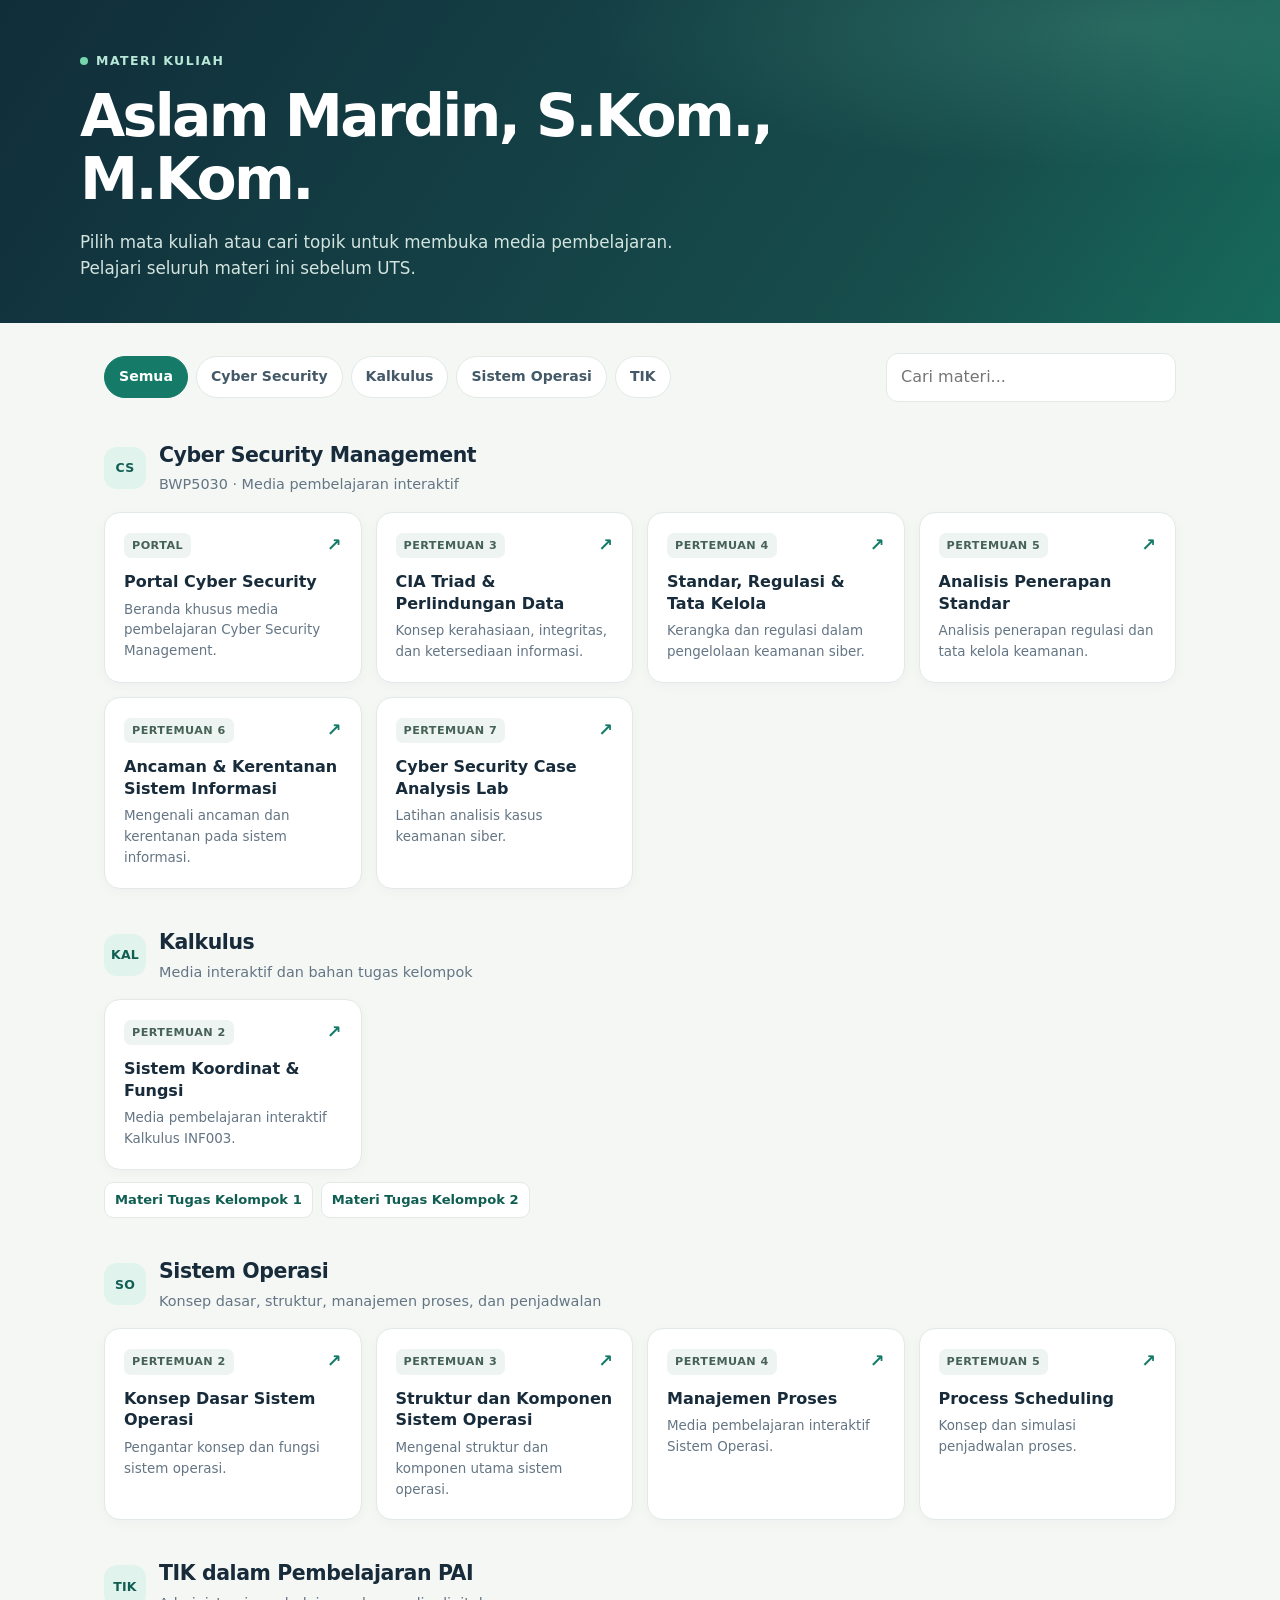
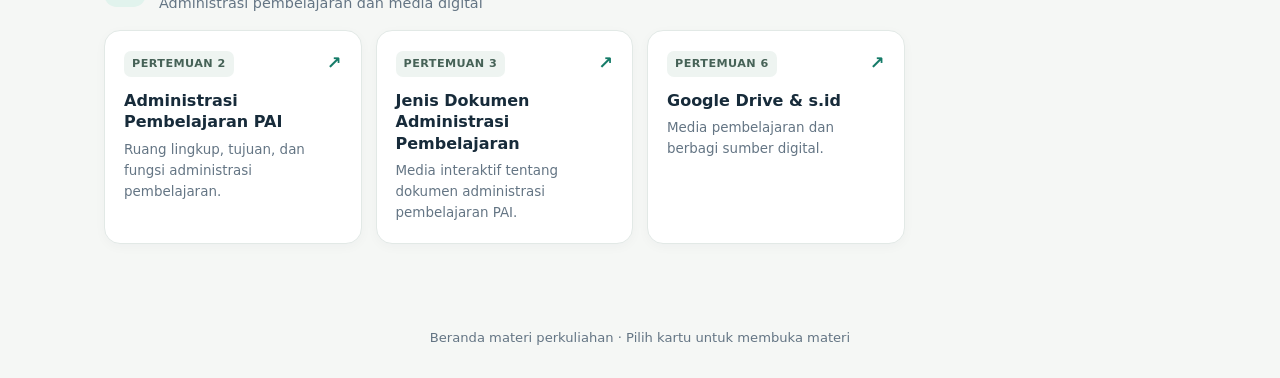
<file: index.html>
<!DOCTYPE html>
<html lang="id">
<head>
  <meta charset="UTF-8">
  <meta name="viewport" content="width=device-width, initial-scale=1.0">
  <meta name="description" content="Beranda materi perkuliahan: Cyber Security, Kalkulus, Sistem Operasi, dan TIK.">
  <title>Materi Perkuliahan | Aslam Mardin, S.Kom., M.Kom., Gr</title>
  <style>
    :root {
      color-scheme: light;
      --ink: #172b3a;
      --muted: #647584;
      --paper: #f5f7f5;
      --card: #ffffff;
      --line: #e2e9e6;
      --green: #157b68;
      --green-dark: #105e52;
      --mint: #e1f3ed;
      --shadow: 0 12px 32px rgb(23 43 58 / 7%);
    }

    * { box-sizing: border-box; }

    body {
      margin: 0;
      background: var(--paper);
      color: var(--ink);
      font-family: Inter, ui-sans-serif, system-ui, -apple-system, BlinkMacSystemFont, "Segoe UI", sans-serif;
      line-height: 1.55;
    }

    a { color: inherit; }

    .hero {
      position: relative;
      overflow: hidden;
      padding: 48px max(24px, calc((100% - 1120px) / 2)) 42px;
      background:
        radial-gradient(ellipse at 88% 8%, rgb(101 194 160 / 22%), transparent 34%),
        linear-gradient(125deg, #102d3a, #174d4c 72%, #176a5b);
      color: #fff;
    }

    .hero-inner { max-width: 1120px; margin: 0 auto; }

    .eyebrow {
      display: inline-flex;
      align-items: center;
      gap: 8px;
      margin: 0 0 14px;
      color: #b7e7d7;
      font-size: .78rem;
      font-weight: 750;
      letter-spacing: .12em;
      text-transform: uppercase;
    }

    .eyebrow::before {
      width: 8px;
      height: 8px;
      border-radius: 50%;
      background: #75d7ae;
      content: "";
    }

    h1 {
      max-width: 720px;
      margin: 0;
      font-size: clamp(2.15rem, 5vw, 3.65rem);
      letter-spacing: -.045em;
      line-height: 1.08;
    }

    .intro {
      max-width: 630px;
      margin: 18px 0 0;
      color: #d3e4df;
      font-size: 1.05rem;
    }

    main { max-width: 1120px; margin: 0 auto; padding: 30px 24px 64px; }

    .toolbar {
      display: flex;
      align-items: center;
      justify-content: space-between;
      gap: 16px;
      margin: 0 0 30px;
    }

    .filters { display: flex; flex-wrap: wrap; gap: 8px; }

    .filter {
      padding: 9px 14px;
      border: 1px solid var(--line);
      border-radius: 999px;
      background: #fff;
      color: #445967;
      cursor: pointer;
      font: inherit;
      font-size: .88rem;
      font-weight: 650;
      transition: background .18s ease, color .18s ease, border-color .18s ease;
    }

    .filter:hover, .filter[aria-pressed="true"] {
      border-color: var(--green);
      background: var(--green);
      color: #fff;
    }

    .search {
      width: min(100%, 290px);
      padding: 11px 14px;
      border: 1px solid var(--line);
      border-radius: 12px;
      outline: none;
      background: #fff;
      color: var(--ink);
      font: inherit;
    }

    .search:focus { border-color: var(--green); box-shadow: 0 0 0 3px rgb(21 123 104 / 12%); }

    .course { margin: 38px 0 0; }

    .course-heading {
      display: flex;
      align-items: center;
      gap: 13px;
      margin: 0 0 16px;
    }

    .course-mark {
      display: grid;
      width: 42px;
      height: 42px;
      flex: 0 0 42px;
      place-items: center;
      border-radius: 13px;
      background: var(--mint);
      color: var(--green-dark);
      font-size: .78rem;
      font-weight: 800;
      letter-spacing: .02em;
    }

    .course-heading h2 { margin: 0; font-size: 1.28rem; letter-spacing: -.02em; }
    .course-heading p { margin: 2px 0 0; color: var(--muted); font-size: .9rem; }

    .grid {
      display: grid;
      grid-template-columns: repeat(auto-fill, minmax(min(100%, 245px), 1fr));
      gap: 14px;
    }

    .material {
      display: flex;
      min-height: 156px;
      flex-direction: column;
      padding: 19px;
      border: 1px solid var(--line);
      border-radius: 16px;
      background: var(--card);
      box-shadow: 0 3px 12px rgb(23 43 58 / 3%);
      text-decoration: none;
      transition: transform .18s ease, border-color .18s ease, box-shadow .18s ease;
    }

    .material:hover {
      transform: translateY(-3px);
      border-color: #9acdbb;
      box-shadow: var(--shadow);
    }

    .material:focus-visible, .filter:focus-visible {
      outline: 3px solid #65c2a0;
      outline-offset: 3px;
    }

    .material-top {
      display: flex;
      align-items: center;
      justify-content: space-between;
      gap: 10px;
      margin-bottom: 12px;
    }

    .tag {
      padding: 4px 8px;
      border-radius: 7px;
      background: #eef4f1;
      color: #466257;
      font-size: .7rem;
      font-weight: 750;
      letter-spacing: .04em;
      text-transform: uppercase;
    }

    .arrow { color: var(--green); font-size: 1.1rem; font-weight: 700; }
    .material h3 { margin: 0; font-size: 1rem; line-height: 1.35; }
    .material p { margin: 7px 0 0; color: var(--muted); font-size: .84rem; }

    .supplement {
      display: flex;
      flex-wrap: wrap;
      gap: 8px;
      margin-top: 12px;
    }

    .supplement a {
      padding: 7px 10px;
      border: 1px solid var(--line);
      border-radius: 9px;
      background: #fff;
      color: var(--green-dark);
      font-size: .82rem;
      font-weight: 650;
      text-decoration: none;
    }

    .supplement a:hover { border-color: var(--green); background: var(--mint); }
    .empty { display: none; padding: 32px 16px; color: var(--muted); text-align: center; }
    .empty.visible { display: block; }
    [hidden] { display: none !important; }

    footer {
      padding: 20px 24px 30px;
      color: var(--muted);
      font-size: .82rem;
      text-align: center;
    }

    @media (max-width: 720px) {
      .hero { padding: 38px 22px 34px; }
      main { padding: 24px 18px 48px; }
      .toolbar { align-items: stretch; flex-direction: column-reverse; }
      .search { width: 100%; }
    }

    @media (prefers-reduced-motion: reduce) {
      *, *::before, *::after { scroll-behavior: auto !important; transition-duration: .01ms !important; }
    }
  </style>
</head>
<body>
  <header class="hero">
    <div class="hero-inner">
      <p class="eyebrow">Materi Kuliah</p>
      <h1>Aslam Mardin, S.Kom., M.Kom.</h1>
      <p class="intro">Pilih mata kuliah atau cari topik untuk membuka media pembelajaran. Pelajari seluruh materi ini sebelum UTS.</p>
    </div>
  </header>

  <main>
    <div class="toolbar" aria-label="Pencarian dan filter materi">
      <nav class="filters" aria-label="Filter mata kuliah">
        <button class="filter" type="button" data-filter="all" aria-pressed="true">Semua</button>
        <button class="filter" type="button" data-filter="cyber" aria-pressed="false">Cyber Security</button>
        <button class="filter" type="button" data-filter="kalkulus" aria-pressed="false">Kalkulus</button>
        <button class="filter" type="button" data-filter="so" aria-pressed="false">Sistem Operasi</button>
        <button class="filter" type="button" data-filter="tik" aria-pressed="false">TIK</button>
      </nav>
      <input class="search" id="search" type="search" placeholder="Cari materi..." aria-label="Cari materi">
    </div>

    <section class="course" data-course-section="cyber" aria-labelledby="cyber-title">
      <div class="course-heading">
        <span class="course-mark" aria-hidden="true">CS</span>
        <div>
          <h2 id="cyber-title">Cyber Security Management</h2>
          <p>BWP5030 · Media pembelajaran interaktif</p>
        </div>
      </div>
      <div class="grid">
        <a class="material" href="./cyber/index.html" data-course="cyber" data-search="portal cyber security management beranda">
          <span class="material-top"><span class="tag">Portal</span><span class="arrow" aria-hidden="true">↗</span></span>
          <h3>Portal Cyber Security</h3>
          <p>Beranda khusus media pembelajaran Cyber Security Management.</p>
        </a>
        <a class="material" href="./cyber/pertemuan-3/index.html" data-course="cyber" data-search="pertemuan 3 cia triad perlindungan data">
          <span class="material-top"><span class="tag">Pertemuan 3</span><span class="arrow" aria-hidden="true">↗</span></span>
          <h3>CIA Triad &amp; Perlindungan Data</h3>
          <p>Konsep kerahasiaan, integritas, dan ketersediaan informasi.</p>
        </a>
        <a class="material" href="./cyber/pertemuan-4/index.html" data-course="cyber" data-search="pertemuan 4 standar regulasi tata kelola keamanan siber">
          <span class="material-top"><span class="tag">Pertemuan 4</span><span class="arrow" aria-hidden="true">↗</span></span>
          <h3>Standar, Regulasi &amp; Tata Kelola</h3>
          <p>Kerangka dan regulasi dalam pengelolaan keamanan siber.</p>
        </a>
        <a class="material" href="./cyber/pertemuan-5/index.html" data-course="cyber" data-search="pertemuan 5 analisis penerapan standar regulasi tata kelola">
          <span class="material-top"><span class="tag">Pertemuan 5</span><span class="arrow" aria-hidden="true">↗</span></span>
          <h3>Analisis Penerapan Standar</h3>
          <p>Analisis penerapan regulasi dan tata kelola keamanan.</p>
        </a>
        <a class="material" href="./cyber/pertemuan-6/index.html" data-course="cyber" data-search="pertemuan 6 ancaman kerentanan sistem informasi">
          <span class="material-top"><span class="tag">Pertemuan 6</span><span class="arrow" aria-hidden="true">↗</span></span>
          <h3>Ancaman &amp; Kerentanan Sistem Informasi</h3>
          <p>Mengenali ancaman dan kerentanan pada sistem informasi.</p>
        </a>
        <a class="material" href="./cyber/pertemuan-7/cyber_security_analysis_lab.html" data-course="cyber" data-search="pertemuan 7 cyber security case analysis lab">
          <span class="material-top"><span class="tag">Pertemuan 7</span><span class="arrow" aria-hidden="true">↗</span></span>
          <h3>Cyber Security Case Analysis Lab</h3>
          <p>Latihan analisis kasus keamanan siber.</p>
        </a>
      </div>
    </section>

    <section class="course" data-course-section="kalkulus" aria-labelledby="kalkulus-title">
      <div class="course-heading">
        <span class="course-mark" aria-hidden="true">KAL</span>
        <div>
          <h2 id="kalkulus-title">Kalkulus</h2>
          <p>Media interaktif dan bahan tugas kelompok</p>
        </div>
      </div>
      <div class="grid">
        <a class="material" href="./kalkulus/pertemuan%204/kalkulus_pertemuan_2_interaktif.html" data-course="kalkulus" data-search="kalkulus pertemuan 2 sistem koordinat fungsi">
          <span class="material-top"><span class="tag">Pertemuan 2</span><span class="arrow" aria-hidden="true">↗</span></span>
          <h3>Sistem Koordinat &amp; Fungsi</h3>
          <p>Media pembelajaran interaktif Kalkulus INF003.</p>
        </a>
      </div>
      <div class="supplement" aria-label="Bahan tugas kelompok Kalkulus">
        <a href="./kalkulus/pertemuan%204/tugas%20klp/materi%20klp%20kalkulus%201.PNG">Materi Tugas Kelompok 1</a>
        <a href="./kalkulus/pertemuan%204/tugas%20klp/materi%20klp%20kalkulus%202.PNG">Materi Tugas Kelompok 2</a>
      </div>
    </section>

    <section class="course" data-course-section="so" aria-labelledby="so-title">
      <div class="course-heading">
        <span class="course-mark" aria-hidden="true">SO</span>
        <div>
          <h2 id="so-title">Sistem Operasi</h2>
          <p>Konsep dasar, struktur, manajemen proses, dan penjadwalan</p>
        </div>
      </div>
      <div class="grid">
        <a class="material" href="./so/pertemuan2/konsep_dasar_sistem_operasi.html" data-course="so" data-search="pertemuan 2 konsep dasar sistem operasi">
          <span class="material-top"><span class="tag">Pertemuan 2</span><span class="arrow" aria-hidden="true">↗</span></span>
          <h3>Konsep Dasar Sistem Operasi</h3>
          <p>Pengantar konsep dan fungsi sistem operasi.</p>
        </a>
        <a class="material" href="./so/pertemuan3/struktur_dan_komponen_sistem_operasi.html" data-course="so" data-search="pertemuan 3 struktur komponen sistem operasi">
          <span class="material-top"><span class="tag">Pertemuan 3</span><span class="arrow" aria-hidden="true">↗</span></span>
          <h3>Struktur dan Komponen Sistem Operasi</h3>
          <p>Mengenal struktur dan komponen utama sistem operasi.</p>
        </a>
        <a class="material" href="./so/petemuan4/index.html" data-course="so" data-search="pertemuan 4 manajemen proses">
          <span class="material-top"><span class="tag">Pertemuan 4</span><span class="arrow" aria-hidden="true">↗</span></span>
          <h3>Manajemen Proses</h3>
          <p>Media pembelajaran interaktif Sistem Operasi.</p>
        </a>
        <a class="material" href="./so/PERTEMUAN5/website_process_scheduling.html" data-course="so" data-search="pertemuan 5 process scheduling penjadwalan proses">
          <span class="material-top"><span class="tag">Pertemuan 5</span><span class="arrow" aria-hidden="true">↗</span></span>
          <h3>Process Scheduling</h3>
          <p>Konsep dan simulasi penjadwalan proses.</p>
        </a>
      </div>
    </section>

    <section class="course" data-course-section="tik" aria-labelledby="tik-title">
      <div class="course-heading">
        <span class="course-mark" aria-hidden="true">TIK</span>
        <div>
          <h2 id="tik-title">TIK dalam Pembelajaran PAI</h2>
          <p>Administrasi pembelajaran dan media digital</p>
        </div>
      </div>
      <div class="grid">
        <a class="material" href="./TIK/pertemuan2/presentasi_web_tik_pai_pertemuan_2.html" data-course="tik" data-search="pertemuan 2 ruang lingkup tujuan fungsi administrasi pembelajaran pai">
          <span class="material-top"><span class="tag">Pertemuan 2</span><span class="arrow" aria-hidden="true">↗</span></span>
          <h3>Administrasi Pembelajaran PAI</h3>
          <p>Ruang lingkup, tujuan, dan fungsi administrasi pembelajaran.</p>
        </a>
        <a class="material" href="./TIK/pertemuan3/website_pembelajaran_interaktif_pai_pertemuan_3.html" data-course="tik" data-search="pertemuan 3 jenis dokumen administrasi pembelajaran pai">
          <span class="material-top"><span class="tag">Pertemuan 3</span><span class="arrow" aria-hidden="true">↗</span></span>
          <h3>Jenis Dokumen Administrasi Pembelajaran</h3>
          <p>Media interaktif tentang dokumen administrasi pembelajaran PAI.</p>
        </a>
        <a class="material" href="./TIK/pertemuan6/media_pembelajaran_interaktif_google_drive_s_id.html" data-course="tik" data-search="pertemuan 6 google drive s.id media pembelajaran interaktif">
          <span class="material-top"><span class="tag">Pertemuan 6</span><span class="arrow" aria-hidden="true">↗</span></span>
          <h3>Google Drive &amp; s.id</h3>
          <p>Media pembelajaran dan berbagi sumber digital.</p>
        </a>
      </div>
    </section>

    <p class="empty" id="empty">Materi tidak ditemukan. Coba kata kunci lain.</p>
  </main>

  <footer>Beranda materi perkuliahan · Pilih kartu untuk membuka materi</footer>

  <script>
    const filterButtons = document.querySelectorAll(".filter");
    const searchInput = document.querySelector("#search");
    const materials = document.querySelectorAll(".material");
    const sections = document.querySelectorAll(".course");
    const emptyMessage = document.querySelector("#empty");
    let activeFilter = "all";

    function updateMaterials() {
      const query = searchInput.value.trim().toLocaleLowerCase("id");
      let visibleCount = 0;

      materials.forEach((material) => {
        const matchesCourse = activeFilter === "all" || material.dataset.course === activeFilter;
        const searchableText = `${material.dataset.search} ${material.textContent}`.toLocaleLowerCase("id");
        const matchesSearch = searchableText.includes(query);
        const isVisible = matchesCourse && matchesSearch;
        material.hidden = !isVisible;
        if (isVisible) visibleCount += 1;
      });

      sections.forEach((section) => {
        const hasVisibleMaterial = [...section.querySelectorAll(".material")].some((material) => !material.hidden);
        section.hidden = !hasVisibleMaterial;
      });
      emptyMessage.classList.toggle("visible", visibleCount === 0);
    }

    filterButtons.forEach((button) => {
      button.addEventListener("click", () => {
        activeFilter = button.dataset.filter;
        filterButtons.forEach((filter) => {
          filter.setAttribute("aria-pressed", String(filter === button));
        });
        updateMaterials();
      });
    });

    searchInput.addEventListener("input", updateMaterials);
  </script>
</body>
</html>
</file>
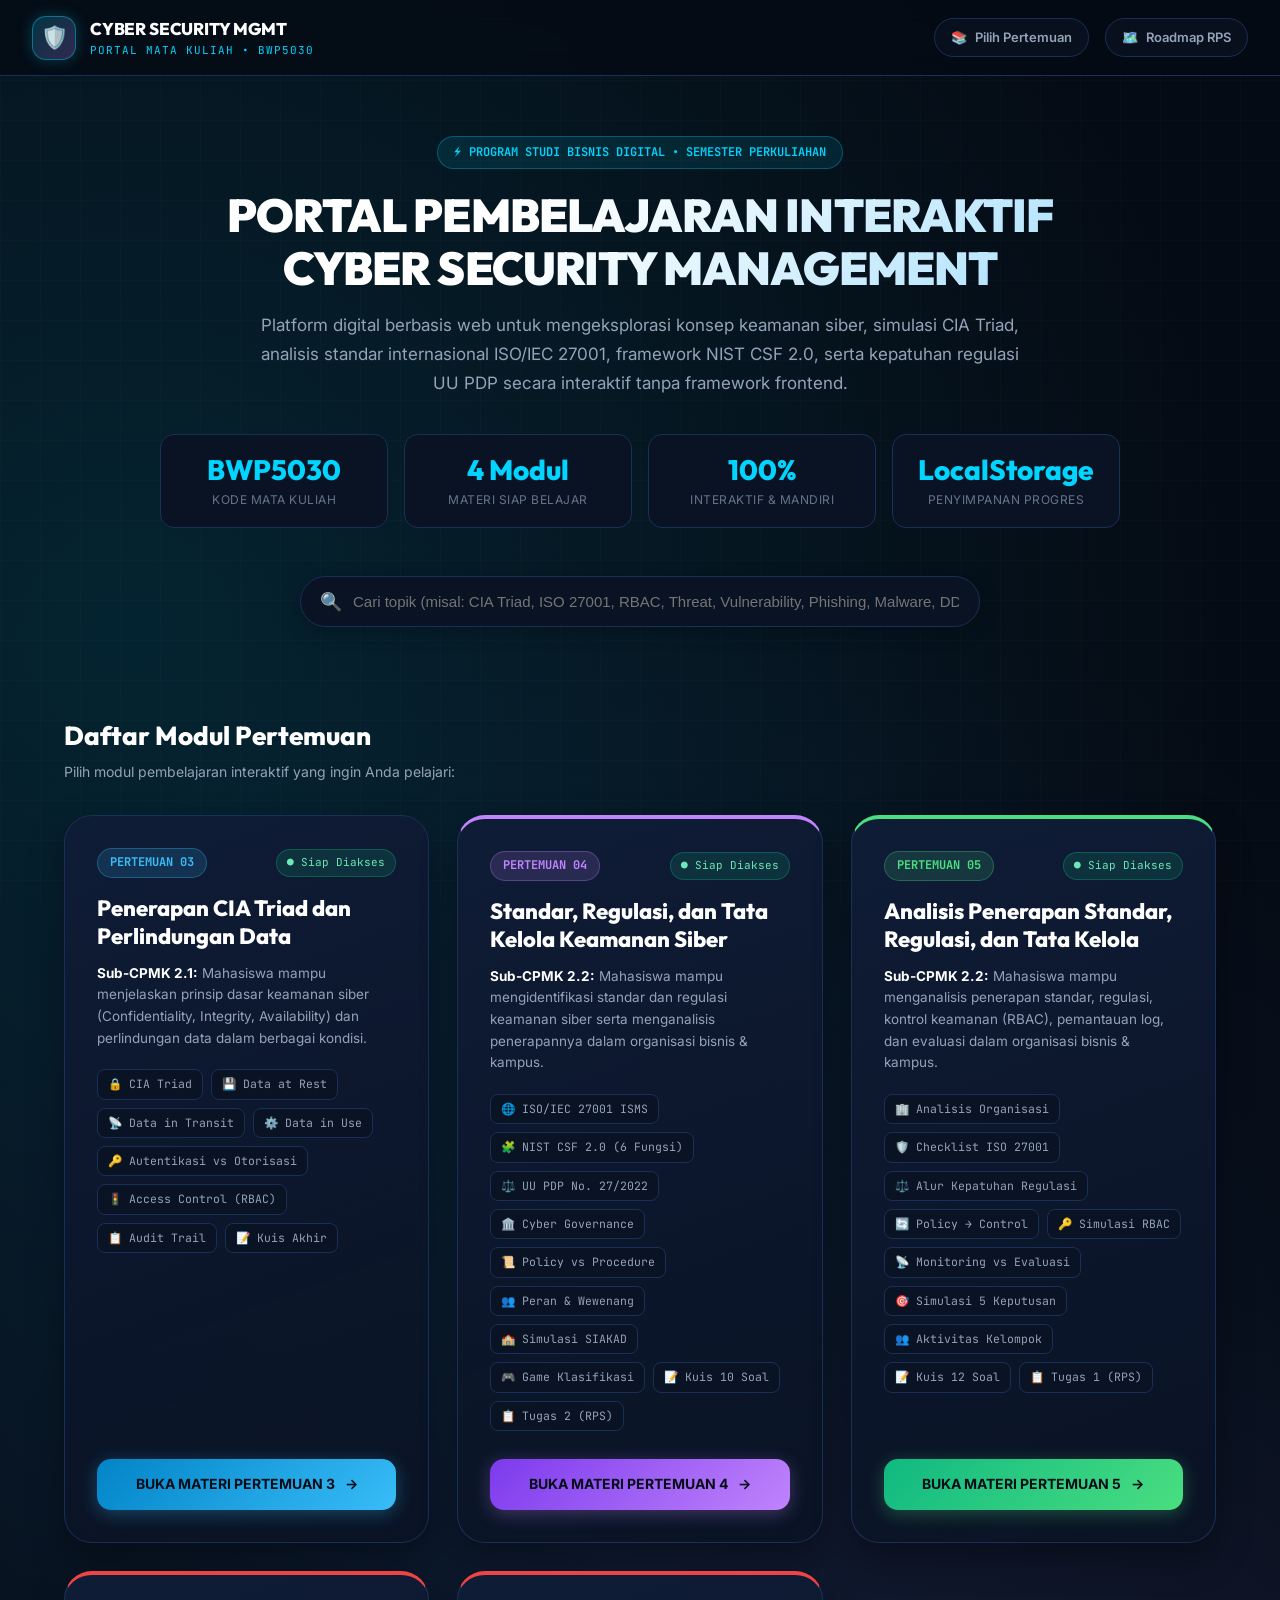
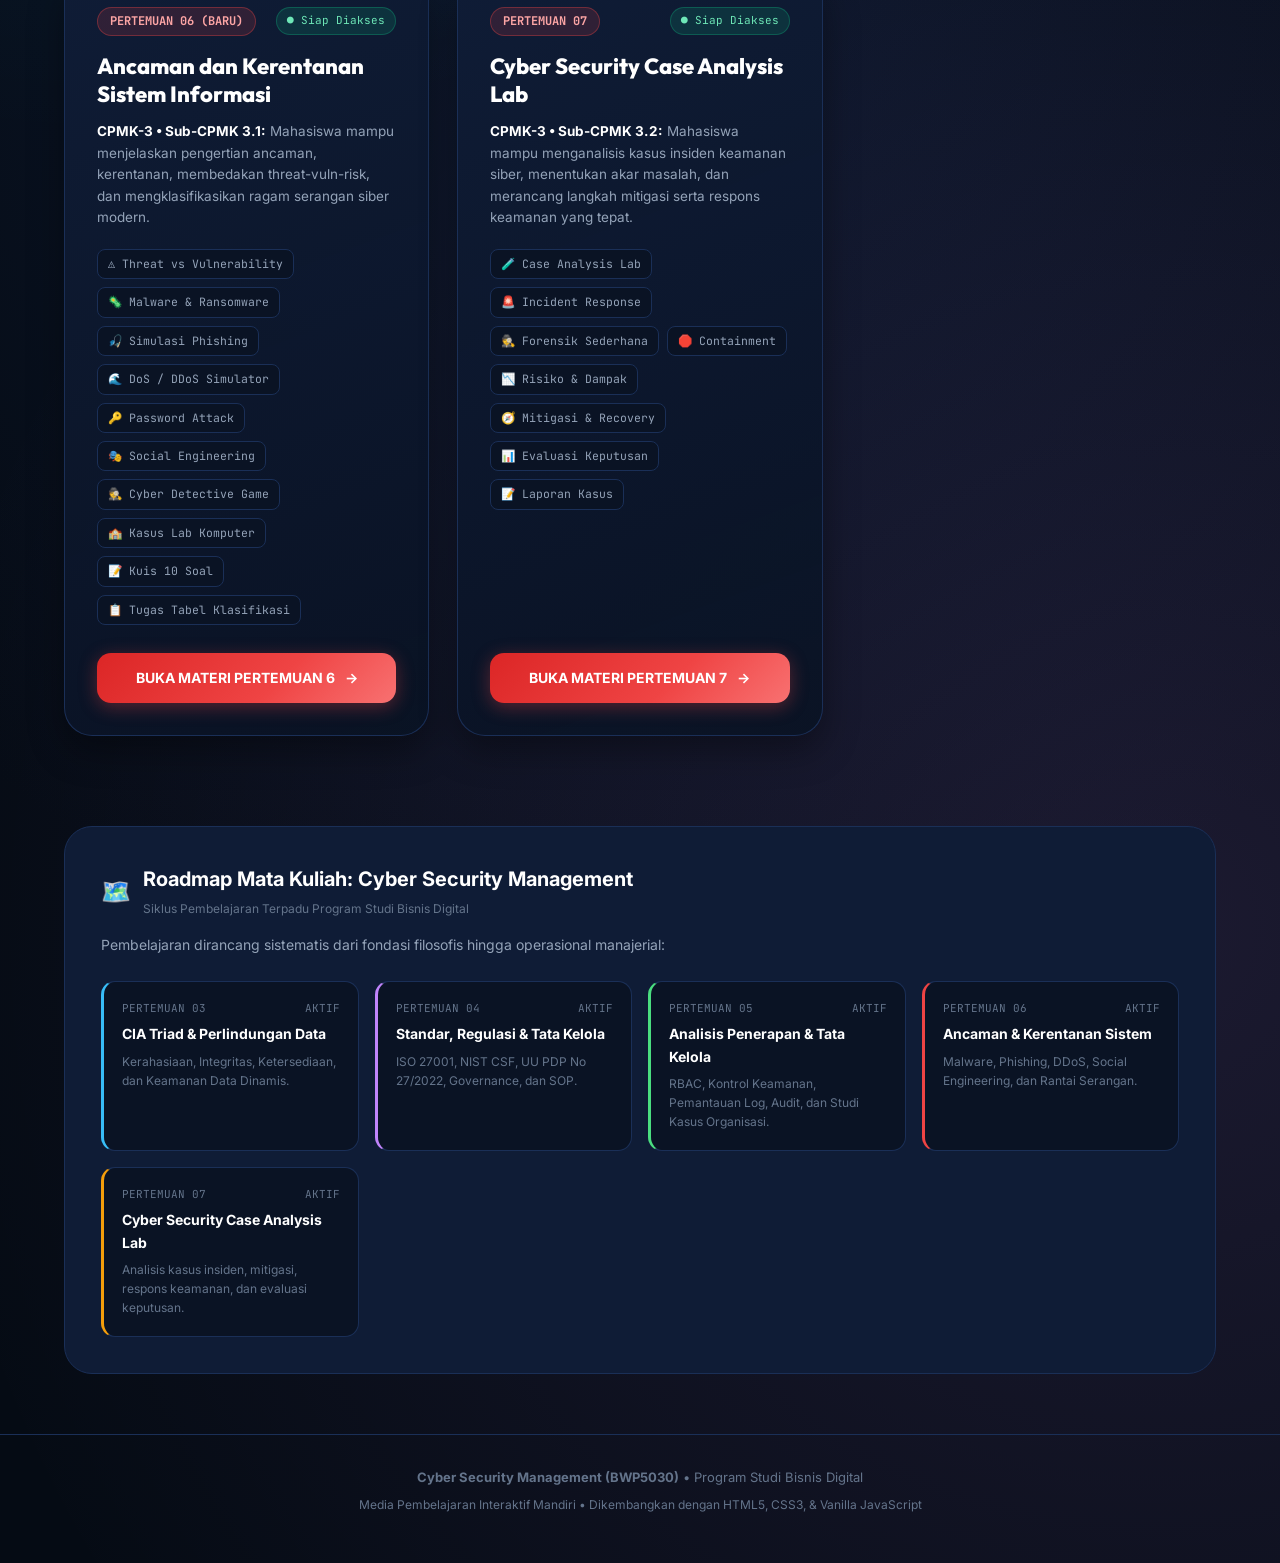
<file: cyber/index.html>
<!DOCTYPE html>
<html lang="id">
<head>
  <meta charset="UTF-8" />
  <meta name="viewport" content="width=device-width, initial-scale=1.0" />
  <title>Portal Media Pembelajaran Interaktif | Cyber Security Management (BWP5030)</title>
  <meta name="description" content="Portal Pusat Modul Pembelajaran Interaktif Cyber Security Management (BWP5030) - Program Studi Bisnis Digital. Akses Pertemuan 3, Pertemuan 4, simulasi, studi kasus, dan kuis." />
  <link rel="stylesheet" href="style.css" />
  <link rel="icon" href="data:image/svg+xml,<svg xmlns='http://www.w3.org/2000/svg' viewBox='0 0 100 100'><text y='.9em' font-size='90'>🛡️</text></svg>" />
</head>
<body>

  <!-- Cyber Grid Background -->
  <div class="cyber-grid-overlay" aria-hidden="true"></div>

  <!-- Header / Navigation -->
  <header class="portal-header">
    <a href="index.html" class="brand-wrapper">
      <div class="brand-shield" aria-hidden="true">🛡️</div>
      <div>
        <div class="brand-title">CYBER SECURITY MGMT</div>
        <div class="brand-badge">PORTAL MATA KULIAH • BWP5030</div>
      </div>
    </a>

    <nav class="nav-links" aria-label="Menu navigasi cepat">
      <a href="#pilih-pertemuan" class="nav-pill-link">
        <span>📚</span> <span>Pilih Pertemuan</span>
      </a>
      <a href="#kurikulum" class="nav-pill-link">
        <span>🗺️</span> <span>Roadmap RPS</span>
      </a>
    </nav>
  </header>

  <div class="container">

    <!-- Hero Section -->
    <section class="portal-hero">
      <div class="hero-pill-badge">
        <span>⚡</span> PROGRAM STUDI BISNIS DIGITAL • SEMESTER PERKULIAHAN
      </div>
      <h1>PORTAL PEMBELAJARAN INTERAKTIF<br>CYBER SECURITY MANAGEMENT</h1>
      <p>
        Platform digital berbasis web untuk mengeksplorasi konsep keamanan siber, simulasi CIA Triad, analisis standar internasional ISO/IEC 27001, framework NIST CSF 2.0, serta kepatuhan regulasi UU PDP secara interaktif tanpa framework frontend.
      </p>

      <!-- Quick Metrics Statistics -->
      <div class="portal-stats-row">
        <div class="stat-item">
          <div class="stat-val">BWP5030</div>
          <div class="stat-label">Kode Mata Kuliah</div>
        </div>
        <div class="stat-item">
          <div class="stat-val">4 Modul</div>
          <div class="stat-label">Materi Siap Belajar</div>
        </div>
        <div class="stat-item">
          <div class="stat-val">100%</div>
          <div class="stat-label">Interaktif & Mandiri</div>
        </div>
        <div class="stat-item">
          <div class="stat-val">LocalStorage</div>
          <div class="stat-label">Penyimpanan Progres</div>
        </div>
      </div>

      <!-- Live Search & Filter -->
      <div class="search-filter-box">
        <span class="search-icon-pos">🔍</span>
        <input 
          type="text" 
          id="topicSearchInput" 
          class="search-input" 
          placeholder="Cari topik (misal: CIA Triad, ISO 27001, RBAC, Threat, Vulnerability, Phishing, Malware, DDoS)..." 
          aria-label="Cari topik pembelajaran"
        />
      </div>
    </section>

    <!-- Meeting Selection Section -->
    <section id="pilih-pertemuan" style="padding-bottom: 30px;">
      <div class="section-title-wrap">
        <div>
          <h2 class="section-main-title">Daftar Modul Pertemuan</h2>
          <p style="font-size:14px; color:var(--text-secondary); margin-top:4px;">
            Pilih modul pembelajaran interaktif yang ingin Anda pelajari:
          </p>
        </div>
      </div>

      <div class="meetings-grid" id="meetingsGrid">

        <!-- CARD: PERTEMUAN 03 -->
        <article class="meeting-card p3-theme" data-search="pertemuan 3 cia triad kerahasiaan integritas ketersediaan perlindungan data confidentiality integrity availability encryption hashing mfa rbac siakad toko online">
          <div>
            <div class="meeting-top-meta">
              <span class="meeting-num-badge p3-num">PERTEMUAN 03</span>
              <span class="status-badge-ready">● Siap Diakses</span>
            </div>

            <h3 class="meeting-title">Penerapan CIA Triad dan Perlindungan Data</h3>

            <p class="meeting-subcpmk">
              <strong>Sub-CPMK 2.1:</strong> Mahasiswa mampu menjelaskan prinsip dasar keamanan siber (Confidentiality, Integrity, Availability) dan perlindungan data dalam berbagai kondisi.
            </p>

            <div class="topics-tag-wrap">
              <span class="topic-tag">🔒 CIA Triad</span>
              <span class="topic-tag">💾 Data at Rest</span>
              <span class="topic-tag">📡 Data in Transit</span>
              <span class="topic-tag">⚙️ Data in Use</span>
              <span class="topic-tag">🔑 Autentikasi vs Otorisasi</span>
              <span class="topic-tag">🚦 Access Control (RBAC)</span>
              <span class="topic-tag">📋 Audit Trail</span>
              <span class="topic-tag">📝 Kuis Akhir</span>
            </div>
          </div>

          <a href="./pertemuan-3/index.html" class="btn-open-module btn-p3">
            <span>BUKA MATERI PERTEMUAN 3</span>
            <span>→</span>
          </a>
        </article>

        <!-- CARD: PERTEMUAN 04 -->
        <article class="meeting-card p4-theme" data-search="pertemuan 4 standar regulasi tata kelola governance iso 27001 isms nist csf framework uu pdp uu no 27 tahun 2022 policy procedure sop tugas 2 siakad studi kasus">
          <div>
            <div class="meeting-top-meta">
              <span class="meeting-num-badge p4-num">PERTEMUAN 04</span>
              <span class="status-badge-ready">● Siap Diakses</span>
            </div>

            <h3 class="meeting-title">Standar, Regulasi, dan Tata Kelola Keamanan Siber</h3>

            <p class="meeting-subcpmk">
              <strong>Sub-CPMK 2.2:</strong> Mahasiswa mampu mengidentifikasi standar dan regulasi keamanan siber serta menganalisis penerapannya dalam organisasi bisnis & kampus.
            </p>

            <div class="topics-tag-wrap">
              <span class="topic-tag">🌐 ISO/IEC 27001 ISMS</span>
              <span class="topic-tag">🧩 NIST CSF 2.0 (6 Fungsi)</span>
              <span class="topic-tag">⚖️ UU PDP No. 27/2022</span>
              <span class="topic-tag">🏛️ Cyber Governance</span>
              <span class="topic-tag">📜 Policy vs Procedure</span>
              <span class="topic-tag">👥 Peran & Wewenang</span>
              <span class="topic-tag">🏫 Simulasi SIAKAD</span>
              <span class="topic-tag">🎮 Game Klasifikasi</span>
              <span class="topic-tag">📝 Kuis 10 Soal</span>
              <span class="topic-tag">📋 Tugas 2 (RPS)</span>
            </div>
          </div>

          <a href="./pertemuan-4/index.html" class="btn-open-module btn-p4">
            <span>BUKA MATERI PERTEMUAN 4</span>
            <span>→</span>
          </a>
        </article>

        <!-- CARD: PERTEMUAN 05 -->
        <article class="meeting-card p5-theme" data-search="pertemuan 5 analisis penerapan standar regulasi tata kelola governance policy procedure control rbac access control monitoring evaluasi studi kasus kampus simulasi keputusan kuis 12 soal tugas 1">
          <div>
            <div class="meeting-top-meta">
              <span class="meeting-num-badge p5-num">PERTEMUAN 05</span>
              <span class="status-badge-ready">● Siap Diakses</span>
            </div>

            <h3 class="meeting-title">Analisis Penerapan Standar, Regulasi, dan Tata Kelola</h3>

            <p class="meeting-subcpmk">
              <strong>Sub-CPMK 2.2:</strong> Mahasiswa mampu menganalisis penerapan standar, regulasi, kontrol keamanan (RBAC), pemantauan log, dan evaluasi dalam organisasi bisnis & kampus.
            </p>

            <div class="topics-tag-wrap">
              <span class="topic-tag">🏢 Analisis Organisasi</span>
              <span class="topic-tag">🛡️ Checklist ISO 27001</span>
              <span class="topic-tag">⚖️ Alur Kepatuhan Regulasi</span>
              <span class="topic-tag">🔄 Policy → Control</span>
              <span class="topic-tag">🔑 Simulasi RBAC</span>
              <span class="topic-tag">📡 Monitoring vs Evaluasi</span>
              <span class="topic-tag">🎯 Simulasi 5 Keputusan</span>
              <span class="topic-tag">👥 Aktivitas Kelompok</span>
              <span class="topic-tag">📝 Kuis 12 Soal</span>
              <span class="topic-tag">📋 Tugas 1 (RPS)</span>
            </div>
          </div>

          <a href="./pertemuan-5/index.html" class="btn-open-module btn-p5">
            <span>BUKA MATERI PERTEMUAN 5</span>
            <span>→</span>
          </a>
        </article>

        <!-- CARD: PERTEMUAN 06 -->
        <article class="meeting-card p6-theme" data-search="pertemuan 6 ancaman kerentanan threat vulnerability risk impact malware ransomware phishing dos ddos social engineering password attack brute force insider threat cyber detective lab komputer kuis 10 soal">
          <div>
            <div class="meeting-top-meta">
              <span class="meeting-num-badge p6-num">PERTEMUAN 06 (BARU)</span>
              <span class="status-badge-ready">● Siap Diakses</span>
            </div>

            <h3 class="meeting-title">Ancaman dan Kerentanan Sistem Informasi</h3>

            <p class="meeting-subcpmk">
              <strong>CPMK-3 • Sub-CPMK 3.1:</strong> Mahasiswa mampu menjelaskan pengertian ancaman, kerentanan, membedakan threat-vuln-risk, dan mengklasifikasikan ragam serangan siber modern.
            </p>

            <div class="topics-tag-wrap">
              <span class="topic-tag">⚠️ Threat vs Vulnerability</span>
              <span class="topic-tag">🦠 Malware & Ransomware</span>
              <span class="topic-tag">🎣 Simulasi Phishing</span>
              <span class="topic-tag">🌊 DoS / DDoS Simulator</span>
              <span class="topic-tag">🔑 Password Attack</span>
              <span class="topic-tag">🎭 Social Engineering</span>
              <span class="topic-tag">🕵️ Cyber Detective Game</span>
              <span class="topic-tag">🏫 Kasus Lab Komputer</span>
              <span class="topic-tag">📝 Kuis 10 Soal</span>
              <span class="topic-tag">📋 Tugas Tabel Klasifikasi</span>
            </div>
          </div>

          <a href="./pertemuan-6/index.html" class="btn-open-module btn-p6">
            <span>BUKA MATERI PERTEMUAN 6</span>
            <span>→</span>
          </a>
        </article>

        <!-- CARD: PERTEMUAN 07 -->
        <article class="meeting-card p6-theme" data-search="pertemuan 7 cyber security case analysis lab analisis kasus insiden security incident response mitigasi risiko containment forensics laporan evaluasi akhir tugas">
          <div>
            <div class="meeting-top-meta">
              <span class="meeting-num-badge p6-num">PERTEMUAN 07</span>
              <span class="status-badge-ready">● Siap Diakses</span>
            </div>

            <h3 class="meeting-title">Cyber Security Case Analysis Lab</h3>

            <p class="meeting-subcpmk">
              <strong>CPMK-3 • Sub-CPMK 3.2:</strong> Mahasiswa mampu menganalisis kasus insiden keamanan siber, menentukan akar masalah, dan merancang langkah mitigasi serta respons keamanan yang tepat.
            </p>

            <div class="topics-tag-wrap">
              <span class="topic-tag">🧪 Case Analysis Lab</span>
              <span class="topic-tag">🚨 Incident Response</span>
              <span class="topic-tag">🕵️ Forensik Sederhana</span>
              <span class="topic-tag">🛑 Containment</span>
              <span class="topic-tag">📉 Risiko & Dampak</span>
              <span class="topic-tag">🧭 Mitigasi & Recovery</span>
              <span class="topic-tag">📊 Evaluasi Keputusan</span>
              <span class="topic-tag">📝 Laporan Kasus</span>
            </div>
          </div>

          <a href="./pertemuan-7/cyber_security_analysis_lab.html" class="btn-open-module btn-p6">
            <span>BUKA MATERI PERTEMUAN 7</span>
            <span>→</span>
          </a>
        </article>

      </div>
    </section>

    <!-- Roadmap & Syllabus Info Section -->
    <section id="kurikulum" class="syllabus-card">
      <div style="display:flex; align-items:center; gap:12px; margin-bottom:12px;">
        <span style="font-size:24px;">🗺️</span>
        <div>
          <h3 style="font-size:20px; color:var(--text-white);">Roadmap Mata Kuliah: Cyber Security Management</h3>
          <span style="font-size:12px; color:var(--text-muted);">Siklus Pembelajaran Terpadu Program Studi Bisnis Digital</span>
        </div>
      </div>

      <p style="font-size:14px; color:var(--text-secondary); line-height:1.7;">
        Pembelajaran dirancang sistematis dari fondasi filosofis hingga operasional manajerial:
      </p>

      <div class="syllabus-grid">
        <div class="syllabus-item" style="border-left:3px solid var(--blue-cia);">
          <div class="syllabus-item-header">
            <span>PERTEMUAN 03</span>
            <span style="color:var(--success);">AKTIF</span>
          </div>
          <div class="syllabus-item-title">CIA Triad & Perlindungan Data</div>
          <p style="font-size:12px; color:var(--text-muted); margin-top:6px;">Kerahasiaan, Integritas, Ketersediaan, dan Keamanan Data Dinamis.</p>
        </div>

        <div class="syllabus-item" style="border-left:3px solid var(--purple-gov);">
          <div class="syllabus-item-header">
            <span>PERTEMUAN 04</span>
            <span style="color:var(--success);">AKTIF</span>
          </div>
          <div class="syllabus-item-title">Standar, Regulasi & Tata Kelola</div>
          <p style="font-size:12px; color:var(--text-muted); margin-top:6px;">ISO 27001, NIST CSF, UU PDP No 27/2022, Governance, dan SOP.</p>
        </div>

        <div class="syllabus-item" style="border-left:3px solid var(--green-nist);">
          <div class="syllabus-item-header">
            <span>PERTEMUAN 05</span>
            <span style="color:var(--success);">AKTIF</span>
          </div>
          <div class="syllabus-item-title">Analisis Penerapan & Tata Kelola</div>
          <p style="font-size:12px; color:var(--text-muted); margin-top:6px;">RBAC, Kontrol Keamanan, Pemantauan Log, Audit, dan Studi Kasus Organisasi.</p>
        </div>

        <div class="syllabus-item" style="border-left:3px solid #ef4444;">
          <div class="syllabus-item-header">
            <span>PERTEMUAN 06</span>
            <span style="color:var(--success);">AKTIF</span>
          </div>
          <div class="syllabus-item-title">Ancaman & Kerentanan Sistem</div>
          <p style="font-size:12px; color:var(--text-muted); margin-top:6px;">Malware, Phishing, DDoS, Social Engineering, dan Rantai Serangan.</p>
        </div>

        <div class="syllabus-item" style="border-left:3px solid #f59e0b;">
          <div class="syllabus-item-header">
            <span>PERTEMUAN 07</span>
            <span style="color:var(--success);">AKTIF</span>
          </div>
          <div class="syllabus-item-title">Cyber Security Case Analysis Lab</div>
          <p style="font-size:12px; color:var(--text-muted); margin-top:6px;">Analisis kasus insiden, mitigasi, respons keamanan, dan evaluasi keputusan.</p>
        </div>
      </div>
    </section>

  </div>

  <!-- Footer -->
  <footer class="portal-footer">
    <div class="container">
      <p style="margin-bottom:8px;">
        <strong>Cyber Security Management (BWP5030)</strong> • Program Studi Bisnis Digital
      </p>
      <p style="font-size:12px;">
        Media Pembelajaran Interaktif Mandiri • Dikembangkan dengan HTML5, CSS3, & Vanilla JavaScript
      </p>
    </div>
  </footer>

  <script src="script.js"></script>
</body>
</html>
</file>
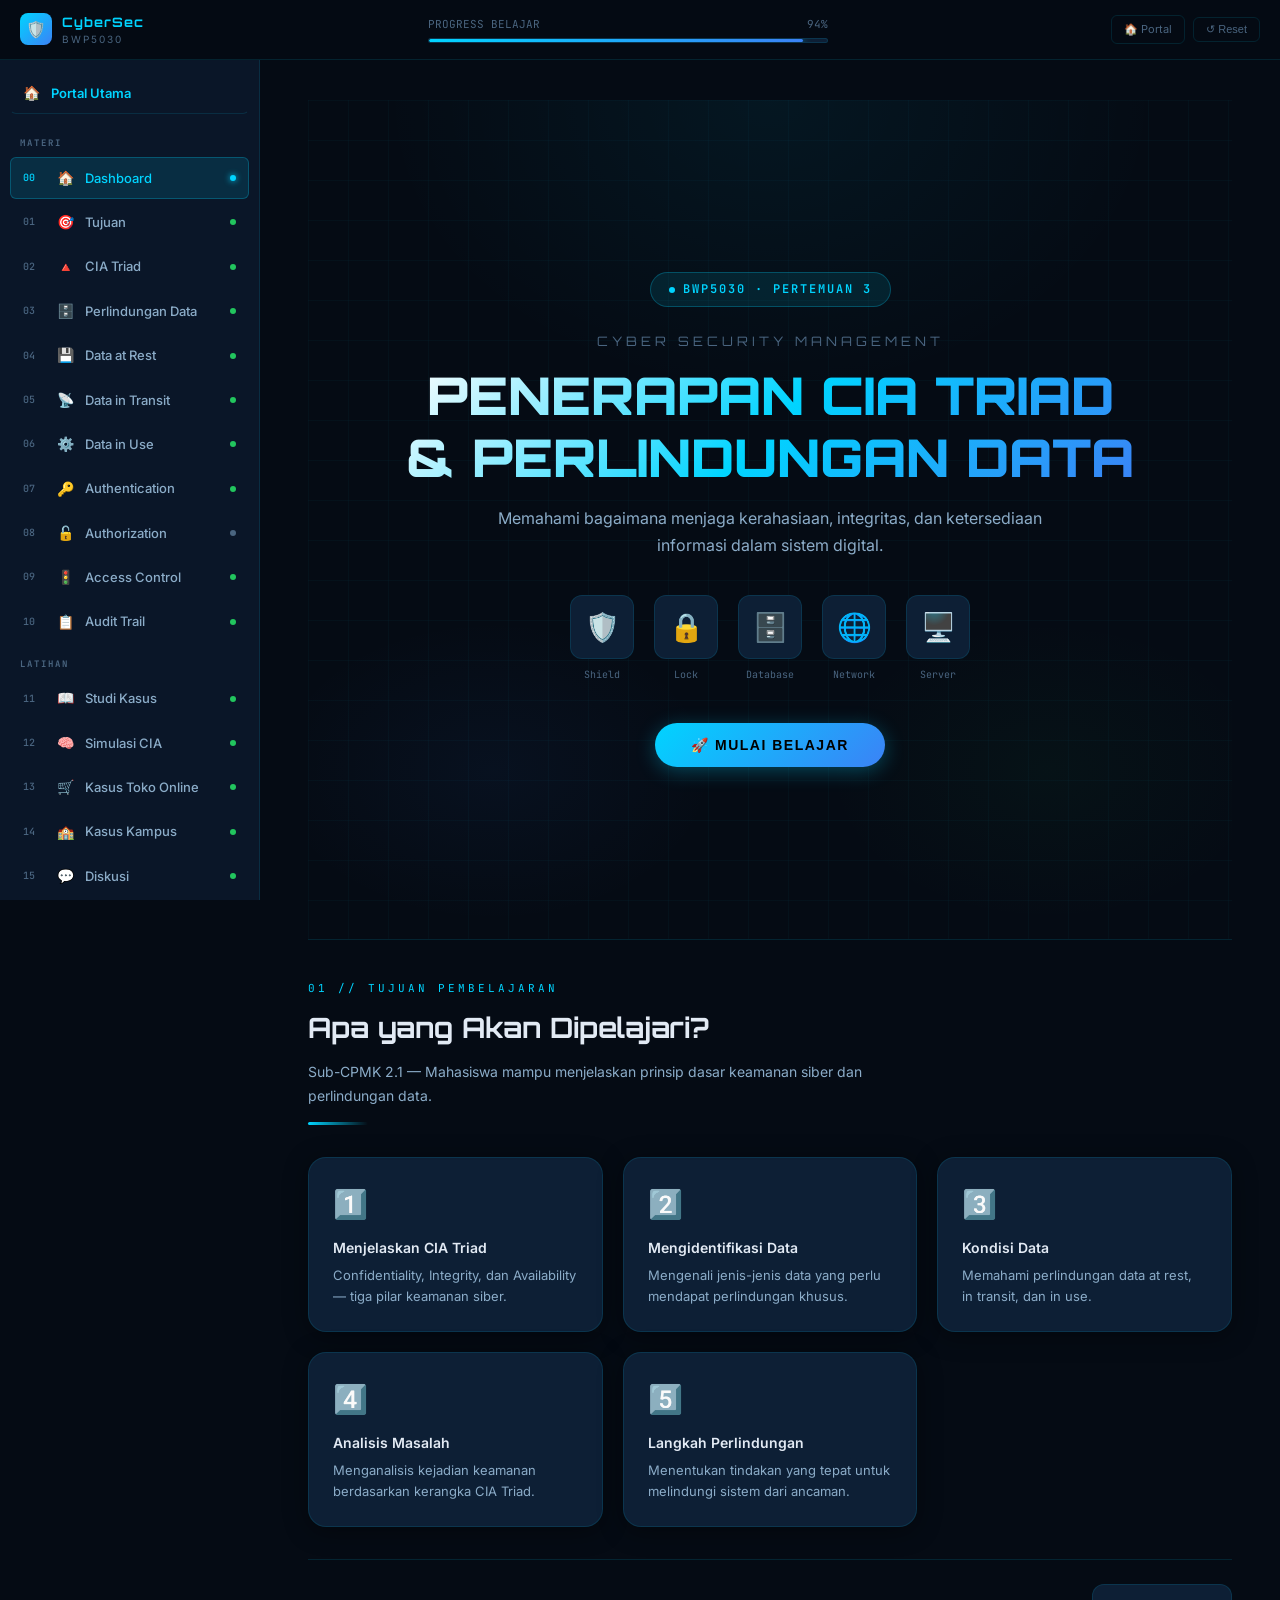
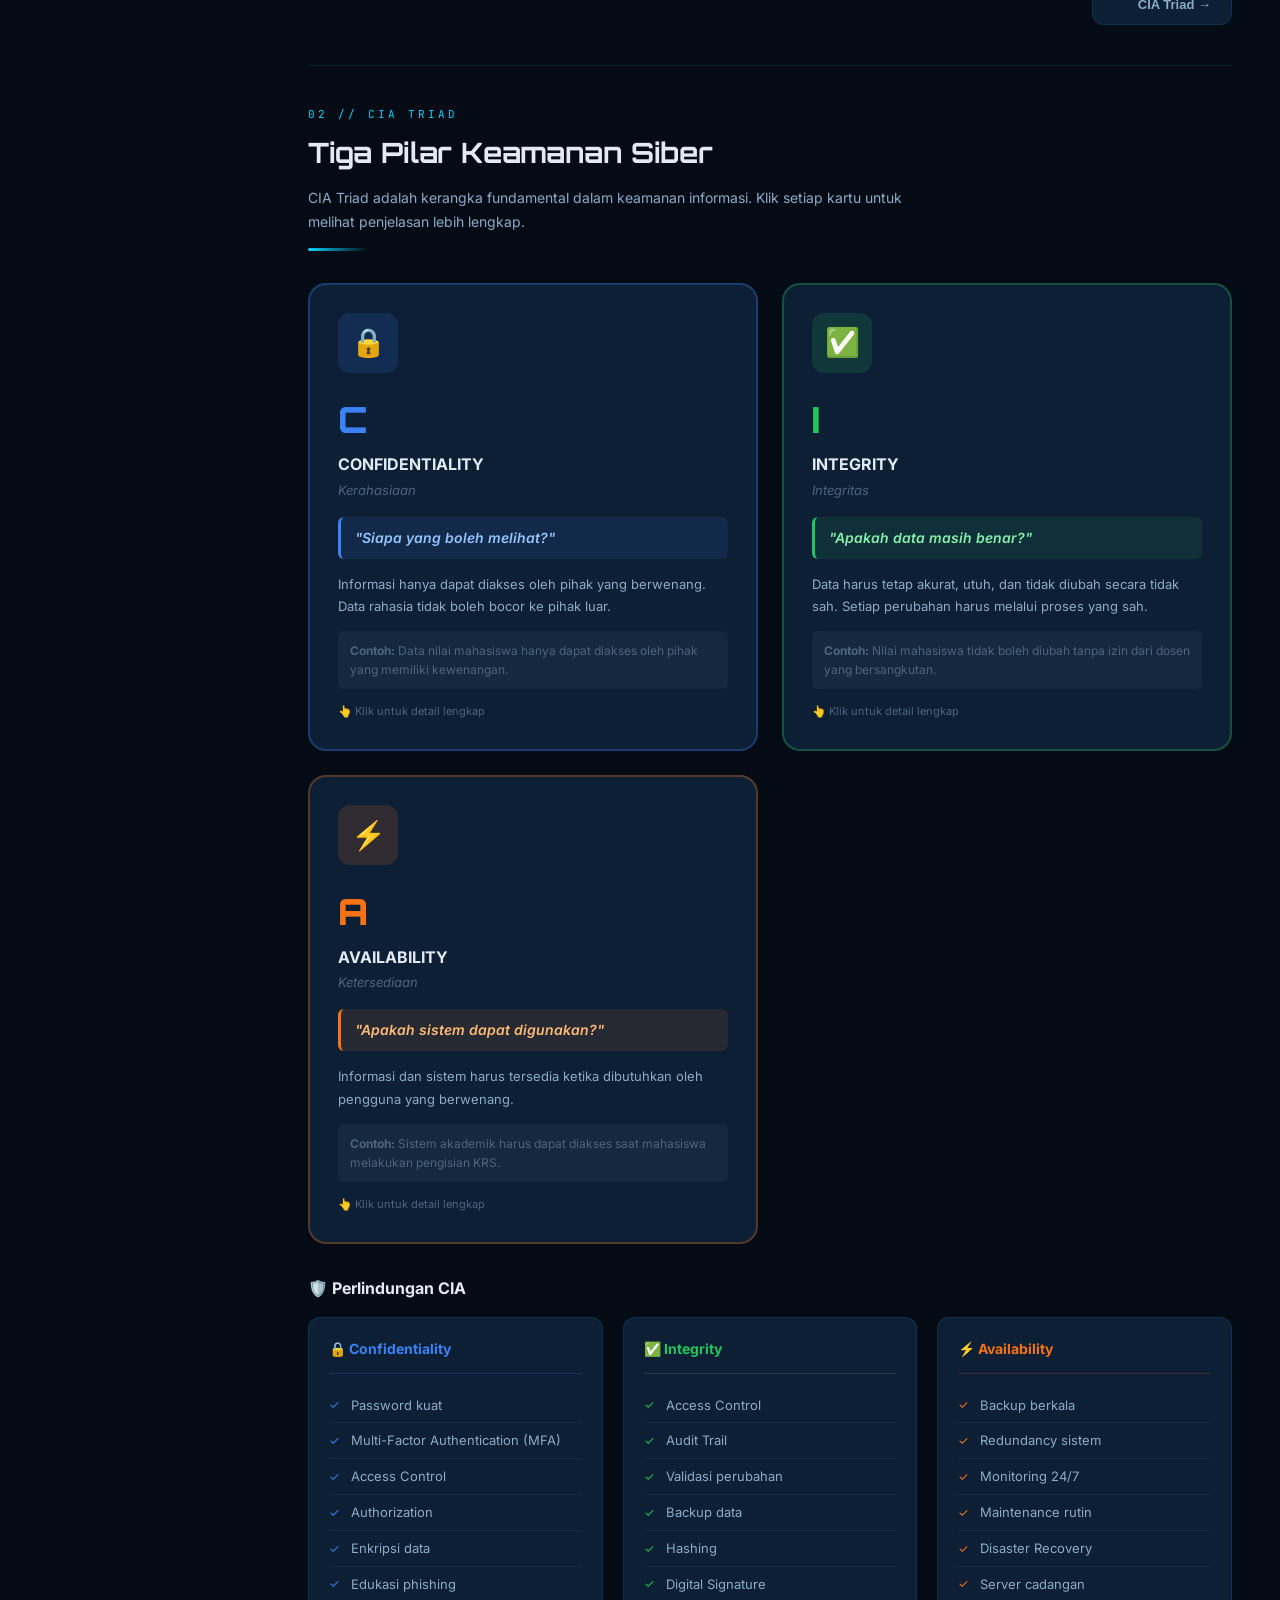
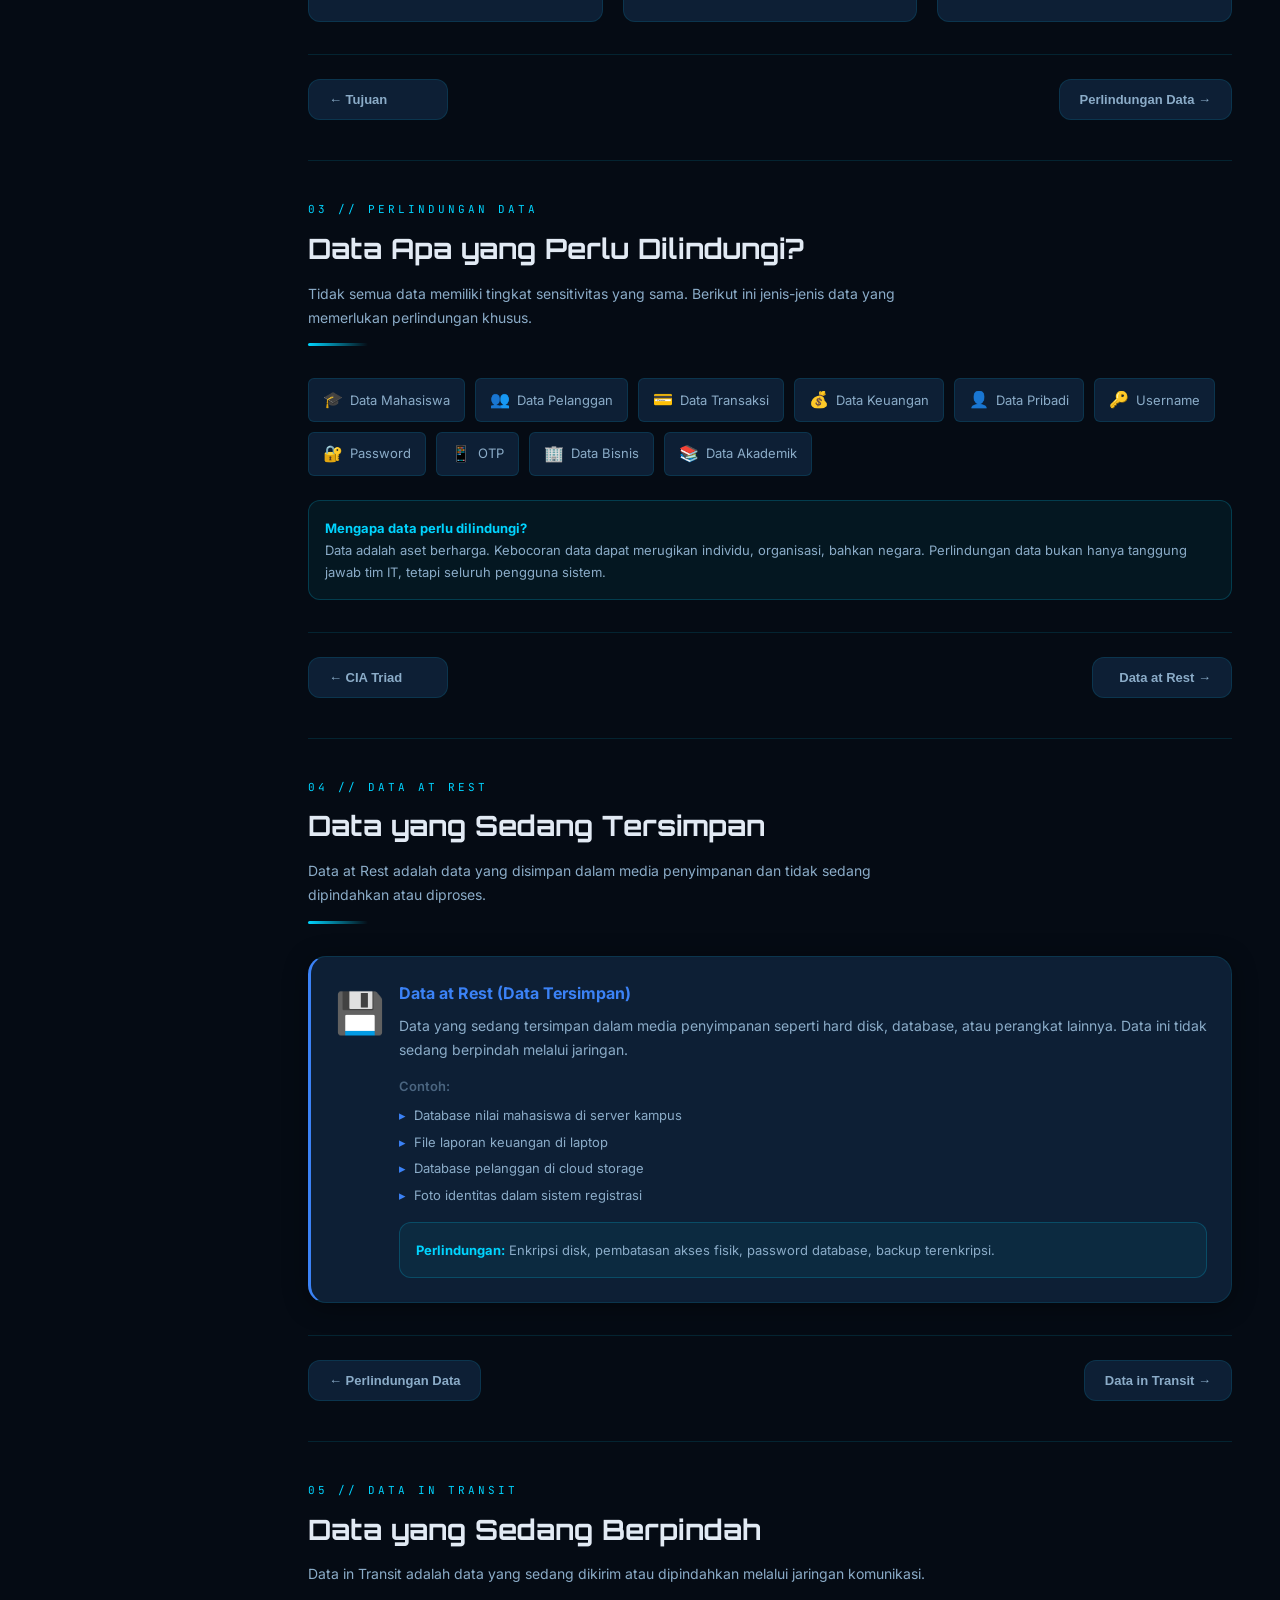
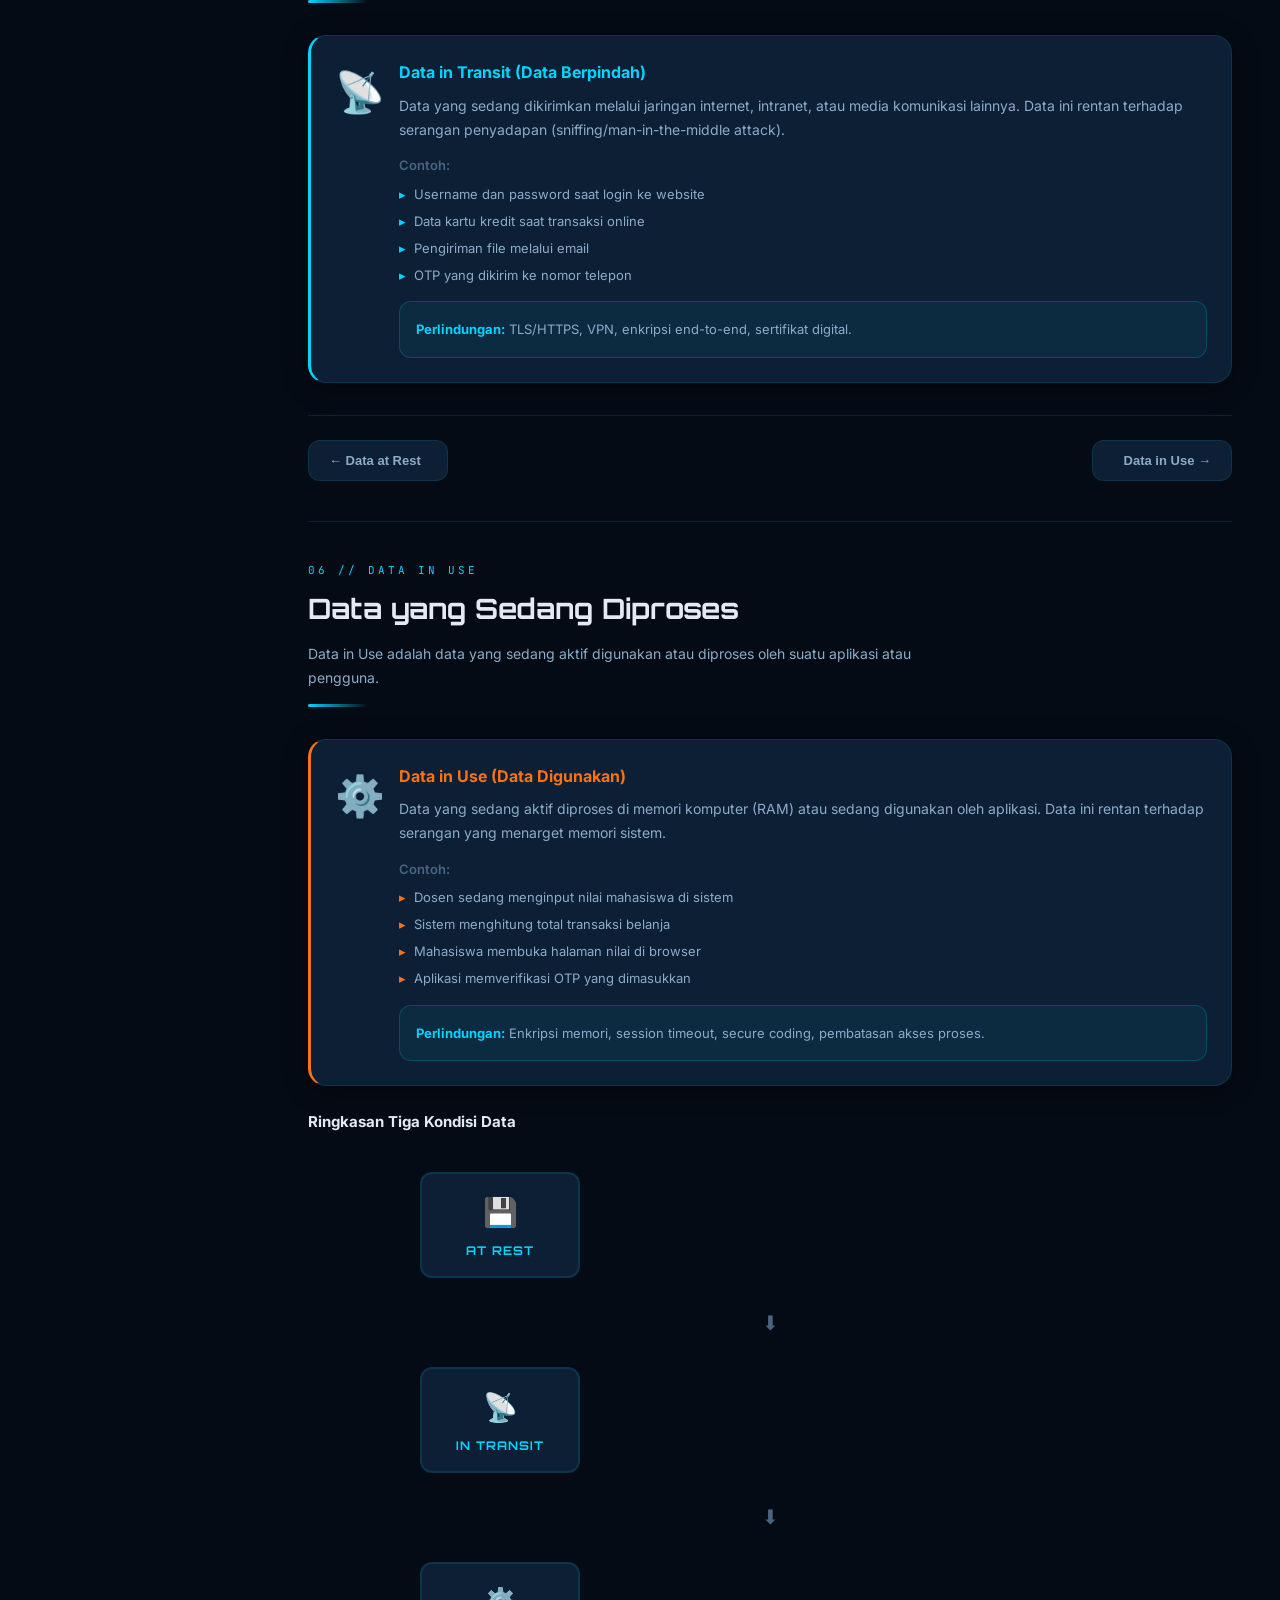
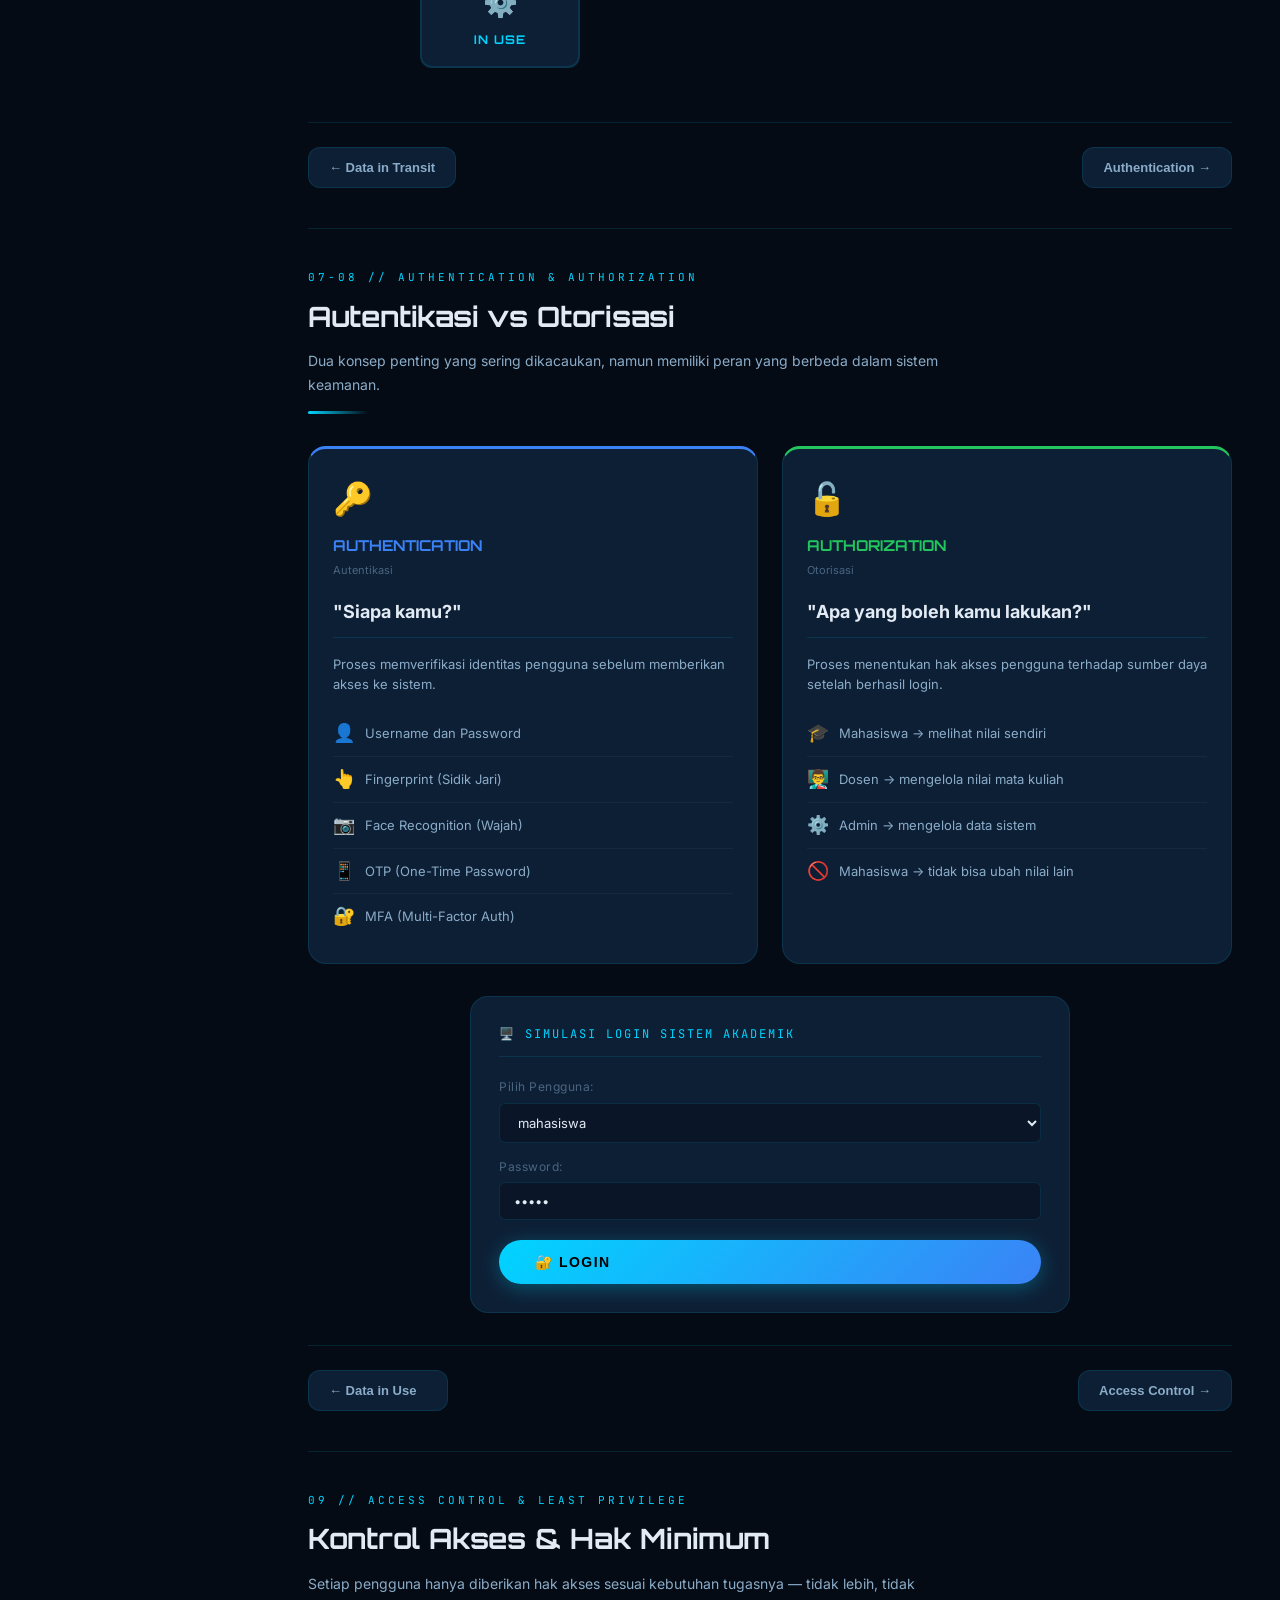
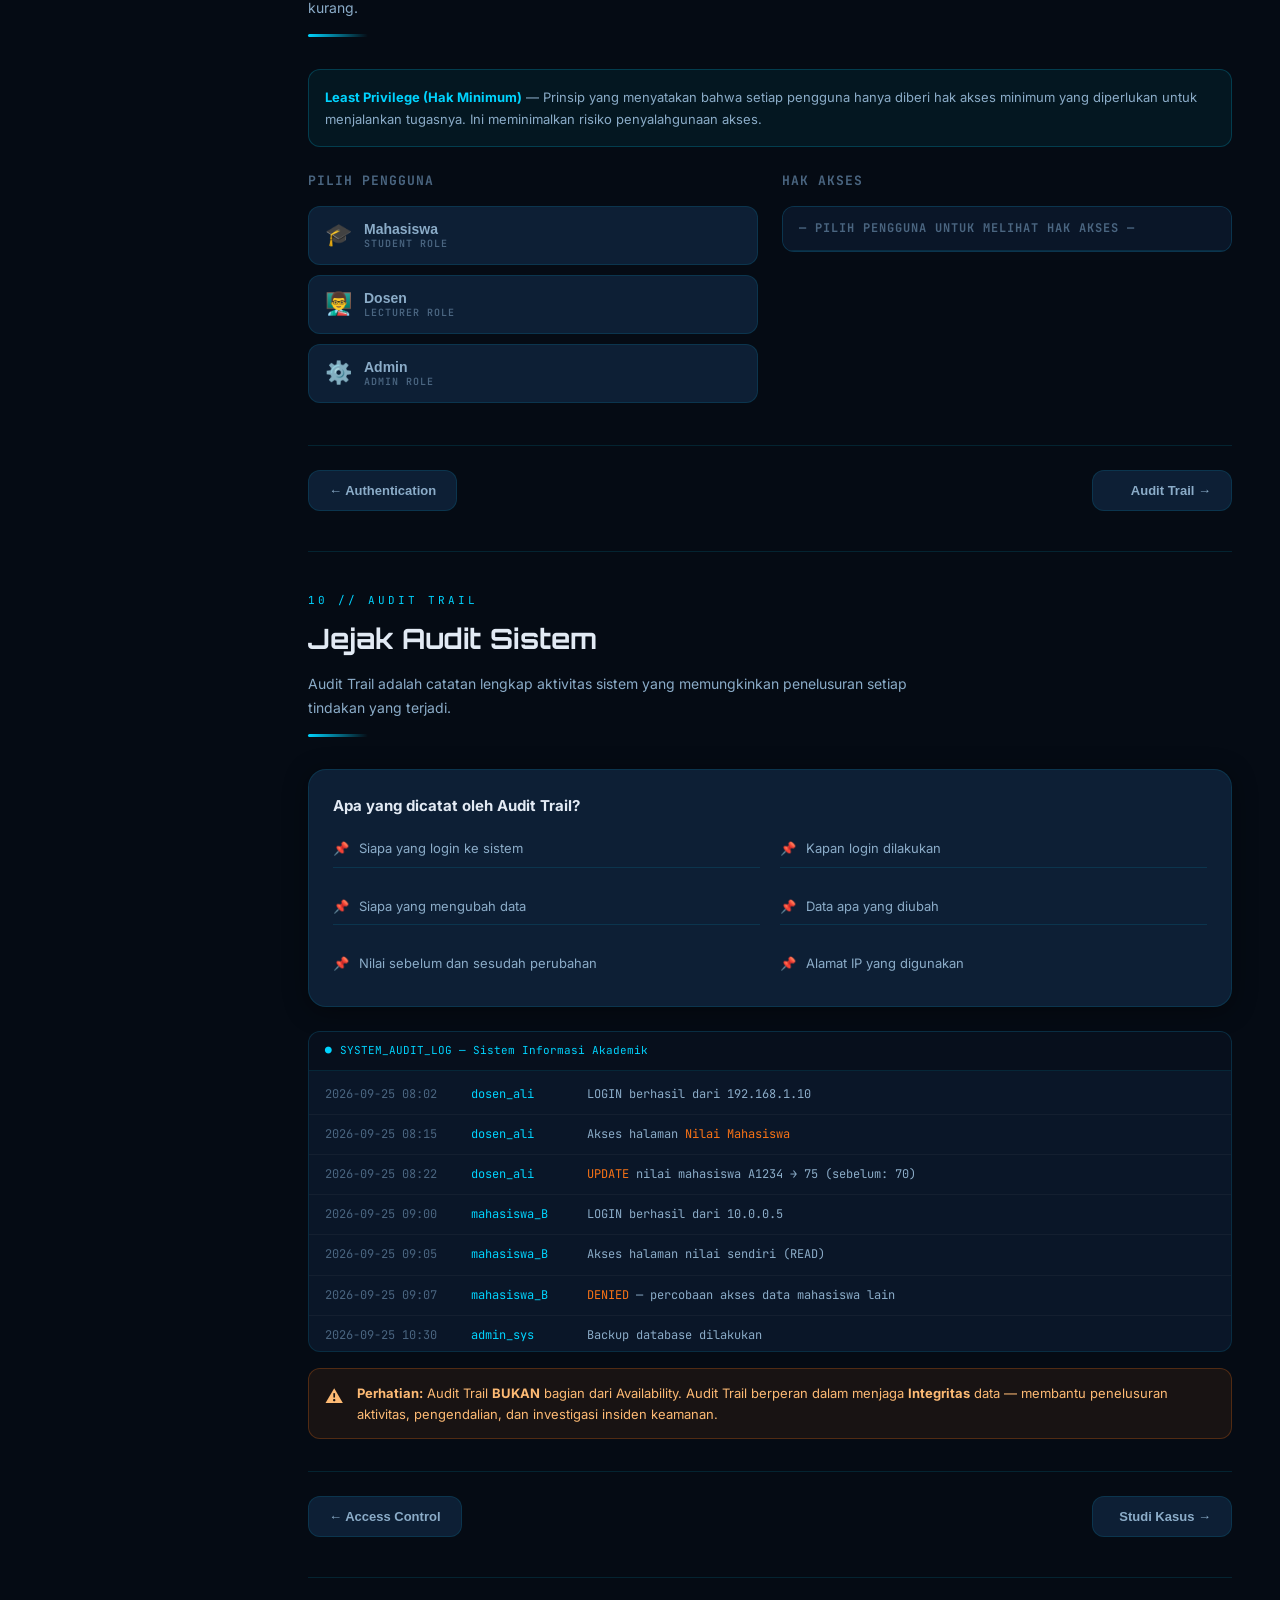
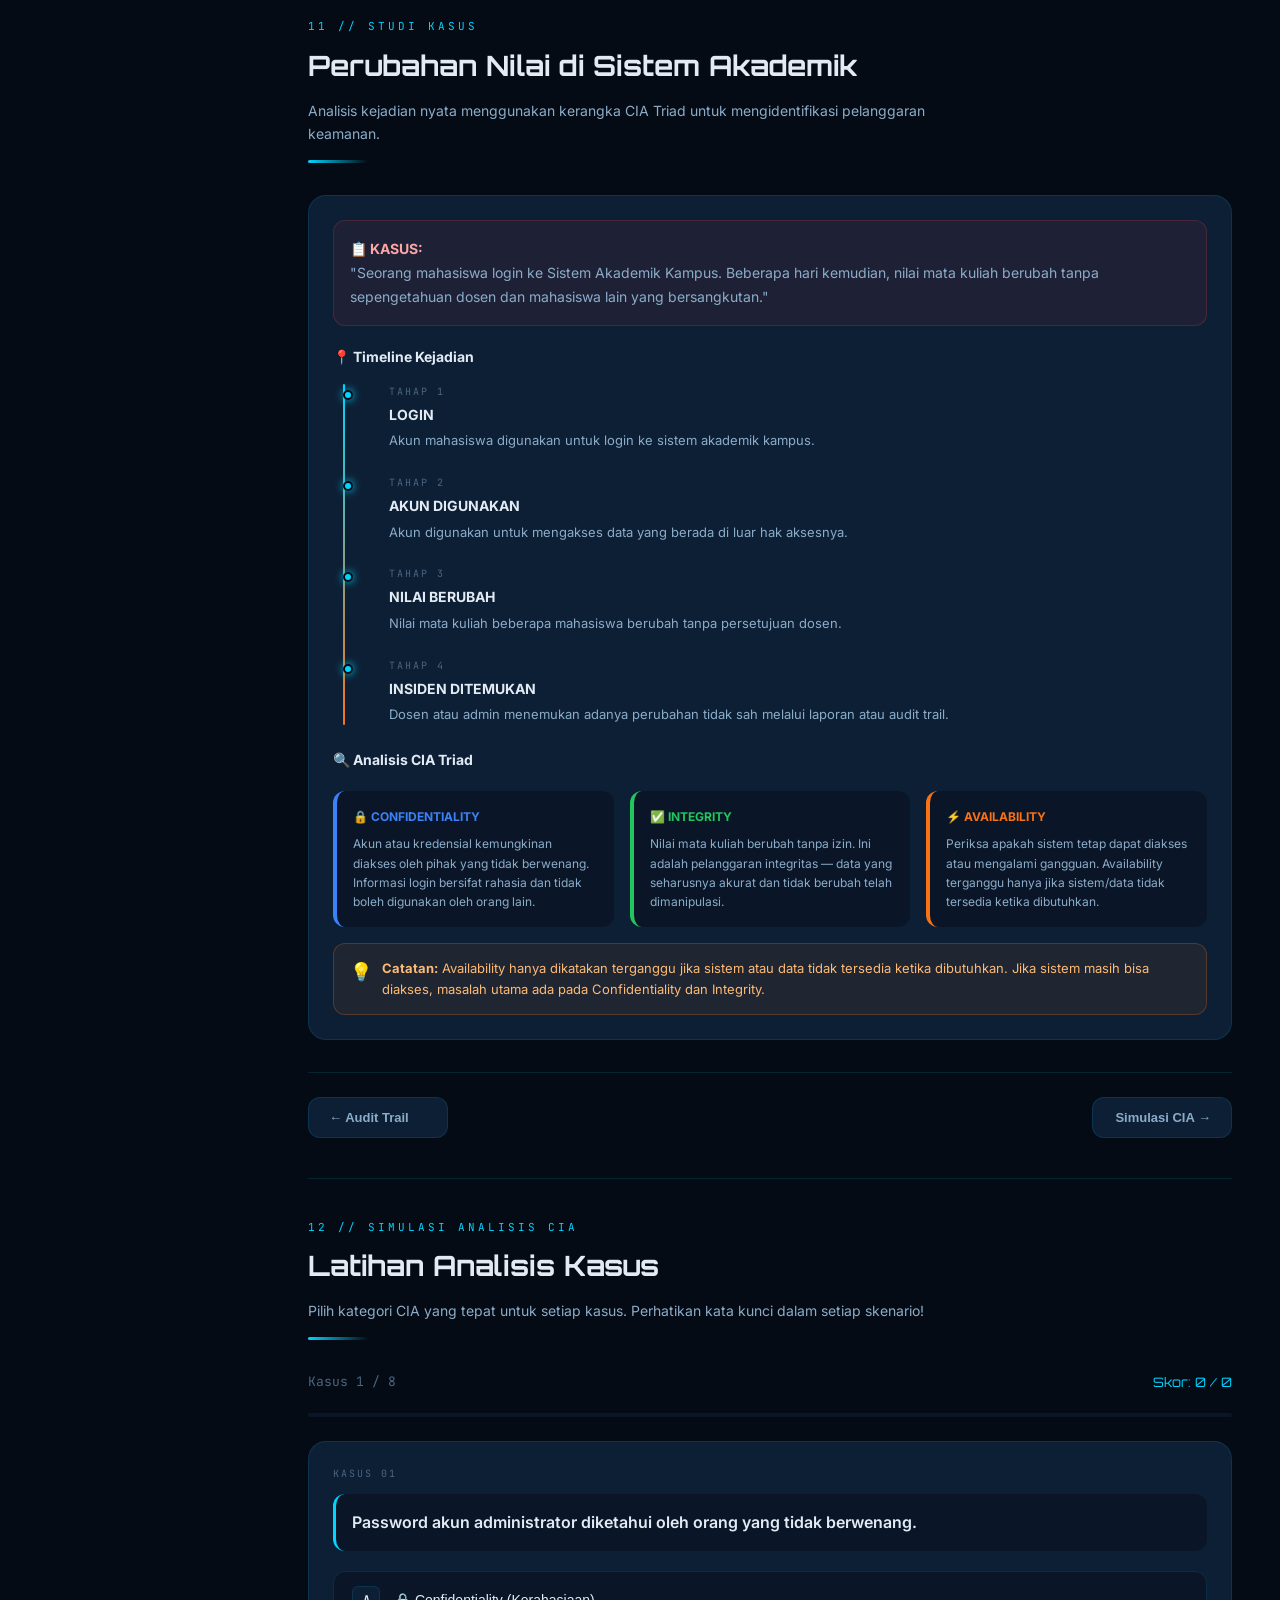
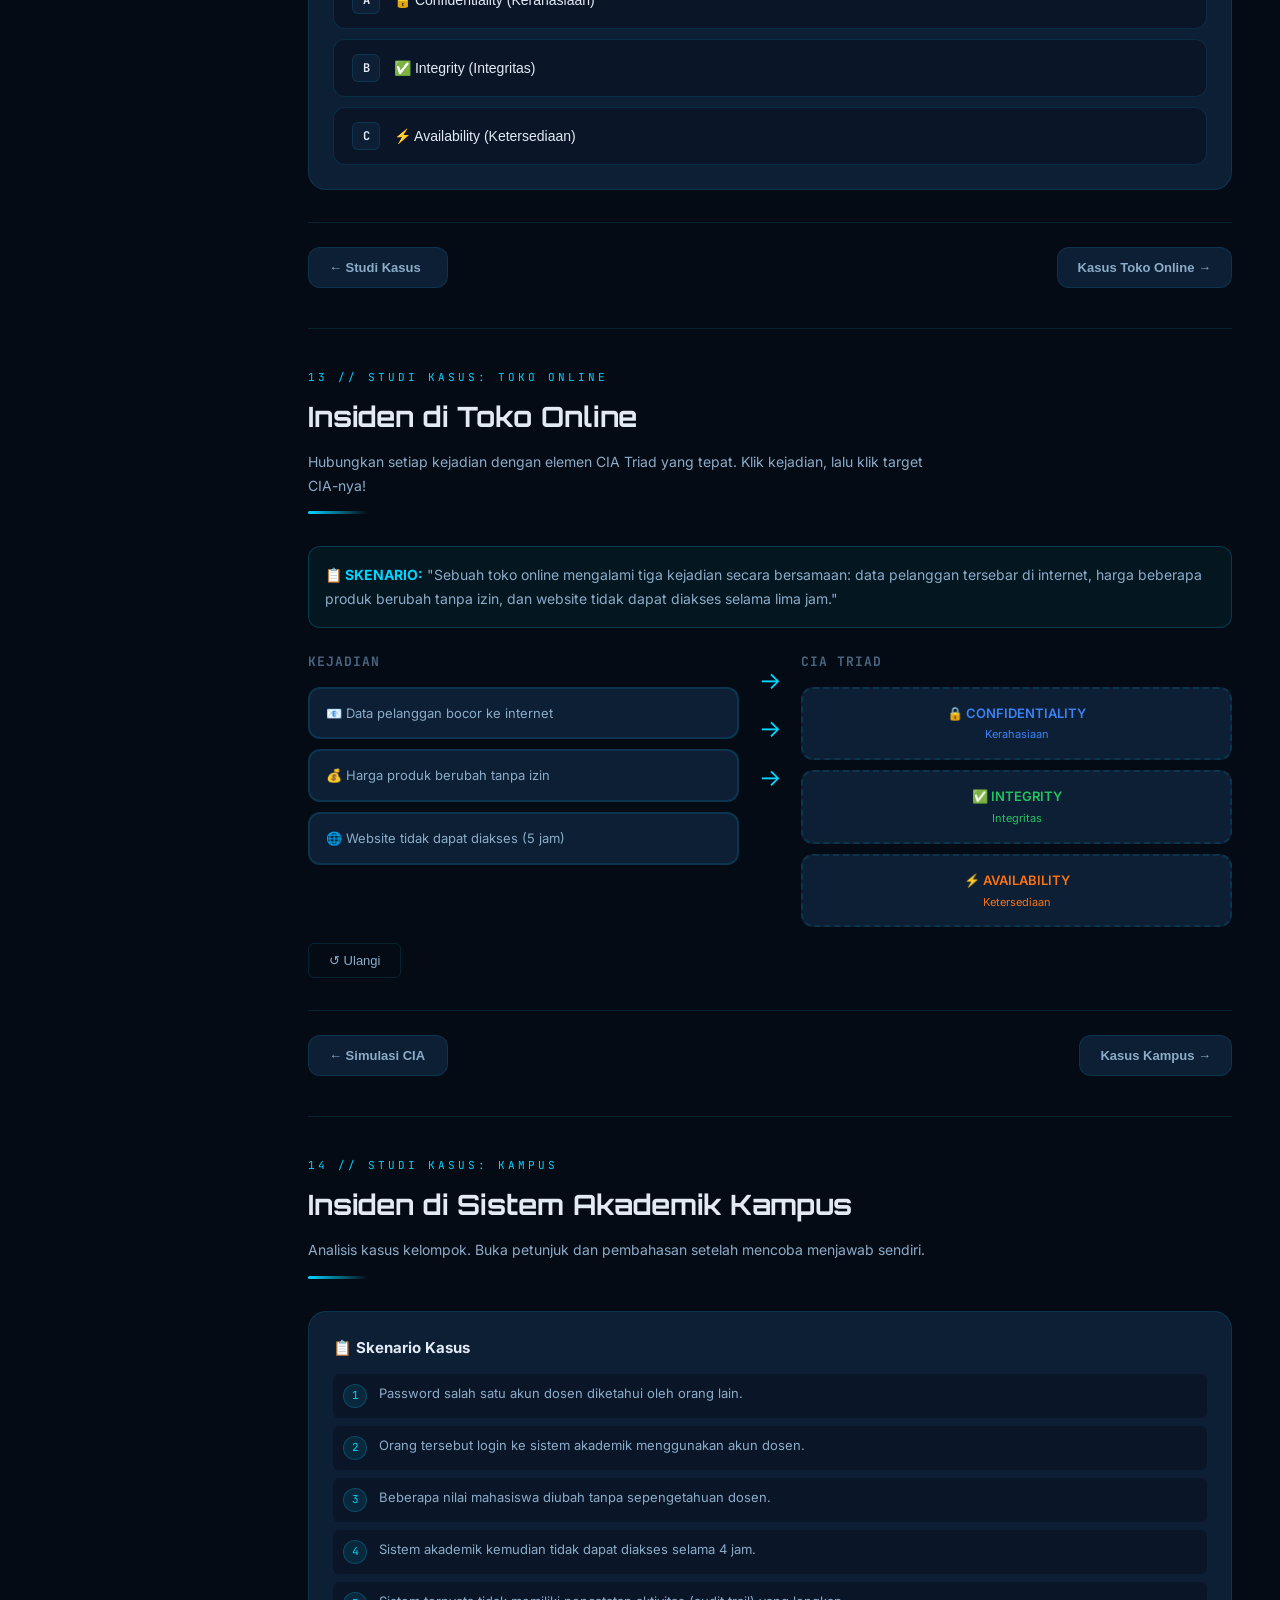
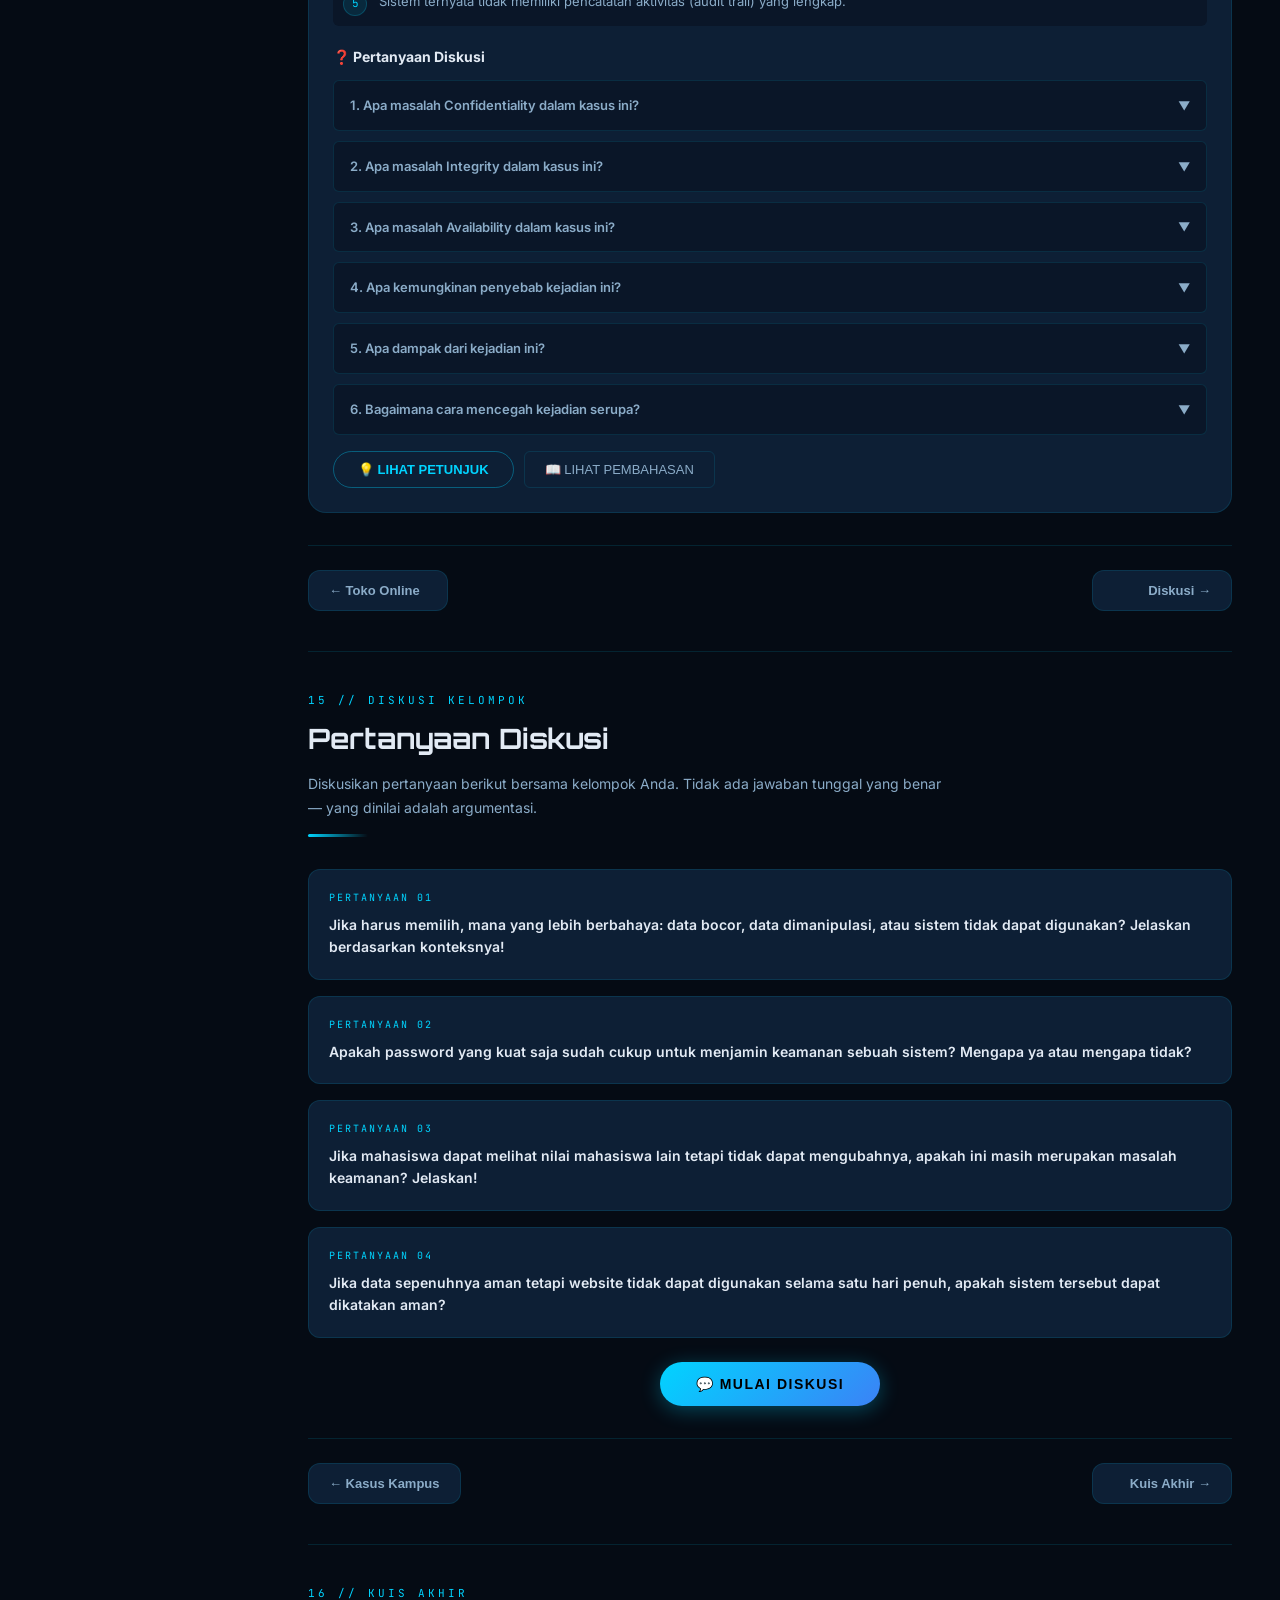
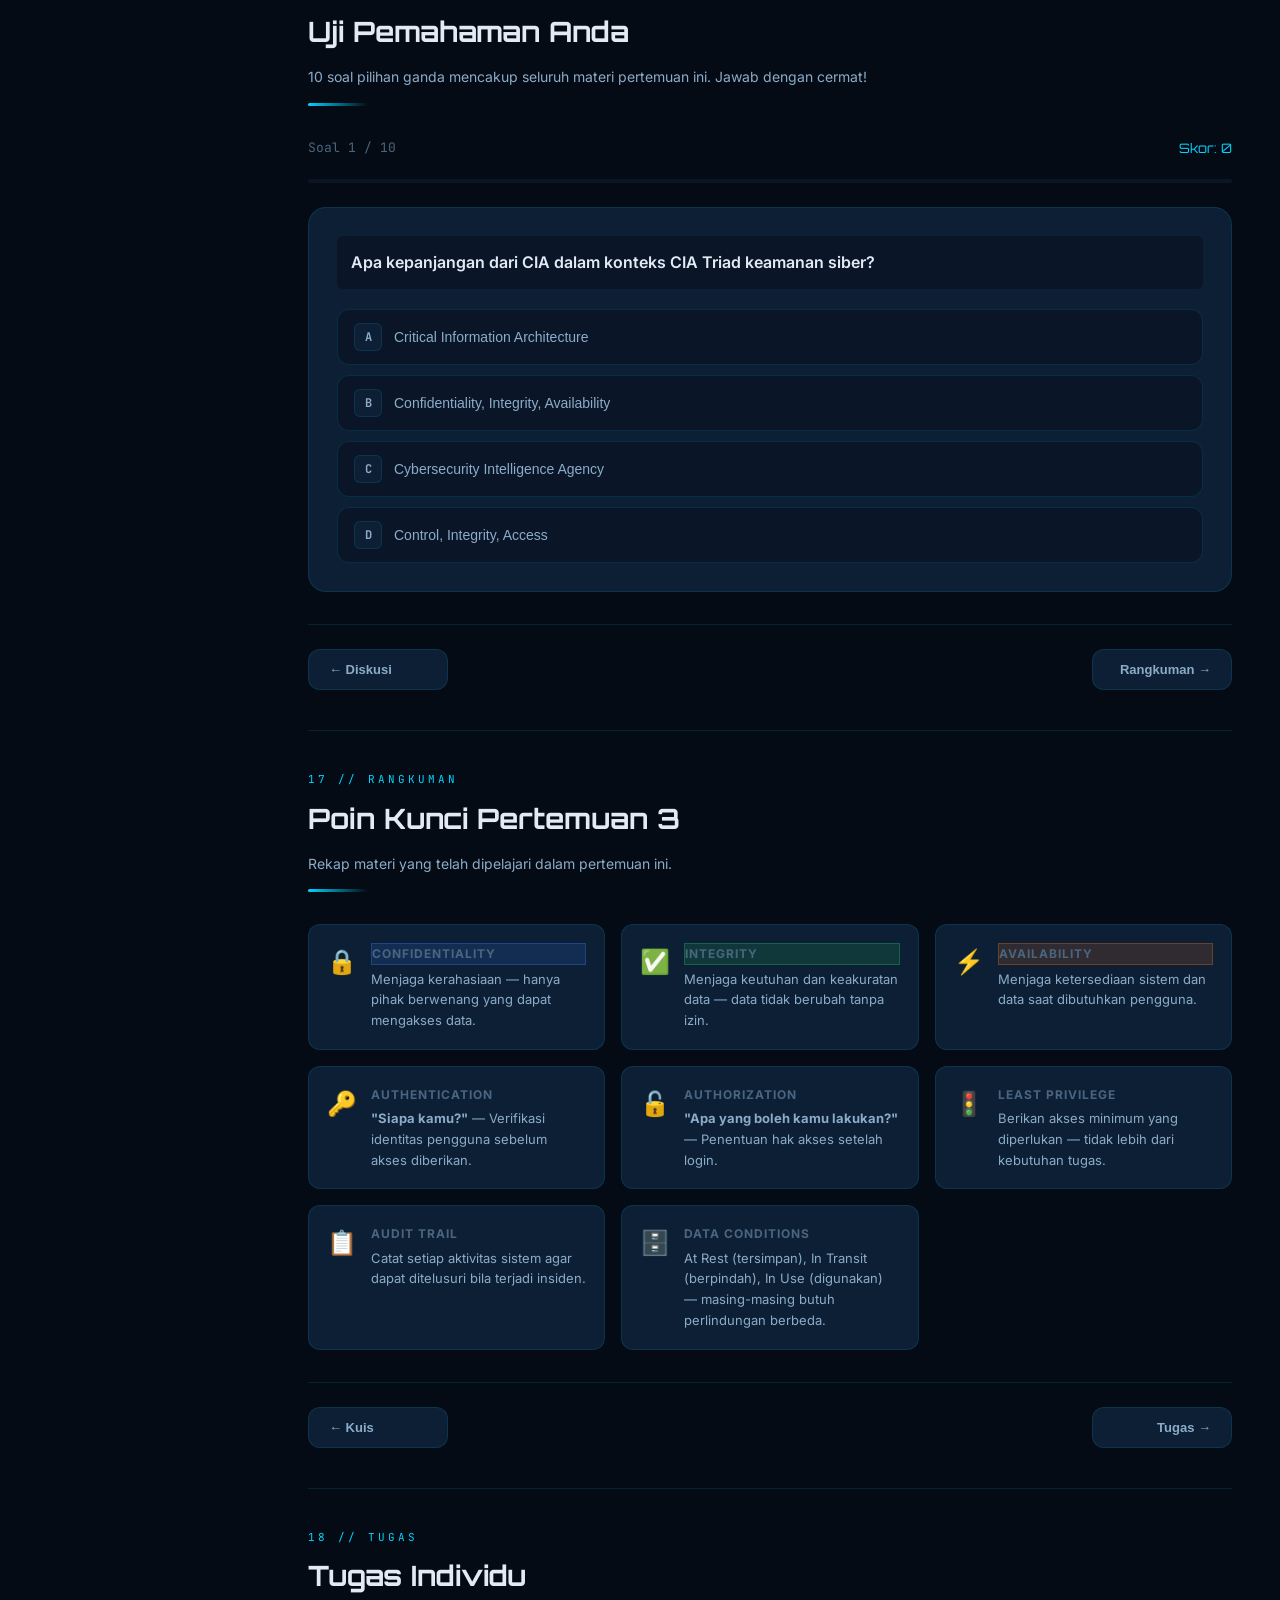
<file: cyber/pertemuan-3/index.html>
<!DOCTYPE html>
<html lang="id">
<head>
  <meta charset="UTF-8" />
  <meta name="viewport" content="width=device-width, initial-scale=1.0" />
  <title>CIA Triad & Perlindungan Data | Cyber Security Management - Pertemuan 3</title>
  <meta name="description" content="Media pembelajaran interaktif Cyber Security Management - Pertemuan 3: Penerapan CIA Triad dan Perlindungan Data untuk mahasiswa perguruan tinggi." />
  <link rel="stylesheet" href="style.css" />
  <link rel="icon" href="data:image/svg+xml,<svg xmlns='http://www.w3.org/2000/svg' viewBox='0 0 100 100'><text y='.9em' font-size='90'>🛡️</text></svg>" />
</head>
<body>
<!-- ============ TOPBAR ============ -->
<header class="topbar" role="banner">
  <div class="topbar-left">
    <button class="hamburger-btn" id="hamburgerBtn" aria-label="Toggle Menu" aria-expanded="false">☰</button>
    <div class="topbar-brand">
      <div class="brand-icon" aria-hidden="true">🛡️</div>
      <div>
        <div class="brand-text">CyberSec</div>
        <div class="brand-sub">BWP5030</div>
      </div>
    </div>
  </div>
  <div class="progress-container" aria-label="Progress belajar">
    <div class="progress-label">
      <span>PROGRESS BELAJAR</span>
      <span id="progressPercent">0%</span>
    </div>
    <div class="progress-bar-track" role="progressbar" aria-valuenow="0" aria-valuemin="0" aria-valuemax="100" id="progressBarTrack">
      <div class="progress-bar-fill" id="progressBarFill"></div>
    </div>
  </div>
  <div class="topbar-right">
    <a href="../index.html" class="btn-reset-progress" style="text-decoration:none;display:inline-flex;align-items:center;gap:4px;" title="Kembali ke Portal Materi">🏠 Portal</a>
    <button class="btn-reset-progress" id="btnResetProgress" aria-label="Reset progress">↺ Reset</button>
  </div>
</header>

<!-- ============ SIDEBAR ============ -->
<div class="sidebar-overlay" id="sidebarOverlay" aria-hidden="true"></div>
<nav class="sidebar" id="sidebar" aria-label="Navigasi materi">
  <div class="sidebar-nav">
    <a href="../index.html" class="nav-item" style="color:var(--cyan);border-bottom:1px solid var(--border);margin-bottom:10px;font-weight:600;"><span class="nav-icon">🏠</span>Portal Utama</a>
    <div class="nav-section-title">Materi</div>
    <a href="#hero" class="nav-item" data-section="hero"><span class="nav-num">00</span><span class="nav-icon">🏠</span>Dashboard<span class="nav-dot"></span></a>
    <a href="#tujuan" class="nav-item" data-section="tujuan"><span class="nav-num">01</span><span class="nav-icon">🎯</span>Tujuan<span class="nav-dot"></span></a>
    <a href="#cia-triad" class="nav-item" data-section="cia-triad"><span class="nav-num">02</span><span class="nav-icon">🔺</span>CIA Triad<span class="nav-dot"></span></a>
    <a href="#perlindungan-data" class="nav-item" data-section="perlindungan-data"><span class="nav-num">03</span><span class="nav-icon">🗄️</span>Perlindungan Data<span class="nav-dot"></span></a>
    <a href="#data-at-rest" class="nav-item" data-section="data-at-rest"><span class="nav-num">04</span><span class="nav-icon">💾</span>Data at Rest<span class="nav-dot"></span></a>
    <a href="#data-in-transit" class="nav-item" data-section="data-in-transit"><span class="nav-num">05</span><span class="nav-icon">📡</span>Data in Transit<span class="nav-dot"></span></a>
    <a href="#data-in-use" class="nav-item" data-section="data-in-use"><span class="nav-num">06</span><span class="nav-icon">⚙️</span>Data in Use<span class="nav-dot"></span></a>
    <a href="#authentication" class="nav-item" data-section="authentication"><span class="nav-num">07</span><span class="nav-icon">🔑</span>Authentication<span class="nav-dot"></span></a>
    <a href="#authorization" class="nav-item" data-section="authorization"><span class="nav-num">08</span><span class="nav-icon">🔓</span>Authorization<span class="nav-dot"></span></a>
    <a href="#access-control" class="nav-item" data-section="access-control"><span class="nav-num">09</span><span class="nav-icon">🚦</span>Access Control<span class="nav-dot"></span></a>
    <a href="#audit-trail" class="nav-item" data-section="audit-trail"><span class="nav-num">10</span><span class="nav-icon">📋</span>Audit Trail<span class="nav-dot"></span></a>
    <div class="nav-section-title">Latihan</div>
    <a href="#studi-kasus" class="nav-item" data-section="studi-kasus"><span class="nav-num">11</span><span class="nav-icon">📖</span>Studi Kasus<span class="nav-dot"></span></a>
    <a href="#simulasi" class="nav-item" data-section="simulasi"><span class="nav-num">12</span><span class="nav-icon">🧠</span>Simulasi CIA<span class="nav-dot"></span></a>
    <a href="#toko-online" class="nav-item" data-section="toko-online"><span class="nav-num">13</span><span class="nav-icon">🛒</span>Kasus Toko Online<span class="nav-dot"></span></a>
    <a href="#kasus-kampus" class="nav-item" data-section="kasus-kampus"><span class="nav-num">14</span><span class="nav-icon">🏫</span>Kasus Kampus<span class="nav-dot"></span></a>
    <a href="#diskusi" class="nav-item" data-section="diskusi"><span class="nav-num">15</span><span class="nav-icon">💬</span>Diskusi<span class="nav-dot"></span></a>
    <a href="#kuis" class="nav-item" data-section="kuis"><span class="nav-num">16</span><span class="nav-icon">📝</span>Kuis Akhir<span class="nav-dot"></span></a>
    <div class="nav-section-title">Penutup</div>
    <a href="#rangkuman" class="nav-item" data-section="rangkuman"><span class="nav-num">17</span><span class="nav-icon">📌</span>Rangkuman<span class="nav-dot"></span></a>
    <a href="#tugas" class="nav-item" data-section="tugas"><span class="nav-num">18</span><span class="nav-icon">📤</span>Tugas<span class="nav-dot"></span></a>
  </div>
</nav>

<!-- ============ MAIN CONTENT ============ -->
<main class="main-content" id="mainContent">

<!-- ============ HERO ============ -->
<section id="hero" class="section">
  <div class="hero-bg" aria-hidden="true"></div>
  <div class="hero-grid" aria-hidden="true"></div>
  <div class="hero-content">
    <div class="hero-badge" aria-label="Kode mata kuliah BWP5030">BWP5030 · Pertemuan 3</div>
    <p class="hero-subject">Cyber Security Management</p>
    <h1 class="hero-title">PENERAPAN CIA TRIAD<br>& PERLINDUNGAN DATA</h1>
    <p class="hero-subtitle">Memahami bagaimana menjaga kerahasiaan, integritas, dan ketersediaan informasi dalam sistem digital.</p>
    <div class="hero-icons" aria-hidden="true">
      <div class="hero-icon-item"><div class="hero-icon-box">🛡️</div><span class="hero-icon-label">Shield</span></div>
      <div class="hero-icon-item"><div class="hero-icon-box">🔒</div><span class="hero-icon-label">Lock</span></div>
      <div class="hero-icon-item"><div class="hero-icon-box">🗄️</div><span class="hero-icon-label">Database</span></div>
      <div class="hero-icon-item"><div class="hero-icon-box">🌐</div><span class="hero-icon-label">Network</span></div>
      <div class="hero-icon-item"><div class="hero-icon-box">🖥️</div><span class="hero-icon-label">Server</span></div>
    </div>
    <button class="btn-primary" id="btnMulaiBelajar" onclick="scrollToSection('tujuan')">
      🚀 MULAI BELAJAR
    </button>
  </div>
</section>

<!-- ============ TUJUAN PEMBELAJARAN ============ -->
<section id="tujuan" class="section">
  <div class="section-header">
    <span class="section-num">01 // TUJUAN PEMBELAJARAN</span>
    <h2 class="section-title">Apa yang Akan Dipelajari?</h2>
    <p class="section-desc">Sub-CPMK 2.1 — Mahasiswa mampu menjelaskan prinsip dasar keamanan siber dan perlindungan data.</p>
    <div class="section-divider"></div>
  </div>
  <div class="card-grid">
    <div class="card">
      <div style="font-size:28px;margin-bottom:10px">1️⃣</div>
      <div style="font-size:14px;font-weight:600;color:var(--text-primary);margin-bottom:6px">Menjelaskan CIA Triad</div>
      <div style="font-size:13px;color:var(--text-secondary)">Confidentiality, Integrity, dan Availability — tiga pilar keamanan siber.</div>
    </div>
    <div class="card">
      <div style="font-size:28px;margin-bottom:10px">2️⃣</div>
      <div style="font-size:14px;font-weight:600;color:var(--text-primary);margin-bottom:6px">Mengidentifikasi Data</div>
      <div style="font-size:13px;color:var(--text-secondary)">Mengenali jenis-jenis data yang perlu mendapat perlindungan khusus.</div>
    </div>
    <div class="card">
      <div style="font-size:28px;margin-bottom:10px">3️⃣</div>
      <div style="font-size:14px;font-weight:600;color:var(--text-primary);margin-bottom:6px">Kondisi Data</div>
      <div style="font-size:13px;color:var(--text-secondary)">Memahami perlindungan data at rest, in transit, dan in use.</div>
    </div>
    <div class="card">
      <div style="font-size:28px;margin-bottom:10px">4️⃣</div>
      <div style="font-size:14px;font-weight:600;color:var(--text-primary);margin-bottom:6px">Analisis Masalah</div>
      <div style="font-size:13px;color:var(--text-secondary)">Menganalisis kejadian keamanan berdasarkan kerangka CIA Triad.</div>
    </div>
    <div class="card">
      <div style="font-size:28px;margin-bottom:10px">5️⃣</div>
      <div style="font-size:14px;font-weight:600;color:var(--text-primary);margin-bottom:6px">Langkah Perlindungan</div>
      <div style="font-size:13px;color:var(--text-secondary)">Menentukan tindakan yang tepat untuk melindungi sistem dari ancaman.</div>
    </div>
  </div>
  <div class="section-nav">
    <button class="btn-nav next" onclick="scrollToSection('cia-triad')">CIA Triad →</button>
  </div>
</section>

<!-- ============ CIA TRIAD ============ -->
<section id="cia-triad" class="section">
  <div class="section-header">
    <span class="section-num">02 // CIA TRIAD</span>
    <h2 class="section-title">Tiga Pilar Keamanan Siber</h2>
    <p class="section-desc">CIA Triad adalah kerangka fundamental dalam keamanan informasi. Klik setiap kartu untuk melihat penjelasan lebih lengkap.</p>
    <div class="section-divider"></div>
  </div>
  <div class="cia-grid" role="list">
    <article class="cia-card c-card" role="listitem" tabindex="0" aria-label="Confidentiality" onclick="openCIAModal('C')" onkeydown="if(event.key==='Enter')openCIAModal('C')">
      <div class="cia-icon" aria-hidden="true">🔒</div>
      <div class="cia-letter">C</div>
      <h3 class="cia-title">CONFIDENTIALITY</h3>
      <p class="cia-subtitle">Kerahasiaan</p>
      <div class="cia-question">"Siapa yang boleh melihat?"</div>
      <p class="cia-desc">Informasi hanya dapat diakses oleh pihak yang berwenang. Data rahasia tidak boleh bocor ke pihak luar.</p>
      <div class="cia-example"><strong>Contoh:</strong> Data nilai mahasiswa hanya dapat diakses oleh pihak yang memiliki kewenangan.</div>
      <div class="cia-click-hint">👆 Klik untuk detail lengkap</div>
    </article>
    <article class="cia-card i-card" role="listitem" tabindex="0" aria-label="Integrity" onclick="openCIAModal('I')" onkeydown="if(event.key==='Enter')openCIAModal('I')">
      <div class="cia-icon" aria-hidden="true">✅</div>
      <div class="cia-letter">I</div>
      <h3 class="cia-title">INTEGRITY</h3>
      <p class="cia-subtitle">Integritas</p>
      <div class="cia-question">"Apakah data masih benar?"</div>
      <p class="cia-desc">Data harus tetap akurat, utuh, dan tidak diubah secara tidak sah. Setiap perubahan harus melalui proses yang sah.</p>
      <div class="cia-example"><strong>Contoh:</strong> Nilai mahasiswa tidak boleh diubah tanpa izin dari dosen yang bersangkutan.</div>
      <div class="cia-click-hint">👆 Klik untuk detail lengkap</div>
    </article>
    <article class="cia-card a-card" role="listitem" tabindex="0" aria-label="Availability" onclick="openCIAModal('A')" onkeydown="if(event.key==='Enter')openCIAModal('A')">
      <div class="cia-icon" aria-hidden="true">⚡</div>
      <div class="cia-letter">A</div>
      <h3 class="cia-title">AVAILABILITY</h3>
      <p class="cia-subtitle">Ketersediaan</p>
      <div class="cia-question">"Apakah sistem dapat digunakan?"</div>
      <p class="cia-desc">Informasi dan sistem harus tersedia ketika dibutuhkan oleh pengguna yang berwenang.</p>
      <div class="cia-example"><strong>Contoh:</strong> Sistem akademik harus dapat diakses saat mahasiswa melakukan pengisian KRS.</div>
      <div class="cia-click-hint">👆 Klik untuk detail lengkap</div>
    </article>
  </div>

  <div style="margin-top:32px">
    <h3 style="font-size:16px;font-weight:700;color:var(--text-primary);margin-bottom:16px">🛡️ Perlindungan CIA</h3>
    <div class="cia-protection-grid">
      <div class="protection-column blue">
        <div class="protection-header">🔒 Confidentiality</div>
        <div class="protection-item">Password kuat</div>
        <div class="protection-item">Multi-Factor Authentication (MFA)</div>
        <div class="protection-item">Access Control</div>
        <div class="protection-item">Authorization</div>
        <div class="protection-item">Enkripsi data</div>
        <div class="protection-item">Edukasi phishing</div>
      </div>
      <div class="protection-column green">
        <div class="protection-header">✅ Integrity</div>
        <div class="protection-item">Access Control</div>
        <div class="protection-item">Audit Trail</div>
        <div class="protection-item">Validasi perubahan</div>
        <div class="protection-item">Backup data</div>
        <div class="protection-item">Hashing</div>
        <div class="protection-item">Digital Signature</div>
      </div>
      <div class="protection-column orange">
        <div class="protection-header">⚡ Availability</div>
        <div class="protection-item">Backup berkala</div>
        <div class="protection-item">Redundancy sistem</div>
        <div class="protection-item">Monitoring 24/7</div>
        <div class="protection-item">Maintenance rutin</div>
        <div class="protection-item">Disaster Recovery</div>
        <div class="protection-item">Server cadangan</div>
      </div>
    </div>
  </div>
  <div class="section-nav">
    <button class="btn-nav" onclick="scrollToSection('tujuan')">← Tujuan</button>
    <button class="btn-nav next" onclick="scrollToSection('perlindungan-data')">Perlindungan Data →</button>
  </div>
</section>

<!-- ============ PERLINDUNGAN DATA ============ -->
<section id="perlindungan-data" class="section">
  <div class="section-header">
    <span class="section-num">03 // PERLINDUNGAN DATA</span>
    <h2 class="section-title">Data Apa yang Perlu Dilindungi?</h2>
    <p class="section-desc">Tidak semua data memiliki tingkat sensitivitas yang sama. Berikut ini jenis-jenis data yang memerlukan perlindungan khusus.</p>
    <div class="section-divider"></div>
  </div>
  <div class="data-tags" aria-label="Jenis data yang perlu dilindungi">
    <div class="data-tag"><span class="tag-icon">🎓</span> Data Mahasiswa</div>
    <div class="data-tag"><span class="tag-icon">👥</span> Data Pelanggan</div>
    <div class="data-tag"><span class="tag-icon">💳</span> Data Transaksi</div>
    <div class="data-tag"><span class="tag-icon">💰</span> Data Keuangan</div>
    <div class="data-tag"><span class="tag-icon">👤</span> Data Pribadi</div>
    <div class="data-tag"><span class="tag-icon">🔑</span> Username</div>
    <div class="data-tag"><span class="tag-icon">🔐</span> Password</div>
    <div class="data-tag"><span class="tag-icon">📱</span> OTP</div>
    <div class="data-tag"><span class="tag-icon">🏢</span> Data Bisnis</div>
    <div class="data-tag"><span class="tag-icon">📚</span> Data Akademik</div>
  </div>
  <div class="info-box mt-24">
    <strong>Mengapa data perlu dilindungi?</strong><br>
    Data adalah aset berharga. Kebocoran data dapat merugikan individu, organisasi, bahkan negara. Perlindungan data bukan hanya tanggung jawab tim IT, tetapi seluruh pengguna sistem.
  </div>
  <div class="section-nav">
    <button class="btn-nav" onclick="scrollToSection('cia-triad')">← CIA Triad</button>
    <button class="btn-nav next" onclick="scrollToSection('data-at-rest')">Data at Rest →</button>
  </div>
</section>

<!-- ============ DATA AT REST ============ -->
<section id="data-at-rest" class="section">
  <div class="section-header">
    <span class="section-num">04 // DATA AT REST</span>
    <h2 class="section-title">Data yang Sedang Tersimpan</h2>
    <p class="section-desc">Data at Rest adalah data yang disimpan dalam media penyimpanan dan tidak sedang dipindahkan atau diproses.</p>
    <div class="section-divider"></div>
  </div>
  <div class="card" style="border-left:3px solid var(--blue-cia)">
    <div style="display:flex;gap:16px;align-items:flex-start">
      <div style="font-size:40px;min-width:48px">💾</div>
      <div>
        <h3 style="font-size:16px;font-weight:700;color:var(--blue-cia);margin-bottom:8px">Data at Rest (Data Tersimpan)</h3>
        <p style="font-size:14px;color:var(--text-secondary);margin-bottom:14px;line-height:1.7">Data yang sedang tersimpan dalam media penyimpanan seperti hard disk, database, atau perangkat lainnya. Data ini tidak sedang berpindah melalui jaringan.</p>
        <div style="font-size:13px;font-weight:600;color:var(--text-muted);margin-bottom:8px">Contoh:</div>
        <div style="display:flex;flex-direction:column;gap:6px">
          <div style="display:flex;align-items:center;gap:8px;font-size:13px;color:var(--text-secondary)"><span style="color:var(--blue-cia)">▸</span> Database nilai mahasiswa di server kampus</div>
          <div style="display:flex;align-items:center;gap:8px;font-size:13px;color:var(--text-secondary)"><span style="color:var(--blue-cia)">▸</span> File laporan keuangan di laptop</div>
          <div style="display:flex;align-items:center;gap:8px;font-size:13px;color:var(--text-secondary)"><span style="color:var(--blue-cia)">▸</span> Database pelanggan di cloud storage</div>
          <div style="display:flex;align-items:center;gap:8px;font-size:13px;color:var(--text-secondary)"><span style="color:var(--blue-cia)">▸</span> Foto identitas dalam sistem registrasi</div>
        </div>
        <div class="info-box mt-16"><strong>Perlindungan:</strong> Enkripsi disk, pembatasan akses fisik, password database, backup terenkripsi.</div>
      </div>
    </div>
  </div>
  <div class="section-nav">
    <button class="btn-nav" onclick="scrollToSection('perlindungan-data')">← Perlindungan Data</button>
    <button class="btn-nav next" onclick="scrollToSection('data-in-transit')">Data in Transit →</button>
  </div>
</section>

<!-- ============ DATA IN TRANSIT ============ -->
<section id="data-in-transit" class="section">
  <div class="section-header">
    <span class="section-num">05 // DATA IN TRANSIT</span>
    <h2 class="section-title">Data yang Sedang Berpindah</h2>
    <p class="section-desc">Data in Transit adalah data yang sedang dikirim atau dipindahkan melalui jaringan komunikasi.</p>
    <div class="section-divider"></div>
  </div>
  <div class="card" style="border-left:3px solid var(--cyan)">
    <div style="display:flex;gap:16px;align-items:flex-start">
      <div style="font-size:40px;min-width:48px">📡</div>
      <div>
        <h3 style="font-size:16px;font-weight:700;color:var(--cyan);margin-bottom:8px">Data in Transit (Data Berpindah)</h3>
        <p style="font-size:14px;color:var(--text-secondary);margin-bottom:14px;line-height:1.7">Data yang sedang dikirimkan melalui jaringan internet, intranet, atau media komunikasi lainnya. Data ini rentan terhadap serangan penyadapan (sniffing/man-in-the-middle attack).</p>
        <div style="font-size:13px;font-weight:600;color:var(--text-muted);margin-bottom:8px">Contoh:</div>
        <div style="display:flex;flex-direction:column;gap:6px">
          <div style="display:flex;align-items:center;gap:8px;font-size:13px;color:var(--text-secondary)"><span style="color:var(--cyan)">▸</span> Username dan password saat login ke website</div>
          <div style="display:flex;align-items:center;gap:8px;font-size:13px;color:var(--text-secondary)"><span style="color:var(--cyan)">▸</span> Data kartu kredit saat transaksi online</div>
          <div style="display:flex;align-items:center;gap:8px;font-size:13px;color:var(--text-secondary)"><span style="color:var(--cyan)">▸</span> Pengiriman file melalui email</div>
          <div style="display:flex;align-items:center;gap:8px;font-size:13px;color:var(--text-secondary)"><span style="color:var(--cyan)">▸</span> OTP yang dikirim ke nomor telepon</div>
        </div>
        <div class="info-box mt-16"><strong>Perlindungan:</strong> TLS/HTTPS, VPN, enkripsi end-to-end, sertifikat digital.</div>
      </div>
    </div>
  </div>
  <div class="section-nav">
    <button class="btn-nav" onclick="scrollToSection('data-at-rest')">← Data at Rest</button>
    <button class="btn-nav next" onclick="scrollToSection('data-in-use')">Data in Use →</button>
  </div>
</section>

<!-- ============ DATA IN USE ============ -->
<section id="data-in-use" class="section">
  <div class="section-header">
    <span class="section-num">06 // DATA IN USE</span>
    <h2 class="section-title">Data yang Sedang Diproses</h2>
    <p class="section-desc">Data in Use adalah data yang sedang aktif digunakan atau diproses oleh suatu aplikasi atau pengguna.</p>
    <div class="section-divider"></div>
  </div>
  <div class="card" style="border-left:3px solid var(--orange-cia)">
    <div style="display:flex;gap:16px;align-items:flex-start">
      <div style="font-size:40px;min-width:48px">⚙️</div>
      <div>
        <h3 style="font-size:16px;font-weight:700;color:var(--orange-cia);margin-bottom:8px">Data in Use (Data Digunakan)</h3>
        <p style="font-size:14px;color:var(--text-secondary);margin-bottom:14px;line-height:1.7">Data yang sedang aktif diproses di memori komputer (RAM) atau sedang digunakan oleh aplikasi. Data ini rentan terhadap serangan yang menarget memori sistem.</p>
        <div style="font-size:13px;font-weight:600;color:var(--text-muted);margin-bottom:8px">Contoh:</div>
        <div style="display:flex;flex-direction:column;gap:6px">
          <div style="display:flex;align-items:center;gap:8px;font-size:13px;color:var(--text-secondary)"><span style="color:var(--orange-cia)">▸</span> Dosen sedang menginput nilai mahasiswa di sistem</div>
          <div style="display:flex;align-items:center;gap:8px;font-size:13px;color:var(--text-secondary)"><span style="color:var(--orange-cia)">▸</span> Sistem menghitung total transaksi belanja</div>
          <div style="display:flex;align-items:center;gap:8px;font-size:13px;color:var(--text-secondary)"><span style="color:var(--orange-cia)">▸</span> Mahasiswa membuka halaman nilai di browser</div>
          <div style="display:flex;align-items:center;gap:8px;font-size:13px;color:var(--text-secondary)"><span style="color:var(--orange-cia)">▸</span> Aplikasi memverifikasi OTP yang dimasukkan</div>
        </div>
        <div class="info-box mt-16"><strong>Perlindungan:</strong> Enkripsi memori, session timeout, secure coding, pembatasan akses proses.</div>
      </div>
    </div>
  </div>

  <div style="margin-top:24px">
    <h3 style="font-size:15px;font-weight:700;color:var(--text-primary);margin-bottom:16px">Ringkasan Tiga Kondisi Data</h3>
    <div class="data-lifecycle">
      <div class="lifecycle-central">
        <div class="lifecycle-item" onclick="toggleLifecycle(this)" tabindex="0" aria-expanded="false">
          <div class="lifecycle-node"><div class="lifecycle-icon">💾</div><div class="lifecycle-label">AT REST</div></div>
          <div class="lifecycle-detail">
            <div class="lifecycle-detail-title">Data Tersimpan</div>
            <div class="lifecycle-detail-desc">Data yang sedang disimpan dalam media penyimpanan dan tidak bergerak.</div>
            <div class="lifecycle-detail-examples">
              <span>Database nilai di server</span>
              <span>File di hard disk</span>
              <span>Cloud storage</span>
            </div>
          </div>
        </div>
        <div class="lifecycle-arrow" aria-hidden="true">⬇</div>
        <div class="lifecycle-item" onclick="toggleLifecycle(this)" tabindex="0" aria-expanded="false">
          <div class="lifecycle-node"><div class="lifecycle-icon">📡</div><div class="lifecycle-label">IN TRANSIT</div></div>
          <div class="lifecycle-detail">
            <div class="lifecycle-detail-title">Data Berpindah</div>
            <div class="lifecycle-detail-desc">Data yang sedang berpindah melalui jaringan komunikasi.</div>
            <div class="lifecycle-detail-examples">
              <span>Login ke website</span>
              <span>Transaksi online</span>
              <span>Pengiriman email</span>
            </div>
          </div>
        </div>
        <div class="lifecycle-arrow" aria-hidden="true">⬇</div>
        <div class="lifecycle-item" onclick="toggleLifecycle(this)" tabindex="0" aria-expanded="false">
          <div class="lifecycle-node"><div class="lifecycle-icon">⚙️</div><div class="lifecycle-label">IN USE</div></div>
          <div class="lifecycle-detail">
            <div class="lifecycle-detail-title">Data Digunakan</div>
            <div class="lifecycle-detail-desc">Data yang sedang aktif diproses oleh aplikasi atau pengguna.</div>
            <div class="lifecycle-detail-examples">
              <span>Input nilai dosen</span>
              <span>Kalkulasi transaksi</span>
              <span>Verifikasi OTP</span>
            </div>
          </div>
        </div>
      </div>
    </div>
  </div>
  <div class="section-nav">
    <button class="btn-nav" onclick="scrollToSection('data-in-transit')">← Data in Transit</button>
    <button class="btn-nav next" onclick="scrollToSection('authentication')">Authentication →</button>
  </div>
</section>

<!-- ============ AUTHENTICATION ============ -->
<section id="authentication" class="section">
  <div class="section-header">
    <span class="section-num">07-08 // AUTHENTICATION & AUTHORIZATION</span>
    <h2 class="section-title">Autentikasi vs Otorisasi</h2>
    <p class="section-desc">Dua konsep penting yang sering dikacaukan, namun memiliki peran yang berbeda dalam sistem keamanan.</p>
    <div class="section-divider"></div>
  </div>
  <div class="auth-compare-grid">
    <div class="auth-col authn">
      <div class="auth-col-icon" aria-hidden="true">🔑</div>
      <h3 class="auth-col-title">AUTHENTICATION</h3>
      <div style="font-size:11px;color:var(--text-muted);margin-bottom:8px">Autentikasi</div>
      <div class="auth-col-question">"Siapa kamu?"</div>
      <p style="font-size:13px;color:var(--text-secondary);margin-bottom:16px">Proses memverifikasi identitas pengguna sebelum memberikan akses ke sistem.</p>
      <ul class="auth-method-list" aria-label="Metode autentikasi">
        <li><span class="method-icon" aria-hidden="true">👤</span> Username dan Password</li>
        <li><span class="method-icon" aria-hidden="true">👆</span> Fingerprint (Sidik Jari)</li>
        <li><span class="method-icon" aria-hidden="true">📷</span> Face Recognition (Wajah)</li>
        <li><span class="method-icon" aria-hidden="true">📱</span> OTP (One-Time Password)</li>
        <li><span class="method-icon" aria-hidden="true">🔐</span> MFA (Multi-Factor Auth)</li>
      </ul>
    </div>
    <div class="auth-col authz">
      <div class="auth-col-icon" aria-hidden="true">🔓</div>
      <h3 class="auth-col-title">AUTHORIZATION</h3>
      <div style="font-size:11px;color:var(--text-muted);margin-bottom:8px">Otorisasi</div>
      <div class="auth-col-question">"Apa yang boleh kamu lakukan?"</div>
      <p style="font-size:13px;color:var(--text-secondary);margin-bottom:16px">Proses menentukan hak akses pengguna terhadap sumber daya setelah berhasil login.</p>
      <ul class="auth-method-list" aria-label="Contoh otorisasi">
        <li><span class="method-icon" aria-hidden="true">🎓</span> Mahasiswa → melihat nilai sendiri</li>
        <li><span class="method-icon" aria-hidden="true">👨‍🏫</span> Dosen → mengelola nilai mata kuliah</li>
        <li><span class="method-icon" aria-hidden="true">⚙️</span> Admin → mengelola data sistem</li>
        <li><span class="method-icon" aria-hidden="true">🚫</span> Mahasiswa → tidak bisa ubah nilai lain</li>
      </ul>
    </div>
  </div>

  <!-- LOGIN SIMULATION -->
  <div class="login-sim-wrap">
    <div class="login-sim-title">🖥️ SIMULASI LOGIN SISTEM AKADEMIK</div>
    <div class="login-fields">
      <div class="login-field-group">
        <label for="loginUser">Pilih Pengguna:</label>
        <select id="loginUser">
          <option value="mahasiswa">mahasiswa</option>
          <option value="dosen">dosen</option>
          <option value="admin">admin</option>
        </select>
      </div>
      <div class="login-field-group">
        <label for="loginPass">Password:</label>
        <input type="password" id="loginPass" value="12345" placeholder="Masukkan password..." />
      </div>
    </div>
    <button class="btn-primary" style="width:100%" id="btnSimLogin" onclick="simulateLogin()">🔐 LOGIN</button>
    <div class="login-result" id="loginResult"></div>
  </div>
  <div class="section-nav">
    <button class="btn-nav" onclick="scrollToSection('data-in-use')">← Data in Use</button>
    <button class="btn-nav next" onclick="scrollToSection('access-control')">Access Control →</button>
  </div>
</section>

<!-- ============ AUTHORIZATION (anchor) ============ -->
<div id="authorization" style="height:1px;margin-top:-1px;visibility:hidden" aria-hidden="true"></div>

<!-- ============ ACCESS CONTROL ============ -->
<section id="access-control" class="section">
  <div class="section-header">
    <span class="section-num">09 // ACCESS CONTROL & LEAST PRIVILEGE</span>
    <h2 class="section-title">Kontrol Akses & Hak Minimum</h2>
    <p class="section-desc">Setiap pengguna hanya diberikan hak akses sesuai kebutuhan tugasnya — tidak lebih, tidak kurang.</p>
    <div class="section-divider"></div>
  </div>

  <div class="info-box mb-24">
    <strong>Least Privilege (Hak Minimum)</strong> — Prinsip yang menyatakan bahwa setiap pengguna hanya diberi hak akses minimum yang diperlukan untuk menjalankan tugasnya. Ini meminimalkan risiko penyalahgunaan akses.
  </div>

  <div class="access-sim">
    <div class="access-users">
      <div class="access-title">Pilih Pengguna</div>
      <button class="user-btn" id="userBtn-mahasiswa" onclick="selectUser('mahasiswa')" aria-pressed="false">
        <span class="user-icon" aria-hidden="true">🎓</span>
        <div>
          <div>Mahasiswa</div>
          <div class="user-role-label">STUDENT ROLE</div>
        </div>
      </button>
      <button class="user-btn" id="userBtn-dosen" onclick="selectUser('dosen')" aria-pressed="false">
        <span class="user-icon" aria-hidden="true">👨‍🏫</span>
        <div>
          <div>Dosen</div>
          <div class="user-role-label">LECTURER ROLE</div>
        </div>
      </button>
      <button class="user-btn" id="userBtn-admin" onclick="selectUser('admin')" aria-pressed="false">
        <span class="user-icon" aria-hidden="true">⚙️</span>
        <div>
          <div>Admin</div>
          <div class="user-role-label">ADMIN ROLE</div>
        </div>
      </button>
    </div>
    <div>
      <div class="access-title">Hak Akses</div>
      <div class="access-matrix" id="accessMatrix" aria-live="polite">
        <div class="access-matrix-header">— Pilih pengguna untuk melihat hak akses —</div>
        <div id="accessMatrixRows"></div>
      </div>
    </div>
  </div>
  <div class="section-nav">
    <button class="btn-nav" onclick="scrollToSection('authentication')">← Authentication</button>
    <button class="btn-nav next" onclick="scrollToSection('audit-trail')">Audit Trail →</button>
  </div>
</section>

<!-- ============ AUDIT TRAIL ============ -->
<section id="audit-trail" class="section">
  <div class="section-header">
    <span class="section-num">10 // AUDIT TRAIL</span>
    <h2 class="section-title">Jejak Audit Sistem</h2>
    <p class="section-desc">Audit Trail adalah catatan lengkap aktivitas sistem yang memungkinkan penelusuran setiap tindakan yang terjadi.</p>
    <div class="section-divider"></div>
  </div>

  <div class="card mb-24">
    <h3 style="font-size:15px;font-weight:700;color:var(--text-primary);margin-bottom:12px">Apa yang dicatat oleh Audit Trail?</h3>
    <div class="card-grid" style="grid-template-columns:repeat(2,1fr)">
      <div style="display:flex;align-items:center;gap:10px;font-size:13px;color:var(--text-secondary);padding:8px 0;border-bottom:1px solid var(--border)"><span style="color:var(--cyan)">📌</span> Siapa yang login ke sistem</div>
      <div style="display:flex;align-items:center;gap:10px;font-size:13px;color:var(--text-secondary);padding:8px 0;border-bottom:1px solid var(--border)"><span style="color:var(--cyan)">📌</span> Kapan login dilakukan</div>
      <div style="display:flex;align-items:center;gap:10px;font-size:13px;color:var(--text-secondary);padding:8px 0;border-bottom:1px solid var(--border)"><span style="color:var(--cyan)">📌</span> Siapa yang mengubah data</div>
      <div style="display:flex;align-items:center;gap:10px;font-size:13px;color:var(--text-secondary);padding:8px 0;border-bottom:1px solid var(--border)"><span style="color:var(--cyan)">📌</span> Data apa yang diubah</div>
      <div style="display:flex;align-items:center;gap:10px;font-size:13px;color:var(--text-secondary);padding:8px 0"><span style="color:var(--cyan)">📌</span> Nilai sebelum dan sesudah perubahan</div>
      <div style="display:flex;align-items:center;gap:10px;font-size:13px;color:var(--text-secondary);padding:8px 0"><span style="color:var(--cyan)">📌</span> Alamat IP yang digunakan</div>
    </div>
  </div>

  <div class="audit-log" role="log" aria-label="Contoh log audit trail">
    <div class="audit-log-header">
      <span>●</span> SYSTEM_AUDIT_LOG — Sistem Informasi Akademik
    </div>
    <div class="audit-log-body">
      <div class="audit-entry"><span class="audit-time">2026-09-25 08:02</span><span class="audit-user">dosen_ali</span><span class="audit-action">LOGIN berhasil dari 192.168.1.10</span></div>
      <div class="audit-entry"><span class="audit-time">2026-09-25 08:15</span><span class="audit-user">dosen_ali</span><span class="audit-action">Akses halaman <span class="highlight">Nilai Mahasiswa</span></span></div>
      <div class="audit-entry"><span class="audit-time">2026-09-25 08:22</span><span class="audit-user">dosen_ali</span><span class="audit-action"><span class="highlight">UPDATE</span> nilai mahasiswa A1234 → 75 (sebelum: 70)</span></div>
      <div class="audit-entry"><span class="audit-time">2026-09-25 09:00</span><span class="audit-user">mahasiswa_B</span><span class="audit-action">LOGIN berhasil dari 10.0.0.5</span></div>
      <div class="audit-entry"><span class="audit-time">2026-09-25 09:05</span><span class="audit-user">mahasiswa_B</span><span class="audit-action">Akses halaman nilai sendiri (READ)</span></div>
      <div class="audit-entry"><span class="audit-time">2026-09-25 09:07</span><span class="audit-user">mahasiswa_B</span><span class="audit-action"><span class="highlight">DENIED</span> — percobaan akses data mahasiswa lain</span></div>
      <div class="audit-entry"><span class="audit-time">2026-09-25 10:30</span><span class="audit-user">admin_sys</span><span class="audit-action">Backup database dilakukan</span></div>
      <div class="audit-entry"><span class="audit-time">2026-09-25 23:45</span><span class="audit-user">unknown</span><span class="audit-action"><span class="highlight">FAILED LOGIN</span> — 5x percobaan gagal dari 203.x.x.x</span></div>
    </div>
  </div>

  <div class="warning-box mt-16">
    <span class="warning-icon" aria-hidden="true">⚠️</span>
    <div>
      <strong>Perhatian:</strong> Audit Trail <strong>BUKAN</strong> bagian dari Availability. Audit Trail berperan dalam menjaga <strong>Integritas</strong> data — membantu penelusuran aktivitas, pengendalian, dan investigasi insiden keamanan.
    </div>
  </div>
  <div class="section-nav">
    <button class="btn-nav" onclick="scrollToSection('access-control')">← Access Control</button>
    <button class="btn-nav next" onclick="scrollToSection('studi-kasus')">Studi Kasus →</button>
  </div>
</section>

<!-- ============ STUDI KASUS UTAMA ============ -->
<section id="studi-kasus" class="section">
  <div class="section-header">
    <span class="section-num">11 // STUDI KASUS</span>
    <h2 class="section-title">Perubahan Nilai di Sistem Akademik</h2>
    <p class="section-desc">Analisis kejadian nyata menggunakan kerangka CIA Triad untuk mengidentifikasi pelanggaran keamanan.</p>
    <div class="section-divider"></div>
  </div>
  <div class="kampus-case">
    <div style="background:rgba(239,68,68,0.08);border:1px solid rgba(239,68,68,0.2);border-radius:var(--radius-md);padding:16px;margin-bottom:20px;font-size:14px;color:var(--text-secondary);line-height:1.7">
      <strong style="color:#fca5a5">📋 KASUS:</strong><br>
      "Seorang mahasiswa login ke Sistem Akademik Kampus. Beberapa hari kemudian, nilai mata kuliah berubah tanpa sepengetahuan dosen dan mahasiswa lain yang bersangkutan."
    </div>
    <h3 style="font-size:14px;font-weight:700;color:var(--text-primary);margin-bottom:16px">📍 Timeline Kejadian</h3>
    <div class="timeline">
      <div class="timeline-item"><div class="timeline-step">TAHAP 1</div><div class="timeline-label">LOGIN</div><div class="timeline-desc">Akun mahasiswa digunakan untuk login ke sistem akademik kampus.</div></div>
      <div class="timeline-item"><div class="timeline-step">TAHAP 2</div><div class="timeline-label">AKUN DIGUNAKAN</div><div class="timeline-desc">Akun digunakan untuk mengakses data yang berada di luar hak aksesnya.</div></div>
      <div class="timeline-item"><div class="timeline-step">TAHAP 3</div><div class="timeline-label">NILAI BERUBAH</div><div class="timeline-desc">Nilai mata kuliah beberapa mahasiswa berubah tanpa persetujuan dosen.</div></div>
      <div class="timeline-item"><div class="timeline-step">TAHAP 4</div><div class="timeline-label">INSIDEN DITEMUKAN</div><div class="timeline-desc">Dosen atau admin menemukan adanya perubahan tidak sah melalui laporan atau audit trail.</div></div>
    </div>
    <h3 style="font-size:14px;font-weight:700;color:var(--text-primary);margin-top:24px;margin-bottom:12px">🔍 Analisis CIA Triad</h3>
    <div class="case-analysis-grid">
      <div class="cia-analysis-item c">
        <div class="cia-analysis-label">🔒 CONFIDENTIALITY</div>
        <div class="cia-analysis-text">Akun atau kredensial kemungkinan diakses oleh pihak yang tidak berwenang. Informasi login bersifat rahasia dan tidak boleh digunakan oleh orang lain.</div>
      </div>
      <div class="cia-analysis-item i">
        <div class="cia-analysis-label">✅ INTEGRITY</div>
        <div class="cia-analysis-text">Nilai mata kuliah berubah tanpa izin. Ini adalah pelanggaran integritas — data yang seharusnya akurat dan tidak berubah telah dimanipulasi.</div>
      </div>
      <div class="cia-analysis-item a">
        <div class="cia-analysis-label">⚡ AVAILABILITY</div>
        <div class="cia-analysis-text">Periksa apakah sistem tetap dapat diakses atau mengalami gangguan. Availability terganggu hanya jika sistem/data tidak tersedia ketika dibutuhkan.</div>
      </div>
    </div>
    <div class="warning-box mt-16">
      <span class="warning-icon">💡</span>
      <div><strong>Catatan:</strong> Availability hanya dikatakan terganggu jika sistem atau data tidak tersedia ketika dibutuhkan. Jika sistem masih bisa diakses, masalah utama ada pada Confidentiality dan Integrity.</div>
    </div>
  </div>
  <div class="section-nav">
    <button class="btn-nav" onclick="scrollToSection('audit-trail')">← Audit Trail</button>
    <button class="btn-nav next" onclick="scrollToSection('simulasi')">Simulasi CIA →</button>
  </div>
</section>

<!-- ============ SIMULASI CIA ANALYSIS ============ -->
<section id="simulasi" class="section">
  <div class="section-header">
    <span class="section-num">12 // SIMULASI ANALISIS CIA</span>
    <h2 class="section-title">Latihan Analisis Kasus</h2>
    <p class="section-desc">Pilih kategori CIA yang tepat untuk setiap kasus. Perhatikan kata kunci dalam setiap skenario!</p>
    <div class="section-divider"></div>
  </div>
  <div id="caseSimContainer"></div>
  <div class="section-nav">
    <button class="btn-nav" onclick="scrollToSection('studi-kasus')">← Studi Kasus</button>
    <button class="btn-nav next" onclick="scrollToSection('toko-online')">Kasus Toko Online →</button>
  </div>
</section>

<!-- ============ TOKO ONLINE ============ -->
<section id="toko-online" class="section">
  <div class="section-header">
    <span class="section-num">13 // STUDI KASUS: TOKO ONLINE</span>
    <h2 class="section-title">Insiden di Toko Online</h2>
    <p class="section-desc">Hubungkan setiap kejadian dengan elemen CIA Triad yang tepat. Klik kejadian, lalu klik target CIA-nya!</p>
    <div class="section-divider"></div>
  </div>
  <div style="background:rgba(0,212,255,0.06);border:1px solid rgba(0,212,255,0.2);border-radius:var(--radius-md);padding:16px;margin-bottom:24px;font-size:14px;color:var(--text-secondary);line-height:1.7">
    <strong style="color:var(--cyan)">📋 SKENARIO:</strong> "Sebuah toko online mengalami tiga kejadian secara bersamaan: data pelanggan tersebar di internet, harga beberapa produk berubah tanpa izin, dan website tidak dapat diakses selama lima jam."
  </div>
  <div class="match-grid">
    <div>
      <div class="access-title">Kejadian</div>
      <div class="match-cases" id="matchCases">
        <div class="match-case" id="matchCase-1" onclick="selectMatchCase(1)" tabindex="0">📧 Data pelanggan bocor ke internet</div>
        <div class="match-case" id="matchCase-2" onclick="selectMatchCase(2)" tabindex="0">💰 Harga produk berubah tanpa izin</div>
        <div class="match-case" id="matchCase-3" onclick="selectMatchCase(3)" tabindex="0">🌐 Website tidak dapat diakses (5 jam)</div>
      </div>
    </div>
    <div class="match-arrow-col" aria-hidden="true">
      <span style="font-size:24px;color:var(--cyan)">→</span>
      <span style="font-size:24px;color:var(--cyan)">→</span>
      <span style="font-size:24px;color:var(--cyan)">→</span>
    </div>
    <div>
      <div class="access-title">CIA Triad</div>
      <div class="match-targets">
        <div class="match-target c-target" id="matchTarget-C" onclick="doMatch('C')" tabindex="0">🔒 CONFIDENTIALITY<br><small style="font-weight:normal;font-size:11px">Kerahasiaan</small></div>
        <div class="match-target i-target" id="matchTarget-I" onclick="doMatch('I')" tabindex="0">✅ INTEGRITY<br><small style="font-weight:normal;font-size:11px">Integritas</small></div>
        <div class="match-target a-target" id="matchTarget-A" onclick="doMatch('A')" tabindex="0">⚡ AVAILABILITY<br><small style="font-weight:normal;font-size:11px">Ketersediaan</small></div>
      </div>
    </div>
  </div>
  <div class="match-result-box" id="matchResultBox"></div>
  <div style="margin-top:16px">
    <button class="btn-outline" onclick="resetMatch()" id="btnResetMatch">↺ Ulangi</button>
  </div>
  <div class="section-nav">
    <button class="btn-nav" onclick="scrollToSection('simulasi')">← Simulasi CIA</button>
    <button class="btn-nav next" onclick="scrollToSection('kasus-kampus')">Kasus Kampus →</button>
  </div>
</section>

<!-- ============ KASUS KAMPUS ============ -->
<section id="kasus-kampus" class="section">
  <div class="section-header">
    <span class="section-num">14 // STUDI KASUS: KAMPUS</span>
    <h2 class="section-title">Insiden di Sistem Akademik Kampus</h2>
    <p class="section-desc">Analisis kasus kelompok. Buka petunjuk dan pembahasan setelah mencoba menjawab sendiri.</p>
    <div class="section-divider"></div>
  </div>
  <div class="kampus-case">
    <h3 style="font-size:15px;font-weight:700;color:var(--text-primary);margin-bottom:14px">📋 Skenario Kasus</h3>
    <div class="kampus-events">
      <div class="event-item"><div class="event-num">1</div><div class="event-text">Password salah satu akun dosen diketahui oleh orang lain.</div></div>
      <div class="event-item"><div class="event-num">2</div><div class="event-text">Orang tersebut login ke sistem akademik menggunakan akun dosen.</div></div>
      <div class="event-item"><div class="event-num">3</div><div class="event-text">Beberapa nilai mahasiswa diubah tanpa sepengetahuan dosen.</div></div>
      <div class="event-item"><div class="event-num">4</div><div class="event-text">Sistem akademik kemudian tidak dapat diakses selama 4 jam.</div></div>
      <div class="event-item"><div class="event-num">5</div><div class="event-text">Sistem ternyata tidak memiliki pencatatan aktivitas (audit trail) yang lengkap.</div></div>
    </div>
    <h3 style="font-size:14px;font-weight:700;color:var(--text-primary);margin-bottom:12px">❓ Pertanyaan Diskusi</h3>
    <div id="kampusAccordion"></div>
    <div class="accordion-actions">
      <button class="btn-secondary" onclick="revealAllKampus('hint')" id="btnPetunjuk">💡 LIHAT PETUNJUK</button>
      <button class="btn-outline" onclick="revealAllKampus('pembahasan')" id="btnPembahasan">📖 LIHAT PEMBAHASAN</button>
    </div>
  </div>
  <div class="section-nav">
    <button class="btn-nav" onclick="scrollToSection('toko-online')">← Toko Online</button>
    <button class="btn-nav next" onclick="scrollToSection('diskusi')">Diskusi →</button>
  </div>
</section>

<!-- ============ DISKUSI ============ -->
<section id="diskusi" class="section">
  <div class="section-header">
    <span class="section-num">15 // DISKUSI KELOMPOK</span>
    <h2 class="section-title">Pertanyaan Diskusi</h2>
    <p class="section-desc">Diskusikan pertanyaan berikut bersama kelompok Anda. Tidak ada jawaban tunggal yang benar — yang dinilai adalah argumentasi.</p>
    <div class="section-divider"></div>
  </div>
  <div class="discussion-grid" id="discussionGrid"></div>
  <div style="margin-top:24px;text-align:center">
    <button class="btn-primary" id="btnMulaiDiskusi" onclick="startDiscussion()">💬 MULAI DISKUSI</button>
  </div>
  <div class="section-nav">
    <button class="btn-nav" onclick="scrollToSection('kasus-kampus')">← Kasus Kampus</button>
    <button class="btn-nav next" onclick="scrollToSection('kuis')">Kuis Akhir →</button>
  </div>
</section>

<!-- ============ KUIS AKHIR ============ -->
<section id="kuis" class="section">
  <div class="section-header">
    <span class="section-num">16 // KUIS AKHIR</span>
    <h2 class="section-title">Uji Pemahaman Anda</h2>
    <p class="section-desc">10 soal pilihan ganda mencakup seluruh materi pertemuan ini. Jawab dengan cermat!</p>
    <div class="section-divider"></div>
  </div>
  <div id="finalQuizContainer"></div>
  <div class="section-nav">
    <button class="btn-nav" onclick="scrollToSection('diskusi')">← Diskusi</button>
    <button class="btn-nav next" onclick="scrollToSection('rangkuman')">Rangkuman →</button>
  </div>
</section>

<!-- ============ RANGKUMAN ============ -->
<section id="rangkuman" class="section">
  <div class="section-header">
    <span class="section-num">17 // RANGKUMAN</span>
    <h2 class="section-title">Poin Kunci Pertemuan 3</h2>
    <p class="section-desc">Rekap materi yang telah dipelajari dalam pertemuan ini.</p>
    <div class="section-divider"></div>
  </div>
  <div class="summary-grid">
    <div class="summary-item">
      <span class="summary-icon">🔒</span>
      <div>
        <div class="summary-label badge-blue">CONFIDENTIALITY</div>
        <p class="summary-desc">Menjaga kerahasiaan — hanya pihak berwenang yang dapat mengakses data.</p>
      </div>
    </div>
    <div class="summary-item">
      <span class="summary-icon">✅</span>
      <div>
        <div class="summary-label badge-green">INTEGRITY</div>
        <p class="summary-desc">Menjaga keutuhan dan keakuratan data — data tidak berubah tanpa izin.</p>
      </div>
    </div>
    <div class="summary-item">
      <span class="summary-icon">⚡</span>
      <div>
        <div class="summary-label badge-orange">AVAILABILITY</div>
        <p class="summary-desc">Menjaga ketersediaan sistem dan data saat dibutuhkan pengguna.</p>
      </div>
    </div>
    <div class="summary-item">
      <span class="summary-icon">🔑</span>
      <div>
        <div class="summary-label">AUTHENTICATION</div>
        <p class="summary-desc"><strong>"Siapa kamu?"</strong> — Verifikasi identitas pengguna sebelum akses diberikan.</p>
      </div>
    </div>
    <div class="summary-item">
      <span class="summary-icon">🔓</span>
      <div>
        <div class="summary-label">AUTHORIZATION</div>
        <p class="summary-desc"><strong>"Apa yang boleh kamu lakukan?"</strong> — Penentuan hak akses setelah login.</p>
      </div>
    </div>
    <div class="summary-item">
      <span class="summary-icon">🚦</span>
      <div>
        <div class="summary-label">LEAST PRIVILEGE</div>
        <p class="summary-desc">Berikan akses minimum yang diperlukan — tidak lebih dari kebutuhan tugas.</p>
      </div>
    </div>
    <div class="summary-item">
      <span class="summary-icon">📋</span>
      <div>
        <div class="summary-label">AUDIT TRAIL</div>
        <p class="summary-desc">Catat setiap aktivitas sistem agar dapat ditelusuri bila terjadi insiden.</p>
      </div>
    </div>
    <div class="summary-item">
      <span class="summary-icon">🗄️</span>
      <div>
        <div class="summary-label">DATA CONDITIONS</div>
        <p class="summary-desc">At Rest (tersimpan), In Transit (berpindah), In Use (digunakan) — masing-masing butuh perlindungan berbeda.</p>
      </div>
    </div>
  </div>
  <div class="section-nav">
    <button class="btn-nav" onclick="scrollToSection('kuis')">← Kuis</button>
    <button class="btn-nav next" onclick="scrollToSection('tugas')">Tugas →</button>
  </div>
</section>

<!-- ============ TUGAS ============ -->
<section id="tugas" class="section">
  <div class="section-header">
    <span class="section-num">18 // TUGAS</span>
    <h2 class="section-title">Tugas Individu</h2>
    <div class="section-divider"></div>
  </div>
  <div class="task-card">
    <div class="task-header">
      <div class="task-icon" aria-hidden="true">📄</div>
      <div>
        <div class="task-label">TUGAS 1</div>
        <h3 class="task-title">Ringkasan Konsep Dasar Keamanan Siber dan CIA Triad</h3>
      </div>
    </div>

    <h4 style="font-size:14px;font-weight:700;color:var(--text-primary);margin-bottom:12px">📝 Instruksi Pengerjaan</h4>
    <div class="task-instructions" id="taskInstructions">
      <div class="task-instruction-item"><div class="task-instruction-num">1</div><div>Pengertian keamanan siber — apa itu, mengapa penting, dan apa tujuannya.</div></div>
      <div class="task-instruction-item"><div class="task-instruction-num">2</div><div>Tujuan keamanan siber dalam konteks organisasi dan individu.</div></div>
      <div class="task-instruction-item"><div class="task-instruction-num">3</div><div>Pentingnya perlindungan data di era digital saat ini.</div></div>
      <div class="task-instruction-item"><div class="task-instruction-num">4</div><div>Confidentiality (Kerahasiaan) — pengertian, contoh, dan cara perlindungannya.</div></div>
      <div class="task-instruction-item"><div class="task-instruction-num">5</div><div>Integrity (Integritas) — pengertian, contoh, dan cara perlindungannya.</div></div>
      <div class="task-instruction-item"><div class="task-instruction-num">6</div><div>Availability (Ketersediaan) — pengertian, contoh, dan cara perlindungannya.</div></div>
      <div class="task-instruction-item"><div class="task-instruction-num">7</div><div>Contoh penerapan CIA Triad dalam kehidupan nyata (minimal 2 contoh kasus).</div></div>
      <div class="task-instruction-item"><div class="task-instruction-num">8</div><div>Kesimpulan — apa yang paling penting dipahami dari materi ini.</div></div>
    </div>

    <h4 style="font-size:14px;font-weight:700;color:var(--text-primary);margin:20px 0 12px">📌 Ketentuan Pengumpulan</h4>
    <div class="task-requirements">
      <div class="task-req-item">Individu (dikerjakan sendiri)</div>
      <div class="task-req-item">Minimal 2 halaman</div>
      <div class="task-req-item">Format: PDF</div>
      <div class="task-req-item">Font: Times New Roman 12</div>
      <div class="task-req-item">Spasi: 1,5</div>
      <div class="task-req-item">Kertas: A4</div>
      <div class="task-req-item">Minimal 2 referensi</div>
    </div>

    <button class="btn-copy-task" id="btnCopyTask" onclick="copyTaskInstructions()" aria-label="Salin instruksi tugas ke clipboard">
      📋 SALIN INSTRUKSI TUGAS
    </button>
  </div>
  <div class="section-nav">
    <button class="btn-nav" onclick="scrollToSection('rangkuman')">← Rangkuman</button>
    <button class="btn-nav next" onclick="scrollToSection('hero')">↑ Kembali ke Atas</button>
  </div>
</section>

</main><!-- end main-content -->

<!-- ============ MODAL CIA DETAIL ============ -->
<div class="modal-overlay" id="ciaModal" role="dialog" aria-modal="true" aria-labelledby="ciaModalTitle" onclick="closeCIAModalOnOverlay(event)">
  <div class="modal-box">
    <button class="modal-close" onclick="closeCIAModal()" aria-label="Tutup modal">✕</button>
    <h2 class="modal-title" id="ciaModalTitle"></h2>
    <div class="modal-content" id="ciaModalContent"></div>
  </div>
</div>

<script src="script.js"></script>
</body>
</html>
</file>
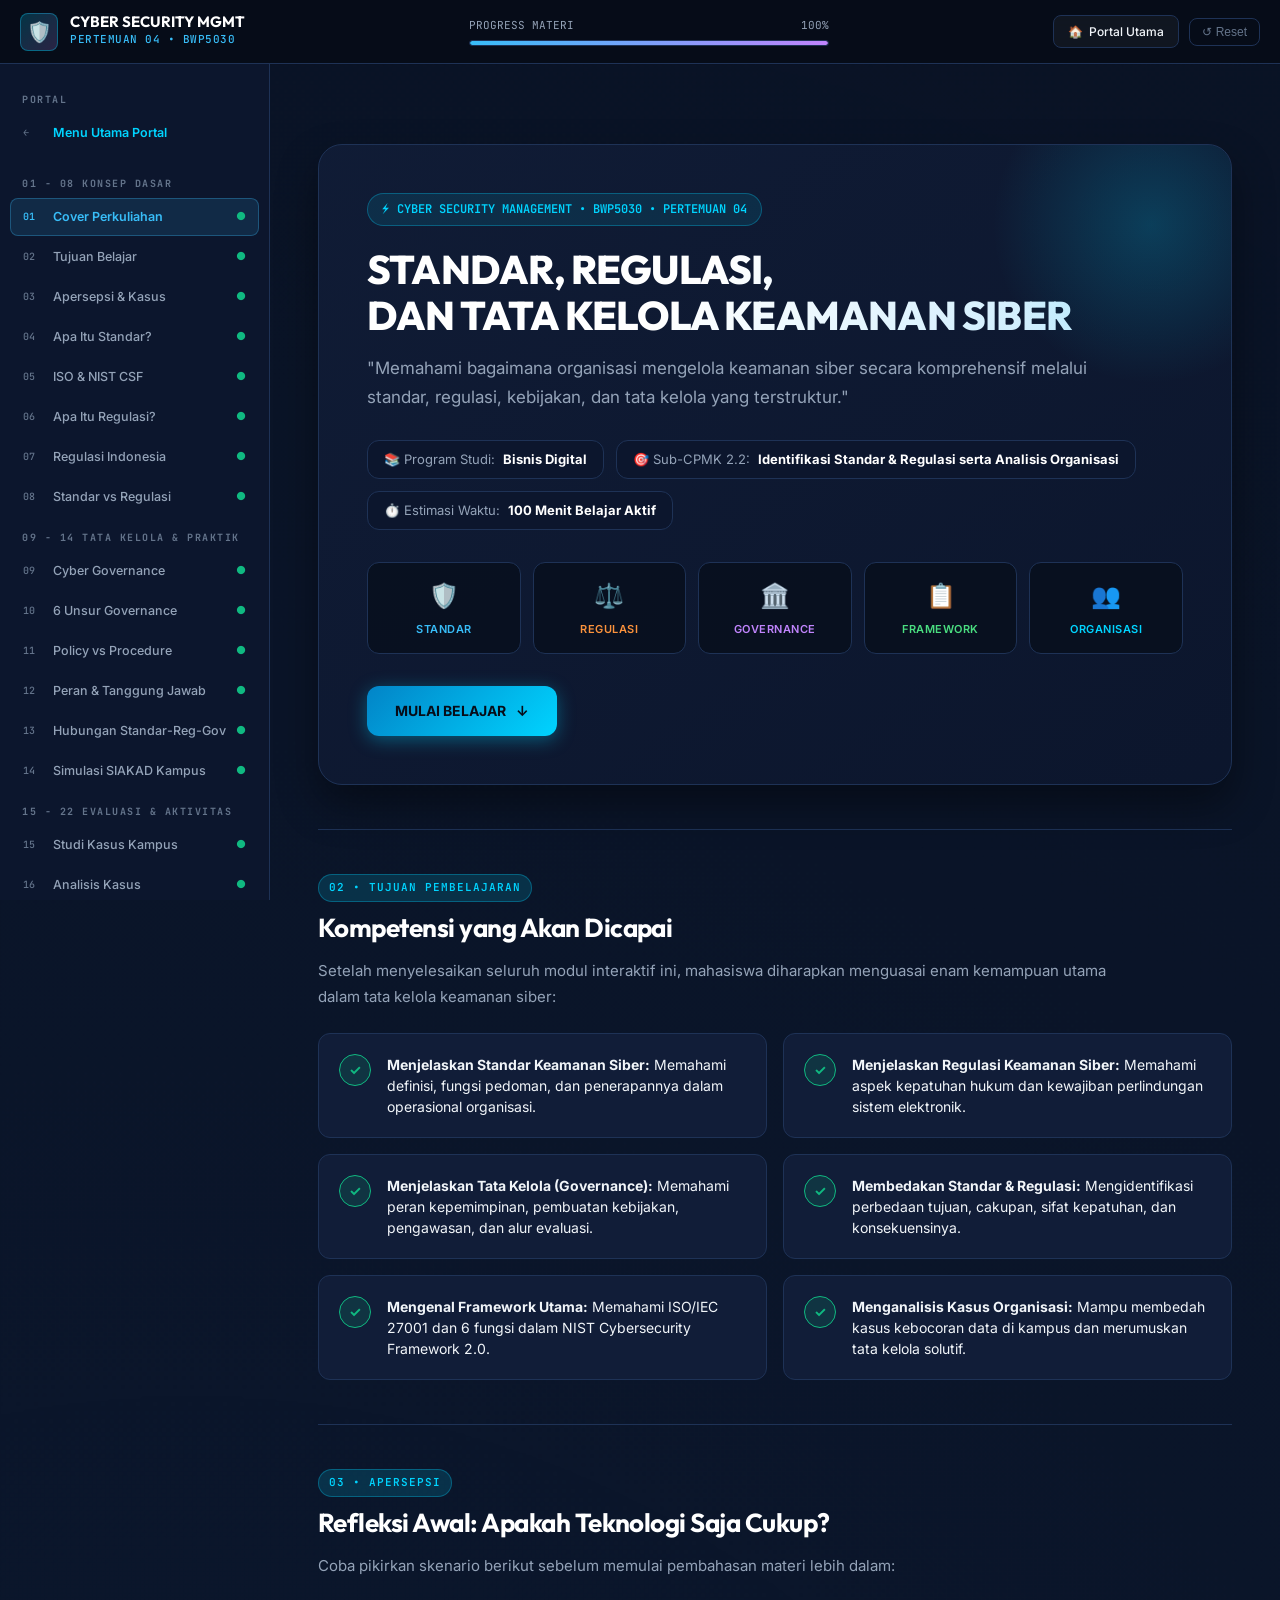
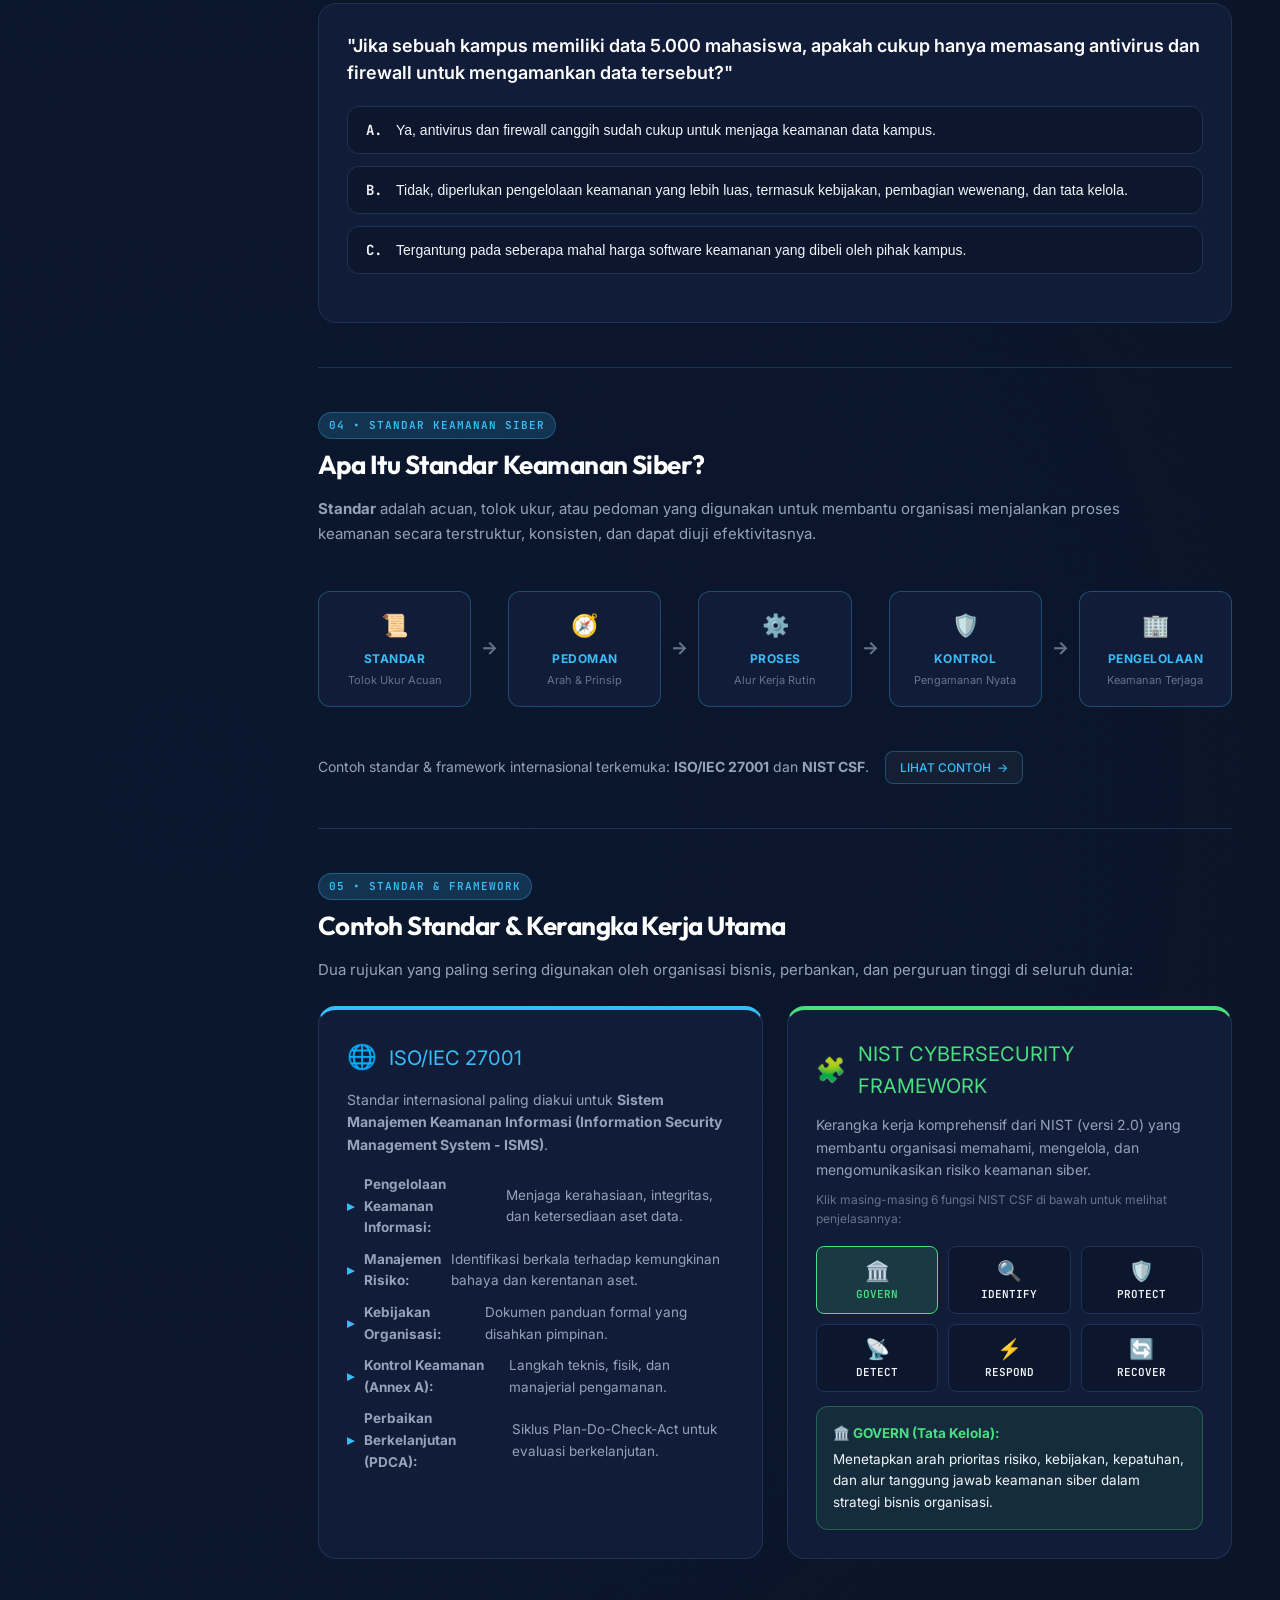
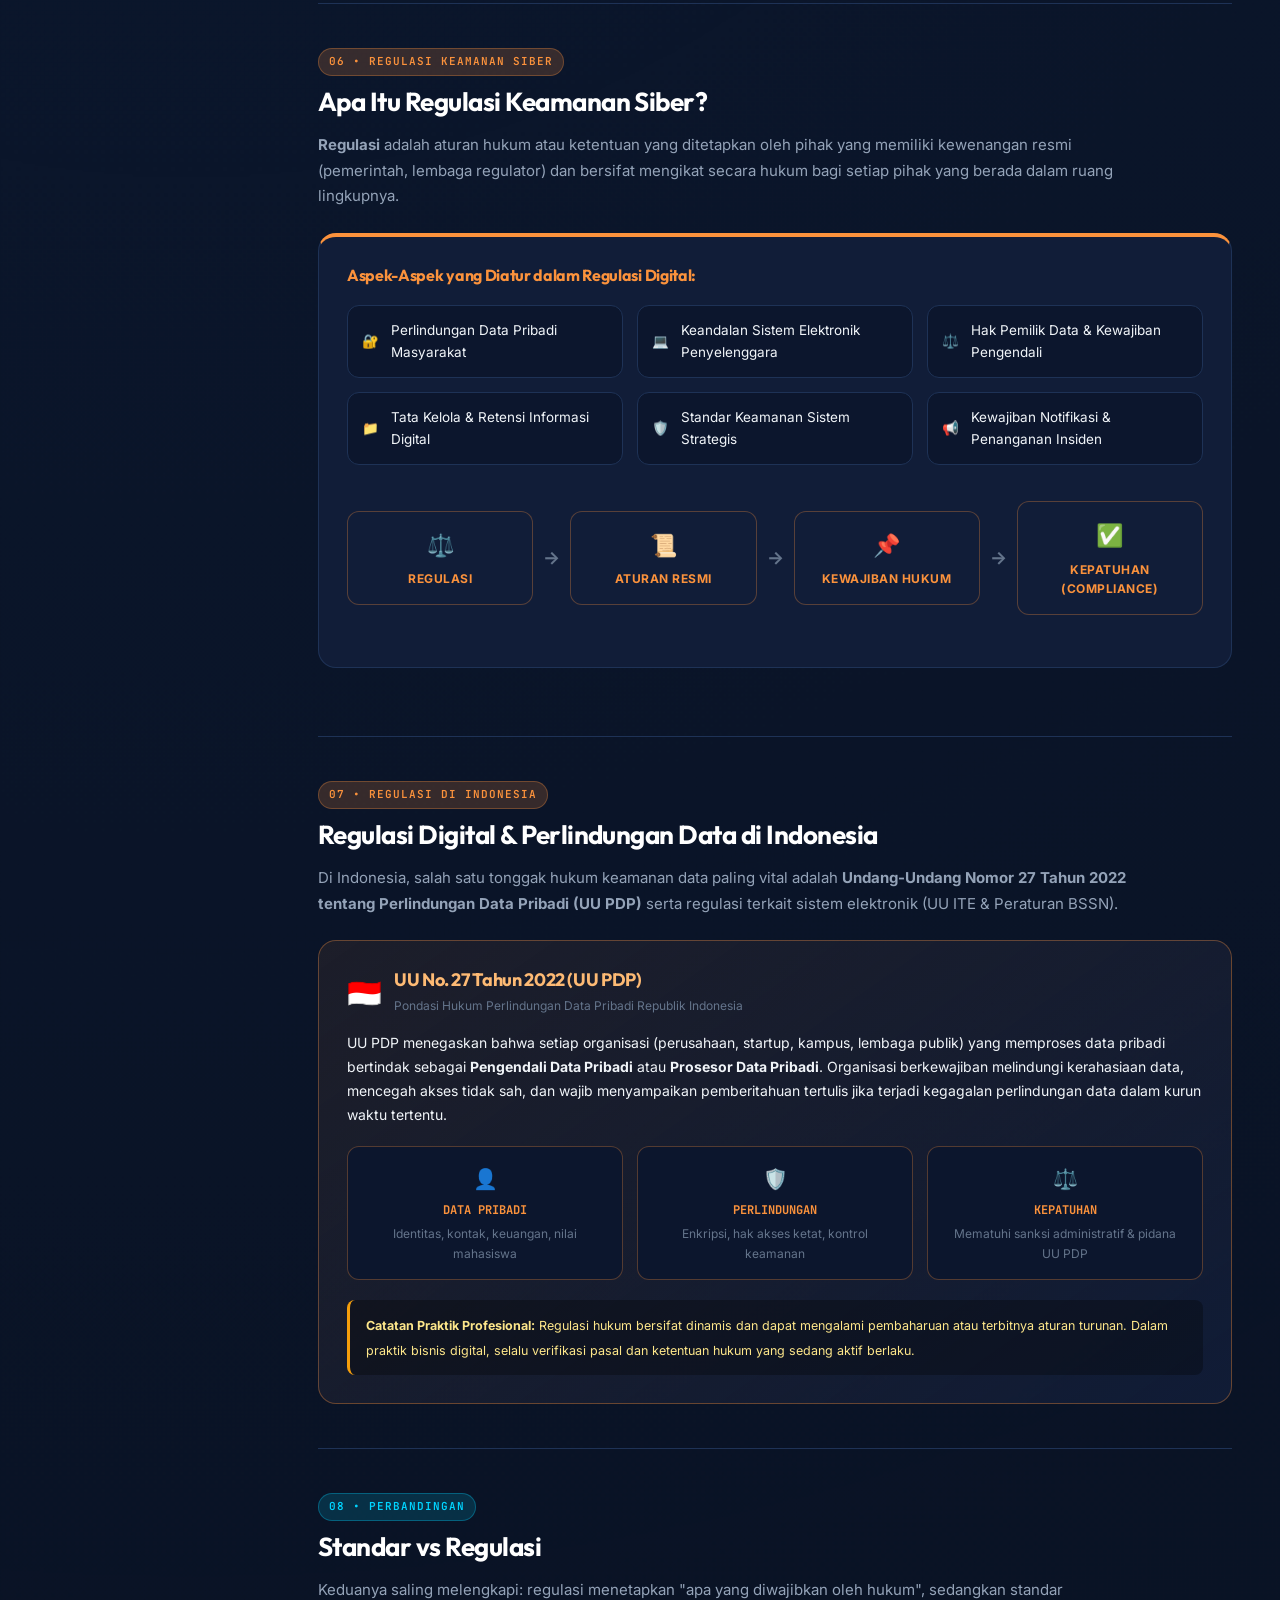
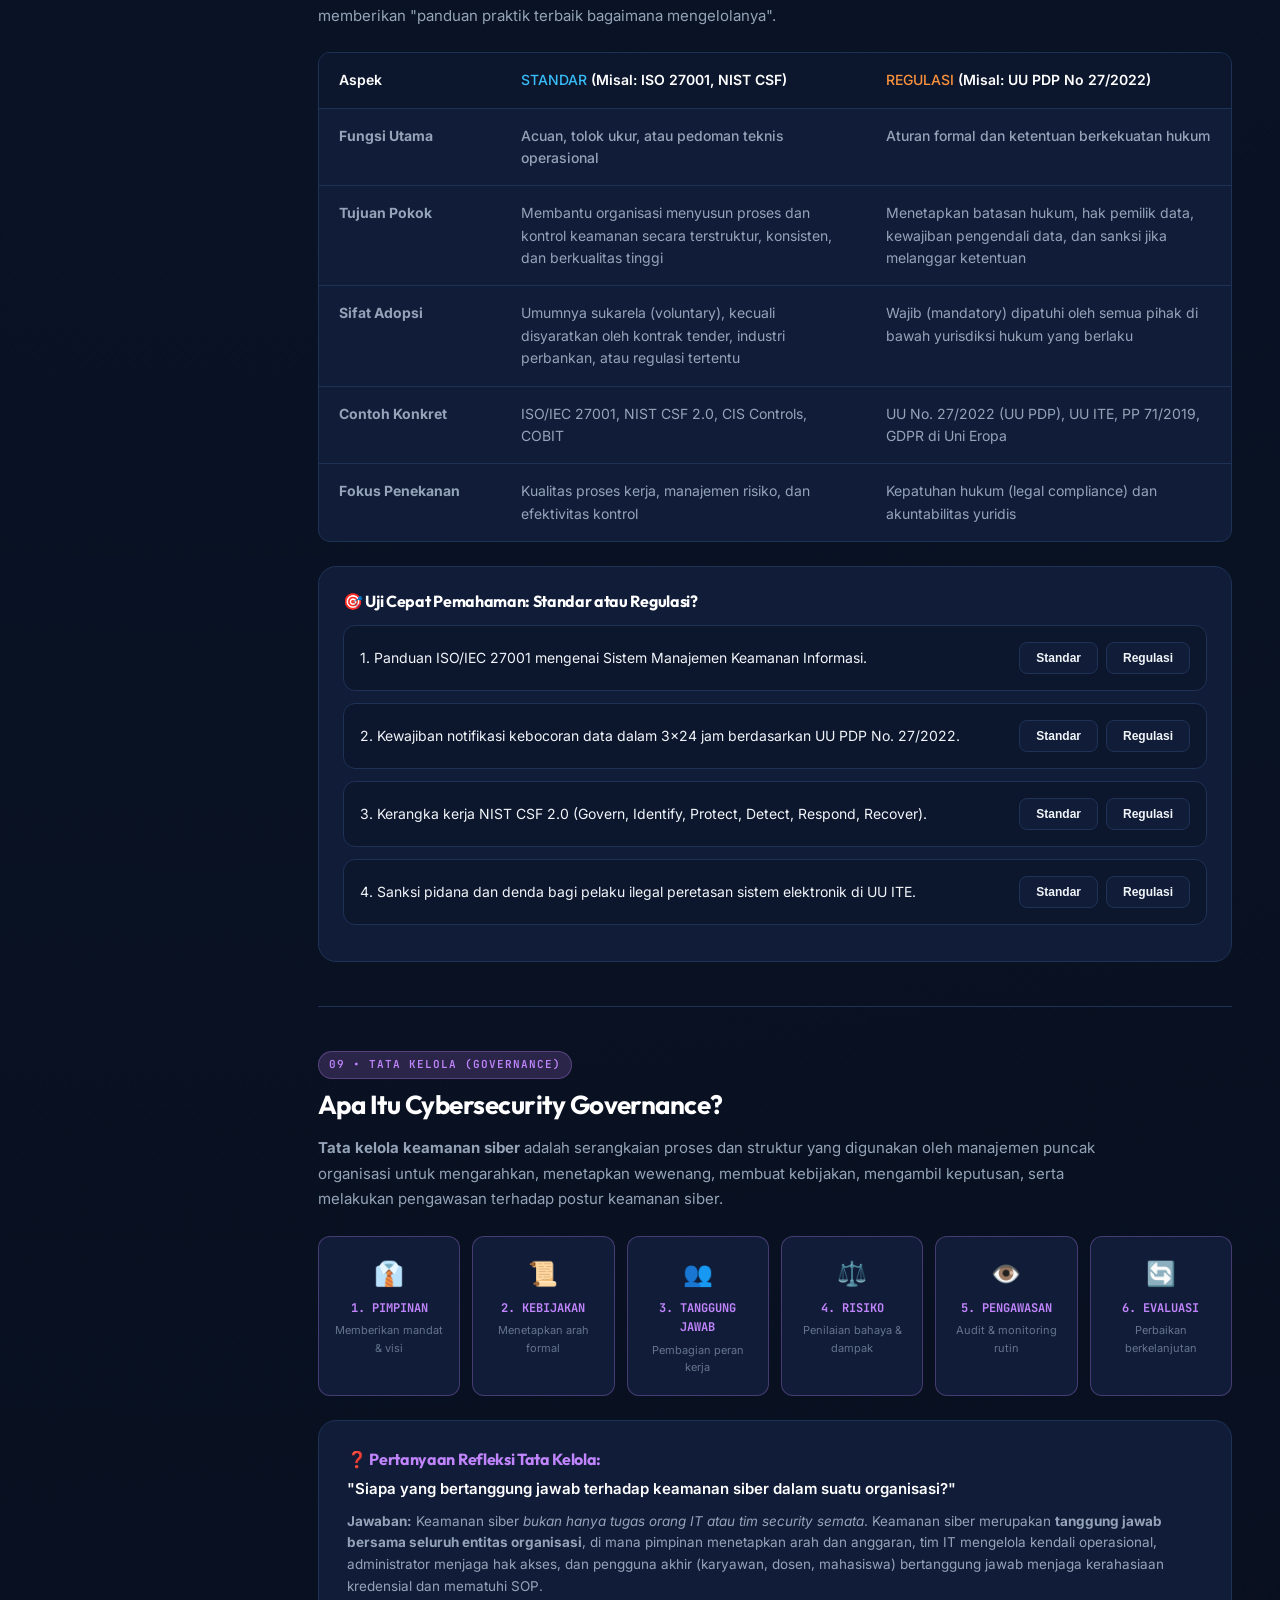
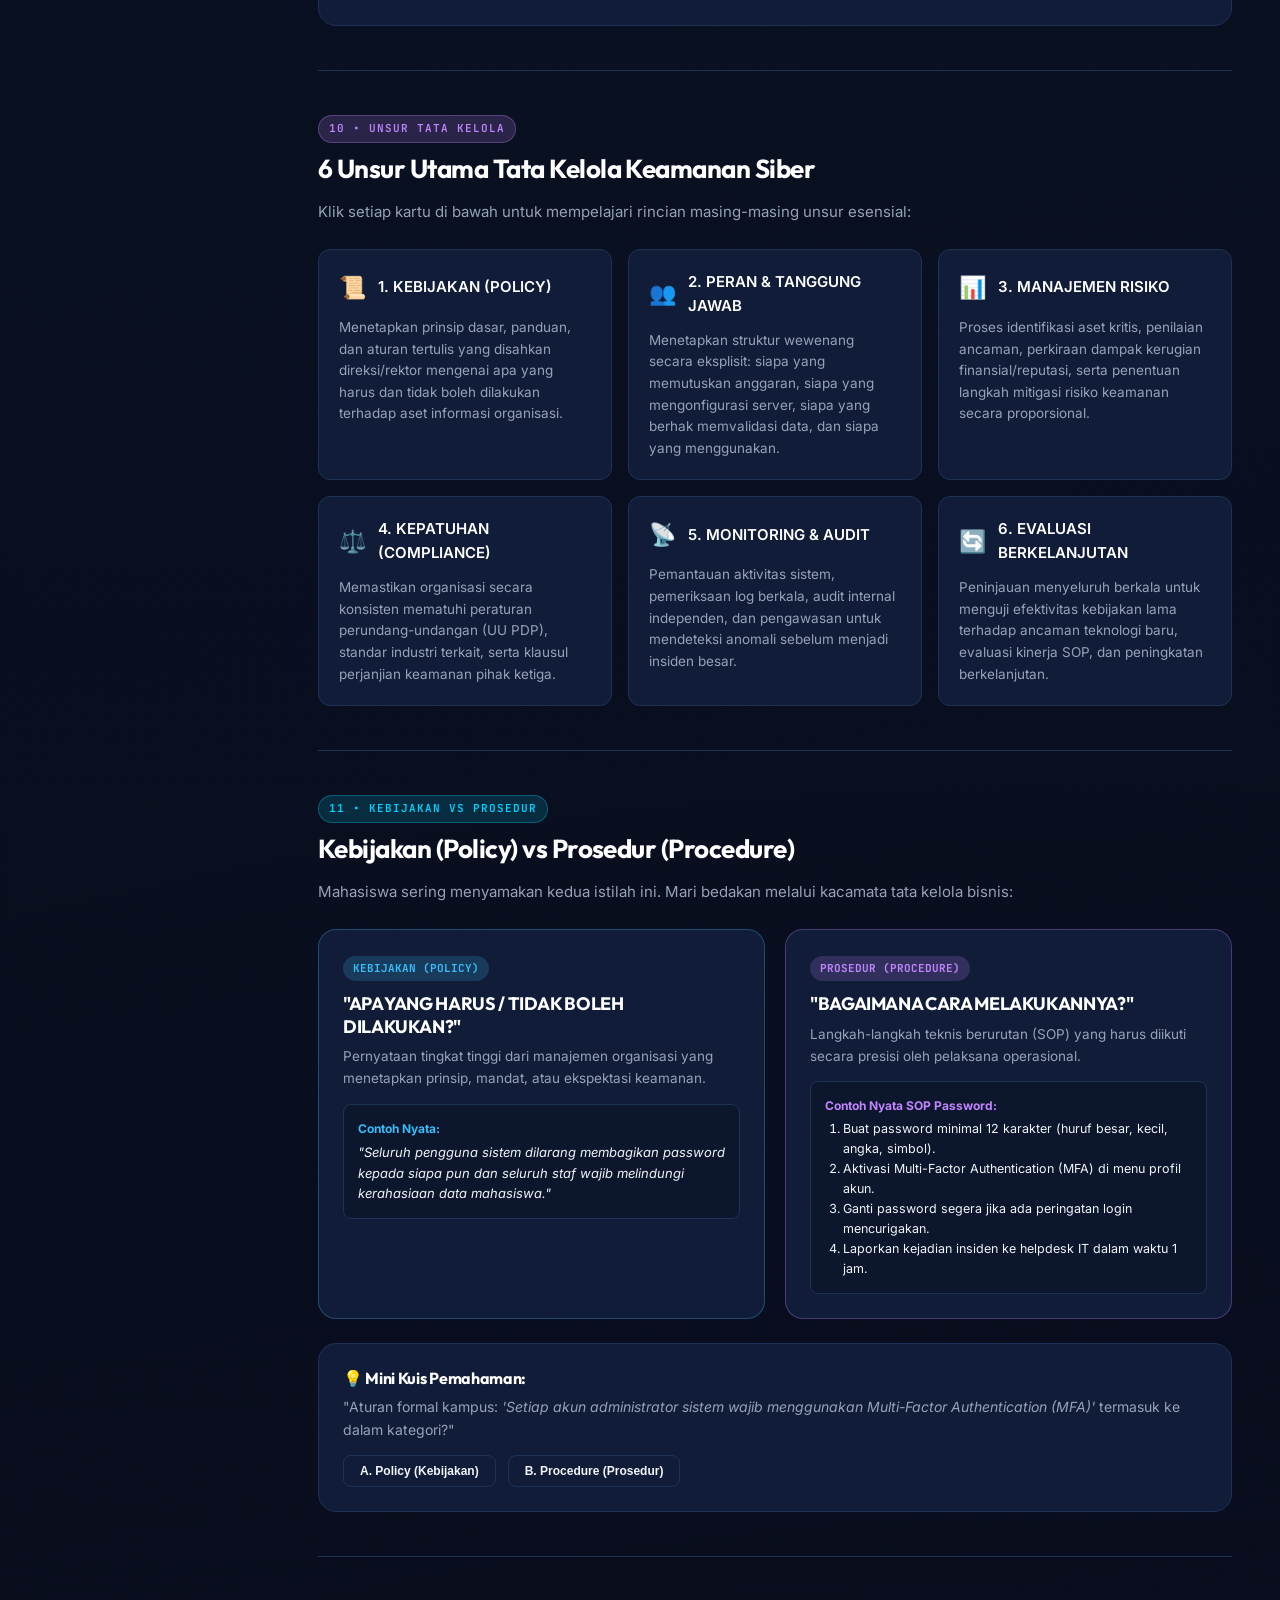
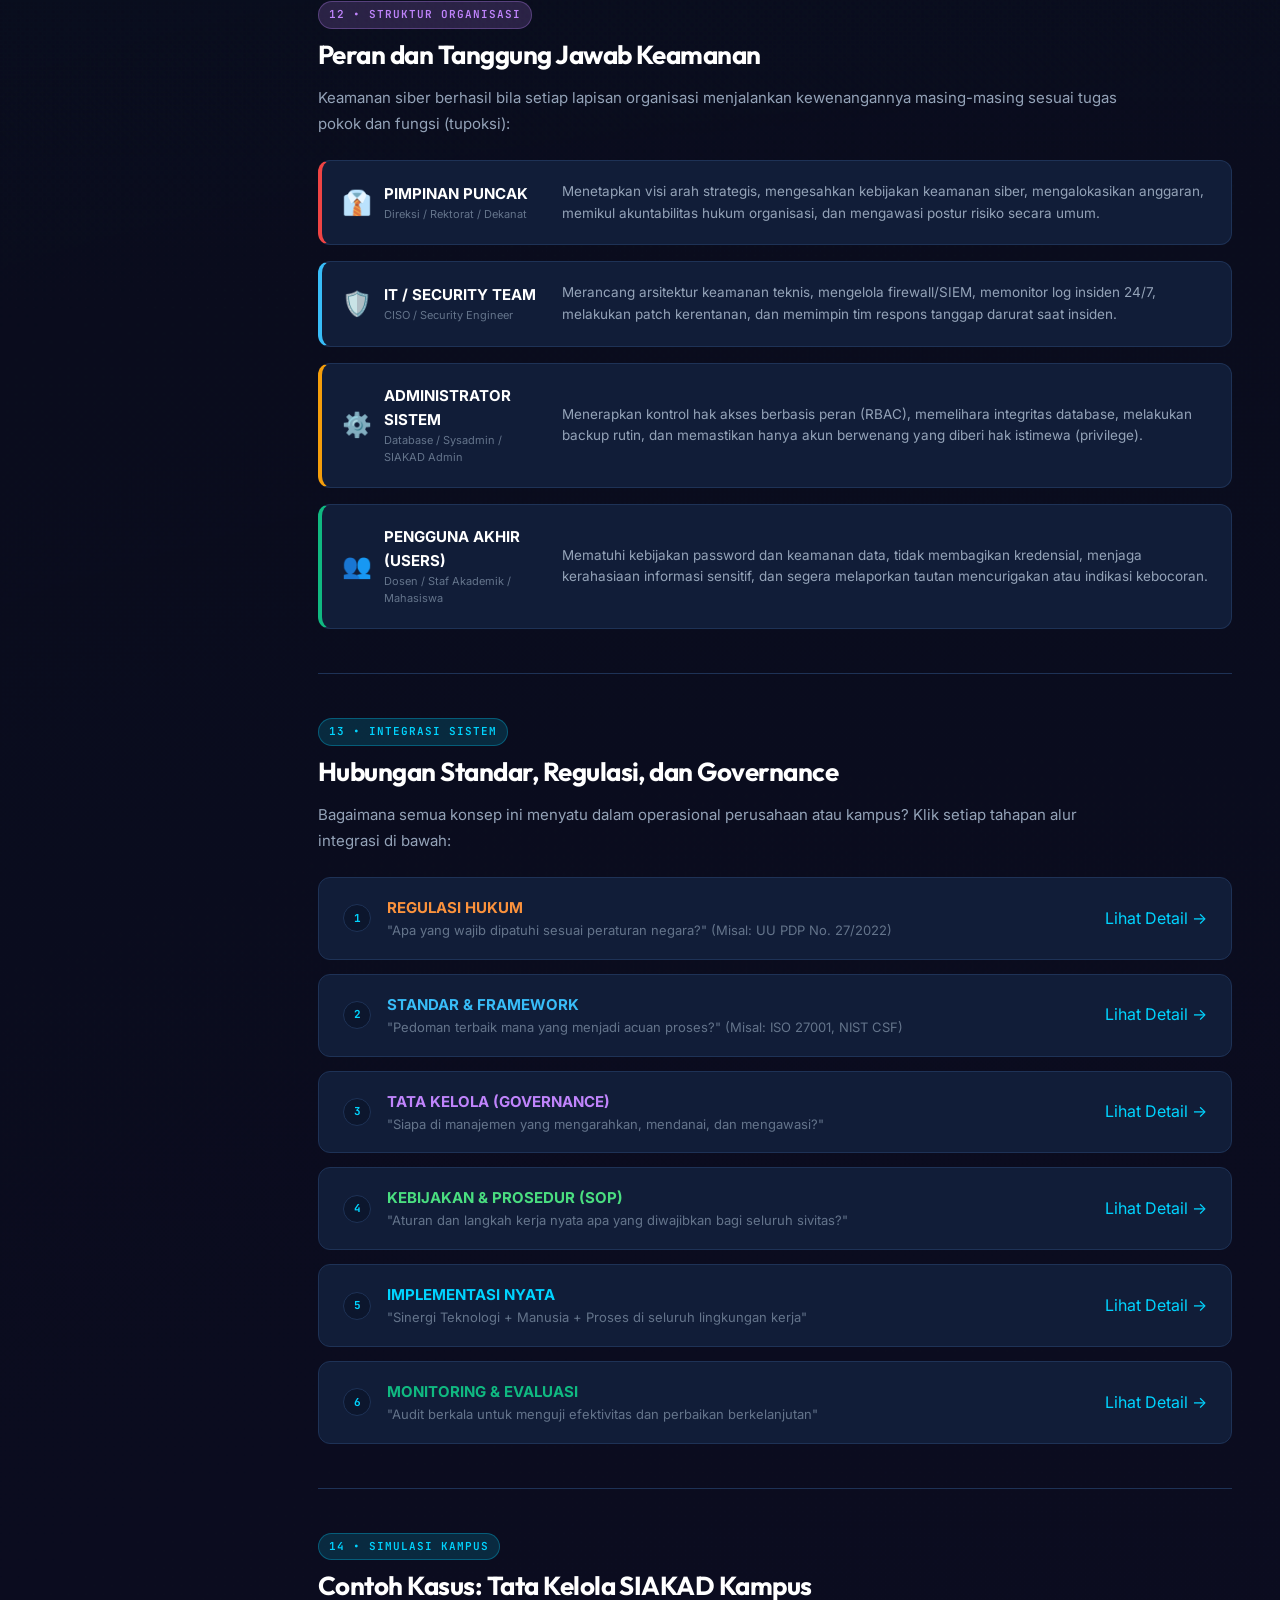
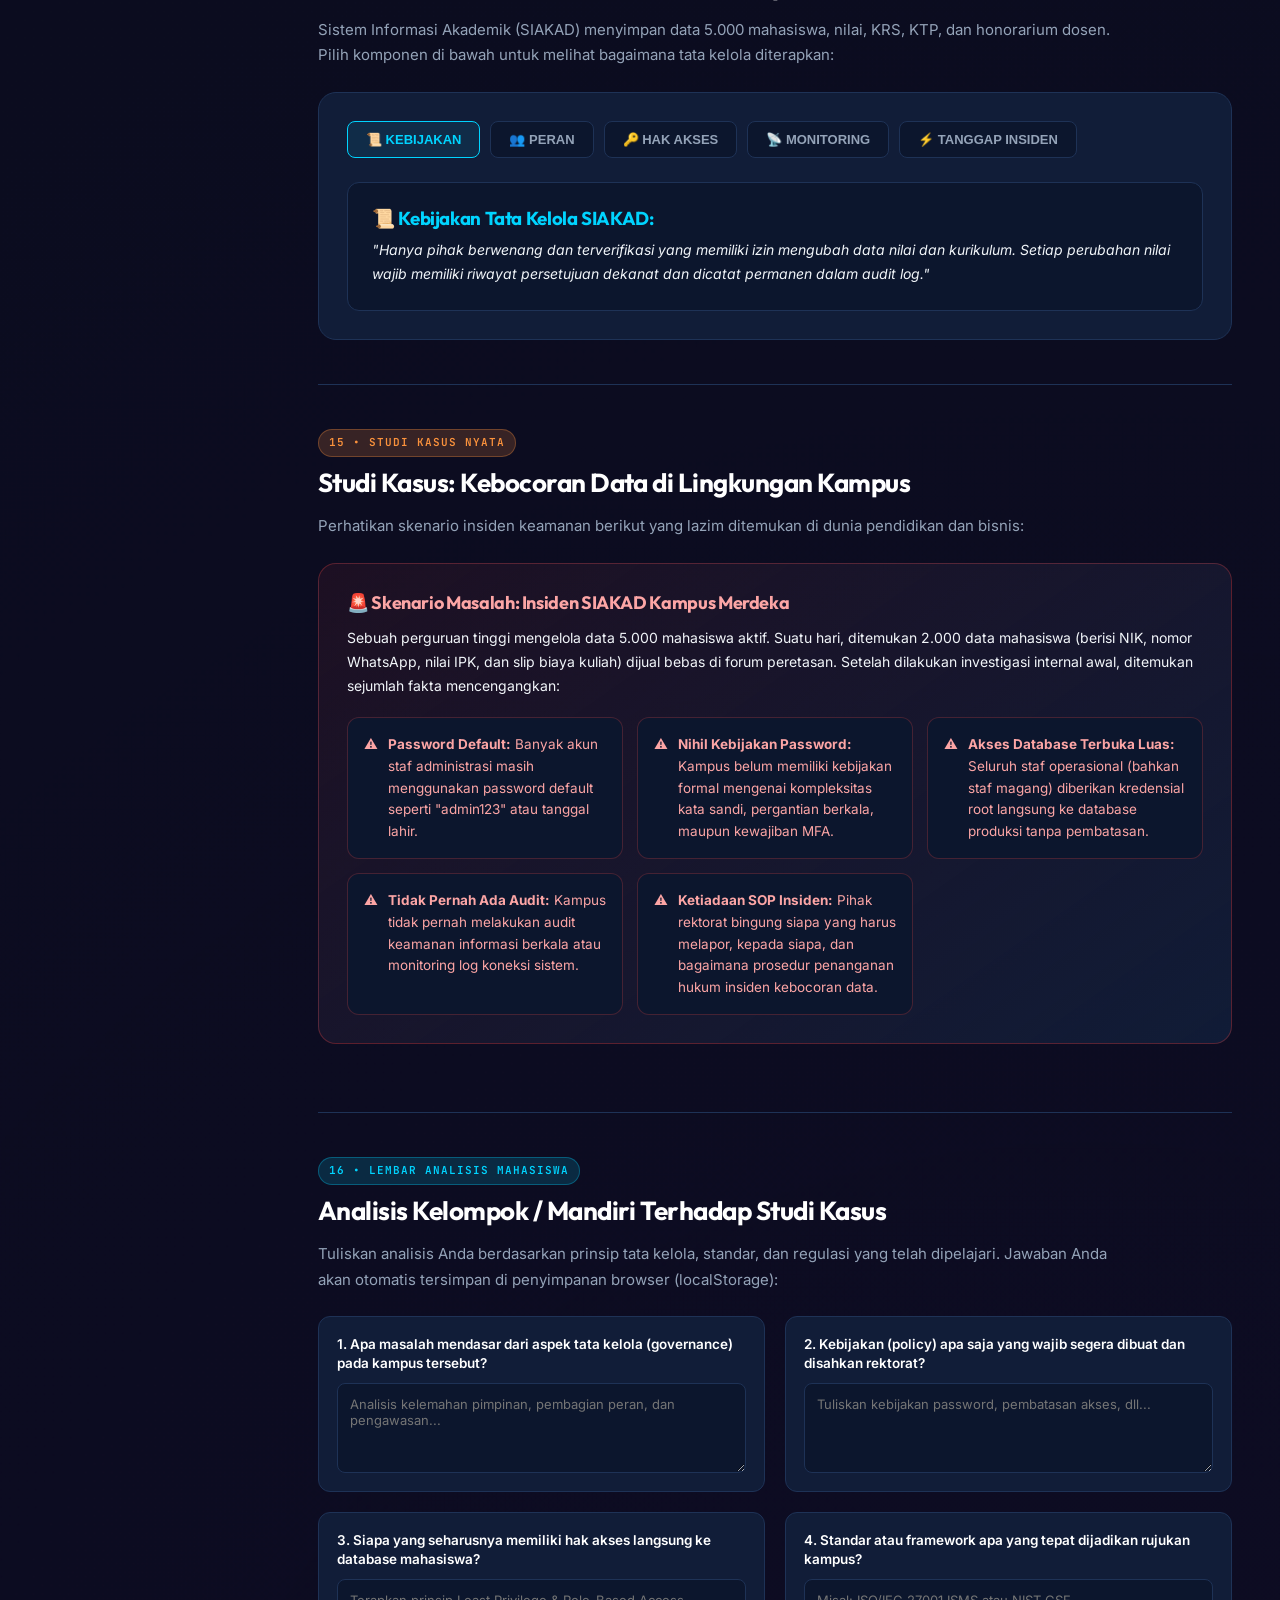
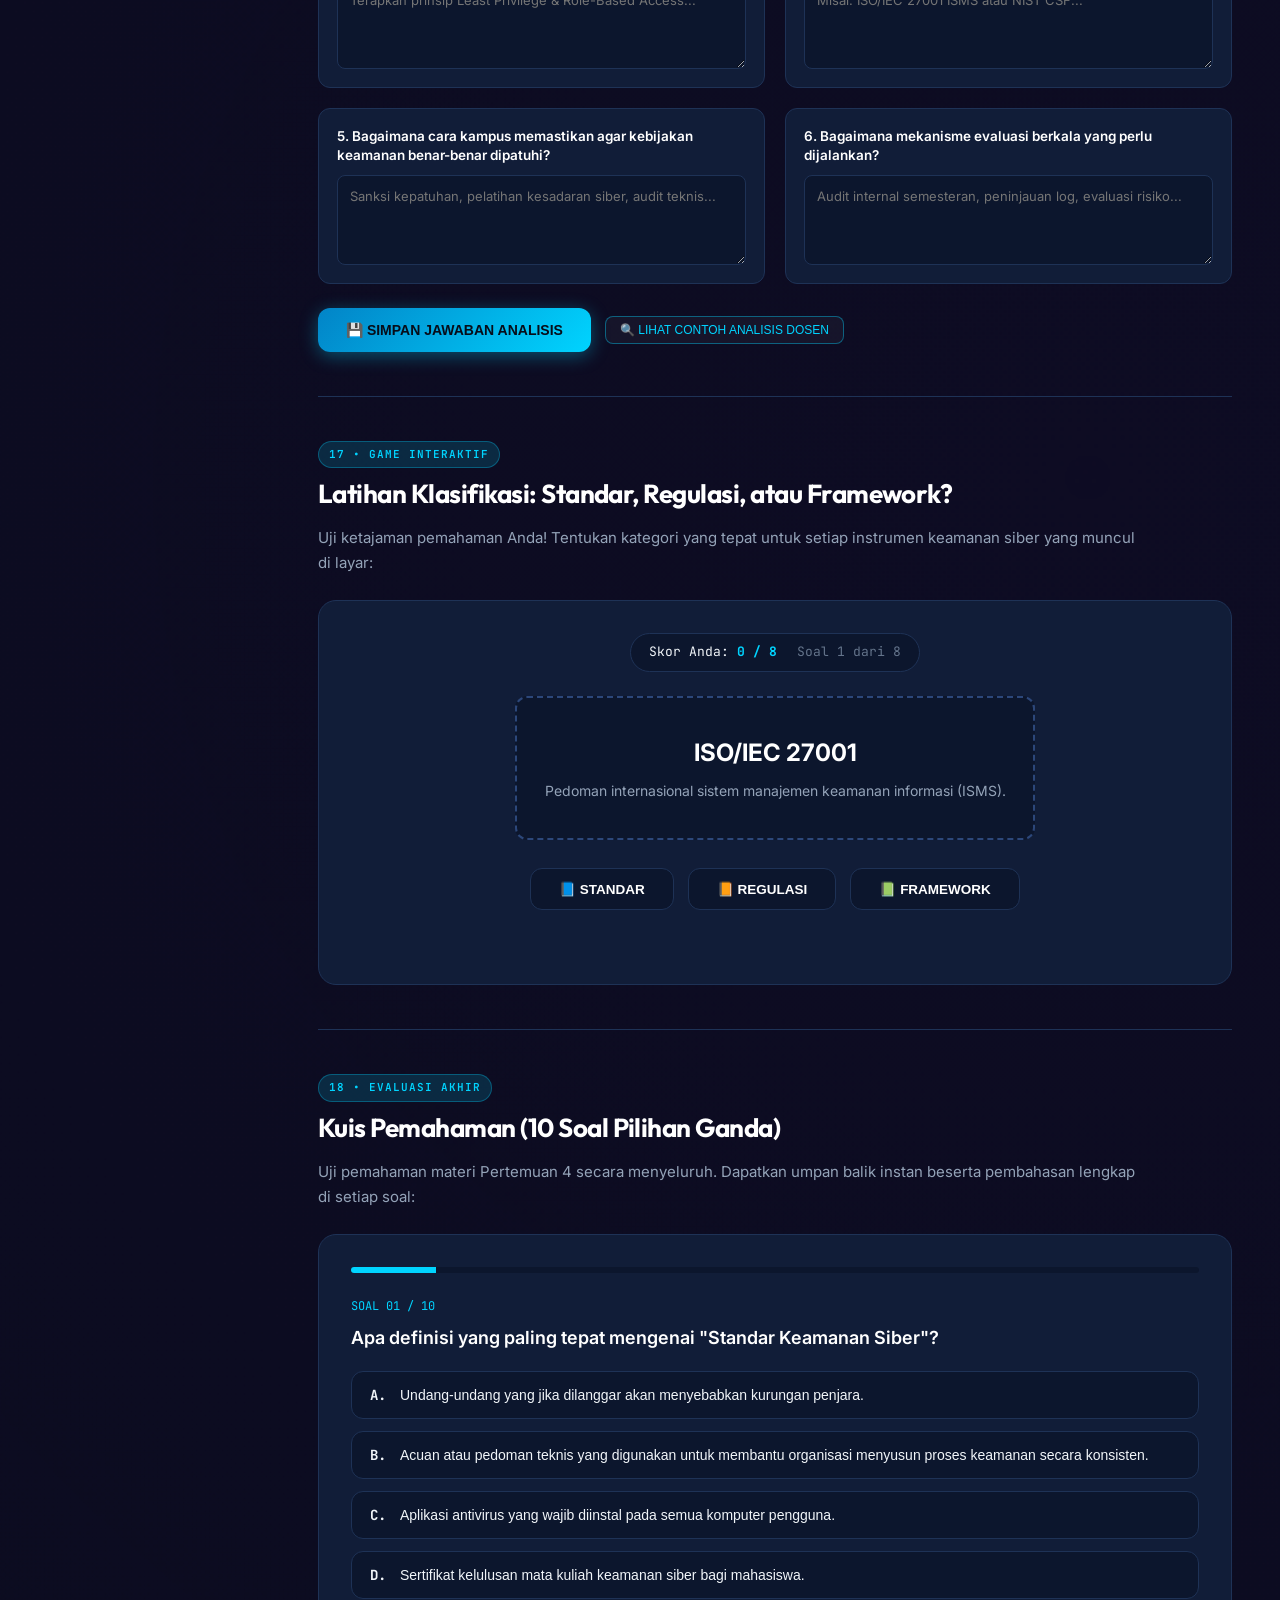
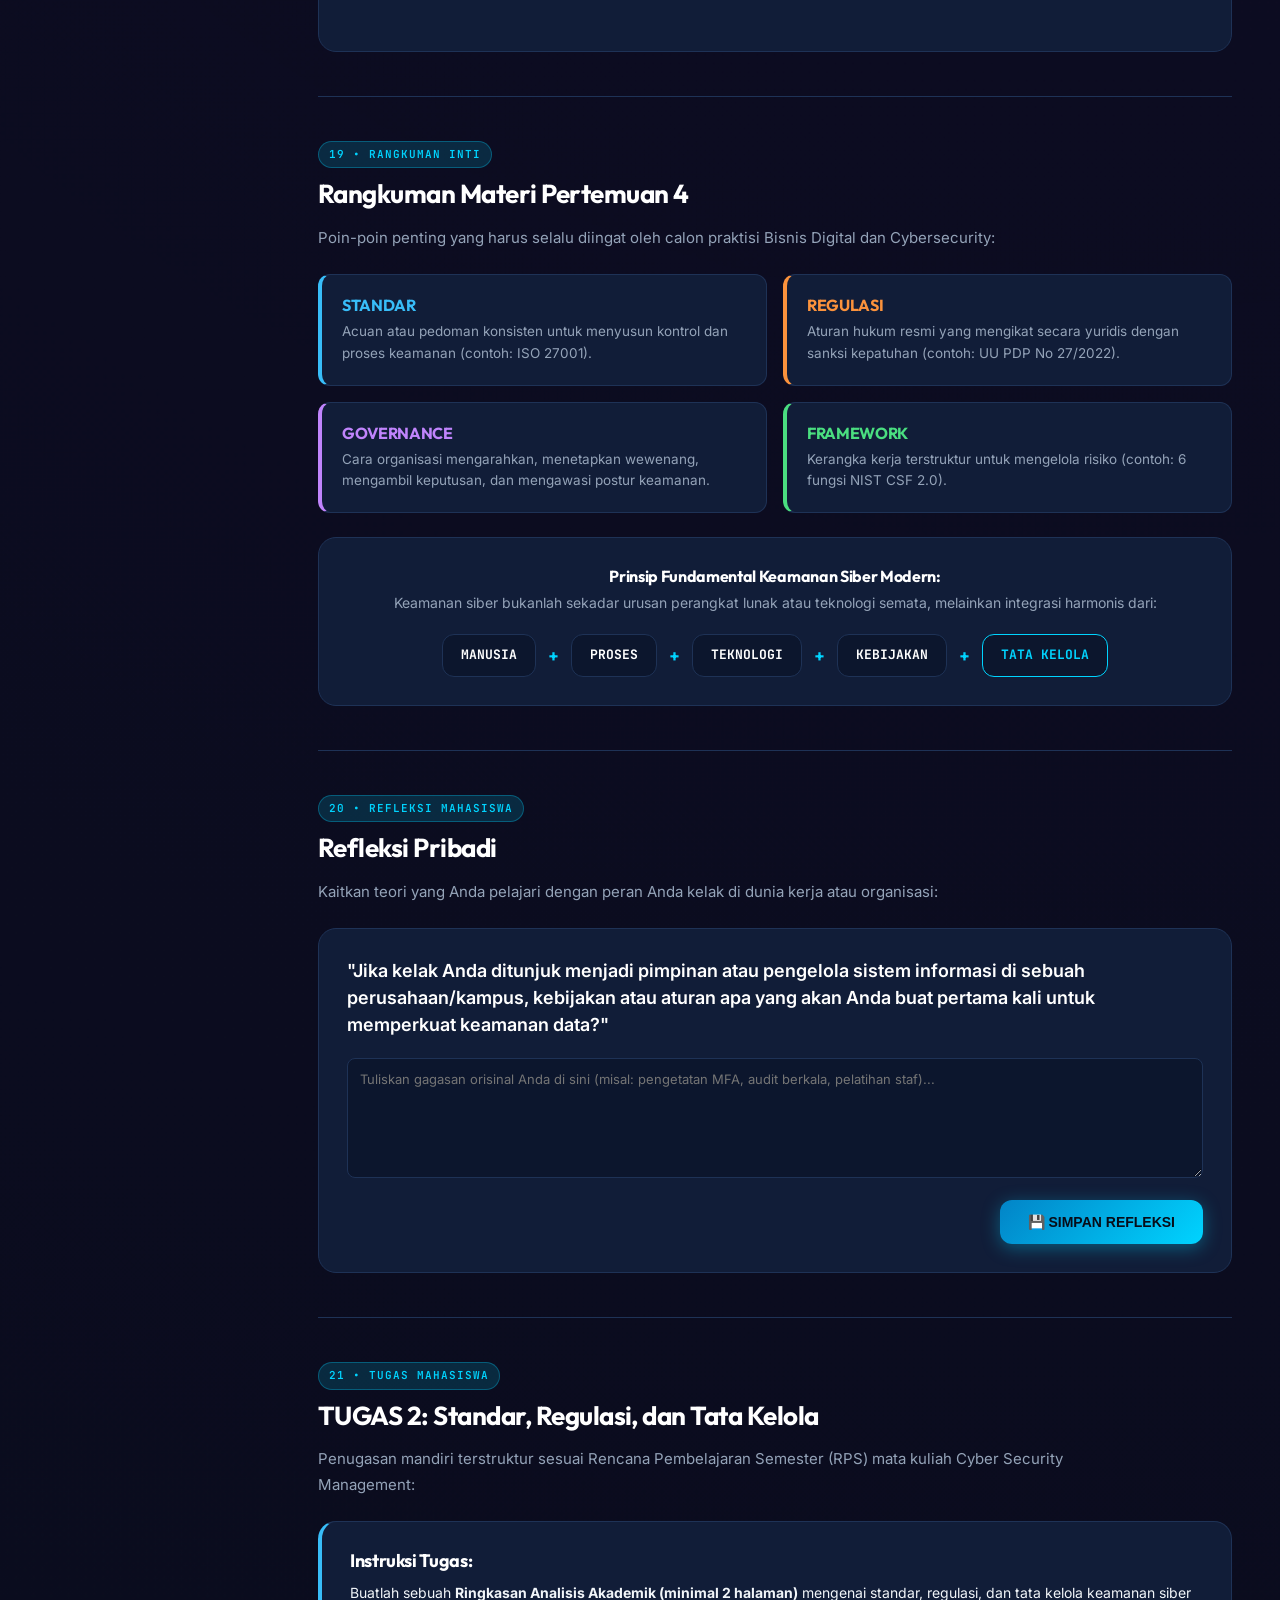
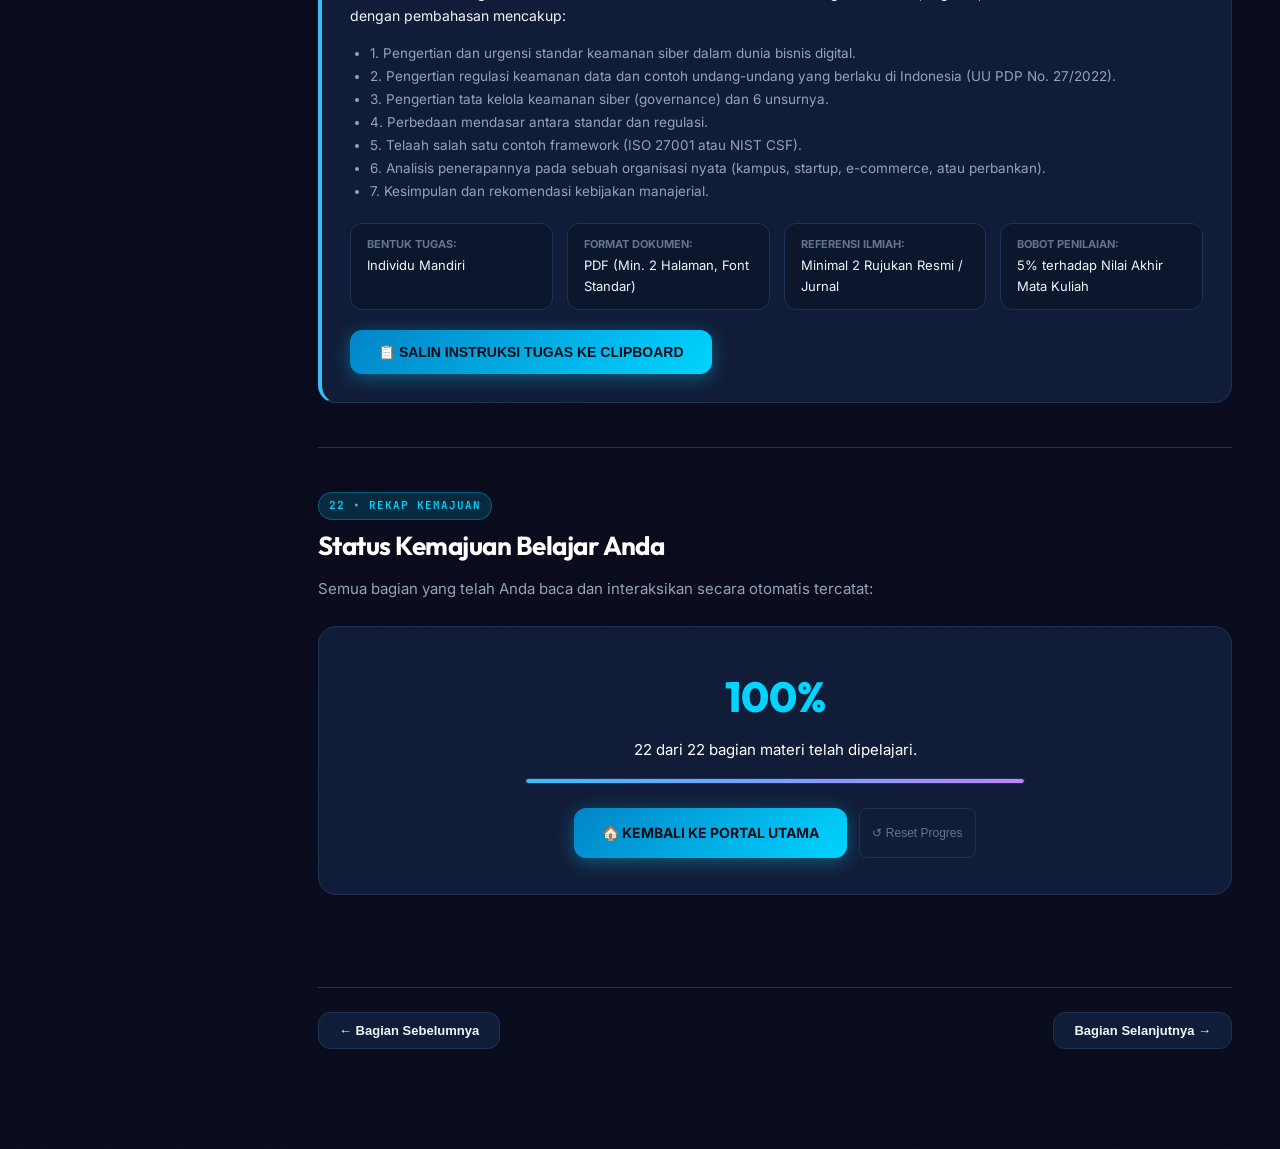
<file: cyber/pertemuan-4/index.html>
<!DOCTYPE html>
<html lang="id">
<head>
  <meta charset="UTF-8" />
  <meta name="viewport" content="width=device-width, initial-scale=1.0" />
  <title>Pertemuan 4: Standar, Regulasi, & Tata Kelola Keamanan Siber | Cyber Security Management</title>
  <meta name="description" content="Media Pembelajaran Interaktif Pertemuan 4: Standar, Regulasi, dan Tata Kelola Keamanan Siber. Program Studi Bisnis Digital, Kode: BWP5030." />
  <link rel="stylesheet" href="style.css" />
  <link rel="icon" href="data:image/svg+xml,<svg xmlns='http://www.w3.org/2000/svg' viewBox='0 0 100 100'><text y='.9em' font-size='90'>🛡️</text></svg>" />
</head>
<body>

  <!-- ========================================================
       TOPBAR / HEADER
       ======================================================== -->
  <header class="topbar" role="banner">
    <div class="topbar-left">
      <button class="hamburger-btn" id="hamburgerBtn" aria-label="Buka navigasi menu" aria-expanded="false">☰</button>
      <a href="../index.html" class="topbar-brand" title="Ke Portal Utama">
        <div class="brand-icon" aria-hidden="true">🛡️</div>
        <div>
          <div class="brand-title">CYBER SECURITY MGMT</div>
          <div class="brand-subtitle">PERTEMUAN 04 • BWP5030</div>
        </div>
      </a>
    </div>

    <!-- Progress Tracker -->
    <div class="progress-container" aria-label="Indikator kemajuan belajar">
      <div class="progress-header">
        <span>PROGRESS MATERI</span>
        <span id="topbarProgressPercent">0%</span>
      </div>
      <div class="progress-track" role="progressbar" aria-valuenow="0" aria-valuemin="0" aria-valuemax="100">
        <div class="progress-fill" id="topbarProgressBar"></div>
      </div>
    </div>

    <div class="topbar-right">
      <a href="../index.html" class="btn-portal-back" title="Kembali ke Portal Mata Kuliah">
        <span>🏠</span> <span>Portal Utama</span>
      </a>
      <button class="btn-reset" id="btnResetAll" aria-label="Reset semua progres">↺ Reset</button>
    </div>
  </header>

  <!-- ========================================================
       SIDEBAR NAVIGATION
       ======================================================== -->
  <div class="sidebar-overlay" id="sidebarOverlay" aria-hidden="true"></div>
  <nav class="sidebar" id="sidebar" aria-label="Navigasi Pertemuan 4">
    <div class="sidebar-heading">Portal</div>
    <a href="../index.html" class="nav-link" style="color:var(--cyan); font-weight:600; margin-bottom:12px;">
      <span class="nav-badge-num">←</span>
      <span>Menu Utama Portal</span>
    </a>

    <div class="sidebar-heading">01 - 08 Konsep Dasar</div>
    <a href="#cover" class="nav-link" data-section="cover">
      <span class="nav-badge-num">01</span>
      <span>Cover Perkuliahan</span>
      <span class="nav-status-icon">●</span>
    </a>
    <a href="#tujuan" class="nav-link" data-section="tujuan">
      <span class="nav-badge-num">02</span>
      <span>Tujuan Belajar</span>
      <span class="nav-status-icon">●</span>
    </a>
    <a href="#apersepsi" class="nav-link" data-section="apersepsi">
      <span class="nav-badge-num">03</span>
      <span>Apersepsi & Kasus</span>
      <span class="nav-status-icon">●</span>
    </a>
    <a href="#apa-itu-standar" class="nav-link" data-section="apa-itu-standar">
      <span class="nav-badge-num">04</span>
      <span>Apa Itu Standar?</span>
      <span class="nav-status-icon">●</span>
    </a>
    <a href="#standar-framework" class="nav-link" data-section="standar-framework">
      <span class="nav-badge-num">05</span>
      <span>ISO & NIST CSF</span>
      <span class="nav-status-icon">●</span>
    </a>
    <a href="#apa-itu-regulasi" class="nav-link" data-section="apa-itu-regulasi">
      <span class="nav-badge-num">06</span>
      <span>Apa Itu Regulasi?</span>
      <span class="nav-status-icon">●</span>
    </a>
    <a href="#regulasi-indonesia" class="nav-link" data-section="regulasi-indonesia">
      <span class="nav-badge-num">07</span>
      <span>Regulasi Indonesia</span>
      <span class="nav-status-icon">●</span>
    </a>
    <a href="#standar-vs-regulasi" class="nav-link" data-section="standar-vs-regulasi">
      <span class="nav-badge-num">08</span>
      <span>Standar vs Regulasi</span>
      <span class="nav-status-icon">●</span>
    </a>

    <div class="sidebar-heading">09 - 14 Tata Kelola & Praktik</div>
    <a href="#apa-itu-governance" class="nav-link" data-section="apa-itu-governance">
      <span class="nav-badge-num">09</span>
      <span>Cyber Governance</span>
      <span class="nav-status-icon">●</span>
    </a>
    <a href="#unsur-governance" class="nav-link" data-section="unsur-governance">
      <span class="nav-badge-num">10</span>
      <span>6 Unsur Governance</span>
      <span class="nav-status-icon">●</span>
    </a>
    <a href="#policy-vs-procedure" class="nav-link" data-section="policy-vs-procedure">
      <span class="nav-badge-num">11</span>
      <span>Policy vs Procedure</span>
      <span class="nav-status-icon">●</span>
    </a>
    <a href="#peran-tanggung-jawab" class="nav-link" data-section="peran-tanggung-jawab">
      <span class="nav-badge-num">12</span>
      <span>Peran & Tanggung Jawab</span>
      <span class="nav-status-icon">●</span>
    </a>
    <a href="#hubungan-srg" class="nav-link" data-section="hubungan-srg">
      <span class="nav-badge-num">13</span>
      <span>Hubungan Standar-Reg-Gov</span>
      <span class="nav-status-icon">●</span>
    </a>
    <a href="#penerapan-kampus" class="nav-link" data-section="penerapan-kampus">
      <span class="nav-badge-num">14</span>
      <span>Simulasi SIAKAD Kampus</span>
      <span class="nav-status-icon">●</span>
    </a>

    <div class="sidebar-heading">15 - 22 Evaluasi & Aktivitas</div>
    <a href="#studi-kasus" class="nav-link" data-section="studi-kasus">
      <span class="nav-badge-num">15</span>
      <span>Studi Kasus Kampus</span>
      <span class="nav-status-icon">●</span>
    </a>
    <a href="#analisis-kasus" class="nav-link" data-section="analisis-kasus">
      <span class="nav-badge-num">16</span>
      <span>Analisis Kasus</span>
      <span class="nav-status-icon">●</span>
    </a>
    <a href="#game-klasifikasi" class="nav-link" data-section="game-klasifikasi">
      <span class="nav-badge-num">17</span>
      <span>Game Klasifikasi</span>
      <span class="nav-status-icon">●</span>
    </a>
    <a href="#kuis-pemahaman" class="nav-link" data-section="kuis-pemahaman">
      <span class="nav-badge-num">18</span>
      <span>Kuis Pemahaman (10 Soal)</span>
      <span class="nav-status-icon">●</span>
    </a>
    <a href="#rangkuman" class="nav-link" data-section="rangkuman">
      <span class="nav-badge-num">19</span>
      <span>Rangkuman Materi</span>
      <span class="nav-status-icon">●</span>
    </a>
    <a href="#refleksi" class="nav-link" data-section="refleksi">
      <span class="nav-badge-num">20</span>
      <span>Refleksi Pembelajaran</span>
      <span class="nav-status-icon">●</span>
    </a>
    <a href="#tugas" class="nav-link" data-section="tugas">
      <span class="nav-badge-num">21</span>
      <span>Tugas Terstruktur</span>
      <span class="nav-status-icon">●</span>
    </a>
    <a href="#progress-belajar" class="nav-link" data-section="progress-belajar">
      <span class="nav-badge-num">22</span>
      <span>Ringkasan Progres</span>
      <span class="nav-status-icon">●</span>
    </a>
  </nav>

  <!-- ========================================================
       MAIN LEARNING CONTENT
       ======================================================== -->
  <main class="main-content" id="mainContent">

    <!-- SECTION 1: COVER -->
    <section id="cover" class="content-section" data-section-id="cover">
      <div class="hero-wrapper">
        <div class="hero-tag">
          <span>⚡</span> CYBER SECURITY MANAGEMENT • BWP5030 • PERTEMUAN 04
        </div>
        <h1 class="hero-title">STANDAR, REGULASI,<br>DAN TATA KELOLA KEAMANAN SIBER</h1>
        <p class="hero-subtitle">
          "Memahami bagaimana organisasi mengelola keamanan siber secara komprehensif melalui standar, regulasi, kebijakan, dan tata kelola yang terstruktur."
        </p>

        <div class="hero-badges-row">
          <div class="hero-meta-badge">
            <span>📚 Program Studi:</span> <strong>Bisnis Digital</strong>
          </div>
          <div class="hero-meta-badge">
            <span>🎯 Sub-CPMK 2.2:</span> <strong>Identifikasi Standar & Regulasi serta Analisis Organisasi</strong>
          </div>
          <div class="hero-meta-badge">
            <span>⏱️ Estimasi Waktu:</span> <strong>100 Menit Belajar Aktif</strong>
          </div>
        </div>

        <!-- Visual Core Nodes -->
        <div class="hero-visual-strip">
          <div class="visual-node">
            <div class="visual-node-icon">🛡️</div>
            <div class="visual-node-label" style="color:var(--color-standar);">STANDAR</div>
          </div>
          <div class="visual-node">
            <div class="visual-node-icon">⚖️</div>
            <div class="visual-node-label" style="color:var(--color-regulasi);">REGULASI</div>
          </div>
          <div class="visual-node">
            <div class="visual-node-icon">🏛️</div>
            <div class="visual-node-label" style="color:var(--color-governance);">GOVERNANCE</div>
          </div>
          <div class="visual-node">
            <div class="visual-node-icon">📋</div>
            <div class="visual-node-label" style="color:var(--color-framework);">FRAMEWORK</div>
          </div>
          <div class="visual-node">
            <div class="visual-node-icon">👥</div>
            <div class="visual-node-label" style="color:var(--cyan);">ORGANISASI</div>
          </div>
        </div>

        <a href="#tujuan" class="btn-primary">
          <span>MULAI BELAJAR</span>
          <span>↓</span>
        </a>
      </div>
    </section>

    <!-- SECTION 2: TUJUAN PEMBELAJARAN -->
    <section id="tujuan" class="content-section" data-section-id="tujuan">
      <div class="section-meta">
        <span class="section-pill pill-cyan">02 • TUJUAN PEMBELAJARAN</span>
      </div>
      <h2 class="section-title">Kompetensi yang Akan Dicapai</h2>
      <p class="section-desc">
        Setelah menyelesaikan seluruh modul interaktif ini, mahasiswa diharapkan menguasai enam kemampuan utama dalam tata kelola keamanan siber:
      </p>

      <div class="goals-grid">
        <div class="goal-card">
          <div class="goal-check-icon">✓</div>
          <div class="goal-text"><strong>Menjelaskan Standar Keamanan Siber:</strong> Memahami definisi, fungsi pedoman, dan penerapannya dalam operasional organisasi.</div>
        </div>
        <div class="goal-card">
          <div class="goal-check-icon">✓</div>
          <div class="goal-text"><strong>Menjelaskan Regulasi Keamanan Siber:</strong> Memahami aspek kepatuhan hukum dan kewajiban perlindungan sistem elektronik.</div>
        </div>
        <div class="goal-card">
          <div class="goal-check-icon">✓</div>
          <div class="goal-text"><strong>Menjelaskan Tata Kelola (Governance):</strong> Memahami peran kepemimpinan, pembuatan kebijakan, pengawasan, dan alur evaluasi.</div>
        </div>
        <div class="goal-card">
          <div class="goal-check-icon">✓</div>
          <div class="goal-text"><strong>Membedakan Standar & Regulasi:</strong> Mengidentifikasi perbedaan tujuan, cakupan, sifat kepatuhan, dan konsekuensinya.</div>
        </div>
        <div class="goal-card">
          <div class="goal-check-icon">✓</div>
          <div class="goal-text"><strong>Mengenal Framework Utama:</strong> Memahami ISO/IEC 27001 dan 6 fungsi dalam NIST Cybersecurity Framework 2.0.</div>
        </div>
        <div class="goal-card">
          <div class="goal-check-icon">✓</div>
          <div class="goal-text"><strong>Menganalisis Kasus Organisasi:</strong> Mampu membedah kasus kebocoran data di kampus dan merumuskan tata kelola solutif.</div>
        </div>
      </div>
    </section>

    <!-- SECTION 3: APERSEPSI -->
    <section id="apersepsi" class="content-section" data-section-id="apersepsi">
      <div class="section-meta">
        <span class="section-pill pill-cyan">03 • APERSEPSI</span>
      </div>
      <h2 class="section-title">Refleksi Awal: Apakah Teknologi Saja Cukup?</h2>
      <p class="section-desc">
        Coba pikirkan skenario berikut sebelum memulai pembahasan materi lebih dalam:
      </p>

      <div class="apersepsi-box">
        <div class="apersepsi-question">
          "Jika sebuah kampus memiliki data 5.000 mahasiswa, apakah cukup hanya memasang antivirus dan firewall untuk mengamankan data tersebut?"
        </div>

        <div class="apersepsi-options" id="apersepsiOptions">
          <button class="apersepsi-btn" data-choice="A">
            <strong class="mono">A.</strong> Ya, antivirus dan firewall canggih sudah cukup untuk menjaga keamanan data kampus.
          </button>
          <button class="apersepsi-btn" data-choice="B">
            <strong class="mono">B.</strong> Tidak, diperlukan pengelolaan keamanan yang lebih luas, termasuk kebijakan, pembagian wewenang, dan tata kelola.
          </button>
          <button class="apersepsi-btn" data-choice="C">
            <strong class="mono">C.</strong> Tergantung pada seberapa mahal harga software keamanan yang dibeli oleh pihak kampus.
          </button>
        </div>

        <div class="apersepsi-feedback" id="apersepsiFeedback">
          <h4 style="color:var(--cyan); margin-bottom:8px;">💡 Penjelasan Akademik:</h4>
          <p style="color:var(--text-main); font-size:14px; line-height:1.7;">
            <strong>Keamanan siber tidak hanya berkaitan dengan teknologi.</strong> Teknologi antivirus dan firewall hanyalah alat bantu teknis. Tanpa adanya kebijakan perlindungan data yang jelas, prosedur akses berkala, pembagian tanggung jawab staf pengelola, kepatuhan hukum, serta tata kelola yang teruji, insiden kebocoran data tetap sangat mudah terjadi melalui kelalaian manusia, penyalahgunaan wewenang internal, ataupun ketiadaan SOP insiden.
          </p>
        </div>
      </div>
    </section>

    <!-- SECTION 4: APA ITU STANDAR -->
    <section id="apa-itu-standar" class="content-section" data-section-id="apa-itu-standar">
      <div class="section-meta">
        <span class="section-pill pill-standar">04 • STANDAR KEAMANAN SIBER</span>
      </div>
      <h2 class="section-title">Apa Itu Standar Keamanan Siber?</h2>
      <p class="section-desc">
        <strong>Standar</strong> adalah acuan, tolok ukur, atau pedoman yang digunakan untuk membantu organisasi menjalankan proses keamanan secara terstruktur, konsisten, dan dapat diuji efektivitasnya.
      </p>

      <!-- Horizontal Flow Diagram -->
      <div class="flow-diagram-horizontal">
        <div class="flow-step">
          <div class="flow-step-icon">📜</div>
          <div class="flow-step-name">STANDAR</div>
          <div style="font-size:11px; color:var(--text-muted); margin-top:4px;">Tolok Ukur Acuan</div>
        </div>
        <div class="flow-arrow">→</div>
        <div class="flow-step">
          <div class="flow-step-icon">🧭</div>
          <div class="flow-step-name">PEDOMAN</div>
          <div style="font-size:11px; color:var(--text-muted); margin-top:4px;">Arah & Prinsip</div>
        </div>
        <div class="flow-arrow">→</div>
        <div class="flow-step">
          <div class="flow-step-icon">⚙️</div>
          <div class="flow-step-name">PROSES</div>
          <div style="font-size:11px; color:var(--text-muted); margin-top:4px;">Alur Kerja Rutin</div>
        </div>
        <div class="flow-arrow">→</div>
        <div class="flow-step">
          <div class="flow-step-icon">🛡️</div>
          <div class="flow-step-name">KONTROL</div>
          <div style="font-size:11px; color:var(--text-muted); margin-top:4px;">Pengamanan Nyata</div>
        </div>
        <div class="flow-arrow">→</div>
        <div class="flow-step">
          <div class="flow-step-icon">🏢</div>
          <div class="flow-step-name">PENGELOLAAN</div>
          <div style="font-size:11px; color:var(--text-muted); margin-top:4px;">Keamanan Terjaga</div>
        </div>
      </div>

      <div style="margin-top:20px; display:flex; align-items:center; gap:16px;">
        <span style="font-size:14px; color:var(--text-secondary);">Contoh standar & framework internasional terkemuka: <strong>ISO/IEC 27001</strong> dan <strong>NIST CSF</strong>.</span>
        <a href="#standar-framework" class="btn-portal-back" style="color:var(--color-standar); border-color:rgba(56,189,248,0.3);">
          <span>LIHAT CONTOH</span> <span>→</span>
        </a>
      </div>
    </section>

    <!-- SECTION 5: CONTOH STANDAR & FRAMEWORK -->
    <section id="standar-framework" class="content-section" data-section-id="standar-framework">
      <div class="section-meta">
        <span class="section-pill pill-standar">05 • STANDAR & FRAMEWORK</span>
      </div>
      <h2 class="section-title">Contoh Standar & Kerangka Kerja Utama</h2>
      <p class="section-desc">
        Dua rujukan yang paling sering digunakan oleh organisasi bisnis, perbankan, dan perguruan tinggi di seluruh dunia:
      </p>

      <div class="standards-grid">
        <!-- CARD 1: ISO 27001 -->
        <div class="standard-card iso">
          <div class="standard-card-title">
            <span style="font-size:24px;">🌐</span>
            <span style="color:var(--color-standar);">ISO/IEC 27001</span>
          </div>
          <p style="font-size:14px; color:var(--text-secondary); line-height:1.6;">
            Standar internasional paling diakui untuk <strong>Sistem Manajemen Keamanan Informasi (Information Security Management System - ISMS)</strong>.
          </p>
          <ul class="standard-list">
            <li><strong>Pengelolaan Keamanan Informasi:</strong> Menjaga kerahasiaan, integritas, dan ketersediaan aset data.</li>
            <li><strong>Manajemen Risiko:</strong> Identifikasi berkala terhadap kemungkinan bahaya dan kerentanan aset.</li>
            <li><strong>Kebijakan Organisasi:</strong> Dokumen panduan formal yang disahkan pimpinan.</li>
            <li><strong>Kontrol Keamanan (Annex A):</strong> Langkah teknis, fisik, dan manajerial pengamanan.</li>
            <li><strong>Perbaikan Berkelanjutan (PDCA):</strong> Siklus Plan-Do-Check-Act untuk evaluasi berkelanjutan.</li>
          </ul>
        </div>

        <!-- CARD 2: NIST CSF -->
        <div class="standard-card nist">
          <div class="standard-card-title">
            <span style="font-size:24px;">🧩</span>
            <span style="color:var(--color-framework);">NIST CYBERSECURITY FRAMEWORK</span>
          </div>
          <p style="font-size:14px; color:var(--text-secondary); line-height:1.6;">
            Kerangka kerja komprehensif dari NIST (versi 2.0) yang membantu organisasi memahami, mengelola, dan mengomunikasikan risiko keamanan siber.
          </p>
          <p style="font-size:12px; color:var(--text-muted); margin-top:8px;">
            Klik masing-masing 6 fungsi NIST CSF di bawah untuk melihat penjelasannya:
          </p>

          <div class="nist-grid" id="nistGrid">
            <button class="nist-btn active" data-func="govern">
              <div class="nist-btn-icon">🏛️</div>
              <div class="nist-btn-label">GOVERN</div>
            </button>
            <button class="nist-btn" data-func="identify">
              <div class="nist-btn-icon">🔍</div>
              <div class="nist-btn-label">IDENTIFY</div>
            </button>
            <button class="nist-btn" data-func="protect">
              <div class="nist-btn-icon">🛡️</div>
              <div class="nist-btn-label">PROTECT</div>
            </button>
            <button class="nist-btn" data-func="detect">
              <div class="nist-btn-icon">📡</div>
              <div class="nist-btn-label">DETECT</div>
            </button>
            <button class="nist-btn" data-func="respond">
              <div class="nist-btn-icon">⚡</div>
              <div class="nist-btn-label">RESPOND</div>
            </button>
            <button class="nist-btn" data-func="recover">
              <div class="nist-btn-icon">🔄</div>
              <div class="nist-btn-label">RECOVER</div>
            </button>
          </div>

          <div class="nist-detail-panel" id="nistDetailPanel">
            <strong style="color:var(--color-framework);">🏛️ GOVERN (Tata Kelola):</strong>
            <p style="margin-top:4px;">Menetapkan arah prioritas risiko, kebijakan, kepatuhan, dan alur tanggung jawab keamanan siber dalam strategi bisnis organisasi.</p>
          </div>
        </div>
      </div>
    </section>

    <!-- SECTION 6: APA ITU REGULASI -->
    <section id="apa-itu-regulasi" class="content-section" data-section-id="apa-itu-regulasi">
      <div class="section-meta">
        <span class="section-pill pill-regulasi">06 • REGULASI KEAMANAN SIBER</span>
      </div>
      <h2 class="section-title">Apa Itu Regulasi Keamanan Siber?</h2>
      <p class="section-desc">
        <strong>Regulasi</strong> adalah aturan hukum atau ketentuan yang ditetapkan oleh pihak yang memiliki kewenangan resmi (pemerintah, lembaga regulator) dan bersifat mengikat secara hukum bagi setiap pihak yang berada dalam ruang lingkupnya.
      </p>

      <div class="regulasi-box">
        <h4 style="color:var(--color-regulasi); margin-bottom:12px;">Aspek-Aspek yang Diatur dalam Regulasi Digital:</h4>
        <div class="regulasi-aspects">
          <div class="aspect-item"><span>🔐</span> Perlindungan Data Pribadi Masyarakat</div>
          <div class="aspect-item"><span>💻</span> Keandalan Sistem Elektronik Penyelenggara</div>
          <div class="aspect-item"><span>⚖️</span> Hak Pemilik Data & Kewajiban Pengendali</div>
          <div class="aspect-item"><span>📁</span> Tata Kelola & Retensi Informasi Digital</div>
          <div class="aspect-item"><span>🛡️</span> Standar Keamanan Sistem Strategis</div>
          <div class="aspect-item"><span>📢</span> Kewajiban Notifikasi & Penanganan Insiden</div>
        </div>

        <!-- Regulasi flow -->
        <div class="flow-diagram-horizontal" style="margin-top:24px; padding:12px 0 0;">
          <div class="flow-step" style="border-color:rgba(251,146,60,0.3);">
            <div class="flow-step-icon">⚖️</div>
            <div class="flow-step-name" style="color:var(--color-regulasi);">REGULASI</div>
          </div>
          <div class="flow-arrow">→</div>
          <div class="flow-step" style="border-color:rgba(251,146,60,0.3);">
            <div class="flow-step-icon">📜</div>
            <div class="flow-step-name" style="color:var(--color-regulasi);">ATURAN RESMI</div>
          </div>
          <div class="flow-arrow">→</div>
          <div class="flow-step" style="border-color:rgba(251,146,60,0.3);">
            <div class="flow-step-icon">📌</div>
            <div class="flow-step-name" style="color:var(--color-regulasi);">KEWAJIBAN HUKUM</div>
          </div>
          <div class="flow-arrow">→</div>
          <div class="flow-step" style="border-color:rgba(251,146,60,0.3);">
            <div class="flow-step-icon">✅</div>
            <div class="flow-step-name" style="color:var(--color-regulasi);">KEPATUHAN (COMPLIANCE)</div>
          </div>
        </div>
      </div>
    </section>

    <!-- SECTION 7: REGULASI DI INDONESIA -->
    <section id="regulasi-indonesia" class="content-section" data-section-id="regulasi-indonesia">
      <div class="section-meta">
        <span class="section-pill pill-regulasi">07 • REGULASI DI INDONESIA</span>
      </div>
      <h2 class="section-title">Regulasi Digital & Perlindungan Data di Indonesia</h2>
      <p class="section-desc">
        Di Indonesia, salah satu tonggak hukum keamanan data paling vital adalah <strong>Undang-Undang Nomor 27 Tahun 2022 tentang Perlindungan Data Pribadi (UU PDP)</strong> serta regulasi terkait sistem elektronik (UU ITE & Peraturan BSSN).
      </p>

      <div class="uupdp-card">
        <div style="display:flex; align-items:center; gap:12px; margin-bottom:14px;">
          <span style="font-size:28px;">🇮🇩</span>
          <div>
            <h3 style="color:#fdba74; font-size:18px;">UU No. 27 Tahun 2022 (UU PDP)</h3>
            <span style="font-size:12px; color:var(--text-muted);">Pondasi Hukum Perlindungan Data Pribadi Republik Indonesia</span>
          </div>
        </div>

        <p style="font-size:14px; color:var(--text-main); line-height:1.7;">
          UU PDP menegaskan bahwa setiap organisasi (perusahaan, startup, kampus, lembaga publik) yang memproses data pribadi bertindak sebagai <strong>Pengendali Data Pribadi</strong> atau <strong>Prosesor Data Pribadi</strong>. Organisasi berkewajiban melindungi kerahasiaan data, mencegah akses tidak sah, dan wajib menyampaikan pemberitahuan tertulis jika terjadi kegagalan perlindungan data dalam kurun waktu tertentu.
        </p>

        <div class="compliance-triplet">
          <div class="triplet-box">
            <div style="font-size:20px;">👤</div>
            <div class="triplet-box-title">DATA PRIBADI</div>
            <div style="font-size:12px; color:var(--text-muted); margin-top:4px;">Identitas, kontak, keuangan, nilai mahasiswa</div>
          </div>
          <div class="triplet-box">
            <div style="font-size:20px;">🛡️</div>
            <div class="triplet-box-title">PERLINDUNGAN</div>
            <div style="font-size:12px; color:var(--text-muted); margin-top:4px;">Enkripsi, hak akses ketat, kontrol keamanan</div>
          </div>
          <div class="triplet-box">
            <div style="font-size:20px;">⚖️</div>
            <div class="triplet-box-title">KEPATUHAN</div>
            <div style="font-size:12px; color:var(--text-muted); margin-top:4px;">Mematuhi sanksi administratif & pidana UU PDP</div>
          </div>
        </div>

        <div style="margin-top:20px; padding:12px 16px; background:rgba(0,0,0,0.3); border-radius:var(--radius-sm); border-left:3px solid var(--warning);">
          <span style="font-size:12.5px; color:#fde68a;">
            <strong>Catatan Praktik Profesional:</strong> Regulasi hukum bersifat dinamis dan dapat mengalami pembaharuan atau terbitnya aturan turunan. Dalam praktik bisnis digital, selalu verifikasi pasal dan ketentuan hukum yang sedang aktif berlaku.
          </span>
        </div>
      </div>
    </section>

    <!-- SECTION 8: STANDAR VS REGULASI -->
    <section id="standar-vs-regulasi" class="content-section" data-section-id="standar-vs-regulasi">
      <div class="section-meta">
        <span class="section-pill pill-cyan">08 • PERBANDINGAN</span>
      </div>
      <h2 class="section-title">Standar vs Regulasi</h2>
      <p class="section-desc">
        Keduanya saling melengkapi: regulasi menetapkan "apa yang diwajibkan oleh hukum", sedangkan standar memberikan "panduan praktik terbaik bagaimana mengelolanya".
      </p>

      <div class="table-responsive-wrapper">
        <table class="compare-table">
          <thead>
            <tr>
              <th style="width:20%;">Aspek</th>
              <th style="width:40%;"><span class="col-standar-text">STANDAR</span> (Misal: ISO 27001, NIST CSF)</th>
              <th style="width:40%;"><span class="col-regulasi-text">REGULASI</span> (Misal: UU PDP No 27/2022)</th>
            </tr>
          </thead>
          <tbody>
            <tr>
              <td><strong>Fungsi Utama</strong></td>
              <td class="col-standar-text">Acuan, tolok ukur, atau pedoman teknis operasional</td>
              <td class="col-regulasi-text">Aturan formal dan ketentuan berkekuatan hukum</td>
            </tr>
            <tr>
              <td><strong>Tujuan Pokok</strong></td>
              <td>Membantu organisasi menyusun proses dan kontrol keamanan secara terstruktur, konsisten, dan berkualitas tinggi</td>
              <td>Menetapkan batasan hukum, hak pemilik data, kewajiban pengendali data, dan sanksi jika melanggar ketentuan</td>
            </tr>
            <tr>
              <td><strong>Sifat Adopsi</strong></td>
              <td>Umumnya sukarela (voluntary), kecuali disyaratkan oleh kontrak tender, industri perbankan, atau regulasi tertentu</td>
              <td>Wajib (mandatory) dipatuhi oleh semua pihak di bawah yurisdiksi hukum yang berlaku</td>
            </tr>
            <tr>
              <td><strong>Contoh Konkret</strong></td>
              <td>ISO/IEC 27001, NIST CSF 2.0, CIS Controls, COBIT</td>
              <td>UU No. 27/2022 (UU PDP), UU ITE, PP 71/2019, GDPR di Uni Eropa</td>
            </tr>
            <tr>
              <td><strong>Fokus Penekanan</strong></td>
              <td>Kualitas proses kerja, manajemen risiko, dan efektivitas kontrol</td>
              <td>Kepatuhan hukum (legal compliance) dan akuntabilitas yuridis</td>
            </tr>
          </tbody>
        </table>
      </div>

      <!-- Quick Check Interactive -->
      <div class="quick-check-box">
        <h4 style="color:var(--text-white); margin-bottom:14px;">🎯 Uji Cepat Pemahaman: Standar atau Regulasi?</h4>
        <div id="checkStatementsList">
          <!-- Statement 1 -->
          <div class="statement-item" data-id="stmt1" data-answer="standar">
            <span class="statement-text">1. Panduan ISO/IEC 27001 mengenai Sistem Manajemen Keamanan Informasi.</span>
            <div class="statement-actions">
              <button class="btn-choice" onclick="checkStatementAnswer('stmt1', 'standar')">Standar</button>
              <button class="btn-choice" onclick="checkStatementAnswer('stmt1', 'regulasi')">Regulasi</button>
            </div>
          </div>
          <!-- Statement 2 -->
          <div class="statement-item" data-id="stmt2" data-answer="regulasi">
            <span class="statement-text">2. Kewajiban notifikasi kebocoran data dalam 3x24 jam berdasarkan UU PDP No. 27/2022.</span>
            <div class="statement-actions">
              <button class="btn-choice" onclick="checkStatementAnswer('stmt2', 'standar')">Standar</button>
              <button class="btn-choice" onclick="checkStatementAnswer('stmt2', 'regulasi')">Regulasi</button>
            </div>
          </div>
          <!-- Statement 3 -->
          <div class="statement-item" data-id="stmt3" data-answer="standar">
            <span class="statement-text">3. Kerangka kerja NIST CSF 2.0 (Govern, Identify, Protect, Detect, Respond, Recover).</span>
            <div class="statement-actions">
              <button class="btn-choice" onclick="checkStatementAnswer('stmt3', 'standar')">Standar</button>
              <button class="btn-choice" onclick="checkStatementAnswer('stmt3', 'regulasi')">Regulasi</button>
            </div>
          </div>
          <!-- Statement 4 -->
          <div class="statement-item" data-id="stmt4" data-answer="regulasi">
            <span class="statement-text">4. Sanksi pidana dan denda bagi pelaku ilegal peretasan sistem elektronik di UU ITE.</span>
            <div class="statement-actions">
              <button class="btn-choice" onclick="checkStatementAnswer('stmt4', 'standar')">Standar</button>
              <button class="btn-choice" onclick="checkStatementAnswer('stmt4', 'regulasi')">Regulasi</button>
            </div>
          </div>
        </div>
      </div>
    </section>

    <!-- SECTION 9: APA ITU TATA KELOLA -->
    <section id="apa-itu-governance" class="content-section" data-section-id="apa-itu-governance">
      <div class="section-meta">
        <span class="section-pill pill-governance">09 • TATA KELOLA (GOVERNANCE)</span>
      </div>
      <h2 class="section-title">Apa Itu Cybersecurity Governance?</h2>
      <p class="section-desc">
        <strong>Tata kelola keamanan siber</strong> adalah serangkaian proses dan struktur yang digunakan oleh manajemen puncak organisasi untuk mengarahkan, menetapkan wewenang, membuat kebijakan, mengambil keputusan, serta melakukan pengawasan terhadap postur keamanan siber.
      </p>

      <div class="governance-chain">
        <div class="gov-node">
          <div class="gov-node-icon">👔</div>
          <div class="gov-node-title">1. PIMPINAN</div>
          <div style="font-size:11px; color:var(--text-muted); margin-top:4px;">Memberikan mandat & visi</div>
        </div>
        <div class="gov-node">
          <div class="gov-node-icon">📜</div>
          <div class="gov-node-title">2. KEBIJAKAN</div>
          <div style="font-size:11px; color:var(--text-muted); margin-top:4px;">Menetapkan arah formal</div>
        </div>
        <div class="gov-node">
          <div class="gov-node-icon">👥</div>
          <div class="gov-node-title">3. TANGGUNG JAWAB</div>
          <div style="font-size:11px; color:var(--text-muted); margin-top:4px;">Pembagian peran kerja</div>
        </div>
        <div class="gov-node">
          <div class="gov-node-icon">⚖️</div>
          <div class="gov-node-title">4. RISIKO</div>
          <div style="font-size:11px; color:var(--text-muted); margin-top:4px;">Penilaian bahaya & dampak</div>
        </div>
        <div class="gov-node">
          <div class="gov-node-icon">👁️</div>
          <div class="gov-node-title">5. PENGAWASAN</div>
          <div style="font-size:11px; color:var(--text-muted); margin-top:4px;">Audit & monitoring rutin</div>
        </div>
        <div class="gov-node">
          <div class="gov-node-icon">🔄</div>
          <div class="gov-node-title">6. EVALUASI</div>
          <div style="font-size:11px; color:var(--text-muted); margin-top:4px;">Perbaikan berkelanjutan</div>
        </div>
      </div>

      <div class="apersepsi-box" style="margin-top:20px;">
        <h4 style="color:var(--color-governance); margin-bottom:8px;">❓ Pertanyaan Refleksi Tata Kelola:</h4>
        <p style="font-size:15px; color:var(--text-white); font-weight:600; margin-bottom:10px;">
          "Siapa yang bertanggung jawab terhadap keamanan siber dalam suatu organisasi?"
        </p>
        <p style="font-size:13.5px; color:var(--text-secondary); line-height:1.6;">
          <strong>Jawaban:</strong> Keamanan siber <em>bukan hanya tugas orang IT atau tim security semata</em>. Keamanan siber merupakan <strong>tanggung jawab bersama seluruh entitas organisasi</strong>, di mana pimpinan menetapkan arah dan anggaran, tim IT mengelola kendali operasional, administrator menjaga hak akses, dan pengguna akhir (karyawan, dosen, mahasiswa) bertanggung jawab menjaga kerahasiaan kredensial dan mematuhi SOP.
        </p>
      </div>
    </section>

    <!-- SECTION 10: UNSUR TATA KELOLA -->
    <section id="unsur-governance" class="content-section" data-section-id="unsur-governance">
      <div class="section-meta">
        <span class="section-pill pill-governance">10 • UNSUR TATA KELOLA</span>
      </div>
      <h2 class="section-title">6 Unsur Utama Tata Kelola Keamanan Siber</h2>
      <p class="section-desc">
        Klik setiap kartu di bawah untuk mempelajari rincian masing-masing unsur esensial:
      </p>

      <div class="unsur-grid">
        <div class="unsur-card" onclick="toggleUnsur(this)">
          <div class="unsur-header">
            <span style="font-size:22px;">📜</span> 1. KEBIJAKAN (POLICY)
          </div>
          <div class="unsur-body">
            Menetapkan prinsip dasar, panduan, dan aturan tertulis yang disahkan direksi/rektor mengenai apa yang harus dan tidak boleh dilakukan terhadap aset informasi organisasi.
          </div>
        </div>

        <div class="unsur-card" onclick="toggleUnsur(this)">
          <div class="unsur-header">
            <span style="font-size:22px;">👥</span> 2. PERAN & TANGGUNG JAWAB
          </div>
          <div class="unsur-body">
            Menetapkan struktur wewenang secara eksplisit: siapa yang memutuskan anggaran, siapa yang mengonfigurasi server, siapa yang berhak memvalidasi data, dan siapa yang menggunakan.
          </div>
        </div>

        <div class="unsur-card" onclick="toggleUnsur(this)">
          <div class="unsur-header">
            <span style="font-size:22px;">📊</span> 3. MANAJEMEN RISIKO
          </div>
          <div class="unsur-body">
            Proses identifikasi aset kritis, penilaian ancaman, perkiraan dampak kerugian finansial/reputasi, serta penentuan langkah mitigasi risiko keamanan secara proporsional.
          </div>
        </div>

        <div class="unsur-card" onclick="toggleUnsur(this)">
          <div class="unsur-header">
            <span style="font-size:22px;">⚖️</span> 4. KEPATUHAN (COMPLIANCE)
          </div>
          <div class="unsur-body">
            Memastikan organisasi secara konsisten mematuhi peraturan perundang-undangan (UU PDP), standar industri terkait, serta klausul perjanjian keamanan pihak ketiga.
          </div>
        </div>

        <div class="unsur-card" onclick="toggleUnsur(this)">
          <div class="unsur-header">
            <span style="font-size:22px;">📡</span> 5. MONITORING & AUDIT
          </div>
          <div class="unsur-body">
            Pemantauan aktivitas sistem, pemeriksaan log berkala, audit internal independen, dan pengawasan untuk mendeteksi anomali sebelum menjadi insiden besar.
          </div>
        </div>

        <div class="unsur-card" onclick="toggleUnsur(this)">
          <div class="unsur-header">
            <span style="font-size:22px;">🔄</span> 6. EVALUASI BERKELANJUTAN
          </div>
          <div class="unsur-body">
            Peninjauan menyeluruh berkala untuk menguji efektivitas kebijakan lama terhadap ancaman teknologi baru, evaluasi kinerja SOP, dan peningkatan berkelanjutan.
          </div>
        </div>
      </div>
    </section>

    <!-- SECTION 11: POLICY VS PROCEDURE -->
    <section id="policy-vs-procedure" class="content-section" data-section-id="policy-vs-procedure">
      <div class="section-meta">
        <span class="section-pill pill-cyan">11 • KEBIJAKAN VS PROSEDUR</span>
      </div>
      <h2 class="section-title">Kebijakan (Policy) vs Prosedur (Procedure)</h2>
      <p class="section-desc">
        Mahasiswa sering menyamakan kedua istilah ini. Mari bedakan melalui kacamata tata kelola bisnis:
      </p>

      <div class="compare-two-col">
        <!-- POLICY -->
        <div class="policy-card">
          <span class="card-label-badge" style="background:var(--color-standar-glow); color:var(--color-standar);">KEBIJAKAN (POLICY)</span>
          <h3 style="font-size:18px; margin-bottom:8px; color:var(--text-white);">"APA YANG HARUS / TIDAK BOLEH DILAKUKAN?"</h3>
          <p style="font-size:13.5px; color:var(--text-secondary); line-height:1.6; margin-bottom:14px;">
            Pernyataan tingkat tinggi dari manajemen organisasi yang menetapkan prinsip, mandat, atau ekspektasi keamanan.
          </p>
          <div style="background:var(--bg-surface); padding:14px; border-radius:var(--radius-sm); border:1px solid var(--border);">
            <strong style="color:var(--color-standar); font-size:12px; display:block; margin-bottom:4px;">Contoh Nyata:</strong>
            <p style="font-size:13px; color:var(--text-main);"><em>"Seluruh pengguna sistem dilarang membagikan password kepada siapa pun dan seluruh staf wajib melindungi kerahasiaan data mahasiswa."</em></p>
          </div>
        </div>

        <!-- PROCEDURE -->
        <div class="procedure-card">
          <span class="card-label-badge" style="background:var(--color-governance-glow); color:var(--color-governance);">PROSEDUR (PROCEDURE)</span>
          <h3 style="font-size:18px; margin-bottom:8px; color:var(--text-white);">"BAGAIMANA CARA MELAKUKANNYA?"</h3>
          <p style="font-size:13.5px; color:var(--text-secondary); line-height:1.6; margin-bottom:14px;">
            Langkah-langkah teknis berurutan (SOP) yang harus diikuti secara presisi oleh pelaksana operasional.
          </p>
          <div style="background:var(--bg-surface); padding:14px; border-radius:var(--radius-sm); border:1px solid var(--border);">
            <strong style="color:var(--color-governance); font-size:12px; display:block; margin-bottom:4px;">Contoh Nyata SOP Password:</strong>
            <ol style="font-size:12.5px; color:var(--text-main); padding-left:18px; line-height:1.6;">
              <li>Buat password minimal 12 karakter (huruf besar, kecil, angka, simbol).</li>
              <li>Aktivasi Multi-Factor Authentication (MFA) di menu profil akun.</li>
              <li>Ganti password segera jika ada peringatan login mencurigakan.</li>
              <li>Laporkan kejadian insiden ke helpdesk IT dalam waktu 1 jam.</li>
            </ol>
          </div>
        </div>
      </div>

      <!-- Mini Quiz Policy vs Procedure -->
      <div class="quick-check-box">
        <h4 style="color:var(--text-white); margin-bottom:8px;">💡 Mini Kuis Pemahaman:</h4>
        <p style="font-size:14px; color:var(--text-secondary); margin-bottom:14px;">
          "Aturan formal kampus: <em>'Setiap akun administrator sistem wajib menggunakan Multi-Factor Authentication (MFA)'</em> termasuk ke dalam kategori?"
        </p>
        <div style="display:flex; gap:12px;" id="policyMiniQuiz">
          <button class="btn-choice" onclick="checkPolicyQuiz('policy')">A. Policy (Kebijakan)</button>
          <button class="btn-choice" onclick="checkPolicyQuiz('procedure')">B. Procedure (Prosedur)</button>
        </div>
        <div id="policyQuizFeedback" style="display:none; margin-top:12px; padding:12px; border-radius:var(--radius-sm); font-size:13px;"></div>
      </div>
    </section>

    <!-- SECTION 12: PERAN DAN TANGGUNG JAWAB -->
    <section id="peran-tanggung-jawab" class="content-section" data-section-id="peran-tanggung-jawab">
      <div class="section-meta">
        <span class="section-pill pill-governance">12 • STRUKTUR ORGANISASI</span>
      </div>
      <h2 class="section-title">Peran dan Tanggung Jawab Keamanan</h2>
      <p class="section-desc">
        Keamanan siber berhasil bila setiap lapisan organisasi menjalankan kewenangannya masing-masing sesuai tugas pokok dan fungsi (tupoksi):
      </p>

      <div class="org-chart-wrapper">
        <div class="org-tier" style="border-left:4px solid #ef4444;">
          <div class="org-tier-left">
            <span class="org-tier-icon">👔</span>
            <div>
              <div class="org-tier-name">PIMPINAN PUNCAK</div>
              <div style="font-size:11px; color:var(--text-muted);">Direksi / Rektorat / Dekanat</div>
            </div>
          </div>
          <div class="org-tier-duties">
            Menetapkan visi arah strategis, mengesahkan kebijakan keamanan siber, mengalokasikan anggaran, memikul akuntabilitas hukum organisasi, dan mengawasi postur risiko secara umum.
          </div>
        </div>

        <div class="org-tier" style="border-left:4px solid var(--color-standar);">
          <div class="org-tier-left">
            <span class="org-tier-icon">🛡️</span>
            <div>
              <div class="org-tier-name">IT / SECURITY TEAM</div>
              <div style="font-size:11px; color:var(--text-muted);">CISO / Security Engineer</div>
            </div>
          </div>
          <div class="org-tier-duties">
            Merancang arsitektur keamanan teknis, mengelola firewall/SIEM, memonitor log insiden 24/7, melakukan patch kerentanan, dan memimpin tim respons tanggap darurat saat insiden.
          </div>
        </div>

        <div class="org-tier" style="border-left:4px solid var(--warning);">
          <div class="org-tier-left">
            <span class="org-tier-icon">⚙️</span>
            <div>
              <div class="org-tier-name">ADMINISTRATOR SISTEM</div>
              <div style="font-size:11px; color:var(--text-muted);">Database / Sysadmin / SIAKAD Admin</div>
            </div>
          </div>
          <div class="org-tier-duties">
            Menerapkan kontrol hak akses berbasis peran (RBAC), memelihara integritas database, melakukan backup rutin, dan memastikan hanya akun berwenang yang diberi hak istimewa (privilege).
          </div>
        </div>

        <div class="org-tier" style="border-left:4px solid var(--success);">
          <div class="org-tier-left">
            <span class="org-tier-icon">👥</span>
            <div>
              <div class="org-tier-name">PENGGUNA AKHIR (USERS)</div>
              <div style="font-size:11px; color:var(--text-muted);">Dosen / Staf Akademik / Mahasiswa</div>
            </div>
          </div>
          <div class="org-tier-duties">
            Mematuhi kebijakan password dan keamanan data, tidak membagikan kredensial, menjaga kerahasiaan informasi sensitif, dan segera melaporkan tautan mencurigakan atau indikasi kebocoran.
          </div>
        </div>
      </div>
    </section>

    <!-- SECTION 13: HUBUNGAN STANDAR, REGULASI & GOVERNANCE -->
    <section id="hubungan-srg" class="content-section" data-section-id="hubungan-srg">
      <div class="section-meta">
        <span class="section-pill pill-cyan">13 • INTEGRASI SISTEM</span>
      </div>
      <h2 class="section-title">Hubungan Standar, Regulasi, dan Governance</h2>
      <p class="section-desc">
        Bagaimana semua konsep ini menyatu dalam operasional perusahaan atau kampus? Klik setiap tahapan alur integrasi di bawah:
      </p>

      <div class="relation-flow-container">
        <div class="relation-step" onclick="showRelationDetail(1)">
          <div class="relation-step-info">
            <div class="relation-step-num">1</div>
            <div>
              <div class="relation-step-title" style="color:var(--color-regulasi);">REGULASI HUKUM</div>
              <div class="relation-step-question">"Apa yang wajib dipatuhi sesuai peraturan negara?" (Misal: UU PDP No. 27/2022)</div>
            </div>
          </div>
          <span style="color:var(--cyan);">Lihat Detail →</span>
        </div>

        <div class="relation-step" onclick="showRelationDetail(2)">
          <div class="relation-step-info">
            <div class="relation-step-num">2</div>
            <div>
              <div class="relation-step-title" style="color:var(--color-standar);">STANDAR & FRAMEWORK</div>
              <div class="relation-step-question">"Pedoman terbaik mana yang menjadi acuan proses?" (Misal: ISO 27001, NIST CSF)</div>
            </div>
          </div>
          <span style="color:var(--cyan);">Lihat Detail →</span>
        </div>

        <div class="relation-step" onclick="showRelationDetail(3)">
          <div class="relation-step-info">
            <div class="relation-step-num">3</div>
            <div>
              <div class="relation-step-title" style="color:var(--color-governance);">TATA KELOLA (GOVERNANCE)</div>
              <div class="relation-step-question">"Siapa di manajemen yang mengarahkan, mendanai, dan mengawasi?"</div>
            </div>
          </div>
          <span style="color:var(--cyan);">Lihat Detail →</span>
        </div>

        <div class="relation-step" onclick="showRelationDetail(4)">
          <div class="relation-step-info">
            <div class="relation-step-num">4</div>
            <div>
              <div class="relation-step-title" style="color:var(--color-framework);">KEBIJAKAN & PROSEDUR (SOP)</div>
              <div class="relation-step-question">"Aturan dan langkah kerja nyata apa yang diwajibkan bagi seluruh sivitas?"</div>
            </div>
          </div>
          <span style="color:var(--cyan);">Lihat Detail →</span>
        </div>

        <div class="relation-step" onclick="showRelationDetail(5)">
          <div class="relation-step-info">
            <div class="relation-step-num">5</div>
            <div>
              <div class="relation-step-title" style="color:var(--cyan);">IMPLEMENTASI NYATA</div>
              <div class="relation-step-question">"Sinergi Teknologi + Manusia + Proses di seluruh lingkungan kerja"</div>
            </div>
          </div>
          <span style="color:var(--cyan);">Lihat Detail →</span>
        </div>

        <div class="relation-step" onclick="showRelationDetail(6)">
          <div class="relation-step-info">
            <div class="relation-step-num">6</div>
            <div>
              <div class="relation-step-title" style="color:var(--success);">MONITORING & EVALUASI</div>
              <div class="relation-step-question">"Audit berkala untuk menguji efektivitas dan perbaikan berkelanjutan"</div>
            </div>
          </div>
          <span style="color:var(--cyan);">Lihat Detail →</span>
        </div>
      </div>
    </section>

    <!-- SECTION 14: CONTOH PENERAPAN DI KAMPUS -->
    <section id="penerapan-kampus" class="content-section" data-section-id="penerapan-kampus">
      <div class="section-meta">
        <span class="section-pill pill-cyan">14 • SIMULASI KAMPUS</span>
      </div>
      <h2 class="section-title">Contoh Kasus: Tata Kelola SIAKAD Kampus</h2>
      <p class="section-desc">
        Sistem Informasi Akademik (SIAKAD) menyimpan data 5.000 mahasiswa, nilai, KRS, KTP, dan honorarium dosen. Pilih komponen di bawah untuk melihat bagaimana tata kelola diterapkan:
      </p>

      <div class="siakad-simulator">
        <div class="siakad-tabs" id="siakadTabs">
          <button class="siakad-tab-btn active" data-tab="kebijakan">📜 KEBIJAKAN</button>
          <button class="siakad-tab-btn" data-tab="peran">👥 PERAN</button>
          <button class="siakad-tab-btn" data-tab="akses">🔑 HAK AKSES</button>
          <button class="siakad-tab-btn" data-tab="monitoring">📡 MONITORING</button>
          <button class="siakad-tab-btn" data-tab="insiden">⚡ TANGGAP INSIDEN</button>
        </div>

        <div class="siakad-display-box" id="siakadDisplayBox">
          <!-- Populated by JS -->
          <h3 style="color:var(--cyan); margin-bottom:8px;">📜 Kebijakan Tata Kelola SIAKAD:</h3>
          <p style="font-size:14px; line-height:1.7; color:var(--text-main);">
            <em>"Hanya pihak berwenang dan terverifikasi yang memiliki izin mengubah data nilai dan kurikulum. Setiap perubahan nilai wajib memiliki riwayat persetujuan dekanat dan dicatat permanen dalam audit log."</em>
          </p>
        </div>
      </div>
    </section>

    <!-- SECTION 15: STUDI KASUS -->
    <section id="studi-kasus" class="content-section" data-section-id="studi-kasus">
      <div class="section-meta">
        <span class="section-pill pill-regulasi">15 • STUDI KASUS NYATA</span>
      </div>
      <h2 class="section-title">Studi Kasus: Kebocoran Data di Lingkungan Kampus</h2>
      <p class="section-desc">
        Perhatikan skenario insiden keamanan berikut yang lazim ditemukan di dunia pendidikan dan bisnis:
      </p>

      <div class="case-study-hero">
        <h3 style="color:#fca5a5; font-size:18px; margin-bottom:12px;">🚨 Skenario Masalah: Insiden SIAKAD Kampus Merdeka</h3>
        <p style="font-size:14px; color:var(--text-main); line-height:1.7;">
          Sebuah perguruan tinggi mengelola data 5.000 mahasiswa aktif. Suatu hari, ditemukan 2.000 data mahasiswa (berisi NIK, nomor WhatsApp, nilai IPK, dan slip biaya kuliah) dijual bebas di forum peretasan. Setelah dilakukan investigasi internal awal, ditemukan sejumlah fakta mencengangkan:
        </p>

        <div class="problem-points-grid">
          <div class="problem-card">
            <span>⚠️</span>
            <div><strong>Password Default:</strong> Banyak akun staf administrasi masih menggunakan password default seperti "admin123" atau tanggal lahir.</div>
          </div>
          <div class="problem-card">
            <span>⚠️</span>
            <div><strong>Nihil Kebijakan Password:</strong> Kampus belum memiliki kebijakan formal mengenai kompleksitas kata sandi, pergantian berkala, maupun kewajiban MFA.</div>
          </div>
          <div class="problem-card">
            <span>⚠️</span>
            <div><strong>Akses Database Terbuka Luas:</strong> Seluruh staf operasional (bahkan staf magang) diberikan kredensial root langsung ke database produksi tanpa pembatasan.</div>
          </div>
          <div class="problem-card">
            <span>⚠️</span>
            <div><strong>Tidak Pernah Ada Audit:</strong> Kampus tidak pernah melakukan audit keamanan informasi berkala atau monitoring log koneksi sistem.</div>
          </div>
          <div class="problem-card">
            <span>⚠️</span>
            <div><strong>Ketiadaan SOP Insiden:</strong> Pihak rektorat bingung siapa yang harus melapor, kepada siapa, dan bagaimana prosedur penanganan hukum insiden kebocoran data.</div>
          </div>
        </div>
      </div>
    </section>

    <!-- SECTION 16: ANALISIS STUDI KASUS -->
    <section id="analisis-kasus" class="content-section" data-section-id="analisis-kasus">
      <div class="section-meta">
        <span class="section-pill pill-cyan">16 • LEMBAR ANALISIS MAHASISWA</span>
      </div>
      <h2 class="section-title">Analisis Kelompok / Mandiri Terhadap Studi Kasus</h2>
      <p class="section-desc">
        Tuliskan analisis Anda berdasarkan prinsip tata kelola, standar, dan regulasi yang telah dipelajari. Jawaban Anda akan otomatis tersimpan di penyimpanan browser (localStorage):
      </p>

      <div class="analysis-questions-grid">
        <div class="question-block">
          <label class="question-label" for="caseQ1">1. Apa masalah mendasar dari aspek tata kelola (governance) pada kampus tersebut?</label>
          <textarea class="analysis-textarea" id="caseQ1" placeholder="Analisis kelemahan pimpinan, pembagian peran, dan pengawasan..."></textarea>
        </div>

        <div class="question-block">
          <label class="question-label" for="caseQ2">2. Kebijakan (policy) apa saja yang wajib segera dibuat dan disahkan rektorat?</label>
          <textarea class="analysis-textarea" id="caseQ2" placeholder="Tuliskan kebijakan password, pembatasan akses, dll..."></textarea>
        </div>

        <div class="question-block">
          <label class="question-label" for="caseQ3">3. Siapa yang seharusnya memiliki hak akses langsung ke database mahasiswa?</label>
          <textarea class="analysis-textarea" id="caseQ3" placeholder="Terapkan prinsip Least Privilege & Role-Based Access..."></textarea>
        </div>

        <div class="question-block">
          <label class="question-label" for="caseQ4">4. Standar atau framework apa yang tepat dijadikan rujukan kampus?</label>
          <textarea class="analysis-textarea" id="caseQ4" placeholder="Misal: ISO/IEC 27001 ISMS atau NIST CSF..."></textarea>
        </div>

        <div class="question-block">
          <label class="question-label" for="caseQ5">5. Bagaimana cara kampus memastikan agar kebijakan keamanan benar-benar dipatuhi?</label>
          <textarea class="analysis-textarea" id="caseQ5" placeholder="Sanksi kepatuhan, pelatihan kesadaran siber, audit teknis..."></textarea>
        </div>

        <div class="question-block">
          <label class="question-label" for="caseQ6">6. Bagaimana mekanisme evaluasi berkala yang perlu dijalankan?</label>
          <textarea class="analysis-textarea" id="caseQ6" placeholder="Audit internal semesteran, peninjauan log, evaluasi risiko..."></textarea>
        </div>
      </div>

      <div class="form-actions-row">
        <button class="btn-primary" onclick="saveCaseAnalysis()">
          <span>💾 SIMPAN JAWABAN ANALISIS</span>
        </button>
        <button class="btn-portal-back" onclick="openAnalysisSampleModal()" style="color:var(--cyan); border-color:rgba(0,212,255,0.4);">
          <span>🔍 LIHAT CONTOH ANALISIS DOSEN</span>
        </button>
      </div>
    </section>

    <!-- SECTION 17: GAME KLASIFIKASI -->
    <section id="game-klasifikasi" class="content-section" data-section-id="game-klasifikasi">
      <div class="section-meta">
        <span class="section-pill pill-cyan">17 • GAME INTERAKTIF</span>
      </div>
      <h2 class="section-title">Latihan Klasifikasi: Standar, Regulasi, atau Framework?</h2>
      <p class="section-desc">
        Uji ketajaman pemahaman Anda! Tentukan kategori yang tepat untuk setiap instrumen keamanan siber yang muncul di layar:
      </p>

      <div class="game-container">
        <div class="game-score-badge">
          <span>Skor Anda:</span>
          <strong id="gameScoreText" style="color:var(--cyan);">0 / 8</strong>
          <span style="margin-left:12px; color:var(--text-muted);" id="gameProgressText">Soal 1 dari 8</span>
        </div>

        <div class="game-card-display" id="gameCardDisplay">
          <div class="game-card-title" id="gameCardTitle">ISO/IEC 27001</div>
          <div class="game-card-desc" id="gameCardDesc">Standar internasional pengelolaan Sistem Manajemen Keamanan Informasi (ISMS).</div>
        </div>

        <div class="game-buttons-group">
          <button class="btn-game-choice standar" onclick="answerClassification('standar')">📘 STANDAR</button>
          <button class="btn-game-choice regulasi" onclick="answerClassification('regulasi')">📙 REGULASI</button>
          <button class="btn-game-choice framework" onclick="answerClassification('framework')">📗 FRAMEWORK</button>
        </div>

        <div id="gameFeedbackText" style="margin-top:18px; font-size:14px; min-height:24px;"></div>
      </div>
    </section>

    <!-- SECTION 18: KUIS PEMAHAMAN -->
    <section id="kuis-pemahaman" class="content-section" data-section-id="kuis-pemahaman">
      <div class="section-meta">
        <span class="section-pill pill-cyan">18 • EVALUASI AKHIR</span>
      </div>
      <h2 class="section-title">Kuis Pemahaman (10 Soal Pilihan Ganda)</h2>
      <p class="section-desc">
        Uji pemahaman materi Pertemuan 4 secara menyeluruh. Dapatkan umpan balik instan beserta pembahasan lengkap di setiap soal:
      </p>

      <div class="quiz-container" id="quizContainer">
        <div class="quiz-progress-bar">
          <div class="quiz-progress-fill" id="quizProgressFill"></div>
        </div>

        <div class="quiz-card" id="quizCard">
          <div class="quiz-q-num" id="quizQNum">SOAL 01 / 10</div>
          <div class="quiz-question-text" id="quizQuestionText">Pertanyaan kuis akan tampil di sini...</div>

          <div class="quiz-options" id="quizOptionsContainer">
            <!-- Populated by JS -->
          </div>

          <div class="quiz-explanation-box" id="quizExplanationBox">
            <strong style="color:var(--cyan);">Penjelasan:</strong>
            <p id="quizExplanationText" style="margin-top:4px;"></p>
          </div>

          <div style="display:flex; justify-content:flex-end;">
            <button class="btn-primary" id="btnQuizNext" style="display:none;" onclick="nextQuizQuestion()">
              <span>SOAL BERIKUTNYA →</span>
            </button>
          </div>
        </div>

        <!-- Result Box (Hidden by default) -->
        <div class="quiz-result-card" id="quizResultCard" style="display:none;">
          <h3 style="font-size:22px; color:var(--text-white); margin-bottom:8px;">Evaluasi Kuis Selesai!</h3>
          <div class="quiz-score-big" id="quizFinalScore">0</div>
          <div class="quiz-rating-badge" id="quizRatingBadge">Status Hasil</div>
          <p id="quizRatingMessage" style="color:var(--text-secondary); max-width:480px; margin:0 auto 24px; font-size:14px; line-height:1.6;"></p>
          <button class="btn-primary" onclick="restartQuiz()">
            <span>↺ ULANGI KUIS</span>
          </button>
        </div>
      </div>
    </section>

    <!-- SECTION 19: RANGKUMAN -->
    <section id="rangkuman" class="content-section" data-section-id="rangkuman">
      <div class="section-meta">
        <span class="section-pill pill-cyan">19 • RANGKUMAN INTI</span>
      </div>
      <h2 class="section-title">Rangkuman Materi Pertemuan 4</h2>
      <p class="section-desc">
        Poin-poin penting yang harus selalu diingat oleh calon praktisi Bisnis Digital dan Cybersecurity:
      </p>

      <div class="goals-grid">
        <div class="goal-card" style="border-left:4px solid var(--color-standar);">
          <div>
            <h4 style="color:var(--color-standar); margin-bottom:6px;">STANDAR</h4>
            <p style="font-size:13.5px; color:var(--text-secondary);">Acuan atau pedoman konsisten untuk menyusun kontrol dan proses keamanan (contoh: ISO 27001).</p>
          </div>
        </div>
        <div class="goal-card" style="border-left:4px solid var(--color-regulasi);">
          <div>
            <h4 style="color:var(--color-regulasi); margin-bottom:6px;">REGULASI</h4>
            <p style="font-size:13.5px; color:var(--text-secondary);">Aturan hukum resmi yang mengikat secara yuridis dengan sanksi kepatuhan (contoh: UU PDP No 27/2022).</p>
          </div>
        </div>
        <div class="goal-card" style="border-left:4px solid var(--color-governance);">
          <div>
            <h4 style="color:var(--color-governance); margin-bottom:6px;">GOVERNANCE</h4>
            <p style="font-size:13.5px; color:var(--text-secondary);">Cara organisasi mengarahkan, menetapkan wewenang, mengambil keputusan, dan mengawasi postur keamanan.</p>
          </div>
        </div>
        <div class="goal-card" style="border-left:4px solid var(--color-framework);">
          <div>
            <h4 style="color:var(--color-framework); margin-bottom:6px;">FRAMEWORK</h4>
            <p style="font-size:13.5px; color:var(--text-secondary);">Kerangka kerja terstruktur untuk mengelola risiko (contoh: 6 fungsi NIST CSF 2.0).</p>
          </div>
        </div>
      </div>

      <div class="summary-formula-box">
        <h4 style="color:var(--text-white); font-size:16px;">Prinsip Fundamental Keamanan Siber Modern:</h4>
        <p style="font-size:14px; color:var(--text-secondary); margin-top:6px;">Keamanan siber bukanlah sekadar urusan perangkat lunak atau teknologi semata, melainkan integrasi harmonis dari:</p>

        <div class="formula-elements">
          <div class="formula-node">MANUSIA</div>
          <div class="formula-plus">+</div>
          <div class="formula-node">PROSES</div>
          <div class="formula-plus">+</div>
          <div class="formula-node">TEKNOLOGI</div>
          <div class="formula-plus">+</div>
          <div class="formula-node">KEBIJAKAN</div>
          <div class="formula-plus">+</div>
          <div class="formula-node" style="color:var(--cyan); border-color:var(--cyan);">TATA KELOLA</div>
        </div>
      </div>
    </section>

    <!-- SECTION 20: REFLEKSI -->
    <section id="refleksi" class="content-section" data-section-id="refleksi">
      <div class="section-meta">
        <span class="section-pill pill-cyan">20 • REFLEKSI MAHASISWA</span>
      </div>
      <h2 class="section-title">Refleksi Pribadi</h2>
      <p class="section-desc">
        Kaitkan teori yang Anda pelajari dengan peran Anda kelak di dunia kerja atau organisasi:
      </p>

      <div class="apersepsi-box">
        <div class="apersepsi-question">
          "Jika kelak Anda ditunjuk menjadi pimpinan atau pengelola sistem informasi di sebuah perusahaan/kampus, kebijakan atau aturan apa yang akan Anda buat pertama kali untuk memperkuat keamanan data?"
        </div>
        <textarea class="analysis-textarea" id="studentReflectionInput" style="min-height:120px;" placeholder="Tuliskan gagasan orisinal Anda di sini (misal: pengetatan MFA, audit berkala, pelatihan staf)..."></textarea>
        <div style="margin-top:14px; display:flex; justify-content:flex-end;">
          <button class="btn-primary" onclick="saveStudentReflection()">
            <span>💾 SIMPAN REFLEKSI</span>
          </button>
        </div>
      </div>
    </section>

    <!-- SECTION 21: TUGAS -->
    <section id="tugas" class="content-section" data-section-id="tugas">
      <div class="section-meta">
        <span class="section-pill pill-cyan">21 • TUGAS MAHASISWA</span>
      </div>
      <h2 class="section-title">TUGAS 2: Standar, Regulasi, dan Tata Kelola</h2>
      <p class="section-desc">
        Penugasan mandiri terstruktur sesuai Rencana Pembelajaran Semester (RPS) mata kuliah Cyber Security Management:
      </p>

      <div class="task-card">
        <h3 style="color:var(--text-white); font-size:18px; margin-bottom:8px;">Instruksi Tugas:</h3>
        <p style="font-size:14px; color:var(--text-main); line-height:1.7;">
          Buatlah sebuah <strong>Ringkasan Analisis Akademik (minimal 2 halaman)</strong> mengenai standar, regulasi, dan tata kelola keamanan siber dengan pembahasan mencakup:
        </p>

        <ul style="font-size:13.5px; color:var(--text-secondary); margin:14px 0 14px 20px; line-height:1.7;">
          <li>1. Pengertian dan urgensi standar keamanan siber dalam dunia bisnis digital.</li>
          <li>2. Pengertian regulasi keamanan data dan contoh undang-undang yang berlaku di Indonesia (UU PDP No. 27/2022).</li>
          <li>3. Pengertian tata kelola keamanan siber (governance) dan 6 unsurnya.</li>
          <li>4. Perbedaan mendasar antara standar dan regulasi.</li>
          <li>5. Telaah salah satu contoh framework (ISO 27001 atau NIST CSF).</li>
          <li>6. Analisis penerapannya pada sebuah organisasi nyata (kampus, startup, e-commerce, atau perbankan).</li>
          <li>7. Kesimpulan dan rekomendasi kebijakan manajerial.</li>
        </ul>

        <div class="task-meta-grid">
          <div class="task-meta-item">
            <strong>Bentuk Tugas:</strong>
            Individu Mandiri
          </div>
          <div class="task-meta-item">
            <strong>Format Dokumen:</strong>
            PDF (Min. 2 Halaman, Font Standar)
          </div>
          <div class="task-meta-item">
            <strong>Referensi Ilmiah:</strong>
            Minimal 2 Rujukan Resmi / Jurnal
          </div>
          <div class="task-meta-item">
            <strong>Bobot Penilaian:</strong>
            5% terhadap Nilai Akhir Mata Kuliah
          </div>
        </div>

        <button class="btn-primary" onclick="copyTaskInstructions()">
          <span>📋 SALIN INSTRUKSI TUGAS KE CLIPBOARD</span>
        </button>
      </div>
    </section>

    <!-- SECTION 22: PROGRESS BELAJAR -->
    <section id="progress-belajar" class="content-section" data-section-id="progress-belajar">
      <div class="section-meta">
        <span class="section-pill pill-cyan">22 • REKAP KEMAJUAN</span>
      </div>
      <h2 class="section-title">Status Kemajuan Belajar Anda</h2>
      <p class="section-desc">
        Semua bagian yang telah Anda baca dan interaksikan secara otomatis tercatat:
      </p>

      <div class="apersepsi-box" style="text-align:center; padding:36px 20px;">
        <div style="font-size:42px; font-weight:800; font-family:'Outfit',sans-serif; color:var(--cyan); margin-bottom:8px;" id="summaryProgressText">
          0%
        </div>
        <div style="font-size:15px; color:var(--text-white); margin-bottom:16px;" id="summarySectionsCount">
          0 dari 20 bagian materi telah dipelajari.
        </div>
        <div style="max-width:500px; margin:0 auto 24px;" class="progress-track">
          <div class="progress-fill" id="summaryProgressBar" style="width:0%;"></div>
        </div>
        <div style="display:flex; justify-content:center; gap:12px;">
          <a href="../index.html" class="btn-primary">
            <span>🏠 KEMBALI KE PORTAL UTAMA</span>
          </a>
          <button class="btn-reset" onclick="resetAllProgress()">
            <span>↺ Reset Progres</span>
          </button>
        </div>
      </div>
    </section>

    <!-- FLOATING PREV / NEXT NAVIGATION -->
    <div class="page-nav-floating">
      <button class="btn-nav-step" id="btnPrevSection" onclick="navigateStep(-1)">
        <span>← Bagian Sebelumnya</span>
      </button>
      <button class="btn-nav-step" id="btnNextSection" onclick="navigateStep(1)">
        <span>Bagian Selanjutnya →</span>
      </button>
    </div>

  </main>

  <!-- ========================================================
       MODAL: CONTOH ANALISIS DOSEN
       ======================================================== -->
  <div class="modal-overlay" id="analysisModal" role="dialog" aria-modal="true" aria-labelledby="modalTitle">
    <div class="modal-box">
      <button class="modal-close-btn" onclick="closeAnalysisModal()" aria-label="Tutup modal">✕</button>
      <h3 id="modalTitle" style="color:var(--cyan); font-size:20px; margin-bottom:16px;">
        🔍 Contoh Kunci Analisis Studi Kasus SIAKAD Kampus
      </h3>
      <div style="font-size:13.5px; color:var(--text-main); line-height:1.7; display:flex; flex-direction:column; gap:12px;">
        <p><strong>1. Masalah Tata Kelola (Governance):</strong> Kampus tidak memiliki pengawasan terpusat, nihil komitmen manajemen puncak terhadap keamanan informasi, dan tidak adanya pembagian kewenangan yang terstruktur.</p>
        <p><strong>2. Kebijakan yang Mendesak:</strong> Wajib diterbitkan Surat Keputusan Rektor tentang <em>Kebijakan Kata Sandi Kuat & MFA Wajib</em>, <em>Kebijakan Klasifikasi Data Mahasiswa</em>, dan <em>SOP Tanggap Darurat Insiden Siber</em>.</p>
        <p><strong>3. Hak Akses Database:</strong> Hanya Database Administrator (DBA) resmi yang memiliki izin akses langsung dengan audit logging ketat. Staf operasional lain hanya mengakses data agregat melalui dashboard antarmuka SIAKAD yang dibatasi (Prinsip Least Privilege).</p>
        <p><strong>4. Framework Acuan:</strong> Mengadopsi standar <strong>ISO/IEC 27001</strong> untuk ISMS dan mengimplementasikan fungsi <strong>NIST CSF 2.0</strong> (Govern, Identify, Protect, Detect, Respond, Recover).</p>
        <p><strong>5. Penegakan Kebijakan:</strong> Sosialisasi dan pelatihan berkala kesadaran keamanan siber (security awareness) bagi staf dan mahasiswa, disertai klausul sanksi pelanggaran SOP yang tegas.</p>
        <p><strong>6. Evaluasi Rutin:</strong> Melakukan audit internal sistem informasi setiap semester, peninjauan log akses, serta uji penetrasi berkala sebelum periode KRS berlangsung.</p>
      </div>
    </div>
  </div>

  <!-- ========================================================
       MODAL: DETAIL HUBUNGAN SRG
       ======================================================== -->
  <div class="modal-overlay" id="relationModal" role="dialog" aria-modal="true" aria-labelledby="relationModalTitle">
    <div class="modal-box">
      <button class="modal-close-btn" onclick="closeRelationModal()" aria-label="Tutup modal">✕</button>
      <h3 id="relationModalTitle" style="color:var(--cyan); font-size:20px; margin-bottom:12px;">Detail Komponen</h3>
      <div id="relationModalBody" style="font-size:14px; color:var(--text-main); line-height:1.7;"></div>
    </div>
  </div>

  <!-- TOAST NOTIFICATION -->
  <div class="toast" id="toastMessage">
    <span id="toastIcon">✅</span>
    <span id="toastText">Aksi berhasil dilakukan</span>
  </div>

  <!-- Pure Vanilla JavaScript -->
  <script src="script.js"></script>
</body>
</html>
</file>
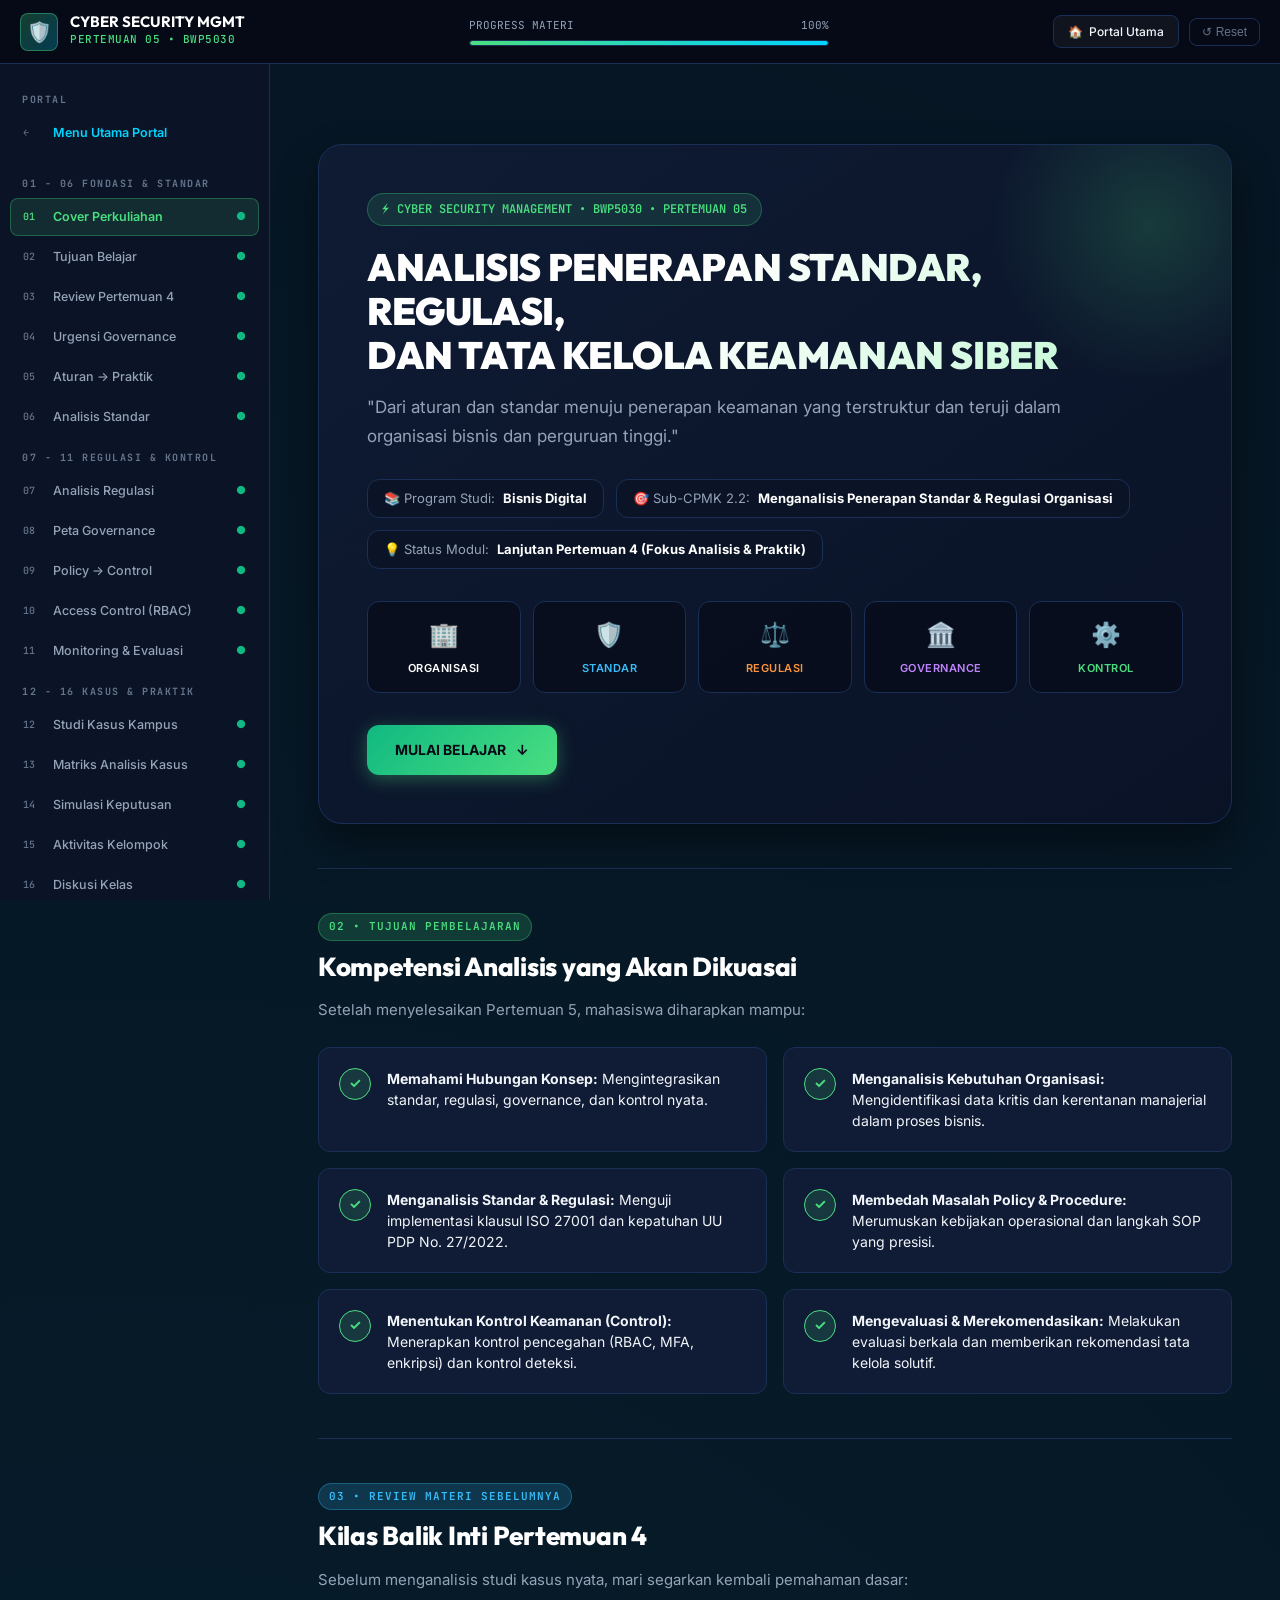
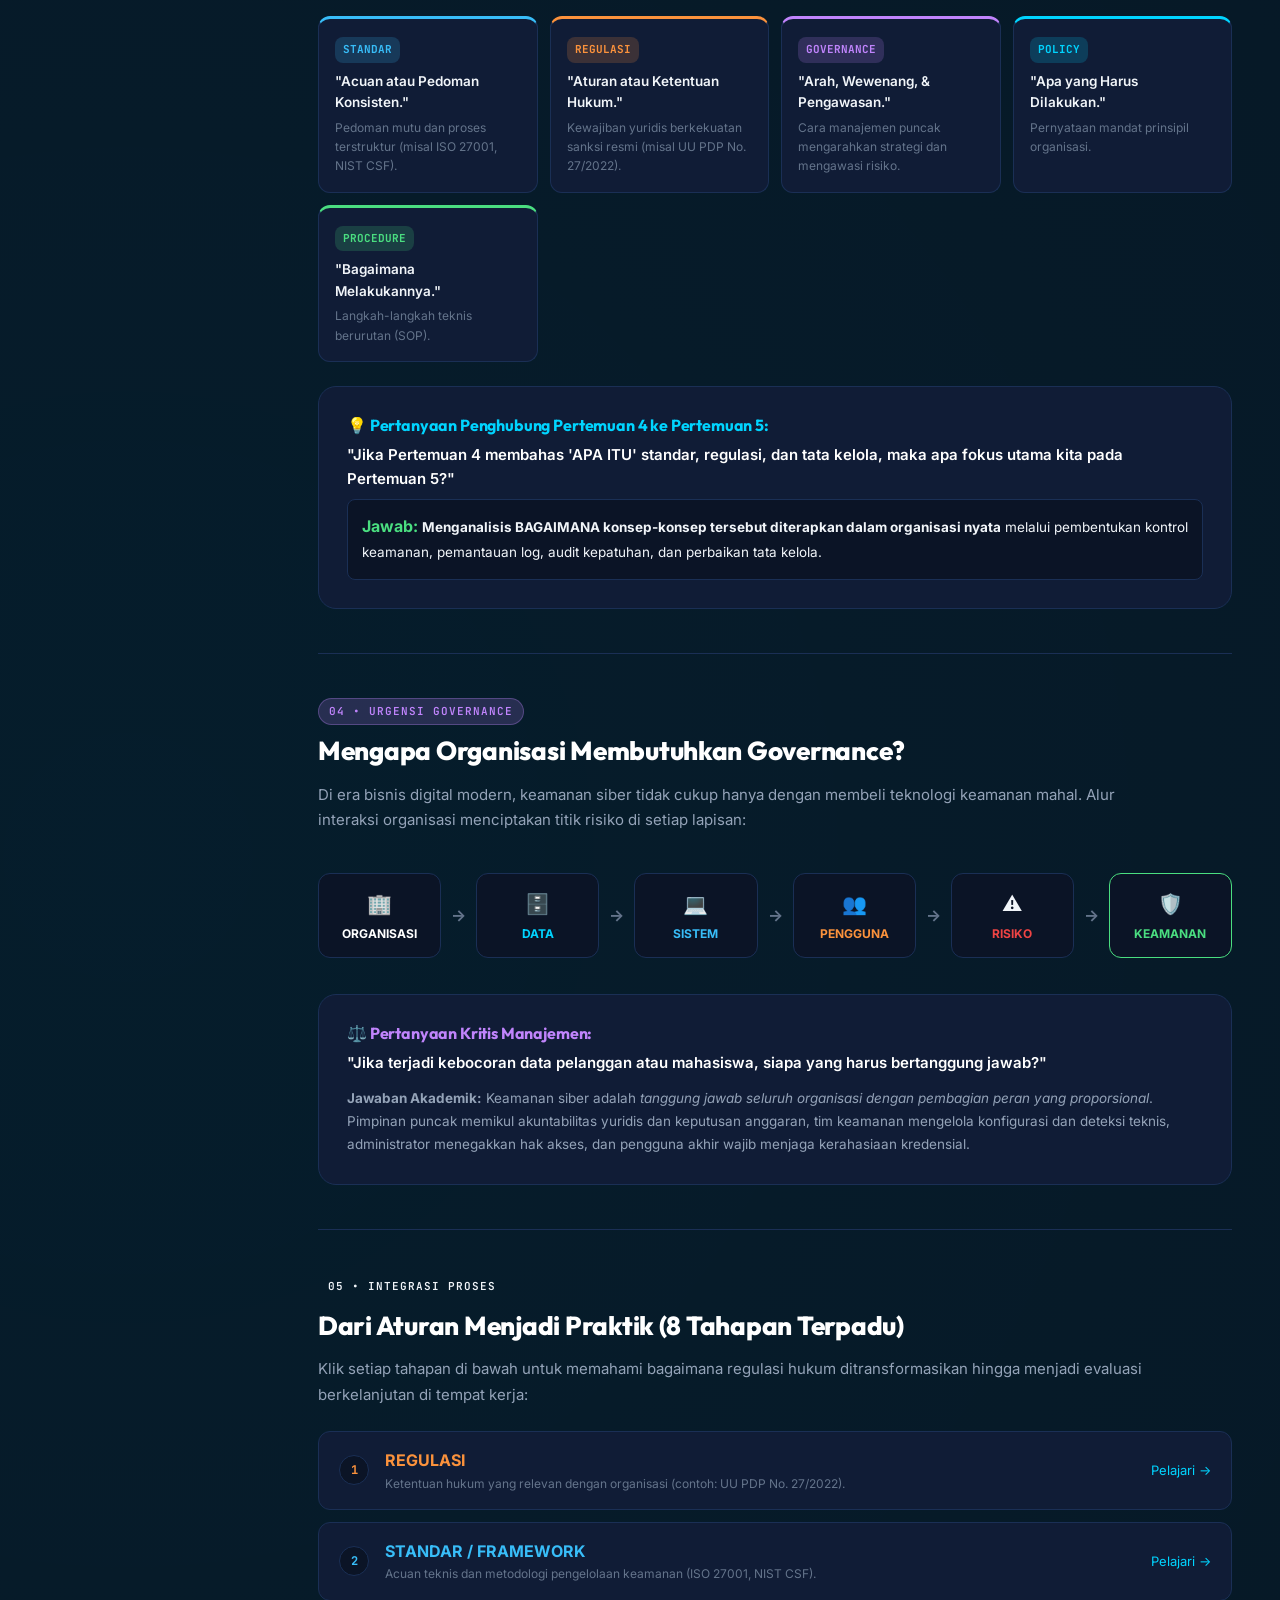
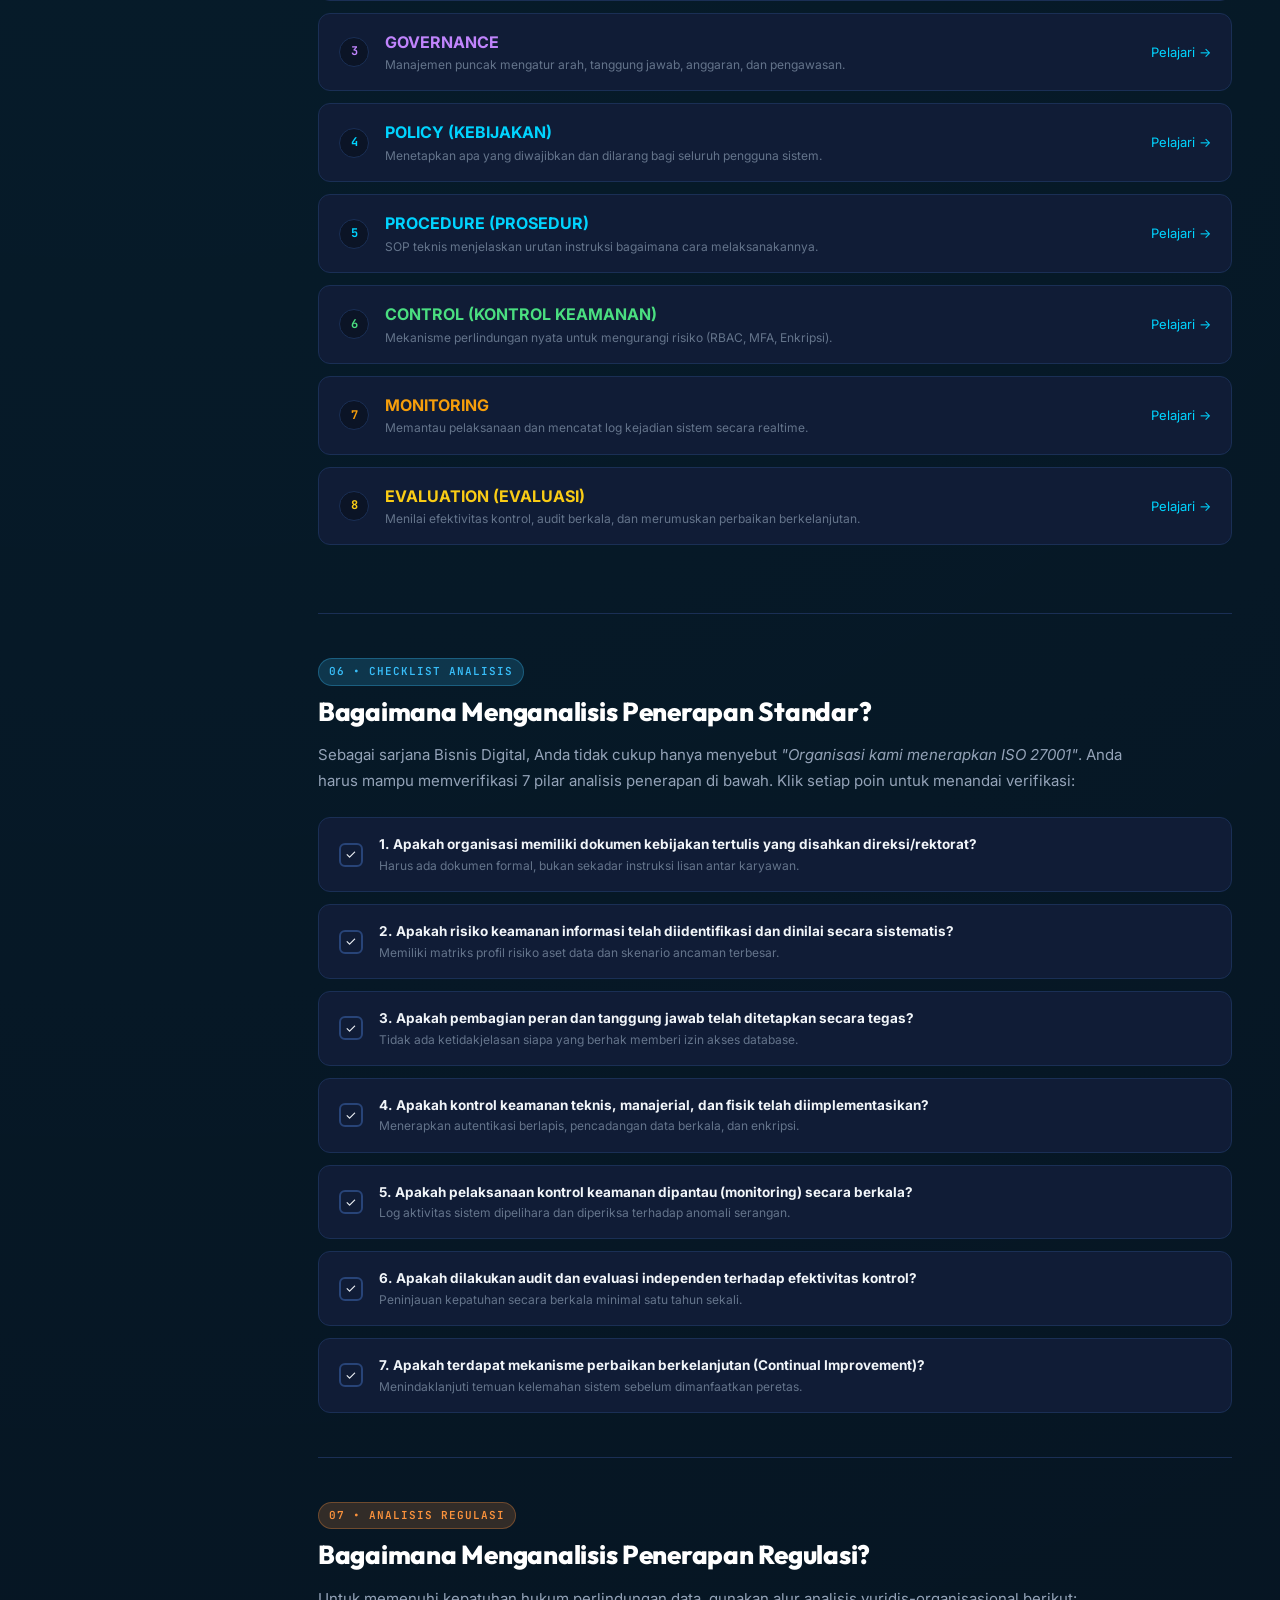
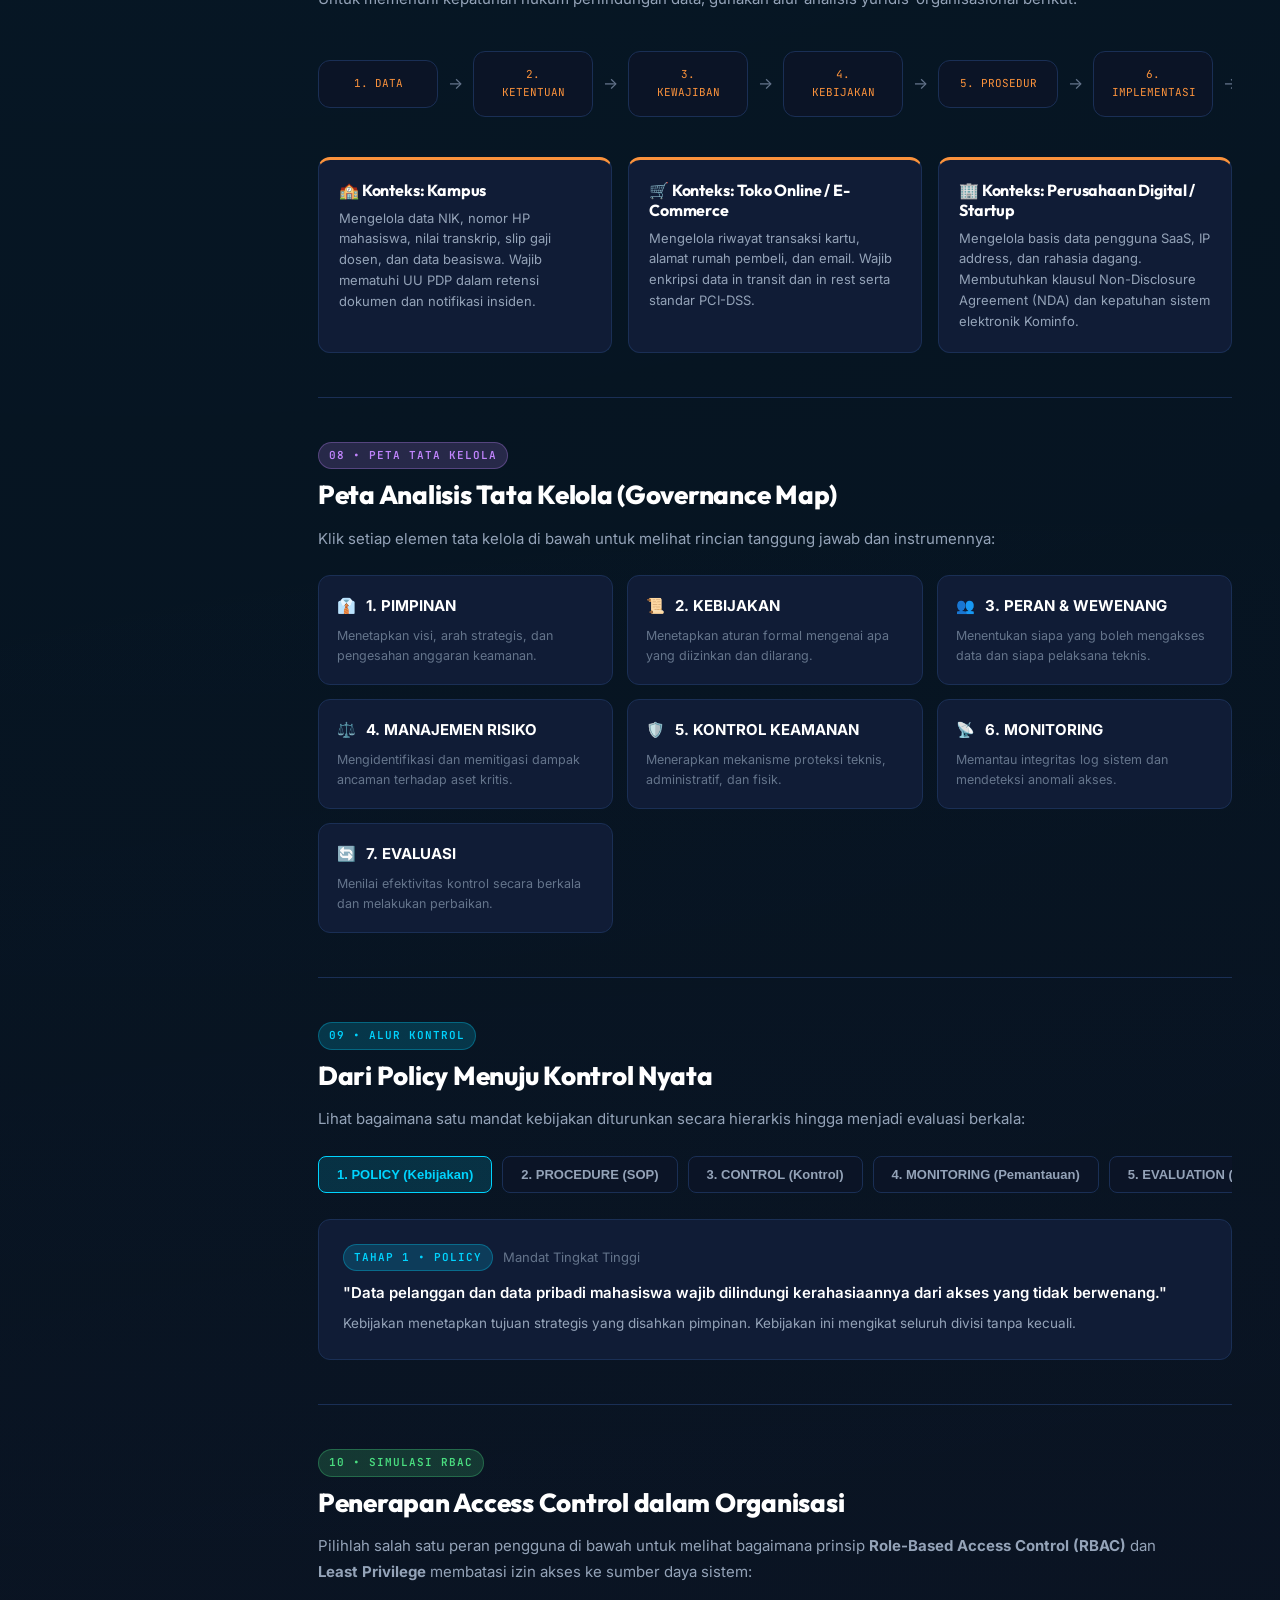
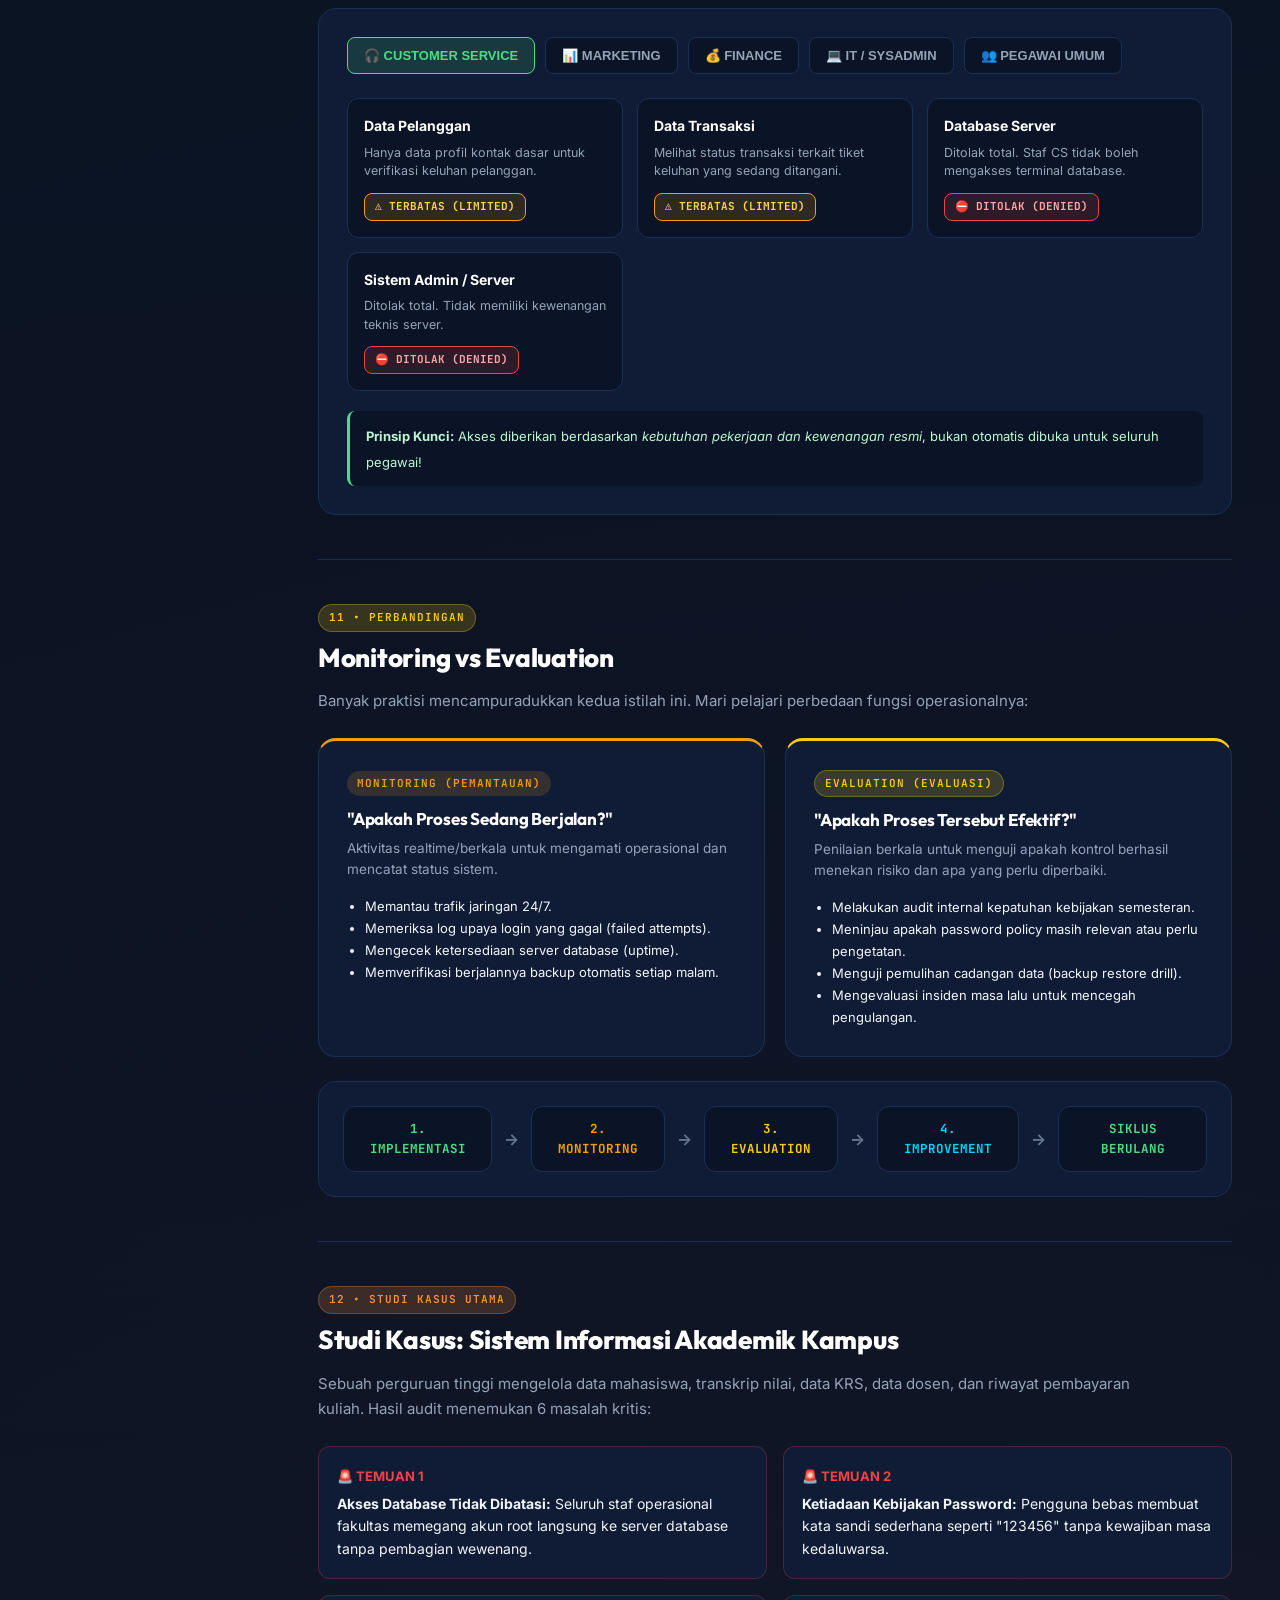
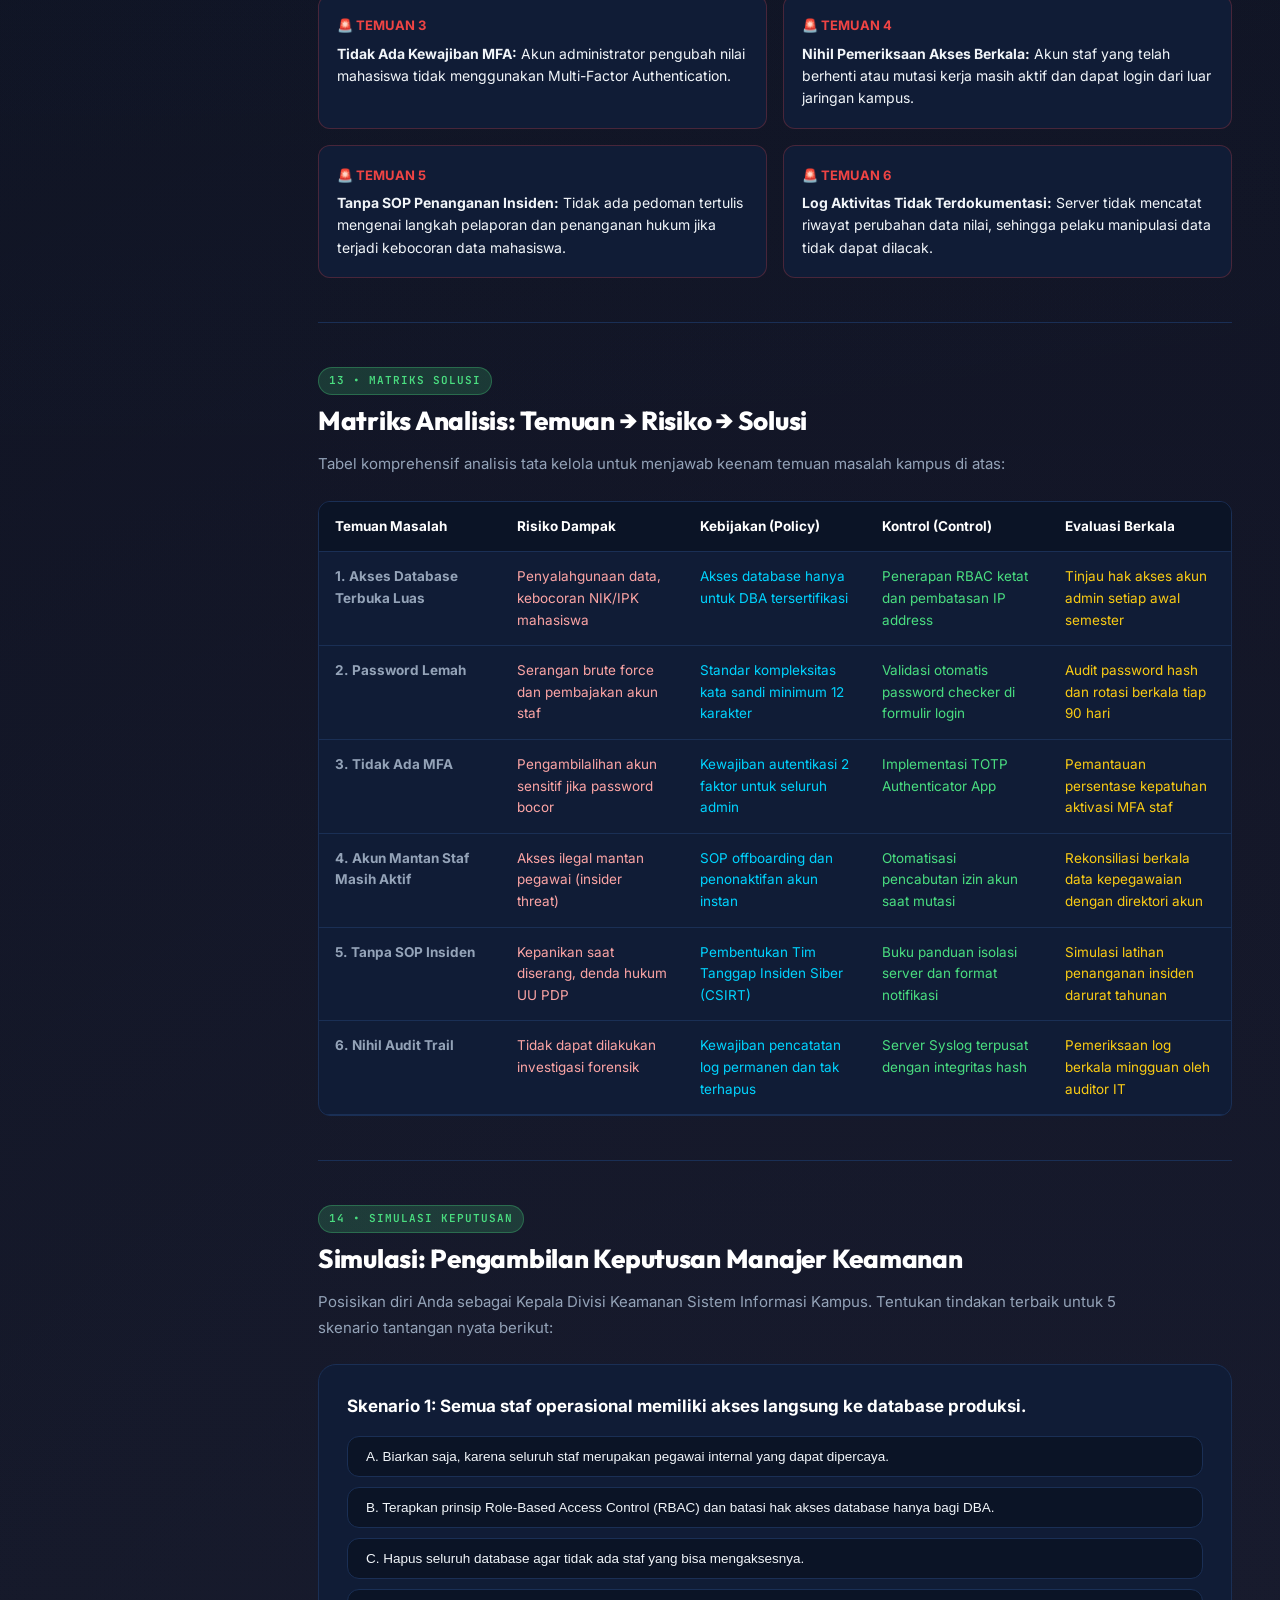
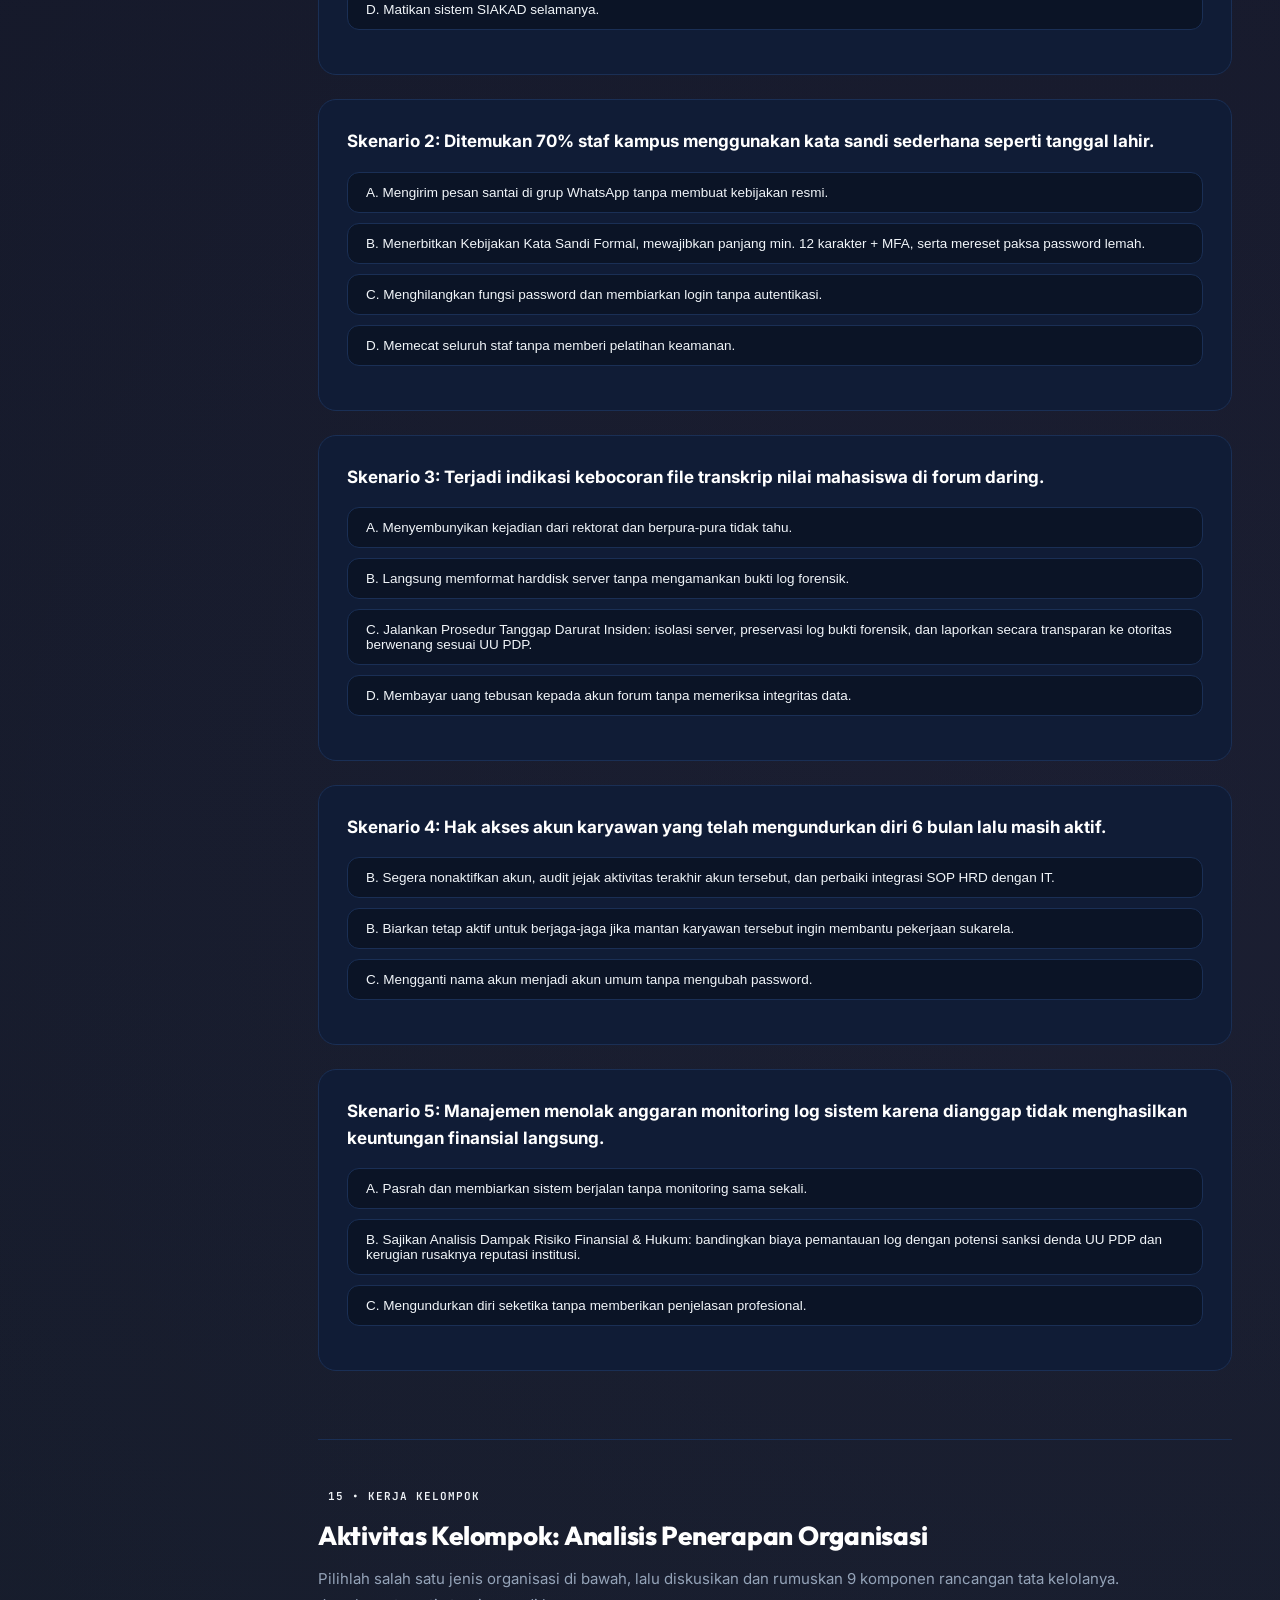
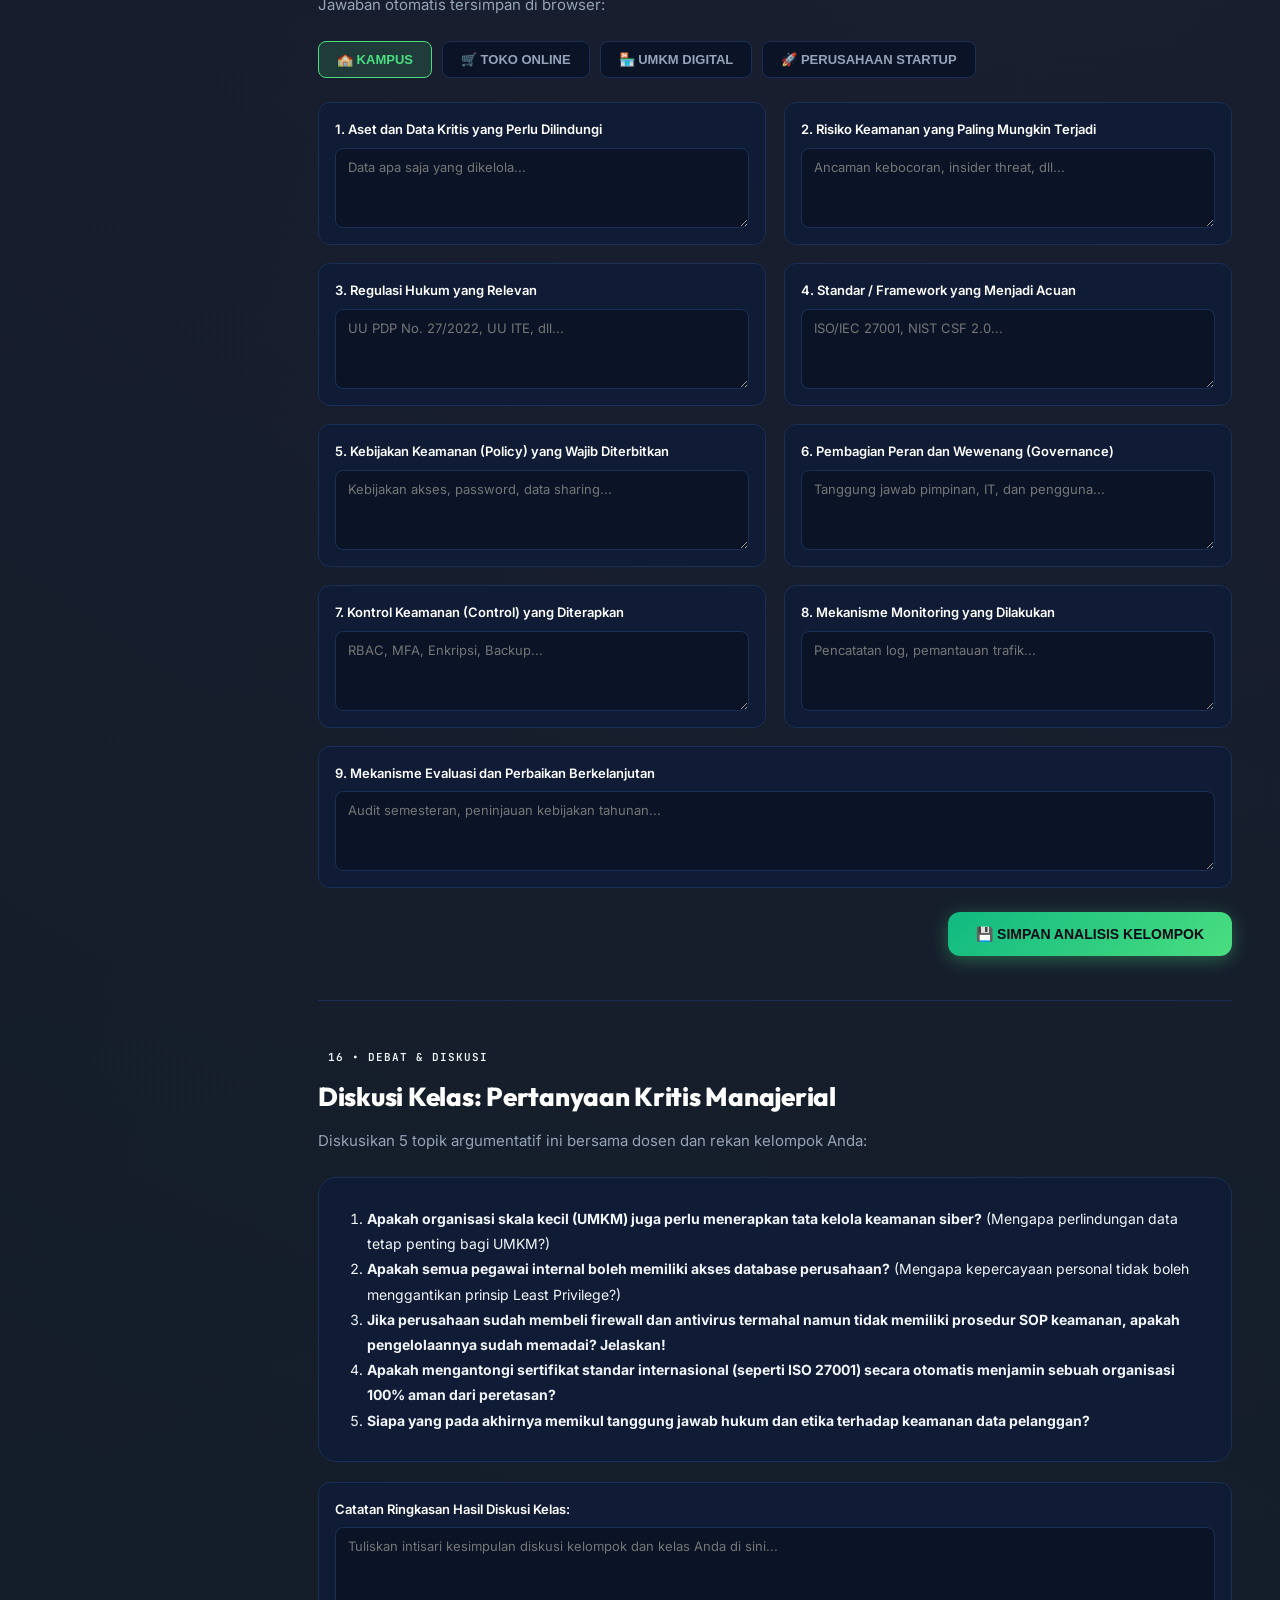
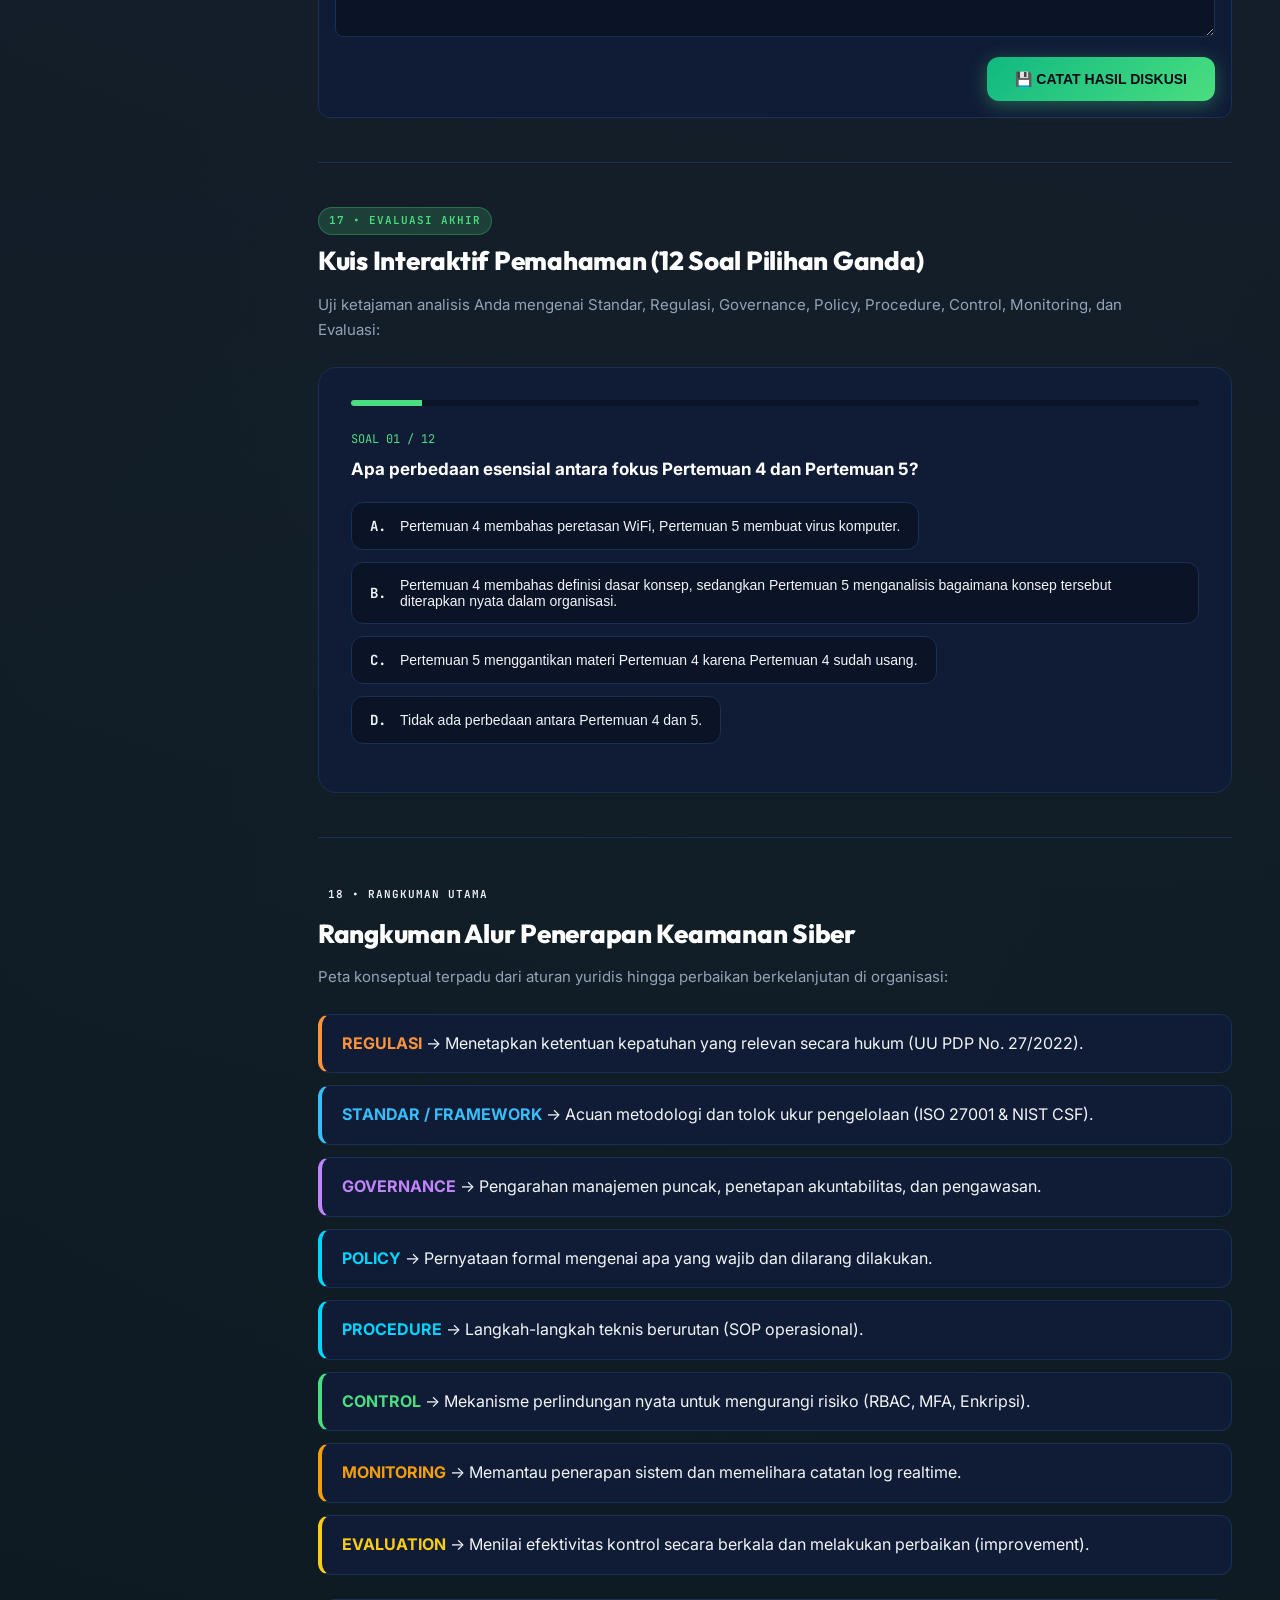
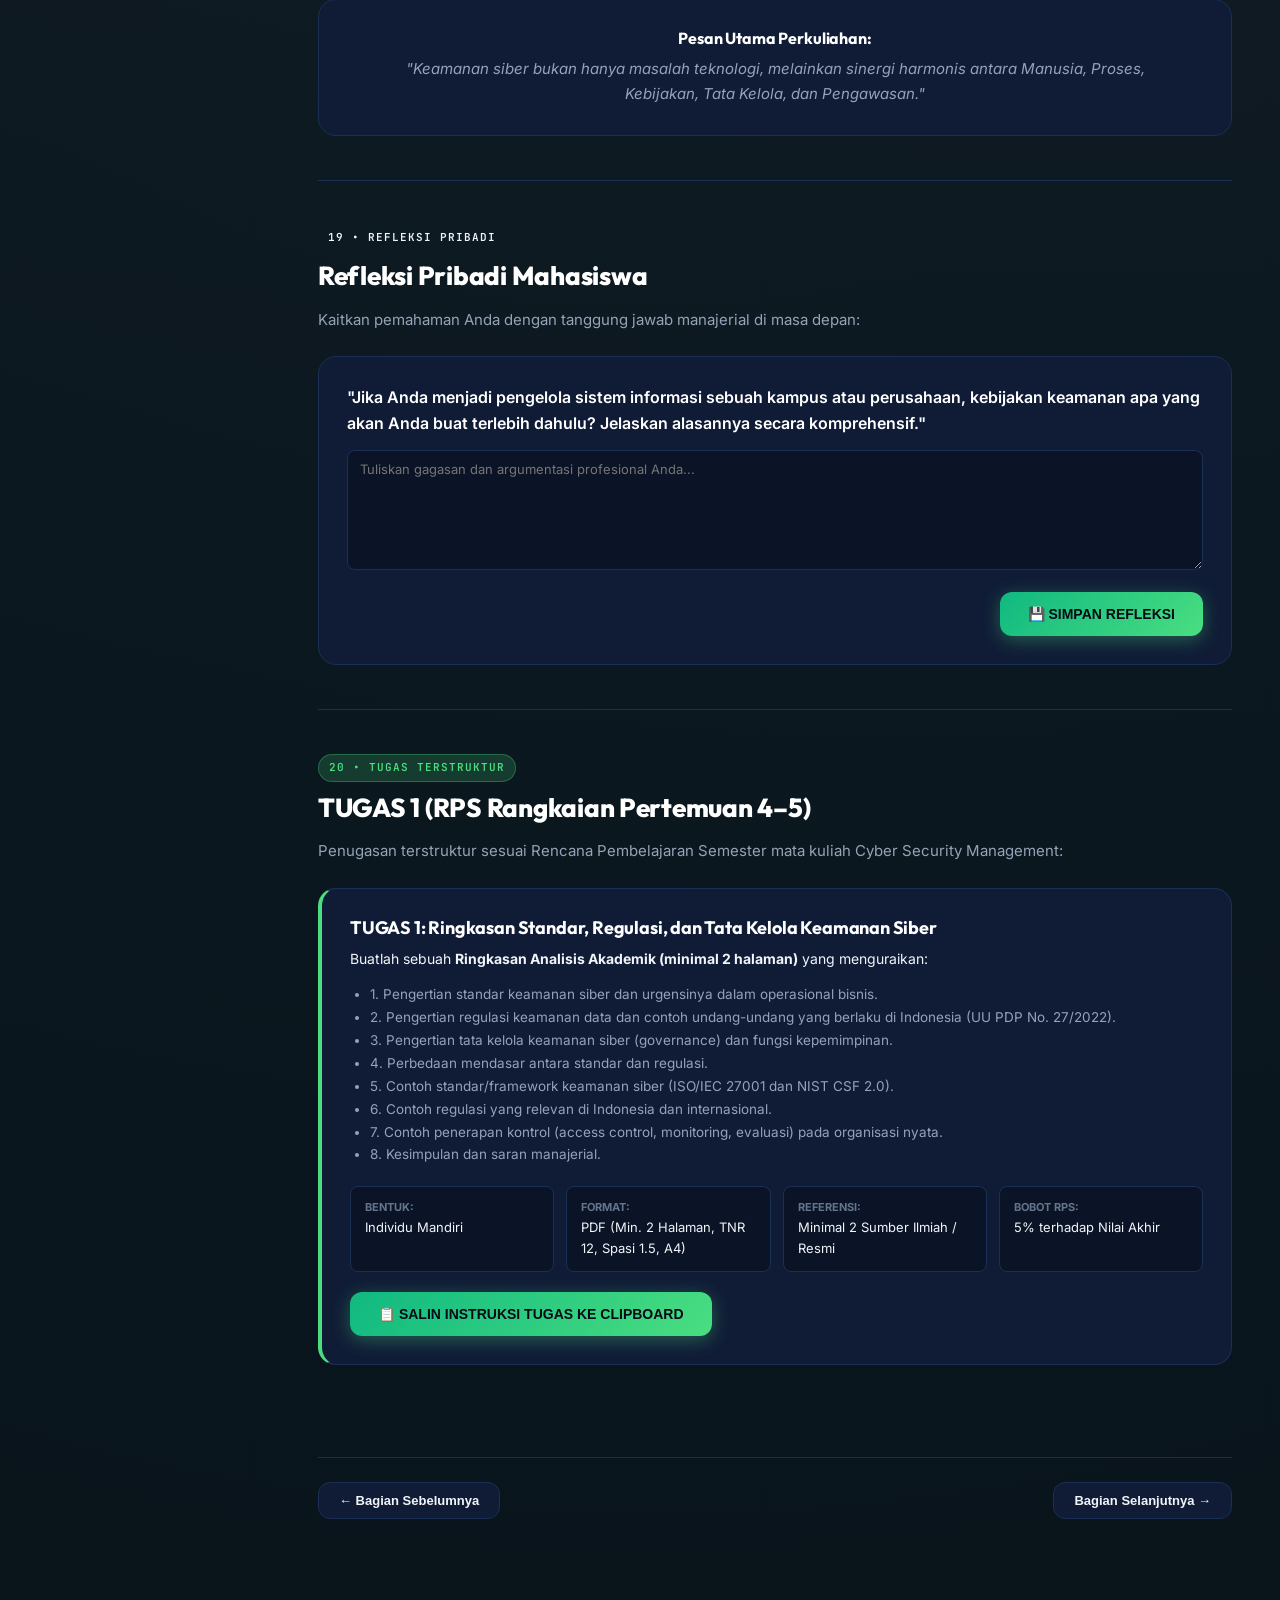
<file: cyber/pertemuan-5/index.html>
<!DOCTYPE html>
<html lang="id">
<head>
  <meta charset="UTF-8" />
  <meta name="viewport" content="width=device-width, initial-scale=1.0" />
  <title>Pertemuan 5: Analisis Penerapan Standar, Regulasi, & Tata Kelola | Cyber Security Management</title>
  <meta name="description" content="Media Pembelajaran Interaktif Pertemuan 5: Analisis Penerapan Standar, Regulasi, dan Tata Kelola Keamanan Siber dalam Organisasi. BWP5030 - Bisnis Digital." />
  <link rel="stylesheet" href="style.css" />
  <link rel="icon" href="data:image/svg+xml,<svg xmlns='http://www.w3.org/2000/svg' viewBox='0 0 100 100'><text y='.9em' font-size='90'>🛡️</text></svg>" />
</head>
<body>

  <!-- ========================================================
       TOPBAR / HEADER
       ======================================================== -->
  <header class="topbar" role="banner">
    <div class="topbar-left">
      <button class="hamburger-btn" id="hamburgerBtn" aria-label="Buka menu navigasi" aria-expanded="false">☰</button>
      <a href="../index.html" class="topbar-brand" title="Kembali ke Portal Utama">
        <div class="brand-icon" aria-hidden="true">🛡️</div>
        <div>
          <div class="brand-title">CYBER SECURITY MGMT</div>
          <div class="brand-subtitle">PERTEMUAN 05 • BWP5030</div>
        </div>
      </a>
    </div>

    <!-- Progress Tracker -->
    <div class="progress-container" aria-label="Indikator kemajuan belajar">
      <div class="progress-header">
        <span>PROGRESS MATERI</span>
        <span id="topbarProgressPercent">0%</span>
      </div>
      <div class="progress-track" role="progressbar" aria-valuenow="0" aria-valuemin="0" aria-valuemax="100">
        <div class="progress-fill" id="topbarProgressBar"></div>
      </div>
    </div>

    <div class="topbar-right">
      <a href="../index.html" class="btn-portal-back" title="Kembali ke Portal Mata Kuliah">
        <span>🏠</span> <span>Portal Utama</span>
      </a>
      <button class="btn-reset" id="btnResetAll" aria-label="Reset semua progres">↺ Reset</button>
    </div>
  </header>

  <!-- ========================================================
       SIDEBAR NAVIGATION
       ======================================================== -->
  <div class="sidebar-overlay" id="sidebarOverlay" aria-hidden="true"></div>
  <nav class="sidebar" id="sidebar" aria-label="Navigasi Pertemuan 5">
    <div class="sidebar-heading">Portal</div>
    <a href="../index.html" class="nav-link" style="color:var(--cyan); font-weight:600; margin-bottom:12px;">
      <span class="nav-badge-num">←</span>
      <span>Menu Utama Portal</span>
    </a>

    <div class="sidebar-heading">01 - 06 Fondasi & Standar</div>
    <a href="#cover" class="nav-link" data-section="cover">
      <span class="nav-badge-num">01</span>
      <span>Cover Perkuliahan</span>
      <span class="nav-status-icon">●</span>
    </a>
    <a href="#tujuan" class="nav-link" data-section="tujuan">
      <span class="nav-badge-num">02</span>
      <span>Tujuan Belajar</span>
      <span class="nav-status-icon">●</span>
    </a>
    <a href="#review" class="nav-link" data-section="review">
      <span class="nav-badge-num">03</span>
      <span>Review Pertemuan 4</span>
      <span class="nav-status-icon">●</span>
    </a>
    <a href="#kebutuhan-gov" class="nav-link" data-section="kebutuhan-gov">
      <span class="nav-badge-num">04</span>
      <span>Urgensi Governance</span>
      <span class="nav-status-icon">●</span>
    </a>
    <a href="#aturan-praktik" class="nav-link" data-section="aturan-praktik">
      <span class="nav-badge-num">05</span>
      <span>Aturan → Praktik</span>
      <span class="nav-status-icon">●</span>
    </a>
    <a href="#analisis-standar" class="nav-link" data-section="analisis-standar">
      <span class="nav-badge-num">06</span>
      <span>Analisis Standar</span>
      <span class="nav-status-icon">●</span>
    </a>

    <div class="sidebar-heading">07 - 11 Regulasi & Kontrol</div>
    <a href="#analisis-regulasi" class="nav-link" data-section="analisis-regulasi">
      <span class="nav-badge-num">07</span>
      <span>Analisis Regulasi</span>
      <span class="nav-status-icon">●</span>
    </a>
    <a href="#analisis-gov" class="nav-link" data-section="analisis-gov">
      <span class="nav-badge-num">08</span>
      <span>Peta Governance</span>
      <span class="nav-status-icon">●</span>
    </a>
    <a href="#policy-control" class="nav-link" data-section="policy-control">
      <span class="nav-badge-num">09</span>
      <span>Policy → Control</span>
      <span class="nav-status-icon">●</span>
    </a>
    <a href="#access-control" class="nav-link" data-section="access-control">
      <span class="nav-badge-num">10</span>
      <span>Access Control (RBAC)</span>
      <span class="nav-status-icon">●</span>
    </a>
    <a href="#monitoring-eval" class="nav-link" data-section="monitoring-eval">
      <span class="nav-badge-num">11</span>
      <span>Monitoring & Evaluasi</span>
      <span class="nav-status-icon">●</span>
    </a>

    <div class="sidebar-heading">12 - 16 Kasus & Praktik</div>
    <a href="#studi-kasus" class="nav-link" data-section="studi-kasus">
      <span class="nav-badge-num">12</span>
      <span>Studi Kasus Kampus</span>
      <span class="nav-status-icon">●</span>
    </a>
    <a href="#analisis-kasus" class="nav-link" data-section="analisis-kasus">
      <span class="nav-badge-num">13</span>
      <span>Matriks Analisis Kasus</span>
      <span class="nav-status-icon">●</span>
    </a>
    <a href="#simulasi-keputusan" class="nav-link" data-section="simulasi-keputusan">
      <span class="nav-badge-num">14</span>
      <span>Simulasi Keputusan</span>
      <span class="nav-status-icon">●</span>
    </a>
    <a href="#aktivitas-kelompok" class="nav-link" data-section="aktivitas-kelompok">
      <span class="nav-badge-num">15</span>
      <span>Aktivitas Kelompok</span>
      <span class="nav-status-icon">●</span>
    </a>
    <a href="#diskusi-kelas" class="nav-link" data-section="diskusi-kelas">
      <span class="nav-badge-num">16</span>
      <span>Diskusi Kelas</span>
      <span class="nav-status-icon">●</span>
    </a>

    <div class="sidebar-heading">17 - 20 Evaluasi & Penugasan</div>
    <a href="#kuis-interaktif" class="nav-link" data-section="kuis-interaktif">
      <span class="nav-badge-num">17</span>
      <span>Kuis Interaktif (12 Soal)</span>
      <span class="nav-status-icon">●</span>
    </a>
    <a href="#rangkuman" class="nav-link" data-section="rangkuman">
      <span class="nav-badge-num">18</span>
      <span>Rangkuman Materi</span>
      <span class="nav-status-icon">●</span>
    </a>
    <a href="#refleksi" class="nav-link" data-section="refleksi">
      <span class="nav-badge-num">19</span>
      <span>Refleksi Pembelajaran</span>
      <span class="nav-status-icon">●</span>
    </a>
    <a href="#tugas" class="nav-link" data-section="tugas">
      <span class="nav-badge-num">20</span>
      <span>Tugas 1 (RPS Lanjutan)</span>
      <span class="nav-status-icon">●</span>
    </a>
  </nav>

  <!-- ========================================================
       MAIN LEARNING CONTENT
       ======================================================== -->
  <main class="main-content" id="mainContent">

    <!-- SECTION 1: COVER -->
    <section id="cover" class="content-section" data-section-id="cover">
      <div class="hero-wrapper">
        <div class="hero-tag">
          <span>⚡</span> CYBER SECURITY MANAGEMENT • BWP5030 • PERTEMUAN 05
        </div>
        <h1 class="hero-title">ANALISIS PENERAPAN STANDAR, REGULASI,<br>DAN TATA KELOLA KEAMANAN SIBER</h1>
        <p class="hero-subtitle">
          "Dari aturan dan standar menuju penerapan keamanan yang terstruktur dan teruji dalam organisasi bisnis dan perguruan tinggi."
        </p>

        <div class="hero-badges-row">
          <div class="hero-meta-badge">
            <span>📚 Program Studi:</span> <strong>Bisnis Digital</strong>
          </div>
          <div class="hero-meta-badge">
            <span>🎯 Sub-CPMK 2.2:</span> <strong>Menganalisis Penerapan Standar & Regulasi Organisasi</strong>
          </div>
          <div class="hero-meta-badge">
            <span>💡 Status Modul:</span> <strong>Lanjutan Pertemuan 4 (Fokus Analisis & Praktik)</strong>
          </div>
        </div>

        <div class="hero-visual-strip">
          <div class="visual-node">
            <div class="visual-node-icon">🏢</div>
            <div class="visual-node-label" style="color:var(--text-white);">ORGANISASI</div>
          </div>
          <div class="visual-node">
            <div class="visual-node-icon">🛡️</div>
            <div class="visual-node-label" style="color:var(--color-standar);">STANDAR</div>
          </div>
          <div class="visual-node">
            <div class="visual-node-icon">⚖️</div>
            <div class="visual-node-label" style="color:var(--color-regulasi);">REGULASI</div>
          </div>
          <div class="visual-node">
            <div class="visual-node-icon">🏛️</div>
            <div class="visual-node-label" style="color:var(--color-governance);">GOVERNANCE</div>
          </div>
          <div class="visual-node">
            <div class="visual-node-icon">⚙️</div>
            <div class="visual-node-label" style="color:var(--color-control);">KONTROL</div>
          </div>
        </div>

        <a href="#tujuan" class="btn-primary">
          <span>MULAI BELAJAR</span>
          <span>↓</span>
        </a>
      </div>
    </section>

    <!-- SECTION 2: TUJUAN PEMBELAJARAN -->
    <section id="tujuan" class="content-section" data-section-id="tujuan">
      <div class="section-meta">
        <span class="section-pill pill-control">02 • TUJUAN PEMBELAJARAN</span>
      </div>
      <h2 class="section-title">Kompetensi Analisis yang Akan Dikuasai</h2>
      <p class="section-desc">
        Setelah menyelesaikan Pertemuan 5, mahasiswa diharapkan mampu:
      </p>

      <div class="goals-grid">
        <div class="goal-card">
          <div class="goal-check-icon">✓</div>
          <div class="goal-text"><strong>Memahami Hubungan Konsep:</strong> Mengintegrasikan standar, regulasi, governance, dan kontrol nyata.</div>
        </div>
        <div class="goal-card">
          <div class="goal-check-icon">✓</div>
          <div class="goal-text"><strong>Menganalisis Kebutuhan Organisasi:</strong> Mengidentifikasi data kritis dan kerentanan manajerial dalam proses bisnis.</div>
        </div>
        <div class="goal-card">
          <div class="goal-check-icon">✓</div>
          <div class="goal-text"><strong>Menganalisis Standar & Regulasi:</strong> Menguji implementasi klausul ISO 27001 dan kepatuhan UU PDP No. 27/2022.</div>
        </div>
        <div class="goal-card">
          <div class="goal-check-icon">✓</div>
          <div class="goal-text"><strong>Membedah Masalah Policy & Procedure:</strong> Merumuskan kebijakan operasional dan langkah SOP yang presisi.</div>
        </div>
        <div class="goal-card">
          <div class="goal-check-icon">✓</div>
          <div class="goal-text"><strong>Menentukan Kontrol Keamanan (Control):</strong> Menerapkan kontrol pencegahan (RBAC, MFA, enkripsi) dan kontrol deteksi.</div>
        </div>
        <div class="goal-card">
          <div class="goal-check-icon">✓</div>
          <div class="goal-text"><strong>Mengevaluasi & Merekomendasikan:</strong> Melakukan evaluasi berkala dan memberikan rekomendasi tata kelola solutif.</div>
        </div>
      </div>
    </section>

    <!-- SECTION 3: REVIEW PERTEMUAN 4 -->
    <section id="review" class="content-section" data-section-id="review">
      <div class="section-meta">
        <span class="section-pill pill-standar">03 • REVIEW MATERI SEBELUMNYA</span>
      </div>
      <h2 class="section-title">Kilas Balik Inti Pertemuan 4</h2>
      <p class="section-desc">
        Sebelum menganalisis studi kasus nyata, mari segarkan kembali pemahaman dasar:
      </p>

      <div class="concept-review-grid">
        <div class="review-item-card" style="border-top:3px solid var(--color-standar);">
          <span class="review-item-badge" style="background:var(--color-standar-glow); color:var(--color-standar);">STANDAR</span>
          <p style="font-size:13.5px; color:var(--text-main); font-weight:600;">"Acuan atau Pedoman Konsisten."</p>
          <p style="font-size:12px; color:var(--text-muted); margin-top:4px;">Pedoman mutu dan proses terstruktur (misal ISO 27001, NIST CSF).</p>
        </div>

        <div class="review-item-card" style="border-top:3px solid var(--color-regulasi);">
          <span class="review-item-badge" style="background:var(--color-regulasi-glow); color:var(--color-regulasi);">REGULASI</span>
          <p style="font-size:13.5px; color:var(--text-main); font-weight:600;">"Aturan atau Ketentuan Hukum."</p>
          <p style="font-size:12px; color:var(--text-muted); margin-top:4px;">Kewajiban yuridis berkekuatan sanksi resmi (misal UU PDP No. 27/2022).</p>
        </div>

        <div class="review-item-card" style="border-top:3px solid var(--color-governance);">
          <span class="review-item-badge" style="background:var(--color-governance-glow); color:var(--color-governance);">GOVERNANCE</span>
          <p style="font-size:13.5px; color:var(--text-main); font-weight:600;">"Arah, Wewenang, & Pengawasan."</p>
          <p style="font-size:12px; color:var(--text-muted); margin-top:4px;">Cara manajemen puncak mengarahkan strategi dan mengawasi risiko.</p>
        </div>

        <div class="review-item-card" style="border-top:3px solid var(--color-policy);">
          <span class="review-item-badge" style="background:var(--color-policy-glow); color:var(--color-policy);">POLICY</span>
          <p style="font-size:13.5px; color:var(--text-main); font-weight:600;">"Apa yang Harus Dilakukan."</p>
          <p style="font-size:12px; color:var(--text-muted); margin-top:4px;">Pernyataan mandat prinsipil organisasi.</p>
        </div>

        <div class="review-item-card" style="border-top:3px solid var(--color-control);">
          <span class="review-item-badge" style="background:var(--color-control-glow); color:var(--color-control);">PROCEDURE</span>
          <p style="font-size:13.5px; color:var(--text-main); font-weight:600;">"Bagaimana Melakukannya."</p>
          <p style="font-size:12px; color:var(--text-muted); margin-top:4px;">Langkah-langkah teknis berurutan (SOP).</p>
        </div>
      </div>

      <div class="apersepsi-box">
        <h4 style="color:var(--cyan); margin-bottom:8px;">💡 Pertanyaan Penghubung Pertemuan 4 ke Pertemuan 5:</h4>
        <p style="font-size:15px; color:var(--text-white); font-weight:600; margin-bottom:8px;">
          "Jika Pertemuan 4 membahas 'APA ITU' standar, regulasi, dan tata kelola, maka apa fokus utama kita pada Pertemuan 5?"
        </p>
        <div style="background:var(--bg-surface); padding:14px; border-radius:var(--radius-sm); border:1px solid var(--border);">
          <span style="color:var(--color-control); font-weight:700;">Jawab:</span>
          <span style="color:var(--text-main); font-size:13.5px;"> <strong>Menganalisis BAGAIMANA konsep-konsep tersebut diterapkan dalam organisasi nyata</strong> melalui pembentukan kontrol keamanan, pemantauan log, audit kepatuhan, dan perbaikan tata kelola.</span>
        </div>
      </div>
    </section>

    <!-- SECTION 4: MENGAPA ORGANISASI MEMBUTUHKAN GOVERNANCE -->
    <section id="kebutuhan-gov" class="content-section" data-section-id="kebutuhan-gov">
      <div class="section-meta">
        <span class="section-pill pill-governance">04 • URGENSI GOVERNANCE</span>
      </div>
      <h2 class="section-title">Mengapa Organisasi Membutuhkan Governance?</h2>
      <p class="section-desc">
        Di era bisnis digital modern, keamanan siber tidak cukup hanya dengan membeli teknologi keamanan mahal. Alur interaksi organisasi menciptakan titik risiko di setiap lapisan:
      </p>

      <div class="gov-need-flow">
        <div class="gov-flow-node">
          <div style="font-size:20px;">🏢</div>
          <div style="font-size:12px; font-weight:700; color:var(--text-white); margin-top:4px;">ORGANISASI</div>
        </div>
        <div style="color:var(--text-muted); font-weight:bold;">→</div>
        <div class="gov-flow-node">
          <div style="font-size:20px;">🗄️</div>
          <div style="font-size:12px; font-weight:700; color:var(--color-policy); margin-top:4px;">DATA</div>
        </div>
        <div style="color:var(--text-muted); font-weight:bold;">→</div>
        <div class="gov-flow-node">
          <div style="font-size:20px;">💻</div>
          <div style="font-size:12px; font-weight:700; color:var(--color-standar); margin-top:4px;">SISTEM</div>
        </div>
        <div style="color:var(--text-muted); font-weight:bold;">→</div>
        <div class="gov-flow-node">
          <div style="font-size:20px;">👥</div>
          <div style="font-size:12px; font-weight:700; color:var(--color-regulasi); margin-top:4px;">PENGGUNA</div>
        </div>
        <div style="color:var(--text-muted); font-weight:bold;">→</div>
        <div class="gov-flow-node">
          <div style="font-size:20px;">⚠️</div>
          <div style="font-size:12px; font-weight:700; color:var(--danger); margin-top:4px;">RISIKO</div>
        </div>
        <div style="color:var(--text-muted); font-weight:bold;">→</div>
        <div class="gov-flow-node" style="border-color:var(--color-control);">
          <div style="font-size:20px;">🛡️</div>
          <div style="font-size:12px; font-weight:700; color:var(--color-control); margin-top:4px;">KEAMANAN</div>
        </div>
      </div>

      <div class="apersepsi-box" style="margin-top:20px;">
        <h4 style="color:var(--color-governance); margin-bottom:8px;">⚖️ Pertanyaan Kritis Manajemen:</h4>
        <p style="font-size:15px; color:var(--text-white); font-weight:600; margin-bottom:12px;">
          "Jika terjadi kebocoran data pelanggan atau mahasiswa, siapa yang harus bertanggung jawab?"
        </p>
        <p style="font-size:13.5px; color:var(--text-secondary); line-height:1.7;">
          <strong>Jawaban Akademik:</strong> Keamanan siber adalah <em>tanggung jawab seluruh organisasi dengan pembagian peran yang proporsional</em>. Pimpinan puncak memikul akuntabilitas yuridis dan keputusan anggaran, tim keamanan mengelola konfigurasi dan deteksi teknis, administrator menegakkan hak akses, dan pengguna akhir wajib menjaga kerahasiaan kredensial.
        </p>
      </div>
    </section>

    <!-- SECTION 5: DARI ATURAN MENJADI PRAKTIK -->
    <section id="aturan-praktik" class="content-section" data-section-id="aturan-praktik">
      <div class="section-meta">
        <span class="section-pill pill-cyan">05 • INTEGRASI PROSES</span>
      </div>
      <h2 class="section-title">Dari Aturan Menjadi Praktik (8 Tahapan Terpadu)</h2>
      <p class="section-desc">
        Klik setiap tahapan di bawah untuk memahami bagaimana regulasi hukum ditransformasikan hingga menjadi evaluasi berkelanjutan di tempat kerja:
      </p>

      <div class="eight-step-flow">
        <div class="flow-clickable-node" onclick="showP5FlowDetail(1)">
          <div class="flow-node-left">
            <div class="flow-num-circle" style="color:var(--color-regulasi);">1</div>
            <div>
              <strong style="color:var(--color-regulasi);">REGULASI</strong>
              <div style="font-size:12px; color:var(--text-muted);">Ketentuan hukum yang relevan dengan organisasi (contoh: UU PDP No. 27/2022).</div>
            </div>
          </div>
          <span style="color:var(--cyan); font-size:13px;">Pelajari →</span>
        </div>

        <div class="flow-clickable-node" onclick="showP5FlowDetail(2)">
          <div class="flow-node-left">
            <div class="flow-num-circle" style="color:var(--color-standar);">2</div>
            <div>
              <strong style="color:var(--color-standar);">STANDAR / FRAMEWORK</strong>
              <div style="font-size:12px; color:var(--text-muted);">Acuan teknis dan metodologi pengelolaan keamanan (ISO 27001, NIST CSF).</div>
            </div>
          </div>
          <span style="color:var(--cyan); font-size:13px;">Pelajari →</span>
        </div>

        <div class="flow-clickable-node" onclick="showP5FlowDetail(3)">
          <div class="flow-node-left">
            <div class="flow-num-circle" style="color:var(--color-governance);">3</div>
            <div>
              <strong style="color:var(--color-governance);">GOVERNANCE</strong>
              <div style="font-size:12px; color:var(--text-muted);">Manajemen puncak mengatur arah, tanggung jawab, anggaran, dan pengawasan.</div>
            </div>
          </div>
          <span style="color:var(--cyan); font-size:13px;">Pelajari →</span>
        </div>

        <div class="flow-clickable-node" onclick="showP5FlowDetail(4)">
          <div class="flow-node-left">
            <div class="flow-num-circle" style="color:var(--color-policy);">4</div>
            <div>
              <strong style="color:var(--color-policy);">POLICY (KEBIJAKAN)</strong>
              <div style="font-size:12px; color:var(--text-muted);">Menetapkan apa yang diwajibkan dan dilarang bagi seluruh pengguna sistem.</div>
            </div>
          </div>
          <span style="color:var(--cyan); font-size:13px;">Pelajari →</span>
        </div>

        <div class="flow-clickable-node" onclick="showP5FlowDetail(5)">
          <div class="flow-node-left">
            <div class="flow-num-circle" style="color:var(--cyan);">5</div>
            <div>
              <strong style="color:var(--cyan);">PROCEDURE (PROSEDUR)</strong>
              <div style="font-size:12px; color:var(--text-muted);">SOP teknis menjelaskan urutan instruksi bagaimana cara melaksanakannya.</div>
            </div>
          </div>
          <span style="color:var(--cyan); font-size:13px;">Pelajari →</span>
        </div>

        <div class="flow-clickable-node" onclick="showP5FlowDetail(6)">
          <div class="flow-node-left">
            <div class="flow-num-circle" style="color:var(--color-control);">6</div>
            <div>
              <strong style="color:var(--color-control);">CONTROL (KONTROL KEAMANAN)</strong>
              <div style="font-size:12px; color:var(--text-muted);">Mekanisme perlindungan nyata untuk mengurangi risiko (RBAC, MFA, Enkripsi).</div>
            </div>
          </div>
          <span style="color:var(--cyan); font-size:13px;">Pelajari →</span>
        </div>

        <div class="flow-clickable-node" onclick="showP5FlowDetail(7)">
          <div class="flow-node-left">
            <div class="flow-num-circle" style="color:var(--warning);">7</div>
            <div>
              <strong style="color:var(--warning);">MONITORING</strong>
              <div style="font-size:12px; color:var(--text-muted);">Memantau pelaksanaan dan mencatat log kejadian sistem secara realtime.</div>
            </div>
          </div>
          <span style="color:var(--cyan); font-size:13px;">Pelajari →</span>
        </div>

        <div class="flow-clickable-node" onclick="showP5FlowDetail(8)">
          <div class="flow-node-left">
            <div class="flow-num-circle" style="color:var(--color-evaluation);">8</div>
            <div>
              <strong style="color:var(--color-evaluation);">EVALUATION (EVALUASI)</strong>
              <div style="font-size:12px; color:var(--text-muted);">Menilai efektivitas kontrol, audit berkala, dan merumuskan perbaikan berkelanjutan.</div>
            </div>
          </div>
          <span style="color:var(--cyan); font-size:13px;">Pelajari →</span>
        </div>
      </div>
    </section>

    <!-- SECTION 6: ANALISIS PENERAPAN STANDAR -->
    <section id="analisis-standar" class="content-section" data-section-id="analisis-standar">
      <div class="section-meta">
        <span class="section-pill pill-standar">06 • CHECKLIST ANALISIS</span>
      </div>
      <h2 class="section-title">Bagaimana Menganalisis Penerapan Standar?</h2>
      <p class="section-desc">
        Sebagai sarjana Bisnis Digital, Anda tidak cukup hanya menyebut <em>"Organisasi kami menerapkan ISO 27001"</em>. Anda harus mampu memverifikasi 7 pilar analisis penerapan di bawah. Klik setiap poin untuk menandai verifikasi:
      </p>

      <div class="checklist-container" id="standardsChecklist">
        <div class="check-item-row" onclick="toggleCheckItem(this)">
          <div class="check-box-custom">✓</div>
          <div style="font-size:13.5px; color:var(--text-main);">
            <strong>1. Apakah organisasi memiliki dokumen kebijakan tertulis yang disahkan direksi/rektorat?</strong>
            <div style="font-size:12px; color:var(--text-muted);">Harus ada dokumen formal, bukan sekadar instruksi lisan antar karyawan.</div>
          </div>
        </div>

        <div class="check-item-row" onclick="toggleCheckItem(this)">
          <div class="check-box-custom">✓</div>
          <div style="font-size:13.5px; color:var(--text-main);">
            <strong>2. Apakah risiko keamanan informasi telah diidentifikasi dan dinilai secara sistematis?</strong>
            <div style="font-size:12px; color:var(--text-muted);">Memiliki matriks profil risiko aset data dan skenario ancaman terbesar.</div>
          </div>
        </div>

        <div class="check-item-row" onclick="toggleCheckItem(this)">
          <div class="check-box-custom">✓</div>
          <div style="font-size:13.5px; color:var(--text-main);">
            <strong>3. Apakah pembagian peran dan tanggung jawab telah ditetapkan secara tegas?</strong>
            <div style="font-size:12px; color:var(--text-muted);">Tidak ada ketidakjelasan siapa yang berhak memberi izin akses database.</div>
          </div>
        </div>

        <div class="check-item-row" onclick="toggleCheckItem(this)">
          <div class="check-box-custom">✓</div>
          <div style="font-size:13.5px; color:var(--text-main);">
            <strong>4. Apakah kontrol keamanan teknis, manajerial, dan fisik telah diimplementasikan?</strong>
            <div style="font-size:12px; color:var(--text-muted);">Menerapkan autentikasi berlapis, pencadangan data berkala, dan enkripsi.</div>
          </div>
        </div>

        <div class="check-item-row" onclick="toggleCheckItem(this)">
          <div class="check-box-custom">✓</div>
          <div style="font-size:13.5px; color:var(--text-main);">
            <strong>5. Apakah pelaksanaan kontrol keamanan dipantau (monitoring) secara berkala?</strong>
            <div style="font-size:12px; color:var(--text-muted);">Log aktivitas sistem dipelihara dan diperiksa terhadap anomali serangan.</div>
          </div>
        </div>

        <div class="check-item-row" onclick="toggleCheckItem(this)">
          <div class="check-box-custom">✓</div>
          <div style="font-size:13.5px; color:var(--text-main);">
            <strong>6. Apakah dilakukan audit dan evaluasi independen terhadap efektivitas kontrol?</strong>
            <div style="font-size:12px; color:var(--text-muted);">Peninjauan kepatuhan secara berkala minimal satu tahun sekali.</div>
          </div>
        </div>

        <div class="check-item-row" onclick="toggleCheckItem(this)">
          <div class="check-box-custom">✓</div>
          <div style="font-size:13.5px; color:var(--text-main);">
            <strong>7. Apakah terdapat mekanisme perbaikan berkelanjutan (Continual Improvement)?</strong>
            <div style="font-size:12px; color:var(--text-muted);">Menindaklanjuti temuan kelemahan sistem sebelum dimanfaatkan peretas.</div>
          </div>
        </div>
      </div>
    </section>

    <!-- SECTION 7: ANALISIS PENERAPAN REGULASI -->
    <section id="analisis-regulasi" class="content-section" data-section-id="analisis-regulasi">
      <div class="section-meta">
        <span class="section-pill pill-regulasi">07 • ANALISIS REGULASI</span>
      </div>
      <h2 class="section-title">Bagaimana Menganalisis Penerapan Regulasi?</h2>
      <p class="section-desc">
        Untuk memenuhi kepatuhan hukum perlindungan data, gunakan alur analisis yuridis-organisasional berikut:
      </p>

      <div class="gov-need-flow" style="margin-bottom:24px;">
        <div class="gov-flow-node">
          <div style="font-size:11px; font-family:'JetBrains Mono',monospace; color:var(--color-regulasi);">1. DATA</div>
        </div>
        <div style="color:var(--text-muted);">→</div>
        <div class="gov-flow-node">
          <div style="font-size:11px; font-family:'JetBrains Mono',monospace; color:var(--color-regulasi);">2. KETENTUAN</div>
        </div>
        <div style="color:var(--text-muted);">→</div>
        <div class="gov-flow-node">
          <div style="font-size:11px; font-family:'JetBrains Mono',monospace; color:var(--color-regulasi);">3. KEWAJIBAN</div>
        </div>
        <div style="color:var(--text-muted);">→</div>
        <div class="gov-flow-node">
          <div style="font-size:11px; font-family:'JetBrains Mono',monospace; color:var(--color-regulasi);">4. KEBIJAKAN</div>
        </div>
        <div style="color:var(--text-muted);">→</div>
        <div class="gov-flow-node">
          <div style="font-size:11px; font-family:'JetBrains Mono',monospace; color:var(--color-regulasi);">5. PROSEDUR</div>
        </div>
        <div style="color:var(--text-muted);">→</div>
        <div class="gov-flow-node">
          <div style="font-size:11px; font-family:'JetBrains Mono',monospace; color:var(--color-regulasi);">6. IMPLEMENTASI</div>
        </div>
        <div style="color:var(--text-muted);">→</div>
        <div class="gov-flow-node">
          <div style="font-size:11px; font-family:'JetBrains Mono',monospace; color:var(--color-regulasi);">7. EVALUASI</div>
        </div>
      </div>

      <div class="context-cards-row">
        <div class="context-card">
          <h4 style="color:var(--text-white); margin-bottom:8px;">🏫 Konteks: Kampus</h4>
          <p style="font-size:13px; color:var(--text-secondary); line-height:1.6;">
            Mengelola data NIK, nomor HP mahasiswa, nilai transkrip, slip gaji dosen, dan data beasiswa. Wajib mematuhi UU PDP dalam retensi dokumen dan notifikasi insiden.
          </p>
        </div>

        <div class="context-card">
          <h4 style="color:var(--text-white); margin-bottom:8px;">🛒 Konteks: Toko Online / E-Commerce</h4>
          <p style="font-size:13px; color:var(--text-secondary); line-height:1.6;">
            Mengelola riwayat transaksi kartu, alamat rumah pembeli, dan email. Wajib enkripsi data in transit dan in rest serta standar PCI-DSS.
          </p>
        </div>

        <div class="context-card">
          <h4 style="color:var(--text-white); margin-bottom:8px;">🏢 Konteks: Perusahaan Digital / Startup</h4>
          <p style="font-size:13px; color:var(--text-secondary); line-height:1.6;">
            Mengelola basis data pengguna SaaS, IP address, dan rahasia dagang. Membutuhkan klausul Non-Disclosure Agreement (NDA) dan kepatuhan sistem elektronik Kominfo.
          </p>
        </div>
      </div>
    </section>

    <!-- SECTION 8: ANALISIS TATA KELOLA -->
    <section id="analisis-gov" class="content-section" data-section-id="analisis-gov">
      <div class="section-meta">
        <span class="section-pill pill-governance">08 • PETA TATA KELOLA</span>
      </div>
      <h2 class="section-title">Peta Analisis Tata Kelola (Governance Map)</h2>
      <p class="section-desc">
        Klik setiap elemen tata kelola di bawah untuk melihat rincian tanggung jawab dan instrumennya:
      </p>

      <div class="gov-map-grid">
        <div class="gov-map-item" onclick="showGovMapDetail('pimpinan')">
          <div class="gov-map-header">
            <span>👔</span> 1. PIMPINAN
          </div>
          <p style="font-size:12.5px; color:var(--text-muted);">Menetapkan visi, arah strategis, dan pengesahan anggaran keamanan.</p>
        </div>

        <div class="gov-map-item" onclick="showGovMapDetail('kebijakan')">
          <div class="gov-map-header">
            <span>📜</span> 2. KEBIJAKAN
          </div>
          <p style="font-size:12.5px; color:var(--text-muted);">Menetapkan aturan formal mengenai apa yang diizinkan dan dilarang.</p>
        </div>

        <div class="gov-map-item" onclick="showGovMapDetail('peran')">
          <div class="gov-map-header">
            <span>👥</span> 3. PERAN & WEWENANG
          </div>
          <p style="font-size:12.5px; color:var(--text-muted);">Menentukan siapa yang boleh mengakses data dan siapa pelaksana teknis.</p>
        </div>

        <div class="gov-map-item" onclick="showGovMapDetail('risiko')">
          <div class="gov-map-header">
            <span>⚖️</span> 4. MANAJEMEN RISIKO
          </div>
          <p style="font-size:12.5px; color:var(--text-muted);">Mengidentifikasi dan memitigasi dampak ancaman terhadap aset kritis.</p>
        </div>

        <div class="gov-map-item" onclick="showGovMapDetail('kontrol')">
          <div class="gov-map-header">
            <span>🛡️</span> 5. KONTROL KEAMANAN
          </div>
          <p style="font-size:12.5px; color:var(--text-muted);">Menerapkan mekanisme proteksi teknis, administratif, dan fisik.</p>
        </div>

        <div class="gov-map-item" onclick="showGovMapDetail('monitoring')">
          <div class="gov-map-header">
            <span>📡</span> 6. MONITORING
          </div>
          <p style="font-size:12.5px; color:var(--text-muted);">Memantau integritas log sistem dan mendeteksi anomali akses.</p>
        </div>

        <div class="gov-map-item" onclick="showGovMapDetail('evaluasi')">
          <div class="gov-map-header">
            <span>🔄</span> 7. EVALUASI
          </div>
          <p style="font-size:12.5px; color:var(--text-muted);">Menilai efektivitas kontrol secara berkala dan melakukan perbaikan.</p>
        </div>
      </div>
    </section>

    <!-- SECTION 9: POLICY -> PROCEDURE -> CONTROL -->
    <section id="policy-control" class="content-section" data-section-id="policy-control">
      <div class="section-meta">
        <span class="section-pill pill-policy">09 • ALUR KONTROL</span>
      </div>
      <h2 class="section-title">Dari Policy Menuju Kontrol Nyata</h2>
      <p class="section-desc">
        Lihat bagaimana satu mandat kebijakan diturunkan secara hierarkis hingga menjadi evaluasi berkala:
      </p>

      <div class="ppc-stepper" id="ppcStepper">
        <button class="ppc-step-btn active" data-step="1">1. POLICY (Kebijakan)</button>
        <button class="ppc-step-btn" data-step="2">2. PROCEDURE (SOP)</button>
        <button class="ppc-step-btn" data-step="3">3. CONTROL (Kontrol)</button>
        <button class="ppc-step-btn" data-step="4">4. MONITORING (Pemantauan)</button>
        <button class="ppc-step-btn" data-step="5">5. EVALUATION (Evaluasi)</button>
      </div>

      <div class="ppc-display-card" id="ppcDisplayCard">
        <div style="display:flex; align-items:center; gap:10px; margin-bottom:10px;">
          <span class="section-pill pill-policy" id="ppcStagePill">TAHAP 1 • POLICY</span>
          <span style="font-size:13px; color:var(--text-muted);" id="ppcStageDesc">Mandat Tingkat Tinggi</span>
        </div>
        <p style="font-size:15px; font-weight:600; color:var(--text-white); margin-bottom:8px;" id="ppcTitle">
          "Data pelanggan dan data pribadi mahasiswa wajib dilindungi kerahasiaannya dari akses yang tidak berwenang."
        </p>
        <p style="font-size:13.5px; color:var(--text-secondary); line-height:1.6;" id="ppcBody">
          Kebijakan menetapkan tujuan strategis yang disahkan pimpinan. Kebijakan ini mengikat seluruh divisi tanpa kecuali.
        </p>
      </div>
    </section>

    <!-- SECTION 10: ACCESS CONTROL DALAM ORGANISASI (RBAC) -->
    <section id="access-control" class="content-section" data-section-id="access-control">
      <div class="section-meta">
        <span class="section-pill pill-control">10 • SIMULASI RBAC</span>
      </div>
      <h2 class="section-title">Penerapan Access Control dalam Organisasi</h2>
      <p class="section-desc">
        Pilihlah salah satu peran pengguna di bawah untuk melihat bagaimana prinsip <strong>Role-Based Access Control (RBAC)</strong> dan <strong>Least Privilege</strong> membatasi izin akses ke sumber daya sistem:
      </p>

      <div class="rbac-simulator-box">
        <div class="rbac-roles-grid" id="rbacRolesGrid">
          <button class="rbac-role-btn active" data-role="cs">🎧 CUSTOMER SERVICE</button>
          <button class="rbac-role-btn" data-role="marketing">📊 MARKETING</button>
          <button class="rbac-role-btn" data-role="finance">💰 FINANCE</button>
          <button class="rbac-role-btn" data-role="it">💻 IT / SYSADMIN</button>
          <button class="rbac-role-btn" data-role="umum">👥 PEGAWAI UMUM</button>
        </div>

        <div class="rbac-matrix-grid" id="rbacMatrixGrid">
          <!-- Populated by JS -->
        </div>

        <div style="margin-top:20px; padding:12px 16px; background:rgba(0,0,0,0.3); border-radius:var(--radius-sm); border-left:3px solid var(--color-control);">
          <span style="font-size:13px; color:#bbf7d0;">
            <strong>Prinsip Kunci:</strong> Akses diberikan berdasarkan <em>kebutuhan pekerjaan dan kewenangan resmi</em>, bukan otomatis dibuka untuk seluruh pegawai!
          </span>
        </div>
      </div>
    </section>

    <!-- SECTION 11: MONITORING DAN EVALUATION -->
    <section id="monitoring-eval" class="content-section" data-section-id="monitoring-eval">
      <div class="section-meta">
        <span class="section-pill pill-evaluation">11 • PERBANDINGAN</span>
      </div>
      <h2 class="section-title">Monitoring vs Evaluation</h2>
      <p class="section-desc">
        Banyak praktisi mencampuradukkan kedua istilah ini. Mari pelajari perbedaan fungsi operasionalnya:
      </p>

      <div class="compare-two-box">
        <div class="apersepsi-box" style="border-top:3px solid var(--warning);">
          <span class="section-pill" style="background:rgba(245,158,11,0.15); color:var(--warning); margin-bottom:12px;">MONITORING (PEMANTAUAN)</span>
          <h3 style="font-size:17px; margin-bottom:8px; color:var(--text-white);">"Apakah Proses Sedang Berjalan?"</h3>
          <p style="font-size:13.5px; color:var(--text-secondary); line-height:1.6; margin-bottom:14px;">
            Aktivitas realtime/berkala untuk mengamati operasional dan mencatat status sistem.
          </p>
          <ul style="font-size:13px; color:var(--text-main); margin-left:18px; line-height:1.7;">
            <li>Memantau trafik jaringan 24/7.</li>
            <li>Memeriksa log upaya login yang gagal (failed attempts).</li>
            <li>Mengecek ketersediaan server database (uptime).</li>
            <li>Memverifikasi berjalannya backup otomatis setiap malam.</li>
          </ul>
        </div>

        <div class="apersepsi-box" style="border-top:3px solid var(--color-evaluation);">
          <span class="section-pill pill-evaluation" style="margin-bottom:12px;">EVALUATION (EVALUASI)</span>
          <h3 style="font-size:17px; margin-bottom:8px; color:var(--text-white);">"Apakah Proses Tersebut Efektif?"</h3>
          <p style="font-size:13.5px; color:var(--text-secondary); line-height:1.6; margin-bottom:14px;">
            Penilaian berkala untuk menguji apakah kontrol berhasil menekan risiko dan apa yang perlu diperbaiki.
          </p>
          <ul style="font-size:13px; color:var(--text-main); margin-left:18px; line-height:1.7;">
            <li>Melakukan audit internal kepatuhan kebijakan semesteran.</li>
            <li>Meninjau apakah password policy masih relevan atau perlu pengetatan.</li>
            <li>Menguji pemulihan cadangan data (backup restore drill).</li>
            <li>Mengevaluasi insiden masa lalu untuk mencegah pengulangan.</li>
          </ul>
        </div>
      </div>

      <!-- Cycle Animation -->
      <div class="cycle-diagram">
        <div class="cycle-node" style="color:var(--color-control);">1. IMPLEMENTASI</div>
        <div style="color:var(--text-muted); font-weight:bold;">→</div>
        <div class="cycle-node" style="color:var(--warning);">2. MONITORING</div>
        <div style="color:var(--text-muted); font-weight:bold;">→</div>
        <div class="cycle-node" style="color:var(--color-evaluation);">3. EVALUATION</div>
        <div style="color:var(--text-muted); font-weight:bold;">→</div>
        <div class="cycle-node" style="color:var(--cyan);">4. IMPROVEMENT</div>
        <div style="color:var(--text-muted); font-weight:bold;">→</div>
        <div class="cycle-node" style="color:var(--color-control);">SIKLUS BERULANG</div>
      </div>
    </section>

    <!-- SECTION 12: STUDI KASUS KAMPUS -->
    <section id="studi-kasus" class="content-section" data-section-id="studi-kasus">
      <div class="section-meta">
        <span class="section-pill pill-regulasi">12 • STUDI KASUS UTAMA</span>
      </div>
      <h2 class="section-title">Studi Kasus: Sistem Informasi Akademik Kampus</h2>
      <p class="section-desc">
        Sebuah perguruan tinggi mengelola data mahasiswa, transkrip nilai, data KRS, data dosen, dan riwayat pembayaran kuliah. Hasil audit menemukan 6 masalah kritis:
      </p>

      <div class="problem-card-grid">
        <div class="case-card-p5">
          <span style="color:var(--danger); font-weight:bold; font-size:13px;">🚨 TEMUAN 1</span>
          <p style="margin-top:6px;"><strong>Akses Database Tidak Dibatasi:</strong> Seluruh staf operasional fakultas memegang akun root langsung ke server database tanpa pembagian wewenang.</p>
        </div>

        <div class="case-card-p5">
          <span style="color:var(--danger); font-weight:bold; font-size:13px;">🚨 TEMUAN 2</span>
          <p style="margin-top:6px;"><strong>Ketiadaan Kebijakan Password:</strong> Pengguna bebas membuat kata sandi sederhana seperti "123456" tanpa kewajiban masa kedaluwarsa.</p>
        </div>

        <div class="case-card-p5">
          <span style="color:var(--danger); font-weight:bold; font-size:13px;">🚨 TEMUAN 3</span>
          <p style="margin-top:6px;"><strong>Tidak Ada Kewajiban MFA:</strong> Akun administrator pengubah nilai mahasiswa tidak menggunakan Multi-Factor Authentication.</p>
        </div>

        <div class="case-card-p5">
          <span style="color:var(--danger); font-weight:bold; font-size:13px;">🚨 TEMUAN 4</span>
          <p style="margin-top:6px;"><strong>Nihil Pemeriksaan Akses Berkala:</strong> Akun staf yang telah berhenti atau mutasi kerja masih aktif dan dapat login dari luar jaringan kampus.</p>
        </div>

        <div class="case-card-p5">
          <span style="color:var(--danger); font-weight:bold; font-size:13px;">🚨 TEMUAN 5</span>
          <p style="margin-top:6px;"><strong>Tanpa SOP Penanganan Insiden:</strong> Tidak ada pedoman tertulis mengenai langkah pelaporan dan penanganan hukum jika terjadi kebocoran data mahasiswa.</p>
        </div>

        <div class="case-card-p5">
          <span style="color:var(--danger); font-weight:bold; font-size:13px;">🚨 TEMUAN 6</span>
          <p style="margin-top:6px;"><strong>Log Aktivitas Tidak Terdokumentasi:</strong> Server tidak mencatat riwayat perubahan data nilai, sehingga pelaku manipulasi data tidak dapat dilacak.</p>
        </div>
      </div>
    </section>

    <!-- SECTION 13: ANALISIS STUDI KASUS -->
    <section id="analisis-kasus" class="content-section" data-section-id="analisis-kasus">
      <div class="section-meta">
        <span class="section-pill pill-control">13 • MATRIKS SOLUSI</span>
      </div>
      <h2 class="section-title">Matriks Analisis: Temuan → Risiko → Solusi</h2>
      <p class="section-desc">
        Tabel komprehensif analisis tata kelola untuk menjawab keenam temuan masalah kampus di atas:
      </p>

      <div class="matrix-table-wrap">
        <table class="matrix-table">
          <thead>
            <tr>
              <th style="width:20%;">Temuan Masalah</th>
              <th style="width:20%;">Risiko Dampak</th>
              <th style="width:20%;">Kebijakan (Policy)</th>
              <th style="width:20%;">Kontrol (Control)</th>
              <th style="width:20%;">Evaluasi Berkala</th>
            </tr>
          </thead>
          <tbody>
            <tr>
              <td><strong>1. Akses Database Terbuka Luas</strong></td>
              <td style="color:#fca5a5;">Penyalahgunaan data, kebocoran NIK/IPK mahasiswa</td>
              <td style="color:var(--cyan);">Akses database hanya untuk DBA tersertifikasi</td>
              <td style="color:var(--color-control);">Penerapan RBAC ketat dan pembatasan IP address</td>
              <td style="color:var(--color-evaluation);">Tinjau hak akses akun admin setiap awal semester</td>
            </tr>
            <tr>
              <td><strong>2. Password Lemah</strong></td>
              <td style="color:#fca5a5;">Serangan brute force dan pembajakan akun staf</td>
              <td style="color:var(--cyan);">Standar kompleksitas kata sandi minimum 12 karakter</td>
              <td style="color:var(--color-control);">Validasi otomatis password checker di formulir login</td>
              <td style="color:var(--color-evaluation);">Audit password hash dan rotasi berkala tiap 90 hari</td>
            </tr>
            <tr>
              <td><strong>3. Tidak Ada MFA</strong></td>
              <td style="color:#fca5a5;">Pengambilalihan akun sensitif jika password bocor</td>
              <td style="color:var(--cyan);">Kewajiban autentikasi 2 faktor untuk seluruh admin</td>
              <td style="color:var(--color-control);">Implementasi TOTP Authenticator App</td>
              <td style="color:var(--color-evaluation);">Pemantauan persentase kepatuhan aktivasi MFA staf</td>
            </tr>
            <tr>
              <td><strong>4. Akun Mantan Staf Masih Aktif</strong></td>
              <td style="color:#fca5a5;">Akses ilegal mantan pegawai (insider threat)</td>
              <td style="color:var(--cyan);">SOP offboarding dan penonaktifan akun instan</td>
              <td style="color:var(--color-control);">Otomatisasi pencabutan izin akun saat mutasi</td>
              <td style="color:var(--color-evaluation);">Rekonsiliasi berkala data kepegawaian dengan direktori akun</td>
            </tr>
            <tr>
              <td><strong>5. Tanpa SOP Insiden</strong></td>
              <td style="color:#fca5a5;">Kepanikan saat diserang, denda hukum UU PDP</td>
              <td style="color:var(--cyan);">Pembentukan Tim Tanggap Insiden Siber (CSIRT)</td>
              <td style="color:var(--color-control);">Buku panduan isolasi server dan format notifikasi</td>
              <td style="color:var(--color-evaluation);">Simulasi latihan penanganan insiden darurat tahunan</td>
            </tr>
            <tr>
              <td><strong>6. Nihil Audit Trail</strong></td>
              <td style="color:#fca5a5;">Tidak dapat dilakukan investigasi forensik</td>
              <td style="color:var(--cyan);">Kewajiban pencatatan log permanen dan tak terhapus</td>
              <td style="color:var(--color-control);">Server Syslog terpusat dengan integritas hash</td>
              <td style="color:var(--color-evaluation);">Pemeriksaan log berkala mingguan oleh auditor IT</td>
            </tr>
          </tbody>
        </table>
      </div>
    </section>

    <!-- SECTION 14: SIMULASI PENGAMBILAN KEPUTUSAN -->
    <section id="simulasi-keputusan" class="content-section" data-section-id="simulasi-keputusan">
      <div class="section-meta">
        <span class="section-pill pill-control">14 • SIMULASI KEPUTUSAN</span>
      </div>
      <h2 class="section-title">Simulasi: Pengambilan Keputusan Manajer Keamanan</h2>
      <p class="section-desc">
        Posisikan diri Anda sebagai Kepala Divisi Keamanan Sistem Informasi Kampus. Tentukan tindakan terbaik untuk 5 skenario tantangan nyata berikut:
      </p>

      <div id="decisionScenariosContainer">
        <!-- Skenario 1 -->
        <div class="decision-scenario-card" data-scenario="1">
          <div class="scenario-title">Skenario 1: Semua staf operasional memiliki akses langsung ke database produksi.</div>
          <div class="decision-options">
            <button class="decision-opt-btn" onclick="checkDecision(1, 'A', false)">A. Biarkan saja, karena seluruh staf merupakan pegawai internal yang dapat dipercaya.</button>
            <button class="decision-opt-btn" onclick="checkDecision(1, 'B', true)">B. Terapkan prinsip Role-Based Access Control (RBAC) dan batasi hak akses database hanya bagi DBA.</button>
            <button class="decision-opt-btn" onclick="checkDecision(1, 'C', false)">C. Hapus seluruh database agar tidak ada staf yang bisa mengaksesnya.</button>
            <button class="decision-opt-btn" onclick="checkDecision(1, 'D', false)">D. Matikan sistem SIAKAD selamanya.</button>
          </div>
          <div class="decision-feedback" style="display:none; padding:14px; border-radius:var(--radius-sm); font-size:13.5px; margin-top:12px;"></div>
        </div>

        <!-- Skenario 2 -->
        <div class="decision-scenario-card" data-scenario="2">
          <div class="scenario-title">Skenario 2: Ditemukan 70% staf kampus menggunakan kata sandi sederhana seperti tanggal lahir.</div>
          <div class="decision-options">
            <button class="decision-opt-btn" onclick="checkDecision(2, 'A', false)">A. Mengirim pesan santai di grup WhatsApp tanpa membuat kebijakan resmi.</button>
            <button class="decision-opt-btn" onclick="checkDecision(2, 'B', true)">B. Menerbitkan Kebijakan Kata Sandi Formal, mewajibkan panjang min. 12 karakter + MFA, serta mereset paksa password lemah.</button>
            <button class="decision-opt-btn" onclick="checkDecision(2, 'C', false)">C. Menghilangkan fungsi password dan membiarkan login tanpa autentikasi.</button>
            <button class="decision-opt-btn" onclick="checkDecision(2, 'D', false)">D. Memecat seluruh staf tanpa memberi pelatihan keamanan.</button>
          </div>
          <div class="decision-feedback" style="display:none; padding:14px; border-radius:var(--radius-sm); font-size:13.5px; margin-top:12px;"></div>
        </div>

        <!-- Skenario 3 -->
        <div class="decision-scenario-card" data-scenario="3">
          <div class="scenario-title">Skenario 3: Terjadi indikasi kebocoran file transkrip nilai mahasiswa di forum daring.</div>
          <div class="decision-options">
            <button class="decision-opt-btn" onclick="checkDecision(3, 'A', false)">A. Menyembunyikan kejadian dari rektorat dan berpura-pura tidak tahu.</button>
            <button class="decision-opt-btn" onclick="checkDecision(3, 'B', false)">B. Langsung memformat harddisk server tanpa mengamankan bukti log forensik.</button>
            <button class="decision-opt-btn" onclick="checkDecision(3, 'C', true)">C. Jalankan Prosedur Tanggap Darurat Insiden: isolasi server, preservasi log bukti forensik, dan laporkan secara transparan ke otoritas berwenang sesuai UU PDP.</button>
            <button class="decision-opt-btn" onclick="checkDecision(3, 'D', false)">D. Membayar uang tebusan kepada akun forum tanpa memeriksa integritas data.</button>
          </div>
          <div class="decision-feedback" style="display:none; padding:14px; border-radius:var(--radius-sm); font-size:13.5px; margin-top:12px;"></div>
        </div>

        <!-- Skenario 4 -->
        <div class="decision-scenario-card" data-scenario="4">
          <div class="scenario-title">Skenario 4: Hak akses akun karyawan yang telah mengundurkan diri 6 bulan lalu masih aktif.</div>
          <div class="decision-options">
            <button class="decision-opt-btn" onclick="checkDecision(4, 'A', true)">B. Segera nonaktifkan akun, audit jejak aktivitas terakhir akun tersebut, dan perbaiki integrasi SOP HRD dengan IT.</button>
            <button class="decision-opt-btn" onclick="checkDecision(4, 'B', false)">B. Biarkan tetap aktif untuk berjaga-jaga jika mantan karyawan tersebut ingin membantu pekerjaan sukarela.</button>
            <button class="decision-opt-btn" onclick="checkDecision(4, 'C', false)">C. Mengganti nama akun menjadi akun umum tanpa mengubah password.</button>
          </div>
          <div class="decision-feedback" style="display:none; padding:14px; border-radius:var(--radius-sm); font-size:13.5px; margin-top:12px;"></div>
        </div>

        <!-- Skenario 5 -->
        <div class="decision-scenario-card" data-scenario="5">
          <div class="scenario-title">Skenario 5: Manajemen menolak anggaran monitoring log sistem karena dianggap tidak menghasilkan keuntungan finansial langsung.</div>
          <div class="decision-options">
            <button class="decision-opt-btn" onclick="checkDecision(5, 'A', false)">A. Pasrah dan membiarkan sistem berjalan tanpa monitoring sama sekali.</button>
            <button class="decision-opt-btn" onclick="checkDecision(5, 'B', true)">B. Sajikan Analisis Dampak Risiko Finansial & Hukum: bandingkan biaya pemantauan log dengan potensi sanksi denda UU PDP dan kerugian rusaknya reputasi institusi.</button>
            <button class="decision-opt-btn" onclick="checkDecision(5, 'C', false)">C. Mengundurkan diri seketika tanpa memberikan penjelasan profesional.</button>
          </div>
          <div class="decision-feedback" style="display:none; padding:14px; border-radius:var(--radius-sm); font-size:13.5px; margin-top:12px;"></div>
        </div>
      </div>
    </section>

    <!-- SECTION 15: AKTIVITAS KELOMPOK -->
    <section id="aktivitas-kelompok" class="content-section" data-section-id="aktivitas-kelompok">
      <div class="section-meta">
        <span class="section-pill pill-cyan">15 • KERJA KELOMPOK</span>
      </div>
      <h2 class="section-title">Aktivitas Kelompok: Analisis Penerapan Organisasi</h2>
      <p class="section-desc">
        Pilihlah salah satu jenis organisasi di bawah, lalu diskusikan dan rumuskan 9 komponen rancangan tata kelolanya. Jawaban otomatis tersimpan di browser:
      </p>

      <div class="org-selector-tabs" id="orgSelectorTabs">
        <button class="org-tab-btn active" data-org="kampus">🏫 KAMPUS</button>
        <button class="org-tab-btn" data-org="toko">🛒 TOKO ONLINE</button>
        <button class="org-tab-btn" data-org="umkm">🏪 UMKM DIGITAL</button>
        <button class="org-tab-btn" data-org="startup">🚀 PERUSAHAAN STARTUP</button>
      </div>

      <div class="group-form-grid">
        <div class="form-field-block">
          <label class="field-label" for="groupQ1">1. Aset dan Data Kritis yang Perlu Dilindungi</label>
          <textarea class="form-textarea" id="groupQ1" placeholder="Data apa saja yang dikelola..."></textarea>
        </div>

        <div class="form-field-block">
          <label class="field-label" for="groupQ2">2. Risiko Keamanan yang Paling Mungkin Terjadi</label>
          <textarea class="form-textarea" id="groupQ2" placeholder="Ancaman kebocoran, insider threat, dll..."></textarea>
        </div>

        <div class="form-field-block">
          <label class="field-label" for="groupQ3">3. Regulasi Hukum yang Relevan</label>
          <textarea class="form-textarea" id="groupQ3" placeholder="UU PDP No. 27/2022, UU ITE, dll..."></textarea>
        </div>

        <div class="form-field-block">
          <label class="field-label" for="groupQ4">4. Standar / Framework yang Menjadi Acuan</label>
          <textarea class="form-textarea" id="groupQ4" placeholder="ISO/IEC 27001, NIST CSF 2.0..."></textarea>
        </div>

        <div class="form-field-block">
          <label class="field-label" for="groupQ5">5. Kebijakan Keamanan (Policy) yang Wajib Diterbitkan</label>
          <textarea class="form-textarea" id="groupQ5" placeholder="Kebijakan akses, password, data sharing..."></textarea>
        </div>

        <div class="form-field-block">
          <label class="field-label" for="groupQ6">6. Pembagian Peran dan Wewenang (Governance)</label>
          <textarea class="form-textarea" id="groupQ6" placeholder="Tanggung jawab pimpinan, IT, dan pengguna..."></textarea>
        </div>

        <div class="form-field-block">
          <label class="field-label" for="groupQ7">7. Kontrol Keamanan (Control) yang Diterapkan</label>
          <textarea class="form-textarea" id="groupQ7" placeholder="RBAC, MFA, Enkripsi, Backup..."></textarea>
        </div>

        <div class="form-field-block">
          <label class="field-label" for="groupQ8">8. Mekanisme Monitoring yang Dilakukan</label>
          <textarea class="form-textarea" id="groupQ8" placeholder="Pencatatan log, pemantauan trafik..."></textarea>
        </div>

        <div class="form-field-block" style="grid-column:1 / -1;">
          <label class="field-label" for="groupQ9">9. Mekanisme Evaluasi dan Perbaikan Berkelanjutan</label>
          <textarea class="form-textarea" id="groupQ9" placeholder="Audit semesteran, peninjauan kebijakan tahunan..."></textarea>
        </div>
      </div>

      <div style="display:flex; justify-content:flex-end;">
        <button class="btn-primary" onclick="saveGroupAnalysis()">
          <span>💾 SIMPAN ANALISIS KELOMPOK</span>
        </button>
      </div>
    </section>

    <!-- SECTION 16: DISKUSI KELAS -->
    <section id="diskusi-kelas" class="content-section" data-section-id="diskusi-kelas">
      <div class="section-meta">
        <span class="section-pill pill-cyan">16 • DEBAT & DISKUSI</span>
      </div>
      <h2 class="section-title">Diskusi Kelas: Pertanyaan Kritis Manajerial</h2>
      <p class="section-desc">
        Diskusikan 5 topik argumentatif ini bersama dosen dan rekan kelompok Anda:
      </p>

      <div class="apersepsi-box" style="margin-bottom:20px;">
        <ol style="font-size:14px; color:var(--text-main); line-height:1.8; padding-left:20px;">
          <li><strong>Apakah organisasi skala kecil (UMKM) juga perlu menerapkan tata kelola keamanan siber?</strong> (Mengapa perlindungan data tetap penting bagi UMKM?)</li>
          <li><strong>Apakah semua pegawai internal boleh memiliki akses database perusahaan?</strong> (Mengapa kepercayaan personal tidak boleh menggantikan prinsip Least Privilege?)</li>
          <li><strong>Jika perusahaan sudah membeli firewall dan antivirus termahal namun tidak memiliki prosedur SOP keamanan, apakah pengelolaannya sudah memadai? Jelaskan!</strong></li>
          <li><strong>Apakah mengantongi sertifikat standar internasional (seperti ISO 27001) secara otomatis menjamin sebuah organisasi 100% aman dari peretasan?</strong></li>
          <li><strong>Siapa yang pada akhirnya memikul tanggung jawab hukum dan etika terhadap keamanan data pelanggan?</strong></li>
        </ol>
      </div>

      <div class="form-field-block">
        <label class="field-label" for="classDiscussionNotes">Catatan Ringkasan Hasil Diskusi Kelas:</label>
        <textarea class="form-textarea" id="classDiscussionNotes" style="min-height:110px;" placeholder="Tuliskan intisari kesimpulan diskusi kelompok dan kelas Anda di sini..."></textarea>
        <div style="margin-top:12px; display:flex; justify-content:flex-end;">
          <button class="btn-primary" onclick="saveDiscussionNotes()">
            <span>💾 CATAT HASIL DISKUSI</span>
          </button>
        </div>
      </div>
    </section>

    <!-- SECTION 17: KUIS INTERAKTIF -->
    <section id="kuis-interaktif" class="content-section" data-section-id="kuis-interaktif">
      <div class="section-meta">
        <span class="section-pill pill-control">17 • EVALUASI AKHIR</span>
      </div>
      <h2 class="section-title">Kuis Interaktif Pemahaman (12 Soal Pilihan Ganda)</h2>
      <p class="section-desc">
        Uji ketajaman analisis Anda mengenai Standar, Regulasi, Governance, Policy, Procedure, Control, Monitoring, dan Evaluasi:
      </p>

      <div class="quiz-container" id="quizContainerP5">
        <div class="quiz-progress-bar">
          <div class="quiz-progress-fill" id="quizProgressFillP5"></div>
        </div>

        <div id="quizCardP5">
          <div class="mono" style="color:var(--color-control); font-size:12px; margin-bottom:8px;" id="quizQNumP5">SOAL 01 / 12</div>
          <div style="font-size:17px; font-weight:700; color:var(--text-white); margin-bottom:20px; line-height:1.5;" id="quizQuestionTextP5">Pertanyaan kuis...</div>

          <div id="quizOptionsContainerP5">
            <!-- Populated by JS -->
          </div>

          <div id="quizExpBoxP5" style="display:none; background:rgba(74,222,128,0.1); border:1px solid rgba(74,222,128,0.3); border-radius:var(--radius-md); padding:16px; margin:16px 0; font-size:13.5px; line-height:1.6;">
            <strong style="color:var(--color-control);">Pembahasan:</strong>
            <p id="quizExpTextP5" style="margin-top:4px;"></p>
          </div>

          <div style="display:flex; justify-content:flex-end; margin-top:16px;">
            <button class="btn-primary" id="btnQuizNextP5" style="display:none;" onclick="nextQuizP5()">
              <span>SOAL BERIKUTNYA →</span>
            </button>
          </div>
        </div>

        <!-- Result Card -->
        <div id="quizResultCardP5" style="display:none; text-align:center; padding:30px 10px;">
          <h3 style="font-size:22px; color:var(--text-white); margin-bottom:8px;">Evaluasi Kuis Selesai!</h3>
          <div style="font-size:56px; font-weight:900; font-family:'Outfit',sans-serif; color:var(--color-control); margin-bottom:6px;" id="quizScoreTextP5">0 / 100</div>
          <div id="quizBadgeP5" style="display:inline-block; padding:6px 18px; border-radius:999px; font-size:13px; font-weight:700; margin-bottom:16px;">Kategori</div>
          <p id="quizMsgP5" style="color:var(--text-secondary); max-width:480px; margin:0 auto 24px; font-size:14px; line-height:1.6;"></p>
          <button class="btn-primary" onclick="restartQuizP5()">
            <span>↺ ULANGI KUIS</span>
          </button>
        </div>
      </div>
    </section>

    <!-- SECTION 18: RANGKUMAN -->
    <section id="rangkuman" class="content-section" data-section-id="rangkuman">
      <div class="section-meta">
        <span class="section-pill pill-cyan">18 • RANGKUMAN UTAMA</span>
      </div>
      <h2 class="section-title">Rangkuman Alur Penerapan Keamanan Siber</h2>
      <p class="section-desc">
        Peta konseptual terpadu dari aturan yuridis hingga perbaikan berkelanjutan di organisasi:
      </p>

      <div class="eight-step-flow">
        <div class="flow-clickable-node" style="border-left:4px solid var(--color-regulasi);">
          <div><strong style="color:var(--color-regulasi);">REGULASI</strong> → Menetapkan ketentuan kepatuhan yang relevan secara hukum (UU PDP No. 27/2022).</div>
        </div>
        <div class="flow-clickable-node" style="border-left:4px solid var(--color-standar);">
          <div><strong style="color:var(--color-standar);">STANDAR / FRAMEWORK</strong> → Acuan metodologi dan tolok ukur pengelolaan (ISO 27001 & NIST CSF).</div>
        </div>
        <div class="flow-clickable-node" style="border-left:4px solid var(--color-governance);">
          <div><strong style="color:var(--color-governance);">GOVERNANCE</strong> → Pengarahan manajemen puncak, penetapan akuntabilitas, dan pengawasan.</div>
        </div>
        <div class="flow-clickable-node" style="border-left:4px solid var(--color-policy);">
          <div><strong style="color:var(--color-policy);">POLICY</strong> → Pernyataan formal mengenai apa yang wajib dan dilarang dilakukan.</div>
        </div>
        <div class="flow-clickable-node" style="border-left:4px solid var(--cyan);">
          <div><strong style="color:var(--cyan);">PROCEDURE</strong> → Langkah-langkah teknis berurutan (SOP operasional).</div>
        </div>
        <div class="flow-clickable-node" style="border-left:4px solid var(--color-control);">
          <div><strong style="color:var(--color-control);">CONTROL</strong> → Mekanisme perlindungan nyata untuk mengurangi risiko (RBAC, MFA, Enkripsi).</div>
        </div>
        <div class="flow-clickable-node" style="border-left:4px solid var(--warning);">
          <div><strong style="color:var(--warning);">MONITORING</strong> → Memantau penerapan sistem dan memelihara catatan log realtime.</div>
        </div>
        <div class="flow-clickable-node" style="border-left:4px solid var(--color-evaluation);">
          <div><strong style="color:var(--color-evaluation);">EVALUATION</strong> → Menilai efektivitas kontrol secara berkala dan melakukan perbaikan (improvement).</div>
        </div>
      </div>

      <div class="apersepsi-box" style="margin-top:24px; text-align:center;">
        <h4 style="color:var(--text-white); font-size:16px;">Pesan Utama Perkuliahan:</h4>
        <p style="font-size:15px; color:var(--text-secondary); max-width:760px; margin:8px auto 0; line-height:1.7;">
          <em>"Keamanan siber bukan hanya masalah teknologi, melainkan sinergi harmonis antara Manusia, Proses, Kebijakan, Tata Kelola, dan Pengawasan."</em>
        </p>
      </div>
    </section>

    <!-- SECTION 19: REFLEKSI -->
    <section id="refleksi" class="content-section" data-section-id="refleksi">
      <div class="section-meta">
        <span class="section-pill pill-cyan">19 • REFLEKSI PRIBADI</span>
      </div>
      <h2 class="section-title">Refleksi Pribadi Mahasiswa</h2>
      <p class="section-desc">
        Kaitkan pemahaman Anda dengan tanggung jawab manajerial di masa depan:
      </p>

      <div class="apersepsi-box">
        <div style="font-size:16px; font-weight:600; color:var(--text-white); margin-bottom:14px; line-height:1.6;">
          "Jika Anda menjadi pengelola sistem informasi sebuah kampus atau perusahaan, kebijakan keamanan apa yang akan Anda buat terlebih dahulu? Jelaskan alasannya secara komprehensif."
        </div>
        <textarea class="form-textarea" id="studentReflectionP5" style="min-height:120px;" placeholder="Tuliskan gagasan dan argumentasi profesional Anda..."></textarea>
        <div style="margin-top:14px; display:flex; justify-content:flex-end;">
          <button class="btn-primary" onclick="saveReflectionP5()">
            <span>💾 SIMPAN REFLEKSI</span>
          </button>
        </div>
      </div>
    </section>

    <!-- SECTION 20: TUGAS -->
    <section id="tugas" class="content-section" data-section-id="tugas">
      <div class="section-meta">
        <span class="section-pill pill-control">20 • TUGAS TERSTRUKTUR</span>
      </div>
      <h2 class="section-title">TUGAS 1 (RPS Rangkaian Pertemuan 4–5)</h2>
      <p class="section-desc">
        Penugasan terstruktur sesuai Rencana Pembelajaran Semester mata kuliah Cyber Security Management:
      </p>

      <div class="apersepsi-box" style="border-left:4px solid var(--color-control);">
        <h3 style="color:var(--text-white); font-size:18px; margin-bottom:8px;">
          TUGAS 1: Ringkasan Standar, Regulasi, dan Tata Kelola Keamanan Siber
        </h3>
        <p style="font-size:14px; color:var(--text-main); line-height:1.7;">
          Buatlah sebuah <strong>Ringkasan Analisis Akademik (minimal 2 halaman)</strong> yang menguraikan:
        </p>

        <ul style="font-size:13.5px; color:var(--text-secondary); margin:12px 0 14px 20px; line-height:1.7;">
          <li>1. Pengertian standar keamanan siber dan urgensinya dalam operasional bisnis.</li>
          <li>2. Pengertian regulasi keamanan data dan contoh undang-undang yang berlaku di Indonesia (UU PDP No. 27/2022).</li>
          <li>3. Pengertian tata kelola keamanan siber (governance) dan fungsi kepemimpinan.</li>
          <li>4. Perbedaan mendasar antara standar dan regulasi.</li>
          <li>5. Contoh standar/framework keamanan siber (ISO/IEC 27001 dan NIST CSF 2.0).</li>
          <li>6. Contoh regulasi yang relevan di Indonesia dan internasional.</li>
          <li>7. Contoh penerapan kontrol (access control, monitoring, evaluasi) pada organisasi nyata.</li>
          <li>8. Kesimpulan dan saran manajerial.</li>
        </ul>

        <div style="display:grid; grid-template-columns:repeat(auto-fit, minmax(180px, 1fr)); gap:12px; margin:20px 0;">
          <div style="background:var(--bg-surface); padding:12px 14px; border-radius:var(--radius-sm); border:1px solid var(--border); font-size:13px;">
            <strong style="color:var(--text-muted); display:block; font-size:11px; text-transform:uppercase;">Bentuk:</strong>
            Individu Mandiri
          </div>
          <div style="background:var(--bg-surface); padding:12px 14px; border-radius:var(--radius-sm); border:1px solid var(--border); font-size:13px;">
            <strong style="color:var(--text-muted); display:block; font-size:11px; text-transform:uppercase;">Format:</strong>
            PDF (Min. 2 Halaman, TNR 12, Spasi 1.5, A4)
          </div>
          <div style="background:var(--bg-surface); padding:12px 14px; border-radius:var(--radius-sm); border:1px solid var(--border); font-size:13px;">
            <strong style="color:var(--text-muted); display:block; font-size:11px; text-transform:uppercase;">Referensi:</strong>
            Minimal 2 Sumber Ilmiah / Resmi
          </div>
          <div style="background:var(--bg-surface); padding:12px 14px; border-radius:var(--radius-sm); border:1px solid var(--border); font-size:13px;">
            <strong style="color:var(--text-muted); display:block; font-size:11px; text-transform:uppercase;">Bobot RPS:</strong>
            5% terhadap Nilai Akhir
          </div>
        </div>

        <button class="btn-primary" onclick="copyTaskP5Instructions()">
          <span>📋 SALIN INSTRUKSI TUGAS KE CLIPBOARD</span>
        </button>
      </div>
    </section>

    <!-- FLOATING PREV / NEXT NAVIGATION -->
    <div class="page-nav-floating">
      <button class="btn-nav-step" id="btnPrevSection" onclick="navigateP5Step(-1)">
        <span>← Bagian Sebelumnya</span>
      </button>
      <button class="btn-nav-step" id="btnNextSection" onclick="navigateP5Step(1)">
        <span>Bagian Selanjutnya →</span>
      </button>
    </div>

  </main>

  <!-- ========================================================
       MODALS & TOAST
       ======================================================== -->
  <div class="modal-overlay" id="p5Modal" role="dialog" aria-modal="true" aria-labelledby="p5ModalTitle">
    <div class="modal-box">
      <button class="modal-close-btn" onclick="closeP5Modal()" aria-label="Tutup modal">✕</button>
      <h3 id="p5ModalTitle" style="color:var(--color-control); font-size:18px; margin-bottom:12px;">Detail Informasi</h3>
      <div id="p5ModalContent" style="font-size:14px; color:var(--text-main); line-height:1.7;"></div>
    </div>
  </div>

  <div class="toast" id="p5Toast">
    <span id="p5ToastIcon">✅</span>
    <span id="p5ToastText">Aksi berhasil disimpan</span>
  </div>

  <script src="script.js"></script>
</body>
</html>
</file>
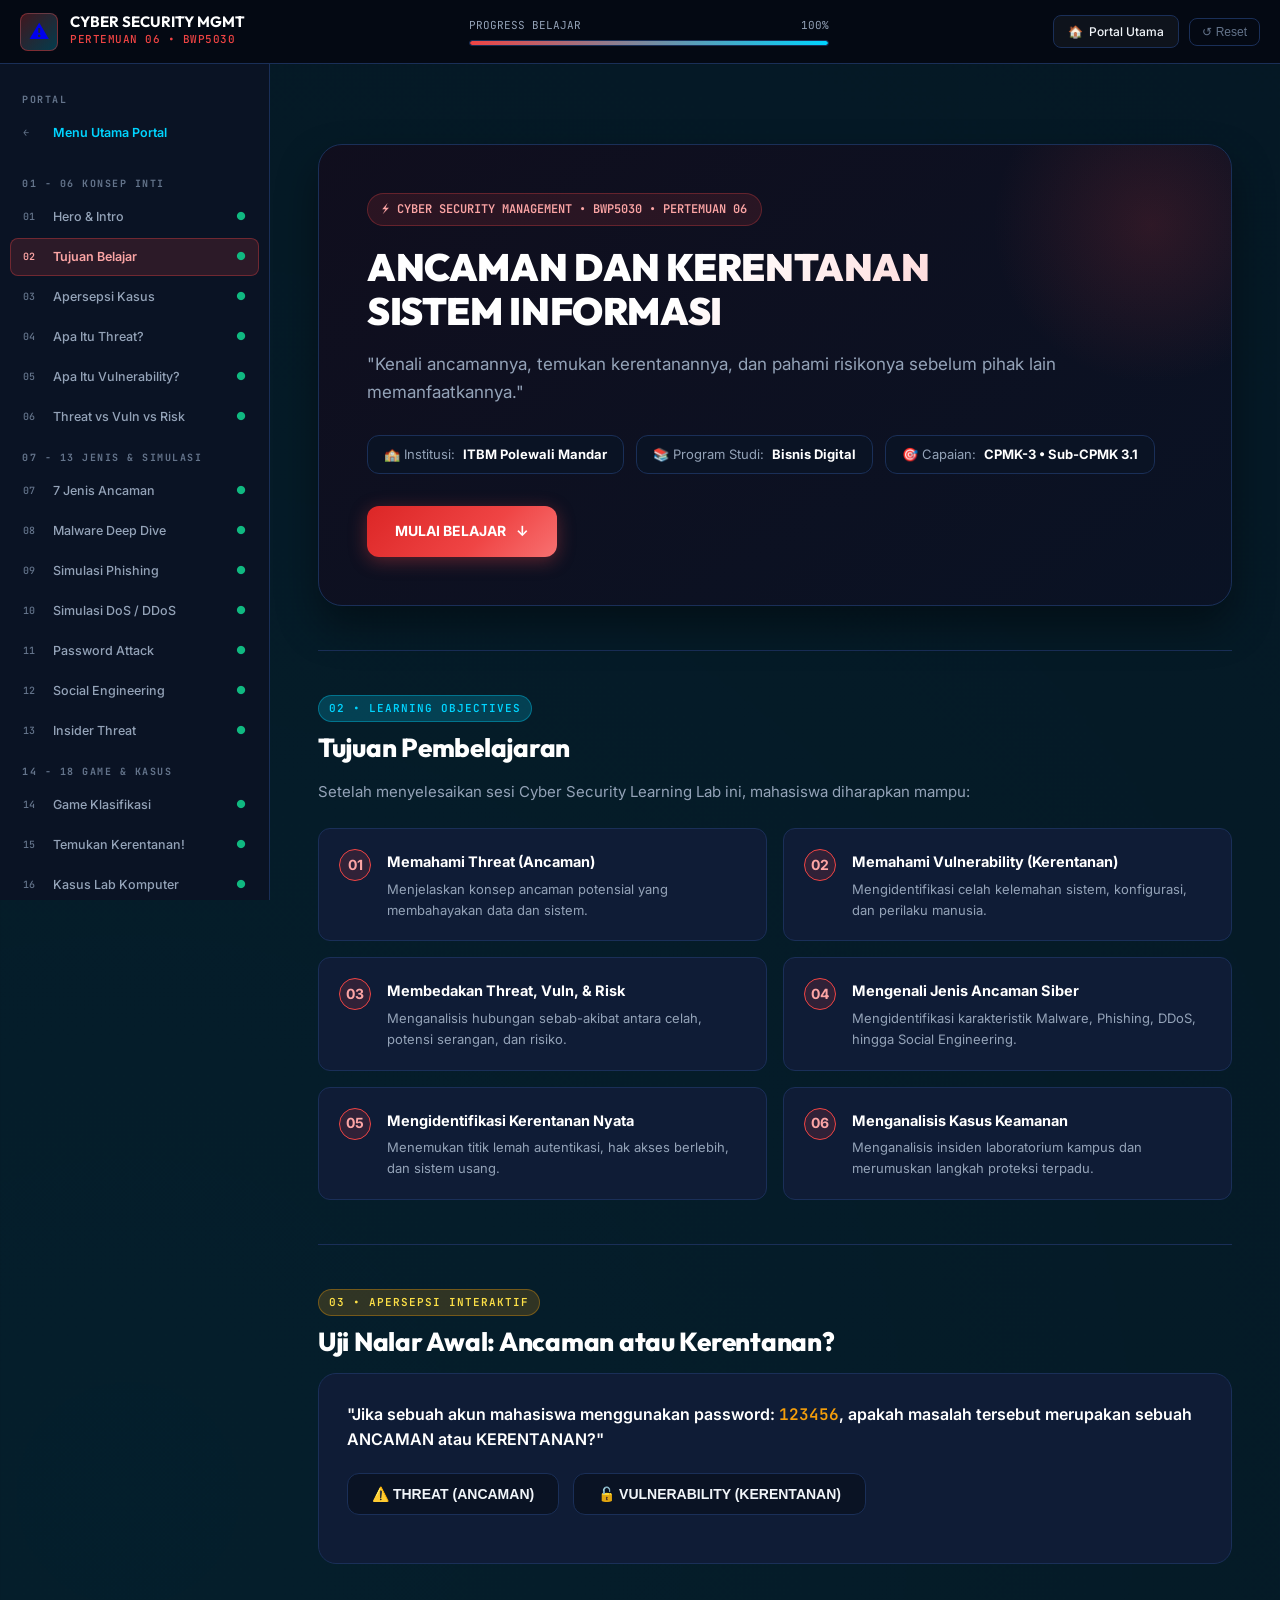
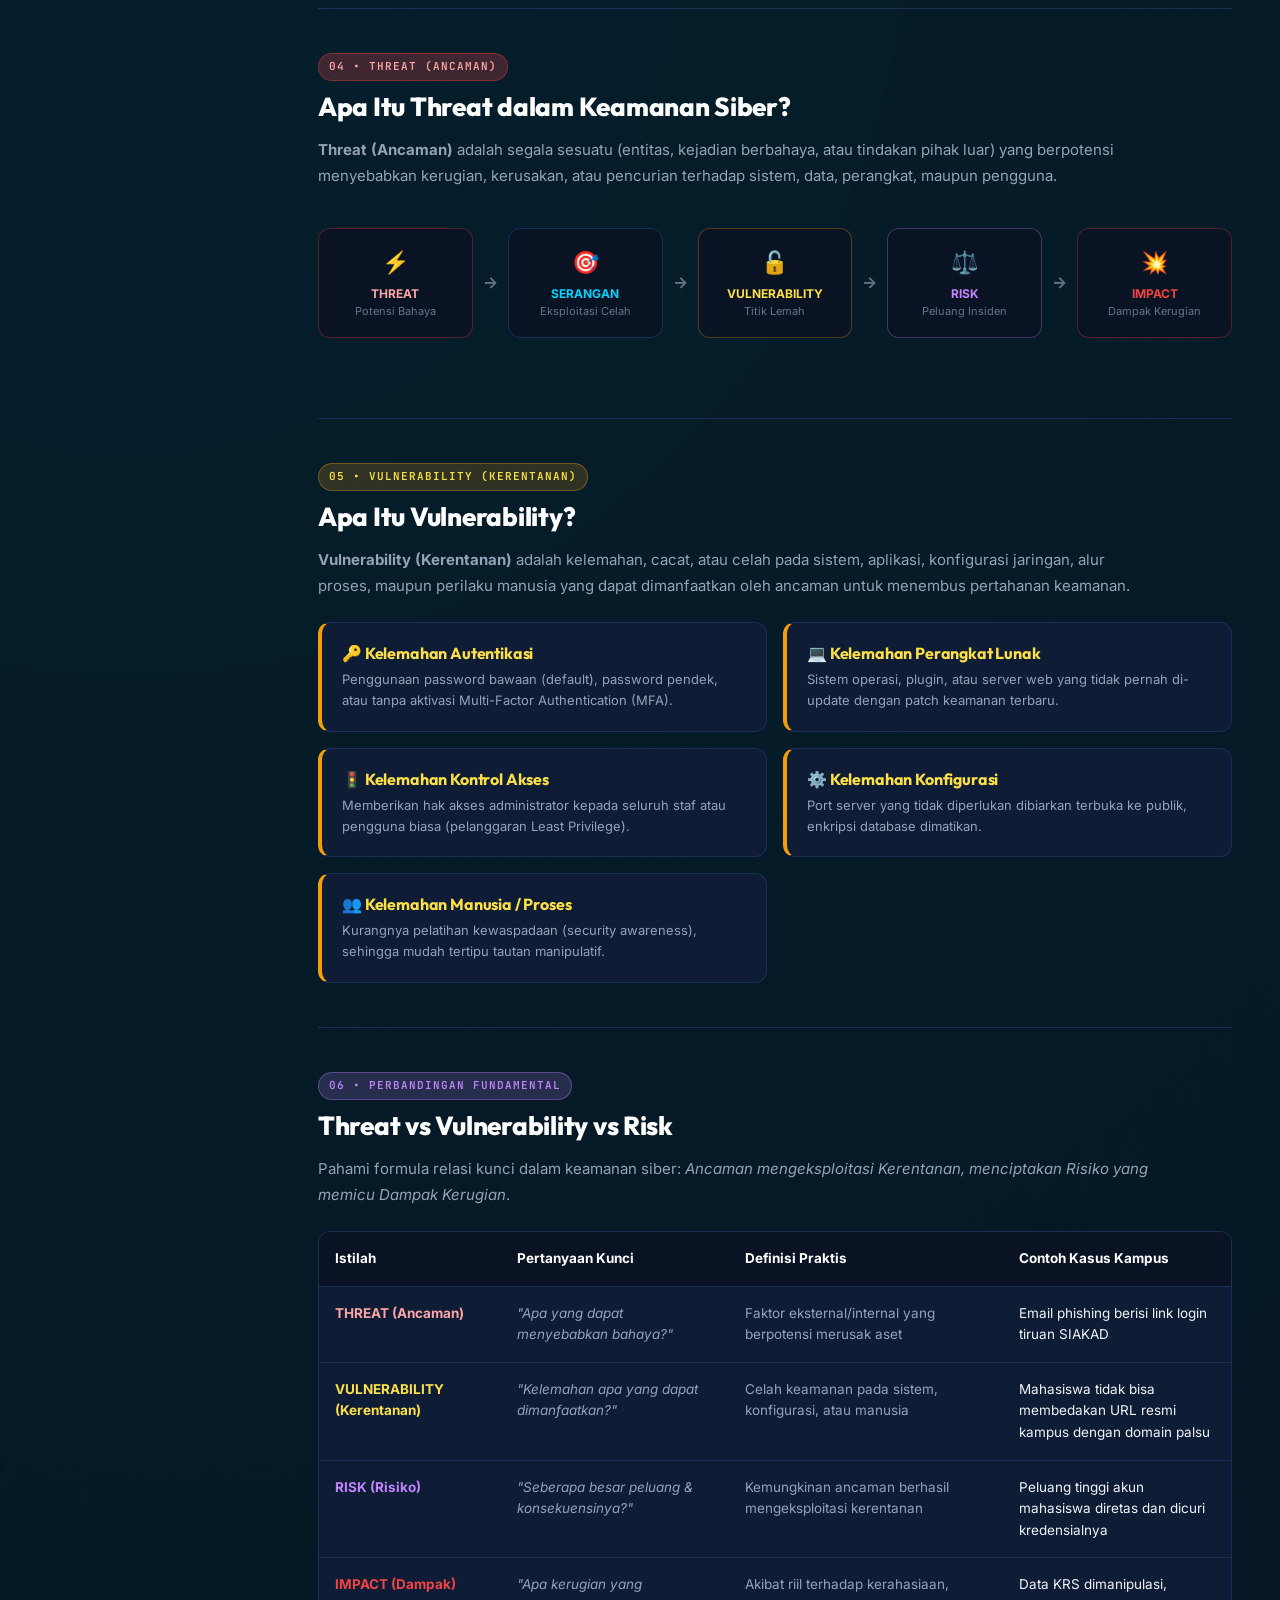
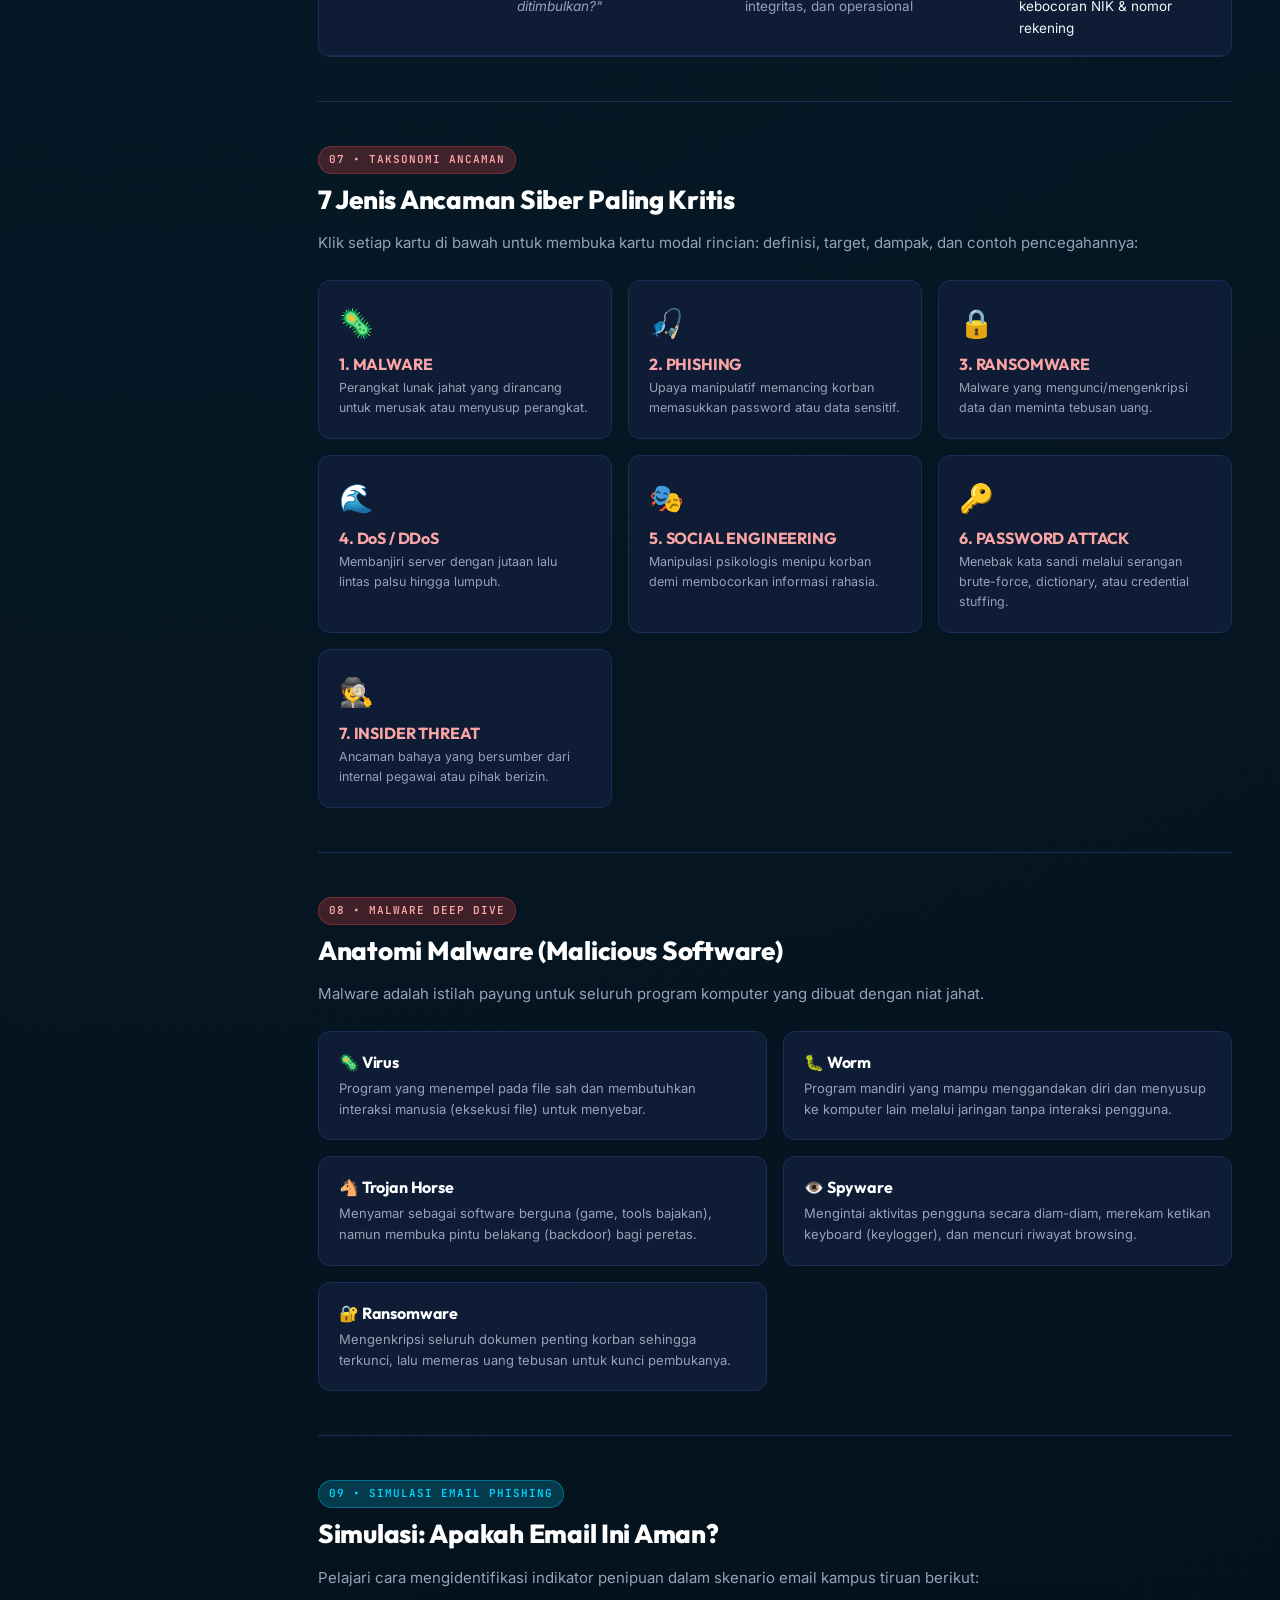
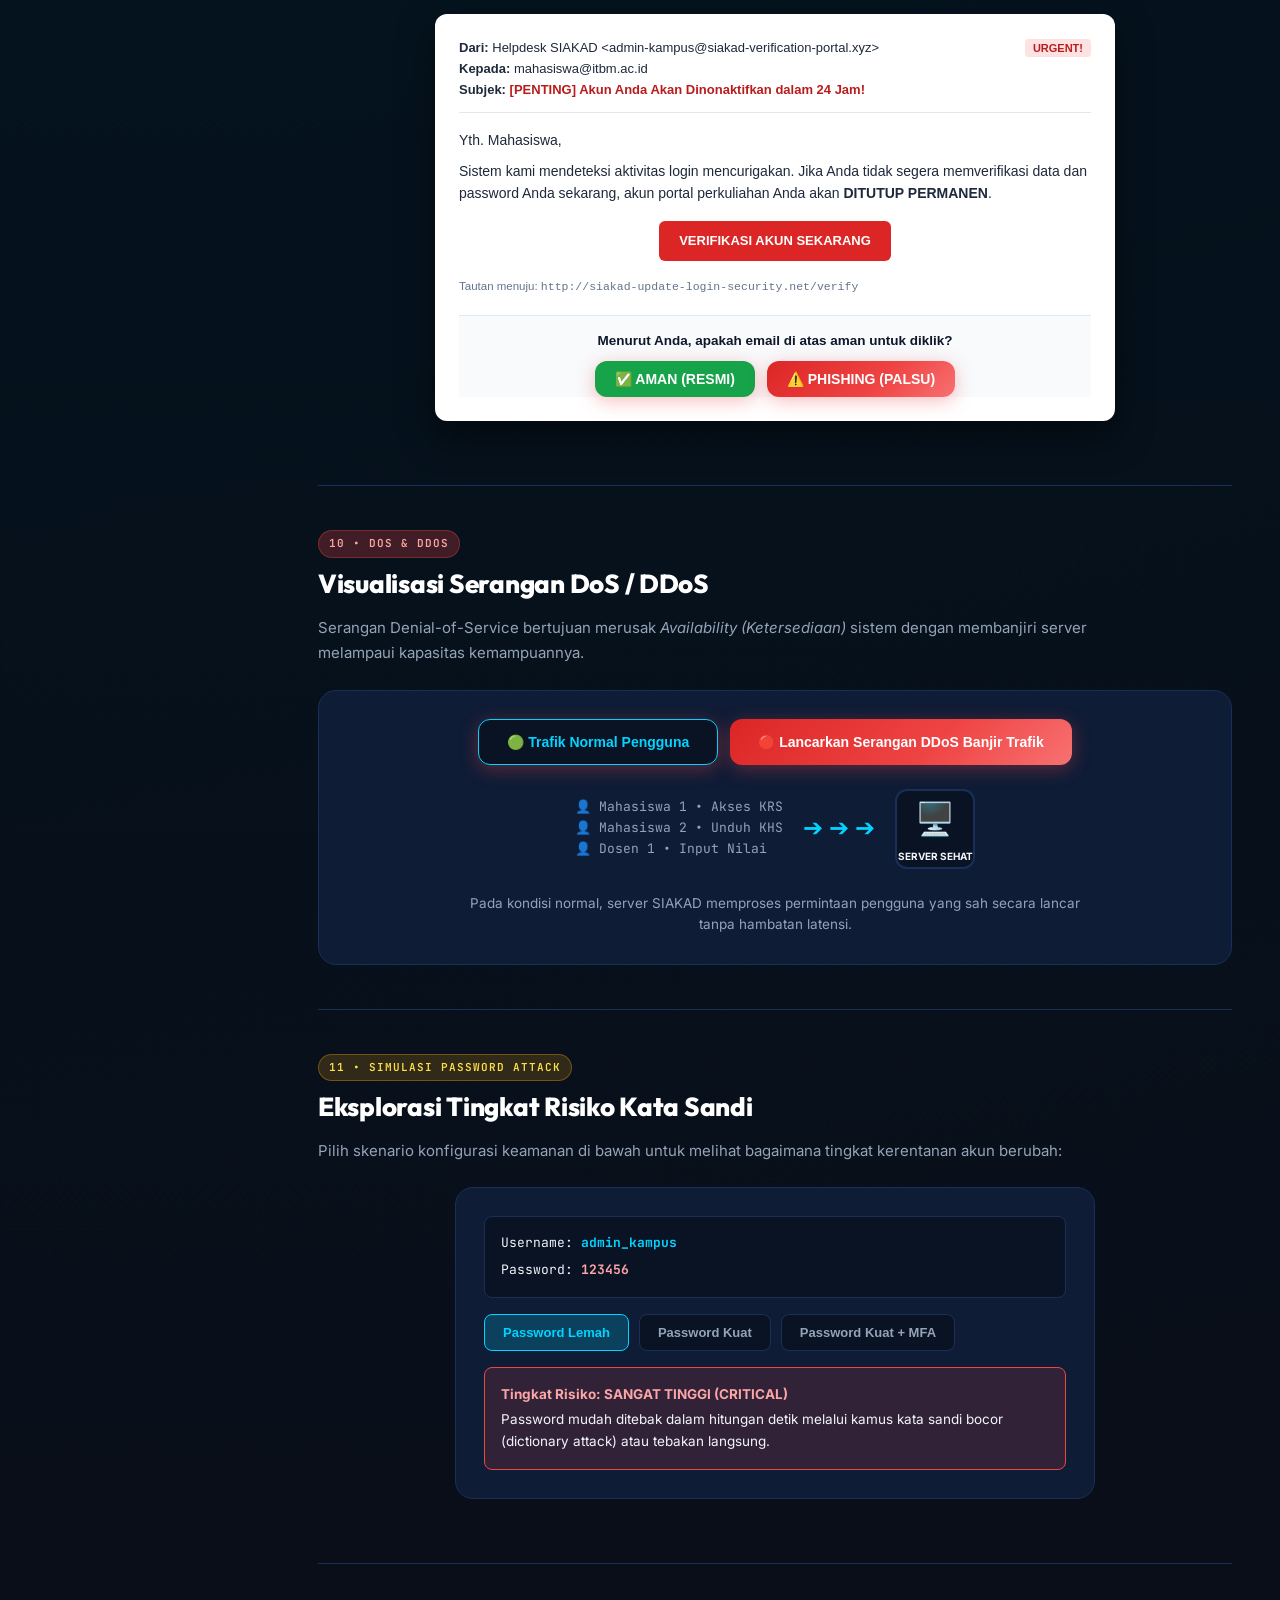
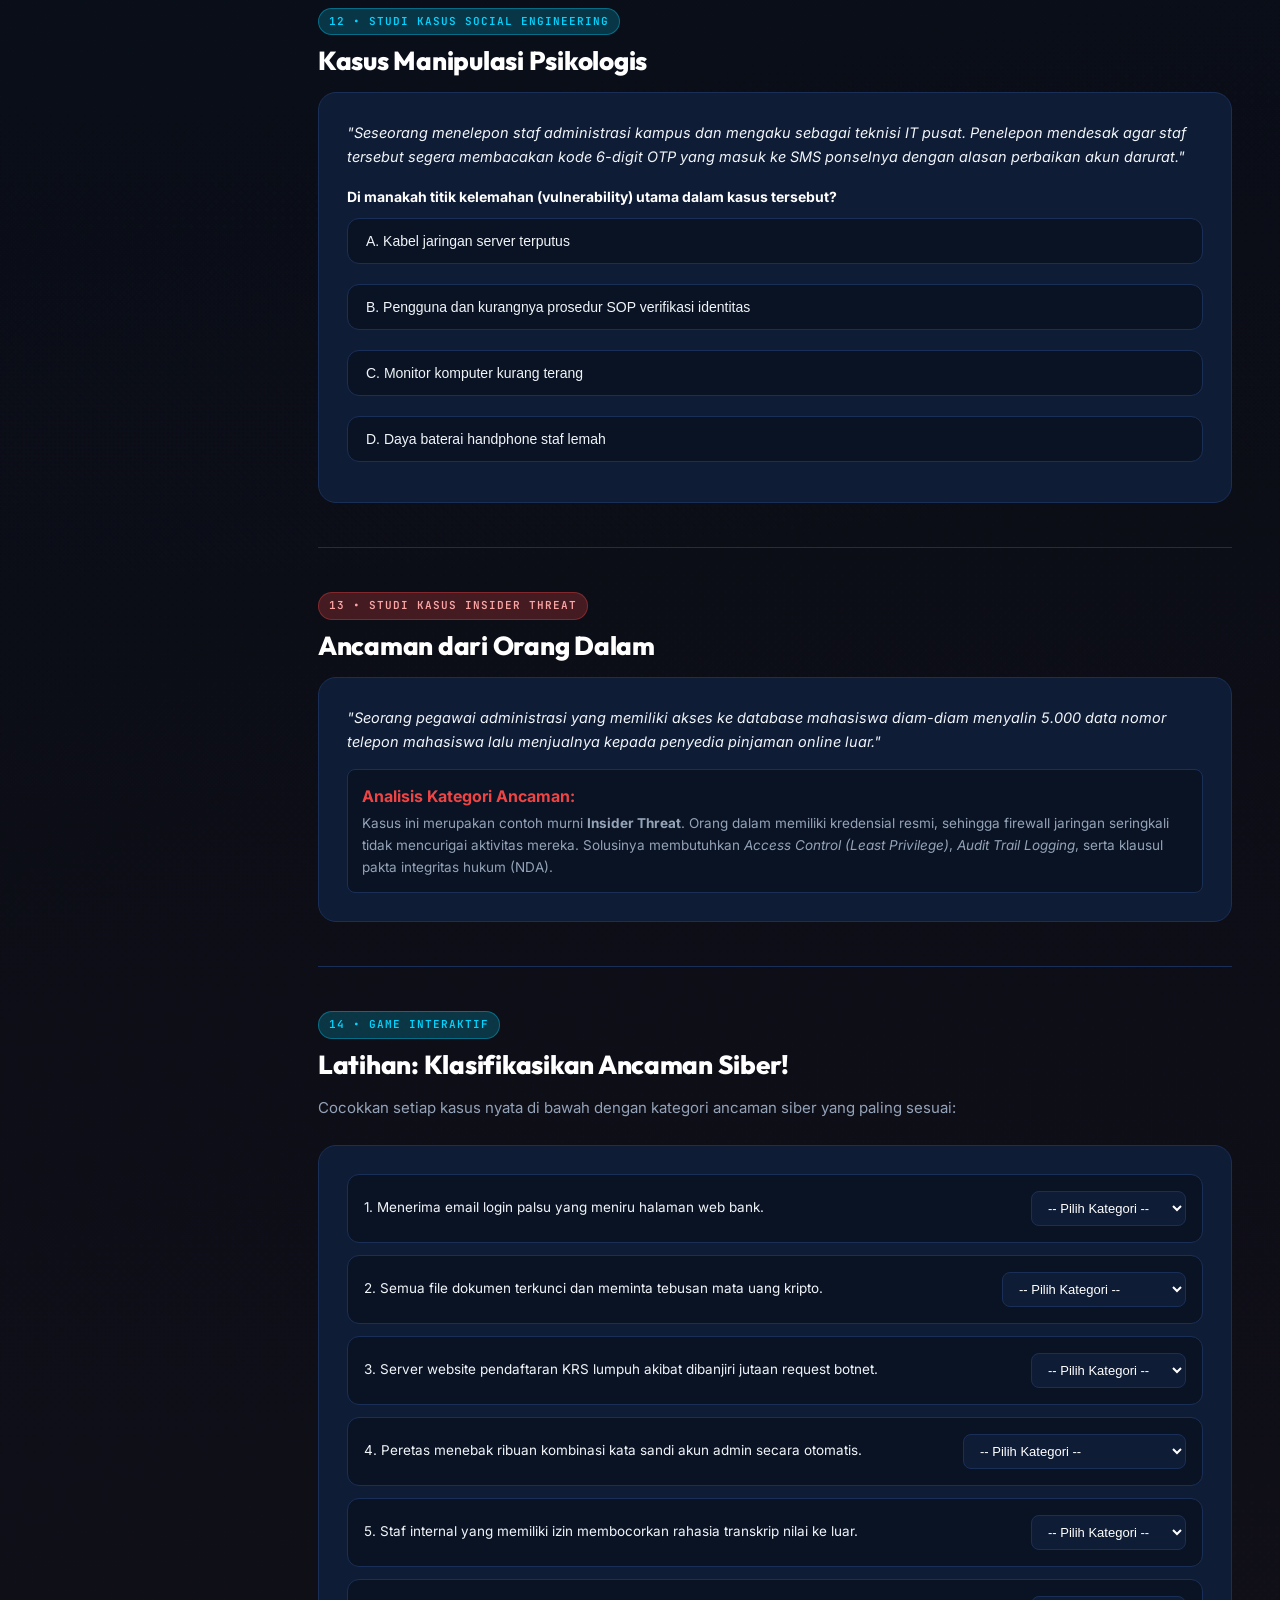
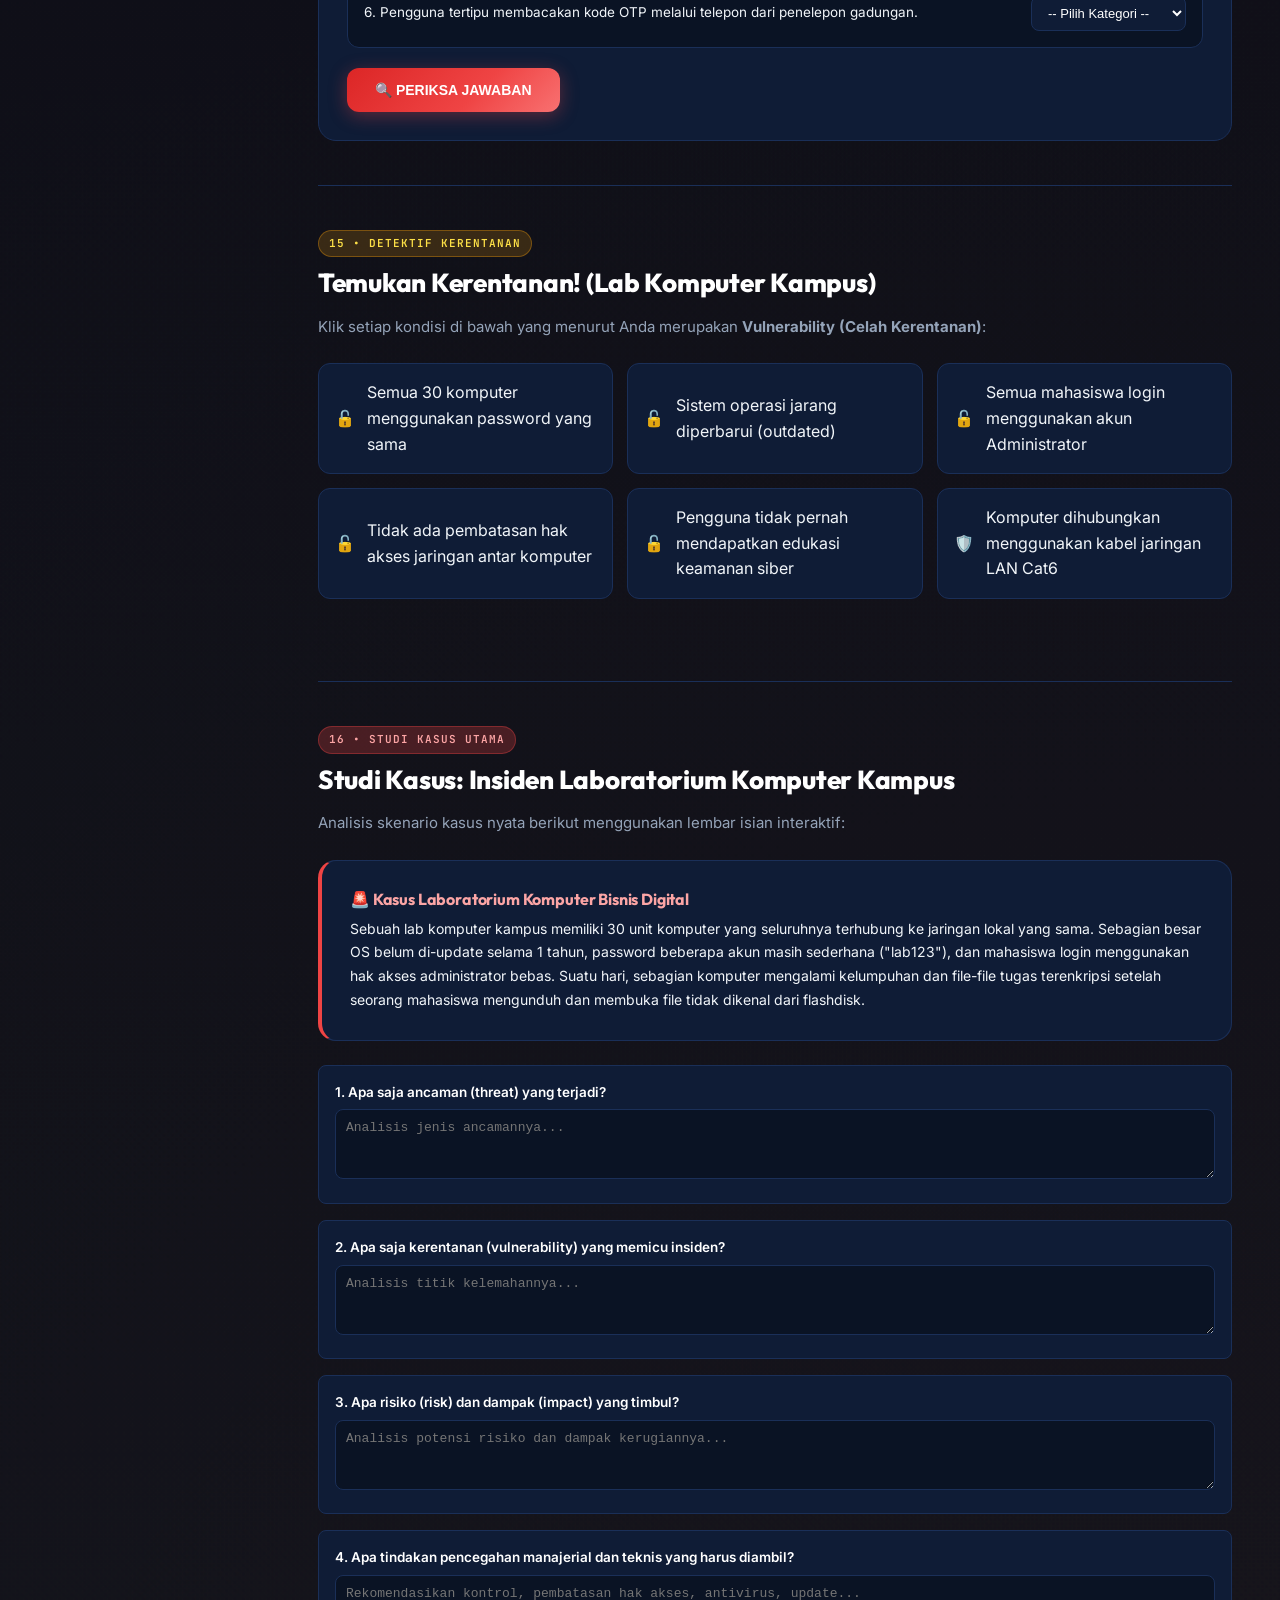
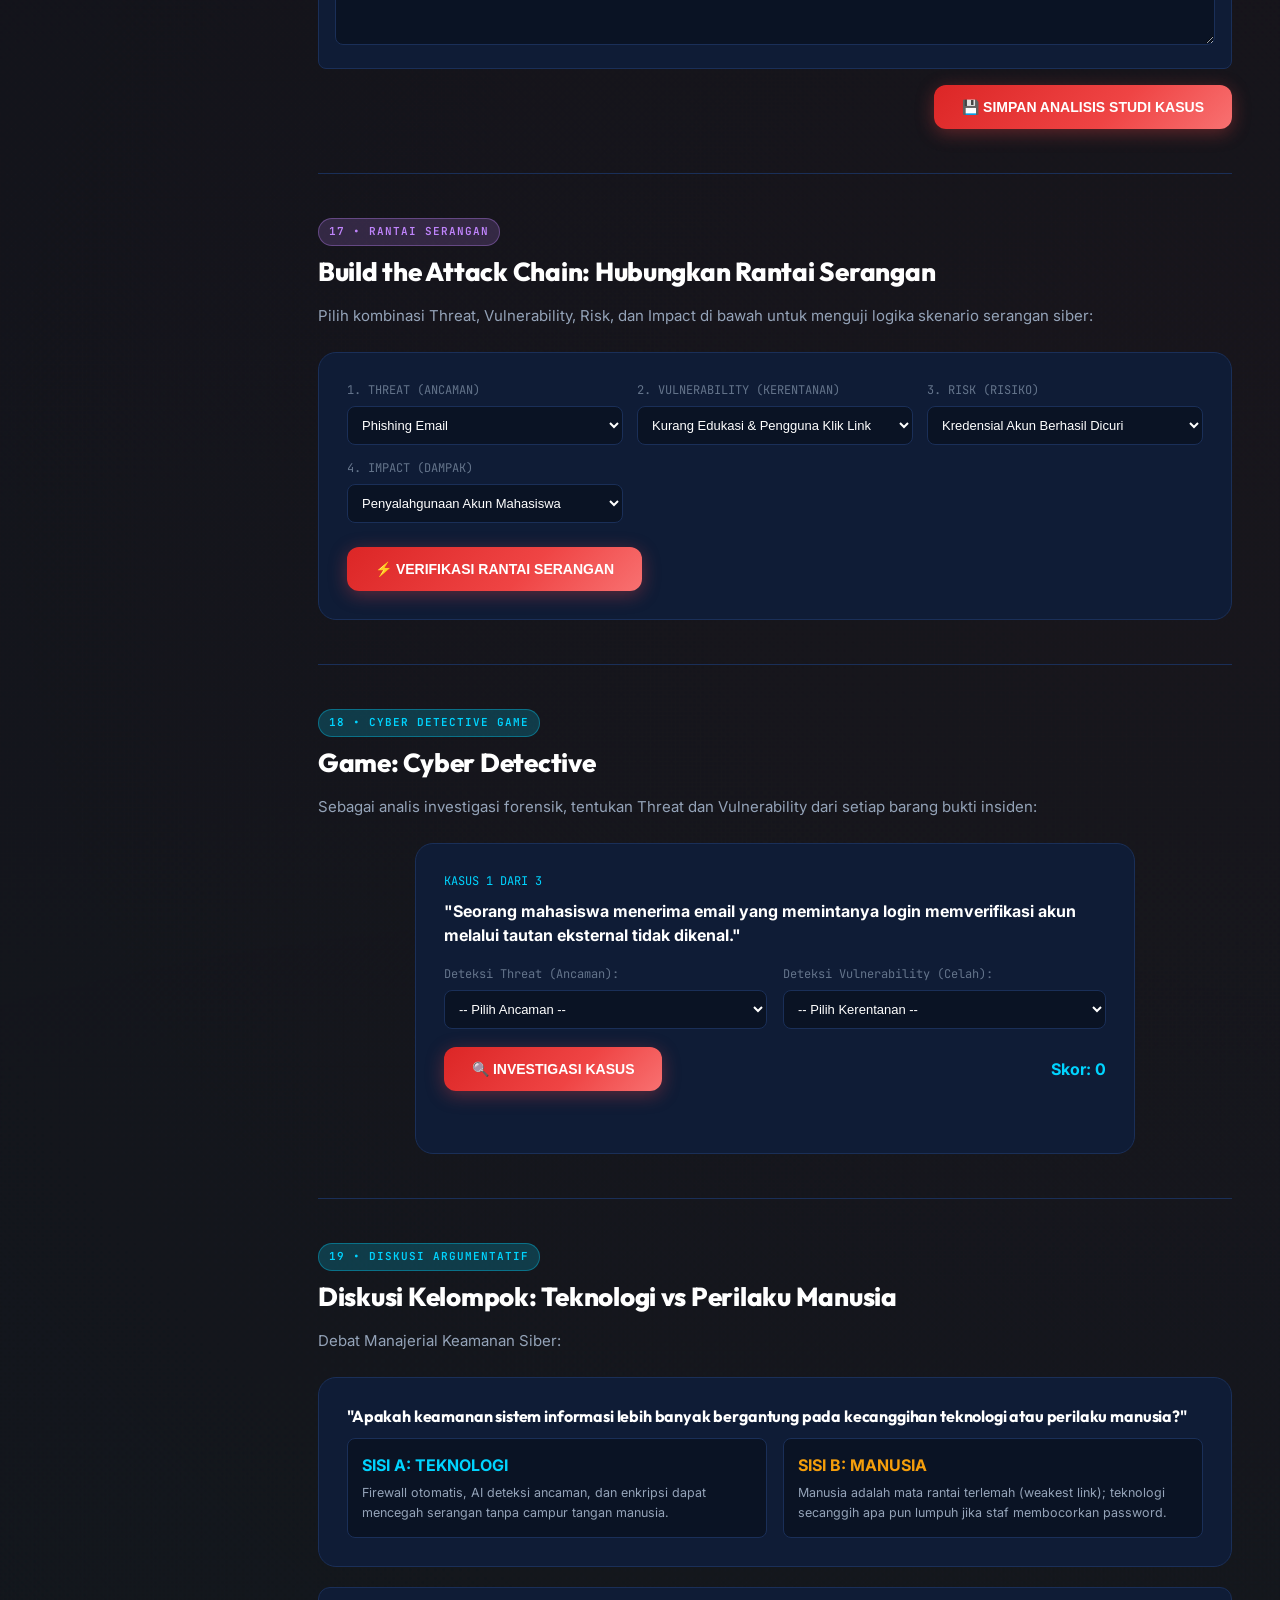
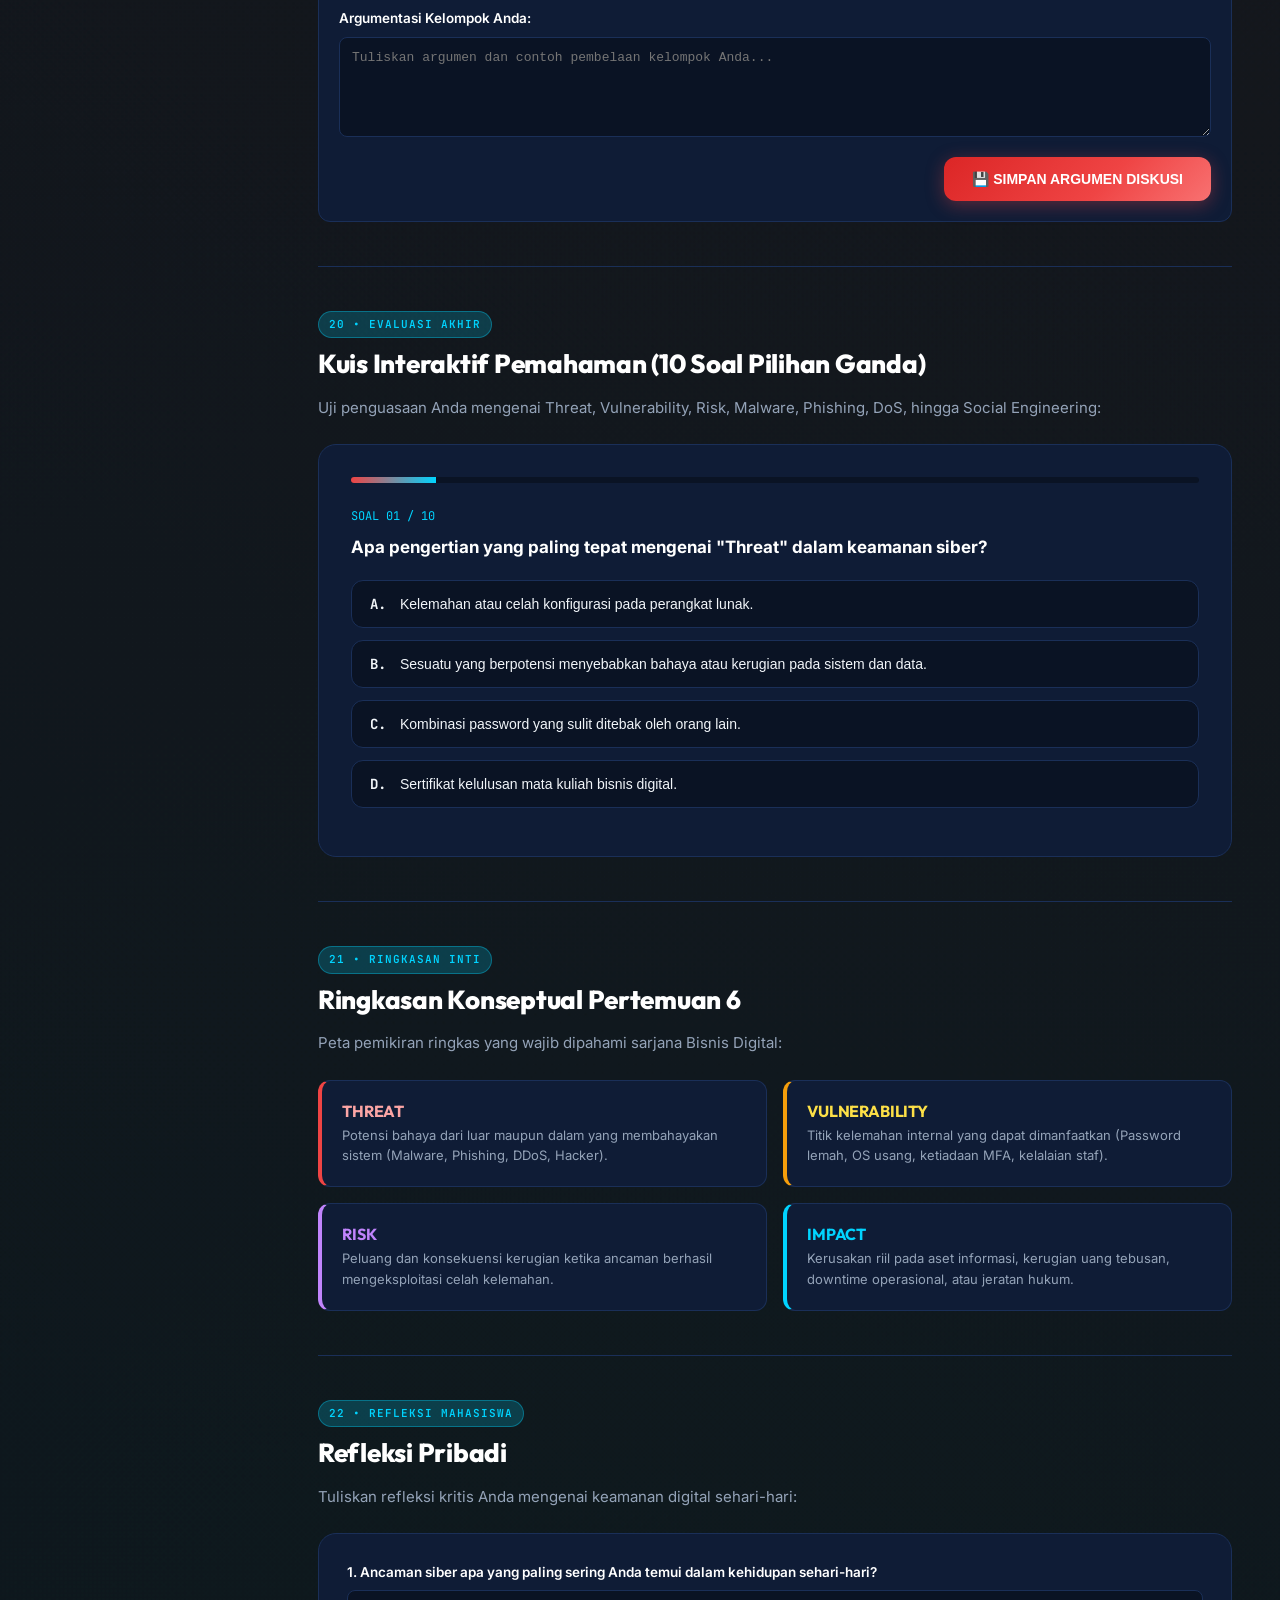
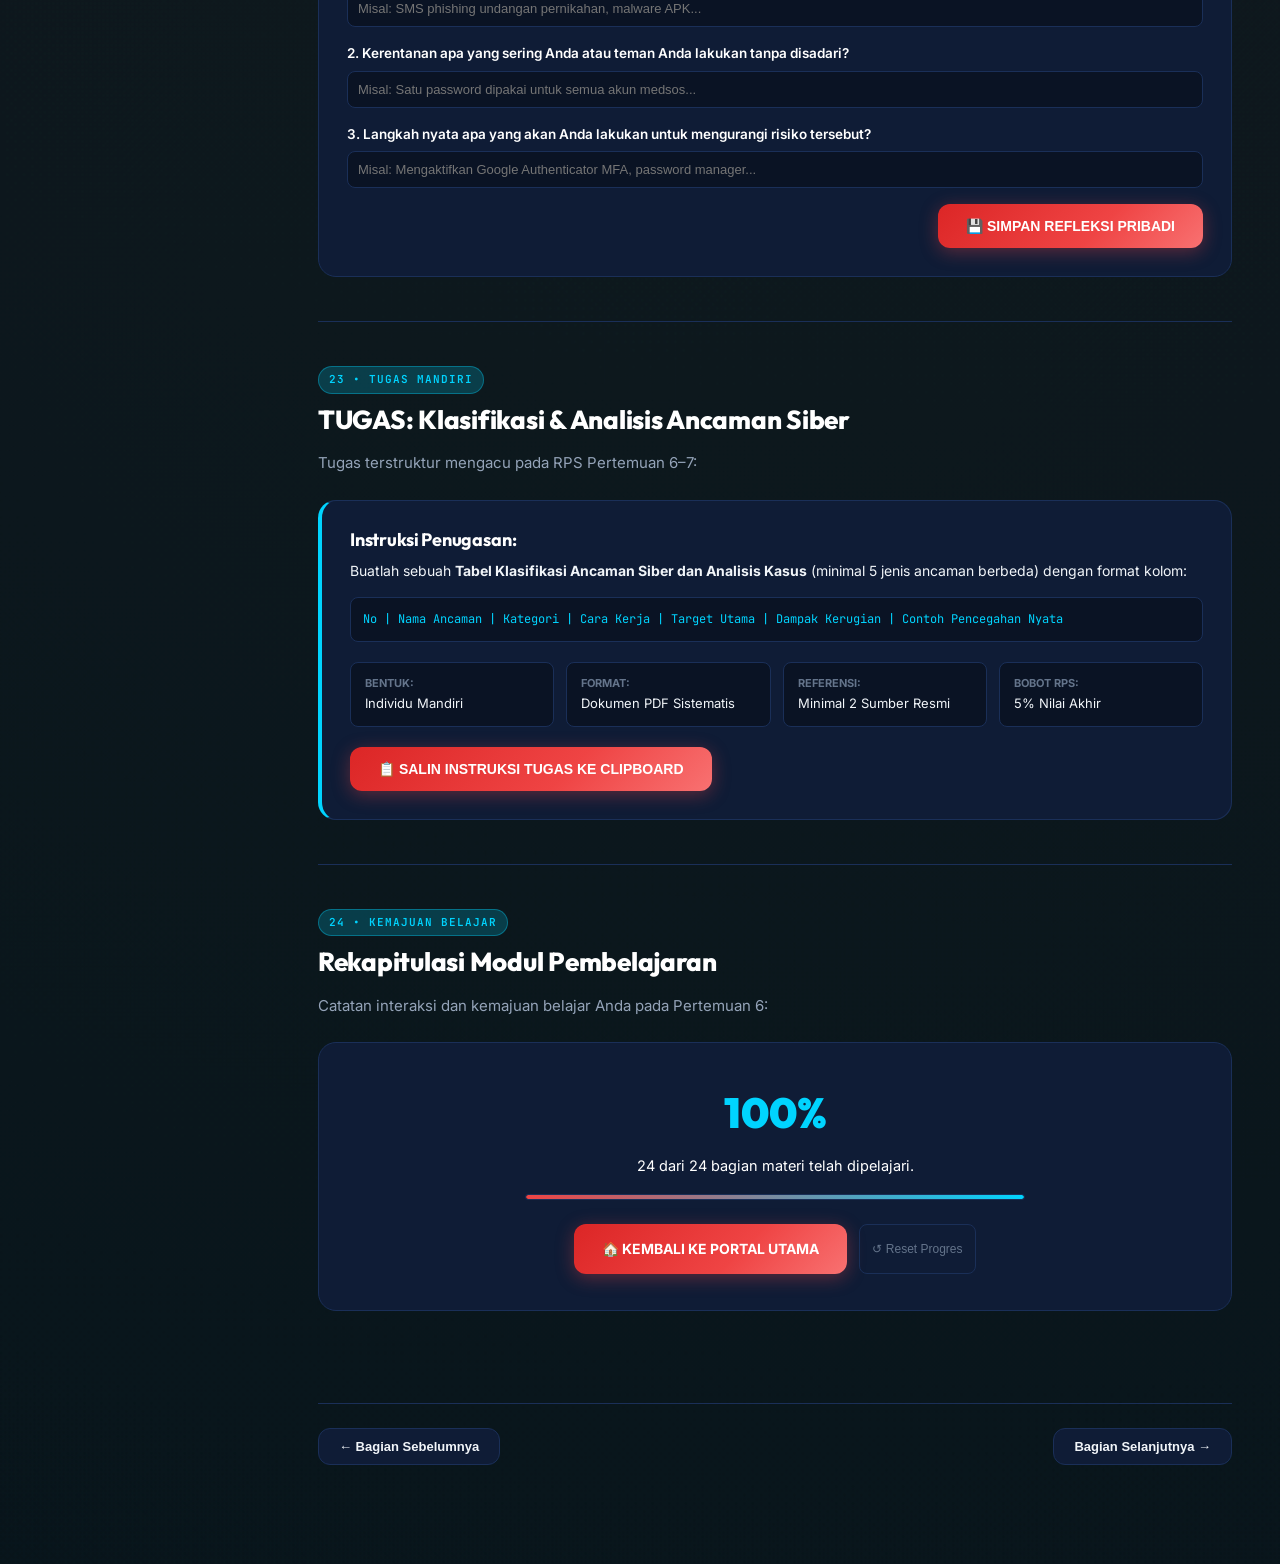
<file: cyber/pertemuan-6/index.html>
<!DOCTYPE html>
<html lang="id">
<head>
  <meta charset="UTF-8" />
  <meta name="viewport" content="width=device-width, initial-scale=1.0" />
  <title>Pertemuan 6: Ancaman & Kerentanan Sistem Informasi | Cyber Security Management</title>
  <meta name="description" content="Cyber Security Learning Lab Pertemuan 6: Ancaman dan Kerentanan Sistem Informasi. Institut Teknologi dan Bisnis Muhammadiyah Polewali Mandar - Bisnis Digital." />
  <link rel="stylesheet" href="style.css" />
  <link rel="icon" href="data:image/svg+xml,<svg xmlns='http://www.w3.org/2000/svg' viewBox='0 0 100 100'><text y='.9em' font-size='90'>🛡️</text></svg>" />
</head>
<body>

  <!-- ========================================================
       TOPBAR / STICKY HEADER
       ======================================================== -->
  <header class="topbar" role="banner">
    <div class="topbar-left">
      <button class="hamburger-btn" id="hamburgerBtn" aria-label="Buka navigasi menu" aria-expanded="false">☰</button>
      <a href="../index.html" class="topbar-brand" title="Kembali ke Portal Utama">
        <div class="brand-icon" aria-hidden="true">⚠️</div>
        <div>
          <div class="brand-title">CYBER SECURITY MGMT</div>
          <div class="brand-subtitle">PERTEMUAN 06 • BWP5030</div>
        </div>
      </a>
    </div>

    <!-- Progress Tracker -->
    <div class="progress-container" aria-label="Progress belajar">
      <div class="progress-header">
        <span>PROGRESS BELAJAR</span>
        <span id="topbarProgressPercent">0%</span>
      </div>
      <div class="progress-track" role="progressbar" aria-valuenow="0" aria-valuemin="0" aria-valuemax="100">
        <div class="progress-fill" id="topbarProgressBar"></div>
      </div>
    </div>

    <div class="topbar-right">
      <a href="../index.html" class="btn-portal-back" title="Kembali ke Portal Mata Kuliah">
        <span>🏠</span> <span>Portal Utama</span>
      </a>
      <button class="btn-reset" id="btnResetProgress" aria-label="Reset progres">↺ Reset</button>
    </div>
  </header>

  <!-- ========================================================
       SIDEBAR NAVIGATION
       ======================================================== -->
  <div class="sidebar-overlay" id="sidebarOverlay" aria-hidden="true"></div>
  <nav class="sidebar" id="sidebar" aria-label="Navigasi Pertemuan 6">
    <div class="sidebar-heading">Portal</div>
    <a href="../index.html" class="nav-link" style="color:var(--cyan); font-weight:600; margin-bottom:12px;">
      <span class="nav-badge-num">←</span>
      <span>Menu Utama Portal</span>
    </a>

    <div class="sidebar-heading">01 - 06 Konsep Inti</div>
    <a href="#cover" class="nav-link" data-section="cover">
      <span class="nav-badge-num">01</span>
      <span>Hero & Intro</span>
      <span class="nav-status-icon">●</span>
    </a>
    <a href="#tujuan" class="nav-link" data-section="tujuan">
      <span class="nav-badge-num">02</span>
      <span>Tujuan Belajar</span>
      <span class="nav-status-icon">●</span>
    </a>
    <a href="#apersepsi" class="nav-link" data-section="apersepsi">
      <span class="nav-badge-num">03</span>
      <span>Apersepsi Kasus</span>
      <span class="nav-status-icon">●</span>
    </a>
    <a href="#threat" class="nav-link" data-section="threat">
      <span class="nav-badge-num">04</span>
      <span>Apa Itu Threat?</span>
      <span class="nav-status-icon">●</span>
    </a>
    <a href="#vulnerability" class="nav-link" data-section="vulnerability">
      <span class="nav-badge-num">05</span>
      <span>Apa Itu Vulnerability?</span>
      <span class="nav-status-icon">●</span>
    </a>
    <a href="#threat-vs-vuln" class="nav-link" data-section="threat-vs-vuln">
      <span class="nav-badge-num">06</span>
      <span>Threat vs Vuln vs Risk</span>
      <span class="nav-status-icon">●</span>
    </a>

    <div class="sidebar-heading">07 - 13 Jenis & Simulasi</div>
    <a href="#threat-types" class="nav-link" data-section="threat-types">
      <span class="nav-badge-num">07</span>
      <span>7 Jenis Ancaman</span>
      <span class="nav-status-icon">●</span>
    </a>
    <a href="#malware" class="nav-link" data-section="malware">
      <span class="nav-badge-num">08</span>
      <span>Malware Deep Dive</span>
      <span class="nav-status-icon">●</span>
    </a>
    <a href="#phishing" class="nav-link" data-section="phishing">
      <span class="nav-badge-num">09</span>
      <span>Simulasi Phishing</span>
      <span class="nav-status-icon">●</span>
    </a>
    <a href="#dos-ddos" class="nav-link" data-section="dos-ddos">
      <span class="nav-badge-num">10</span>
      <span>Simulasi DoS / DDoS</span>
      <span class="nav-status-icon">●</span>
    </a>
    <a href="#password-attack" class="nav-link" data-section="password-attack">
      <span class="nav-badge-num">11</span>
      <span>Password Attack</span>
      <span class="nav-status-icon">●</span>
    </a>
    <a href="#social-engineering" class="nav-link" data-section="social-engineering">
      <span class="nav-badge-num">12</span>
      <span>Social Engineering</span>
      <span class="nav-status-icon">●</span>
    </a>
    <a href="#insider-threat" class="nav-link" data-section="insider-threat">
      <span class="nav-badge-num">13</span>
      <span>Insider Threat</span>
      <span class="nav-status-icon">●</span>
    </a>

    <div class="sidebar-heading">14 - 18 Game & Kasus</div>
    <a href="#klasifikasi-ancaman" class="nav-link" data-section="klasifikasi-ancaman">
      <span class="nav-badge-num">14</span>
      <span>Game Klasifikasi</span>
      <span class="nav-status-icon">●</span>
    </a>
    <a href="#temukan-kerentanan" class="nav-link" data-section="temukan-kerentanan">
      <span class="nav-badge-num">15</span>
      <span>Temukan Kerentanan!</span>
      <span class="nav-status-icon">●</span>
    </a>
    <a href="#studi-kasus" class="nav-link" data-section="studi-kasus">
      <span class="nav-badge-num">16</span>
      <span>Kasus Lab Komputer</span>
      <span class="nav-status-icon">●</span>
    </a>
    <a href="#attack-chain" class="nav-link" data-section="attack-chain">
      <span class="nav-badge-num">17</span>
      <span>Build Attack Chain</span>
      <span class="nav-status-icon">●</span>
    </a>
    <a href="#cyber-detective" class="nav-link" data-section="cyber-detective">
      <span class="nav-badge-num">18</span>
      <span>Cyber Detective Game</span>
      <span class="nav-status-icon">●</span>
    </a>

    <div class="sidebar-heading">19 - 24 Evaluasi & Tugas</div>
    <a href="#diskusi-kelompok" class="nav-link" data-section="diskusi-kelompok">
      <span class="nav-badge-num">19</span>
      <span>Diskusi Kelompok</span>
      <span class="nav-status-icon">●</span>
    </a>
    <a href="#kuis" class="nav-link" data-section="kuis">
      <span class="nav-badge-num">20</span>
      <span>Kuis Pilihan Ganda</span>
      <span class="nav-status-icon">●</span>
    </a>
    <a href="#ringkasan" class="nav-link" data-section="ringkasan">
      <span class="nav-badge-num">21</span>
      <span>Ringkasan Materi</span>
      <span class="nav-status-icon">●</span>
    </a>
    <a href="#refleksi" class="nav-link" data-section="refleksi">
      <span class="nav-badge-num">22</span>
      <span>Refleksi Mahasiswa</span>
      <span class="nav-status-icon">●</span>
    </a>
    <a href="#tugas" class="nav-link" data-section="tugas">
      <span class="nav-badge-num">23</span>
      <span>Tugas Tabel Klasifikasi</span>
      <span class="nav-status-icon">●</span>
    </a>
    <a href="#progress-belajar" class="nav-link" data-section="progress-belajar">
      <span class="nav-badge-num">24</span>
      <span>Rekap Kemajuan Belajar</span>
      <span class="nav-status-icon">●</span>
    </a>
  </nav>

  <!-- ========================================================
       MAIN LEARNING CONTENT
       ======================================================== -->
  <main class="main-content" id="mainContent">

    <!-- SECTION 1: HERO / COVER -->
    <section id="cover" class="content-section" data-section-id="cover">
      <div class="hero-wrapper">
        <div class="hero-tag">
          <span>⚡</span> CYBER SECURITY MANAGEMENT • BWP5030 • PERTEMUAN 06
        </div>
        <h1 class="hero-title">ANCAMAN DAN KERENTANAN<br>SISTEM INFORMASI</h1>
        <p class="hero-subtitle">
          "Kenali ancamannya, temukan kerentanannya, dan pahami risikonya sebelum pihak lain memanfaatkannya."
        </p>

        <div class="hero-badges-row">
          <div class="hero-meta-badge">
            <span>🏫 Institusi:</span> <strong>ITBM Polewali Mandar</strong>
          </div>
          <div class="hero-meta-badge">
            <span>📚 Program Studi:</span> <strong>Bisnis Digital</strong>
          </div>
          <div class="hero-meta-badge">
            <span>🎯 Capaian:</span> <strong>CPMK-3 • Sub-CPMK 3.1</strong>
          </div>
        </div>

        <a href="#tujuan" class="btn-primary">
          <span>MULAI BELAJAR</span>
          <span>↓</span>
        </a>
      </div>
    </section>

    <!-- SECTION 2: TUJUAN PEMBELAJARAN -->
    <section id="tujuan" class="content-section" data-section-id="tujuan">
      <div class="section-meta">
        <span class="section-pill pill-cyan">02 • LEARNING OBJECTIVES</span>
      </div>
      <h2 class="section-title">Tujuan Pembelajaran</h2>
      <p class="section-desc">
        Setelah menyelesaikan sesi Cyber Security Learning Lab ini, mahasiswa diharapkan mampu:
      </p>

      <div class="goals-grid">
        <div class="goal-card">
          <div class="goal-check-icon">01</div>
          <div>
            <strong style="color:var(--text-white); font-size:14.5px;">Memahami Threat (Ancaman)</strong>
            <p style="font-size:13px; color:var(--text-secondary); margin-top:4px;">Menjelaskan konsep ancaman potensial yang membahayakan data dan sistem.</p>
          </div>
        </div>
        <div class="goal-card">
          <div class="goal-check-icon">02</div>
          <div>
            <strong style="color:var(--text-white); font-size:14.5px;">Memahami Vulnerability (Kerentanan)</strong>
            <p style="font-size:13px; color:var(--text-secondary); margin-top:4px;">Mengidentifikasi celah kelemahan sistem, konfigurasi, dan perilaku manusia.</p>
          </div>
        </div>
        <div class="goal-card">
          <div class="goal-check-icon">03</div>
          <div>
            <strong style="color:var(--text-white); font-size:14.5px;">Membedakan Threat, Vuln, & Risk</strong>
            <p style="font-size:13px; color:var(--text-secondary); margin-top:4px;">Menganalisis hubungan sebab-akibat antara celah, potensi serangan, dan risiko.</p>
          </div>
        </div>
        <div class="goal-card">
          <div class="goal-check-icon">04</div>
          <div>
            <strong style="color:var(--text-white); font-size:14.5px;">Mengenali Jenis Ancaman Siber</strong>
            <p style="font-size:13px; color:var(--text-secondary); margin-top:4px;">Mengidentifikasi karakteristik Malware, Phishing, DDoS, hingga Social Engineering.</p>
          </div>
        </div>
        <div class="goal-card">
          <div class="goal-check-icon">05</div>
          <div>
            <strong style="color:var(--text-white); font-size:14.5px;">Mengidentifikasi Kerentanan Nyata</strong>
            <p style="font-size:13px; color:var(--text-secondary); margin-top:4px;">Menemukan titik lemah autentikasi, hak akses berlebih, dan sistem usang.</p>
          </div>
        </div>
        <div class="goal-card">
          <div class="goal-check-icon">06</div>
          <div>
            <strong style="color:var(--text-white); font-size:14.5px;">Menganalisis Kasus Keamanan</strong>
            <p style="font-size:13px; color:var(--text-secondary); margin-top:4px;">Menganalisis insiden laboratorium kampus dan merumuskan langkah proteksi terpadu.</p>
          </div>
        </div>
      </div>
    </section>

    <!-- SECTION 3: APERSEPSI -->
    <section id="apersepsi" class="content-section" data-section-id="apersepsi">
      <div class="section-meta">
        <span class="section-pill pill-vuln">03 • APERSEPSI INTERAKTIF</span>
      </div>
      <h2 class="section-title">Uji Nalar Awal: Ancaman atau Kerentanan?</h2>
      <div class="apersepsi-box">
        <p style="font-size:16px; font-weight:600; color:var(--text-white); line-height:1.6;">
          "Jika sebuah akun mahasiswa menggunakan password: <span class="mono" style="color:var(--warning-amber);">123456</span>, apakah masalah tersebut merupakan sebuah ANCAMAN atau KERENTANAN?"
        </p>

        <div class="apersepsi-options-row">
          <button class="apersepsi-choice-btn" id="btnApersepsiThreat" onclick="checkApersepsi('threat')">
            ⚠️ THREAT (ANCAMAN)
          </button>
          <button class="apersepsi-choice-btn" id="btnApersepsiVuln" onclick="checkApersepsi('vuln')">
            🔓 VULNERABILITY (KERENTANAN)
          </button>
        </div>

        <div id="apersepsiFeedback" style="display:none; padding:16px; border-radius:var(--radius-sm); font-size:14px; line-height:1.7; animation:fadeIn 0.3s ease;">
          <!-- Populated by JS -->
        </div>
      </div>
    </section>

    <!-- SECTION 4: APA ITU THREAT -->
    <section id="threat" class="content-section" data-section-id="threat">
      <div class="section-meta">
        <span class="section-pill pill-threat">04 • THREAT (ANCAMAN)</span>
      </div>
      <h2 class="section-title">Apa Itu Threat dalam Keamanan Siber?</h2>
      <p class="section-desc">
        <strong>Threat (Ancaman)</strong> adalah segala sesuatu (entitas, kejadian berbahaya, atau tindakan pihak luar) yang berpotensi menyebabkan kerugian, kerusakan, atau pencurian terhadap sistem, data, perangkat, maupun pengguna.
      </p>

      <div class="flow-horizontal-wrap">
        <div class="flow-step-box" style="border-color:rgba(239,68,68,0.3);">
          <div style="font-size:22px;">⚡</div>
          <div style="font-size:12px; font-weight:700; color:#fca5a5; margin-top:4px;">THREAT</div>
          <div style="font-size:11px; color:var(--text-muted);">Potensi Bahaya</div>
        </div>
        <div style="color:var(--text-muted); font-weight:bold;">→</div>
        <div class="flow-step-box">
          <div style="font-size:22px;">🎯</div>
          <div style="font-size:12px; font-weight:700; color:var(--cyan); margin-top:4px;">SERANGAN</div>
          <div style="font-size:11px; color:var(--text-muted);">Eksploitasi Celah</div>
        </div>
        <div style="color:var(--text-muted); font-weight:bold;">→</div>
        <div class="flow-step-box" style="border-color:rgba(245,158,11,0.3);">
          <div style="font-size:22px;">🔓</div>
          <div style="font-size:12px; font-weight:700; color:#fde047; margin-top:4px;">VULNERABILITY</div>
          <div style="font-size:11px; color:var(--text-muted);">Titik Lemah</div>
        </div>
        <div style="color:var(--text-muted); font-weight:bold;">→</div>
        <div class="flow-step-box" style="border-color:rgba(192,132,252,0.3);">
          <div style="font-size:22px;">⚖️</div>
          <div style="font-size:12px; font-weight:700; color:var(--purple-threat); margin-top:4px;">RISK</div>
          <div style="font-size:11px; color:var(--text-muted);">Peluang Insiden</div>
        </div>
        <div style="color:var(--text-muted); font-weight:bold;">→</div>
        <div class="flow-step-box" style="border-color:rgba(239,68,68,0.3);">
          <div style="font-size:22px;">💥</div>
          <div style="font-size:12px; font-weight:700; color:var(--danger-red); margin-top:4px;">IMPACT</div>
          <div style="font-size:11px; color:var(--text-muted);">Dampak Kerugian</div>
        </div>
      </div>
    </section>

    <!-- SECTION 5: APA ITU VULNERABILITY -->
    <section id="vulnerability" class="content-section" data-section-id="vulnerability">
      <div class="section-meta">
        <span class="section-pill pill-vuln">05 • VULNERABILITY (KERENTANAN)</span>
      </div>
      <h2 class="section-title">Apa Itu Vulnerability?</h2>
      <p class="section-desc">
        <strong>Vulnerability (Kerentanan)</strong> adalah kelemahan, cacat, atau celah pada sistem, aplikasi, konfigurasi jaringan, alur proses, maupun perilaku manusia yang dapat dimanfaatkan oleh ancaman untuk menembus pertahanan keamanan.
      </p>

      <div class="goals-grid">
        <div class="goal-card" style="border-left:4px solid var(--warning-amber);">
          <div>
            <h4 style="color:#fde047; margin-bottom:6px;">🔑 Kelemahan Autentikasi</h4>
            <p style="font-size:13px; color:var(--text-secondary);">Penggunaan password bawaan (default), password pendek, atau tanpa aktivasi Multi-Factor Authentication (MFA).</p>
          </div>
        </div>
        <div class="goal-card" style="border-left:4px solid var(--warning-amber);">
          <div>
            <h4 style="color:#fde047; margin-bottom:6px;">💻 Kelemahan Perangkat Lunak</h4>
            <p style="font-size:13px; color:var(--text-secondary);">Sistem operasi, plugin, atau server web yang tidak pernah di-update dengan patch keamanan terbaru.</p>
          </div>
        </div>
        <div class="goal-card" style="border-left:4px solid var(--warning-amber);">
          <div>
            <h4 style="color:#fde047; margin-bottom:6px;">🚦 Kelemahan Kontrol Akses</h4>
            <p style="font-size:13px; color:var(--text-secondary);">Memberikan hak akses administrator kepada seluruh staf atau pengguna biasa (pelanggaran Least Privilege).</p>
          </div>
        </div>
        <div class="goal-card" style="border-left:4px solid var(--warning-amber);">
          <div>
            <h4 style="color:#fde047; margin-bottom:6px;">⚙️ Kelemahan Konfigurasi</h4>
            <p style="font-size:13px; color:var(--text-secondary);">Port server yang tidak diperlukan dibiarkan terbuka ke publik, enkripsi database dimatikan.</p>
          </div>
        </div>
        <div class="goal-card" style="border-left:4px solid var(--warning-amber);">
          <div>
            <h4 style="color:#fde047; margin-bottom:6px;">👥 Kelemahan Manusia / Proses</h4>
            <p style="font-size:13px; color:var(--text-secondary);">Kurangnya pelatihan kewaspadaan (security awareness), sehingga mudah tertipu tautan manipulatif.</p>
          </div>
        </div>
      </div>
    </section>

    <!-- SECTION 6: THREAT VS VULNERABILITY VS RISK -->
    <section id="threat-vs-vuln" class="content-section" data-section-id="threat-vs-vuln">
      <div class="section-meta">
        <span class="section-pill pill-risk">06 • PERBANDINGAN FUNDAMENTAL</span>
      </div>
      <h2 class="section-title">Threat vs Vulnerability vs Risk</h2>
      <p class="section-desc">
        Pahami formula relasi kunci dalam keamanan siber: <em>Ancaman mengeksploitasi Kerentanan, menciptakan Risiko yang memicu Dampak Kerugian</em>.
      </p>

      <div class="table-responsive-wrapper">
        <table class="compare-table">
          <thead>
            <tr>
              <th style="width:20%; color:var(--text-white);">Istilah</th>
              <th style="width:25%; color:var(--text-white);">Pertanyaan Kunci</th>
              <th style="width:30%; color:var(--text-white);">Definisi Praktis</th>
              <th style="width:25%; color:var(--text-white);">Contoh Kasus Kampus</th>
            </tr>
          </thead>
          <tbody>
            <tr>
              <td><strong style="color:#fca5a5;">THREAT (Ancaman)</strong></td>
              <td><em>"Apa yang dapat menyebabkan bahaya?"</em></td>
              <td>Faktor eksternal/internal yang berpotensi merusak aset</td>
              <td style="color:var(--text-main);">Email phishing berisi link login tiruan SIAKAD</td>
            </tr>
            <tr>
              <td><strong style="color:#fde047;">VULNERABILITY (Kerentanan)</strong></td>
              <td><em>"Kelemahan apa yang dapat dimanfaatkan?"</em></td>
              <td>Celah keamanan pada sistem, konfigurasi, atau manusia</td>
              <td style="color:var(--text-main);">Mahasiswa tidak bisa membedakan URL resmi kampus dengan domain palsu</td>
            </tr>
            <tr>
              <td><strong style="color:var(--purple-threat);">RISK (Risiko)</strong></td>
              <td><em>"Seberapa besar peluang & konsekuensinya?"</em></td>
              <td>Kemungkinan ancaman berhasil mengeksploitasi kerentanan</td>
              <td style="color:var(--text-main);">Peluang tinggi akun mahasiswa diretas dan dicuri kredensialnya</td>
            </tr>
            <tr>
              <td><strong style="color:var(--danger-red);">IMPACT (Dampak)</strong></td>
              <td><em>"Apa kerugian yang ditimbulkan?"</em></td>
              <td>Akibat riil terhadap kerahasiaan, integritas, dan operasional</td>
              <td style="color:var(--text-main);">Data KRS dimanipulasi, kebocoran NIK & nomor rekening</td>
            </tr>
          </tbody>
        </table>
      </div>
    </section>

    <!-- SECTION 7: 7 JENIS ANCAMAN SIBER -->
    <section id="threat-types" class="content-section" data-section-id="threat-types">
      <div class="section-meta">
        <span class="section-pill pill-threat">07 • TAKSONOMI ANCAMAN</span>
      </div>
      <h2 class="section-title">7 Jenis Ancaman Siber Paling Kritis</h2>
      <p class="section-desc">
        Klik setiap kartu di bawah untuk membuka kartu modal rincian: definisi, target, dampak, dan contoh pencegahannya:
      </p>

      <div class="threat-cards-grid" id="threatGrid">
        <div class="threat-interactive-card" onclick="openThreatModal('malware')">
          <div style="font-size:28px; margin-bottom:8px;">🦠</div>
          <h4 style="color:#fca5a5; font-size:16px;">1. MALWARE</h4>
          <p style="font-size:12.5px; color:var(--text-secondary); margin-top:4px;">Perangkat lunak jahat yang dirancang untuk merusak atau menyusup perangkat.</p>
        </div>

        <div class="threat-interactive-card" onclick="openThreatModal('phishing')">
          <div style="font-size:28px; margin-bottom:8px;">🎣</div>
          <h4 style="color:#fca5a5; font-size:16px;">2. PHISHING</h4>
          <p style="font-size:12.5px; color:var(--text-secondary); margin-top:4px;">Upaya manipulatif memancing korban memasukkan password atau data sensitif.</p>
        </div>

        <div class="threat-interactive-card" onclick="openThreatModal('ransomware')">
          <div style="font-size:28px; margin-bottom:8px;">🔒</div>
          <h4 style="color:#fca5a5; font-size:16px;">3. RANSOMWARE</h4>
          <p style="font-size:12.5px; color:var(--text-secondary); margin-top:4px;">Malware yang mengunci/mengenkripsi data dan meminta tebusan uang.</p>
        </div>

        <div class="threat-interactive-card" onclick="openThreatModal('dos')">
          <div style="font-size:28px; margin-bottom:8px;">🌊</div>
          <h4 style="color:#fca5a5; font-size:16px;">4. DoS / DDoS</h4>
          <p style="font-size:12.5px; color:var(--text-secondary); margin-top:4px;">Membanjiri server dengan jutaan lalu lintas palsu hingga lumpuh.</p>
        </div>

        <div class="threat-interactive-card" onclick="openThreatModal('social')">
          <div style="font-size:28px; margin-bottom:8px;">🎭</div>
          <h4 style="color:#fca5a5; font-size:16px;">5. SOCIAL ENGINEERING</h4>
          <p style="font-size:12.5px; color:var(--text-secondary); margin-top:4px;">Manipulasi psikologis menipu korban demi membocorkan informasi rahasia.</p>
        </div>

        <div class="threat-interactive-card" onclick="openThreatModal('password')">
          <div style="font-size:28px; margin-bottom:8px;">🔑</div>
          <h4 style="color:#fca5a5; font-size:16px;">6. PASSWORD ATTACK</h4>
          <p style="font-size:12.5px; color:var(--text-secondary); margin-top:4px;">Menebak kata sandi melalui serangan brute-force, dictionary, atau credential stuffing.</p>
        </div>

        <div class="threat-interactive-card" onclick="openThreatModal('insider')">
          <div style="font-size:28px; margin-bottom:8px;">🕵️</div>
          <h4 style="color:#fca5a5; font-size:16px;">7. INSIDER THREAT</h4>
          <p style="font-size:12.5px; color:var(--text-secondary); margin-top:4px;">Ancaman bahaya yang bersumber dari internal pegawai atau pihak berizin.</p>
        </div>
      </div>
    </section>

    <!-- SECTION 8: MALWARE DEEP DIVE -->
    <section id="malware" class="content-section" data-section-id="malware">
      <div class="section-meta">
        <span class="section-pill pill-threat">08 • MALWARE DEEP DIVE</span>
      </div>
      <h2 class="section-title">Anatomi Malware (Malicious Software)</h2>
      <p class="section-desc">
        Malware adalah istilah payung untuk seluruh program komputer yang dibuat dengan niat jahat.
      </p>

      <div class="goals-grid">
        <div class="goal-card">
          <div>
            <h4 style="color:var(--text-white); margin-bottom:6px;">🦠 Virus</h4>
            <p style="font-size:13px; color:var(--text-secondary);">Program yang menempel pada file sah dan membutuhkan interaksi manusia (eksekusi file) untuk menyebar.</p>
          </div>
        </div>
        <div class="goal-card">
          <div>
            <h4 style="color:var(--text-white); margin-bottom:6px;">🐛 Worm</h4>
            <p style="font-size:13px; color:var(--text-secondary);">Program mandiri yang mampu menggandakan diri dan menyusup ke komputer lain melalui jaringan tanpa interaksi pengguna.</p>
          </div>
        </div>
        <div class="goal-card">
          <div>
            <h4 style="color:var(--text-white); margin-bottom:6px;">🐴 Trojan Horse</h4>
            <p style="font-size:13px; color:var(--text-secondary);">Menyamar sebagai software berguna (game, tools bajakan), namun membuka pintu belakang (backdoor) bagi peretas.</p>
          </div>
        </div>
        <div class="goal-card">
          <div>
            <h4 style="color:var(--text-white); margin-bottom:6px;">👁️ Spyware</h4>
            <p style="font-size:13px; color:var(--text-secondary);">Mengintai aktivitas pengguna secara diam-diam, merekam ketikan keyboard (keylogger), dan mencuri riwayat browsing.</p>
          </div>
        </div>
        <div class="goal-card">
          <div>
            <h4 style="color:var(--text-white); margin-bottom:6px;">🔐 Ransomware</h4>
            <p style="font-size:13px; color:var(--text-secondary);">Mengenkripsi seluruh dokumen penting korban sehingga terkunci, lalu memeras uang tebusan untuk kunci pembukanya.</p>
          </div>
        </div>
      </div>
    </section>

    <!-- SECTION 9: PHISHING SIMULATION -->
    <section id="phishing" class="content-section" data-section-id="phishing">
      <div class="section-meta">
        <span class="section-pill pill-cyan">09 • SIMULASI EMAIL PHISHING</span>
      </div>
      <h2 class="section-title">Simulasi: Apakah Email Ini Aman?</h2>
      <p class="section-desc">
        Pelajari cara mengidentifikasi indikator penipuan dalam skenario email kampus tiruan berikut:
      </p>

      <div class="phishing-email-card">
        <div class="phishing-header-row">
          <div>
            <strong>Dari:</strong> Helpdesk SIAKAD &lt;admin-kampus@siakad-verification-portal.xyz&gt;<br>
            <strong>Kepada:</strong> mahasiswa@itbm.ac.id<br>
            <strong>Subjek:</strong> <span style="color:#b91c1c; font-weight:700;">[PENTING] Akun Anda Akan Dinonaktifkan dalam 24 Jam!</span>
          </div>
          <div>
            <span class="phishing-urgent-badge">URGENT!</span>
          </div>
        </div>
        <div style="font-size:14px; line-height:1.6; margin-bottom:18px;">
          <p>Yth. Mahasiswa,</p>
          <p style="margin:8px 0;">
            Sistem kami mendeteksi aktivitas login mencurigakan. Jika Anda tidak segera memverifikasi data dan password Anda sekarang, akun portal perkuliahan Anda akan <strong>DITUTUP PERMANEN</strong>.
          </p>
          <div style="text-align:center; margin:16px 0;">
            <a href="javascript:void(0)" style="background:#dc2626; color:#fff; padding:10px 20px; border-radius:6px; text-decoration:none; font-weight:bold; font-size:13px; display:inline-block;">
              VERIFIKASI AKUN SEKARANG
            </a>
          </div>
          <p style="font-size:11.5px; color:#64748b;">
            Tautan menuju: <code>http://siakad-update-login-security.net/verify</code>
          </p>
        </div>

        <div style="background:#f8fafc; border-top:1px solid #e2e8f0; padding-top:14px; text-align:center;">
          <span style="font-size:13.5px; font-weight:700; color:#0f172a; display:block; margin-bottom:10px;">
            Menurut Anda, apakah email di atas aman untuk diklik?
          </span>
          <div style="display:flex; justify-content:center; gap:12px;">
            <button class="btn-primary" style="background:#16a34a; padding:10px 20px;" onclick="checkPhishingSim('aman')">
              ✅ AMAN (RESMI)
            </button>
            <button class="btn-primary" style="padding:10px 20px;" onclick="checkPhishingSim('phishing')">
              ⚠️ PHISHING (PALSU)
            </button>
          </div>
        </div>
      </div>

      <div id="phishingFeedbackBox" style="display:none; max-width:680px; margin:0 auto; padding:16px; border-radius:var(--radius-md); font-size:13.5px; line-height:1.6;"></div>
    </section>

    <!-- SECTION 10: DoS / DDoS -->
    <section id="dos-ddos" class="content-section" data-section-id="dos-ddos">
      <div class="section-meta">
        <span class="section-pill pill-threat">10 • DoS & DDoS</span>
      </div>
      <h2 class="section-title">Visualisasi Serangan DoS / DDoS</h2>
      <p class="section-desc">
        Serangan Denial-of-Service bertujuan merusak <em>Availability (Ketersediaan)</em> sistem dengan membanjiri server melampaui kapasitas kemampuannya.
      </p>

      <div class="dos-simulator-container">
        <div style="display:flex; justify-content:center; gap:12px; margin-bottom:20px;">
          <button class="btn-primary" style="background:var(--bg-surface); border:1px solid var(--cyan); color:var(--cyan);" onclick="setDosMode('normal')">
            🟢 Trafik Normal Pengguna
          </button>
          <button class="btn-primary" onclick="setDosMode('attack')">
            🔴 Lancarkan Serangan DDoS Banjir Trafik
          </button>
        </div>

        <div class="dos-traffic-lane">
          <div style="text-align:left;">
            <div id="dosTrafficSource" style="font-size:13px; font-family:'JetBrains Mono',monospace; color:var(--text-secondary);">
              👤 Mahasiswa 1 • Akses KRS<br>
              👤 Mahasiswa 2 • Unduh KHS<br>
              👤 Dosen 1 • Input Nilai
            </div>
          </div>
          <div style="font-size:24px; color:var(--cyan);" id="dosArrowIcon">➔ ➔ ➔</div>
          <div class="dos-server-icon" id="dosServerIcon">
            <span>🖥️</span>
            <span style="font-size:10px; font-weight:700; margin-top:4px;" id="dosServerStatusText">SERVER SEHAT</span>
          </div>
        </div>

        <p id="dosExplanationText" style="font-size:13.5px; color:var(--text-secondary); max-width:620px; margin:0 auto; line-height:1.6;">
          Pada kondisi normal, server SIAKAD memproses permintaan pengguna yang sah secara lancar tanpa hambatan latensi.
        </p>
      </div>
    </section>

    <!-- SECTION 11: PASSWORD ATTACK -->
    <section id="password-attack" class="content-section" data-section-id="password-attack">
      <div class="section-meta">
        <span class="section-pill pill-vuln">11 • SIMULASI PASSWORD ATTACK</span>
      </div>
      <h2 class="section-title">Eksplorasi Tingkat Risiko Kata Sandi</h2>
      <p class="section-desc">
        Pilih skenario konfigurasi keamanan di bawah untuk melihat bagaimana tingkat kerentanan akun berubah:
      </p>

      <div class="password-sim-box">
        <div style="background:var(--bg-surface); padding:16px; border-radius:var(--radius-sm); border:1px solid var(--border); margin-bottom:16px; font-family:'JetBrains Mono',monospace; font-size:13px;">
          <div>Username: <strong style="color:var(--cyan);">admin_kampus</strong></div>
          <div style="margin-top:6px;">Password: <strong id="simPasswordMask" style="color:#fca5a5;">123456</strong></div>
        </div>

        <div class="sim-level-btn-row">
          <button class="sim-level-btn active" onclick="setPassSimLevel('lemah', this)">Password Lemah</button>
          <button class="sim-level-btn" onclick="setPassSimLevel('kuat', this)">Password Kuat</button>
          <button class="sim-level-btn" onclick="setPassSimLevel('mfa', this)">Password Kuat + MFA</button>
        </div>

        <div id="passSimResult" style="padding:16px; border-radius:var(--radius-sm); background:rgba(239,68,68,0.15); border:1px solid var(--danger-red); font-size:13.5px; line-height:1.6;">
          <strong style="color:#fca5a5;">Tingkat Risiko: SANGAT TINGGI (CRITICAL)</strong>
          <p style="margin-top:4px;">Password mudah ditebak dalam hitungan detik melalui kamus kata sandi bocor (dictionary attack) atau tebakan langsung.</p>
        </div>
      </div>
    </section>

    <!-- SECTION 12 & 13: SOCIAL ENGINEERING & INSIDER THREAT -->
    <section id="social-engineering" class="content-section" data-section-id="social-engineering">
      <div class="section-meta">
        <span class="section-pill pill-cyan">12 • STUDI KASUS SOCIAL ENGINEERING</span>
      </div>
      <h2 class="section-title">Kasus Manipulasi Psikologis</h2>
      <div class="apersepsi-box">
        <p style="font-size:14.5px; color:var(--text-main); line-height:1.7;">
          <em>"Seseorang menelepon staf administrasi kampus dan mengaku sebagai teknisi IT pusat. Penelepon mendesak agar staf tersebut segera membacakan kode 6-digit OTP yang masuk ke SMS ponselnya dengan alasan perbaikan akun darurat."</em>
        </p>
        <div style="margin-top:16px;">
          <p style="font-size:14px; font-weight:700; color:var(--text-white); margin-bottom:10px;">
            Di manakah titik kelemahan (vulnerability) utama dalam kasus tersebut?
          </p>
          <div style="display:flex; flex-direction:column; gap:8px;">
            <button class="quiz-option-btn" onclick="checkSocialEng('A', this)">A. Kabel jaringan server terputus</button>
            <button class="quiz-option-btn" onclick="checkSocialEng('B', this)">B. Pengguna dan kurangnya prosedur SOP verifikasi identitas</button>
            <button class="quiz-option-btn" onclick="checkSocialEng('C', this)">C. Monitor komputer kurang terang</button>
            <button class="quiz-option-btn" onclick="checkSocialEng('D', this)">D. Daya baterai handphone staf lemah</button>
          </div>
        </div>
        <div id="socialFeedback" style="display:none; margin-top:14px; padding:14px; border-radius:var(--radius-sm); font-size:13.5px;"></div>
      </div>
    </section>

    <!-- SECTION 13: INSIDER THREAT -->
    <section id="insider-threat" class="content-section" data-section-id="insider-threat">
      <div class="section-meta">
        <span class="section-pill pill-threat">13 • STUDI KASUS INSIDER THREAT</span>
      </div>
      <h2 class="section-title">Ancaman dari Orang Dalam</h2>
      <div class="apersepsi-box">
        <p style="font-size:14.5px; color:var(--text-main); line-height:1.7;">
          <em>"Seorang pegawai administrasi yang memiliki akses ke database mahasiswa diam-diam menyalin 5.000 data nomor telepon mahasiswa lalu menjualnya kepada penyedia pinjaman online luar."</em>
        </p>
        <div style="margin-top:14px; padding:14px; background:var(--bg-surface); border-radius:var(--radius-sm); border:1px solid var(--border);">
          <strong style="color:var(--danger-red);">Analisis Kategori Ancaman:</strong>
          <p style="font-size:13.5px; color:var(--text-secondary); margin-top:4px;">
            Kasus ini merupakan contoh murni <strong>Insider Threat</strong>. Orang dalam memiliki kredensial resmi, sehingga firewall jaringan seringkali tidak mencurigai aktivitas mereka. Solusinya membutuhkan <em>Access Control (Least Privilege)</em>, <em>Audit Trail Logging</em>, serta klausul pakta integritas hukum (NDA).
          </p>
        </div>
      </div>
    </section>

    <!-- SECTION 14: GAME KLASIFIKASI ANCAMAN -->
    <section id="klasifikasi-ancaman" class="content-section" data-section-id="klasifikasi-ancaman">
      <div class="section-meta">
        <span class="section-pill pill-cyan">14 • GAME INTERAKTIF</span>
      </div>
      <h2 class="section-title">Latihan: Klasifikasikan Ancaman Siber!</h2>
      <p class="section-desc">
        Cocokkan setiap kasus nyata di bawah dengan kategori ancaman siber yang paling sesuai:
      </p>

      <div class="classification-game-box">
        <div class="game-item-card" data-idx="1" data-answer="phishing">
          <span style="font-size:13.5px; color:var(--text-main);">1. Menerima email login palsu yang meniru halaman web bank.</span>
          <select class="category-select-dropdown" id="classSelect1">
            <option value="">-- Pilih Kategori --</option>
            <option value="malware">Malware</option>
            <option value="phishing">Phishing</option>
            <option value="dos">DoS / DDoS</option>
            <option value="password">Password Attack</option>
            <option value="social">Social Engineering</option>
            <option value="insider">Insider Threat</option>
          </select>
        </div>

        <div class="game-item-card" data-idx="2" data-answer="malware">
          <span style="font-size:13.5px; color:var(--text-main);">2. Semua file dokumen terkunci dan meminta tebusan mata uang kripto.</span>
          <select class="category-select-dropdown" id="classSelect2">
            <option value="">-- Pilih Kategori --</option>
            <option value="malware">Malware (Ransomware)</option>
            <option value="phishing">Phishing</option>
            <option value="dos">DoS / DDoS</option>
            <option value="password">Password Attack</option>
            <option value="social">Social Engineering</option>
            <option value="insider">Insider Threat</option>
          </select>
        </div>

        <div class="game-item-card" data-idx="3" data-answer="dos">
          <span style="font-size:13.5px; color:var(--text-main);">3. Server website pendaftaran KRS lumpuh akibat dibanjiri jutaan request botnet.</span>
          <select class="category-select-dropdown" id="classSelect3">
            <option value="">-- Pilih Kategori --</option>
            <option value="malware">Malware</option>
            <option value="phishing">Phishing</option>
            <option value="dos">DoS / DDoS</option>
            <option value="password">Password Attack</option>
            <option value="social">Social Engineering</option>
            <option value="insider">Insider Threat</option>
          </select>
        </div>

        <div class="game-item-card" data-idx="4" data-answer="password">
          <span style="font-size:13.5px; color:var(--text-main);">4. Peretas menebak ribuan kombinasi kata sandi akun admin secara otomatis.</span>
          <select class="category-select-dropdown" id="classSelect4">
            <option value="">-- Pilih Kategori --</option>
            <option value="malware">Malware</option>
            <option value="phishing">Phishing</option>
            <option value="dos">DoS / DDoS</option>
            <option value="password">Password Attack (Brute Force)</option>
            <option value="social">Social Engineering</option>
            <option value="insider">Insider Threat</option>
          </select>
        </div>

        <div class="game-item-card" data-idx="5" data-answer="insider">
          <span style="font-size:13.5px; color:var(--text-main);">5. Staf internal yang memiliki izin membocorkan rahasia transkrip nilai ke luar.</span>
          <select class="category-select-dropdown" id="classSelect5">
            <option value="">-- Pilih Kategori --</option>
            <option value="malware">Malware</option>
            <option value="phishing">Phishing</option>
            <option value="dos">DoS / DDoS</option>
            <option value="password">Password Attack</option>
            <option value="social">Social Engineering</option>
            <option value="insider">Insider Threat</option>
          </select>
        </div>

        <div class="game-item-card" data-idx="6" data-answer="social">
          <span style="font-size:13.5px; color:var(--text-main);">6. Pengguna tertipu membacakan kode OTP melalui telepon dari penelepon gadungan.</span>
          <select class="category-select-dropdown" id="classSelect6">
            <option value="">-- Pilih Kategori --</option>
            <option value="malware">Malware</option>
            <option value="phishing">Phishing</option>
            <option value="dos">DoS / DDoS</option>
            <option value="password">Password Attack</option>
            <option value="social">Social Engineering</option>
            <option value="insider">Insider Threat</option>
          </select>
        </div>

        <div style="margin-top:20px; display:flex; justify-content:space-between; align-items:center; flex-wrap:wrap; gap:12px;">
          <button class="btn-primary" onclick="checkClassificationGame()">
            <span>🔍 PERIKSA JAWABAN</span>
          </button>
          <div id="gameScoreDisplay" style="font-size:14px; font-weight:700; color:var(--cyan);"></div>
        </div>
      </div>
    </section>

    <!-- SECTION 15: IDENTIFIKASI VULNERABILITY -->
    <section id="temukan-kerentanan" class="content-section" data-section-id="temukan-kerentanan">
      <div class="section-meta">
        <span class="section-pill pill-vuln">15 • DETEKTIF KERENTANAN</span>
      </div>
      <h2 class="section-title">Temukan Kerentanan! (Lab Komputer Kampus)</h2>
      <p class="section-desc">
        Klik setiap kondisi di bawah yang menurut Anda merupakan <strong>Vulnerability (Celah Kerentanan)</strong>:
      </p>

      <div class="vuln-chips-grid">
        <div class="vuln-chip-item" onclick="toggleVulnChip(this, true, 'Kelemahan Autentikasi: Sangat rentan pembajakan massal!')">
          <span>🔓</span>
          <div>Semua 30 komputer menggunakan password yang sama</div>
        </div>
        <div class="vuln-chip-item" onclick="toggleVulnChip(this, true, 'Kelemahan Software: Celah keamanan lama belum ditambal!')">
          <span>🔓</span>
          <div>Sistem operasi jarang diperbarui (outdated)</div>
        </div>
        <div class="vuln-chip-item" onclick="toggleVulnChip(this, true, 'Kelemahan Access Control: Pengguna bebas menginstal malware!')">
          <span>🔓</span>
          <div>Semua mahasiswa login menggunakan akun Administrator</div>
        </div>
        <div class="vuln-chip-item" onclick="toggleVulnChip(this, true, 'Kelemahan Otorisasi: Tidak ada isolasi data antar pengguna!')">
          <span>🔓</span>
          <div>Tidak ada pembatasan hak akses jaringan antar komputer</div>
        </div>
        <div class="vuln-chip-item" onclick="toggleVulnChip(this, true, 'Kelemahan Manusia: Mahasiswa mudah terjebak file berbahaya!')">
          <span>🔓</span>
          <div>Pengguna tidak pernah mendapatkan edukasi keamanan siber</div>
        </div>
        <div class="vuln-chip-item" onclick="toggleVulnChip(this, false, 'Bukan kerentanan: Menggunakan kabel LAN adalah standar fisik jaringan biasa.')">
          <span>🛡️</span>
          <div>Komputer dihubungkan menggunakan kabel jaringan LAN Cat6</div>
        </div>
      </div>
      <div id="vulnFeedbackAlert" style="margin-top:16px; font-size:13.5px; color:var(--cyan); min-height:22px;"></div>
    </section>

    <!-- SECTION 16: STUDI KASUS UTAMA -->
    <section id="studi-kasus" class="content-section" data-section-id="studi-kasus">
      <div class="section-meta">
        <span class="section-pill pill-threat">16 • STUDI KASUS UTAMA</span>
      </div>
      <h2 class="section-title">Studi Kasus: Insiden Laboratorium Komputer Kampus</h2>
      <p class="section-desc">
        Analisis skenario kasus nyata berikut menggunakan lembar isian interaktif:
      </p>

      <div class="apersepsi-box" style="border-left:4px solid var(--danger-red); margin-bottom:24px;">
        <h4 style="color:#fca5a5; margin-bottom:8px;">🚨 Kasus Laboratorium Komputer Bisnis Digital</h4>
        <p style="font-size:14px; color:var(--text-main); line-height:1.7;">
          Sebuah lab komputer kampus memiliki 30 unit komputer yang seluruhnya terhubung ke jaringan lokal yang sama. Sebagian besar OS belum di-update selama 1 tahun, password beberapa akun masih sederhana ("lab123"), dan mahasiswa login menggunakan hak akses administrator bebas. Suatu hari, sebagian komputer mengalami kelumpuhan dan file-file tugas terenkripsi setelah seorang mahasiswa mengunduh dan membuka file tidak dikenal dari flashdisk.
        </p>
      </div>

      <div style="display:grid; grid-template-columns:1fr; gap:16px;">
        <div style="background:var(--bg-card); padding:16px; border-radius:var(--radius-sm); border:1px solid var(--border);">
          <label style="font-weight:600; font-size:13.5px; color:var(--text-white); display:block; margin-bottom:6px;" for="caseAnalysisQ1">1. Apa saja ancaman (threat) yang terjadi?</label>
          <textarea style="width:100%; min-height:70px; background:var(--bg-surface); border:1px solid var(--border); color:var(--text-main); padding:10px; border-radius:var(--radius-sm); font-size:13px;" id="caseAnalysisQ1" placeholder="Analisis jenis ancamannya..."></textarea>
        </div>

        <div style="background:var(--bg-card); padding:16px; border-radius:var(--radius-sm); border:1px solid var(--border);">
          <label style="font-weight:600; font-size:13.5px; color:var(--text-white); display:block; margin-bottom:6px;" for="caseAnalysisQ2">2. Apa saja kerentanan (vulnerability) yang memicu insiden?</label>
          <textarea style="width:100%; min-height:70px; background:var(--bg-surface); border:1px solid var(--border); color:var(--text-main); padding:10px; border-radius:var(--radius-sm); font-size:13px;" id="caseAnalysisQ2" placeholder="Analisis titik kelemahannya..."></textarea>
        </div>

        <div style="background:var(--bg-card); padding:16px; border-radius:var(--radius-sm); border:1px solid var(--border);">
          <label style="font-weight:600; font-size:13.5px; color:var(--text-white); display:block; margin-bottom:6px;" for="caseAnalysisQ3">3. Apa risiko (risk) dan dampak (impact) yang timbul?</label>
          <textarea style="width:100%; min-height:70px; background:var(--bg-surface); border:1px solid var(--border); color:var(--text-main); padding:10px; border-radius:var(--radius-sm); font-size:13px;" id="caseAnalysisQ3" placeholder="Analisis potensi risiko dan dampak kerugiannya..."></textarea>
        </div>

        <div style="background:var(--bg-card); padding:16px; border-radius:var(--radius-sm); border:1px solid var(--border);">
          <label style="font-weight:600; font-size:13.5px; color:var(--text-white); display:block; margin-bottom:6px;" for="caseAnalysisQ4">4. Apa tindakan pencegahan manajerial dan teknis yang harus diambil?</label>
          <textarea style="width:100%; min-height:70px; background:var(--bg-surface); border:1px solid var(--border); color:var(--text-main); padding:10px; border-radius:var(--radius-sm); font-size:13px;" id="caseAnalysisQ4" placeholder="Rekomendasikan kontrol, pembatasan hak akses, antivirus, update..."></textarea>
        </div>
      </div>

      <div style="margin-top:16px; display:flex; justify-content:flex-end;">
        <button class="btn-primary" onclick="saveCaseStudyP6()">
          <span>💾 SIMPAN ANALISIS STUDI KASUS</span>
        </button>
      </div>
    </section>

    <!-- SECTION 17: BUILD THE ATTACK CHAIN -->
    <section id="attack-chain" class="content-section" data-section-id="attack-chain">
      <div class="section-meta">
        <span class="section-pill pill-risk">17 • RANTAI SERANGAN</span>
      </div>
      <h2 class="section-title">Build the Attack Chain: Hubungkan Rantai Serangan</h2>
      <p class="section-desc">
        Pilih kombinasi Threat, Vulnerability, Risk, dan Impact di bawah untuk menguji logika skenario serangan siber:
      </p>

      <div class="attack-chain-builder-box">
        <div class="chain-step-select-row">
          <div class="chain-select-group">
            <label>1. THREAT (ANCAMAN)</label>
            <select class="chain-select" id="chainThreat">
              <option value="phishing">Phishing Email</option>
              <option value="ransomware">Ransomware</option>
              <option value="ddos">DDoS Traffic</option>
            </select>
          </div>

          <div class="chain-select-group">
            <label>2. VULNERABILITY (KERENTANAN)</label>
            <select class="chain-select" id="chainVuln">
              <option value="user_awareness">Kurang Edukasi & Pengguna Klik Link</option>
              <option value="no_backup">Tidak Ada Backup Data & OS Usang</option>
              <option value="no_bandwidth">Perlindungan Jaringan Tanpa Batas Kuota</option>
            </select>
          </div>

          <div class="chain-select-group">
            <label>3. RISK (RISIKO)</label>
            <select class="chain-select" id="chainRisk">
              <option value="credential_theft">Kredensial Akun Berhasil Dicuri</option>
              <option value="file_encrypted">Seluruh File Terkunci & Operasional Mandek</option>
              <option value="service_down">Server Crash & Layanan Tidak Dapat Diakses</option>
            </select>
          </div>

          <div class="chain-select-group">
            <label>4. IMPACT (DAMPAK)</label>
            <select class="chain-select" id="chainImpact">
              <option value="data_breach">Penyalahgunaan Akun Mahasiswa</option>
              <option value="financial_loss">Kerugian Finansial & Pemerasan Tebusan</option>
              <option value="reputation_loss">Kepanikan Civitas & Rusaknya Reputasi Kampus</option>
            </select>
          </div>
        </div>

        <button class="btn-primary" onclick="validateAttackChain()">
          <span>⚡ VERIFIKASI RANTAI SERANGAN</span>
        </button>

        <div id="chainValidationResult" style="display:none; margin-top:16px; padding:14px; border-radius:var(--radius-sm); font-size:13.5px;"></div>
      </div>
    </section>

    <!-- SECTION 18: GAME CYBER DETECTIVE -->
    <section id="cyber-detective" class="content-section" data-section-id="cyber-detective">
      <div class="section-meta">
        <span class="section-pill pill-cyan">18 • CYBER DETECTIVE GAME</span>
      </div>
      <h2 class="section-title">Game: Cyber Detective</h2>
      <p class="section-desc">
        Sebagai analis investigasi forensik, tentukan Threat dan Vulnerability dari setiap barang bukti insiden:
      </p>

      <div class="detective-card">
        <div style="font-family:'JetBrains Mono',monospace; font-size:12px; color:var(--cyan); margin-bottom:8px;" id="detectiveCaseNum">KASUS 1 DARI 3</div>
        <div style="font-size:16px; font-weight:700; color:var(--text-white); margin-bottom:18px; line-height:1.5;" id="detectiveScenarioText">
          "Seorang mahasiswa menerima email yang memintanya login memverifikasi akun melalui link eksternal tidak dikenal."
        </div>

        <div style="display:grid; grid-template-columns:1fr 1fr; gap:16px; margin-bottom:18px;">
          <div>
            <label style="font-size:12px; font-family:'JetBrains Mono',monospace; color:var(--text-muted); display:block; margin-bottom:6px;">Deteksi Threat (Ancaman):</label>
            <select class="chain-select" id="detectiveThreatSelect" style="width:100%;">
              <option value="">-- Pilih Ancaman --</option>
              <option value="phishing">Phishing</option>
              <option value="ddos">DoS / DDoS</option>
              <option value="password_attack">Password Attack</option>
            </select>
          </div>
          <div>
            <label style="font-size:12px; font-family:'JetBrains Mono',monospace; color:var(--text-muted); display:block; margin-bottom:6px;">Deteksi Vulnerability (Celah):</label>
            <select class="chain-select" id="detectiveVulnSelect" style="width:100%;">
              <option value="">-- Pilih Kerentanan --</option>
              <option value="awareness">Kurangnya Kewaspadaan Pengguna</option>
              <option value="network">Perlindungan Jaringan Lemah</option>
              <option value="weak_pass">Password Lemah / Reuse Password</option>
            </select>
          </div>
        </div>

        <div style="display:flex; justify-content:space-between; align-items:center;">
          <button class="btn-primary" onclick="submitDetectiveAnswer()">
            <span>🔍 INVESTIGASI KASUS</span>
          </button>
          <div style="font-weight:700; color:var(--cyan);" id="detectiveScoreText">Skor: 0</div>
        </div>
        <div id="detectiveFeedback" style="margin-top:14px; font-size:13.5px; min-height:20px;"></div>
      </div>
    </section>

    <!-- SECTION 19: DISKUSI KELOMPOK -->
    <section id="diskusi-kelompok" class="content-section" data-section-id="diskusi-kelompok">
      <div class="section-meta">
        <span class="section-pill pill-cyan">19 • DISKUSI ARGUMENTATIF</span>
      </div>
      <h2 class="section-title">Diskusi Kelompok: Teknologi vs Perilaku Manusia</h2>
      <p class="section-desc">
        Debat Manajerial Keamanan Siber:
      </p>

      <div class="apersepsi-box" style="margin-bottom:20px;">
        <h4 style="color:var(--text-white); font-size:16px; margin-bottom:12px;">
          "Apakah keamanan sistem informasi lebih banyak bergantung pada kecanggihan teknologi atau perilaku manusia?"
        </h4>
        <div style="display:grid; grid-template-columns:1fr 1fr; gap:16px;">
          <div style="background:var(--bg-surface); padding:14px; border-radius:var(--radius-sm); border:1px solid var(--border);">
            <strong style="color:var(--cyan);">SISI A: TEKNOLOGI</strong>
            <p style="font-size:12.5px; color:var(--text-secondary); margin-top:4px;">Firewall otomatis, AI deteksi ancaman, dan enkripsi dapat mencegah serangan tanpa campur tangan manusia.</p>
          </div>
          <div style="background:var(--bg-surface); padding:14px; border-radius:var(--radius-sm); border:1px solid var(--border);">
            <strong style="color:var(--warning-amber);">SISI B: MANUSIA</strong>
            <p style="font-size:12.5px; color:var(--text-secondary); margin-top:4px;">Manusia adalah mata rantai terlemah (weakest link); teknologi secanggih apa pun lumpuh jika staf membocorkan password.</p>
          </div>
        </div>
      </div>

      <div style="background:var(--bg-card); padding:20px; border-radius:var(--radius-md); border:1px solid var(--border);">
        <label style="font-size:13.5px; font-weight:600; color:var(--text-white); display:block; margin-bottom:8px;" for="groupDiscussionArgument">
          Argumentasi Kelompok Anda:
        </label>
        <textarea style="width:100%; min-height:100px; background:var(--bg-surface); border:1px solid var(--border); color:var(--text-main); padding:12px; border-radius:var(--radius-sm); font-size:13px;" id="groupDiscussionArgument" placeholder="Tuliskan argumen dan contoh pembelaan kelompok Anda..."></textarea>
        <div style="margin-top:12px; display:flex; justify-content:flex-end;">
          <button class="btn-primary" onclick="saveGroupArgumentP6()">
            <span>💾 SIMPAN ARGUMEN DISKUSI</span>
          </button>
        </div>
      </div>
    </section>

    <!-- SECTION 20: KUIS INTERAKTIF -->
    <section id="kuis" class="content-section" data-section-id="kuis">
      <div class="section-meta">
        <span class="section-pill pill-cyan">20 • EVALUASI AKHIR</span>
      </div>
      <h2 class="section-title">Kuis Interaktif Pemahaman (10 Soal Pilihan Ganda)</h2>
      <p class="section-desc">
        Uji penguasaan Anda mengenai Threat, Vulnerability, Risk, Malware, Phishing, DoS, hingga Social Engineering:
      </p>

      <div class="quiz-container" id="quizContainerP6">
        <div class="quiz-progress-bar">
          <div class="quiz-progress-fill" id="quizProgressFillP6"></div>
        </div>

        <div id="quizCardP6">
          <div class="mono" style="color:var(--cyan); font-size:12px; margin-bottom:8px;" id="quizQNumP6">SOAL 01 / 10</div>
          <div style="font-size:17px; font-weight:700; color:var(--text-white); margin-bottom:20px; line-height:1.5;" id="quizQuestionTextP6">Pertanyaan kuis...</div>

          <div id="quizOptionsContainerP6">
            <!-- Populated by JS -->
          </div>

          <div id="quizExpBoxP6" style="display:none; background:rgba(0,212,255,0.1); border:1px solid rgba(0,212,255,0.3); border-radius:var(--radius-md); padding:16px; margin:16px 0; font-size:13.5px; line-height:1.6;">
            <strong style="color:var(--cyan);">Pembahasan:</strong>
            <p id="quizExpTextP6" style="margin-top:4px;"></p>
          </div>

          <div style="display:flex; justify-content:flex-end; margin-top:16px;">
            <button class="btn-primary" id="btnQuizNextP6" style="display:none;" onclick="nextQuizP6()">
              <span>SOAL BERIKUTNYA →</span>
            </button>
          </div>
        </div>

        <!-- Result Card -->
        <div id="quizResultCardP6" style="display:none; text-align:center; padding:30px 10px;">
          <h3 style="font-size:22px; color:var(--text-white); margin-bottom:8px;">Hasil Kuis Selesai!</h3>
          <div style="font-size:56px; font-weight:900; font-family:'Outfit',sans-serif; color:var(--cyan); margin-bottom:6px;" id="quizScoreTextP6">0 / 100</div>
          <div id="quizBadgeP6" style="display:inline-block; padding:6px 18px; border-radius:999px; font-size:13px; font-weight:700; margin-bottom:16px;">Kategori Hasil</div>
          <p id="quizMsgP6" style="color:var(--text-secondary); max-width:480px; margin:0 auto 24px; font-size:14px; line-height:1.6;"></p>
          <button class="btn-primary" onclick="restartQuizP6()">
            <span>↺ ULANGI KUIS</span>
          </button>
        </div>
      </div>
    </section>

    <!-- SECTION 21: RINGKASAN MATERI -->
    <section id="ringkasan" class="content-section" data-section-id="ringkasan">
      <div class="section-meta">
        <span class="section-pill pill-cyan">21 • RINGKASAN INTI</span>
      </div>
      <h2 class="section-title">Ringkasan Konseptual Pertemuan 6</h2>
      <p class="section-desc">
        Peta pemikiran ringkas yang wajib dipahami sarjana Bisnis Digital:
      </p>

      <div class="goals-grid">
        <div class="goal-card" style="border-left:4px solid var(--danger-red);">
          <div>
            <h4 style="color:#fca5a5; margin-bottom:4px;">THREAT</h4>
            <p style="font-size:13px; color:var(--text-secondary);">Potensi bahaya dari luar maupun dalam yang membahayakan sistem (Malware, Phishing, DDoS, Hacker).</p>
          </div>
        </div>
        <div class="goal-card" style="border-left:4px solid var(--warning-amber);">
          <div>
            <h4 style="color:#fde047; margin-bottom:4px;">VULNERABILITY</h4>
            <p style="font-size:13px; color:var(--text-secondary);">Titik kelemahan internal yang dapat dimanfaatkan (Password lemah, OS usang, ketiadaan MFA, kelalaian staf).</p>
          </div>
        </div>
        <div class="goal-card" style="border-left:4px solid var(--purple-threat);">
          <div>
            <h4 style="color:var(--purple-threat); margin-bottom:4px;">RISK</h4>
            <p style="font-size:13px; color:var(--text-secondary);">Peluang dan konsekuensi kerugian ketika ancaman berhasil mengeksploitasi celah kelemahan.</p>
          </div>
        </div>
        <div class="goal-card" style="border-left:4px solid var(--cyan);">
          <div>
            <h4 style="color:var(--cyan); margin-bottom:4px;">IMPACT</h4>
            <p style="font-size:13px; color:var(--text-secondary);">Kerusakan riil pada aset informasi, kerugian uang tebusan, downtime operasional, atau jeratan hukum.</p>
          </div>
        </div>
      </div>
    </section>

    <!-- SECTION 22: REFLEKSI -->
    <section id="refleksi" class="content-section" data-section-id="refleksi">
      <div class="section-meta">
        <span class="section-pill pill-cyan">22 • REFLEKSI MAHASISWA</span>
      </div>
      <h2 class="section-title">Refleksi Pribadi</h2>
      <p class="section-desc">
        Tuliskan refleksi kritis Anda mengenai keamanan digital sehari-hari:
      </p>

      <div class="apersepsi-box">
        <div style="margin-bottom:16px;">
          <label style="font-size:13.5px; font-weight:600; color:var(--text-white); display:block; margin-bottom:6px;" for="reflQ1">
            1. Ancaman siber apa yang paling sering Anda temui dalam kehidupan sehari-hari?
          </label>
          <input type="text" id="reflQ1" style="width:100%; background:var(--bg-surface); border:1px solid var(--border); color:var(--text-main); padding:10px; border-radius:var(--radius-sm); font-size:13px;" placeholder="Misal: SMS phishing undangan pernikahan, malware APK..." />
        </div>

        <div style="margin-bottom:16px;">
          <label style="font-size:13.5px; font-weight:600; color:var(--text-white); display:block; margin-bottom:6px;" for="reflQ2">
            2. Kerentanan apa yang sering Anda atau teman Anda lakukan tanpa disadari?
          </label>
          <input type="text" id="reflQ2" style="width:100%; background:var(--bg-surface); border:1px solid var(--border); color:var(--text-main); padding:10px; border-radius:var(--radius-sm); font-size:13px;" placeholder="Misal: Satu password dipakai untuk semua akun medsos..." />
        </div>

        <div style="margin-bottom:16px;">
          <label style="font-size:13.5px; font-weight:600; color:var(--text-white); display:block; margin-bottom:6px;" for="reflQ3">
            3. Langkah nyata apa yang akan Anda lakukan untuk mengurangi risiko tersebut?
          </label>
          <input type="text" id="reflQ3" style="width:100%; background:var(--bg-surface); border:1px solid var(--border); color:var(--text-main); padding:10px; border-radius:var(--radius-sm); font-size:13px;" placeholder="Misal: Mengaktifkan Google Authenticator MFA, password manager..." />
        </div>

        <div style="display:flex; justify-content:flex-end;">
          <button class="btn-primary" onclick="saveReflectionP6()">
            <span>💾 SIMPAN REFLEKSI PRIBADI</span>
          </button>
        </div>
      </div>
    </section>

    <!-- SECTION 23: TUGAS PERKULIAHAN -->
    <section id="tugas" class="content-section" data-section-id="tugas">
      <div class="section-meta">
        <span class="section-pill pill-cyan">23 • TUGAS MANDIRI</span>
      </div>
      <h2 class="section-title">TUGAS: Klasifikasi & Analisis Ancaman Siber</h2>
      <p class="section-desc">
        Tugas terstruktur mengacu pada RPS Pertemuan 6–7:
      </p>

      <div class="apersepsi-box" style="border-left:4px solid var(--cyan);">
        <h3 style="color:var(--text-white); font-size:18px; margin-bottom:8px;">
          Instruksi Penugasan:
        </h3>
        <p style="font-size:14px; color:var(--text-main); line-height:1.7;">
          Buatlah sebuah <strong>Tabel Klasifikasi Ancaman Siber dan Analisis Kasus</strong> (minimal 5 jenis ancaman berbeda) dengan format kolom:
        </p>

        <div style="background:var(--bg-surface); padding:12px; border-radius:var(--radius-sm); border:1px solid var(--border); margin:14px 0; font-family:'JetBrains Mono',monospace; font-size:12px; color:var(--cyan); overflow-x:auto;">
          No | Nama Ancaman | Kategori | Cara Kerja | Target Utama | Dampak Kerugian | Contoh Pencegahan Nyata
        </div>

        <div style="display:grid; grid-template-columns:repeat(auto-fit, minmax(180px, 1fr)); gap:12px; margin:20px 0;">
          <div style="background:var(--bg-surface); padding:12px 14px; border-radius:var(--radius-sm); border:1px solid var(--border); font-size:13px;">
            <strong style="color:var(--text-muted); display:block; font-size:11px; text-transform:uppercase;">Bentuk:</strong>
            Individu Mandiri
          </div>
          <div style="background:var(--bg-surface); padding:12px 14px; border-radius:var(--radius-sm); border:1px solid var(--border); font-size:13px;">
            <strong style="color:var(--text-muted); display:block; font-size:11px; text-transform:uppercase;">Format:</strong>
            Dokumen PDF Sistematis
          </div>
          <div style="background:var(--bg-surface); padding:12px 14px; border-radius:var(--radius-sm); border:1px solid var(--border); font-size:13px;">
            <strong style="color:var(--text-muted); display:block; font-size:11px; text-transform:uppercase;">Referensi:</strong>
            Minimal 2 Sumber Resmi
          </div>
          <div style="background:var(--bg-surface); padding:12px 14px; border-radius:var(--radius-sm); border:1px solid var(--border); font-size:13px;">
            <strong style="color:var(--text-muted); display:block; font-size:11px; text-transform:uppercase;">Bobot RPS:</strong>
            5% Nilai Akhir
          </div>
        </div>

        <button class="btn-primary" onclick="copyTaskP6Instructions()">
          <span>📋 SALIN INSTRUKSI TUGAS KE CLIPBOARD</span>
        </button>
      </div>
    </section>

    <!-- SECTION 24: PROGRESS REKAP -->
    <section id="progress-belajar" class="content-section" data-section-id="progress-belajar">
      <div class="section-meta">
        <span class="section-pill pill-cyan">24 • KEMAJUAN BELAJAR</span>
      </div>
      <h2 class="section-title">Rekapitulasi Modul Pembelajaran</h2>
      <p class="section-desc">
        Catatan interaksi dan kemajuan belajar Anda pada Pertemuan 6:
      </p>

      <div class="apersepsi-box" style="text-align:center; padding:36px 20px;">
        <div style="font-size:42px; font-weight:900; font-family:'Outfit',sans-serif; color:var(--cyan); margin-bottom:8px;" id="summaryProgressTextP6">0%</div>
        <div style="font-size:14.5px; color:var(--text-white); margin-bottom:16px;" id="summarySectionsCountP6">0 dari 24 bagian materi telah dipelajari.</div>
        <div style="max-width:500px; margin:0 auto 24px;" class="progress-track">
          <div class="progress-fill" id="summaryProgressBarP6" style="width:0%;"></div>
        </div>
        <div style="display:flex; justify-content:center; gap:12px;">
          <a href="../index.html" class="btn-primary">
            <span>🏠 KEMBALI KE PORTAL UTAMA</span>
          </a>
          <button class="btn-reset" onclick="resetP6All()">
            <span>↺ Reset Progres</span>
          </button>
        </div>
      </div>
    </section>

    <!-- FLOATING PREV / NEXT NAVIGATION -->
    <div class="page-nav-floating">
      <button class="btn-nav-step" id="btnPrevSection" onclick="navigateP6Step(-1)">
        <span>← Bagian Sebelumnya</span>
      </button>
      <button class="btn-nav-step" id="btnNextSection" onclick="navigateP6Step(1)">
        <span>Bagian Selanjutnya →</span>
      </button>
    </div>

  </main>

  <!-- ========================================================
       MODAL DETAIL ANCAMAN
       ======================================================== -->
  <div class="modal-overlay" id="threatDetailModal" role="dialog" aria-modal="true" aria-labelledby="threatModalTitle">
    <div class="modal-box">
      <button class="modal-close-btn" onclick="closeThreatModal()" aria-label="Tutup modal">✕</button>
      <h3 id="threatModalTitle" style="color:#fca5a5; font-size:20px; margin-bottom:14px;">Detail Ancaman</h3>
      <div id="threatModalBody" style="font-size:13.5px; color:var(--text-main); line-height:1.7;"></div>
    </div>
  </div>

  <!-- TOAST -->
  <div class="toast" id="p6Toast">
    <span id="p6ToastIcon">✅</span>
    <span id="p6ToastText">Aksi berhasil disimpan</span>
  </div>

  <script src="script.js"></script>
</body>
</html>
</file>
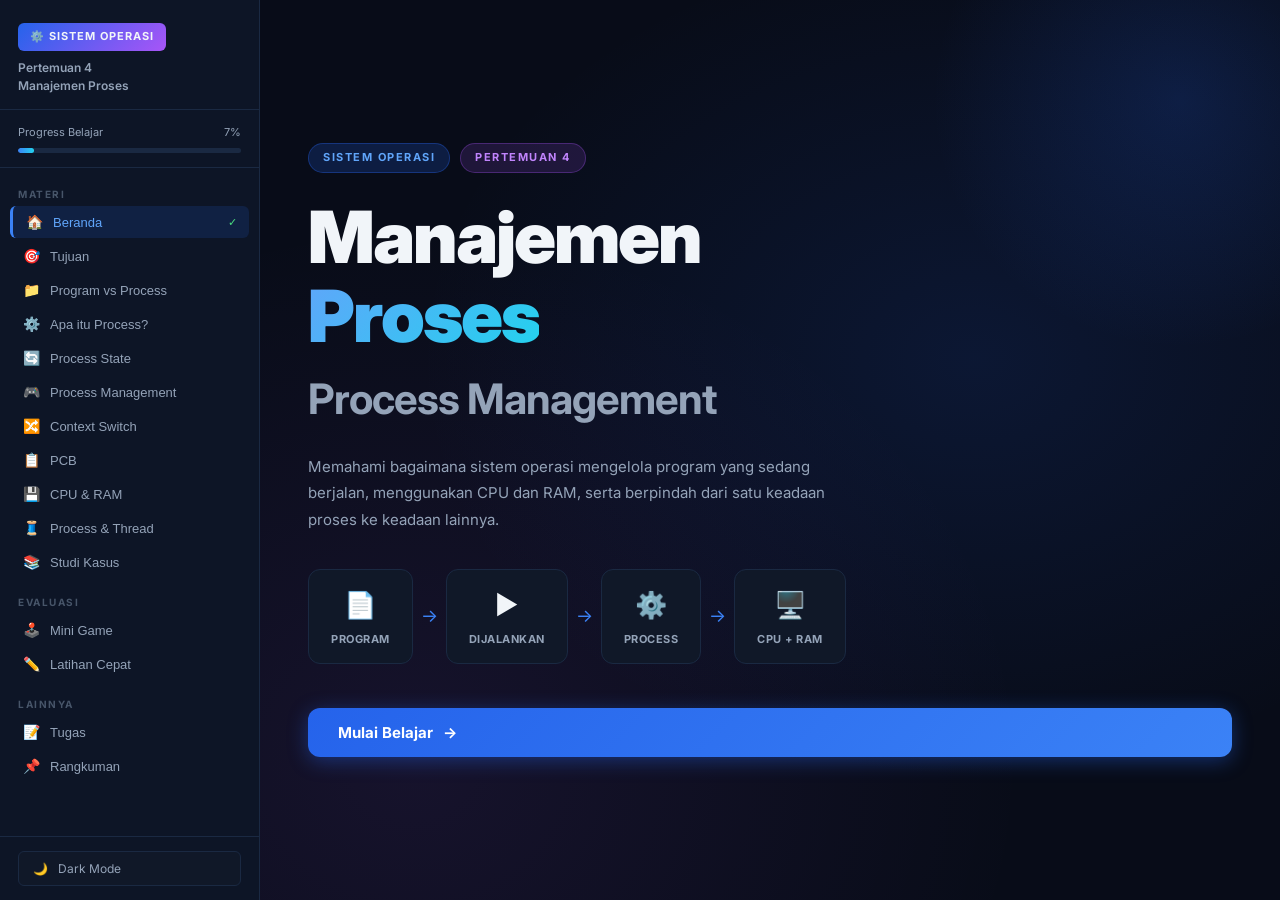
<file: so/petemuan4/index.html>
<!DOCTYPE html>
<html lang="id">
<head>
  <meta charset="UTF-8" />
  <meta name="viewport" content="width=device-width, initial-scale=1.0" />
  <title>Sistem Operasi — Pertemuan 4: Manajemen Proses</title>
  <meta name="description" content="Website pembelajaran interaktif Manajemen Proses untuk Mata Kuliah Sistem Operasi Pertemuan 4. Simulator, animasi, mini game, dan kuis."/>
  <link rel="stylesheet" href="style.css" />
</head>
<body>

<button id="hamburger">☰</button>
<div id="sidebar-overlay"></div>

<div id="app">

  <!-- ═══════════════ SIDEBAR ═══════════════ -->
  <nav id="sidebar">
    <div class="sidebar-logo">
      <div class="logo-badge">⚙️ Sistem Operasi</div>
      <h2>Pertemuan 4<br/>Manajemen Proses</h2>
    </div>

    <div class="sidebar-progress">
      <div class="progress-label">
        <span>Progress Belajar</span>
        <span id="progress-label">0%</span>
      </div>
      <div class="progress-bar-wrap">
        <div class="progress-bar-fill" id="progress-fill" style="width:0%"></div>
      </div>
    </div>

    <div class="sidebar-nav">
      <div class="nav-section-title">Materi</div>

      <button class="nav-item" data-section="hero">
        <span class="nav-icon">🏠</span> Beranda <span class="nav-check">✓</span>
      </button>
      <button class="nav-item" data-section="tujuan">
        <span class="nav-icon">🎯</span> Tujuan <span class="nav-check">✓</span>
      </button>
      <button class="nav-item" data-section="prog-vs-proc">
        <span class="nav-icon">📁</span> Program vs Process <span class="nav-check">✓</span>
      </button>
      <button class="nav-item" data-section="process">
        <span class="nav-icon">⚙️</span> Apa itu Process? <span class="nav-check">✓</span>
      </button>
      <button class="nav-item" data-section="process-state">
        <span class="nav-icon">🔄</span> Process State <span class="nav-check">✓</span>
      </button>
      <button class="nav-item" data-section="simulator">
        <span class="nav-icon">🎮</span> Process Management <span class="nav-check">✓</span>
      </button>
      <button class="nav-item" data-section="context-switch">
        <span class="nav-icon">🔀</span> Context Switch <span class="nav-check">✓</span>
      </button>
      <button class="nav-item" data-section="pcb">
        <span class="nav-icon">📋</span> PCB <span class="nav-check">✓</span>
      </button>
      <button class="nav-item" data-section="cpu-ram">
        <span class="nav-icon">💾</span> CPU &amp; RAM <span class="nav-check">✓</span>
      </button>
      <button class="nav-item" data-section="thread">
        <span class="nav-icon">🧵</span> Process &amp; Thread <span class="nav-check">✓</span>
      </button>
      <button class="nav-item" data-section="studi-kasus">
        <span class="nav-icon">📚</span> Studi Kasus <span class="nav-check">✓</span>
      </button>

      <div class="nav-section-title" style="margin-top:8px;">Evaluasi</div>
      <button class="nav-item" data-section="mini-game">
        <span class="nav-icon">🕹️</span> Mini Game <span class="nav-check">✓</span>
      </button>
      <button class="nav-item" data-section="latihan">
        <span class="nav-icon">✏️</span> Latihan Cepat <span class="nav-check">✓</span>
      </button>

      <div class="nav-section-title" style="margin-top:8px;">Lainnya</div>
      <button class="nav-item" data-section="tugas">
        <span class="nav-icon">📝</span> Tugas <span class="nav-check">✓</span>
      </button>
      <button class="nav-item" data-section="rangkuman">
        <span class="nav-icon">📌</span> Rangkuman <span class="nav-check">✓</span>
      </button>
    </div>

    <div class="sidebar-footer">
      <button class="dark-toggle-btn" id="theme-toggle">
        <span>🌙</span> Dark Mode
      </button>
    </div>
  </nav>

  <!-- ═══════════════ MAIN ═══════════════ -->
  <main id="main">

    <!-- ─── HERO ─── -->
    <section class="section active" id="section-hero">
      <div class="hero-eyebrow">
        <span class="hero-pill blue">Sistem Operasi</span>
        <span class="hero-pill purple">Pertemuan 4</span>
      </div>
      <h1 class="hero-title">
        Manajemen<br/><span class="accent">Proses</span>
      </h1>
      <p class="hero-subtitle">Process Management</p>
      <p class="hero-desc">
        Memahami bagaimana sistem operasi mengelola program yang sedang berjalan,
        menggunakan CPU dan RAM, serta berpindah dari satu keadaan proses ke keadaan lainnya.
      </p>

      <div class="hero-flow">
        <div class="hero-flow-item">
          <span class="fi-icon">📄</span>
          <span class="fi-label">Program</span>
        </div>
        <span class="hero-flow-arrow">→</span>
        <div class="hero-flow-item">
          <span class="fi-icon">▶️</span>
          <span class="fi-label">Dijalankan</span>
        </div>
        <span class="hero-flow-arrow">→</span>
        <div class="hero-flow-item">
          <span class="fi-icon">⚙️</span>
          <span class="fi-label">Process</span>
        </div>
        <span class="hero-flow-arrow">→</span>
        <div class="hero-flow-item">
          <span class="fi-icon">🖥️</span>
          <span class="fi-label">CPU + RAM</span>
        </div>
      </div>

      <button class="hero-btn" id="btn-mulai">
        Mulai Belajar <span>→</span>
      </button>
    </section>

    <!-- ─── TUJUAN PEMBELAJARAN ─── -->
    <section class="section" id="section-tujuan">
      <div class="hdr-numbered">
        <div class="hdr-num">01</div>
        <div class="hdr-num-content">
          <div class="hdr-label">Capaian Pembelajaran</div>
          <h2>Tujuan Pembelajaran</h2>
          <p>Setelah mengikuti pembelajaran ini, mahasiswa mampu menguasai kompetensi-kompetensi kunci manajemen proses berikut:</p>
        </div>
      </div>
      <div class="obj-list">
        <div class="obj-item">
          <div class="obj-num">1</div>
          <div class="obj-text">Menganalisis konsep <strong>proses</strong> pada sistem operasi.</div>
        </div>
        <div class="obj-item">
          <div class="obj-num">2</div>
          <div class="obj-text">Membedakan <strong>program</strong> dan <strong>proses</strong>.</div>
        </div>
        <div class="obj-item">
          <div class="obj-num">3</div>
          <div class="obj-text">Menganalisis perubahan <strong>state</strong> suatu proses (NEW → READY → RUNNING → WAITING → TERMINATED).</div>
        </div>
        <div class="obj-item">
          <div class="obj-num">4</div>
          <div class="obj-text">Menjelaskan fungsi <strong>Process Control Block (PCB)</strong>.</div>
        </div>
        <div class="obj-item">
          <div class="obj-num">5</div>
          <div class="obj-text">Menganalisis hubungan <strong>process, CPU, RAM, dan kernel</strong>.</div>
        </div>
        <div class="obj-item">
          <div class="obj-num">6</div>
          <div class="obj-text">Menjelaskan konsep <strong>context switch</strong>.</div>
        </div>
        <div class="obj-item">
          <div class="obj-num">7</div>
          <div class="obj-text">Membedakan <strong>process</strong> dan <strong>thread</strong>.</div>
        </div>
      </div>
      <div class="mt-32">
        <button class="btn btn-primary" onclick="showSection('prog-vs-proc')">Mulai Materi →</button>
      </div>
    </section>

    <!-- ─── PROGRAM VS PROCESS ─── -->
    <section class="section" id="section-prog-vs-proc">
      <div class="hdr-split">
        <div class="hdr-split-left">
          <div class="hs-label">Entitas Pasif (Storage)</div>
          <div class="hs-icon">📄</div>
          <div class="hs-title">PROGRAM</div>
          <div class="hs-desc">Kumpulan instruksi biner yang tersimpan di disk/SSD. Bersifat pasif dan belum mengonsumsi siklus CPU atau RAM aktif.</div>
        </div>
        <div class="hdr-split-right">
          <div class="hs-label">Entitas Aktif (Memory)</div>
          <div class="hs-icon">⚙️</div>
          <div class="hs-title">PROCESS</div>
          <div class="hs-desc">Program yang sedang dieksekusi di RAM, memiliki PID, PCB tersendiri, program counter di CPU, dan alokasi sumber daya aktif.</div>
        </div>
      </div>

      <div class="prog-proc-grid">
        <div class="pp-card prog">
          <div class="pp-icon">📄</div>
          <div class="pp-title">PROGRAM</div>
          <div class="pp-sub">Word.exe</div>
          <div class="pp-desc">Kumpulan instruksi yang <strong>tersimpan</strong> di disk dan belum tentu sedang dijalankan. Program bersifat pasif.</div>
        </div>
        <div class="pp-card proc">
          <div class="pp-icon">⚙️</div>
          <div class="pp-title">PROCESS</div>
          <div class="pp-sub">Word [PID 1024]</div>
          <div class="pp-desc">Program yang <strong>sedang dieksekusi</strong> dan membutuhkan sumber daya sistem (CPU + RAM). Proses bersifat aktif.</div>
        </div>
      </div>

      <!-- Visual flow -->
      <div class="card mt-24">
        <div class="card-title">🔄 Alur Program Menjadi Process</div>
        <div class="flow-diagram mt-16">
          <div class="flow-node yellow">📄 Microsoft Word.exe</div>
          <div class="flow-arrow">↓</div>
          <div class="flow-label">User double-click</div>
          <div class="flow-node blue">▶️ Dijalankan oleh OS</div>
          <div class="flow-arrow">↓</div>
          <div class="flow-node green">⚙️ PROCESS: Microsoft Word [PID 1024]</div>
          <div class="flow-arrow">↓</div>
          <div class="flow-label">Menggunakan</div>
          <div class="flow-node cyan">🖥️ CPU + RAM</div>
        </div>
      </div>

      <!-- ══ SIMULASI INTERAKTIF: LAUNCHER PROGRAM -> PROSES ══ -->
      <div class="launcher-sim">
        <div style="display:flex; justify-content:space-between; align-items:center; flex-wrap:wrap; gap:10px;">
          <div>
            <h3 style="font-size:16px; font-weight:800; color:var(--blue-400);">🚀 Simulasi Interaktif: Pemuatan Program ke RAM &amp; CPU</h3>
            <p style="font-size:12px; color:var(--text-secondary); margin-top:4px;">Klik salah satu tombol untuk melihat proses pemuatan instruksi biner dari disk menjadi proses aktif ber-PID.</p>
          </div>
          <div style="display:flex; gap:8px;">
            <button class="btn btn-primary" id="btn-launch-word" style="font-size:11px; padding:7px 14px;">▶ Jalankan Word.exe</button>
            <button class="btn btn-secondary" id="btn-launch-chrome" style="font-size:11px; padding:7px 14px;">▶ Jalankan Chrome.exe</button>
          </div>
        </div>

        <div class="launcher-track">
          <!-- Step 1: Storage -->
          <div class="launcher-stage" id="lstage-disk">
            <div style="font-size:28px;">💾</div>
            <div style="font-size:12px; font-weight:800; margin-top:4px;">Hard Disk / SSD</div>
            <div style="font-size:10px; color:var(--text-muted);" id="lstage-disk-desc">File program tersimpan pasif</div>
            <div class="launcher-capsule" id="lstage-file-chip">📄 Word.exe (0% CPU)</div>
          </div>

          <div class="launcher-arrow" id="larrow-1">➔</div>

          <!-- Step 2: RAM & Kernel -->
          <div class="launcher-stage" id="lstage-ram">
            <div style="font-size:28px;">🧠</div>
            <div style="font-size:12px; font-weight:800; margin-top:4px;">RAM &amp; Kernel OS</div>
            <div style="font-size:10px; color:var(--text-muted);" id="lstage-ram-desc">Alokasi memori &amp; PCB</div>
            <div class="launcher-capsule" id="lstage-ram-chip">⏳ Menunggu eksekusi...</div>
          </div>

          <div class="launcher-arrow" id="larrow-2">➔</div>

          <!-- Step 3: CPU Core -->
          <div class="launcher-stage" id="lstage-cpu">
            <div style="font-size:28px;">⚡</div>
            <div style="font-size:12px; font-weight:800; margin-top:4px;">CPU Core (Active)</div>
            <div style="font-size:10px; color:var(--text-muted);" id="lstage-cpu-desc">Instruksi dieksekusi aktif</div>
            <div class="launcher-capsule" id="lstage-cpu-chip">💤 CPU Idle</div>
          </div>
        </div>

        <div id="launcher-status-box" style="background:var(--bg-card); border:1px solid var(--border); border-radius:var(--radius-md); padding:12px 16px; font-size:12px; color:var(--text-secondary); text-align:center;">
          💡 Klik <strong>▶ Jalankan Word.exe</strong> atau <strong>▶ Jalankan Chrome.exe</strong> untuk menyaksikan animasi transformasi program ke proses.
        </div>
      </div>

      <!-- Examples -->
      <div class="card-grid card-grid-2 mt-24">
        <div class="card blue">
          <div class="card-icon">🌐</div>
          <div class="card-title">Chrome.exe</div>
          <div class="card-desc"><span class="tag yellow">Program</span> — File di disk</div>
          <div class="card-desc mt-8">Chrome yang terbuka <span class="tag blue">Process</span></div>
        </div>
        <div class="card purple">
          <div class="card-icon">💻</div>
          <div class="card-title">VSCode.exe</div>
          <div class="card-desc"><span class="tag yellow">Program</span> — File di disk</div>
          <div class="card-desc mt-8">VS Code yang terbuka <span class="tag blue">Process</span></div>
        </div>
      </div>

      <button class="btn btn-outline mt-24" id="btn-lihat-perbedaan">📊 Lihat Perbedaannya</button>

      <div class="pp-table-wrap" id="pp-table-wrap">
        <table class="styled mt-16">
          <thead>
            <tr>
              <th>Aspek</th>
              <th>Program</th>
              <th>Process</th>
            </tr>
          </thead>
          <tbody>
            <tr><td>Definisi</td><td>Kumpulan instruksi tersimpan</td><td>Program yang sedang dieksekusi</td></tr>
            <tr><td>Sifat</td><td>Pasif</td><td>Aktif</td></tr>
            <tr><td>Lokasi</td><td>Disk/Storage</td><td>RAM (memory)</td></tr>
            <tr><td>Menggunakan CPU</td><td>Tidak</td><td>Ya</td></tr>
            <tr><td>Memiliki PID</td><td>Tidak</td><td>Ya</td></tr>
            <tr><td>Memiliki State</td><td>Tidak</td><td>Ya (NEW, READY, RUNNING, dst)</td></tr>
            <tr><td>Contoh</td><td>chrome.exe di folder</td><td>Chrome yang sedang terbuka</td></tr>
          </tbody>
        </table>
      </div>

      <div class="mt-32">
        <button class="btn btn-primary" onclick="showSection('process')">Materi Berikutnya →</button>
      </div>
    </section>

    <!-- ─── APA ITU PROCESS ─── -->
    <section class="section" id="section-process">
      <div class="hdr-terminal">
        <div class="hdr-terminal-bar">
          <div class="hdr-terminal-dot r"></div>
          <div class="hdr-terminal-dot y"></div>
          <div class="hdr-terminal-dot g"></div>
          <div class="hdr-terminal-title">terminal — pid_lookup.sh</div>
        </div>
        <div class="hdr-terminal-body">
          <div class="cmd">$ ps aux | grep -E "PID|ACTIVE_PROCESS"</div>
          <h2>Apa itu Process?</h2>
          <p>Process adalah program yang sedang dieksekusi (in-execution) oleh CPU. Lebih dari sekadar file instruksi, proses mencakup status eksekusi, program counter, register CPU, dan ruang memori (Stack, Heap, Data, Text).</p>
        </div>
      </div>

      <div class="card-grid card-grid-2">
        <div>
          <div class="flow-diagram">
            <div class="flow-node cyan">👤 USER</div>
            <div class="flow-arrow">↓</div>
            <div class="flow-label">Menjalankan program</div>
            <div class="flow-node purple">🖥️ Operating System</div>
            <div class="flow-arrow">↓</div>
            <div class="flow-label">OS mengelola sebagai</div>
            <div class="flow-node blue">⚙️ PROCESS</div>
            <div class="flow-arrow">↓</div>
            <div class="flow-label">Membutuhkan</div>
            <div class="flow-node green">🖥️ CPU + RAM</div>
          </div>
        </div>
        <div class="card" style="align-self: start;">
          <div class="card-title">💡 Penjelasan</div>
          <div class="card-desc" style="line-height:1.8;">
            Ketika user menjalankan aplikasi, <strong>sistem operasi</strong> menerima permintaan tersebut dan membuat sebuah <strong>process</strong>.
            <br/><br/>
            OS memberikan process tersebut:
          </div>
          <div style="margin-top:16px; display:flex; flex-direction:column; gap:10px;">
            <div class="obj-item" style="padding:10px 14px;">
              <div class="obj-num" style="background:linear-gradient(135deg,var(--blue-600),var(--cyan-500))">🖥️</div>
              <div class="obj-text"><strong>PID</strong> — nomor identifikasi unik untuk proses</div>
            </div>
            <div class="obj-item" style="padding:10px 14px;">
              <div class="obj-num" style="background:linear-gradient(135deg,var(--purple-500),var(--purple-400))">💾</div>
              <div class="obj-text"><strong>Alokasi RAM</strong> — ruang memori untuk data dan instruksi</div>
            </div>
            <div class="obj-item" style="padding:10px 14px;">
              <div class="obj-num" style="background:linear-gradient(135deg,var(--green-500),var(--green-400))">⏱️</div>
              <div class="obj-text"><strong>Waktu CPU</strong> — giliran menggunakan prosesor</div>
            </div>
          </div>
        </div>
      <!-- ══ SIMULASI INTERAKTIF: STRUKTUR MEMORI PROSES (STACK & HEAP) ══ -->
      <div class="pmem-sim">
        <div style="margin-bottom:16px;">
          <h3 style="font-size:16px; font-weight:800; color:var(--cyan-400);">🔬 Anatomi Ruang Memori Proses (Memory Layout in RAM)</h3>
          <p style="font-size:12px; color:var(--text-secondary); margin-top:4px;">
            Setiap proses di RAM dibagi menjadi 4 segmen: Stack (variabel lokal/fungsi), Heap (memori dinamis), Data (variabel global), dan Text (kode biner).
          </p>
        </div>

        <div class="pmem-grid">
          <div class="pmem-box">
            <div class="pmem-seg stack" id="pmem-stack" style="min-height:54px;">
              🔽 STACK (Tumbuh ke Bawah)<br/>
              <small id="pmem-stack-info">3 Frame Fungsi Aktif</small>
            </div>
            <div class="pmem-seg free-space" id="pmem-free">
              ↕ Ruang Bebas (Unallocated RAM)
            </div>
            <div class="pmem-seg heap" id="pmem-heap" style="min-height:42px;">
              🔼 HEAP (Tumbuh ke Atas)<br/>
              <small id="pmem-heap-info">2 Objek Dinamis (malloc)</small>
            </div>
            <div class="pmem-seg data">DATA (Variabel Global &amp; Statis)</div>
            <div class="pmem-seg text">TEXT (Instruksi Kode Program Biner)</div>
          </div>

          <div>
            <div style="font-size:12px; font-weight:700; color:var(--text-primary); margin-bottom:10px;">
              Uji Coba Dinamika Memori Proses (Klik Aksi):
            </div>
            <div style="display:flex; flex-direction:column; gap:8px;">
              <button class="btn btn-secondary" id="btn-pmem-call" style="font-size:11px; padding:9px 14px; justify-content:flex-start;">
                📥 Panggil Fungsi Baru: <code>hitungTotal()</code> (+Stack Frame)
              </button>
              <button class="btn btn-secondary" id="btn-pmem-return" style="font-size:11px; padding:9px 14px; justify-content:flex-start;">
                📤 Fungsi Selesai Dieksekusi / Return (-Stack Frame)
              </button>
              <button class="btn btn-secondary" id="btn-pmem-alloc" style="font-size:11px; padding:9px 14px; justify-content:flex-start;">
                📦 Alokasi Objek Dinamis: <code>new DataBuffer[1024]</code> (+Heap)
              </button>
              <button class="btn btn-secondary" id="btn-pmem-free" style="font-size:11px; padding:9px 14px; justify-content:flex-start;">
                🧹 Bebaskan Memori: <code>free() / Garbage Collect</code> (-Heap)
              </button>
            </div>
            <div id="pmem-status" style="margin-top:14px; font-size:12px; color:var(--blue-400); font-family:'JetBrains Mono',monospace; background:var(--bg-card); padding:8px 12px; border-radius:6px; border:1px solid var(--border);">
              Status: Memori stabil. Ruang Stack &amp; Heap aman.
            </div>
          </div>
        </div>
      </div>

      <div class="mt-32">
        <button class="btn btn-primary" onclick="showSection('process-state')">Materi Berikutnya →</button>
      </div>
    </section>

    <!-- ─── PROCESS STATE ─── -->
    <section class="section" id="section-process-state">
      <div class="hdr-states">
        <div class="hdr-states-label">Siklus 5 Status Proses</div>
        <div class="hdr-states-row">
          <span class="tag blue">NEW</span>
          <span style="opacity:0.4">→</span>
          <span class="tag green">READY</span>
          <span style="opacity:0.4">⇄</span>
          <span class="tag yellow">RUNNING</span>
          <span style="opacity:0.4">⇄</span>
          <span class="tag orange">WAITING</span>
          <span style="opacity:0.4">→</span>
          <span class="tag red">TERMINATED</span>
        </div>
        <h2>Process State (Siklus Hidup Proses)</h2>
        <p>Setiap proses mengalami transisi status secara deterministik berdasarkan instruksi penjadwalan dan operasi I/O. Klik tiap state di diagram bawah untuk membaca detail arsitektur.</p>
      </div>

      <div class="state-diagram">
        <div class="state-row">
          <div class="state-node new" data-state="new">🟡 NEW</div>
        </div>
        <div class="flow-arrow">↓</div>
        <div class="flow-label">Admitted</div>
        <div class="state-row">
          <div class="state-node ready" data-state="ready">🟢 READY</div>
        </div>

        <div style="display:flex; gap:32px; align-items:center; margin:4px 0;">
          <div style="display:flex; flex-direction:column; align-items:center; gap:0;">
            <div class="flow-arrow">↑</div>
            <div class="flow-label" style="font-size:10px;">I/O Done</div>
          </div>
          <div style="display:flex; flex-direction:column; align-items:center; gap:0;">
            <div class="flow-label" style="font-size:10px;">Scheduler Dispatch</div>
            <div class="flow-arrow">↓</div>
          </div>
        </div>

        <div class="state-row" style="gap:32px;">
          <div class="state-node waiting" data-state="waiting">🟠 WAITING</div>
          <div class="flow-arrow" style="font-size:28px;">⟵</div>
          <div class="state-node running" data-state="running">🔵 RUNNING</div>
        </div>
        <div style="display:flex; align-items:center; justify-content:flex-end; width:100%; max-width:460px; padding-right:20px;">
          <div class="flow-label" style="font-size:10px; margin-right:12px;">I/O Request</div>
        </div>
        <div class="flow-arrow">↓</div>
        <div class="flow-label">Exit</div>
        <div class="state-node terminated" data-state="terminated">🔴 TERMINATED</div>
      </div>

      <div class="state-info-box" id="state-info-box">
        <h4>👆 Klik state di atas</h4>
        <p>Pilih salah satu state untuk melihat penjelasan lengkap.</p>
      </div>

      <!-- ══ KONTROL SIMULASI INTERAKTIF EVENT TRANSISI STATE ══ -->
      <div class="card mt-20" style="background:var(--bg-secondary); border:1px solid var(--border);">
        <div style="font-size:13px; font-weight:800; color:var(--yellow-400); margin-bottom:6px;">
          ⚡ Pemicu Event Sistem Operasi (Simulasi Perubahan State Nyata)
        </div>
        <div style="font-size:12px; color:var(--text-secondary); margin-bottom:12px;">
          Klik event berikut untuk melihat transisi status proses dipicu secara langsung:
        </div>
        <div style="display:flex; flex-wrap:wrap; gap:8px;">
          <button class="btn btn-secondary" id="btn-ev-admit" style="font-size:11px; padding:7px 12px;">1️⃣ NEW ➔ READY (Admit)</button>
          <button class="btn btn-secondary" id="btn-ev-dispatch" style="font-size:11px; padding:7px 12px;">2️⃣ READY ➔ RUNNING (Dispatch)</button>
          <button class="btn btn-secondary" id="btn-ev-io" style="font-size:11px; padding:7px 12px;">3️⃣ RUNNING ➔ WAITING (I/O Request)</button>
          <button class="btn btn-secondary" id="btn-ev-iodone" style="font-size:11px; padding:7px 12px;">4️⃣ WAITING ➔ READY (I/O Selesai)</button>
          <button class="btn btn-secondary" id="btn-ev-preempt" style="font-size:11px; padding:7px 12px;">⏱️ RUNNING ➔ READY (Quantum Habis)</button>
          <button class="btn btn-secondary" id="btn-ev-exit" style="font-size:11px; padding:7px 12px;">5️⃣ RUNNING ➔ TERMINATED (Exit)</button>
        </div>
      </div>

      <!-- State cards -->
      <div class="card-grid card-grid-3 mt-32">
        <div class="card yellow">
          <div class="card-icon">🟡</div>
          <div class="card-title">NEW</div>
          <div class="card-desc">Proses baru dibuat. OS mengalokasikan PCB dan sumber daya awal.</div>
        </div>
        <div class="card green">
          <div class="card-icon">🟢</div>
          <div class="card-title">READY</div>
          <div class="card-desc">Proses siap dijalankan, menunggu giliran mendapatkan CPU dari scheduler.</div>
        </div>
        <div class="card blue">
          <div class="card-icon">🔵</div>
          <div class="card-title">RUNNING</div>
          <div class="card-desc">Proses sedang dieksekusi CPU. Hanya satu proses per CPU core.</div>
        </div>
        <div class="card orange">
          <div class="card-icon">🟠</div>
          <div class="card-title">WAITING</div>
          <div class="card-desc">Proses menunggu event eksternal selesai, seperti operasi I/O.</div>
        </div>
        <div class="card red">
          <div class="card-icon">🔴</div>
          <div class="card-title">TERMINATED</div>
          <div class="card-desc">Proses selesai. OS membebaskan seluruh sumber daya yang digunakan.</div>
        </div>
      </div>

      <div class="mt-32">
        <button class="btn btn-primary" onclick="showSection('simulator')">Coba Simulator →</button>
      </div>
    </section>

    <!-- ─── SIMULATOR ─── -->
    <section class="section" id="section-simulator">
      <div class="hdr-game-banner">
        <div class="hgb-icon">🎮</div>
        <div class="hgb-content">
          <div class="hgb-label">Laboratorium Interaktif</div>
          <h2>Simulator Manajemen Proses &amp; CPU Scheduler</h2>
          <p>Eksperimen langsung dengan transisi 5-State proses, antrean Ready Queue, dan algoritma CPU Round Robin dengan linimasa Gantt Chart interaktif.</p>
        </div>
      </div>

      <div class="simulator-wrap">
        <div class="sim-title">⚙️ SIMULATOR 1: SIKLUS HIDUP 5-STATE</div>
        <div class="sim-subtitle">Amati pergerakan kartu proses antar state secara visual dan real-time</div>

        <!-- Step info -->
        <div class="sim-step-info" id="sim-step-info">
          <div class="step-num">SIMULATOR</div>
          <div class="step-text">Klik ▶ MULAI untuk memulai simulasi manajemen proses.</div>
        </div>

        <!-- Zones -->
        <div class="sim-zones">
          <div class="sim-zone new-zone" id="simzone-new">
            <div class="sim-zone-label">NEW</div>
          </div>
          <div class="sim-zone ready-zone" id="simzone-ready">
            <div class="sim-zone-label">READY</div>
          </div>
          <div class="sim-zone running-zone" id="simzone-running">
            <div class="sim-zone-label">RUNNING</div>
            <div class="cpu-indicator mt-4"><div class="cpu-dot"></div> CPU</div>
          </div>
          <div class="sim-zone waiting-zone" id="simzone-waiting">
            <div class="sim-zone-label">WAITING</div>
          </div>
          <div class="sim-zone terminated-zone" id="simzone-terminated">
            <div class="sim-zone-label">TERMINATED</div>
          </div>
        </div>

        <!-- Controls -->
        <div class="sim-controls">
          <button class="sim-btn primary" id="sim-btn-start">▶ Mulai Simulasi</button>
          <button class="sim-btn secondary" id="sim-btn-pause">⏸ Pause / Resume</button>
          <button class="sim-btn success" id="sim-btn-next">⏭ Next Step</button>
          <button class="sim-btn danger" id="sim-btn-reset">↺ Reset</button>
        </div>
      </div>

      <!-- Step-by-step explanation -->
      <div class="card mt-24">
        <div class="card-title">📋 Penjelasan Tahap Transisi State</div>
        <div class="mt-16" style="display:flex; flex-direction:column; gap:10px;">
          <div class="obj-item" style="padding:12px 16px;">
            <div class="obj-num">1</div>
            <div class="obj-text"><strong>NEW → READY:</strong> Proses baru dibuat oleh OS dan dimasukkan ke antrean Ready Queue.</div>
          </div>
          <div class="obj-item" style="padding:12px 16px;">
            <div class="obj-num">2</div>
            <div class="obj-text"><strong>READY → RUNNING:</strong> CPU Scheduler mengalokasikan giliran CPU kepada proses terdepan.</div>
          </div>
          <div class="obj-item" style="padding:12px 16px;">
            <div class="obj-num">3</div>
            <div class="obj-text"><strong>RUNNING → WAITING:</strong> Proses memanggil System Call I/O dan diblokir sementara sampai data siap.</div>
          </div>
          <div class="obj-item" style="padding:12px 16px;">
            <div class="obj-num">4</div>
            <div class="obj-text"><strong>WAITING → READY:</strong> Operasi I/O selesai via Interrupt hardware, proses kembali siap diantrekan.</div>
          </div>
          <div class="obj-item" style="padding:12px 16px;">
            <div class="obj-num">5</div>
            <div class="obj-text"><strong>RUNNING → TERMINATED:</strong> Proses selesai mengeksekusi instruksi terakhir dan memorinya dibersihkan.</div>
          </div>
        </div>
      </div>

      <!-- ══ SIMULATOR 2: CPU SCHEDULER (ROUND ROBIN) ══ -->
      <div class="sched-wrap mt-32">
        <div class="sched-header">
          <div>
            <h3>⏱️ SIMULATOR 2: CPU Scheduler (Round Robin &amp; Gantt Chart)</h3>
            <p style="font-size:12px; color:var(--text-muted); margin-top:4px;">
              Saksikan bagaimana CPU membagi waktu (Time Slice/Quantum) antar banyak proses yang bersaing di Ready Queue.
            </p>
          </div>
          <div style="display:flex; align-items:center; gap:8px;">
            <label style="font-size:11px; font-weight:700; color:var(--text-muted);">QUANTUM:</label>
            <select id="sched-quantum-select" style="background:var(--bg-card); color:var(--blue-400); border:1px solid var(--border); border-radius:6px; padding:4px 10px; font-weight:700; font-family:'JetBrains Mono',monospace;">
              <option value="2">q = 2s (Standar)</option>
              <option value="3">q = 3s (Sedang)</option>
              <option value="1">q = 1s (Cepat)</option>
              <option value="4">q = 4s (Panjang)</option>
            </select>
            <span class="sched-algo">Round Robin</span>
          </div>
        </div>

        <!-- CPU Core Box -->
        <div class="sched-cpu-box" id="sched-cpu-box">
          <div class="sched-cpu-label">⚡ CPU CORE 1 (RUNNING PROCESS)</div>
          <div class="sched-cpu-running" id="sched-cpu-running">
            <span class="sched-cpu-idle">CPU sedang Idle. Klik ▶ Mulai Scheduler untuk eksekusi.</span>
          </div>
          <div class="sched-timebar-wrap mt-16">
            <div class="sched-timebar-label">
              <span>Time Slice Quantum Terpakai</span>
              <span id="sched-quantum-text">0 / 2 detik</span>
            </div>
            <div class="sched-timebar-track">
              <div class="sched-timebar-fill" id="sched-quantum-bar" style="width:0%"></div>
            </div>
          </div>
        </div>

        <!-- Ready Queue Visual -->
        <div class="sched-queue-label">📥 Ready Queue (Antrean Proses Menunggu Giliran CPU)</div>
        <div class="sched-queue" id="sched-queue">
          <!-- Dynamic queue chips -->
        </div>

        <!-- Gantt Chart Timeline -->
        <div class="gantt-wrap">
          <div class="gantt-label">📊 Gantt Chart Linimasa Eksekusi CPU (Animasi Real-Time)</div>
          <div class="gantt-track" id="gantt-track">
            <div class="gantt-block idle" data-tip="CPU Idle">Siap...</div>
          </div>
          <div class="gantt-time" id="gantt-time">
            <span class="gantt-tick">0s</span>
          </div>
        </div>

        <!-- Sched Controls -->
        <div class="sim-controls mt-20">
          <button class="sim-btn primary" id="btn-sched-start">▶ Mulai Scheduler</button>
          <button class="sim-btn secondary" id="btn-sched-pause">⏸ Pause</button>
          <button class="sim-btn success" id="btn-sched-step">⏭ Step 1 Detik</button>
          <button class="sim-btn danger" id="btn-sched-reset">↺ Reset Scheduler</button>
        </div>
      </div>

      <div class="mt-32">
        <button class="btn btn-primary" onclick="showSection('context-switch')">Context Switch →</button>
      </div>
    </section>

    <!-- ─── CONTEXT SWITCH ─── -->
    <section class="section" id="section-context-switch">
      <div class="hdr-ctx">
        <div class="hdr-ctx-proc">
          <div class="hcp-icon">📄</div>
          <div class="hcp-name">Proses P1 (Word)</div>
          <span class="tag red mt-8">Simpan PCB 1</span>
        </div>
        <div class="hdr-ctx-mid">
          <div class="hcm-icon">⇄</div>
          <div class="hcm-label">KERNEL OVERHEAD</div>
        </div>
        <div class="hdr-ctx-proc">
          <div class="hcp-icon">🌐</div>
          <div class="hcp-name">Proses P2 (Chrome)</div>
          <span class="tag green mt-8">Muat PCB 2</span>
        </div>
      </div>
      <div class="hdr-ctx-info mb-24">
        <div class="hci-label">Mekanisme Pergantian Proses</div>
        <h2 style="font-size:28px; font-weight:800; margin-bottom:8px;">Context Switch</h2>
        <p style="font-size:14px; color:var(--text-secondary); line-height:1.7;">Mekanisme ketika sistem operasi berpindah dari menjalankan satu proses ke proses lainnya dengan menyimpan kondisi proses aktif ke PCB dan memulihkan PCB proses berikutnya.</p>
      </div>

      <div class="card mb-24">
        <div class="card-icon">💡</div>
        <div class="card-title">Apa itu Context Switch?</div>
        <div class="card-desc" style="font-size:15px; line-height:1.8;">
          Context Switch adalah mekanisme ketika sistem operasi <strong>berpindah dari menjalankan satu proses ke proses lainnya</strong>
          dengan cara <strong>menyimpan</strong> kondisi proses yang sedang berjalan ke PCB-nya, lalu
          <strong>memulihkan</strong> kondisi proses berikutnya dari PCB-nya.
        </div>
      </div>

      <!-- Visual -->
      <div class="ctx-wrap">
        <div class="ctx-process active" id="ctx-chrome">
          <div class="cp-icon">🌐</div>
          <div class="cp-name">Chrome</div>
          <div class="cp-status">Running → Paused</div>
        </div>
        <div class="ctx-middle">
          <div class="ctx-arrow">↓</div>
          <div class="ctx-switch-box">CONTEXT<br/>SWITCH</div>
          <div class="ctx-arrow">↓</div>
        </div>
        <div class="ctx-process" id="ctx-word">
          <div class="cp-icon">📝</div>
          <div class="cp-name">Word</div>
          <div class="cp-status">Paused → Running</div>
        </div>
      </div>

      <!-- Steps -->
      <div class="ctx-steps">
        <div class="ctx-step">
          <div class="cs-num">1</div>
          <span>CPU sedang menjalankan Chrome</span>
        </div>
        <div class="ctx-step">
          <div class="cs-num">2</div>
          <span>OS menyimpan kondisi Chrome ke PCB-nya (register, program counter, dll)</span>
        </div>
        <div class="ctx-step">
          <div class="cs-num">3</div>
          <span>⚡ Context Switch — CPU berpindah proses</span>
        </div>
        <div class="ctx-step">
          <div class="cs-num">4</div>
          <span>OS memuat kondisi Word dari PCB-nya</span>
        </div>
        <div class="ctx-step">
          <div class="cs-num">5</div>
          <span>CPU mulai menjalankan Word dari titik terakhir</span>
        </div>
      </div>

      <div class="sim-controls mt-20">
        <button class="sim-btn primary" id="ctx-btn-start">▶ Animasikan Context Switch</button>
        <button class="sim-btn danger" id="ctx-btn-reset">↺ Reset</button>
      </div>

      <div class="mt-32">
        <button class="btn btn-primary" onclick="showSection('pcb')">Pelajari PCB →</button>
      </div>
    </section>

    <!-- ─── PCB ─── -->
    <section class="section" id="section-pcb">
      <div class="hdr-pcb">
        <div class="hdr-pcb-card">
          <div class="pcb-line-green">[PCB STRUCTURE]</div>
          <div class="pcb-line-blue">PID: 1042 (Word.exe)</div>
          <div class="pcb-line-yellow">PC: 0x7FFF82A0</div>
          <div class="pcb-line-purple">State: RUNNING</div>
          <div class="pcb-line-muted">Registers: EAX, EBX, SP</div>
        </div>
        <div class="hdr-pcb-content">
          <div class="hpb-label">Identitas &amp; Pengendali Kernel</div>
          <h2>Process Control Block (PCB)</h2>
          <p>KTP atau kartu identitas digital proses di Kernel. Menyimpan informasi vital seperti Program Counter, Register CPU, Limit Memori, dan daftar file I/O yang dibuka.</p>
        </div>
      </div>

      <div class="card mb-24">
        <div class="card-icon">📋</div>
        <div class="card-title">Apa itu PCB?</div>
        <div class="card-desc" style="font-size:15px; line-height:1.8;">
          PCB (Process Control Block) adalah <strong>struktur data di kernel</strong> yang menyimpan semua informasi
          yang diperlukan OS untuk mengelola suatu proses. Setiap proses memiliki PCB-nya sendiri.
        </div>
      </div>

      <div class="card-grid card-grid-2" style="align-items:start;">
        <!-- PCB Card -->
        <div class="pcb-card" id="pcb-card">
          <div class="pcb-header">
            <h3>PROCESS CONTROL BLOCK</h3>
          </div>
          <div class="pcb-body">
            <div class="pcb-row">
              <div class="pcb-key">PID</div>
              <div class="pcb-val mono">1024</div>
            </div>
            <div class="pcb-row">
              <div class="pcb-key">Process Name</div>
              <div class="pcb-val">Microsoft Word</div>
            </div>
            <div class="pcb-row" style="cursor:pointer;" title="Klik untuk siklus state">
              <div class="pcb-key">State</div>
              <div class="pcb-val running" id="pcb-state-val">RUNNING</div>
            </div>
            <div class="pcb-row">
              <div class="pcb-key">Program Counter</div>
              <div class="pcb-val mono" id="pcb-pc-val">0x004A12</div>
            </div>
            <div class="pcb-row">
              <div class="pcb-key">CPU Registers</div>
              <div class="pcb-val">Active</div>
            </div>
            <div class="pcb-row">
              <div class="pcb-key">Memory (RAM)</div>
              <div class="pcb-val mono">350 MB</div>
            </div>
            <div class="pcb-row">
              <div class="pcb-key">I/O Status</div>
              <div class="pcb-val" id="pcb-io-val">Ready</div>
            </div>
          </div>
        </div>

        <!-- Info -->
        <div style="display:flex; flex-direction:column; gap:14px;">
          <div class="card blue">
            <div class="card-icon">🔢</div>
            <div class="card-title">PID</div>
            <div class="card-desc">Process Identifier — nomor unik yang diberikan OS kepada setiap proses.</div>
          </div>
          <div class="card green">
            <div class="card-icon">🔄</div>
            <div class="card-title">State</div>
            <div class="card-desc">Kondisi proses saat ini: NEW, READY, RUNNING, WAITING, atau TERMINATED.</div>
          </div>
          <div class="card purple">
            <div class="card-icon">📍</div>
            <div class="card-title">Program Counter</div>
            <div class="card-desc">Alamat instruksi berikutnya yang akan dieksekusi oleh CPU.</div>
          </div>
          <div class="card cyan">
            <div class="card-icon">💾</div>
            <div class="card-title">Memory Info</div>
            <div class="card-desc">Informasi alokasi RAM yang digunakan oleh proses ini.</div>
          </div>
          <button class="btn btn-outline" id="pcb-cycle">🔄 Siklus State PCB</button>
        </div>
      </div>

      <div class="mt-32">
        <button class="btn btn-primary" onclick="showSection('cpu-ram')">CPU &amp; RAM →</button>
      </div>
    </section>

    <!-- ─── CPU & RAM ─── -->
    <section class="section" id="section-cpu-ram">
      <div class="hdr-stats">
        <div class="hdr-stat-box">
          <div class="hsb-label">CPU LOAD</div>
          <div class="hsb-val text-blue" id="hdr-cpu-val">42%</div>
          <div class="hsb-sub">Multi-Core Active</div>
        </div>
        <div class="hdr-stat-box">
          <div class="hsb-label">RAM USAGE</div>
          <div class="hsb-val text-purple" id="hdr-ram-val">4.8 GB</div>
          <div class="hsb-sub">Total 8.0 GB</div>
        </div>
        <div class="hdr-stats-content">
          <div class="hsc-label">Integrasi Sumber Daya</div>
          <h2>Hubungan Process, CPU, RAM &amp; Kernel</h2>
          <p>CPU mengeksekusi instruksi per siklus clock, RAM menampung data dan kode aktif secara volatile, dan Kernel mengoordinasikan alokasi via interrupt.</p>
        </div>
      </div>

      <!-- Relationship diagram -->
      <div class="card mb-24">
        <div class="flow-diagram">
          <div class="flow-node blue">⚙️ PROCESS</div>
          <div style="display:flex; gap:40px; margin:8px 0;">
            <div style="display:flex; flex-direction:column; align-items:center;">
              <div class="flow-arrow">↓</div>
              <div class="flow-node cyan" style="min-width:120px;">🖥️ CPU<br/><small style="font-weight:400;font-size:11px;">Menjalankan instruksi</small></div>
            </div>
            <div style="display:flex; flex-direction:column; align-items:center;">
              <div class="flow-arrow">↓</div>
              <div class="flow-node purple" style="min-width:120px;">💾 RAM<br/><small style="font-weight:400;font-size:11px;">Menyimpan data aktif</small></div>
            </div>
          </div>
          <div class="flow-arrow">↑ ↑</div>
          <div class="flow-node green">⚙️ KERNEL — Mengelola semuanya</div>
        </div>
      </div>

      <!-- Resource bars -->
      <div class="resource-list">
        <div class="resource-item">
          <div class="resource-header">
            <div class="resource-name"><span class="resource-icon">🌐</span> Chrome</div>
            <div class="resource-stats">
              <div class="resource-stat">
                <div class="rs-label">CPU</div>
                <div class="rs-val cpu-val" id="pct-cpu-chrome">20%</div>
              </div>
              <div class="resource-stat">
                <div class="rs-label">RAM</div>
                <div class="rs-val ram-val" id="pct-ram-chrome">500 MB</div>
              </div>
            </div>
          </div>
          <div class="multi-bar">
            <div class="bar-row">
              <div class="bar-label">CPU</div>
              <div class="bar-track"><div class="bar-fill blue" id="bar-cpu-chrome" style="width:20%"></div></div>
            </div>
            <div class="bar-row">
              <div class="bar-label">RAM</div>
              <div class="bar-track"><div class="bar-fill purple" id="bar-ram-chrome" style="width:6.25%"></div></div>
            </div>
          </div>
        </div>

        <div class="resource-item">
          <div class="resource-header">
            <div class="resource-name"><span class="resource-icon">📝</span> Microsoft Word</div>
            <div class="resource-stats">
              <div class="resource-stat">
                <div class="rs-label">CPU</div>
                <div class="rs-val cpu-val" id="pct-cpu-word">10%</div>
              </div>
              <div class="resource-stat">
                <div class="rs-label">RAM</div>
                <div class="rs-val ram-val" id="pct-ram-word">350 MB</div>
              </div>
            </div>
          </div>
          <div class="multi-bar">
            <div class="bar-row">
              <div class="bar-label">CPU</div>
              <div class="bar-track"><div class="bar-fill blue" id="bar-cpu-word" style="width:10%"></div></div>
            </div>
            <div class="bar-row">
              <div class="bar-label">RAM</div>
              <div class="bar-track"><div class="bar-fill purple" id="bar-ram-word" style="width:4.375%"></div></div>
            </div>
          </div>
        </div>

        <div class="resource-item">
          <div class="resource-header">
            <div class="resource-name"><span class="resource-icon">💻</span> VS Code</div>
            <div class="resource-stats">
              <div class="resource-stat">
                <div class="rs-label">CPU</div>
                <div class="rs-val cpu-val" id="pct-cpu-vscode">15%</div>
              </div>
              <div class="resource-stat">
                <div class="rs-label">RAM</div>
                <div class="rs-val ram-val" id="pct-ram-vscode">700 MB</div>
              </div>
            </div>
          </div>
          <div class="multi-bar">
            <div class="bar-row">
              <div class="bar-label">CPU</div>
              <div class="bar-track"><div class="bar-fill blue" id="bar-cpu-vscode" style="width:15%"></div></div>
            </div>
            <div class="bar-row">
              <div class="bar-label">RAM</div>
              <div class="bar-track"><div class="bar-fill purple" id="bar-ram-vscode" style="width:8.75%"></div></div>
            </div>
          </div>
        </div>
      </div>

      <hr class="divider"/>

      <!-- RAM Analysis Quiz -->
      <!-- ══ RAM MEMORY MAP SIMULATOR ══ -->
      <div class="memmap-wrap">
        <div class="memmap-title">🗺️ Simulator Peta Memori RAM (Dynamic Memory Allocation &amp; Paging)</div>
        <div class="memmap-grid">
          <div class="memmap-bar-col">
            <div class="memmap-bar-label">Alokasi Fisik Blok RAM (0x0000 - 0xFFFF)</div>
            <div class="memmap-bar" id="memmap-bar">
              <!-- Dynamically populated via script.js -->
            </div>
          </div>

          <div class="memmap-legend">
            <div style="font-size:11px; font-weight:700; color:var(--text-muted); text-transform:uppercase; margin-bottom:4px;">Legenda Partisi RAM</div>
            <div class="memmap-legend-item"><span class="ml-dot" style="background:var(--yellow-400);"></span><span>Kernel Space (OS Protected)</span></div>
            <div class="memmap-legend-item"><span class="ml-dot" style="background:var(--orange-400);"></span><span>Google Chrome (Browser)</span></div>
            <div class="memmap-legend-item"><span class="ml-dot" style="background:var(--blue-400);"></span><span>Microsoft Word (Office)</span></div>
            <div class="memmap-legend-item"><span class="ml-dot" style="background:var(--cyan-400);"></span><span>VS Code (IDE)</span></div>
            <div class="memmap-legend-item"><span class="ml-dot" style="background:var(--purple-400);"></span><span>Windows Explorer (Shell)</span></div>
            <div class="memmap-legend-item"><span class="ml-dot" style="border:1px dashed var(--border); background:rgba(255,255,255,0.05);"></span><span>Free Available RAM</span></div>

            <div class="memmap-usage">
              <div class="mu-title">Metrik RAM Real-Time</div>
              <div class="mu-row"><span class="mu-label">Total Kapasitas:</span><span class="mu-val">8,192 MB</span></div>
              <div class="mu-row"><span class="mu-label">Terpakai (Used):</span><span class="mu-val" id="mem-used-val">4,850 MB</span></div>
              <div class="mu-row"><span class="mu-label">Tersedia (Free):</span><span class="mu-val text-green" id="mem-free-val">3,342 MB</span></div>
              <div class="mu-row"><span class="mu-label">Utilisasi:</span><span class="mu-val text-yellow" id="mem-util-val">59.2%</span></div>
            </div>

            <!-- Dynamic Actions -->
            <div style="display:flex; flex-direction:column; gap:8px; margin-top:14px;">
              <button class="btn btn-primary" id="btn-mem-launch" style="padding:9px 14px; font-size:11px;">➕ Luncurkan Proses Baru</button>
              <button class="btn btn-secondary" id="btn-mem-kill" style="padding:9px 14px; font-size:11px;">❌ Hentikan Proses Terbesar</button>
              <button class="btn btn-outline" id="btn-mem-defrag" style="padding:9px 14px; font-size:11px;">🧹 Kompaksi / Defrag RAM</button>
            </div>
          </div>
        </div>
      </div>

      <div class="card mt-24">
        <div class="section-badge" style="margin-bottom:16px;">🧠 Analisis</div>
        <div style="display:flex; gap:20px; align-items:center; flex-wrap:wrap; margin-bottom:20px;">
          <div class="card blue" style="padding:16px 24px; text-align:center;">
            <div style="font-size:12px; color:var(--text-muted);">CPU</div>
            <div style="font-size:32px; font-weight:900; color:var(--blue-400);">35%</div>
          </div>
          <div class="card red" style="padding:16px 24px; text-align:center;">
            <div style="font-size:12px; color:var(--text-muted);">RAM</div>
            <div style="font-size:32px; font-weight:900; color:var(--red-400);">97%</div>
          </div>
          <div style="flex:1; min-width:220px;">
            <div style="font-size:16px; font-weight:700; margin-bottom:8px;">
              Laptop mengalami penurunan kinerja. Apa yang perlu dianalisis?
            </div>
          </div>
        </div>
        <div style="display:flex; flex-direction:column; gap:8px;">
          <button class="game-opt quiz-ram-opt" data-answer="A">
            <span class="opt-letter">A</span> RAM sedang hampir penuh
          </button>
          <button class="game-opt quiz-ram-opt" data-answer="B">
            <span class="opt-letter">B</span> CPU pasti rusak
          </button>
          <button class="game-opt quiz-ram-opt" data-answer="C">
            <span class="opt-letter">C</span> Keyboard rusak
          </button>
          <button class="game-opt quiz-ram-opt" data-answer="D">
            <span class="opt-letter">D</span> Monitor rusak
          </button>
        </div>
        <div class="game-feedback" id="ram-quiz-feedback"></div>
      </div>

      <div class="mt-32">
        <button class="btn btn-primary" onclick="showSection('thread')">Process &amp; Thread →</button>
      </div>
    </section>

    <!-- ─── THREAD ─── -->
    <section class="section" id="section-thread">
      <div class="hdr-tree">
        <div class="hdr-tree-viz">
          <div class="tv-proc">📦 Process (PID 1024)</div>
          <div class="tv-line">├── 🧵 Thread 1 (UI Render)</div>
          <div class="tv-line">├── 🧵 Thread 2 (Network Fetch)</div>
          <div class="tv-line">└── 🧵 Thread 3 (Auto-Save Disk)</div>
        </div>
        <div class="hdr-tree-content">
          <div class="htc-label">Concurrency &amp; Multithreading</div>
          <h2>Process &amp; Thread</h2>
          <p>Proses memiliki ruang alamat memori independen yang terisolasi, sedangkan thread adalah unit eksekusi ringan (Lightweight Process) yang berbagi memori heap dan data di dalam proses yang sama.</p>
        </div>
      </div>

      <div class="card-grid card-grid-2 mb-24">
        <div class="card blue">
          <div class="card-icon">⚙️</div>
          <div class="card-title">Process</div>
          <div class="card-desc">Program yang sedang berjalan dengan sumber daya yang dikelola OS secara independen. Setiap proses memiliki memori terpisah.</div>
        </div>
        <div class="card purple">
          <div class="card-icon">🧵</div>
          <div class="card-title">Thread</div>
          <div class="card-desc">Unit eksekusi di dalam proses. Berbagi memori yang sama dengan thread lain dalam satu proses.</div>
        </div>
      </div>

      <!-- Thread visualization -->
      <div class="thread-viz">
        <div class="thread-process-box">
          <div class="tp-title">🌐 Chrome [PID: 2048]</div>
          <div class="tp-sub">Process — memiliki memori dan sumber daya sendiri</div>
        </div>
        <div style="text-align:center; color:var(--text-muted); margin-bottom:8px;">↓ Thread di dalam process:</div>
        <div class="thread-row">
          <div class="thread-box">
            <div class="tb-icon">🖥️</div>
            Thread 1<br/>
            <small style="font-weight:400;color:var(--text-muted);">Render UI</small>
          </div>
          <div class="thread-box">
            <div class="tb-icon">📡</div>
            Thread 2<br/>
            <small style="font-weight:400;color:var(--text-muted);">Network I/O</small>
          </div>
          <div class="thread-box">
            <div class="tb-icon">📌</div>
            Thread 3<br/>
            <small style="font-weight:400;color:var(--text-muted);">Extensions</small>
          </div>
        </div>
      </div>

      <!-- Comparison table -->
      <table class="styled mt-24">
        <thead>
          <tr>
            <th>Aspek</th>
            <th>Process</th>
            <th>Thread</th>
          </tr>
        </thead>
        <tbody>
          <tr><td>Definisi</td><td>Program yang sedang berjalan</td><td>Unit eksekusi dalam proses</td></tr>
          <tr><td>Memori</td><td>Memori terpisah per proses</td><td>Berbagi memori proses</td></tr>
          <tr><td>Overhead</td><td>Lebih besar</td><td>Lebih kecil</td></tr>
          <tr><td>Komunikasi</td><td>IPC (Inter-Process Communication)</td><td>Langsung via memori bersama</td></tr>
          <tr><td>Contoh</td><td>Chrome, Word, VS Code</td><td>Tab-tab dalam Chrome</td></tr>
        </tbody>
      </table>

      <!-- ══ SIMULASI INTERAKTIF: SINGLE-THREAD VS MULTI-THREAD RACE ══ -->
      <div class="thread-race-wrap">
        <div style="display:flex; justify-content:space-between; align-items:center; flex-wrap:wrap; gap:12px;">
          <div>
            <h3 style="font-size:16px; font-weight:800; color:var(--purple-400);">🏎️ Simulasi Konkurensi: Single-Thread vs Multi-Thread</h3>
            <p style="font-size:12px; color:var(--text-secondary); margin-top:4px;">
              Bandingkan bagaimana aplikasi single-thread membeku (UI freeze) saat memproses data, sementara multi-thread tetap responsif.
            </p>
          </div>
          <button class="btn btn-primary" id="btn-run-thread-race" style="font-size:11px; padding:8px 16px;">
            ▶ Jalankan Uji Balapan
          </button>
        </div>

        <div class="thread-race-grid">
          <!-- App 1: Single Thread -->
          <div class="thread-app-card" id="card-single-thread">
            <span class="app-status-badge smooth" id="badge-st">Siap</span>
            <div style="font-size:14px; font-weight:800;">Aplikasi A (Single Thread)</div>
            <div style="font-size:11px; color:var(--text-muted); margin-top:2px;">1 Main Thread menangani UI + Download + Render</div>

            <div class="thread-bar-group">
              <div class="tbg-row">
                <div class="tbg-label"><span>Thread Utama (Eksekusi Sekuensial)</span><span id="st-pct">0%</span></div>
                <div class="tbg-track"><div class="tbg-fill blue" id="st-bar"></div></div>
              </div>
            </div>

            <div style="margin-top:12px;">
              <button class="interactive-test-btn" id="btn-test-st-click">👆 Klik Tombol UI (Tes Freeze)</button>
              <div id="st-click-msg" style="font-size:10px; color:var(--text-muted); margin-top:6px; text-align:center;">
                Coba klik saat simulasi berjalan: Jika membeku, tombol tidak merespons!
              </div>
            </div>
          </div>

          <!-- App 2: Multi Thread -->
          <div class="thread-app-card" id="card-multi-thread">
            <span class="app-status-badge smooth" id="badge-mt">Siap</span>
            <div style="font-size:14px; font-weight:800;">Aplikasi B (Multi-Threaded)</div>
            <div style="font-size:11px; color:var(--text-muted); margin-top:2px;">UI Thread terpisah dari Background Worker</div>

            <div class="thread-bar-group">
              <div class="tbg-row">
                <div class="tbg-label"><span>Thread 1: UI Event Loop</span><span class="text-green">60 FPS Aktif</span></div>
                <div class="tbg-track"><div class="tbg-fill green" style="width:100%"></div></div>
              </div>
              <div class="tbg-row">
                <div class="tbg-label"><span>Thread 2: Network Fetching</span><span id="mt-net-pct">0%</span></div>
                <div class="tbg-track"><div class="tbg-fill blue" id="mt-net-bar"></div></div>
              </div>
              <div class="tbg-row">
                <div class="tbg-label"><span>Thread 3: File Processing</span><span id="mt-file-pct">0%</span></div>
                <div class="tbg-track"><div class="tbg-fill purple" id="mt-file-bar"></div></div>
              </div>
            </div>

            <div style="margin-top:12px;">
              <button class="interactive-test-btn" id="btn-test-mt-click">👆 Klik Tombol UI (Tes Responsif)</button>
              <div id="mt-click-msg" style="font-size:10px; color:var(--green-400); margin-top:6px; text-align:center;">
                UI tetap instan dan lancar meskipun background threads bekerja 100%!
              </div>
            </div>
          </div>
        </div>
      </div>

      <div class="mt-32">
        <button class="btn btn-primary" onclick="showSection('studi-kasus')">Studi Kasus →</button>
      </div>
    </section>

    <!-- ─── STUDI KASUS ─── -->
    <section class="section" id="section-studi-kasus">
      <div class="hdr-case">
        <div class="hc-label">🔍 Analisis Kasus Nyata</div>
        <h2>Studi Kasus: Sistem Komputer Lemot &amp; Not Responding</h2>
        <p>Investigasi akar masalah teknis saat laptop mengalami bottleneck resource ketika membuka Chrome, Word, dan VS Code secara bersamaan.</p>
      </div>

      <div class="case-scenario">
        <p>
          <strong>🎓 Skenario:</strong> Seorang mahasiswa membuka
          <strong>Chrome</strong>, <strong>Microsoft Word</strong>, dan <strong>Visual Studio Code</strong>
          secara bersamaan di laptopnya.
        </p>
      </div>

      <div class="case-proc-row">
        <div class="case-proc-item">
          <div class="cpi-icon">🌐</div>
          <div class="cpi-name">Chrome</div>
          <div class="cpi-badge">Process</div>
        </div>
        <div class="case-proc-item">
          <div class="cpi-icon">📝</div>
          <div class="cpi-name">Word</div>
          <div class="cpi-badge">Process</div>
        </div>
        <div class="case-proc-item">
          <div class="cpi-icon">💻</div>
          <div class="cpi-name">VS Code</div>
          <div class="cpi-badge">Process</div>
        </div>
      </div>

      <div class="card mb-24">
        <div class="card-title">❓ Pertanyaan Analisis</div>
        <div style="display:flex; flex-direction:column; gap:8px; margin-top:12px;">
          <div class="analisis-item"><div class="analisis-num">1.</div> Apakah ketiganya merupakan process?</div>
          <div class="analisis-item"><div class="analisis-num">2.</div> Mengapa ketiganya membutuhkan CPU?</div>
          <div class="analisis-item"><div class="analisis-num">3.</div> Mengapa ketiganya membutuhkan RAM?</div>
          <div class="analisis-item"><div class="analisis-num">4.</div> Siapa yang mengelola penggunaan CPU dan RAM?</div>
          <div class="analisis-item"><div class="analisis-num">5.</div> Apa yang terjadi jika terlalu banyak proses berjalan?</div>
        </div>
      </div>

      <button class="btn btn-outline mb-24" id="btn-lihat-pembahasan">💬 Lihat Pembahasan</button>

      <div class="pembahasan-wrap" id="pembahasan-wrap">
        <div class="card">
          <div class="card-title">✅ Pembahasan</div>
          <div class="pembahasan-item">
            <div>
              <div class="pb-q">1. Apakah ketiganya merupakan process?</div>
              <div class="pb-a">Ya. Setiap aplikasi yang sedang berjalan adalah sebuah process. OS akan membuat PCB unik untuk Chrome, Word, dan VS Code masing-masing.</div>
            </div>
          </div>
          <div class="pembahasan-item">
            <div>
              <div class="pb-q">2. Mengapa ketiganya membutuhkan CPU?</div>
              <div class="pb-a">CPU diperlukan untuk mengeksekusi instruksi program. Tanpa CPU, tidak ada kode yang bisa dijalankan. OS mengatur giliran (scheduling) penggunaan CPU antar proses.</div>
            </div>
          </div>
          <div class="pembahasan-item">
            <div>
              <div class="pb-q">3. Mengapa ketiganya membutuhkan RAM?</div>
              <div class="pb-a">RAM menyimpan data dan instruksi yang sedang aktif digunakan oleh proses. Semakin banyak proses berjalan, semakin banyak RAM yang digunakan.</div>
            </div>
          </div>
          <div class="pembahasan-item">
            <div>
              <div class="pb-q">4. Siapa yang mengelola CPU dan RAM?</div>
              <div class="pb-a"><strong>Kernel</strong> (inti OS) bertugas mengatur alokasi CPU (process scheduling) dan RAM (memory management) untuk seluruh proses yang berjalan.</div>
            </div>
          </div>
          <div class="pembahasan-item">
            <div>
              <div class="pb-q">5. Terlalu banyak proses?</div>
              <div class="pb-a">Kinerja turun drastis karena: RAM bisa penuh (swapping ke disk), CPU harus berbagi ke banyak proses (context switch berlebihan), dan sistem menjadi lambat atau hang.</div>
            </div>
          </div>
        </div>
      </div>

      <!-- Final Simulation -->
      <div class="card mt-24">
        <div class="sim-title">🖥️ SIMULASIKAN: Membuka Microsoft Word</div>
        <div class="sim-subtitle">Klik tombol untuk melihat animasi lengkap lifecycle sebuah proses</div>

        <div class="final-sim-wrap">
          <div id="final-sim-container"></div>
          <div style="text-align:center; margin-top:20px;">
            <button class="btn btn-primary" id="final-sim-btn">▶ Simulasikan Membuka Word</button>
          </div>
        </div>
      </div>

      <div class="mt-32">
        <button class="btn btn-primary" onclick="showSection('mini-game')">Mini Game →</button>
      </div>
    </section>

    <!-- ─── MINI GAME ─── -->
    <section class="section" id="section-mini-game">
      <div class="hdr-minigame">
        <div class="hdr-mg-score">🕵️‍♂️</div>
        <div class="hdr-mg-content">
          <div class="hmc-label">Uji Ketelitian &amp; Analisis</div>
          <h2>Process Detective: Pecahkan Kasus Sistem!</h2>
          <p>Identifikasi perilaku proses pada skenario sistem operasi nyata. Dapatkan skor sempurna dan buktikan pemahaman konsep Anda!</p>
          <div class="hdr-mg-rules">
            <span class="hdr-mg-rule">🎯 9 Skenario Nyata</span>
            <span class="hdr-mg-rule">⚡ Skor Real-Time</span>
            <span class="hdr-mg-rule">💡 Penjelasan Teknis Tiap Kasus</span>
          </div>
        </div>
      </div>

      <div class="game-wrap">
        <!-- Progress dots -->
        <div class="game-progress-bar">
          <div class="gp-dot" id="gdot-0"></div>
          <div class="gp-dot" id="gdot-1"></div>
          <div class="gp-dot" id="gdot-2"></div>
          <div class="gp-dot" id="gdot-3"></div>
          <div class="gp-dot" id="gdot-4"></div>
          <div class="gp-dot" id="gdot-5"></div>
          <div class="gp-dot" id="gdot-6"></div>
          <div class="gp-dot" id="gdot-7"></div>
          <div class="gp-dot" id="gdot-8"></div>
        </div>

        <!-- Belum mulai -->
        <div class="game-card" style="text-align:center; padding:48px;" id="game-intro">
          <div style="font-size:64px; margin-bottom:16px;">🔍</div>
          <h3 style="font-size:22px; margin-bottom:12px;">Process Detective</h3>
          <p style="color:var(--text-muted); margin-bottom:28px;">9 soal tentang Process State, PCB, CPU, RAM, dan Context Switch. Jawab setiap soal dengan benar!</p>
          <button class="btn btn-primary" id="game-start-btn">🎮 Mulai Game</button>
        </div>

        <!-- Game container -->
        <div id="game-container" style="display:none;"></div>

        <!-- Score box -->
        <div id="game-score-box" style="display:none;">
          <div class="game-card game-score-box">
            <div style="font-size:48px; margin-bottom:12px;">🏆</div>
            <div class="score-circle">
              <div class="sc-num">0</div>
              <div class="sc-total">/9</div>
            </div>
            <div class="score-grade" style="margin-top:16px;">Hasil</div>
            <div style="margin-top:20px;">
              <button class="btn btn-primary" id="game-restart-btn">🔄 Main Lagi</button>
            </div>
          </div>
        </div>
      </div>

      <div class="mt-32">
        <button class="btn btn-primary" onclick="showSection('latihan')">Latihan Cepat →</button>
      </div>
    </section>

    <!-- ─── LATIHAN CEPAT ─── -->
    <section class="section" id="section-latihan">
      <div class="hdr-exam">
        <div class="hdr-exam-top">
          <div class="het-left">UJI PEMAHAMAN — PERTEMUAN 4</div>
          <div class="het-right">FORMAT: PILIHAN GANDA INTERAKTIF</div>
        </div>
        <div class="hdr-exam-body">
          <h2>Latihan Cepat &amp; Kuis Pemahaman</h2>
          <p>Uji pemahaman Anda seputar konsep proses, perbedaan dengan program, siklus 5-state, PCB, dan multithreading dengan evaluasi nilai otomatis.</p>
          <div class="hdr-exam-meta">
            <span>📝 5 Soal Esensial</span>
            <span>⭐ Nilai Maksimal 100</span>
            <span>📊 Feedback &amp; Pembahasan Instan</span>
          </div>
        </div>
      </div>

      <div class="quiz-wrap">
        <div id="quiz-steps">
          <!-- Q1 -->
          <div class="quiz-step active" id="quiz-step-0">
            <div class="quiz-step-num">Soal 1 / 5 — Program vs Process</div>
            <div class="quiz-q">Apa perbedaan utama antara Program dan Process?</div>
            <div class="quiz-opts">
              <button class="quiz-opt"><span class="opt-letter">A</span>Program menggunakan CPU, Process tidak</button>
              <button class="quiz-opt"><span class="opt-letter">B</span>Process adalah program yang sedang dieksekusi</button>
              <button class="quiz-opt"><span class="opt-letter">C</span>Program lebih besar dari Process</button>
              <button class="quiz-opt"><span class="opt-letter">D</span>Tidak ada perbedaan</button>
            </div>
            <div class="quiz-nav">
              <button class="btn btn-primary quiz-next">Berikutnya →</button>
            </div>
          </div>

          <!-- Q2 -->
          <div class="quiz-step" id="quiz-step-1">
            <div class="quiz-step-num">Soal 2 / 5 — Process State</div>
            <div class="quiz-q">State proses ketika sedang menunggu operasi I/O selesai adalah...</div>
            <div class="quiz-opts">
              <button class="quiz-opt"><span class="opt-letter">A</span>NEW</button>
              <button class="quiz-opt"><span class="opt-letter">B</span>READY</button>
              <button class="quiz-opt"><span class="opt-letter">C</span>RUNNING</button>
              <button class="quiz-opt"><span class="opt-letter">D</span>WAITING</button>
            </div>
            <div class="quiz-nav">
              <button class="btn btn-secondary quiz-prev">← Kembali</button>
              <button class="btn btn-primary quiz-next">Berikutnya →</button>
            </div>
          </div>

          <!-- Q3 -->
          <div class="quiz-step" id="quiz-step-2">
            <div class="quiz-step-num">Soal 3 / 5 — PCB</div>
            <div class="quiz-q">Informasi apa yang TIDAK tersimpan dalam PCB?</div>
            <div class="quiz-opts">
              <button class="quiz-opt"><span class="opt-letter">A</span>PID</button>
              <button class="quiz-opt"><span class="opt-letter">B</span>State proses</button>
              <button class="quiz-opt"><span class="opt-letter">C</span>Warna desktop</button>
              <button class="quiz-opt"><span class="opt-letter">D</span>Program Counter</button>
            </div>
            <div class="quiz-nav">
              <button class="btn btn-secondary quiz-prev">← Kembali</button>
              <button class="btn btn-primary quiz-next">Berikutnya →</button>
            </div>
          </div>

          <!-- Q4 -->
          <div class="quiz-step" id="quiz-step-3">
            <div class="quiz-step-num">Soal 4 / 5 — CPU &amp; RAM</div>
            <div class="quiz-q">Fungsi RAM dalam manajemen proses adalah...</div>
            <div class="quiz-opts">
              <button class="quiz-opt"><span class="opt-letter">A</span>Menjalankan instruksi proses</button>
              <button class="quiz-opt"><span class="opt-letter">B</span>Menyimpan data dan instruksi yang sedang digunakan</button>
              <button class="quiz-opt"><span class="opt-letter">C</span>Mengatur jadwal proses</button>
              <button class="quiz-opt"><span class="opt-letter">D</span>Menghentikan proses</button>
            </div>
            <div class="quiz-nav">
              <button class="btn btn-secondary quiz-prev">← Kembali</button>
              <button class="btn btn-primary quiz-next">Berikutnya →</button>
            </div>
          </div>

          <!-- Q5 -->
          <div class="quiz-step" id="quiz-step-4">
            <div class="quiz-step-num">Soal 5 / 5 — Context Switch</div>
            <div class="quiz-q">Context Switch adalah...</div>
            <div class="quiz-opts">
              <button class="quiz-opt"><span class="opt-letter">A</span>Mengganti tema OS</button>
              <button class="quiz-opt"><span class="opt-letter">B</span>Perpindahan CPU dari satu proses ke proses lain dengan simpan/muat kondisi</button>
              <button class="quiz-opt"><span class="opt-letter">C</span>Mematikan semua proses</button>
              <button class="quiz-opt"><span class="opt-letter">D</span>Menyimpan file di disk</button>
            </div>
            <div class="quiz-nav">
              <button class="btn btn-secondary quiz-prev">← Kembali</button>
              <button class="btn btn-success quiz-next">Selesai &amp; Lihat Nilai ✓</button>
            </div>
          </div>
        </div>

        <!-- Result area -->
        <div id="quiz-result" style="display:none;"></div>
      </div>

      <div class="mt-32">
        <button class="btn btn-primary" onclick="showSection('tugas')">Lihat Tugas →</button>
      </div>
    </section>

    <!-- ─── TUGAS ─── -->
    <section class="section" id="section-tugas">
      <div class="hdr-tugas">
        <div class="hdr-tugas-left">
          <div class="htl-course">Tugas Praktikum Mandiri</div>
          <h2>Analisis Proses Task Manager / Sistem Operasi</h2>
          <p>Lakukan observasi proses aktual di komputer Anda (Windows Task Manager / Linux top / Mac Activity Monitor), catat PID dan utilisasi resource, lalu lengkapi template laporan.</p>
        </div>
        <div class="hdr-tugas-right">
          <div class="ht-meta"><span>📁 Format:</span> <strong>Laporan Tertulis (.pdf/.docx)</strong></div>
          <div class="ht-meta"><span>⏱️ Tenggat:</span> <strong>1 Minggu Sebelum Pertemuan 5</strong></div>
          <div class="ht-badge">Wajib Dikumpulkan</div>
        </div>
      </div>

      <div class="tugas-section">
        <div class="tugas-header">
          <h2>ANALISIS PROSES YANG BERJALAN PADA SISTEM OPERASI</h2>
          <p>Mata Kuliah Sistem Operasi — Pertemuan 4 | Dikerjakan Secara Individu</p>
        </div>

        <div class="tugas-body">
          <!-- Petunjuk -->
          <div class="section-badge mb-16">📋 Petunjuk Tugas</div>
          <div class="petunjuk-list">
            <div class="petunjuk-item">
              <div class="petunjuk-num">1</div>
              <div class="petunjuk-text">Buka <strong>Task Manager</strong> pada Windows menggunakan <code style="background:var(--border);padding:2px 6px;border-radius:4px;">Ctrl + Shift + Esc</code>, atau gunakan <strong>System Monitor</strong> pada Linux.</div>
            </div>
            <div class="petunjuk-item">
              <div class="petunjuk-num">2</div>
              <div class="petunjuk-text">Amati proses-proses yang sedang berjalan pada komputer/laptop Anda.</div>
            </div>
            <div class="petunjuk-item">
              <div class="petunjuk-num">3</div>
              <div class="petunjuk-text">Pilih <strong>5 proses yang berbeda</strong> untuk diamati.</div>
            </div>
            <div class="petunjuk-item">
              <div class="petunjuk-num">4</div>
              <div class="petunjuk-text">Catat <strong>nama proses, penggunaan CPU, penggunaan RAM, dan fungsi</strong> setiap proses.</div>
            </div>
            <div class="petunjuk-item">
              <div class="petunjuk-num">5</div>
              <div class="petunjuk-text">Ambil <strong>screenshot</strong> hasil pengamatan dari Task Manager / System Monitor.</div>
            </div>
            <div class="petunjuk-item">
              <div class="petunjuk-num">6</div>
              <div class="petunjuk-text">Gunakan hasil pengamatan untuk <strong>menjawab pertanyaan analisis</strong> di bawah.</div>
            </div>
            <div class="petunjuk-item">
              <div class="petunjuk-num">7</div>
              <div class="petunjuk-text">Buat <strong>kesimpulan</strong> berdasarkan hasil pengamatan Anda.</div>
            </div>
          </div>

          <hr class="divider"/>

          <!-- Pertanyaan Analisis -->
          <div class="section-badge mb-16">❓ Pertanyaan Analisis</div>
          <p style="color:var(--text-secondary); font-size:14px; margin-bottom:16px;">
            Berdasarkan hasil pengamatan Anda, jawab pertanyaan berikut:
          </p>
          <div class="analisis-list">
            <div class="analisis-item"><div class="analisis-num">1.</div>Sebutkan 5 proses yang Anda amati dan jelaskan fungsi masing-masing.</div>
            <div class="analisis-item"><div class="analisis-num">2.</div>Proses mana yang menggunakan CPU paling tinggi? Berapa persentase penggunaannya?</div>
            <div class="analisis-item"><div class="analisis-num">3.</div>Proses mana yang menggunakan RAM paling tinggi? Berapa besar penggunaannya?</div>
            <div class="analisis-item"><div class="analisis-num">4.</div>Mengapa proses yang sedang berjalan membutuhkan CPU dan RAM?</div>
            <div class="analisis-item"><div class="analisis-num">5.</div>Bagaimana Kernel berperan dalam mengelola proses-proses tersebut?</div>
            <div class="analisis-item"><div class="analisis-num">6.</div>Apa yang kemungkinan terjadi jika terlalu banyak proses berjalan secara bersamaan?</div>
            <div class="analisis-item"><div class="analisis-num">7.</div>Berdasarkan hasil pengamatan, jelaskan hubungan antara Process, CPU, RAM, dan Kernel.</div>
          </div>

          <div class="info-note mt-20">
            <span>ℹ️</span>
            <span>Pertanyaan analisis di atas merupakan bagian dari tugas. Mahasiswa tidak mengerjakan petunjuk dan pertanyaan sebagai dua tugas terpisah.</span>
          </div>

          <hr class="divider"/>

          <!-- Template -->
          <div class="section-badge mb-16">📊 Template Hasil Pengamatan</div>
          <div class="template-table-wrap">
            <table class="template-table">
              <thead>
                <tr>
                  <th>No</th>
                  <th>Nama Proses</th>
                  <th>CPU (%)</th>
                  <th>RAM (MB)</th>
                  <th>Fungsi Proses</th>
                </tr>
              </thead>
              <tbody>
                <tr><td>1</td><td></td><td></td><td></td><td></td></tr>
                <tr><td>2</td><td></td><td></td><td></td><td></td></tr>
                <tr><td>3</td><td></td><td></td><td></td><td></td></tr>
                <tr><td>4</td><td></td><td></td><td></td><td></td></tr>
                <tr><td>5</td><td></td><td></td><td></td><td></td></tr>
              </tbody>
            </table>
          </div>
          <button class="btn btn-outline mt-16" id="btn-download-template">⬇️ Download Template</button>

          <hr class="divider"/>

          <!-- Ketentuan -->
          <div class="section-badge mb-16">📋 Ketentuan Pengumpulan</div>
          <div class="ketentuan-list">
            <div class="ketentuan-item"><span class="ketentuan-icon">👤</span>Tugas dikerjakan secara <strong>individu</strong>.</div>
            <div class="ketentuan-item"><span class="ketentuan-icon">🔢</span>Minimal <strong>5 proses</strong> yang diamati.</div>
            <div class="ketentuan-item"><span class="ketentuan-icon">📸</span>Wajib menyertakan <strong>screenshot</strong> Task Manager / System Monitor.</div>
            <div class="ketentuan-item"><span class="ketentuan-icon">✍️</span>Jawaban berdasarkan <strong>hasil pengamatan sendiri</strong> dengan bahasa sendiri.</div>
            <div class="ketentuan-item"><span class="ketentuan-icon">📄</span>Laporan <strong>2–3 halaman</strong>, format <strong>PDF</strong>.</div>
            <div class="ketentuan-item"><span class="ketentuan-icon">📁</span>Nama file: <code style="background:var(--border);padding:2px 8px;border-radius:4px;font-family:monospace;">NIM_Nama_Tugas4_SistemOperasi.pdf</code></div>
            <div class="ketentuan-item"><span class="ketentuan-icon">📤</span>Dikumpulkan melalui <strong>SPARING</strong> sesuai jadwal.</div>
          </div>

          <div class="card mt-24 blue">
            <div class="card-title">🗺️ Alur Tugas</div>
            <div style="display:flex; gap:12px; align-items:center; flex-wrap:wrap; margin-top:12px;">
              <span class="tag blue">📸 Screenshot</span>
              <span>→</span>
              <span class="tag green">📊 Data 5 Proses</span>
              <span>→</span>
              <span class="tag yellow">❓ Jawaban Analisis</span>
              <span>→</span>
              <span class="tag orange">📝 Kesimpulan</span>
              <span>→</span>
              <span class="tag blue">📤 SPARING</span>
            </div>
          </div>
        </div>
      </div>

      <div class="mt-32">
        <button class="btn btn-primary" onclick="showSection('rangkuman')">Lihat Rangkuman →</button>
      </div>
    </section>

    <!-- ─── RANGKUMAN ─── -->
    <section class="section" id="section-rangkuman">
      <div class="hdr-rangkuman">
        <div style="font-size:11px; font-weight:700; color:var(--blue-400); letter-spacing:2px; text-transform:uppercase; margin-bottom:10px;">Ringkasan Inti Pertemuan 4</div>
        <h2 style="font-size:32px; font-weight:800; margin-bottom:12px;">Rangkuman Manajemen Proses</h2>
        <p style="font-size:14px; color:var(--text-secondary); max-width:620px; margin:0 auto; line-height:1.7;">8 Poin esensial yang wajib diingat dan dipahami seputar arsitektur serta pengelolaan proses pada sistem operasi modern.</p>
      </div>

      <div class="rangkuman-grid">
        <div class="rang-card">
          <div class="rc-icon">📄</div>
          <div class="rc-title text-yellow">PROGRAM</div>
          <div class="rc-desc">"Kumpulan instruksi yang tersimpan di disk. Bersifat pasif, belum menggunakan CPU."</div>
        </div>
        <div class="rang-card">
          <div class="rc-icon">⚙️</div>
          <div class="rc-title text-blue">PROCESS</div>
          <div class="rc-desc">"Program yang sedang dieksekusi. Bersifat aktif, memiliki PID, dan menggunakan sumber daya."</div>
        </div>
        <div class="rang-card">
          <div class="rc-icon">🔄</div>
          <div class="rc-title text-cyan">PROCESS STATE</div>
          <div class="rc-desc">"Keadaan yang menunjukkan kondisi proses: NEW → READY → RUNNING → WAITING → TERMINATED."</div>
        </div>
        <div class="rang-card">
          <div class="rc-icon">📋</div>
          <div class="rc-title text-purple">PCB</div>
          <div class="rc-desc">"Struktur data yang digunakan OS untuk menyimpan dan mengelola informasi sebuah proses."</div>
        </div>
        <div class="rang-card">
          <div class="rc-icon">🖥️</div>
          <div class="rc-title text-blue">CPU</div>
          <div class="rc-desc">"Menjalankan instruksi proses. Hanya satu proses yang dapat dieksekusi per CPU core dalam satu waktu."</div>
        </div>
        <div class="rang-card">
          <div class="rc-icon">💾</div>
          <div class="rc-title text-purple">RAM</div>
          <div class="rc-desc">"Menyimpan data dan instruksi yang sedang aktif digunakan. Semakin banyak proses, semakin besar kebutuhan RAM."</div>
        </div>
        <div class="rang-card">
          <div class="rc-icon">🔀</div>
          <div class="rc-title text-orange">CONTEXT SWITCH</div>
          <div class="rc-desc">"Mekanisme perpindahan CPU dari satu proses ke proses lain dengan menyimpan dan memulihkan kondisi proses."</div>
        </div>
        <div class="rang-card">
          <div class="rc-icon">🧵</div>
          <div class="rc-title text-green">THREAD</div>
          <div class="rc-desc">"Unit eksekusi di dalam sebuah process. Berbagi memori dengan thread lain dalam proses yang sama."</div>
        </div>
      </div>

      <hr class="divider"/>

      <div class="card blue mt-8">
        <div class="card-icon">🎓</div>
        <div class="card-title">Selamat! Anda telah menyelesaikan materi Pertemuan 4</div>
        <div class="card-desc mt-8" style="line-height:1.8;">
          Anda telah mempelajari konsep dasar manajemen proses, termasuk state proses, PCB, hubungan CPU &amp; RAM, context switch, dan thread.
          Jangan lupa kerjakan <strong>Tugas Pertemuan 4</strong> sesuai ketentuan!
        </div>
        <div style="margin-top:20px; display:flex; gap:12px; flex-wrap:wrap;">
          <button class="btn btn-primary" onclick="showSection('mini-game')">🎮 Ulangi Mini Game</button>
          <button class="btn btn-outline" onclick="showSection('latihan')">✏️ Ulangi Latihan</button>
          <button class="btn btn-outline" onclick="showSection('tugas')">📝 Lihat Tugas</button>
        </div>
      </div>
    </section>

  </main>
</div>

<script src="script.js"></script>
</body>
</html>
</file>
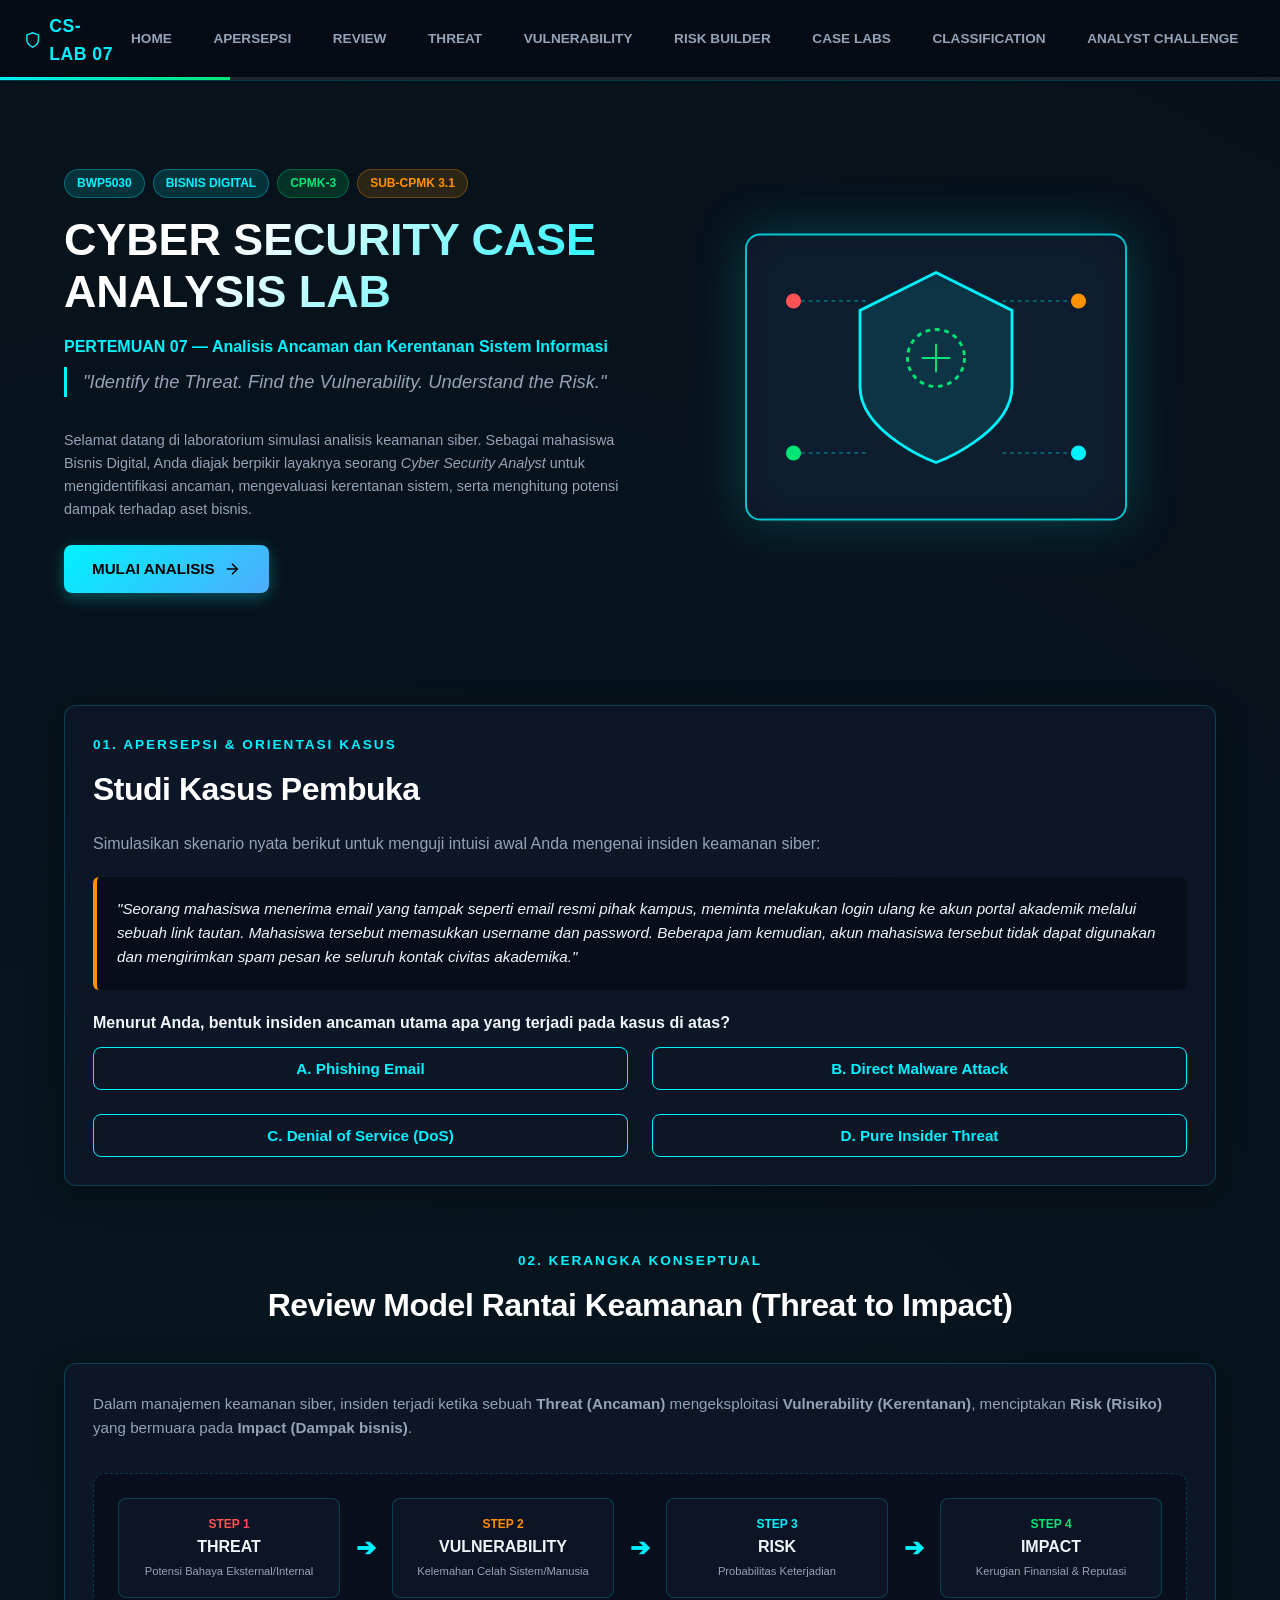
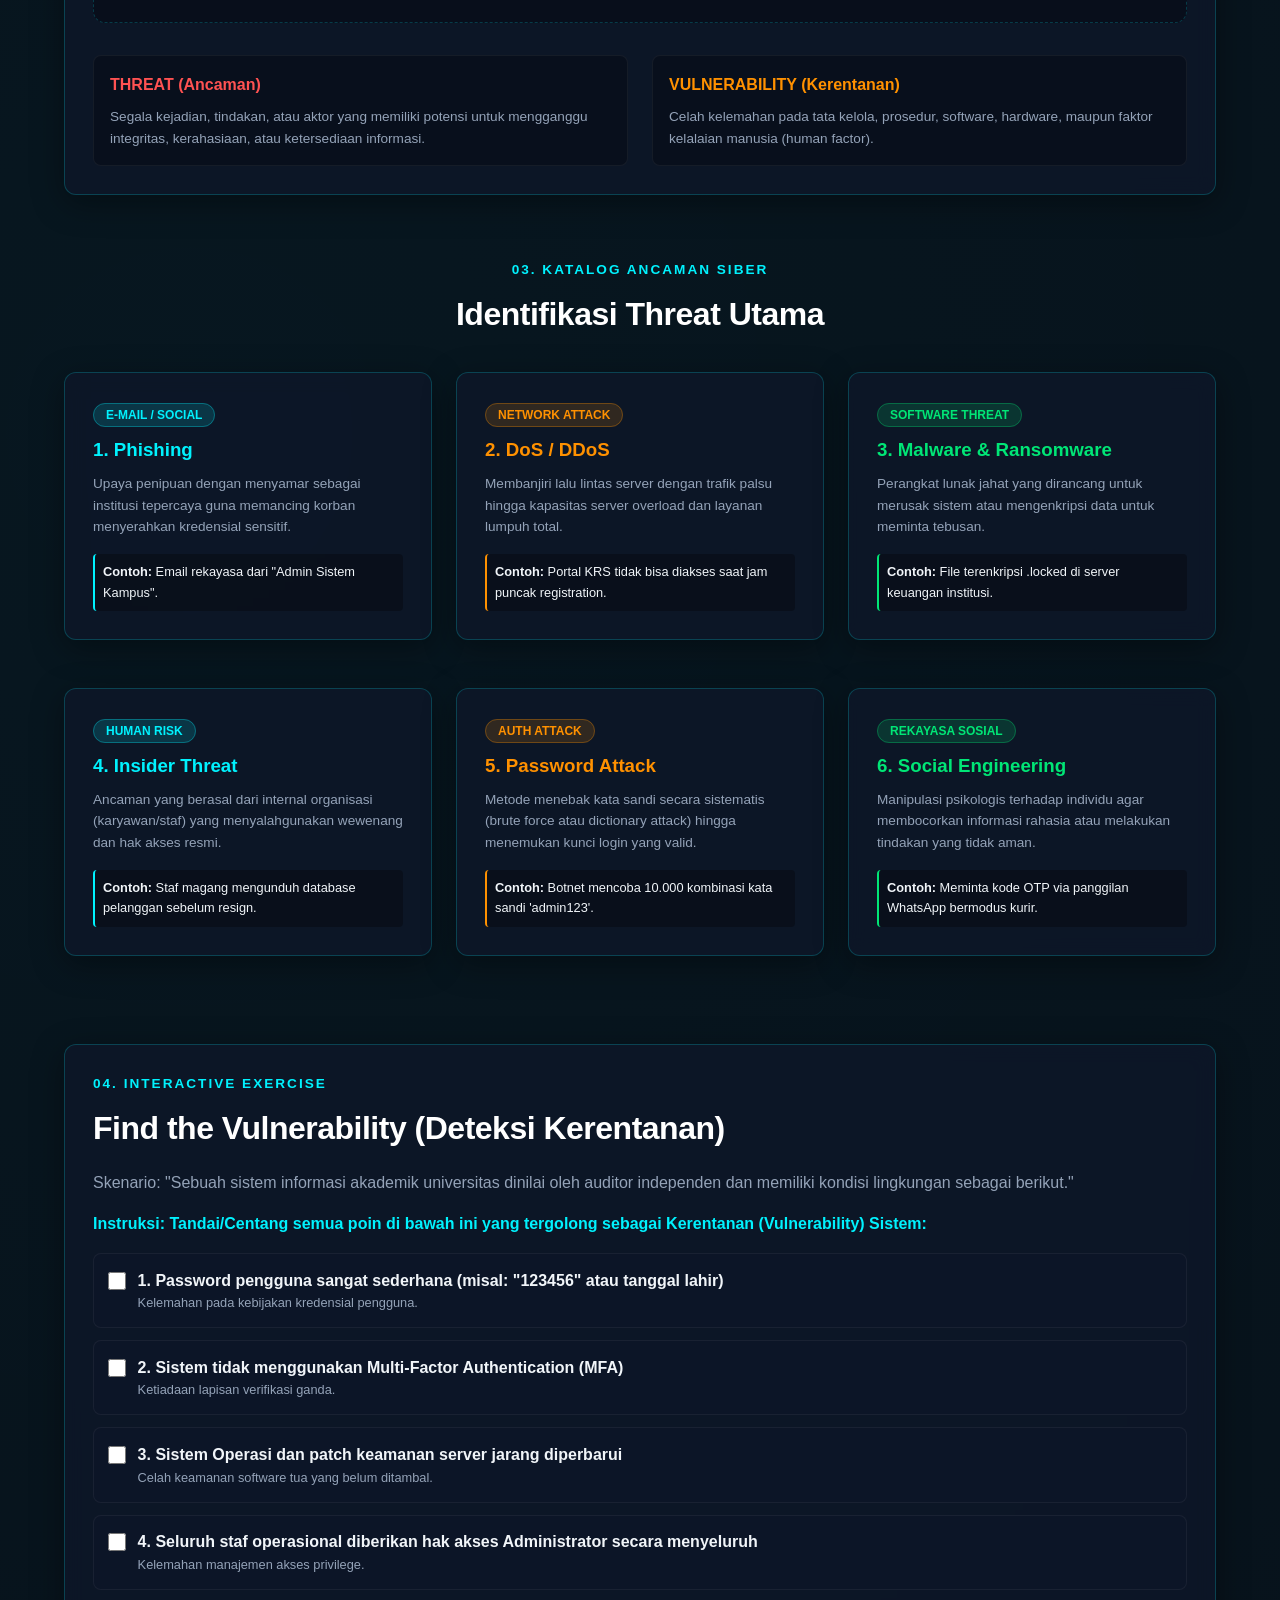
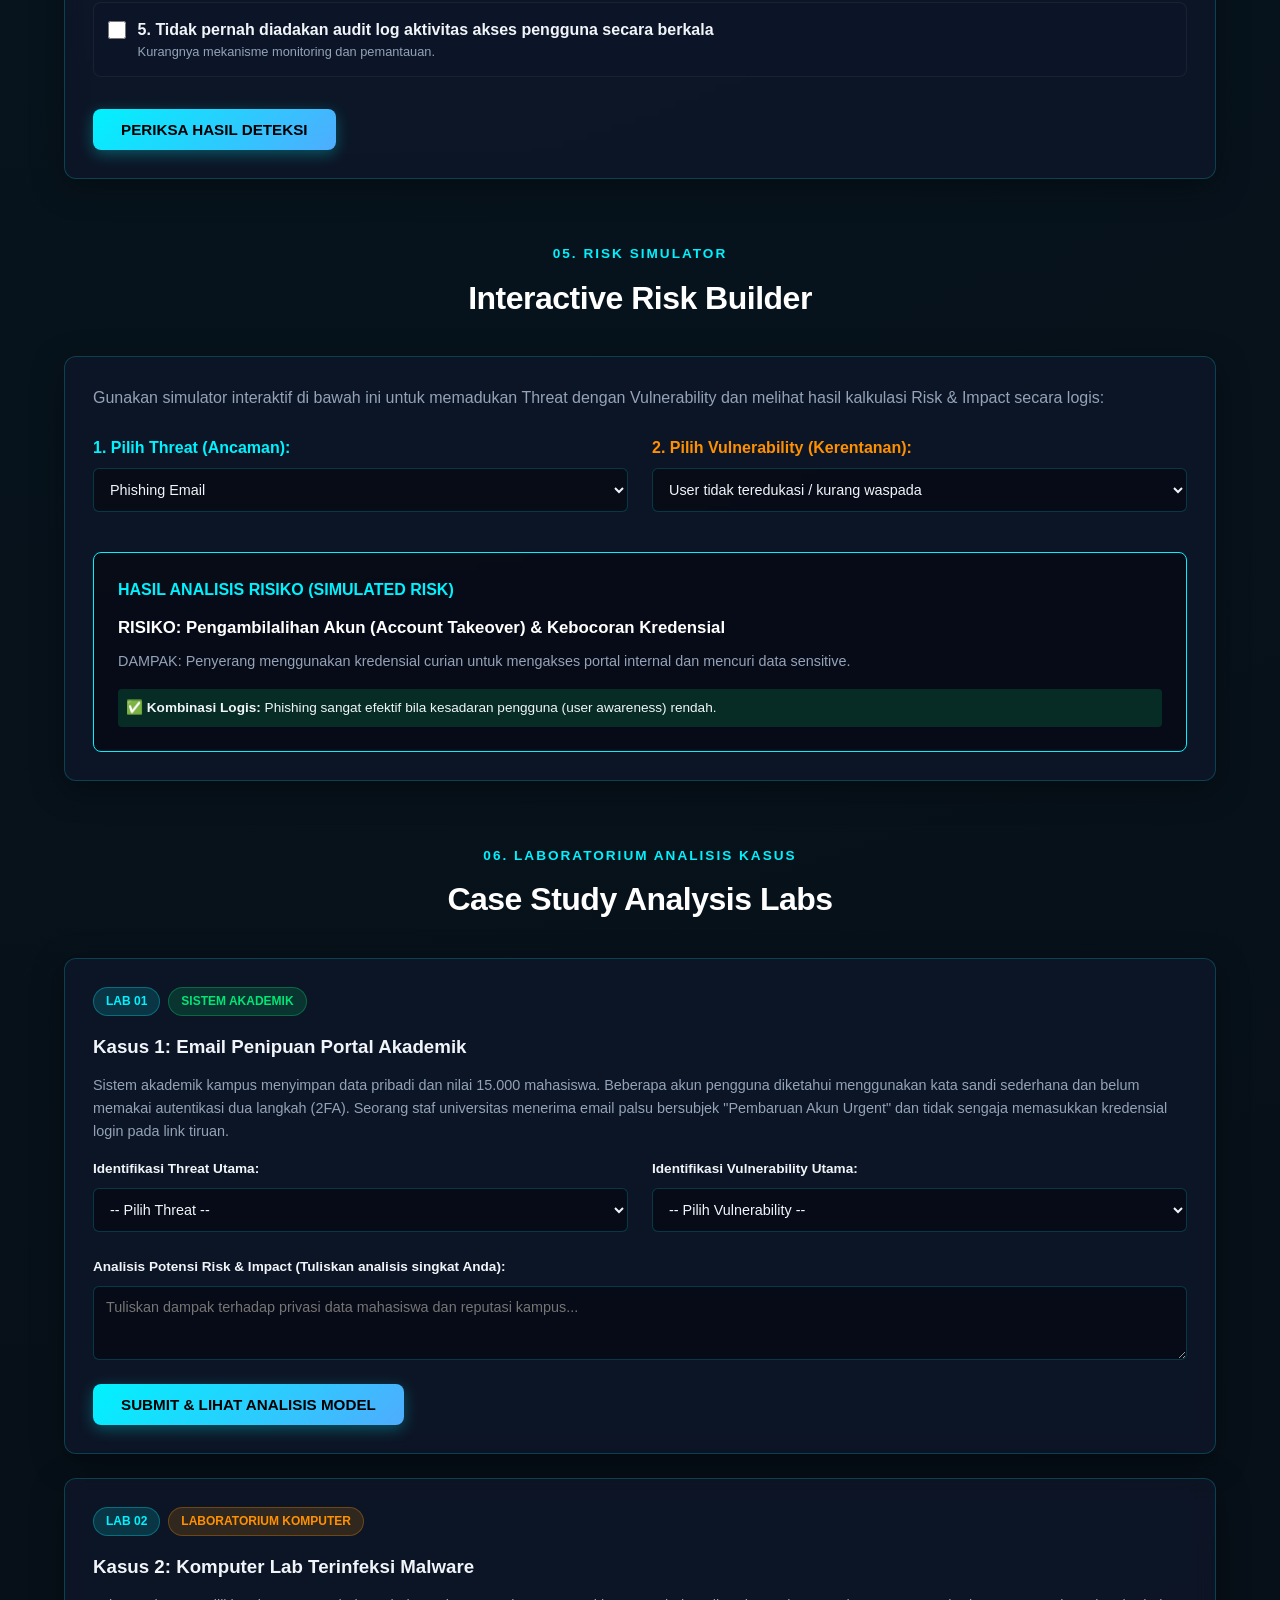
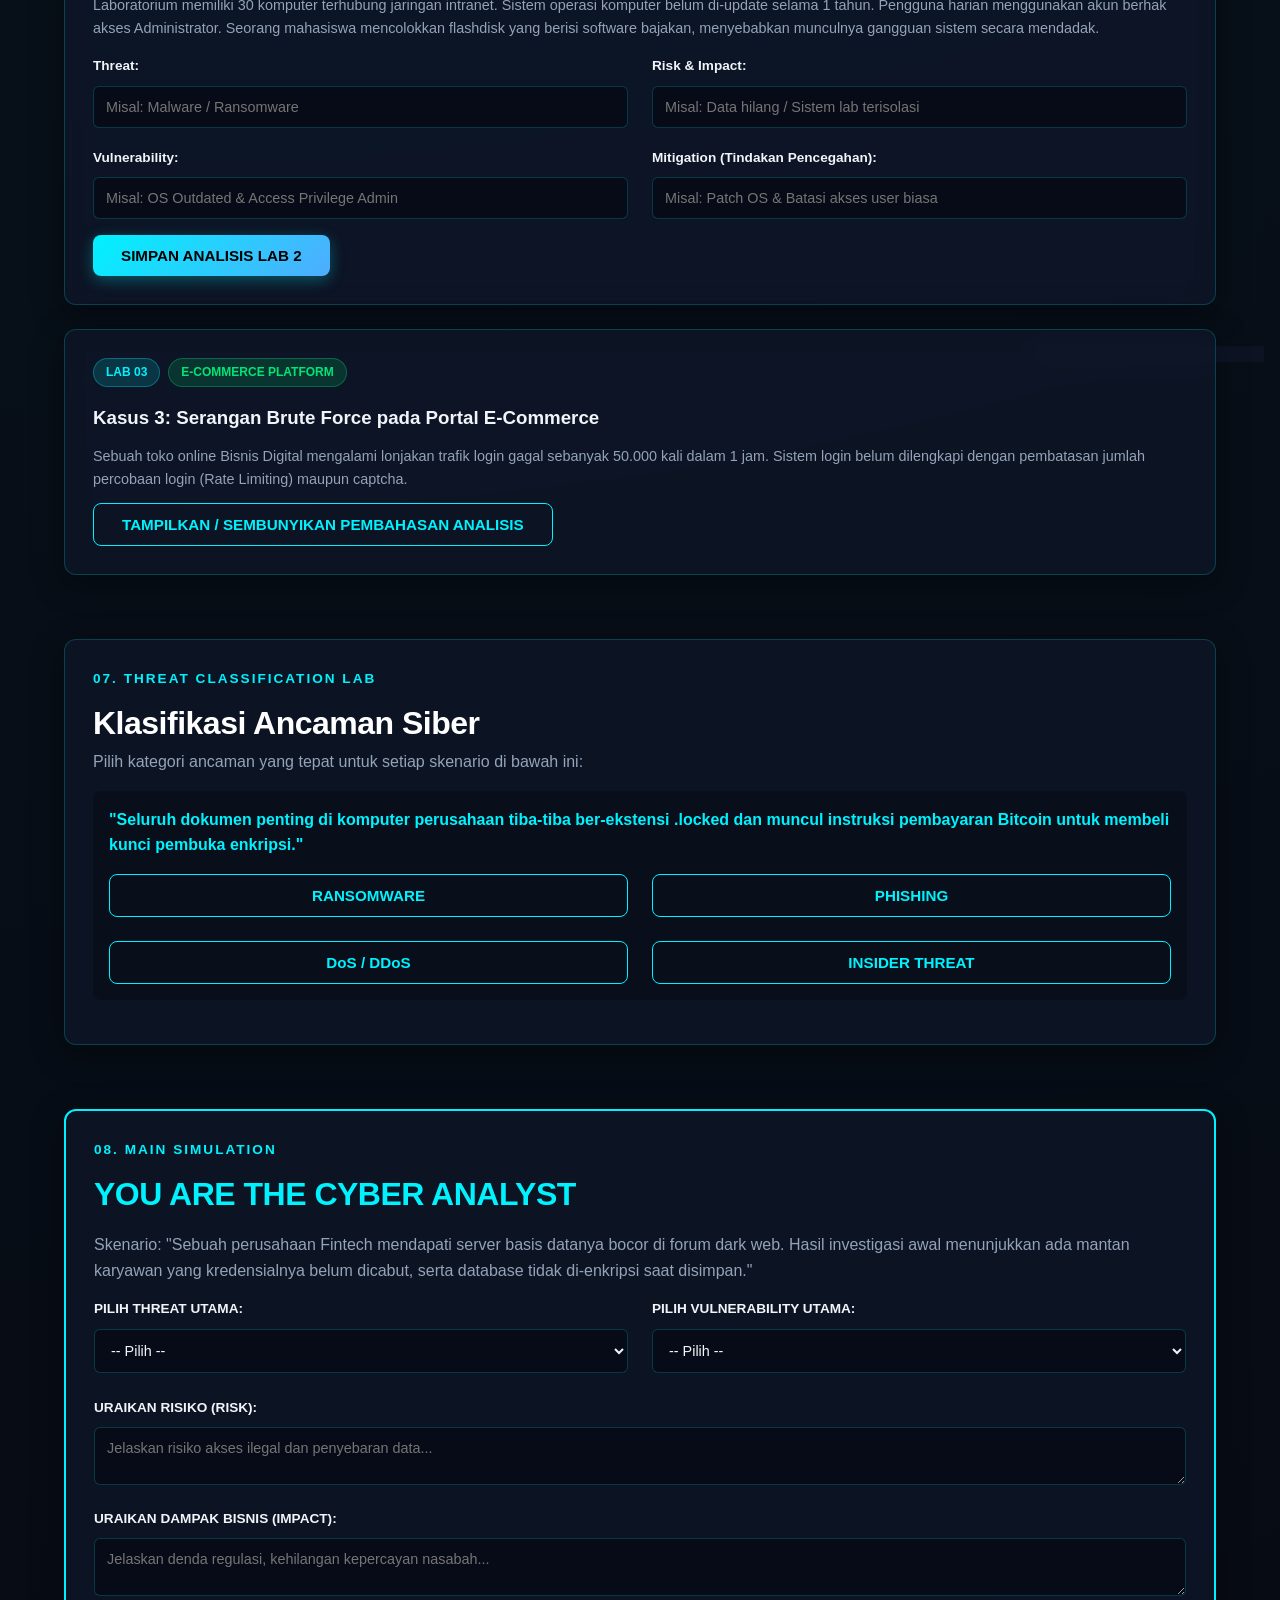
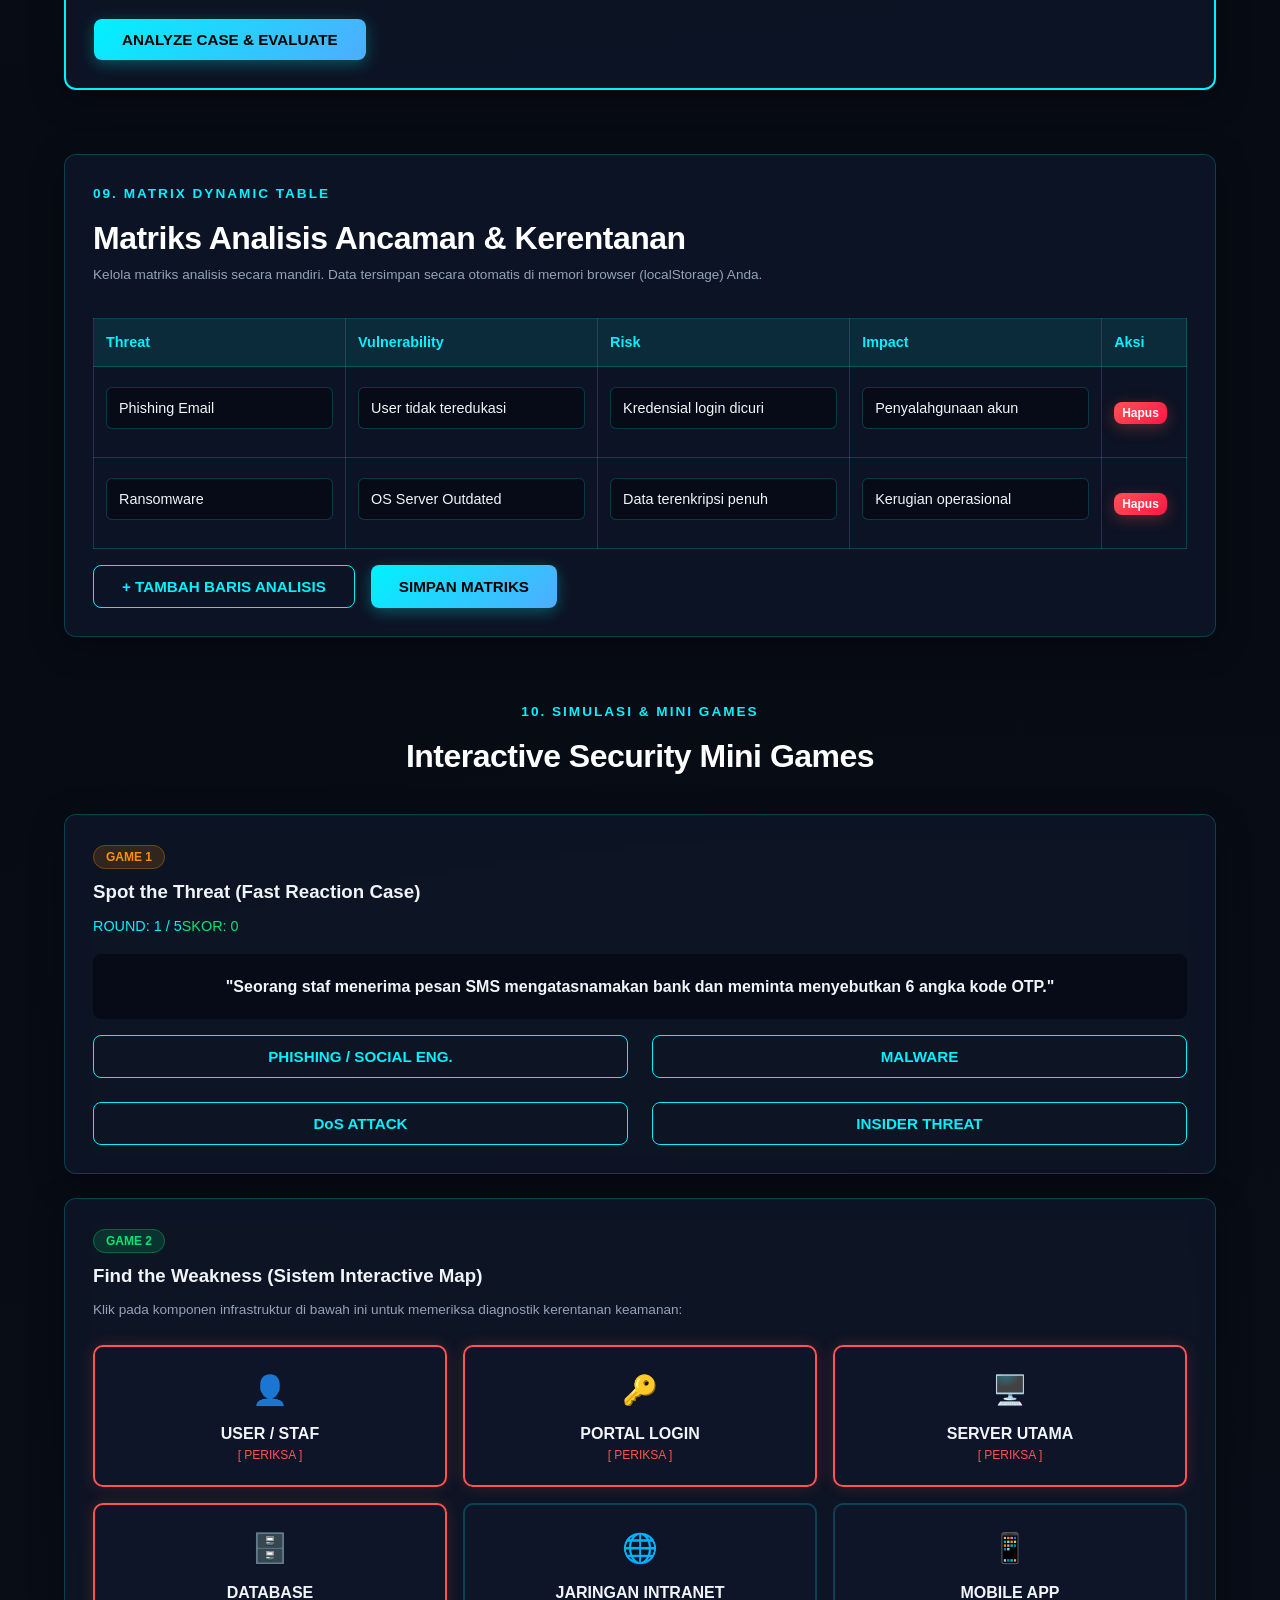
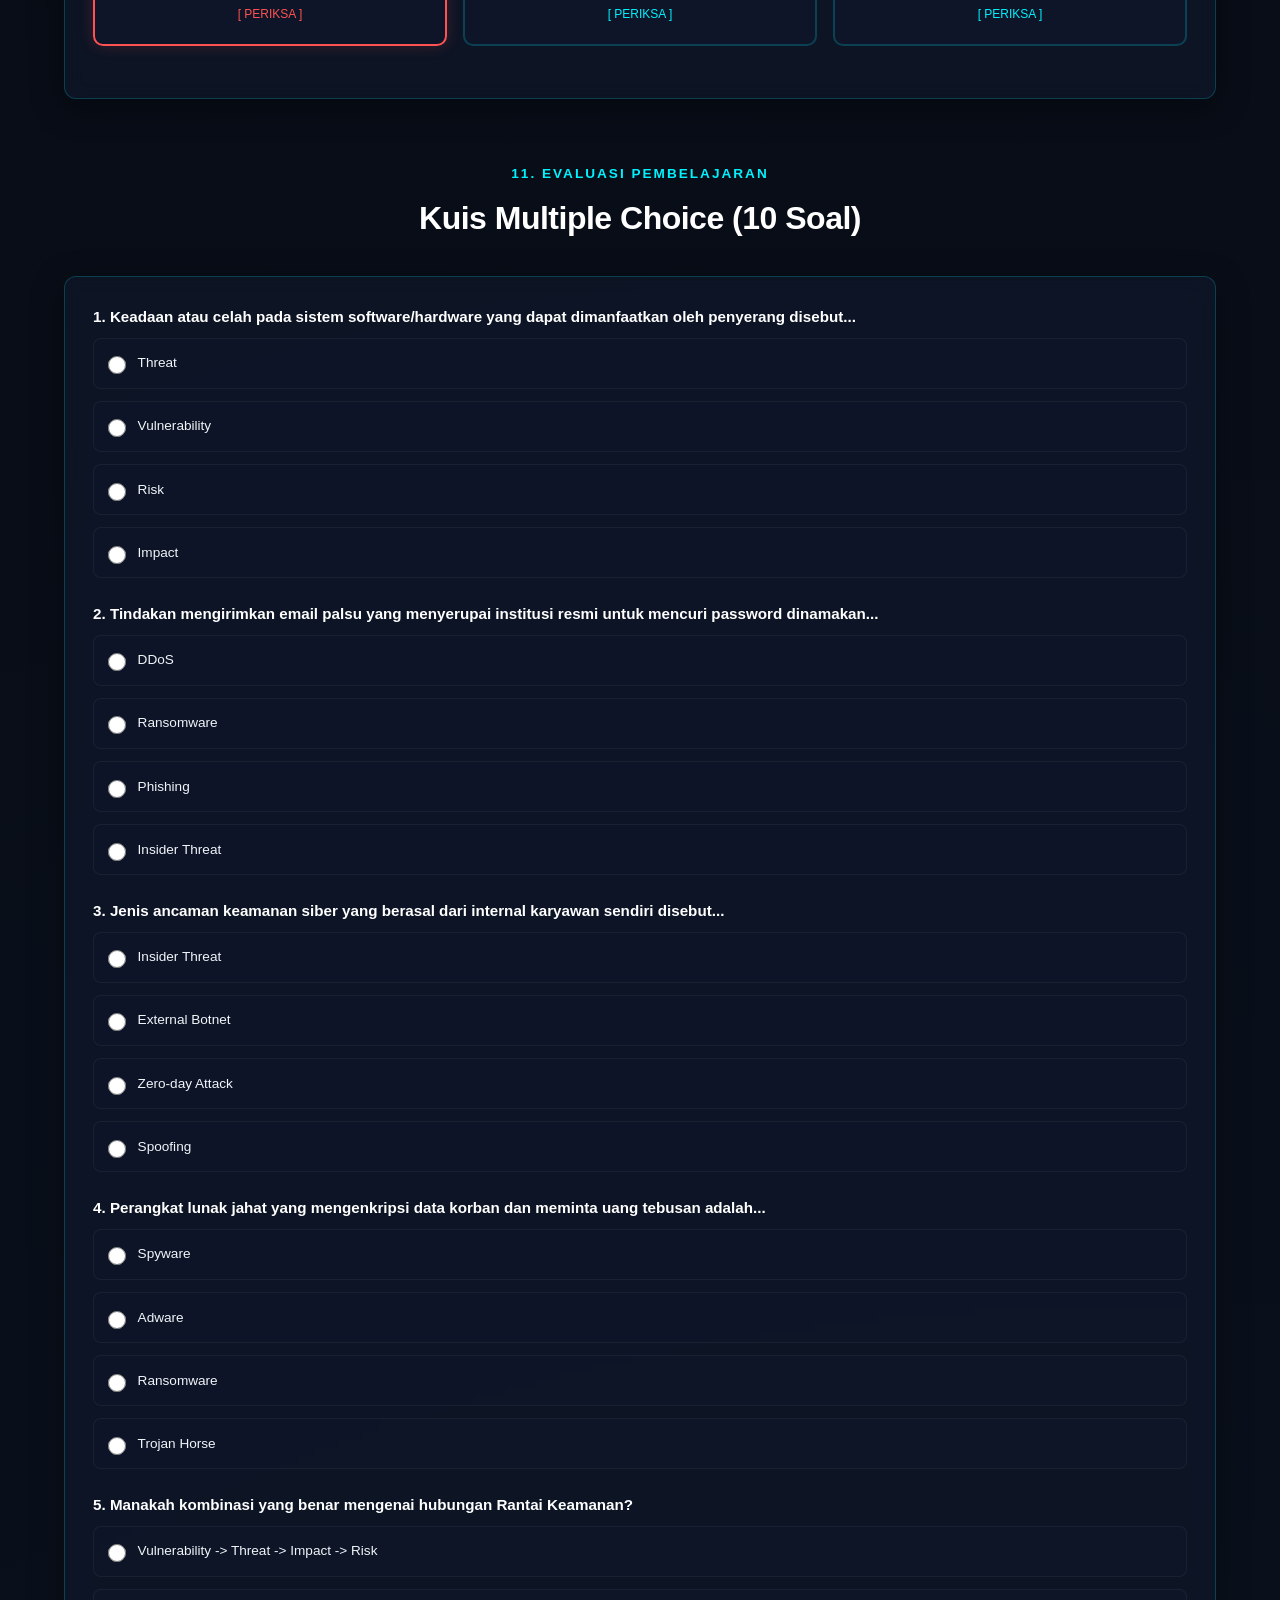
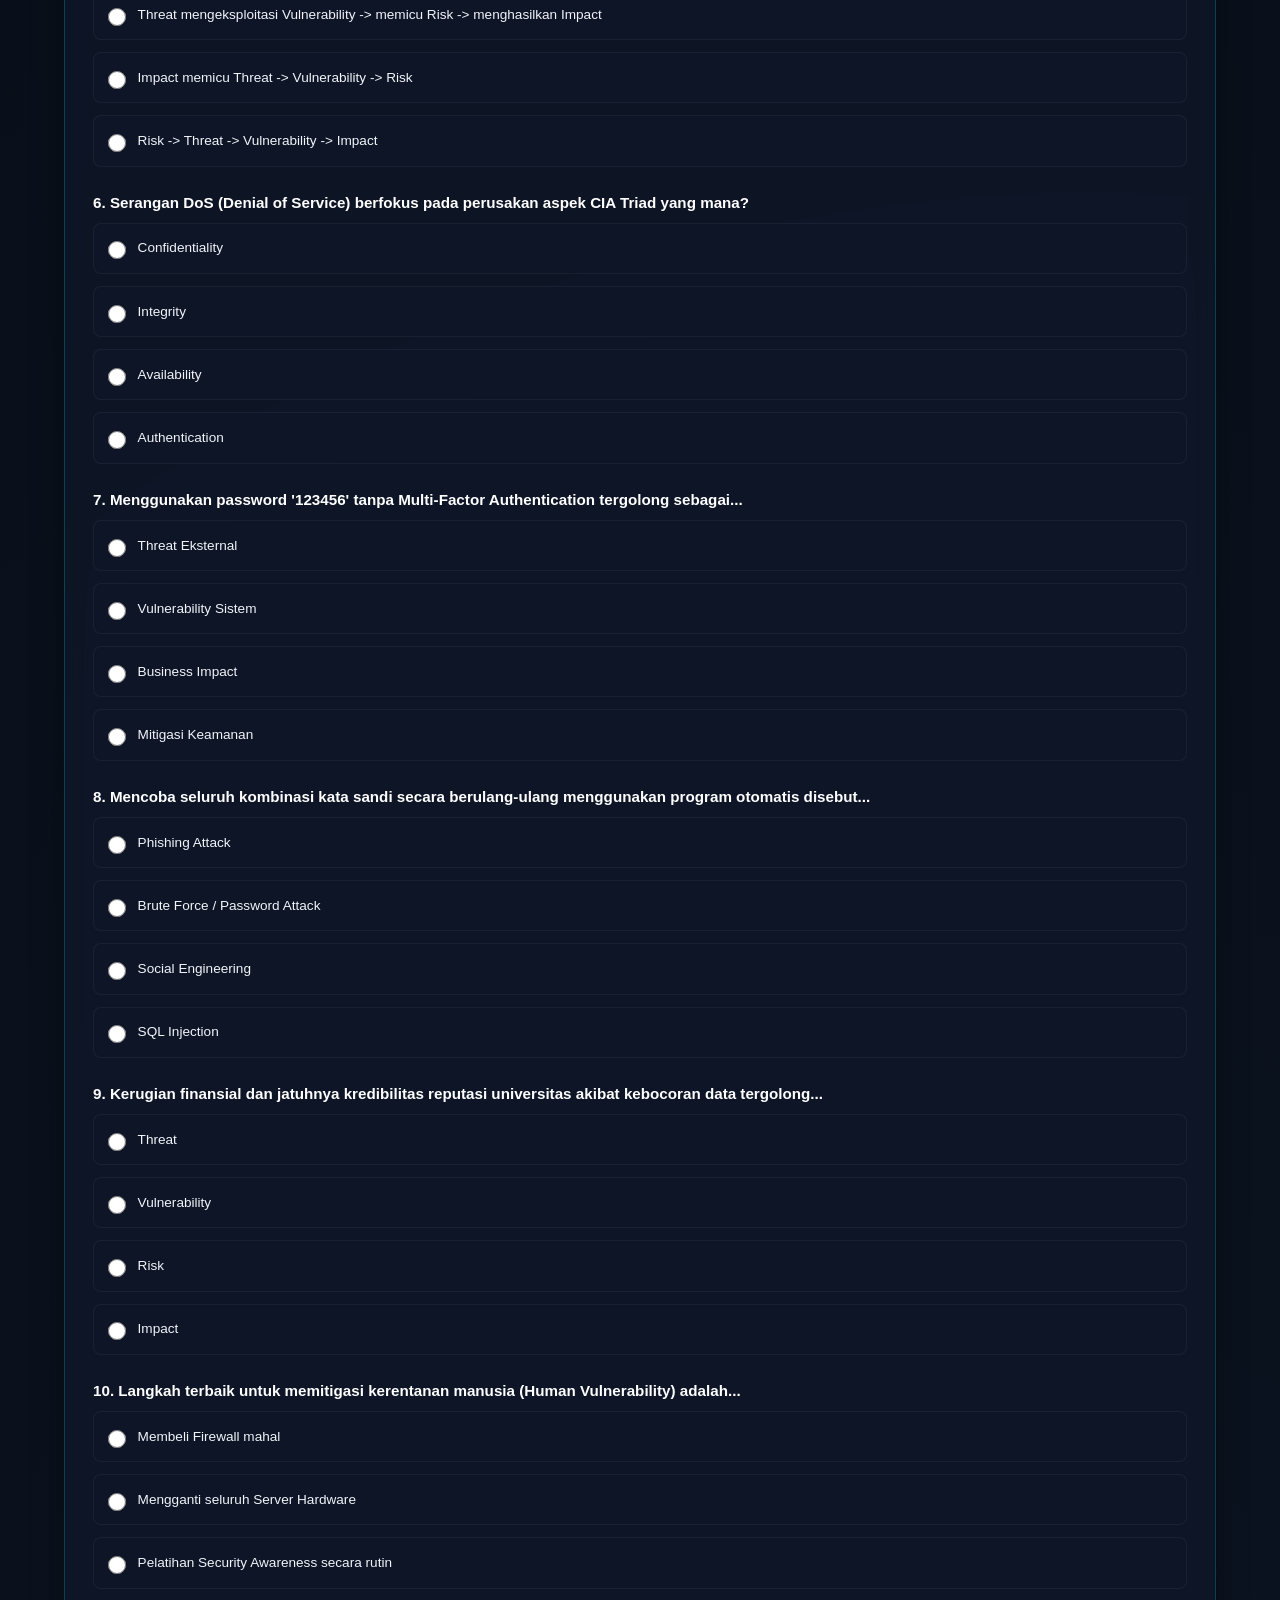
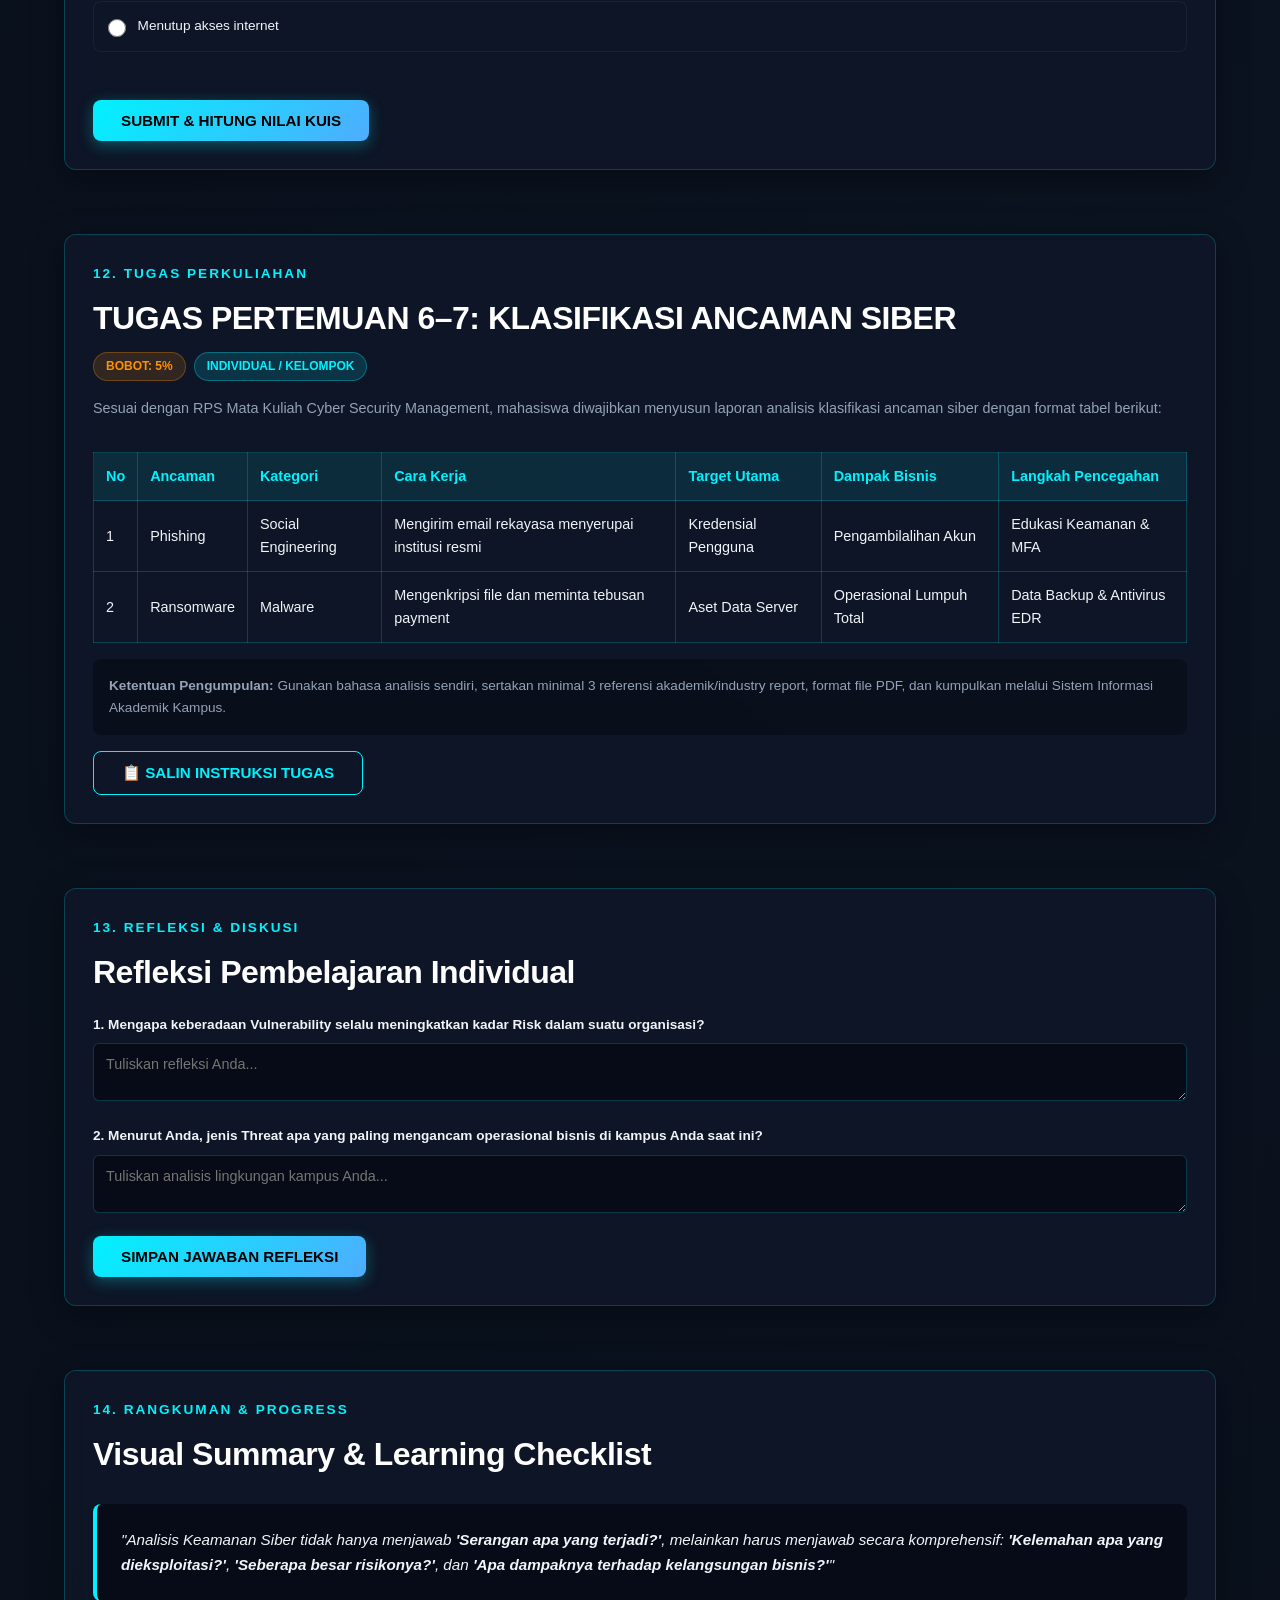
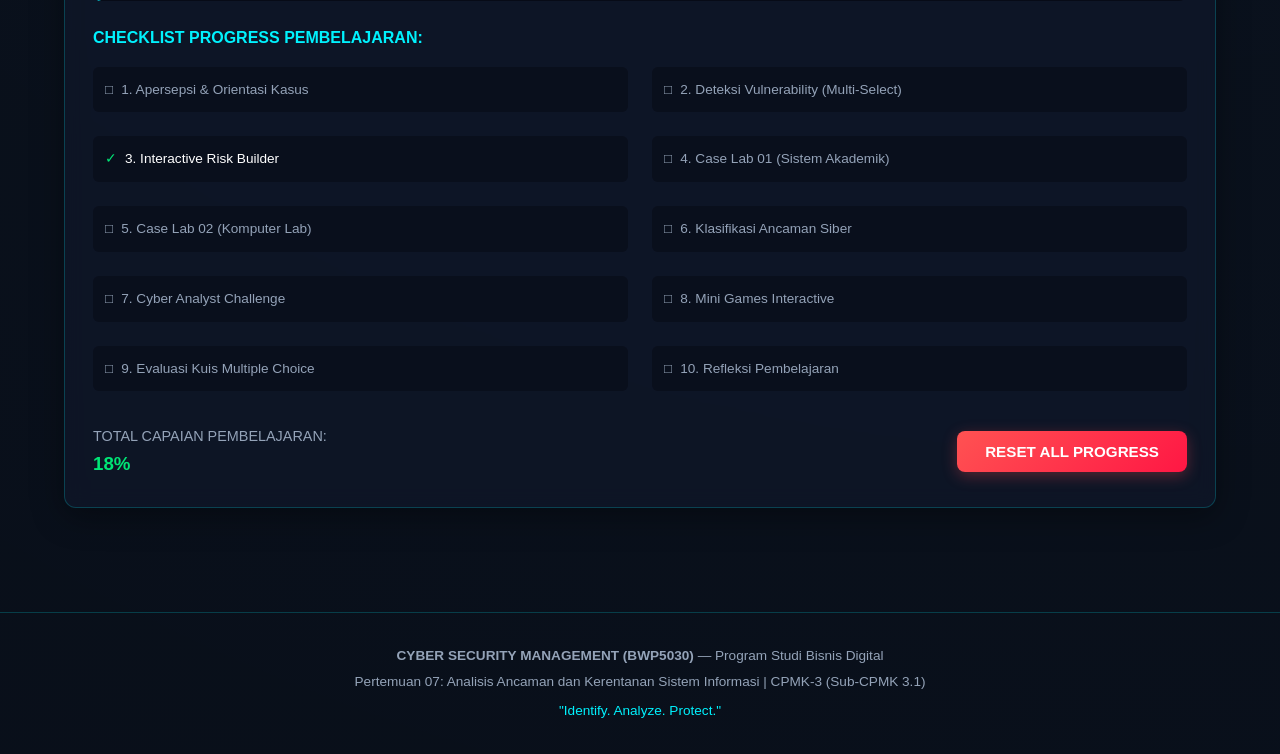
<file: cyber/pertemuan-7/cyber_security_analysis_lab.html>
<!DOCTYPE html>
<html lang="id">
<head>
    <meta charset="UTF-8">
    <meta name="viewport" content="width=device-width, initial-scale=1.0">
    <title>BWP5030 - Pertemuan 7: Cyber Security Case Analysis Lab</title>
    <style>
        :root {
            --bg-dark: #070b14;
            --bg-card: rgba(15, 23, 42, 0.75);
            --bg-card-border: rgba(0, 242, 254, 0.2);
            --cyan-glow: #00f2fe;
            --blue-accent: #4facfe;
            --green-accent: #00e676;
            --red-accent: #ff5252;
            --orange-accent: #ff9100;
            --text-main: #f1f5f9;
            --text-muted: #94a3b8;
            --font-family: 'Inter', -apple-system, BlinkMacSystemFont, 'Segoe UI', Roboto, Helvetica, Arial, sans-serif;
            --shadow-glow: 0 0 20px rgba(0, 242, 254, 0.15);
        }

        * {
            box-sizing: border-box;
            margin: 0;
            padding: 0;
            scroll-behavior: smooth;
        }

        body {
            background-color: var(--bg-dark);
            background-image: 
                radial-gradient(circle at 15% 15%, rgba(0, 242, 254, 0.05) 0%, transparent 40%),
                radial-gradient(circle at 85% 85%, rgba(79, 172, 254, 0.05) 0%, transparent 40%);
            color: var(--text-main);
            font-family: var(--font-family);
            line-height: 1.6;
            overflow-x: hidden;
        }

        nav {
            position: sticky;
            top: 0;
            z-index: 1000;
            background: rgba(7, 11, 20, 0.85);
            backdrop-filter: blur(12px);
            border-bottom: 1px solid var(--bg-card-border);
            padding: 0.75rem 1.5rem;
        }

        .nav-container {
            max-width: 1280px;
            margin: 0 auto;
            display: flex;
            justify-content: space-between;
            align-items: center;
        }

        .nav-logo {
            font-weight: 800;
            font-size: 1.1rem;
            color: var(--cyan-glow);
            display: flex;
            align-items: center;
            gap: 0.5rem;
            letter-spacing: 0.5px;
        }

        .nav-links {
            display: flex;
            gap: 1rem;
            list-style: none;
            overflow-x: auto;
            padding-bottom: 4px;
        }

        .nav-links::-webkit-scrollbar {
            height: 3px;
        }
        .nav-links::-webkit-scrollbar-thumb {
            background: var(--cyan-glow);
            border-radius: 3px;
        }

        .nav-links a {
            color: var(--text-muted);
            text-decoration: none;
            font-size: 0.85rem;
            font-weight: 600;
            padding: 0.4rem 0.8rem;
            border-radius: 6px;
            transition: all 0.25s ease;
            white-space: nowrap;
        }

        .nav-links a:hover, .nav-links a.active {
            color: var(--cyan-glow);
            background: rgba(0, 242, 254, 0.1);
            box-shadow: 0 0 10px rgba(0, 242, 254, 0.2);
        }

        .global-progress-bar {
            width: 100%;
            height: 3px;
            background: rgba(255,255,255,0.1);
            position: absolute;
            bottom: 0;
            left: 0;
        }

        .global-progress-fill {
            height: 100%;
            width: 0%;
            background: linear-gradient(90deg, var(--cyan-glow), var(--green-accent));
            transition: width 0.3s ease;
        }

        .container {
            max-width: 1200px;
            margin: 0 auto;
            padding: 2.5rem 1.5rem;
        }

        section {
            margin-bottom: 4rem;
            scroll-margin-top: 5rem;
        }

        .section-header {
            margin-bottom: 2rem;
            text-align: center;
        }

        .section-subtitle {
            color: var(--cyan-glow);
            font-size: 0.85rem;
            font-weight: 700;
            text-transform: uppercase;
            letter-spacing: 2px;
            margin-bottom: 0.5rem;
            display: block;
        }

        .section-title {
            font-size: 2rem;
            font-weight: 800;
            color: #fff;
            letter-spacing: -0.5px;
        }

        .glass-card {
            background: var(--bg-card);
            backdrop-filter: blur(10px);
            border: 1px solid var(--bg-card-border);
            border-radius: 12px;
            padding: 1.75rem;
            margin-bottom: 1.5rem;
            box-shadow: 0 8px 32px 0 rgba(0, 0, 0, 0.37);
            transition: transform 0.25s ease, border-color 0.25s ease, box-shadow 0.25s ease;
        }

        .glass-card:hover {
            border-color: rgba(0, 242, 254, 0.5);
            box-shadow: var(--shadow-glow);
        }

        .badge-container {
            display: flex;
            gap: 0.5rem;
            flex-wrap: wrap;
            margin-bottom: 1rem;
        }

        .badge {
            background: rgba(0, 242, 254, 0.15);
            color: var(--cyan-glow);
            border: 1px solid rgba(0, 242, 254, 0.3);
            padding: 0.25rem 0.75rem;
            border-radius: 20px;
            font-size: 0.75rem;
            font-weight: 700;
            text-transform: uppercase;
        }

        .badge-green {
            background: rgba(0, 230, 118, 0.15);
            color: var(--green-accent);
            border-color: rgba(0, 230, 118, 0.3);
        }

        .badge-orange {
            background: rgba(255, 145, 0, 0.15);
            color: var(--orange-accent);
            border-color: rgba(255, 145, 0, 0.3);
        }

        .btn {
            display: inline-flex;
            align-items: center;
            justify-content: center;
            gap: 0.5rem;
            background: linear-gradient(135deg, var(--cyan-glow), var(--blue-accent));
            color: #000;
            font-weight: 700;
            font-size: 0.95rem;
            padding: 0.75rem 1.75rem;
            border-radius: 8px;
            border: none;
            cursor: pointer;
            transition: all 0.25s ease;
            text-decoration: none;
            box-shadow: 0 4px 15px rgba(0, 242, 254, 0.3);
        }

        .btn:hover {
            transform: translateY(-2px);
            box-shadow: 0 6px 20px rgba(0, 242, 254, 0.5);
            filter: brightness(1.1);
        }

        .btn-outline {
            background: transparent;
            color: var(--cyan-glow);
            border: 1px solid var(--cyan-glow);
            box-shadow: none;
        }

        .btn-outline:hover {
            background: rgba(0, 242, 254, 0.1);
        }

        .btn-danger {
            background: linear-gradient(135deg, #ff5252, #ff1744);
            color: #fff;
            box-shadow: 0 4px 15px rgba(255, 82, 82, 0.3);
        }

        textarea, select, input[type="text"] {
            width: 100%;
            background: rgba(7, 11, 20, 0.8);
            border: 1px solid var(--bg-card-border);
            color: var(--text-main);
            padding: 0.75rem;
            border-radius: 6px;
            font-family: inherit;
            font-size: 0.9rem;
            margin-top: 0.5rem;
            margin-bottom: 1rem;
            transition: border-color 0.2s;
        }

        textarea:focus, select:focus, input[type="text"]:focus {
            outline: none;
            border-color: var(--cyan-glow);
        }

        .hero {
            display: grid;
            grid-template-columns: 1fr 1fr;
            gap: 2rem;
            align-items: center;
            padding: 3rem 0;
        }

        .hero-title {
            font-size: 2.8rem;
            font-weight: 900;
            line-height: 1.15;
            margin-bottom: 1rem;
            background: linear-gradient(135deg, #fff 30%, var(--cyan-glow) 100%);
            -webkit-background-clip: text;
            -webkit-text-fill-color: transparent;
        }

        .hero-tagline {
            font-size: 1.15rem;
            color: var(--text-muted);
            margin-bottom: 2rem;
            border-left: 3px solid var(--cyan-glow);
            padding-left: 1rem;
            font-style: italic;
        }

        .hero-svg {
            width: 100%;
            max-height: 380px;
            filter: drop-shadow(0 0 25px rgba(0, 242, 254, 0.25));
        }

        .grid-2 { display: grid; grid-template-columns: repeat(2, 1fr); gap: 1.5rem; }
        .grid-3 { display: grid; grid-template-columns: repeat(3, 1fr); gap: 1.5rem; }

        @media (max-width: 900px) {
            .hero, .grid-2, .grid-3 { grid-template-columns: 1fr; }
        }

        .flowchart {
            display: flex;
            justify-content: space-between;
            align-items: center;
            gap: 1rem;
            flex-wrap: wrap;
            margin: 2rem 0;
            background: rgba(7, 11, 20, 0.6);
            padding: 1.5rem;
            border-radius: 12px;
            border: 1px dashed var(--bg-card-border);
        }

        .flow-step {
            flex: 1;
            min-width: 130px;
            text-align: center;
            background: var(--bg-card);
            border: 1px solid var(--bg-card-border);
            padding: 1rem;
            border-radius: 8px;
            font-weight: 700;
        }

        .flow-arrow {
            color: var(--cyan-glow);
            font-size: 1.5rem;
            font-weight: bold;
        }

        .checkbox-group {
            display: flex;
            flex-direction: column;
            gap: 0.75rem;
            margin: 1rem 0;
        }

        .checkbox-item {
            display: flex;
            align-items: flex-start;
            gap: 0.75rem;
            background: rgba(15, 23, 42, 0.5);
            padding: 0.85rem;
            border-radius: 8px;
            border: 1px solid rgba(255,255,255,0.05);
            cursor: pointer;
            transition: background 0.2s;
        }

        .checkbox-item:hover {
            background: rgba(0, 242, 254, 0.05);
        }

        .checkbox-item input {
            margin-top: 0.25rem;
            accent-color: var(--cyan-glow);
            width: 18px;
            height: 18px;
        }

        .feedback-box {
            margin-top: 1rem;
            padding: 1rem;
            border-radius: 8px;
            font-size: 0.9rem;
            display: none;
        }

        .feedback-box.correct {
            display: block;
            background: rgba(0, 230, 118, 0.1);
            border: 1px solid var(--green-accent);
            color: #b9f6ca;
        }

        .feedback-box.incorrect {
            display: block;
            background: rgba(255, 82, 82, 0.1);
            border: 1px solid var(--red-accent);
            color: #ff8a80;
        }

        .data-table {
            width: 100%;
            border-collapse: collapse;
            margin-top: 1rem;
            font-size: 0.9rem;
        }

        .data-table th, .data-table td {
            border: 1px solid var(--bg-card-border);
            padding: 0.75rem;
            text-align: left;
        }

        .data-table th {
            background: rgba(0, 242, 254, 0.1);
            color: var(--cyan-glow);
        }

        .table-responsive {
            overflow-x: auto;
        }

        #toast-container {
            position: fixed;
            bottom: 20px;
            right: 20px;
            z-index: 9999;
            display: flex;
            flex-direction: column;
            gap: 10px;
        }

        .toast {
            background: var(--bg-card);
            border-left: 4px solid var(--cyan-glow);
            color: #fff;
            padding: 0.85rem 1.25rem;
            border-radius: 6px;
            box-shadow: 0 5px 20px rgba(0,0,0,0.5);
            font-size: 0.85rem;
            animation: slideIn 0.3s ease forwards;
        }

        @keyframes slideIn {
            from { transform: translateX(100%); opacity: 0; }
            to { transform: translateX(0); opacity: 1; }
        }

        .system-map {
            display: grid;
            grid-template-columns: repeat(3, 1fr);
            gap: 1rem;
            margin: 1.5rem 0;
        }

        .map-node {
            background: rgba(15, 23, 42, 0.8);
            border: 2px solid var(--bg-card-border);
            border-radius: 10px;
            padding: 1.25rem;
            text-align: center;
            cursor: pointer;
            transition: all 0.25s ease;
        }

        .map-node:hover {
            border-color: var(--cyan-glow);
            transform: scale(1.02);
            box-shadow: 0 0 15px rgba(0,242,254,0.3);
        }

        .map-node.vulnerable {
            border-color: var(--red-accent);
            box-shadow: 0 0 15px rgba(255, 82, 82, 0.2);
        }

        .map-node-icon {
            font-size: 1.8rem;
            margin-bottom: 0.5rem;
        }
    </style>
</head>
<body>

    <nav>
        <div class="nav-container">
            <div class="nav-logo">
                <svg width="24" height="24" viewBox="0 0 24 24" fill="none" stroke="currentColor" stroke-width="2"><path d="M12 22s8-4 8-10V5l-8-3-8 3v7c0 6 8 10 8 10z"/></svg>
                CS-LAB 07
            </div>
            <ul class="nav-links">
                <li><a href="#home">HOME</a></li>
                <li><a href="#apersepsi">APERSEPSI</a></li>
                <li><a href="#review">REVIEW</a></li>
                <li><a href="#threat">THREAT</a></li>
                <li><a href="#vulnerability">VULNERABILITY</a></li>
                <li><a href="#risk-analysis">RISK BUILDER</a></li>
                <li><a href="#case-lab">CASE LABS</a></li>
                <li><a href="#classification">CLASSIFICATION</a></li>
                <li><a href="#challenge">ANALYST CHALLENGE</a></li>
                <li><a href="#games">MINI GAMES</a></li>
                <li><a href="#quiz">QUIZ</a></li>
                <li><a href="#task">TUGAS</a></li>
                <li><a href="#summary">PROGRESS</a></li>
            </ul>
        </div>
        <div class="global-progress-bar">
            <div class="global-progress-fill" id="globalProgressFill"></div>
        </div>
    </nav>

    <div class="container">

        <section id="home" class="hero">
            <div>
                <div class="badge-container">
                    <span class="badge">BWP5030</span>
                    <span class="badge">BISNIS DIGITAL</span>
                    <span class="badge badge-green">CPMK-3</span>
                    <span class="badge badge-orange">SUB-CPMK 3.1</span>
                </div>
                <h1 class="hero-title">CYBER SECURITY CASE ANALYSIS LAB</h1>
                <p style="color:var(--cyan-glow); font-weight:700; margin-bottom:0.5rem;">PERTEMUAN 07 — Analisis Ancaman dan Kerentanan Sistem Informasi</p>
                <p class="hero-tagline">"Identify the Threat. Find the Vulnerability. Understand the Risk."</p>
                <p style="color:var(--text-muted); font-size:0.9rem; margin-bottom:1.5rem;">
                    Selamat datang di laboratorium simulasi analisis keamanan siber. Sebagai mahasiswa Bisnis Digital, Anda diajak berpikir layaknya seorang <i>Cyber Security Analyst</i> untuk mengidentifikasi ancaman, mengevaluasi kerentanan sistem, serta menghitung potensi dampak terhadap aset bisnis.
                </p>
                <a href="#apersepsi" class="btn">
                    MULAI ANALISIS
                    <svg width="18" height="18" viewBox="0 0 24 24" fill="none" stroke="currentColor" stroke-width="2"><line x1="5" y1="12" x2="19" y2="12"/><polyline points="12 5 19 12 12 19"/></svg>
                </a>
            </div>
            <div>
                <svg class="hero-svg" viewBox="0 0 500 400" fill="none" xmlns="http://www.w3.org/2000/svg">
                    <rect x="50" y="50" width="400" height="300" rx="15" fill="#0f172a" stroke="#00f2fe" stroke-width="2" opacity="0.8"/>
                    <path d="M250 90 L330 130 V210 C330 260 250 290 250 290 C250 290 170 260 170 210 V130 L250 90 Z" fill="rgba(0,242,254,0.1)" stroke="#00f2fe" stroke-width="3"/>
                    <circle cx="250" cy="180" r="30" stroke="#00e676" stroke-width="3" stroke-dasharray="5 5"/>
                    <path d="M250 165 V195 M235 180 H265" stroke="#00e676" stroke-width="2"/>
                    <path d="M100 120 H180 M320 120 H400 M100 280 H180 M320 280 H400" stroke="rgba(0,242,254,0.3)" stroke-width="2" stroke-dasharray="4 4"/>
                    <circle cx="100" cy="120" r="8" fill="#ff5252"/>
                    <circle cx="400" cy="120" r="8" fill="#ff9100"/>
                    <circle cx="100" cy="280" r="8" fill="#00e676"/>
                    <circle cx="400" cy="280" r="8" fill="#00f2fe"/>
                </svg>
            </div>
        </section>

        <section id="apersepsi">
            <div class="glass-card">
                <span class="section-subtitle">01. APERSEPSI &amp; ORIENTASI KASUS</span>
                <h2 class="section-title">Studi Kasus Pembuka</h2>
                <p style="margin-top:1rem; color: var(--text-muted);">
                    Simulasikan skenario nyata berikut untuk menguji intuisi awal Anda mengenai insiden keamanan siber:
                </p>
                <div style="background:rgba(7,11,20,0.7); border-left:4px solid var(--orange-accent); padding:1.25rem; border-radius:6px; margin:1.25rem 0;">
                    <p style="font-style:italic; font-size:0.95rem;">
                        "Seorang mahasiswa menerima email yang tampak seperti email resmi pihak kampus, meminta melakukan login ulang ke akun portal akademik melalui sebuah link tautan. Mahasiswa tersebut memasukkan username dan password. Beberapa jam kemudian, akun mahasiswa tersebut tidak dapat digunakan dan mengirimkan spam pesan ke seluruh kontak civitas akademika."
                    </p>
                </div>
                <p style="font-weight:700; margin-bottom:0.75rem;">Menurut Anda, bentuk insiden ancaman utama apa yang terjadi pada kasus di atas?</p>
                <div class="grid-2" id="apersepsiOptions">
                    <button class="btn btn-outline" onclick="checkApersepsi('A')">A. Phishing Email</button>
                    <button class="btn btn-outline" onclick="checkApersepsi('B')">B. Direct Malware Attack</button>
                    <button class="btn btn-outline" onclick="checkApersepsi('C')">C. Denial of Service (DoS)</button>
                    <button class="btn btn-outline" onclick="checkApersepsi('D')">D. Pure Insider Threat</button>
                </div>
                <div id="apersepsiFeedback" class="feedback-box"></div>
            </div>
        </section>

        <section id="review">
            <div class="section-header">
                <span class="section-subtitle">02. KERANGKA KONSEPTUAL</span>
                <h2 class="section-title">Review Model Rantai Keamanan (Threat to Impact)</h2>
            </div>
            <div class="glass-card">
                <p style="color:var(--text-muted); font-size:0.95rem;">
                    Dalam manajemen keamanan siber, insiden terjadi ketika sebuah <b>Threat (Ancaman)</b> mengeksploitasi <b>Vulnerability (Kerentanan)</b>, menciptakan <b>Risk (Risiko)</b> yang bermuara pada <b>Impact (Dampak bisnis)</b>.
                </p>
                
                <div class="flowchart">
                    <div class="flow-step">
                        <div style="color:var(--red-accent); font-size:0.75rem;">STEP 1</div>
                        <div>THREAT</div>
                        <div style="font-size:0.7rem; color:var(--text-muted); font-weight:normal; margin-top:4px;">Potensi Bahaya Eksternal/Internal</div>
                    </div>
                    <div class="flow-arrow">➔</div>
                    <div class="flow-step">
                        <div style="color:var(--orange-accent); font-size:0.75rem;">STEP 2</div>
                        <div>VULNERABILITY</div>
                        <div style="font-size:0.7rem; color:var(--text-muted); font-weight:normal; margin-top:4px;">Kelemahan Celah Sistem/Manusia</div>
                    </div>
                    <div class="flow-arrow">➔</div>
                    <div class="flow-step">
                        <div style="color:var(--cyan-glow); font-size:0.75rem;">STEP 3</div>
                        <div>RISK</div>
                        <div style="font-size:0.7rem; color:var(--text-muted); font-weight:normal; margin-top:4px;">Probabilitas Keterjadian</div>
                    </div>
                    <div class="flow-arrow">➔</div>
                    <div class="flow-step">
                        <div style="color:var(--green-accent); font-size:0.75rem;">STEP 4</div>
                        <div>IMPACT</div>
                        <div style="font-size:0.7rem; color:var(--text-muted); font-weight:normal; margin-top:4px;">Kerugian Finansial &amp; Reputasi</div>
                    </div>
                </div>

                <div class="grid-2" style="margin-top:1.5rem;">
                    <div style="background:rgba(7,11,20,0.5); padding:1rem; border-radius:8px; border:1px solid rgba(255,255,255,0.05);">
                        <h4 style="color:var(--red-accent); margin-bottom:0.5rem;">THREAT (Ancaman)</h4>
                        <p style="font-size:0.85rem; color:var(--text-muted);">Segala kejadian, tindakan, atau aktor yang memiliki potensi untuk mengganggu integritas, kerahasiaan, atau ketersediaan informasi.</p>
                    </div>
                    <div style="background:rgba(7,11,20,0.5); padding:1rem; border-radius:8px; border:1px solid rgba(255,255,255,0.05);">
                        <h4 style="color:var(--orange-accent); margin-bottom:0.5rem;">VULNERABILITY (Kerentanan)</h4>
                        <p style="font-size:0.85rem; color:var(--text-muted);">Celah kelemahan pada tata kelola, prosedur, software, hardware, maupun faktor kelalaian manusia (human factor).</p>
                    </div>
                </div>
            </div>
        </section>

        <section id="threat">
            <div class="section-header">
                <span class="section-subtitle">03. KATALOG ANCAMAN SIBER</span>
                <h2 class="section-title">Identifikasi Threat Utama</h2>
            </div>
            <div class="grid-3">
                <div class="glass-card">
                    <span class="badge">E-MAIL / SOCIAL</span>
                    <h3 style="color:var(--cyan-glow); margin:0.5rem 0;">1. Phishing</h3>
                    <p style="font-size:0.85rem; color:var(--text-muted);">Upaya penipuan dengan menyamar sebagai institusi tepercaya guna memancing korban menyerahkan kredensial sensitif.</p>
                    <div style="margin-top:1rem; padding:0.5rem; background:rgba(0,0,0,0.3); border-radius:4px; font-size:0.8rem; border-left:2px solid var(--cyan-glow);">
                        <b>Contoh:</b> Email rekayasa dari "Admin Sistem Kampus".
                    </div>
                </div>
                <div class="glass-card">
                    <span class="badge badge-orange">NETWORK ATTACK</span>
                    <h3 style="color:var(--orange-accent); margin:0.5rem 0;">2. DoS / DDoS</h3>
                    <p style="font-size:0.85rem; color:var(--text-muted);">Membanjiri lalu lintas server dengan trafik palsu hingga kapasitas server overload dan layanan lumpuh total.</p>
                    <div style="margin-top:1rem; padding:0.5rem; background:rgba(0,0,0,0.3); border-radius:4px; font-size:0.8rem; border-left:2px solid var(--orange-accent);">
                        <b>Contoh:</b> Portal KRS tidak bisa diakses saat jam puncak registration.
                    </div>
                </div>
                <div class="glass-card">
                    <span class="badge badge-green">SOFTWARE THREAT</span>
                    <h3 style="color:var(--green-accent); margin:0.5rem 0;">3. Malware &amp; Ransomware</h3>
                    <p style="font-size:0.85rem; color:var(--text-muted);">Perangkat lunak jahat yang dirancang untuk merusak sistem atau mengenkripsi data untuk meminta tebusan.</p>
                    <div style="margin-top:1rem; padding:0.5rem; background:rgba(0,0,0,0.3); border-radius:4px; font-size:0.8rem; border-left:2px solid var(--green-accent);">
                        <b>Contoh:</b> File terenkripsi .locked di server keuangan institusi.
                    </div>
                </div>
                <div class="glass-card">
                    <span class="badge">HUMAN RISK</span>
                    <h3 style="color:var(--cyan-glow); margin:0.5rem 0;">4. Insider Threat</h3>
                    <p style="font-size:0.85rem; color:var(--text-muted);">Ancaman yang berasal dari internal organisasi (karyawan/staf) yang menyalahgunakan wewenang dan hak akses resmi.</p>
                    <div style="margin-top:1rem; padding:0.5rem; background:rgba(0,0,0,0.3); border-radius:4px; font-size:0.8rem; border-left:2px solid var(--cyan-glow);">
                        <b>Contoh:</b> Staf magang mengunduh database pelanggan sebelum resign.
                    </div>
                </div>
                <div class="glass-card">
                    <span class="badge badge-orange">AUTH ATTACK</span>
                    <h3 style="color:var(--orange-accent); margin:0.5rem 0;">5. Password Attack</h3>
                    <p style="font-size:0.85rem; color:var(--text-muted);">Metode menebak kata sandi secara sistematis (brute force atau dictionary attack) hingga menemukan kunci login yang valid.</p>
                    <div style="margin-top:1rem; padding:0.5rem; background:rgba(0,0,0,0.3); border-radius:4px; font-size:0.8rem; border-left:2px solid var(--orange-accent);">
                        <b>Contoh:</b> Botnet mencoba 10.000 kombinasi kata sandi 'admin123'.
                    </div>
                </div>
                <div class="glass-card">
                    <span class="badge badge-green">REKAYASA SOSIAL</span>
                    <h3 style="color:var(--green-accent); margin:0.5rem 0;">6. Social Engineering</h3>
                    <p style="font-size:0.85rem; color:var(--text-muted);">Manipulasi psikologis terhadap individu agar membocorkan informasi rahasia atau melakukan tindakan yang tidak aman.</p>
                    <div style="margin-top:1rem; padding:0.5rem; background:rgba(0,0,0,0.3); border-radius:4px; font-size:0.8rem; border-left:2px solid var(--green-accent);">
                        <b>Contoh:</b> Meminta kode OTP via panggilan WhatsApp bermodus kurir.
                    </div>
                </div>
            </div>
        </section>

        <section id="vulnerability">
            <div class="glass-card">
                <span class="section-subtitle">04. INTERACTIVE EXERCISE</span>
                <h2 class="section-title">Find the Vulnerability (Deteksi Kerentanan)</h2>
                <p style="margin-top:1rem; color:var(--text-muted);">
                    Skenario: "Sebuah sistem informasi akademik universitas dinilai oleh auditor independen dan memiliki kondisi lingkungan sebagai berikut."
                </p>
                <p style="font-weight:700; margin:1rem 0 0.5rem 0; color:var(--cyan-glow);">
                    Instruksi: Tandai/Centang semua poin di bawah ini yang tergolong sebagai Kerentanan (Vulnerability) Sistem:
                </p>

                <div class="checkbox-group" id="vulnCheckboxGroup">
                    <label class="checkbox-item">
                        <input type="checkbox" value="v1">
                        <div>
                            <b>1. Password pengguna sangat sederhana (misal: "123456" atau tanggal lahir)</b>
                            <div style="font-size:0.8rem; color:var(--text-muted);">Kelemahan pada kebijakan kredensial pengguna.</div>
                        </div>
                    </label>
                    <label class="checkbox-item">
                        <input type="checkbox" value="v2">
                        <div>
                            <b>2. Sistem tidak menggunakan Multi-Factor Authentication (MFA)</b>
                            <div style="font-size:0.8rem; color:var(--text-muted);">Ketiadaan lapisan verifikasi ganda.</div>
                        </div>
                    </label>
                    <label class="checkbox-item">
                        <input type="checkbox" value="v3">
                        <div>
                            <b>3. Sistem Operasi dan patch keamanan server jarang diperbarui</b>
                            <div style="font-size:0.8rem; color:var(--text-muted);">Celah keamanan software tua yang belum ditambal.</div>
                        </div>
                    </label>
                    <label class="checkbox-item">
                        <input type="checkbox" value="v4">
                        <div>
                            <b>4. Seluruh staf operasional diberikan hak akses Administrator secara menyeluruh</b>
                            <div style="font-size:0.8rem; color:var(--text-muted);">Kelemahan manajemen akses privilege.</div>
                        </div>
                    </label>
                    <label class="checkbox-item">
                        <input type="checkbox" value="v5">
                        <div>
                            <b>5. Tidak pernah diadakan audit log aktivitas akses pengguna secara berkala</b>
                            <div style="font-size:0.8rem; color:var(--text-muted);">Kurangnya mekanisme monitoring dan pemantauan.</div>
                        </div>
                    </label>
                </div>

                <button class="btn" onclick="evaluateVulnerabilities()" style="margin-top:1rem;">
                    PERIKSA HASIL DETEKSI
                </button>
                <div id="vulnFeedback" class="feedback-box"></div>
            </div>
        </section>

        <section id="risk-analysis">
            <div class="section-header">
                <span class="section-subtitle">05. RISK SIMULATOR</span>
                <h2 class="section-title">Interactive Risk Builder</h2>
            </div>
            <div class="glass-card">
                <p style="color:var(--text-muted); margin-bottom:1.5rem;">
                    Gunakan simulator interaktif di bawah ini untuk memadukan Threat dengan Vulnerability dan melihat hasil kalkulasi Risk &amp; Impact secara logis:
                </p>

                <div class="grid-2">
                    <div>
                        <label style="font-weight:700; color:var(--cyan-glow);">1. Pilih Threat (Ancaman):</label>
                        <select id="simThreat" onchange="runRiskSimulation()">
                            <option value="phishing">Phishing Email</option>
                            <option value="malware">Malware / Ransomware</option>
                            <option value="dos">Denial of Service (DoS)</option>
                            <option value="password">Password Brute Force Attack</option>
                        </select>
                    </div>
                    <div>
                        <label style="font-weight:700; color:var(--orange-accent);">2. Pilih Vulnerability (Kerentanan):</label>
                        <select id="simVuln" onchange="runRiskSimulation()">
                            <option value="weak_user">User tidak teredukasi / kurang waspada</option>
                            <option value="no_mfa">Sistem tidak memiliki MFA / Auth Lemah</option>
                            <option value="outdated">Server dan OS tidak ter-patch (Outdated)</option>
                            <option value="unprotected">Perlindungan jaringan / WAF tidak memadai</option>
                        </select>
                    </div>
                </div>

                <div style="background:rgba(7,11,20,0.8); border:1px solid var(--cyan-glow); border-radius:8px; padding:1.5rem; margin-top:1.5rem;">
                    <h4 style="color:var(--cyan-glow); margin-bottom:0.75rem;">HASIL ANALISIS RISIKO (SIMULATED RISK)</h4>
                    <div id="simRiskResult" style="font-weight:700; font-size:1.05rem; color:#fff; margin-bottom:0.5rem;">-</div>
                    <p id="simImpactResult" style="font-size:0.9rem; color:var(--text-muted);">-</p>
                    <div id="simLogicFeedback" style="margin-top:1rem; font-size:0.85rem; padding:0.5rem; border-radius:4px;"></div>
                </div>
            </div>
        </section>

        <section id="case-lab">
            <div class="section-header">
                <span class="section-subtitle">06. LABORATORIUM ANALISIS KASUS</span>
                <h2 class="section-title">Case Study Analysis Labs</h2>
            </div>

            <!-- Case Lab 1 -->
            <div class="glass-card">
                <div class="badge-container">
                    <span class="badge">LAB 01</span>
                    <span class="badge badge-green">SISTEM AKADEMIK</span>
                </div>
                <h3>Kasus 1: Email Penipuan Portal Akademik</h3>
                <p style="font-size:0.9rem; color:var(--text-muted); margin:0.75rem 0;">
                    Sistem akademik kampus menyimpan data pribadi dan nilai 15.000 mahasiswa. Beberapa akun pengguna diketahui menggunakan kata sandi sederhana dan belum memakai autentikasi dua langkah (2FA). Seorang staf universitas menerima email palsu bersubjek "Pembaruan Akun Urgent" dan tidak sengaja memasukkan kredensial login pada link tiruan.
                </p>

                <div class="grid-2">
                    <div>
                        <label style="font-size:0.85rem; font-weight:700;">Identifikasi Threat Utama:</label>
                        <select id="case1Threat">
                            <option value="">-- Pilih Threat --</option>
                            <option value="phishing">Phishing Email / Social Engineering</option>
                            <option value="dos">Denial of Service (DoS)</option>
                            <option value="insider">Insider Threat</option>
                        </select>
                    </div>
                    <div>
                        <label style="font-size:0.85rem; font-weight:700;">Identifikasi Vulnerability Utama:</label>
                        <select id="case1Vuln">
                            <option value="">-- Pilih Vulnerability --</option>
                            <option value="weak_auth">Password Sederhana &amp; Tidak ada 2FA / User kurang peka</option>
                            <option value="hardware">Kerusakan Hardware Server</option>
                            <option value="ddos">Bandwidth Internet Terbatas</option>
                        </select>
                    </div>
                </div>

                <label style="font-size:0.85rem; font-weight:700; margin-top:0.5rem; display:block;">Analisis Potensi Risk &amp; Impact (Tuliskan analisis singkat Anda):</label>
                <textarea id="case1Analysis" rows="3" placeholder="Tuliskan dampak terhadap privasi data mahasiswa dan reputasi kampus..."></textarea>

                <button class="btn" onclick="submitCaseLab1()">SUBMIT &amp; LIHAT ANALISIS MODEL</button>
                <div id="caseLab1Feedback" class="feedback-box"></div>
            </div>

            <!-- Case Lab 2 -->
            <div class="glass-card">
                <div class="badge-container">
                    <span class="badge">LAB 02</span>
                    <span class="badge badge-orange">LABORATORIUM KOMPUTER</span>
                </div>
                <h3>Kasus 2: Komputer Lab Terinfeksi Malware</h3>
                <p style="font-size:0.9rem; color:var(--text-muted); margin:0.75rem 0;">
                    Laboratorium memiliki 30 komputer terhubung jaringan intranet. Sistem operasi komputer belum di-update selama 1 tahun. Pengguna harian menggunakan akun berhak akses Administrator. Seorang mahasiswa mencolokkan flashdisk yang berisi software bajakan, menyebabkan munculnya gangguan sistem secara mendadak.
                </p>

                <div class="grid-2">
                    <div>
                        <label style="font-size:0.85rem; font-weight:700;">Threat:</label>
                        <input type="text" id="case2ThreatInput" placeholder="Misal: Malware / Ransomware">
                        <label style="font-size:0.85rem; font-weight:700;">Vulnerability:</label>
                        <input type="text" id="case2VulnInput" placeholder="Misal: OS Outdated & Access Privilege Admin">
                    </div>
                    <div>
                        <label style="font-size:0.85rem; font-weight:700;">Risk &amp; Impact:</label>
                        <input type="text" id="case2RiskInput" placeholder="Misal: Data hilang / Sistem lab terisolasi">
                        <label style="font-size:0.85rem; font-weight:700;">Mitigation (Tindakan Pencegahan):</label>
                        <input type="text" id="case2MitigationInput" placeholder="Misal: Patch OS & Batasi akses user biasa">
                    </div>
                </div>
                <button class="btn" onclick="submitCaseLab2()">SIMPAN ANALISIS LAB 2</button>
                <div id="caseLab2Feedback" class="feedback-box"></div>
            </div>

            <!-- Case Lab 3 -->
            <div class="glass-card">
                <div class="badge-container">
                    <span class="badge">LAB 03</span>
                    <span class="badge badge-green">E-COMMERCE PLATFORM</span>
                </div>
                <h3>Kasus 3: Serangan Brute Force pada Portal E-Commerce</h3>
                <p style="font-size:0.9rem; color:var(--text-muted); margin:0.75rem 0;">
                    Sebuah toko online Bisnis Digital mengalami lonjakan trafik login gagal sebanyak 50.000 kali dalam 1 jam. Sistem login belum dilengkapi dengan pembatasan jumlah percobaan login (Rate Limiting) maupun captcha.
                </p>

                <button class="btn btn-outline" onclick="toggleSolution('case3Solution')">TAMPILKAN / SEMBUNYIKAN PEMBAHASAN ANALISIS</button>
                <div id="case3Solution" style="display:none; margin-top:1rem; padding:1rem; background:rgba(7,11,20,0.8); border-radius:8px; border-left:4px solid var(--green-accent);">
                    <p style="font-size:0.85rem; color:#fff;"><b>• Threat:</b> Password Attack (Brute Force / Credential Stuffing).</p>
                    <p style="font-size:0.85rem; color:#fff;"><b>• Vulnerability:</b> Tidak ada Rate Limiting, tidak ada Captcha, dan kebijakan password pelanggan lemah.</p>
                    <p style="font-size:0.85rem; color:#fff;"><b>• Risk:</b> Pengambilalihan akun pelanggan (Account Takeover / ATO).</p>
                    <p style="font-size:0.85rem; color:#fff;"><b>• Impact:</b> Kebocoran data transaksi, kerugian finansial pelanggan, penurunan tingkat kepercayaan pengguna.</p>
                </div>
            </div>
        </section>

        <section id="classification">
            <div class="glass-card">
                <span class="section-subtitle">07. THREAT CLASSIFICATION LAB</span>
                <h2 class="section-title">Klasifikasi Ancaman Siber</h2>
                <p style="color:var(--text-muted); margin-bottom:1rem;">
                    Pilih kategori ancaman yang tepat untuk setiap skenario di bawah ini:
                </p>

                <div id="classifContainer">
                    <div style="background:rgba(7,11,20,0.6); padding:1rem; border-radius:8px; margin-bottom:1rem;">
                        <p id="classifScenario" style="font-weight:700; color:var(--cyan-glow); mb-2">
                            "Seluruh dokumen penting di komputer perusahaan tiba-tiba ber-ekstensi .locked dan muncul instruksi pembayaran Bitcoin untuk membeli kunci pembuka enkripsi."
                        </p>
                        <div class="grid-2" style="margin-top:1rem;" id="classifBtns">
                            <button class="btn btn-outline" onclick="checkClassificationAnswer('RANSOMWARE')">RANSOMWARE</button>
                            <button class="btn btn-outline" onclick="checkClassificationAnswer('PHISHING')">PHISHING</button>
                            <button class="btn btn-outline" onclick="checkClassificationAnswer('DoS')">DoS / DDoS</button>
                            <button class="btn btn-outline" onclick="checkClassificationAnswer('INSIDER')">INSIDER THREAT</button>
                        </div>
                    </div>
                </div>
                <div id="classifFeedback" class="feedback-box"></div>
            </div>
        </section>

        <section id="challenge">
            <div class="glass-card" style="border:2px solid var(--cyan-glow);">
                <span class="section-subtitle">08. MAIN SIMULATION</span>
                <h2 class="section-title" style="color:var(--cyan-glow);">YOU ARE THE CYBER ANALYST</h2>
                <p style="color:var(--text-muted); margin:0.75rem 0;">
                    Skenario: "Sebuah perusahaan Fintech mendapati server basis datanya bocor di forum dark web. Hasil investigasi awal menunjukkan ada mantan karyawan yang kredensialnya belum dicabut, serta database tidak di-enkripsi saat disimpan."
                </p>

                <div class="grid-2">
                    <div>
                        <label style="font-weight:700; font-size:0.85rem;">PILIH THREAT UTAMA:</label>
                        <select id="analystThreat">
                            <option value="">-- Pilih --</option>
                            <option value="insider">Insider Threat (Penyalahgunaan Akun Ex-Employee)</option>
                            <option value="malware">External Malware Attack</option>
                            <option value="ddos">DDoS Attack</option>
                        </select>
                    </div>
                    <div>
                        <label style="font-weight:700; font-size:0.85rem;">PILIH VULNERABILITY UTAMA:</label>
                        <select id="analystVuln">
                            <option value="">-- Pilih --</option>
                            <option value="unencrypted">Database Unencrypted &amp; Offboarding Staf Buruk</option>
                            <option value="firewall">Kerusakan Hardware Firewall</option>
                            <option value="domain">Masa Berlaku Domain Expired</option>
                        </select>
                    </div>
                </div>

                <label style="font-weight:700; font-size:0.85rem; margin-top:0.5rem; display:block;">URAIKAN RISIKO (RISK):</label>
                <textarea id="analystRiskText" rows="2" placeholder="Jelaskan risiko akses ilegal dan penyebaran data..."></textarea>

                <label style="font-weight:700; font-size:0.85rem; display:block;">URAIKAN DAMPAK BISNIS (IMPACT):</label>
                <textarea id="analystImpactText" rows="2" placeholder="Jelaskan denda regulasi, kehilangan kepercayan nasabah..."></textarea>

                <button class="btn" onclick="processCyberAnalystChallenge()">ANALYZE CASE &amp; EVALUATE</button>
                <div id="analystFeedback" class="feedback-box"></div>
            </div>
        </section>

        <section id="matrix-section">
            <div class="glass-card">
                <span class="section-subtitle">09. MATRIX DYNAMIC TABLE</span>
                <h2 class="section-title">Matriks Analisis Ancaman &amp; Kerentanan</h2>
                <p style="color:var(--text-muted); font-size:0.85rem; margin-bottom:1rem;">
                    Kelola matriks analisis secara mandiri. Data tersimpan secara otomatis di memori browser (localStorage) Anda.
                </p>

                <div class="table-responsive">
                    <table class="data-table" id="matrixTable">
                        <thead>
                            <tr>
                                <th>Threat</th>
                                <th>Vulnerability</th>
                                <th>Risk</th>
                                <th>Impact</th>
                                <th>Aksi</th>
                            </tr>
                        </thead>
                        <tbody id="matrixTableBody">
                            <!-- Dynamic rows via JavaScript -->
                        </tbody>
                    </table>
                </div>

                <div style="margin-top:1rem; display:flex; gap:1rem;">
                    <button class="btn btn-outline" onclick="addMatrixRow()">+ TAMBAH BARIS ANALISIS</button>
                    <button class="btn" onclick="saveMatrixData()">SIMPAN MATRIKS</button>
                </div>
            </div>
        </section>

        <section id="games">
            <div class="section-header">
                <span class="section-subtitle">10. SIMULASI &amp; MINI GAMES</span>
                <h2 class="section-title">Interactive Security Mini Games</h2>
            </div>

            <!-- Game 1: Spot the Threat -->
            <div class="glass-card">
                <span class="badge badge-orange">GAME 1</span>
                <h3 style="margin:0.5rem 0;">Spot the Threat (Fast Reaction Case)</h3>
                <div style="display:flex; justify-between; align-items:center; margin-bottom:1rem;">
                    <span style="font-size:0.9rem; color:var(--cyan-glow);" id="game1Progress">ROUND: 1 / 5</span>
                    <span style="font-size:0.9rem; color:var(--green-accent);" id="game1Score">SKOR: 0</span>
                </div>
                <div style="background:rgba(7,11,20,0.8); padding:1.25rem; border-radius:8px; text-align:center; margin-bottom:1rem;">
                    <p id="game1ScenarioText" style="font-size:1rem; font-weight:700;">
                        "Seorang staf menerima pesan SMS mengatasnamakan bank dan meminta menyebutkan 6 angka kode OTP."
                    </p>
                </div>
                <div class="grid-2" id="game1Options">
                    <button class="btn btn-outline" onclick="answerGame1('PHISHING')">PHISHING / SOCIAL ENG.</button>
                    <button class="btn btn-outline" onclick="answerGame1('MALWARE')">MALWARE</button>
                    <button class="btn btn-outline" onclick="answerGame1('DoS')">DoS ATTACK</button>
                    <button class="btn btn-outline" onclick="answerGame1('INSIDER')">INSIDER THREAT</button>
                </div>
            </div>

            <!-- Game 2: System Weakness Map -->
            <div class="glass-card">
                <span class="badge badge-green">GAME 2</span>
                <h3 style="margin:0.5rem 0;">Find the Weakness (Sistem Interactive Map)</h3>
                <p style="font-size:0.85rem; color:var(--text-muted); margin-bottom:1rem;">
                    Klik pada komponen infrastruktur di bawah ini untuk memeriksa diagnostik kerentanan keamanan:
                </p>

                <div class="system-map">
                    <div class="map-node vulnerable" onclick="inspectNode('USER')">
                        <div class="map-node-icon">👤</div>
                        <b>USER / STAF</b>
                        <div style="font-size:0.75rem; color:var(--red-accent);">[ PERIKSA ]</div>
                    </div>
                    <div class="map-node vulnerable" onclick="inspectNode('LOGIN')">
                        <div class="map-node-icon">🔑</div>
                        <b>PORTAL LOGIN</b>
                        <div style="font-size:0.75rem; color:var(--red-accent);">[ PERIKSA ]</div>
                    </div>
                    <div class="map-node vulnerable" onclick="inspectNode('SERVER')">
                        <div class="map-node-icon">🖥️</div>
                        <b>SERVER UTAMA</b>
                        <div style="font-size:0.75rem; color:var(--red-accent);">[ PERIKSA ]</div>
                    </div>
                    <div class="map-node vulnerable" onclick="inspectNode('DATABASE')">
                        <div class="map-node-icon">🗄️</div>
                        <b>DATABASE</b>
                        <div style="font-size:0.75rem; color:var(--red-accent);">[ PERIKSA ]</div>
                    </div>
                    <div class="map-node" onclick="inspectNode('NETWORK')">
                        <div class="map-node-icon">🌐</div>
                        <b>JARINGAN INTRANET</b>
                        <div style="font-size:0.75rem; color:var(--cyan-glow);">[ PERIKSA ]</div>
                    </div>
                    <div class="map-node" onclick="inspectNode('APP')">
                        <div class="map-node-icon">📱</div>
                        <b>MOBILE APP</b>
                        <div style="font-size:0.75rem; color:var(--cyan-glow);">[ PERIKSA ]</div>
                    </div>
                </div>

                <div id="mapInspectionResult" style="background:rgba(7,11,20,0.8); padding:1rem; border-radius:8px; font-size:0.9rem; border-left:4px solid var(--cyan-glow); display:none;">
                    Pilih salah satu komponen di atas untuk melakukan diagnosa kerentanan.
                </div>
            </div>
        </section>

        <section id="quiz">
            <div class="section-header">
                <span class="section-subtitle">11. EVALUASI PEMBELAJARAN</span>
                <h2 class="section-title">Kuis Multiple Choice (10 Soal)</h2>
            </div>
            <div class="glass-card">
                <div id="quizContainer">
                    <!-- Quiz questions rendered via JS -->
                </div>
                <button class="btn" onclick="submitQuiz()" style="margin-top:1.5rem;">SUBMIT &amp; HITUNG NILAI KUIS</button>
                <div id="quizResult" class="feedback-box"></div>
            </div>
        </section>

        <section id="task">
            <div class="glass-card">
                <span class="section-subtitle">12. TUGAS PERKULIAHAN</span>
                <h2 class="section-title">TUGAS PERTEMUAN 6–7: KLASIFIKASI ANCAMAN SIBER</h2>
                <div class="badge-container" style="margin-top:0.5rem;">
                    <span class="badge badge-orange">BOBOT: 5%</span>
                    <span class="badge">INDIVIDUAL / KELOMPOK</span>
                </div>
                <p style="color:var(--text-muted); font-size:0.9rem; margin:1rem 0;">
                    Sesuai dengan RPS Mata Kuliah Cyber Security Management, mahasiswa diwajibkan menyusun laporan analisis klasifikasi ancaman siber dengan format tabel berikut:
                </p>

                <div class="table-responsive">
                    <table class="data-table">
                        <thead>
                            <tr>
                                <th>No</th>
                                <th>Ancaman</th>
                                <th>Kategori</th>
                                <th>Cara Kerja</th>
                                <th>Target Utama</th>
                                <th>Dampak Bisnis</th>
                                <th>Langkah Pencegahan</th>
                            </tr>
                        </thead>
                        <tbody>
                            <tr>
                                <td>1</td>
                                <td>Phishing</td>
                                <td>Social Engineering</td>
                                <td>Mengirim email rekayasa menyerupai institusi resmi</td>
                                <td>Kredensial Pengguna</td>
                                <td>Pengambilalihan Akun</td>
                                <td>Edukasi Keamanan &amp; MFA</td>
                            </tr>
                            <tr>
                                <td>2</td>
                                <td>Ransomware</td>
                                <td>Malware</td>
                                <td>Mengenkripsi file dan meminta tebusan payment</td>
                                <td>Aset Data Server</td>
                                <td>Operasional Lumpuh Total</td>
                                <td>Data Backup &amp; Antivirus EDR</td>
                            </tr>
                        </tbody>
                    </table>
                </div>

                <div style="background:rgba(7,11,20,0.6); padding:1rem; border-radius:8px; margin-top:1rem; font-size:0.85rem; color:var(--text-muted);">
                    <b>Ketentuan Pengumpulan:</b> Gunakan bahasa analisis sendiri, sertakan minimal 3 referensi akademik/industry report, format file PDF, dan kumpulkan melalui Sistem Informasi Akademik Kampus.
                </div>

                <button class="btn btn-outline" onclick="copyTaskInstructions()" style="margin-top:1rem;">
                    📋 SALIN INSTRUKSI TUGAS
                </button>
            </div>
        </section>

        <section id="reflection">
            <div class="glass-card">
                <span class="section-subtitle">13. REFLEKSI &amp; DISKUSI</span>
                <h2 class="section-title">Refleksi Pembelajaran Individual</h2>
                
                <label style="font-weight:700; font-size:0.85rem; margin-top:1rem; display:block;">1. Mengapa keberadaan Vulnerability selalu meningkatkan kadar Risk dalam suatu organisasi?</label>
                <textarea id="reflQ1" rows="2" placeholder="Tuliskan refleksi Anda..."></textarea>

                <label style="font-weight:700; font-size:0.85rem; display:block;">2. Menurut Anda, jenis Threat apa yang paling mengancam operasional bisnis di kampus Anda saat ini?</label>
                <textarea id="reflQ2" rows="2" placeholder="Tuliskan analisis lingkungan kampus Anda..."></textarea>

                <button class="btn" onclick="saveReflection()">SIMPAN JAWABAN REFLEKSI</button>
            </div>
        </section>

        <section id="summary">
            <div class="glass-card">
                <span class="section-subtitle">14. RANGKUMAN &amp; PROGRESS</span>
                <h2 class="section-title">Visual Summary &amp; Learning Checklist</h2>

                <div style="background:rgba(7,11,20,0.8); padding:1.5rem; border-radius:8px; border-left:4px solid var(--cyan-glow); margin:1.5rem 0;">
                    <p style="font-size:0.95rem; font-style:italic;">
                        "Analisis Keamanan Siber tidak hanya menjawab <b>'Serangan apa yang terjadi?'</b>, melainkan harus menjawab secara komprehensif: <b>'Kelemahan apa yang dieksploitasi?'</b>, <b>'Seberapa besar risikonya?'</b>, dan <b>'Apa dampaknya terhadap kelangsungan bisnis?'</b>"
                    </p>
                </div>

                <h4 style="color:var(--cyan-glow); margin-bottom:1rem;">CHECKLIST PROGRESS PEMBELAJARAN:</h4>
                <div class="grid-2" id="checklistProgressItems">
                    <!-- Checklists rendered via JS -->
                </div>

                <div style="margin-top:2rem; display:flex; justify-content:space-between; align-items:center;">
                    <div>
                        <span style="font-size:0.9rem; color:var(--text-muted);">TOTAL CAPAIAN PEMBELAJARAN:</span>
                        <h3 id="totalProgressPercent" style="color:var(--green-accent);">0%</h3>
                    </div>
                    <button class="btn btn-danger" onclick="resetAllProgress()">RESET ALL PROGRESS</button>
                </div>
            </div>
        </section>

    </div>

    <footer style="border-top:1px solid var(--bg-card-border); padding:2rem 1.5rem; text-align:center; font-size:0.85rem; color:var(--text-muted);">
        <p><b>CYBER SECURITY MANAGEMENT (BWP5030)</b> — Program Studi Bisnis Digital</p>
        <p style="margin-top:0.25rem;">Pertemuan 07: Analisis Ancaman dan Kerentanan Sistem Informasi | CPMK-3 (Sub-CPMK 3.1)</p>
        <p style="margin-top:0.5rem; color:var(--cyan-glow);">"Identify. Analyze. Protect."</p>
    </footer>

    <div id="toast-container"></div>

    <script>
        const APP_STORAGE_KEY = 'CS_LAB_PERTEMUAN_07_DATA';

        let appState = {
            progress: {
                apersepsi: false,
                review: true,
                vulnerability: false,
                riskBuilder: false,
                case1: false,
                case2: false,
                classification: false,
                challenge: false,
                games: false,
                quiz: false,
                reflection: false
            },
            quizScore: 0,
            matrixData: [
                { threat: 'Phishing Email', vuln: 'User tidak teredukasi', risk: 'Kredensial login dicuri', impact: 'Penyalahgunaan akun' },
                { threat: 'Ransomware', vuln: 'OS Server Outdated', risk: 'Data terenkripsi penuh', impact: 'Kerugian operasional' }
            ],
            reflection: { q1: '', q2: '' }
        };

        const quizQuestions = [
            {
                q: "1. Keadaan atau celah pada sistem software/hardware yang dapat dimanfaatkan oleh penyerang disebut...",
                options: ["Threat", "Vulnerability", "Risk", "Impact"],
                ans: 1,
                exp: "Vulnerability (Kerentanan) adalah kelemahan sistem yang dapat dieksploitasi oleh ancaman."
            },
            {
                q: "2. Tindakan mengirimkan email palsu yang menyerupai institusi resmi untuk mencuri password dinamakan...",
                options: ["DDoS", "Ransomware", "Phishing", "Insider Threat"],
                ans: 2,
                exp: "Phishing adalah teknik penipuan berbasis social engineering untuk memancing informasi sensitif."
            },
            {
                q: "3. Jenis ancaman keamanan siber yang berasal dari internal karyawan sendiri disebut...",
                options: ["Insider Threat", "External Botnet", "Zero-day Attack", "Spoofing"],
                ans: 0,
                exp: "Insider Threat melibatkan pihak internal yang memiliki wewenang atau hak akses terhadap sistem."
            },
            {
                q: "4. Perangkat lunak jahat yang mengenkripsi data korban dan meminta uang tebusan adalah...",
                options: ["Spyware", "Adware", "Ransomware", "Trojan Horse"],
                ans: 2,
                exp: "Ransomware adalah malware spesifik yang menyandera file melalui enkripsi dan meminta tebusan."
            },
            {
                q: "5. Manakah kombinasi yang benar mengenai hubungan Rantai Keamanan?",
                options: [
                    "Vulnerability -> Threat -> Impact -> Risk",
                    "Threat mengeksploitasi Vulnerability -> memicu Risk -> menghasilkan Impact",
                    "Impact memicu Threat -> Vulnerability -> Risk",
                    "Risk -> Threat -> Vulnerability -> Impact"
                ],
                ans: 1,
                exp: "Urutan logis: Threat mengeksploitasi kelemahan (Vulnerability) yang menimbulkan risiko (Risk) dan berdampak (Impact)."
            },
            {
                q: "6. Serangan DoS (Denial of Service) berfokus pada perusakan aspek CIA Triad yang mana?",
                options: ["Confidentiality", "Integrity", "Availability", "Authentication"],
                ans: 2,
                exp: "DoS bertujuan melumpuhkan ketersediaan (Availability) layanan agar tidak dapat diakses pengguna sah."
            },
            {
                q: "7. Menggunakan password '123456' tanpa Multi-Factor Authentication tergolong sebagai...",
                options: ["Threat Eksternal", "Vulnerability Sistem", "Business Impact", "Mitigasi Keamanan"],
                ans: 1,
                exp: "Password lemah dan ketiadaan MFA merupakan Vulnerability (kelemahan) pada otentikasi."
            },
            {
                q: "8. Mencoba seluruh kombinasi kata sandi secara berulang-ulang menggunakan program otomatis disebut...",
                options: ["Phishing Attack", "Brute Force / Password Attack", "Social Engineering", "SQL Injection"],
                ans: 1,
                exp: "Brute Force Attack mencakup percobaan sistematis kombinasi password secara berulang."
            },
            {
                q: "9. Kerugian finansial dan jatuhnya kredibilitas reputasi universitas akibat kebocoran data tergolong...",
                options: ["Threat", "Vulnerability", "Risk", "Impact"],
                ans: 3,
                exp: "Dampak akhir (Impact) merujuk pada kerugian bisnis, finansial, atau reputasi."
            },
            {
                q: "10. Langkah terbaik untuk memitigasi kerentanan manusia (Human Vulnerability) adalah...",
                options: ["Membeli Firewall mahal", "Mengganti seluruh Server Hardware", "Pelatihan Security Awareness secara rutin", "Menutup akses internet"],
                ans: 2,
                exp: "Edukasi dan pelatihan Security Awareness terbukti paling efektif menutupi kerentanan manusia."
            }
        ];

        window.onload = function() {
            loadStorage();
            renderMatrixTable();
            renderQuiz();
            renderChecklist();
            updateGlobalProgress();
            runRiskSimulation();
        };

        function showToast(msg) {
            const container = document.getElementById('toast-container');
            const toast = document.createElement('div');
            toast.className = 'toast';
            toast.innerHTML = '⚡ ' + msg;
            container.appendChild(toast);
            setTimeout(() => toast.remove(), 3500);
        }

        function loadStorage() {
            try {
                const saved = localStorage.getItem(APP_STORAGE_KEY);
                if (saved) {
                    const parsed = JSON.parse(saved);
                    appState = { ...appState, ...parsed };
                    if (appState.reflection.q1) document.getElementById('reflQ1').value = appState.reflection.q1;
                    if (appState.reflection.q2) document.getElementById('reflQ2').value = appState.reflection.q2;
                }
            } catch (e) {
                console.error("Storage load error", e);
            }
        }

        function saveStorage() {
            try {
                localStorage.setItem(APP_STORAGE_KEY, JSON.stringify(appState));
                updateGlobalProgress();
            } catch (e) {
                console.error("Storage save error", e);
            }
        }

        function checkApersepsi(choice) {
            const fb = document.getElementById('apersepsiFeedback');
            if (choice === 'A') {
                fb.className = "feedback-box correct";
                fb.innerHTML = "<b>BENAR! (Phishing Email)</b><br>Kasus ini menunjukkan teknik phishing di mana penyerang merekayasa email agar terlihat resmi guna memancing pengguna memasukkan username dan password pada portal palsu.";
                appState.progress.apersepsi = true;
                saveStorage();
            } else {
                fb.className = "feedback-box incorrect";
                fb.innerHTML = "<b>BELUM TEPAT.</b> Perhatikan indikator kasus: pengguna menerima email rekayasa yang mengarahkan ke link login buatan. Ini adalah ciri khas serangan Phishing.";
            }
        }

        function evaluateVulnerabilities() {
            const checkboxes = document.querySelectorAll('#vulnCheckboxGroup input[type="checkbox"]');
            let checkedCount = 0;
            checkboxes.forEach(cb => { if(cb.checked) checkedCount++; });

            const fb = document.getElementById('vulnFeedback');
            if (checkedCount === 5) {
                fb.className = "feedback-box correct";
                fb.innerHTML = "<b>SEMPURNA! (5/5 Kerentanan Teridentifikasi)</b><br>Seluruh kondisi di atas (password lemah, tanpa MFA, OS jarang di-patch, hak akses admin berlebih, ketiadaan audit log) merupakan kelemahan nyata (Vulnerability) dalam tata kelola keamanan sistem.";
                appState.progress.vulnerability = true;
                saveStorage();
            } else {
                fb.className = "feedback-box incorrect";
                fb.innerHTML = `<b>TERDETEKSI ${checkedCount}/5 KERENTANAN.</b><br>Petunjuk: Semua 5 pilihan di atas sebenarnya merupakan kondisi kelemahan (Vulnerability) sistem. Centang kelima poin untuk analisis lengkap!`;
            }
        }

        function runRiskSimulation() {
            const threat = document.getElementById('simThreat').value;
            const vuln = document.getElementById('simVuln').value;

            const resTitle = document.getElementById('simRiskResult');
            const resImpact = document.getElementById('simImpactResult');
            const resFB = document.getElementById('simLogicFeedback');

            if (threat === 'phishing' && vuln === 'weak_user') {
                resTitle.innerText = "RISIKO: Pengambilalihan Akun (Account Takeover) & Kebocoran Kredensial";
                resImpact.innerText = "DAMPAK: Penyerang menggunakan kredensial curian untuk mengakses portal internal dan mencuri data sensitive.";
                resFB.style.background = "rgba(0,230,118,0.15)";
                resFB.innerHTML = "✅ <b>Kombinasi Logis:</b> Phishing sangat efektif bila kesadaran pengguna (user awareness) rendah.";
            } else if (threat === 'malware' && vuln === 'outdated') {
                resTitle.innerText = "RISIKO: Inveksi Ransomware & Kerusakan File Server";
                resImpact.innerText = "DAMPAK: Seluruh database dan file operasional terenkripsi, menghentikan layanan secara total.";
                resFB.style.background = "rgba(0,230,118,0.15)";
                resFB.innerHTML = "✅ <b>Kombinasi Logis:</b> Software tua tanpa patch keamanan memudahkan pemanfaatan celah ekspoitasi oleh malware.";
            } else {
                resTitle.innerText = "RISIKO: Potensi Gangguan Layanan Keamanan";
                resImpact.innerText = "DAMPAK: Penurunan performa sistem dan potensi celah kebobolan aset digital.";
                resFB.style.background = "rgba(255,145,0,0.15)";
                resFB.innerHTML = "ℹ️ Kombinasi ini mungkin memicu eksploitasi sekunder pada infrastruktur.";
            }
            appState.progress.riskBuilder = true;
            saveStorage();
        }

        function submitCaseLab1() {
            const threat = document.getElementById('case1Threat').value;
            const vuln = document.getElementById('case1Vuln').value;
            const fb = document.getElementById('caseLab1Feedback');

            if (threat === 'phishing' && vuln === 'weak_auth') {
                fb.className = "feedback-box correct";
                fb.innerHTML = "<b>ANALISIS MODEL TEPAT!</b><br>• <b>Threat:</b> Phishing Email.<br>• <b>Vulnerability:</b> Otentikasi lemah tanpa 2FA &amp; kebiasaan password sederhana.<br>• <b>Impact:</b> Potensi pencurian identitas data mahasiswa dan penurunan kredibilitas universitas.";
                appState.progress.case1 = true;
                saveStorage();
            } else {
                fb.className = "feedback-box incorrect";
                fb.innerHTML = "Pilihan belum presisi. Pastikan memilih Threat Phishing dan Vulnerability terkait Otentikasi Lemah.";
            }
        }

        function submitCaseLab2() {
            const t = document.getElementById('case2ThreatInput').value;
            const v = document.getElementById('case2VulnInput').value;
            const fb = document.getElementById('caseLab2Feedback');

            if(t && v) {
                fb.className = "feedback-box correct";
                fb.innerHTML = "<b>ANALISIS DISIMPAN!</b> Analisis Kasus Lab 2 Anda telah tercatat dengan baik.";
                appState.progress.case2 = true;
                saveStorage();
                showToast("Analisis Case Lab 2 tersimpan.");
            } else {
                fb.className = "feedback-box incorrect";
                fb.innerHTML = "Harap isi bidang input Threat dan Vulnerability terlebih dahulu.";
            }
        }

        function toggleSolution(id) {
            const el = document.getElementById(id);
            el.style.display = (el.style.display === 'none') ? 'block' : 'none';
        }

        function checkClassificationAnswer(ans) {
            const fb = document.getElementById('classifFeedback');
            if(ans === 'RANSOMWARE') {
                fb.className = "feedback-box correct";
                fb.innerHTML = "<b>BENAR!</b> Ekstensi file terenkripsi (.locked) dan tebusan uang/crypto adalah indikator spesifik serangan Ransomware.";
                appState.progress.classification = true;
                saveStorage();
            } else {
                fb.className = "feedback-box incorrect";
                fb.innerHTML = "<b>BELUM TEPAT.</b> Ingat: Serangan yang menyandera file dengan enkripsi dinamakan Ransomware.";
            }
        }

        function processCyberAnalystChallenge() {
            const t = document.getElementById('analystThreat').value;
            const v = document.getElementById('analystVuln').value;
            const fb = document.getElementById('analystFeedback');

            if (t === 'insider' && v === 'unencrypted') {
                fb.className = "feedback-box correct";
                fb.innerHTML = "<b>EVALUASI CYBER ANALYST: EXCELLENT!</b><br>Anda berhasil mengidentifikasi bahwa ketiadaan proses offboarding staf (Insider Threat) yang dikombinasikan dengan database tanpa enkripsi menjadi penyebab utama insiden kebocoran data Fintech.";
                appState.progress.challenge = true;
                saveStorage();
            } else {
                fb.className = "feedback-box incorrect";
                fb.innerHTML = "Pilihan Threat/Vulnerability belum cocok dengan fakta insiden eks-karyawan dan database unencrypted.";
            }
        }

        function renderMatrixTable() {
            const tbody = document.getElementById('matrixTableBody');
            tbody.innerHTML = '';
            appState.matrixData.forEach((row, idx) => {
                const tr = document.createElement('tr');
                tr.innerHTML = `
                    <td><input type="text" value="${row.threat}" onchange="updateMatrixItem(${idx}, 'threat', this.value)"></td>
                    <td><input type="text" value="${row.vuln}" onchange="updateMatrixItem(${idx}, 'vuln', this.value)"></td>
                    <td><input type="text" value="${row.risk}" onchange="updateMatrixItem(${idx}, 'risk', this.value)"></td>
                    <td><input type="text" value="${row.impact}" onchange="updateMatrixItem(${idx}, 'impact', this.value)"></td>
                    <td><button class="btn btn-danger" style="padding:0.25rem 0.5rem; font-size:0.75rem;" onclick="removeMatrixRow(${idx})">Hapus</button></td>
                `;
                tbody.appendChild(tr);
            });
        }

        function updateMatrixItem(idx, key, val) {
            appState.matrixData[idx][key] = val;
        }

        function addMatrixRow() {
            appState.matrixData.push({ threat: '', vuln: '', risk: '', impact: '' });
            renderMatrixTable();
        }

        function removeMatrixRow(idx) {
            appState.matrixData.splice(idx, 1);
            renderMatrixTable();
        }

        function saveMatrixData() {
            saveStorage();
            showToast("Matriks Analisis berhasil disimpan ke localStorage.");
        }

        let game1Round = 0;
        let game1ScoreVal = 0;
        const game1Cases = [
            { txt: '"Seorang staf menerima SMS meminta kode OTP bank secara mendadak."', ans: 'PHISHING' },
            { txt: '"File komputer terenkripsi .locked dan meminta tebusan Bitcoin."', ans: 'PHISHING' },
            { txt: '"Server registrasi KRS universitas down akibat banjir trafik 1 juta request."', ans: 'DoS' },
            { txt: '"Mantan karyawan mengunduh 5.000 data nasabah sebelum resign."', ans: 'INSIDER' },
            { txt: '"Software bajakan yang diinstal membawa trojan berbahaya."', ans: 'MALWARE' }
        ];

        function answerGame1(choice) {
            if (choice === game1Cases[game1Round].ans || (game1Round === 1 && choice === 'PHISHING')) {
                game1ScoreVal += 20;
                showToast("Jawaban Benar! +20 Poin");
            } else {
                showToast("Jawaban Kurang Tepat!");
            }

            game1Round++;
            if (game1Round < game1Cases.length) {
                document.getElementById('game1Progress').innerText = `ROUND: ${game1Round + 1} / 5`;
                document.getElementById('game1Score').innerText = `SKOR: ${game1ScoreVal}`;
                document.getElementById('game1ScenarioText').innerText = game1Cases[game1Round].txt;
            } else {
                document.getElementById('game1ScenarioText').innerText = `SIMULASI SELESAI! Total Skor Anda: ${game1ScoreVal}/100`;
                appState.progress.games = true;
                saveStorage();
            }
        }

        function inspectNode(node) {
            const res = document.getElementById('mapInspectionResult');
            res.style.display = 'block';
            if (node === 'USER') {
                res.innerHTML = "<b>DIAGNOSA [USER]:</b> Kerentanan Tinggi! Tingkat Security Awareness pengguna masih rendah, rentan terhadap jebakan Phishing.";
            } else if (node === 'LOGIN') {
                res.innerHTML = "<b>DIAGNOSA [PORTAL LOGIN]:</b> Kerentanan Sedang! Belum ada pembatasan percobaan login (Rate Limiting) dan MFA.";
            } else if (node === 'SERVER') {
                res.innerHTML = "<b>DIAGNOSA [SERVER UTAMA]:</b> Kerentanan Tinggi! Patch OS server belum di-update selama 12 bulan terakhir.";
            } else if (node === 'DATABASE') {
                res.innerHTML = "<b>DIAGNOSA [DATABASE]:</b> Kerentanan Kritis! Data sensitif tidak di-enkripsi di level storage (Plaintext).";
            } else {
                res.innerHTML = "<b>DIAGNOSA [" + node + "]:</b> Kondisi Jaringan Aman &amp; Terkonfigurasi dengan baik.";
            }
        }

        function renderQuiz() {
            const container = document.getElementById('quizContainer');
            container.innerHTML = '';
            quizQuestions.forEach((q, idx) => {
                const qDiv = document.createElement('div');
                qDiv.style.marginBottom = '1.5rem';
                qDiv.innerHTML = `
                    <p style="font-weight:700; color:#fff; font-size:0.95rem;">${q.q}</p>
                    <div class="checkbox-group" style="margin-top:0.5rem;">
                        ${q.options.map((opt, oIdx) => `
                            <label class="checkbox-item">
                                <input type="radio" name="quiz_q_${idx}" value="${oIdx}">
                                <span style="font-size:0.85rem;">${opt}</span>
                            </label>
                        `).join('')}
                    </div>
                `;
                container.appendChild(qDiv);
            });
        }

        function submitQuiz() {
            let score = 0;
            quizQuestions.forEach((q, idx) => {
                const selected = document.querySelector(`input[name="quiz_q_${idx}"]:checked`);
                if (selected && parseInt(selected.value) === q.ans) {
                    score += 10;
                }
            });

            appState.quizScore = score;
            appState.progress.quiz = true;
            saveStorage();

            const res = document.getElementById('quizResult');
            res.className = "feedback-box correct";
            res.innerHTML = `<b>HASIL KUIS ANDA: ${score} / 100</b><br>Capaian kuis Anda telah dicatat dalam progress pembelajaran Pertemuan 7.`;
            showToast("Kuis Berhasil Disubmit! Nilai: " + score);
        }

        function copyTaskInstructions() {
            const taskTxt = `TUGAS PERTEMUAN 6–7: KLASIFIKASI ANCAMAN SIBER\nMata Kuliah: Cyber Security Management (BWP5030)\nBuatlah tabel klasifikasi ancaman siber dengan format: No | Ancaman | Kategori | Cara Kerja | Target Utama | Dampak Bisnis | Langkah Pencegahan. Format pengumpulan: PDF.`;
            
            const tempInput = document.createElement('textarea');
            tempInput.value = taskTxt;
            document.body.appendChild(tempInput);
            tempInput.select();
            document.execCommand('copy');
            document.body.removeChild(tempInput);

            showToast("Instruksi Tugas Berhasil Disalin ke Clipboard!");
        }

        function saveReflection() {
            appState.reflection.q1 = document.getElementById('reflQ1').value;
            appState.reflection.q2 = document.getElementById('reflQ2').value;
            appState.progress.reflection = true;
            saveStorage();
            showToast("Refleksi Pembelajaran Berhasil Disimpan.");
        }

        function renderChecklist() {
            const container = document.getElementById('checklistProgressItems');
            const items = [
                { key: 'apersepsi', label: '1. Apersepsi & Orientasi Kasus' },
                { key: 'vulnerability', label: '2. Deteksi Vulnerability (Multi-Select)' },
                { key: 'riskBuilder', label: '3. Interactive Risk Builder' },
                { key: 'case1', label: '4. Case Lab 01 (Sistem Akademik)' },
                { key: 'case2', label: '5. Case Lab 02 (Komputer Lab)' },
                { key: 'classification', label: '6. Klasifikasi Ancaman Siber' },
                { key: 'challenge', label: '7. Cyber Analyst Challenge' },
                { key: 'games', label: '8. Mini Games Interactive' },
                { key: 'quiz', label: '9. Evaluasi Kuis Multiple Choice' },
                { key: 'reflection', label: '10. Refleksi Pembelajaran' }
            ];

            container.innerHTML = '';
            items.forEach(item => {
                const isDone = appState.progress[item.key];
                const div = document.createElement('div');
                div.style.background = "rgba(7,11,20,0.5)";
                div.style.padding = "0.75rem";
                div.style.borderRadius = "6px";
                div.style.fontSize = "0.85rem";
                div.style.display = "flex";
                div.style.alignItems = "center";
                div.style.gap = "0.5rem";
                div.innerHTML = `
                    <span style="color:${isDone ? 'var(--green-accent)' : 'var(--text-muted)'}">${isDone ? '✓' : '□'}</span>
                    <span style="color:${isDone ? '#fff' : 'var(--text-muted)'}">${item.label}</span>
                `;
                container.appendChild(div);
            });
        }

        function updateGlobalProgress() {
            const keys = Object.keys(appState.progress);
            let done = 0;
            keys.forEach(k => { if (appState.progress[k]) done++; });

            const pct = Math.round((done / keys.length) * 100);
            document.getElementById('globalProgressFill').style.width = pct + '%';
            document.getElementById('totalProgressPercent').innerText = pct + '%';
            renderChecklist();
        }

        function resetAllProgress() {
            if (confirm("Apakah Anda yakin ingin mereset seluruh data progress pembelajaran?")) {
                localStorage.removeItem(APP_STORAGE_KEY);
                location.reload();
            }
        }
    </script>
</body>
</html>
</file>
<file: cyber/style.css>
/* ========================================================
   PORTAL UTAMA PEMBELAJARAN
   CYBER SECURITY MANAGEMENT - BWP5030
   style.css (Home Portal)
   ======================================================== */

@import url('https://fonts.googleapis.com/css2?family=Inter:wght@300;400;500;600;700&family=Outfit:wght@500;600;700;800;900&family=JetBrains+Mono:wght@400;500;600&display=swap');

:root {
  --bg-dark: #050b14;
  --bg-surface: #0a1324;
  --bg-card: #0f1c36;
  --bg-card-hover: #14254a;
  --border: #1a2f57;
  --border-glow: #254685;

  --cyan: #00d4ff;
  --cyan-glow: rgba(0, 212, 255, 0.2);
  --cyan-subtle: rgba(0, 212, 255, 0.08);

  --blue-cia: #38bdf8;
  --purple-gov: #c084fc;
  --orange-reg: #fb923c;
  --green-nist: #4ade80;

  --text-main: #f1f5f9;
  --text-secondary: #94a3b8;
  --text-muted: #64748b;
  --text-white: #ffffff;

  --radius-sm: 8px;
  --radius-md: 14px;
  --radius-lg: 20px;
  --radius-xl: 28px;
  --transition: all 0.3s cubic-bezier(0.4, 0, 0.2, 1);
}

*, *::before, *::after {
  box-sizing: border-box;
  margin: 0;
  padding: 0;
}

html {
  scroll-behavior: smooth;
  background-color: var(--bg-dark);
  color: var(--text-main);
  font-family: 'Inter', sans-serif;
  line-height: 1.6;
}

body {
  min-height: 100vh;
  overflow-x: hidden;
  background: 
    radial-gradient(circle at 10% 20%, rgba(0, 212, 255, 0.12) 0%, transparent 40%),
    radial-gradient(circle at 90% 80%, rgba(192, 132, 252, 0.12) 0%, transparent 45%),
    radial-gradient(circle at 50% 50%, rgba(15, 28, 54, 0.7) 0%, transparent 60%),
    var(--bg-dark);
}

.mono {
  font-family: 'JetBrains Mono', monospace;
}

/* Background Cyber Grid */
.cyber-grid-overlay {
  position: fixed;
  inset: 0;
  background-size: 40px 40px;
  background-image: 
    linear-gradient(to right, rgba(255, 255, 255, 0.015) 1px, transparent 1px),
    linear-gradient(to bottom, rgba(255, 255, 255, 0.015) 1px, transparent 1px);
  pointer-events: none;
  z-index: 0;
}

/* Container */
.container {
  max-width: 1200px;
  margin: 0 auto;
  padding: 0 24px;
  position: relative;
  z-index: 1;
}

/* Header Navbar */
.portal-header {
  height: 76px;
  display: flex;
  align-items: center;
  justify-content: space-between;
  border-bottom: 1px solid var(--border);
  background: rgba(5, 11, 20, 0.85);
  backdrop-filter: blur(12px);
  position: sticky;
  top: 0;
  z-index: 100;
  padding: 0 32px;
}

.brand-wrapper {
  display: flex;
  align-items: center;
  gap: 14px;
  text-decoration: none;
}

.brand-shield {
  width: 44px;
  height: 44px;
  background: linear-gradient(135deg, rgba(0, 212, 255, 0.2), rgba(192, 132, 252, 0.25));
  border: 1px solid rgba(0, 212, 255, 0.4);
  border-radius: var(--radius-md);
  display: flex;
  align-items: center;
  justify-content: center;
  font-size: 22px;
  box-shadow: 0 0 15px rgba(0, 212, 255, 0.25);
}

.brand-title {
  font-family: 'Outfit', sans-serif;
  font-size: 17px;
  font-weight: 800;
  color: var(--text-white);
  letter-spacing: -0.01em;
}

.brand-badge {
  font-size: 11px;
  font-family: 'JetBrains Mono', monospace;
  color: var(--cyan);
  letter-spacing: 1px;
}

.nav-links {
  display: flex;
  align-items: center;
  gap: 16px;
}

.nav-pill-link {
  display: inline-flex;
  align-items: center;
  gap: 8px;
  padding: 8px 16px;
  border-radius: 999px;
  font-size: 13px;
  font-weight: 600;
  text-decoration: none;
  color: var(--text-secondary);
  border: 1px solid var(--border);
  background: rgba(10, 19, 36, 0.6);
  transition: var(--transition);
}
.nav-pill-link:hover {
  border-color: var(--cyan);
  color: var(--cyan);
  background: var(--cyan-subtle);
}

/* ========================================================
   HERO BANNER
   ======================================================== */
.portal-hero {
  padding: 60px 0 40px;
  text-align: center;
}

.hero-pill-badge {
  display: inline-flex;
  align-items: center;
  gap: 8px;
  padding: 6px 16px;
  border-radius: 999px;
  background: rgba(0, 212, 255, 0.1);
  border: 1px solid rgba(0, 212, 255, 0.3);
  color: var(--cyan);
  font-family: 'JetBrains Mono', monospace;
  font-size: 12px;
  font-weight: 600;
  margin-bottom: 20px;
}

.portal-hero h1 {
  font-family: 'Outfit', sans-serif;
  font-size: 46px;
  font-weight: 900;
  line-height: 1.15;
  margin-bottom: 16px;
  letter-spacing: -0.02em;
  background: linear-gradient(135deg, #ffffff 40%, #bae6fd 80%, #7dd3fc 100%);
  -webkit-background-clip: text;
  -webkit-text-fill-color: transparent;
}

.portal-hero p {
  font-size: 17px;
  color: var(--text-secondary);
  max-width: 780px;
  margin: 0 auto 36px;
  line-height: 1.7;
}

/* Quick Statistics Grid */
.portal-stats-row {
  display: grid;
  grid-template-columns: repeat(auto-fit, minmax(200px, 1fr));
  gap: 16px;
  max-width: 960px;
  margin: 0 auto 48px;
}

.stat-item {
  background: var(--bg-surface);
  border: 1px solid var(--border);
  padding: 18px;
  border-radius: var(--radius-md);
  text-align: center;
  transition: var(--transition);
}
.stat-item:hover {
  border-color: var(--border-glow);
  transform: translateY(-3px);
  box-shadow: 0 10px 25px rgba(0, 0, 0, 0.3);
}

.stat-val {
  font-family: 'Outfit', sans-serif;
  font-size: 28px;
  font-weight: 800;
  color: var(--cyan);
  line-height: 1.2;
}

.stat-label {
  font-size: 12px;
  color: var(--text-muted);
  text-transform: uppercase;
  letter-spacing: 0.5px;
  margin-top: 4px;
}

/* ========================================================
   SEARCH & FILTER BAR
   ======================================================== */
.search-filter-box {
  max-width: 680px;
  margin: 0 auto 48px;
  position: relative;
}

.search-input {
  width: 100%;
  padding: 16px 20px 16px 52px;
  background: var(--bg-surface);
  border: 1px solid var(--border);
  border-radius: 999px;
  color: var(--text-white);
  font-size: 15px;
  outline: none;
  transition: var(--transition);
  box-shadow: 0 4px 20px rgba(0, 0, 0, 0.25);
}
.search-input:focus {
  border-color: var(--cyan);
  box-shadow: 0 0 20px rgba(0, 212, 255, 0.25);
}

.search-icon-pos {
  position: absolute;
  top: 50%;
  left: 20px;
  transform: translateY(-50%);
  font-size: 18px;
  color: var(--text-muted);
}

/* ========================================================
   MEETING CARDS SECTION
   ======================================================== */
.section-title-wrap {
  margin-bottom: 32px;
  display: flex;
  align-items: center;
  justify-content: space-between;
  flex-wrap: wrap;
  gap: 12px;
}

.section-main-title {
  font-family: 'Outfit', sans-serif;
  font-size: 26px;
  font-weight: 800;
  color: var(--text-white);
}

.meetings-grid {
  display: grid;
  grid-template-columns: repeat(auto-fit, minmax(360px, 1fr));
  gap: 28px;
  margin-bottom: 60px;
}

.meeting-card {
  background: linear-gradient(160deg, var(--bg-card) 0%, rgba(10, 19, 36, 0.95) 100%);
  border: 1px solid var(--border);
  border-radius: var(--radius-xl);
  padding: 32px;
  position: relative;
  overflow: hidden;
  display: flex;
  flex-direction: column;
  justify-content: space-between;
  transition: var(--transition);
  box-shadow: 0 15px 35px rgba(0, 0, 0, 0.35);
}

.meeting-card:hover {
  transform: translateY(-6px);
  border-color: var(--cyan);
  box-shadow: 0 20px 45px rgba(0, 212, 255, 0.15);
}

.meeting-card.p3-theme:hover {
  border-color: var(--blue-cia);
  box-shadow: 0 20px 45px rgba(56, 189, 248, 0.2);
}

.meeting-card.p4-theme {
  border-top: 4px solid var(--purple-gov);
}
.meeting-card.p4-theme:hover {
  border-color: var(--purple-gov);
  box-shadow: 0 20px 45px rgba(192, 132, 252, 0.2);
}

.meeting-top-meta {
  display: flex;
  align-items: center;
  justify-content: space-between;
  margin-bottom: 16px;
}

.meeting-num-badge {
  font-family: 'JetBrains Mono', monospace;
  font-size: 12px;
  font-weight: 700;
  padding: 4px 12px;
  border-radius: 999px;
  display: inline-flex;
  align-items: center;
  gap: 6px;
}
.p3-num { background: rgba(56, 189, 248, 0.15); color: var(--blue-cia); border: 1px solid rgba(56, 189, 248, 0.3); }
.p4-num { background: rgba(192, 132, 252, 0.15); color: var(--purple-gov); border: 1px solid rgba(192, 132, 252, 0.3); }

.status-badge-ready {
  font-size: 11px;
  font-family: 'JetBrains Mono', monospace;
  background: rgba(16, 185, 129, 0.15);
  color: #6ee7b7;
  border: 1px solid rgba(16, 185, 129, 0.3);
  padding: 4px 10px;
  border-radius: 999px;
  display: inline-flex;
  align-items: center;
  gap: 4px;
}

.meeting-title {
  font-family: 'Outfit', sans-serif;
  font-size: 22px;
  font-weight: 800;
  color: var(--text-white);
  line-height: 1.3;
  margin-bottom: 12px;
}

.meeting-subcpmk {
  font-size: 13.5px;
  color: var(--text-secondary);
  line-height: 1.6;
  margin-bottom: 20px;
}
.meeting-subcpmk strong {
  color: var(--text-white);
}

/* Feature tags list */
.topics-tag-wrap {
  display: flex;
  flex-wrap: wrap;
  gap: 8px;
  margin-bottom: 28px;
}

.topic-tag {
  font-size: 11.5px;
  font-family: 'JetBrains Mono', monospace;
  background: var(--bg-surface);
  border: 1px solid var(--border);
  color: var(--text-secondary);
  padding: 5px 10px;
  border-radius: var(--radius-sm);
}

.btn-open-module {
  display: flex;
  align-items: center;
  justify-content: center;
  gap: 10px;
  padding: 14px 24px;
  border-radius: var(--radius-md);
  font-weight: 700;
  font-size: 14px;
  text-decoration: none;
  transition: var(--transition);
}

.btn-p3 {
  background: linear-gradient(135deg, #0284c7 0%, #38bdf8 100%);
  color: #070d19;
  box-shadow: 0 4px 18px rgba(56, 189, 248, 0.3);
}
.btn-p3:hover {
  box-shadow: 0 8px 25px rgba(56, 189, 248, 0.5);
  transform: translateY(-2px);
  color: #000;
}

.btn-p4 {
  background: linear-gradient(135deg, #7c3aed 0%, #c084fc 100%);
  color: #070d19;
  box-shadow: 0 4px 18px rgba(192, 132, 252, 0.3);
}
.btn-p4:hover {
  box-shadow: 0 8px 25px rgba(192, 132, 252, 0.5);
  transform: translateY(-2px);
  color: #000;
}

.meeting-card.p5-theme {
  border-top: 4px solid var(--green-nist);
}
.meeting-card.p5-theme:hover {
  border-color: var(--green-nist);
  box-shadow: 0 20px 45px rgba(74, 222, 128, 0.2);
}
.p5-num {
  background: rgba(74, 222, 128, 0.15);
  color: var(--green-nist);
  border: 1px solid rgba(74, 222, 128, 0.3);
}
.btn-p5 {
  background: linear-gradient(135deg, #10b981 0%, #4ade80 100%);
  color: #070d19;
  box-shadow: 0 4px 18px rgba(74, 222, 128, 0.3);
}
.btn-p5:hover {
  box-shadow: 0 8px 25px rgba(74, 222, 128, 0.5);
  transform: translateY(-2px);
  color: #000;
}

.meeting-card.p6-theme {
  border-top: 4px solid #ef4444;
}
.meeting-card.p6-theme:hover {
  border-color: #ef4444;
  box-shadow: 0 20px 45px rgba(239, 68, 68, 0.25);
}
.p6-num {
  background: rgba(239, 68, 68, 0.15);
  color: #fca5a5;
  border: 1px solid rgba(239, 68, 68, 0.35);
}
.btn-p6 {
  background: linear-gradient(135deg, #dc2626 0%, #ef4444 60%, #f87171 100%);
  color: #ffffff;
  box-shadow: 0 4px 18px rgba(239, 68, 68, 0.35);
}
.btn-p6:hover {
  box-shadow: 0 8px 25px rgba(239, 68, 68, 0.5);
  transform: translateY(-2px);
  color: #fff;
}

/* Syllabus / Roadmap Card */
.syllabus-card {
  background: var(--bg-card);
  border: 1px solid var(--border);
  border-radius: var(--radius-xl);
  padding: 36px;
  margin-bottom: 60px;
}

.syllabus-grid {
  display: grid;
  grid-template-columns: repeat(auto-fit, minmax(240px, 1fr));
  gap: 16px;
  margin-top: 24px;
}

.syllabus-item {
  background: var(--bg-surface);
  border: 1px solid var(--border);
  border-radius: var(--radius-md);
  padding: 18px;
}
.syllabus-item-header {
  display: flex;
  justify-content: space-between;
  align-items: center;
  font-size: 11px;
  font-family: 'JetBrains Mono', monospace;
  color: var(--text-muted);
  margin-bottom: 6px;
}
.syllabus-item-title {
  font-size: 14px;
  font-weight: 700;
  color: var(--text-white);
}

/* Footer */
.portal-footer {
  border-top: 1px solid var(--border);
  padding: 32px 0 48px;
  text-align: center;
  font-size: 13px;
  color: var(--text-muted);
}
.portal-footer a {
  color: var(--cyan);
  text-decoration: none;
}

/* Responsive */
@media (max-width: 768px) {
  .portal-header {
    padding: 0 16px;
  }
  .portal-hero h1 {
    font-size: 32px;
  }
  .meetings-grid {
    grid-template-columns: 1fr;
  }
}
</file>
<file: cyber/pertemuan-3/style.css>
/* ============================================
   CYBER SECURITY MANAGEMENT - CIA TRIAD
   style.css - Dark Cybersecurity Theme
   ============================================ */

@import url('https://fonts.googleapis.com/css2?family=Inter:wght@300;400;500;600;700;800;900&family=JetBrains+Mono:wght@400;500;700&family=Orbitron:wght@400;500;700;900&display=swap');

/* ---- CSS Variables ---- */
:root {
  --bg-primary: #050b14;
  --bg-secondary: #0a1628;
  --bg-card: #0d1f35;
  --bg-card-hover: #112540;
  --bg-glass: rgba(13, 31, 53, 0.7);

  --cyan: #00d4ff;
  --cyan-dim: #0099bb;
  --cyan-glow: rgba(0, 212, 255, 0.15);

  --blue-cia: #3b82f6;
  --blue-glow: rgba(59, 130, 246, 0.2);
  --green-cia: #22c55e;
  --green-glow: rgba(34, 197, 94, 0.2);
  --orange-cia: #f97316;
  --orange-glow: rgba(249, 115, 22, 0.2);

  --text-primary: #e2eaf4;
  --text-secondary: #8bacc8;
  --text-muted: #4a6580;

  --border: rgba(0, 212, 255, 0.12);
  --border-hover: rgba(0, 212, 255, 0.35);

  --sidebar-width: 260px;
  --header-height: 60px;

  --success: #22c55e;
  --danger: #ef4444;
  --warning: #f59e0b;

  --radius-sm: 6px;
  --radius-md: 12px;
  --radius-lg: 18px;
  --radius-xl: 24px;

  --shadow-card: 0 4px 24px rgba(0,0,0,0.4);
  --shadow-glow: 0 0 20px rgba(0, 212, 255, 0.12);
  --transition: all 0.3s cubic-bezier(0.4, 0, 0.2, 1);
}

*,*::before,*::after{box-sizing:border-box;margin:0;padding:0}
html{scroll-behavior:smooth;font-size:16px}
body{font-family:'Inter',sans-serif;background-color:var(--bg-primary);color:var(--text-primary);min-height:100vh;overflow-x:hidden;line-height:1.6}
::-webkit-scrollbar{width:6px;height:6px}
::-webkit-scrollbar-track{background:var(--bg-secondary)}
::-webkit-scrollbar-thumb{background:var(--cyan-dim);border-radius:3px}
::-webkit-scrollbar-thumb:hover{background:var(--cyan)}
.app-layout{display:flex;min-height:100vh}

/* TOPBAR */
.topbar{position:fixed;top:0;left:0;right:0;height:var(--header-height);background:rgba(5,11,20,0.95);backdrop-filter:blur(10px);border-bottom:1px solid var(--border);display:flex;align-items:center;justify-content:space-between;padding:0 20px;z-index:1000}
.topbar-left{display:flex;align-items:center;gap:12px}
.hamburger-btn{display:none;background:none;border:1px solid var(--border);color:var(--cyan);width:36px;height:36px;border-radius:var(--radius-sm);cursor:pointer;font-size:18px;align-items:center;justify-content:center;transition:var(--transition)}
.hamburger-btn:hover{background:var(--cyan-glow);border-color:var(--border-hover)}
.topbar-brand{display:flex;align-items:center;gap:10px}
.brand-icon{width:32px;height:32px;background:linear-gradient(135deg,var(--cyan),var(--blue-cia));border-radius:8px;display:flex;align-items:center;justify-content:center;font-size:16px}
.brand-text{font-family:'Orbitron',monospace;font-size:13px;font-weight:700;color:var(--cyan);letter-spacing:1px}
.brand-sub{font-size:10px;color:var(--text-muted);letter-spacing:2px;text-transform:uppercase;margin-top:-2px}
.progress-container{flex:1;max-width:400px;margin:0 24px}
.progress-label{display:flex;justify-content:space-between;font-size:11px;color:var(--text-muted);margin-bottom:5px;font-family:'JetBrains Mono',monospace}
.progress-bar-track{height:5px;background:var(--bg-card);border-radius:10px;overflow:hidden;border:1px solid var(--border)}
.progress-bar-fill{height:100%;background:linear-gradient(90deg,var(--cyan),var(--blue-cia));border-radius:10px;transition:width 0.8s cubic-bezier(0.4,0,0.2,1);box-shadow:0 0 8px var(--cyan);width:0%}
.topbar-right{display:flex;align-items:center;gap:8px}
.btn-reset-progress{background:none;border:1px solid var(--border);color:var(--text-muted);padding:5px 12px;border-radius:var(--radius-sm);font-size:11px;cursor:pointer;transition:var(--transition)}
.btn-reset-progress:hover{border-color:var(--danger);color:var(--danger)}

/* SIDEBAR */
.sidebar{position:fixed;top:var(--header-height);left:0;width:var(--sidebar-width);height:calc(100vh - var(--header-height));background:var(--bg-secondary);border-right:1px solid var(--border);overflow-y:auto;z-index:900;transition:transform 0.3s ease;padding-bottom:20px}
.sidebar-nav{padding:12px 10px}
.nav-section-title{font-size:9px;font-weight:700;letter-spacing:2px;color:var(--text-muted);text-transform:uppercase;padding:12px 10px 6px;font-family:'JetBrains Mono',monospace}
.nav-item{display:flex;align-items:center;gap:10px;padding:9px 12px;border-radius:var(--radius-sm);cursor:pointer;transition:var(--transition);color:var(--text-secondary);font-size:13px;font-weight:500;border:1px solid transparent;margin-bottom:2px;text-decoration:none}
.nav-item:hover{background:var(--cyan-glow);border-color:var(--border);color:var(--text-primary)}
.nav-item.active{background:rgba(0,212,255,0.12);border-color:rgba(0,212,255,0.25);color:var(--cyan)}
.nav-num{font-family:'JetBrains Mono',monospace;font-size:10px;color:var(--text-muted);min-width:24px}
.nav-item.active .nav-num{color:var(--cyan)}
.nav-icon{font-size:14px;min-width:18px}
.nav-dot{width:6px;height:6px;border-radius:50%;background:var(--text-muted);margin-left:auto;transition:var(--transition)}
.nav-item.visited .nav-dot{background:var(--success)}
.nav-item.active .nav-dot{background:var(--cyan);box-shadow:0 0 6px var(--cyan)}

/* MAIN */
.main-content{margin-left:var(--sidebar-width);margin-top:var(--header-height);min-height:calc(100vh - var(--header-height));padding:40px 48px;max-width:1100px}

/* SECTIONS */
.section{padding-top:40px;padding-bottom:40px;border-bottom:1px solid var(--border);animation:fadeInUp 0.5s ease}
.section:last-child{border-bottom:none}
@keyframes fadeInUp{from{opacity:0;transform:translateY(20px)}to{opacity:1;transform:translateY(0)}}

/* HERO */
#hero{min-height:calc(100vh - var(--header-height));display:flex;align-items:center;justify-content:center;text-align:center;position:relative;overflow:hidden;border-bottom:1px solid var(--border);padding:60px 20px}
.hero-bg{position:absolute;inset:0;background:radial-gradient(ellipse 60% 50% at 50% 0%,rgba(0,212,255,0.06) 0%,transparent 70%),radial-gradient(ellipse 40% 30% at 20% 80%,rgba(59,130,246,0.05) 0%,transparent 60%),radial-gradient(ellipse 40% 30% at 80% 80%,rgba(34,197,94,0.04) 0%,transparent 60%);pointer-events:none}
.hero-grid{position:absolute;inset:0;background-image:linear-gradient(rgba(0,212,255,0.03) 1px,transparent 1px),linear-gradient(90deg,rgba(0,212,255,0.03) 1px,transparent 1px);background-size:40px 40px;pointer-events:none}
.hero-content{position:relative;z-index:2;max-width:800px}
.hero-badge{display:inline-flex;align-items:center;gap:8px;background:rgba(0,212,255,0.1);border:1px solid rgba(0,212,255,0.25);color:var(--cyan);padding:7px 18px;border-radius:100px;font-size:12px;font-weight:600;letter-spacing:2px;text-transform:uppercase;margin-bottom:24px;font-family:'JetBrains Mono',monospace}
.hero-badge::before{content:'';width:6px;height:6px;background:var(--cyan);border-radius:50%;animation:pulse 2s infinite}
@keyframes pulse{0%,100%{opacity:1;box-shadow:0 0 0 0 rgba(0,212,255,0.4)}50%{opacity:0.7;box-shadow:0 0 0 6px rgba(0,212,255,0)}}
.hero-subject{font-family:'Orbitron',monospace;font-size:13px;color:var(--text-muted);letter-spacing:4px;text-transform:uppercase;margin-bottom:12px}
.hero-title{font-family:'Orbitron',monospace;font-size:clamp(28px,5vw,52px);font-weight:900;line-height:1.2;margin-bottom:16px;background:linear-gradient(135deg,#fff 0%,var(--cyan) 50%,var(--blue-cia) 100%);-webkit-background-clip:text;-webkit-text-fill-color:transparent;background-clip:text}
.hero-subtitle{font-size:16px;color:var(--text-secondary);max-width:560px;margin:0 auto 36px;line-height:1.7}
.hero-icons{display:flex;justify-content:center;gap:20px;margin-bottom:40px;flex-wrap:wrap}
.hero-icon-item{display:flex;flex-direction:column;align-items:center;gap:8px;opacity:0;animation:floatIn 0.6s forwards}
.hero-icon-item:nth-child(1){animation-delay:0.1s}
.hero-icon-item:nth-child(2){animation-delay:0.2s}
.hero-icon-item:nth-child(3){animation-delay:0.3s}
.hero-icon-item:nth-child(4){animation-delay:0.4s}
.hero-icon-item:nth-child(5){animation-delay:0.5s}
@keyframes floatIn{from{opacity:0;transform:translateY(20px)}to{opacity:1;transform:translateY(0)}}
.hero-icon-box{width:64px;height:64px;background:var(--bg-card);border:1px solid var(--border);border-radius:var(--radius-md);display:flex;align-items:center;justify-content:center;font-size:28px;transition:var(--transition);animation:float 3s ease-in-out infinite}
.hero-icon-item:nth-child(2) .hero-icon-box{animation-delay:0.5s}
.hero-icon-item:nth-child(3) .hero-icon-box{animation-delay:1s}
.hero-icon-item:nth-child(4) .hero-icon-box{animation-delay:1.5s}
.hero-icon-item:nth-child(5) .hero-icon-box{animation-delay:2s}
@keyframes float{0%,100%{transform:translateY(0px)}50%{transform:translateY(-8px)}}
.hero-icon-box:hover{border-color:var(--cyan);box-shadow:0 0 20px var(--cyan-glow)}
.hero-icon-label{font-size:10px;color:var(--text-muted);font-family:'JetBrains Mono',monospace}

/* BUTTONS */
.btn-primary{display:inline-flex;align-items:center;gap:10px;background:linear-gradient(135deg,var(--cyan),var(--blue-cia));color:#000;font-weight:700;font-size:14px;padding:14px 36px;border-radius:100px;border:none;cursor:pointer;transition:var(--transition);text-transform:uppercase;letter-spacing:1.5px;box-shadow:0 4px 20px rgba(0,212,255,0.3)}
.btn-primary:hover{transform:translateY(-2px);box-shadow:0 8px 30px rgba(0,212,255,0.5)}
.btn-secondary{display:inline-flex;align-items:center;gap:8px;background:transparent;color:var(--cyan);font-weight:600;font-size:13px;padding:10px 24px;border-radius:100px;border:1px solid rgba(0,212,255,0.35);cursor:pointer;transition:var(--transition)}
.btn-secondary:hover{background:var(--cyan-glow);transform:translateY(-1px)}
.btn-outline{display:inline-flex;align-items:center;gap:8px;background:transparent;color:var(--text-secondary);font-size:13px;padding:9px 20px;border-radius:var(--radius-sm);border:1px solid var(--border);cursor:pointer;transition:var(--transition)}
.btn-outline:hover{border-color:var(--border-hover);color:var(--text-primary)}

/* SECTION HEADERS */
.section-header{margin-bottom:32px}
.section-num{font-family:'JetBrains Mono',monospace;font-size:11px;color:var(--cyan);letter-spacing:3px;text-transform:uppercase;margin-bottom:8px;display:block}
.section-title{font-family:'Orbitron',monospace;font-size:clamp(20px,3vw,28px);font-weight:700;color:var(--text-primary);margin-bottom:10px}
.section-desc{color:var(--text-secondary);font-size:14px;max-width:640px;line-height:1.7}
.section-divider{width:60px;height:3px;background:linear-gradient(90deg,var(--cyan),transparent);border-radius:2px;margin-top:14px}

/* CARDS */
.card{background:var(--bg-card);border:1px solid var(--border);border-radius:var(--radius-lg);padding:24px;transition:var(--transition);box-shadow:var(--shadow-card)}
.card:hover{border-color:var(--border-hover);transform:translateY(-2px);box-shadow:var(--shadow-glow)}
.card-grid{display:grid;grid-template-columns:repeat(auto-fit,minmax(280px,1fr));gap:20px}

/* CIA TRIAD CARDS */
.cia-grid{display:grid;grid-template-columns:repeat(auto-fit,minmax(300px,1fr));gap:24px}
.cia-card{background:var(--bg-card);border-radius:var(--radius-lg);padding:28px;cursor:pointer;transition:var(--transition);position:relative;overflow:hidden;border:2px solid transparent}
.cia-card::before{content:'';position:absolute;inset:0;border-radius:var(--radius-lg);opacity:0;transition:var(--transition)}
.cia-card.c-card{border-color:rgba(59,130,246,0.3)}
.cia-card.c-card::before{background:var(--blue-glow)}
.cia-card.i-card{border-color:rgba(34,197,94,0.3)}
.cia-card.i-card::before{background:var(--green-glow)}
.cia-card.a-card{border-color:rgba(249,115,22,0.3)}
.cia-card.a-card::before{background:var(--orange-glow)}
.cia-card:hover{transform:translateY(-5px)}
.cia-card:hover::before{opacity:1}
.cia-card.c-card:hover{border-color:var(--blue-cia);box-shadow:0 8px 30px rgba(59,130,246,0.25)}
.cia-card.i-card:hover{border-color:var(--green-cia);box-shadow:0 8px 30px rgba(34,197,94,0.25)}
.cia-card.a-card:hover{border-color:var(--orange-cia);box-shadow:0 8px 30px rgba(249,115,22,0.25)}
.cia-icon{width:60px;height:60px;border-radius:var(--radius-md);display:flex;align-items:center;justify-content:center;font-size:28px;margin-bottom:18px;position:relative;z-index:1}
.c-card .cia-icon{background:rgba(59,130,246,0.15)}
.i-card .cia-icon{background:rgba(34,197,94,0.15)}
.a-card .cia-icon{background:rgba(249,115,22,0.15)}
.cia-letter{font-family:'Orbitron',monospace;font-size:36px;font-weight:900;position:relative;z-index:1;margin-bottom:4px}
.c-card .cia-letter{color:var(--blue-cia)}
.i-card .cia-letter{color:var(--green-cia)}
.a-card .cia-letter{color:var(--orange-cia)}
.cia-title{font-size:16px;font-weight:700;color:var(--text-primary);position:relative;z-index:1;margin-bottom:2px}
.cia-subtitle{font-size:13px;color:var(--text-muted);font-style:italic;position:relative;z-index:1;margin-bottom:16px}
.cia-question{font-size:14px;font-weight:600;padding:10px 14px;border-radius:var(--radius-sm);margin-bottom:14px;position:relative;z-index:1;font-style:italic}
.c-card .cia-question{background:rgba(59,130,246,0.1);color:#93c5fd;border-left:3px solid var(--blue-cia)}
.i-card .cia-question{background:rgba(34,197,94,0.1);color:#86efac;border-left:3px solid var(--green-cia)}
.a-card .cia-question{background:rgba(249,115,22,0.1);color:#fdba74;border-left:3px solid var(--orange-cia)}
.cia-desc{font-size:13px;color:var(--text-secondary);line-height:1.7;position:relative;z-index:1;margin-bottom:14px}
.cia-example{font-size:12px;color:var(--text-muted);background:rgba(255,255,255,0.04);border-radius:var(--radius-sm);padding:10px 12px;position:relative;z-index:1}
.cia-click-hint{display:flex;align-items:center;gap:6px;font-size:11px;color:var(--text-muted);margin-top:14px;position:relative;z-index:1}

/* BADGE */
.badge{display:inline-flex;align-items:center;gap:5px;padding:4px 10px;border-radius:100px;font-size:11px;font-weight:600;letter-spacing:0.5px}
.badge-blue{background:rgba(59,130,246,0.15);color:#93c5fd;border:1px solid rgba(59,130,246,0.3)}
.badge-green{background:rgba(34,197,94,0.15);color:#86efac;border:1px solid rgba(34,197,94,0.3)}
.badge-orange{background:rgba(249,115,22,0.15);color:#fdba74;border:1px solid rgba(249,115,22,0.3)}
.badge-cyan{background:rgba(0,212,255,0.1);color:var(--cyan);border:1px solid rgba(0,212,255,0.25)}
.badge-red{background:rgba(239,68,68,0.15);color:#fca5a5;border:1px solid rgba(239,68,68,0.3)}

/* DATA LIFECYCLE */
.data-lifecycle{display:flex;flex-direction:column;align-items:center;gap:0;position:relative}
.lifecycle-central{display:flex;flex-direction:column;align-items:center;gap:0;width:100%}
.lifecycle-item{display:flex;align-items:center;gap:20px;width:100%;max-width:700px;cursor:pointer;transition:var(--transition)}
.lifecycle-node{min-width:160px;text-align:center;background:var(--bg-card);border:2px solid var(--border);border-radius:var(--radius-md);padding:16px 20px;transition:var(--transition)}
.lifecycle-item:hover .lifecycle-node,.lifecycle-item.active .lifecycle-node{border-color:var(--cyan);box-shadow:0 0 16px var(--cyan-glow)}
.lifecycle-icon{font-size:28px;margin-bottom:6px}
.lifecycle-label{font-family:'Orbitron',monospace;font-size:12px;font-weight:700;color:var(--cyan);letter-spacing:1px}
.lifecycle-arrow{display:flex;justify-content:center;align-items:center;width:160px;min-width:160px;padding:6px 0;color:var(--text-muted);font-size:20px;animation:arrowBounce 1.5s infinite}
@keyframes arrowBounce{0%,100%{transform:translateY(0)}50%{transform:translateY(4px)}}
.lifecycle-detail{flex:1;background:var(--bg-card);border:1px solid var(--border);border-radius:var(--radius-md);padding:18px 20px;opacity:0;transform:translateX(-10px);transition:var(--transition);pointer-events:none}
.lifecycle-item.active .lifecycle-detail,.lifecycle-item:hover .lifecycle-detail{opacity:1;transform:translateX(0)}
.lifecycle-detail-title{font-size:13px;font-weight:700;color:var(--text-primary);margin-bottom:6px}
.lifecycle-detail-desc{font-size:12px;color:var(--text-secondary);margin-bottom:8px}
.lifecycle-detail-examples{font-size:11px;color:var(--text-muted)}
.lifecycle-detail-examples span{display:block;margin-bottom:2px}
.lifecycle-detail-examples span::before{content:'▸ ';color:var(--cyan)}

/* DATA TAGS */
.data-tags{display:flex;flex-wrap:wrap;gap:10px;margin-top:16px}
.data-tag{display:flex;align-items:center;gap:7px;background:var(--bg-card);border:1px solid var(--border);border-radius:var(--radius-sm);padding:8px 14px;font-size:13px;color:var(--text-secondary);transition:var(--transition);cursor:default}
.data-tag:hover{border-color:var(--cyan);color:var(--cyan);background:var(--cyan-glow)}
.tag-icon{font-size:16px}

/* CIA PROTECTION */
.cia-protection-grid{display:grid;grid-template-columns:repeat(3,1fr);gap:20px}
.protection-column{background:var(--bg-card);border-radius:var(--radius-md);padding:20px;border:1px solid var(--border)}
.protection-header{font-weight:700;font-size:14px;margin-bottom:14px;padding-bottom:12px;border-bottom:1px solid var(--border);display:flex;align-items:center;gap:8px}
.protection-column.blue .protection-header{color:var(--blue-cia);border-color:rgba(59,130,246,0.2)}
.protection-column.green .protection-header{color:var(--green-cia);border-color:rgba(34,197,94,0.2)}
.protection-column.orange .protection-header{color:var(--orange-cia);border-color:rgba(249,115,22,0.2)}
.protection-item{display:flex;align-items:center;gap:8px;padding:7px 0;font-size:13px;color:var(--text-secondary);border-bottom:1px solid rgba(255,255,255,0.04)}
.protection-item:last-child{border-bottom:none}
.protection-item::before{content:'✓';font-size:12px;min-width:14px}
.protection-column.blue .protection-item::before{color:var(--blue-cia)}
.protection-column.green .protection-item::before{color:var(--green-cia)}
.protection-column.orange .protection-item::before{color:var(--orange-cia)}

/* AUTH */
.auth-compare-grid{display:grid;grid-template-columns:1fr 1fr;gap:24px;margin-bottom:32px}
.auth-col{background:var(--bg-card);border-radius:var(--radius-lg);padding:24px;border:1px solid var(--border)}
.auth-col.authn{border-top:3px solid var(--blue-cia)}
.auth-col.authz{border-top:3px solid var(--green-cia)}
.auth-col-icon{font-size:32px;margin-bottom:10px}
.auth-col-title{font-family:'Orbitron',monospace;font-size:15px;font-weight:700;margin-bottom:4px}
.authn .auth-col-title{color:var(--blue-cia)}
.authz .auth-col-title{color:var(--green-cia)}
.auth-col-question{font-size:18px;font-weight:700;margin-bottom:16px;color:var(--text-primary);padding:10px 0;border-bottom:1px solid var(--border)}
.auth-method-list{list-style:none}
.auth-method-list li{display:flex;align-items:center;gap:10px;padding:8px 0;font-size:13px;color:var(--text-secondary);border-bottom:1px solid rgba(255,255,255,0.04)}
.auth-method-list li:last-child{border-bottom:none}
.method-icon{font-size:18px}

/* LOGIN SIM */
.login-sim-wrap{background:var(--bg-card);border:1px solid var(--border);border-radius:var(--radius-lg);padding:28px;max-width:600px;margin:0 auto}
.login-sim-title{font-family:'JetBrains Mono',monospace;font-size:12px;color:var(--cyan);letter-spacing:2px;text-transform:uppercase;margin-bottom:20px;padding-bottom:12px;border-bottom:1px solid var(--border)}
.login-fields{display:flex;flex-direction:column;gap:14px;margin-bottom:20px}
.login-field-group{display:flex;flex-direction:column;gap:6px}
.login-field-group label{font-size:12px;color:var(--text-muted);letter-spacing:0.5px}
.login-field-group select,.login-field-group input{background:var(--bg-secondary);border:1px solid var(--border);color:var(--text-primary);padding:10px 14px;border-radius:var(--radius-sm);font-size:13px;outline:none;transition:var(--transition);font-family:'Inter',sans-serif}
.login-field-group select:focus,.login-field-group input:focus{border-color:var(--cyan);box-shadow:0 0 8px var(--cyan-glow)}
.login-field-group select option{background:var(--bg-secondary)}
.login-result{margin-top:20px;display:none}
.login-result.show{display:block;animation:fadeInUp 0.4s ease}
.auth-step{background:var(--bg-secondary);border:1px solid var(--border);border-radius:var(--radius-md);padding:16px;margin-bottom:12px}
.auth-step-header{display:flex;align-items:center;gap:10px;margin-bottom:10px}
.auth-step-icon{font-size:20px}
.auth-step-name{font-weight:700;font-size:14px}
.auth-step.authn .auth-step-name{color:var(--blue-cia)}
.auth-step.authz .auth-step-name{color:var(--green-cia)}
.auth-step-status{font-size:12px;color:var(--success);margin-bottom:10px}
.perm-list{list-style:none}
.perm-list li{display:flex;align-items:center;gap:8px;font-size:12px;padding:5px 0;color:var(--text-secondary)}
.perm-icon{font-size:14px}
.perm-list li.allowed .perm-icon::before{content:'✓';color:var(--success)}
.perm-list li.denied .perm-icon::before{content:'✗';color:var(--danger)}
.perm-list li.denied{color:var(--text-muted)}

/* ACCESS CONTROL */
.access-sim{display:grid;grid-template-columns:1fr 1fr;gap:24px}
.access-title{font-size:13px;font-weight:700;color:var(--text-muted);letter-spacing:1px;text-transform:uppercase;margin-bottom:14px;font-family:'JetBrains Mono',monospace}
.user-btn{display:flex;align-items:center;gap:12px;width:100%;background:var(--bg-card);border:1px solid var(--border);border-radius:var(--radius-md);padding:14px 16px;color:var(--text-secondary);font-size:14px;font-weight:600;cursor:pointer;transition:var(--transition);margin-bottom:10px;text-align:left}
.user-btn:hover{border-color:var(--border-hover);color:var(--text-primary)}
.user-btn.selected{border-color:var(--cyan);color:var(--cyan);background:var(--cyan-glow)}
.user-icon{font-size:22px}
.user-role-label{font-size:10px;color:var(--text-muted);font-family:'JetBrains Mono',monospace;letter-spacing:1px}
.access-matrix{background:var(--bg-card);border:1px solid var(--border);border-radius:var(--radius-md);overflow:hidden}
.access-matrix-header{background:var(--bg-secondary);padding:12px 16px;font-size:12px;font-weight:700;color:var(--text-muted);letter-spacing:1px;text-transform:uppercase;font-family:'JetBrains Mono',monospace;border-bottom:1px solid var(--border)}
.access-row{display:flex;align-items:center;justify-content:space-between;padding:12px 16px;border-bottom:1px solid rgba(255,255,255,0.04);transition:var(--transition)}
.access-row:last-child{border-bottom:none}
.access-row:hover{background:rgba(255,255,255,0.03)}
.access-resource{font-size:13px;display:flex;align-items:center;gap:8px}
.access-resource-icon{font-size:16px}
.access-level{font-size:11px;font-weight:700;padding:3px 10px;border-radius:100px;letter-spacing:0.5px;font-family:'JetBrains Mono',monospace}
.level-view{background:rgba(59,130,246,0.15);color:#93c5fd;border:1px solid rgba(59,130,246,0.25)}
.level-update{background:rgba(34,197,94,0.15);color:#86efac;border:1px solid rgba(34,197,94,0.25)}
.level-manage{background:rgba(249,115,22,0.15);color:#fdba74;border:1px solid rgba(249,115,22,0.25)}
.level-limited{background:rgba(245,158,11,0.15);color:#fcd34d;border:1px solid rgba(245,158,11,0.25)}
.level-denied{background:rgba(239,68,68,0.15);color:#fca5a5;border:1px solid rgba(239,68,68,0.25)}

/* TIMELINE */
.timeline{position:relative;padding-left:32px}
.timeline::before{content:'';position:absolute;left:10px;top:0;bottom:0;width:2px;background:linear-gradient(to bottom,var(--cyan),var(--orange-cia));border-radius:1px}
.timeline-item{position:relative;padding:0 0 24px 24px}
.timeline-item::before{content:'';position:absolute;left:-22px;top:6px;width:10px;height:10px;border-radius:50%;background:var(--cyan);border:2px solid var(--bg-primary);box-shadow:0 0 8px var(--cyan)}
.timeline-item:last-child{padding-bottom:0}
.timeline-step{font-family:'JetBrains Mono',monospace;font-size:10px;color:var(--text-muted);letter-spacing:2px;margin-bottom:4px}
.timeline-label{font-size:14px;font-weight:700;color:var(--text-primary);margin-bottom:4px}
.timeline-desc{font-size:13px;color:var(--text-secondary)}

/* CASE ANALYSIS */
.case-analysis-grid{display:grid;grid-template-columns:repeat(3,1fr);gap:16px;margin-top:20px}
.cia-analysis-item{background:var(--bg-secondary);border-radius:var(--radius-md);padding:16px;border-left:4px solid transparent}
.cia-analysis-item.c{border-left-color:var(--blue-cia)}
.cia-analysis-item.i{border-left-color:var(--green-cia)}
.cia-analysis-item.a{border-left-color:var(--orange-cia)}
.cia-analysis-label{font-size:12px;font-weight:700;margin-bottom:8px}
.cia-analysis-item.c .cia-analysis-label{color:var(--blue-cia)}
.cia-analysis-item.i .cia-analysis-label{color:var(--green-cia)}
.cia-analysis-item.a .cia-analysis-label{color:var(--orange-cia)}
.cia-analysis-text{font-size:12px;color:var(--text-secondary);line-height:1.6}

/* CASE QUIZ */
.quiz-counter{display:flex;justify-content:space-between;align-items:center;margin-bottom:20px}
.quiz-progress-text{font-family:'JetBrains Mono',monospace;font-size:13px;color:var(--text-muted)}
.quiz-score-live{font-family:'Orbitron',monospace;font-size:13px;color:var(--cyan)}
.quiz-progress-track{height:4px;background:var(--bg-secondary);border-radius:2px;margin-bottom:24px;overflow:hidden}
.quiz-progress-fill{height:100%;background:linear-gradient(90deg,var(--cyan),var(--blue-cia));border-radius:2px;transition:width 0.5s ease}
.case-card{background:var(--bg-card);border:1px solid var(--border);border-radius:var(--radius-lg);padding:24px;margin-bottom:20px}
.case-number{font-family:'JetBrains Mono',monospace;font-size:10px;color:var(--text-muted);letter-spacing:2px;margin-bottom:12px}
.case-scenario{font-size:16px;font-weight:600;color:var(--text-primary);line-height:1.6;margin-bottom:20px;padding:16px;background:var(--bg-secondary);border-radius:var(--radius-md);border-left:3px solid var(--cyan)}
.options-grid{display:flex;flex-direction:column;gap:10px}
.option-btn{display:flex;align-items:center;gap:14px;background:var(--bg-secondary);border:1px solid var(--border);border-radius:var(--radius-md);padding:14px 18px;cursor:pointer;transition:var(--transition);text-align:left;color:var(--text-primary);font-size:14px;font-weight:500;width:100%}
.option-btn:hover:not(:disabled){border-color:var(--border-hover);background:rgba(255,255,255,0.04);transform:translateX(4px)}
.option-btn.correct{border-color:var(--success);background:rgba(34,197,94,0.1);color:var(--success)}
.option-btn.wrong{border-color:var(--danger);background:rgba(239,68,68,0.1);color:var(--danger)}
.option-btn:disabled{cursor:default;transform:none}
.option-key{min-width:28px;height:28px;background:var(--bg-card);border:1px solid var(--border);border-radius:6px;display:flex;align-items:center;justify-content:center;font-family:'JetBrains Mono',monospace;font-size:12px;font-weight:700}
.option-btn.correct .option-key{background:rgba(34,197,94,0.2);border-color:var(--success)}
.option-btn.wrong .option-key{background:rgba(239,68,68,0.2);border-color:var(--danger)}
.feedback-box{margin-top:16px;padding:16px;border-radius:var(--radius-md);font-size:13px;line-height:1.6;display:none;animation:fadeInUp 0.3s ease}
.feedback-box.show{display:block}
.feedback-box.correct{background:rgba(34,197,94,0.1);border:1px solid rgba(34,197,94,0.3);color:#86efac}
.feedback-box.wrong{background:rgba(239,68,68,0.1);border:1px solid rgba(239,68,68,0.3);color:#fca5a5}
.feedback-title{font-weight:700;margin-bottom:6px;font-size:14px}
.next-btn-wrap{display:flex;justify-content:flex-end;margin-top:16px}

/* MATCH */
.match-grid{display:grid;grid-template-columns:1fr auto 1fr;gap:20px;align-items:start}
.match-cases,.match-targets{display:flex;flex-direction:column;gap:10px}
.match-arrow-col{display:flex;flex-direction:column;justify-content:center;align-items:center;gap:10px;padding-top:10px}
.match-case{background:var(--bg-card);border:2px solid var(--border);border-radius:var(--radius-md);padding:14px 16px;cursor:pointer;transition:var(--transition);font-size:13px;color:var(--text-secondary);user-select:none}
.match-case:hover{border-color:var(--cyan);color:var(--text-primary)}
.match-case.selected{border-color:var(--cyan);background:var(--cyan-glow);color:var(--cyan)}
.match-case.matched{border-color:var(--success);background:rgba(34,197,94,0.1);color:var(--success);cursor:default}
.match-target{background:var(--bg-card);border:2px dashed var(--border);border-radius:var(--radius-md);padding:14px 16px;transition:var(--transition);font-size:13px;font-weight:600;text-align:center;cursor:pointer}
.match-target.c-target{color:var(--blue-cia)}
.match-target.i-target{color:var(--green-cia)}
.match-target.a-target{color:var(--orange-cia)}
.match-target:hover{border-style:solid}
.match-target.matched-correct{border-style:solid;background:rgba(34,197,94,0.1);border-color:var(--success)}
.match-target.matched-wrong{border-style:solid;background:rgba(239,68,68,0.1);border-color:var(--danger)}
.match-result-box{margin-top:16px;background:var(--bg-card);border:1px solid var(--border);border-radius:var(--radius-md);padding:16px;display:none}
.match-result-box.show{display:block;animation:fadeInUp 0.3s ease}

/* AUDIT LOG */
.audit-log{background:var(--bg-secondary);border:1px solid var(--border);border-radius:var(--radius-md);overflow:hidden}
.audit-log-header{background:rgba(0,0,0,0.3);padding:10px 16px;display:flex;align-items:center;gap:8px;font-family:'JetBrains Mono',monospace;font-size:11px;color:var(--cyan);border-bottom:1px solid var(--border)}
.audit-log-body{padding:4px 0;max-height:280px;overflow-y:auto}
.audit-entry{display:grid;grid-template-columns:130px 100px 1fr;gap:16px;padding:10px 16px;border-bottom:1px solid rgba(255,255,255,0.04);font-size:12px;font-family:'JetBrains Mono',monospace;transition:var(--transition)}
.audit-entry:last-child{border-bottom:none}
.audit-entry:hover{background:rgba(255,255,255,0.03)}
.audit-time{color:var(--text-muted)}
.audit-user{color:var(--cyan)}
.audit-action{color:var(--text-secondary)}
.audit-action .highlight{color:var(--orange-cia)}

/* KAMPUS CASE */
.kampus-case{background:var(--bg-card);border:1px solid var(--border);border-radius:var(--radius-lg);padding:24px;margin-bottom:20px}
.kampus-events{display:flex;flex-direction:column;gap:8px;margin-bottom:20px}
.event-item{display:flex;align-items:flex-start;gap:12px;padding:10px;background:var(--bg-secondary);border-radius:var(--radius-sm);font-size:13px}
.event-num{min-width:24px;height:24px;background:rgba(0,212,255,0.1);border:1px solid rgba(0,212,255,0.2);border-radius:50%;display:flex;align-items:center;justify-content:center;font-size:11px;font-family:'JetBrains Mono',monospace;color:var(--cyan)}
.event-text{color:var(--text-secondary);line-height:1.5}
.question-accordion{margin-bottom:10px}
.q-header{display:flex;align-items:center;justify-content:space-between;padding:14px 16px;background:var(--bg-secondary);border:1px solid var(--border);border-radius:var(--radius-sm);cursor:pointer;font-size:13px;font-weight:600;color:var(--text-secondary);transition:var(--transition)}
.q-header:hover{border-color:var(--border-hover);color:var(--text-primary)}
.q-chevron{transition:transform 0.3s ease;font-size:12px}
.q-header.open .q-chevron{transform:rotate(180deg)}
.q-body{display:none;padding:14px 16px;background:rgba(255,255,255,0.02);border:1px solid var(--border);border-top:none;border-radius:0 0 var(--radius-sm) var(--radius-sm);font-size:13px;color:var(--text-secondary);line-height:1.7}
.q-body.open{display:block;animation:fadeInUp 0.3s ease}
.accordion-actions{display:flex;gap:10px;flex-wrap:wrap;margin-top:16px}

/* DISCUSSION */
.discussion-grid{display:flex;flex-direction:column;gap:16px}
.discussion-card{background:var(--bg-card);border:1px solid var(--border);border-radius:var(--radius-md);padding:20px;transition:var(--transition)}
.discussion-card:hover{border-color:var(--border-hover)}
.discussion-num{font-family:'JetBrains Mono',monospace;font-size:10px;color:var(--cyan);letter-spacing:2px;margin-bottom:8px}
.discussion-question{font-size:14px;font-weight:600;color:var(--text-primary);line-height:1.6}

/* FINAL QUIZ */
.quiz-card{background:var(--bg-card);border:1px solid var(--border);border-radius:var(--radius-lg);padding:28px}
.quiz-question-text{font-size:16px;font-weight:600;color:var(--text-primary);line-height:1.6;margin-bottom:20px;padding:14px;background:var(--bg-secondary);border-radius:var(--radius-sm)}
.quiz-options{display:flex;flex-direction:column;gap:10px}
.quiz-option{display:flex;align-items:center;gap:12px;background:var(--bg-secondary);border:1px solid var(--border);border-radius:var(--radius-md);padding:13px 16px;cursor:pointer;transition:var(--transition);font-size:14px;color:var(--text-secondary);width:100%;text-align:left}
.quiz-option:hover:not(:disabled){border-color:var(--border-hover);color:var(--text-primary);background:rgba(255,255,255,0.04)}
.quiz-option.correct-ans{border-color:var(--success);background:rgba(34,197,94,0.1);color:var(--success)}
.quiz-option.wrong-ans{border-color:var(--danger);background:rgba(239,68,68,0.1);color:var(--danger)}
.quiz-option:disabled{cursor:default}
.quiz-opt-key{min-width:28px;height:28px;background:var(--bg-card);border:1px solid var(--border);border-radius:6px;display:flex;align-items:center;justify-content:center;font-family:'JetBrains Mono',monospace;font-size:12px;font-weight:700}
.quiz-feedback{margin-top:14px;padding:14px;border-radius:var(--radius-md);font-size:13px;display:none}
.quiz-feedback.show{display:block;animation:fadeInUp 0.3s ease}
.quiz-feedback.ok{background:rgba(34,197,94,0.1);border:1px solid rgba(34,197,94,0.25);color:#86efac}
.quiz-feedback.no{background:rgba(239,68,68,0.1);border:1px solid rgba(239,68,68,0.25);color:#fca5a5}
.quiz-nav{display:flex;justify-content:space-between;align-items:center;margin-top:20px}
.quiz-result-screen{text-align:center;padding:40px 20px}
.result-score-circle{width:150px;height:150px;border-radius:50%;border:4px solid var(--cyan);display:flex;flex-direction:column;align-items:center;justify-content:center;margin:0 auto 24px;background:radial-gradient(circle,rgba(0,212,255,0.08) 0%,transparent 70%);box-shadow:0 0 30px rgba(0,212,255,0.2)}
.result-score-num{font-family:'Orbitron',monospace;font-size:36px;font-weight:900;color:var(--cyan)}
.result-score-label{font-size:11px;color:var(--text-muted)}
.result-category{font-family:'Orbitron',monospace;font-size:20px;font-weight:700;margin-bottom:8px}
.result-category.sangat-baik{color:var(--cyan)}
.result-category.baik{color:var(--green-cia)}
.result-category.cukup{color:var(--warning)}
.result-category.perlu-belajar{color:var(--danger)}
.result-message{font-size:14px;color:var(--text-secondary);margin-bottom:28px}

/* SUMMARY */
.summary-grid{display:grid;grid-template-columns:repeat(auto-fit,minmax(250px,1fr));gap:16px;margin-bottom:24px}
.summary-item{background:var(--bg-card);border:1px solid var(--border);border-radius:var(--radius-md);padding:18px;display:flex;gap:14px;align-items:flex-start}
.summary-icon{font-size:24px;min-width:30px}
.summary-label{font-size:12px;font-weight:700;color:var(--text-muted);letter-spacing:1px;text-transform:uppercase;margin-bottom:4px}
.summary-desc{font-size:13px;color:var(--text-secondary);line-height:1.6}

/* TASK */
.task-card{background:linear-gradient(135deg,rgba(0,212,255,0.05) 0%,rgba(59,130,246,0.05) 100%);border:1px solid rgba(0,212,255,0.2);border-radius:var(--radius-xl);padding:32px}
.task-header{display:flex;align-items:center;gap:16px;margin-bottom:24px;padding-bottom:16px;border-bottom:1px solid var(--border)}
.task-icon{font-size:40px}
.task-label{font-size:11px;color:var(--text-muted);letter-spacing:2px;text-transform:uppercase;font-family:'JetBrains Mono',monospace}
.task-title{font-family:'Orbitron',monospace;font-size:18px;font-weight:700;color:var(--cyan)}
.task-instruction-item{display:flex;gap:12px;padding:10px 0;font-size:13px;color:var(--text-secondary);border-bottom:1px solid rgba(255,255,255,0.04);align-items:flex-start}
.task-instruction-num{min-width:22px;height:22px;background:rgba(0,212,255,0.1);border:1px solid rgba(0,212,255,0.2);border-radius:50%;display:flex;align-items:center;justify-content:center;font-size:10px;font-family:'JetBrains Mono',monospace;color:var(--cyan);margin-top:1px}
.task-requirements{display:grid;grid-template-columns:repeat(auto-fit,minmax(180px,1fr));gap:10px;margin-bottom:20px}
.task-req-item{background:var(--bg-card);border:1px solid var(--border);border-radius:var(--radius-sm);padding:10px 12px;font-size:12px;color:var(--text-secondary);display:flex;align-items:center;gap:8px}
.task-req-item::before{content:'📌';font-size:14px}
.btn-copy-task{background:linear-gradient(135deg,var(--cyan),var(--blue-cia));color:#000;font-weight:700;font-size:13px;padding:12px 24px;border-radius:var(--radius-md);border:none;cursor:pointer;transition:var(--transition);display:flex;align-items:center;gap:8px}
.btn-copy-task:hover{transform:translateY(-2px);box-shadow:0 4px 16px rgba(0,212,255,0.3)}
.btn-copy-task.copied{background:linear-gradient(135deg,var(--success),#15803d)}

/* INFO BOX */
.info-box{background:rgba(0,212,255,0.06);border:1px solid rgba(0,212,255,0.2);border-radius:var(--radius-md);padding:16px;margin-top:16px;font-size:13px;color:var(--text-secondary);line-height:1.7}
.info-box strong{color:var(--cyan)}
.warning-box{background:rgba(249,115,22,0.08);border:1px solid rgba(249,115,22,0.25);border-radius:var(--radius-md);padding:14px 16px;font-size:13px;color:#fdba74;margin-top:12px;display:flex;gap:10px;align-items:flex-start}
.warning-icon{font-size:18px;min-width:22px}

/* SECTION NAV */
.section-nav{display:flex;justify-content:space-between;gap:16px;margin-top:32px;padding-top:24px;border-top:1px solid var(--border);flex-wrap:wrap}
.btn-nav{display:flex;align-items:center;gap:10px;background:var(--bg-card);border:1px solid var(--border);border-radius:var(--radius-md);padding:12px 20px;color:var(--text-secondary);font-size:13px;font-weight:600;cursor:pointer;transition:var(--transition);min-width:140px}
.btn-nav:hover{border-color:var(--cyan);color:var(--cyan);background:var(--cyan-glow)}
.btn-nav.next{justify-content:flex-end;margin-left:auto}

/* MODAL */
.modal-overlay{position:fixed;inset:0;background:rgba(0,0,0,0.75);backdrop-filter:blur(4px);z-index:2000;display:flex;align-items:center;justify-content:center;padding:20px;opacity:0;pointer-events:none;transition:opacity 0.3s ease}
.modal-overlay.active{opacity:1;pointer-events:all}
.modal-box{background:var(--bg-secondary);border:1px solid var(--border);border-radius:var(--radius-xl);padding:32px;max-width:600px;width:100%;max-height:80vh;overflow-y:auto;transform:scale(0.95) translateY(20px);transition:transform 0.3s ease}
.modal-overlay.active .modal-box{transform:scale(1) translateY(0)}
.modal-close{background:none;border:1px solid var(--border);color:var(--text-muted);width:32px;height:32px;border-radius:50%;cursor:pointer;font-size:16px;float:right;display:flex;align-items:center;justify-content:center;transition:var(--transition);margin-bottom:16px}
.modal-close:hover{border-color:var(--danger);color:var(--danger)}
.modal-title{font-family:'Orbitron',monospace;font-size:18px;font-weight:700;margin-bottom:16px}
.modal-content{font-size:14px;color:var(--text-secondary);line-height:1.7}
.modal-content ul{padding-left:20px}
.modal-content li{margin-bottom:6px}
.modal-content strong{color:var(--text-primary)}

/* SIDEBAR OVERLAY */
.sidebar-overlay{display:none;position:fixed;inset:0;background:rgba(0,0,0,0.6);z-index:850}

/* RESPONSIVE */
@media(max-width:1024px){
  .main-content{padding:32px 28px}
  .cia-protection-grid{grid-template-columns:1fr}
  .case-analysis-grid{grid-template-columns:1fr}
  .access-sim{grid-template-columns:1fr}
}
@media(max-width:768px){
  .sidebar{transform:translateX(-100%)}
  .sidebar.open{transform:translateX(0);box-shadow:4px 0 30px rgba(0,0,0,0.5)}
  .sidebar-overlay{display:block;opacity:0;pointer-events:none;transition:opacity 0.3s}
  .sidebar-overlay.active{opacity:1;pointer-events:all}
  .hamburger-btn{display:flex}
  .main-content{margin-left:0;padding:24px 18px}
  .progress-container{display:none}
  .auth-compare-grid{grid-template-columns:1fr}
  .cia-grid{grid-template-columns:1fr}
  .match-grid{grid-template-columns:1fr}
  .match-arrow-col{display:none}
  .hero-icons{gap:12px}
  .hero-icon-box{width:50px;height:50px;font-size:22px}
  .audit-entry{grid-template-columns:100px 80px 1fr;gap:8px}
  .brand-text,.brand-sub{display:none}
  .section-nav{flex-direction:column}
  .btn-nav{min-width:unset}
  .btn-nav.next{margin-left:0}
}
@media(max-width:480px){
  .main-content{padding:20px 14px}
  .task-requirements{grid-template-columns:1fr}
  .quiz-option{font-size:13px;padding:11px 14px}
  .case-scenario{font-size:14px}
}

/* TOOLTIP */
[data-tooltip]{position:relative}
[data-tooltip]::after{content:attr(data-tooltip);position:absolute;bottom:100%;left:50%;transform:translateX(-50%);background:var(--bg-card);border:1px solid var(--border);color:var(--text-primary);font-size:12px;padding:6px 12px;border-radius:var(--radius-sm);white-space:nowrap;opacity:0;pointer-events:none;transition:opacity 0.2s ease;margin-bottom:6px;z-index:100}
[data-tooltip]:hover::after{opacity:1}

/* UTILITY */
.text-cyan{color:var(--cyan)}.text-blue{color:var(--blue-cia)}.text-green{color:var(--green-cia)}.text-orange{color:var(--orange-cia)}.text-muted{color:var(--text-muted)}.text-center{text-align:center}.mono{font-family:'JetBrains Mono',monospace}
.mt-8{margin-top:8px}.mt-12{margin-top:12px}.mt-16{margin-top:16px}.mt-24{margin-top:24px}.mb-8{margin-bottom:8px}.mb-16{margin-bottom:16px}.mb-24{margin-bottom:24px}
.flex-gap{display:flex;gap:12px;flex-wrap:wrap;align-items:center}
</file>
<file: cyber/pertemuan-4/style.css>
/* ========================================================
   CYBER SECURITY MANAGEMENT - PERTEMUAN 4
   Standar, Regulasi, dan Tata Kelola Keamanan Siber
   style.css - Pure Vanilla CSS
   ======================================================== */

@import url('https://fonts.googleapis.com/css2?family=Inter:wght@300;400;500;600;700&family=Outfit:wght@500;600;700;800&family=JetBrains+Mono:wght@400;500;600&display=swap');

:root {
  /* Dark Cybersecurity Palette */
  --bg-dark: #070d19;
  --bg-surface: #0c162d;
  --bg-card: #111d38;
  --bg-card-hover: #162547;
  --border: #1e3256;
  --border-light: #2c477a;

  /* Theme Accents by Concept */
  --color-standar: #38bdf8;        /* Biru */
  --color-standar-glow: rgba(56, 189, 248, 0.18);
  --color-regulasi: #fb923c;       /* Oranye */
  --color-regulasi-glow: rgba(251, 146, 60, 0.18);
  --color-governance: #c084fc;     /* Ungu */
  --color-governance-glow: rgba(192, 132, 252, 0.18);
  --color-framework: #4ade80;      /* Hijau */
  --color-framework-glow: rgba(74, 222, 128, 0.18);

  /* Primary Brand Cyan */
  --cyan: #00d4ff;
  --cyan-glow: rgba(0, 212, 255, 0.15);
  --cyan-subtle: rgba(0, 212, 255, 0.08);

  /* Text Colors */
  --text-main: #f1f5f9;
  --text-secondary: #94a3b8;
  --text-muted: #64748b;
  --text-white: #ffffff;

  /* Status Colors */
  --success: #10b981;
  --warning: #f59e0b;
  --danger: #ef4444;

  /* UI Dimensions & Radii */
  --header-height: 64px;
  --sidebar-width: 270px;
  --radius-sm: 8px;
  --radius-md: 12px;
  --radius-lg: 18px;
  --radius-xl: 24px;
  --transition: all 0.25s cubic-bezier(0.4, 0, 0.2, 1);
  --shadow-glow: 0 0 25px rgba(0, 212, 255, 0.15);
}

/* Base Reset */
*, *::before, *::after {
  box-sizing: border-box;
  margin: 0;
  padding: 0;
}

html {
  scroll-behavior: smooth;
  scroll-padding-top: calc(var(--header-height) + 24px);
  background-color: var(--bg-dark);
  color: var(--text-main);
  font-family: 'Inter', -apple-system, BlinkMacSystemFont, 'Segoe UI', Roboto, sans-serif;
  line-height: 1.6;
}

body {
  overflow-x: hidden;
  background: radial-gradient(circle at 15% 15%, rgba(14, 30, 60, 0.6) 0%, transparent 45%),
              radial-gradient(circle at 85% 75%, rgba(20, 10, 45, 0.5) 0%, transparent 50%),
              var(--bg-dark);
  min-height: 100vh;
}

/* Custom Scrollbar */
::-webkit-scrollbar {
  width: 8px;
  height: 8px;
}
::-webkit-scrollbar-track {
  background: var(--bg-dark);
}
::-webkit-scrollbar-thumb {
  background: var(--border);
  border-radius: 4px;
}
::-webkit-scrollbar-thumb:hover {
  background: var(--border-light);
}

/* Typography Headings */
h1, h2, h3, h4 {
  font-family: 'Outfit', sans-serif;
  color: var(--text-white);
  line-height: 1.25;
  letter-spacing: -0.02em;
}

.mono {
  font-family: 'JetBrains Mono', monospace;
}

/* ========================================================
   HEADER / TOPBAR
   ======================================================== */
.topbar {
  position: fixed;
  top: 0;
  left: 0;
  right: 0;
  height: var(--header-height);
  background: rgba(7, 13, 25, 0.88);
  backdrop-filter: blur(14px);
  -webkit-backdrop-filter: blur(14px);
  border-bottom: 1px solid var(--border);
  z-index: 1000;
  display: flex;
  align-items: center;
  justify-content: space-between;
  padding: 0 20px;
}

.topbar-left {
  display: flex;
  align-items: center;
  gap: 14px;
}

.hamburger-btn {
  display: none;
  background: transparent;
  border: 1px solid var(--border);
  color: var(--text-main);
  font-size: 20px;
  width: 40px;
  height: 40px;
  border-radius: var(--radius-sm);
  cursor: pointer;
  align-items: center;
  justify-content: center;
  transition: var(--transition);
}
.hamburger-btn:hover {
  border-color: var(--cyan);
  color: var(--cyan);
}

.topbar-brand {
  display: flex;
  align-items: center;
  gap: 12px;
  text-decoration: none;
}

.brand-icon {
  width: 38px;
  height: 38px;
  background: linear-gradient(135deg, rgba(0, 212, 255, 0.2), rgba(192, 132, 252, 0.2));
  border: 1px solid rgba(0, 212, 255, 0.35);
  border-radius: var(--radius-sm);
  display: flex;
  align-items: center;
  justify-content: center;
  font-size: 20px;
}

.brand-title {
  font-family: 'Outfit', sans-serif;
  font-size: 15px;
  font-weight: 700;
  color: var(--text-white);
  line-height: 1.1;
}

.brand-subtitle {
  font-size: 11px;
  font-weight: 500;
  color: var(--color-standar);
  font-family: 'JetBrains Mono', monospace;
  letter-spacing: 0.5px;
}

/* Progress in Topbar */
.progress-container {
  flex: 1;
  max-width: 360px;
  margin: 0 24px;
}

.progress-header {
  display: flex;
  justify-content: space-between;
  font-size: 11px;
  font-family: 'JetBrains Mono', monospace;
  color: var(--text-secondary);
  margin-bottom: 6px;
}

.progress-track {
  height: 6px;
  background: var(--bg-surface);
  border: 1px solid var(--border);
  border-radius: 999px;
  overflow: hidden;
}

.progress-fill {
  height: 100%;
  width: 0%;
  background: linear-gradient(90deg, var(--color-standar), var(--color-governance));
  border-radius: 999px;
  transition: width 0.4s ease;
  box-shadow: 0 0 10px rgba(56, 189, 248, 0.5);
}

.topbar-right {
  display: flex;
  align-items: center;
  gap: 10px;
}

.btn-portal-back {
  display: inline-flex;
  align-items: center;
  gap: 6px;
  padding: 6px 14px;
  border-radius: var(--radius-sm);
  background: rgba(255, 255, 255, 0.04);
  border: 1px solid var(--border);
  color: var(--text-main);
  text-decoration: none;
  font-size: 12px;
  font-weight: 500;
  transition: var(--transition);
}
.btn-portal-back:hover {
  background: rgba(0, 212, 255, 0.1);
  border-color: var(--cyan);
  color: var(--cyan);
}

.btn-reset {
  background: transparent;
  border: 1px solid var(--border);
  color: var(--text-muted);
  padding: 6px 12px;
  border-radius: var(--radius-sm);
  font-size: 12px;
  cursor: pointer;
  transition: var(--transition);
}
.btn-reset:hover {
  border-color: var(--danger);
  color: var(--danger);
}

/* ========================================================
   SIDEBAR
   ======================================================== */
.sidebar-overlay {
  display: none;
  position: fixed;
  inset: 0;
  background: rgba(0, 0, 0, 0.7);
  backdrop-filter: blur(4px);
  z-index: 950;
  opacity: 0;
  transition: opacity 0.3s ease;
}
.sidebar-overlay.active {
  display: block;
  opacity: 1;
}

.sidebar {
  position: fixed;
  top: var(--header-height);
  left: 0;
  width: var(--sidebar-width);
  height: calc(100vh - var(--header-height));
  background: var(--bg-surface);
  border-right: 1px solid var(--border);
  overflow-y: auto;
  z-index: 960;
  transition: transform 0.3s cubic-bezier(0.4, 0, 0.2, 1);
  padding: 16px 10px 40px;
}

.sidebar-heading {
  font-size: 10px;
  font-weight: 700;
  letter-spacing: 1.5px;
  text-transform: uppercase;
  color: var(--text-muted);
  padding: 12px 12px 6px;
  font-family: 'JetBrains Mono', monospace;
}

.nav-link {
  display: flex;
  align-items: center;
  gap: 10px;
  padding: 8px 12px;
  border-radius: var(--radius-sm);
  color: var(--text-secondary);
  text-decoration: none;
  font-size: 12.5px;
  font-weight: 500;
  margin-bottom: 2px;
  border: 1px solid transparent;
  transition: var(--transition);
}
.nav-link:hover {
  background: var(--cyan-subtle);
  border-color: rgba(0, 212, 255, 0.2);
  color: var(--text-white);
}
.nav-link.active {
  background: rgba(56, 189, 248, 0.12);
  border-color: rgba(56, 189, 248, 0.3);
  color: var(--color-standar);
  font-weight: 600;
}
.nav-badge-num {
  font-family: 'JetBrains Mono', monospace;
  font-size: 10px;
  color: var(--text-muted);
  min-width: 20px;
}
.nav-link.active .nav-badge-num {
  color: var(--color-standar);
}
.nav-status-icon {
  margin-left: auto;
  font-size: 11px;
  opacity: 0.4;
  transition: var(--transition);
}
.nav-link.visited .nav-status-icon {
  opacity: 1;
  color: var(--success);
}

/* ========================================================
   MAIN CONTENT & CONTAINER
   ======================================================== */
.main-content {
  margin-left: var(--sidebar-width);
  margin-top: var(--header-height);
  padding: 36px 48px 100px;
  max-width: 1120px;
  min-height: calc(100vh - var(--header-height));
}

.content-section {
  padding: 44px 0;
  border-bottom: 1px solid var(--border);
  position: relative;
}
.content-section:last-of-type {
  border-bottom: none;
}

/* Section Header Meta */
.section-meta {
  display: flex;
  align-items: center;
  gap: 10px;
  margin-bottom: 10px;
}

.section-pill {
  font-family: 'JetBrains Mono', monospace;
  font-size: 11px;
  font-weight: 600;
  text-transform: uppercase;
  letter-spacing: 1px;
  padding: 4px 10px;
  border-radius: 999px;
  display: inline-flex;
  align-items: center;
  gap: 6px;
}
.pill-standar { background: var(--color-standar-glow); color: var(--color-standar); border: 1px solid rgba(56, 189, 248, 0.3); }
.pill-regulasi { background: var(--color-regulasi-glow); color: var(--color-regulasi); border: 1px solid rgba(251, 146, 60, 0.3); }
.pill-governance { background: var(--color-governance-glow); color: var(--color-governance); border: 1px solid rgba(192, 132, 252, 0.3); }
.pill-framework { background: var(--color-framework-glow); color: var(--color-framework); border: 1px solid rgba(74, 222, 128, 0.3); }
.pill-cyan { background: var(--cyan-glow); color: var(--cyan); border: 1px solid rgba(0, 212, 255, 0.3); }

.section-title {
  font-size: 26px;
  font-weight: 700;
  margin-bottom: 14px;
}
.section-desc {
  font-size: 15px;
  color: var(--text-secondary);
  line-height: 1.7;
  max-width: 820px;
  margin-bottom: 24px;
}

/* ========================================================
   SECTION 1: HERO / COVER
   ======================================================== */
.hero-wrapper {
  background: linear-gradient(145deg, rgba(17, 29, 56, 0.85) 0%, rgba(12, 22, 45, 0.95) 100%);
  border: 1px solid var(--border);
  border-radius: var(--radius-xl);
  padding: 48px;
  position: relative;
  overflow: hidden;
  box-shadow: 0 20px 40px rgba(0, 0, 0, 0.4);
}

.hero-wrapper::before {
  content: '';
  position: absolute;
  top: -80px;
  right: -80px;
  width: 320px;
  height: 320px;
  background: radial-gradient(circle, rgba(0, 212, 255, 0.2) 0%, transparent 70%);
  pointer-events: none;
}

.hero-tag {
  display: inline-flex;
  align-items: center;
  gap: 8px;
  background: rgba(0, 212, 255, 0.1);
  border: 1px solid rgba(0, 212, 255, 0.3);
  color: var(--cyan);
  padding: 6px 14px;
  border-radius: 999px;
  font-family: 'JetBrains Mono', monospace;
  font-size: 12px;
  font-weight: 600;
  margin-bottom: 20px;
}

.hero-title {
  font-size: 40px;
  font-weight: 800;
  line-height: 1.15;
  margin-bottom: 16px;
  background: linear-gradient(135deg, #ffffff 40%, #bae6fd 100%);
  -webkit-background-clip: text;
  -webkit-text-fill-color: transparent;
}

.hero-subtitle {
  font-size: 17px;
  color: var(--text-secondary);
  max-width: 760px;
  line-height: 1.7;
  margin-bottom: 28px;
}

.hero-badges-row {
  display: flex;
  flex-wrap: wrap;
  gap: 12px;
  margin-bottom: 32px;
}

.hero-meta-badge {
  display: inline-flex;
  align-items: center;
  gap: 8px;
  background: var(--bg-surface);
  border: 1px solid var(--border);
  padding: 8px 16px;
  border-radius: var(--radius-md);
  font-size: 13px;
  color: var(--text-secondary);
}
.hero-meta-badge strong {
  color: var(--text-white);
}

.hero-visual-strip {
  display: grid;
  grid-template-columns: repeat(auto-fit, minmax(130px, 1fr));
  gap: 12px;
  margin-bottom: 32px;
}

.visual-node {
  background: rgba(7, 13, 25, 0.7);
  border: 1px solid var(--border);
  padding: 14px;
  border-radius: var(--radius-md);
  text-align: center;
  transition: var(--transition);
}
.visual-node:hover {
  transform: translateY(-3px);
  border-color: var(--cyan);
  box-shadow: 0 4px 15px rgba(0, 212, 255, 0.15);
}
.visual-node-icon {
  font-size: 24px;
  margin-bottom: 6px;
}
.visual-node-label {
  font-size: 11px;
  font-weight: 600;
  color: var(--text-secondary);
  letter-spacing: 0.5px;
}

.btn-primary {
  display: inline-flex;
  align-items: center;
  gap: 10px;
  background: linear-gradient(135deg, #0284c7 0%, #00d4ff 100%);
  color: #070d19;
  font-weight: 700;
  font-size: 14px;
  padding: 14px 28px;
  border-radius: var(--radius-md);
  text-decoration: none;
  border: none;
  cursor: pointer;
  transition: var(--transition);
  box-shadow: 0 4px 18px rgba(0, 212, 255, 0.35);
}
.btn-primary:hover {
  transform: translateY(-2px);
  box-shadow: 0 8px 25px rgba(0, 212, 255, 0.5);
  color: #000;
}

/* ========================================================
   SECTION 2: TUJUAN PEMBELAJARAN
   ======================================================== */
.goals-grid {
  display: grid;
  grid-template-columns: repeat(auto-fit, minmax(310px, 1fr));
  gap: 16px;
}

.goal-card {
  background: var(--bg-card);
  border: 1px solid var(--border);
  border-radius: var(--radius-md);
  padding: 20px;
  display: flex;
  align-items: flex-start;
  gap: 16px;
  transition: var(--transition);
}
.goal-card:hover {
  border-color: var(--color-standar);
  transform: translateY(-2px);
  background: var(--bg-card-hover);
}

.goal-check-icon {
  width: 32px;
  height: 32px;
  border-radius: 50%;
  background: rgba(16, 185, 129, 0.15);
  border: 1px solid var(--success);
  color: var(--success);
  display: flex;
  align-items: center;
  justify-content: center;
  font-weight: 700;
  font-size: 14px;
  flex-shrink: 0;
  animation: popIn 0.4s ease backwards;
}

.goal-text {
  font-size: 14px;
  color: var(--text-main);
  line-height: 1.5;
}

/* ========================================================
   SECTION 3: APERSEPSI
   ======================================================== */
.apersepsi-box {
  background: var(--bg-card);
  border: 1px solid var(--border);
  border-radius: var(--radius-lg);
  padding: 28px;
}

.apersepsi-question {
  font-size: 18px;
  font-weight: 600;
  color: var(--text-white);
  margin-bottom: 20px;
  line-height: 1.5;
}

.apersepsi-options {
  display: flex;
  flex-direction: column;
  gap: 12px;
  margin-bottom: 20px;
}

.apersepsi-btn {
  display: flex;
  align-items: center;
  gap: 14px;
  background: var(--bg-surface);
  border: 1px solid var(--border);
  color: var(--text-main);
  padding: 14px 18px;
  border-radius: var(--radius-md);
  font-size: 14px;
  text-align: left;
  cursor: pointer;
  transition: var(--transition);
}
.apersepsi-btn:hover {
  border-color: var(--cyan);
  background: var(--bg-card-hover);
}
.apersepsi-btn.selected {
  border-color: var(--cyan);
  background: var(--cyan-subtle);
  color: var(--text-white);
}

.apersepsi-feedback {
  display: none;
  background: rgba(2, 132, 199, 0.12);
  border: 1px solid rgba(56, 189, 248, 0.35);
  border-radius: var(--radius-md);
  padding: 20px;
  animation: fadeIn 0.4s ease;
}
.apersepsi-feedback.active {
  display: block;
}

/* ========================================================
   SECTION 4: APA ITU STANDAR
   ======================================================== */
.flow-diagram-horizontal {
  display: flex;
  align-items: center;
  justify-content: space-between;
  gap: 10px;
  overflow-x: auto;
  padding: 20px 0;
  margin: 24px 0;
}

.flow-step {
  background: var(--bg-card);
  border: 1px solid rgba(56, 189, 248, 0.3);
  padding: 16px 20px;
  border-radius: var(--radius-md);
  text-align: center;
  min-width: 140px;
  flex: 1;
  position: relative;
  transition: var(--transition);
}
.flow-step:hover {
  transform: translateY(-2px);
  border-color: var(--color-standar);
  box-shadow: 0 0 15px rgba(56, 189, 248, 0.2);
}
.flow-step-icon {
  font-size: 22px;
  margin-bottom: 6px;
}
.flow-step-name {
  font-size: 12px;
  font-weight: 700;
  color: var(--color-standar);
  letter-spacing: 0.5px;
}

.flow-arrow {
  color: var(--text-muted);
  font-size: 18px;
  font-weight: bold;
}

/* ========================================================
   SECTION 5: STANDAR & FRAMEWORK (ISO & NIST CSF)
   ======================================================== */
.standards-grid {
  display: grid;
  grid-template-columns: repeat(auto-fit, minmax(340px, 1fr));
  gap: 24px;
}

.standard-card {
  background: var(--bg-card);
  border: 1px solid var(--border);
  border-radius: var(--radius-lg);
  padding: 28px;
  transition: var(--transition);
}
.standard-card:hover {
  border-color: var(--border-light);
}

.standard-card.iso {
  border-top: 4px solid var(--color-standar);
}
.standard-card.nist {
  border-top: 4px solid var(--color-framework);
}

.standard-card-title {
  display: flex;
  align-items: center;
  gap: 12px;
  font-size: 20px;
  margin-bottom: 12px;
}

.standard-list {
  list-style: none;
  display: flex;
  flex-direction: column;
  gap: 10px;
  margin-top: 18px;
}
.standard-list li {
  display: flex;
  align-items: center;
  gap: 10px;
  font-size: 13.5px;
  color: var(--text-secondary);
}
.standard-list li::before {
  content: '▸';
  color: var(--color-standar);
  font-weight: bold;
}

/* Interactive NIST CSF 2.0 Functions */
.nist-grid {
  display: grid;
  grid-template-columns: repeat(3, 1fr);
  gap: 10px;
  margin-top: 18px;
}

.nist-btn {
  background: var(--bg-surface);
  border: 1px solid var(--border);
  border-radius: var(--radius-sm);
  padding: 12px 10px;
  color: var(--text-main);
  cursor: pointer;
  text-align: center;
  transition: var(--transition);
}
.nist-btn:hover {
  border-color: var(--color-framework);
  color: var(--color-framework);
  background: rgba(74, 222, 128, 0.08);
}
.nist-btn.active {
  background: rgba(74, 222, 128, 0.15);
  border-color: var(--color-framework);
  color: var(--color-framework);
  font-weight: 700;
}
.nist-btn-icon {
  font-size: 20px;
  margin-bottom: 4px;
}
.nist-btn-label {
  font-size: 11px;
  font-family: 'JetBrains Mono', monospace;
  font-weight: 600;
}

.nist-detail-panel {
  margin-top: 14px;
  background: rgba(74, 222, 128, 0.08);
  border: 1px solid rgba(74, 222, 128, 0.3);
  border-radius: var(--radius-md);
  padding: 16px;
  font-size: 13.5px;
  line-height: 1.6;
}

/* ========================================================
   SECTION 6 & 7: REGULASI & REGULASI DI INDONESIA
   ======================================================== */
.regulasi-box {
  background: var(--bg-card);
  border: 1px solid var(--border);
  border-top: 4px solid var(--color-regulasi);
  border-radius: var(--radius-lg);
  padding: 28px;
  margin-bottom: 24px;
}

.regulasi-aspects {
  display: grid;
  grid-template-columns: repeat(auto-fit, minmax(220px, 1fr));
  gap: 14px;
  margin-top: 20px;
}

.aspect-item {
  background: var(--bg-surface);
  border: 1px solid var(--border);
  padding: 14px;
  border-radius: var(--radius-md);
  display: flex;
  align-items: center;
  gap: 12px;
  font-size: 13.5px;
  color: var(--text-main);
  transition: var(--transition);
}
.aspect-item:hover {
  border-color: var(--color-regulasi);
  transform: translateY(-2px);
}

.uupdp-card {
  background: linear-gradient(145deg, rgba(251, 146, 60, 0.08) 0%, rgba(17, 29, 56, 0.9) 100%);
  border: 1px solid rgba(251, 146, 60, 0.35);
  border-radius: var(--radius-lg);
  padding: 28px;
}

.compliance-triplet {
  display: grid;
  grid-template-columns: repeat(3, 1fr);
  gap: 14px;
  margin-top: 20px;
}

.triplet-box {
  background: var(--bg-surface);
  border: 1px solid rgba(251, 146, 60, 0.3);
  border-radius: var(--radius-md);
  padding: 16px;
  text-align: center;
}
.triplet-box-title {
  font-size: 12px;
  font-weight: 700;
  color: var(--color-regulasi);
  font-family: 'JetBrains Mono', monospace;
  margin-top: 6px;
}

/* ========================================================
   SECTION 8: STANDAR VS REGULASI (INTERACTIVE TABLE)
   ======================================================== */
.table-responsive-wrapper {
  overflow-x: auto;
  border: 1px solid var(--border);
  border-radius: var(--radius-md);
  background: var(--bg-card);
  margin-bottom: 24px;
}

.compare-table {
  width: 100%;
  border-collapse: collapse;
  text-align: left;
  font-size: 14px;
}

.compare-table th {
  background: var(--bg-surface);
  color: var(--text-white);
  padding: 16px 20px;
  font-weight: 600;
  border-bottom: 1px solid var(--border);
}

.compare-table td {
  padding: 16px 20px;
  border-bottom: 1px solid var(--border);
  vertical-align: top;
  color: var(--text-secondary);
}

.compare-table tr:last-child td {
  border-bottom: none;
}

.compare-table tr:hover td {
  background: rgba(255, 255, 255, 0.02);
}

.col-standar-text {
  color: var(--color-standar);
  font-weight: 500;
}
.col-regulasi-text {
  color: var(--color-regulasi);
  font-weight: 500;
}

/* Quick Check Quiz in Section 8 */
.quick-check-box {
  background: var(--bg-card);
  border: 1px solid var(--border);
  border-radius: var(--radius-lg);
  padding: 24px;
}

.statement-item {
  background: var(--bg-surface);
  border: 1px solid var(--border);
  border-radius: var(--radius-md);
  padding: 16px;
  margin-bottom: 12px;
  display: flex;
  align-items: center;
  justify-content: space-between;
  gap: 16px;
}

.statement-text {
  font-size: 14px;
  flex: 1;
}

.statement-actions {
  display: flex;
  gap: 8px;
}

.btn-choice {
  padding: 8px 16px;
  border-radius: var(--radius-sm);
  font-size: 12px;
  font-weight: 600;
  cursor: pointer;
  border: 1px solid var(--border);
  background: var(--bg-card);
  color: var(--text-main);
  transition: var(--transition);
}
.btn-choice:hover {
  border-color: var(--cyan);
}
.btn-choice.correct {
  background: rgba(16, 185, 129, 0.2);
  border-color: var(--success);
  color: var(--success);
}
.btn-choice.wrong {
  background: rgba(239, 68, 68, 0.2);
  border-color: var(--danger);
  color: var(--danger);
}

/* ========================================================
   SECTION 9 & 10: TATA KELOLA & UNSUR TATA KELOLA
   ======================================================== */
.governance-chain {
  display: grid;
  grid-template-columns: repeat(auto-fit, minmax(140px, 1fr));
  gap: 12px;
  margin: 24px 0;
}

.gov-node {
  background: var(--bg-card);
  border: 1px solid rgba(192, 132, 252, 0.3);
  padding: 18px 14px;
  border-radius: var(--radius-md);
  text-align: center;
  transition: var(--transition);
}
.gov-node:hover {
  transform: translateY(-2px);
  border-color: var(--color-governance);
  box-shadow: 0 0 15px rgba(192, 132, 252, 0.2);
}
.gov-node-icon {
  font-size: 24px;
  margin-bottom: 6px;
}
.gov-node-title {
  font-size: 12px;
  font-weight: 700;
  color: var(--color-governance);
  font-family: 'JetBrains Mono', monospace;
}

/* 6 Unsur Cards */
.unsur-grid {
  display: grid;
  grid-template-columns: repeat(auto-fit, minmax(280px, 1fr));
  gap: 16px;
}

.unsur-card {
  background: var(--bg-card);
  border: 1px solid var(--border);
  border-radius: var(--radius-md);
  padding: 20px;
  cursor: pointer;
  transition: var(--transition);
  position: relative;
}
.unsur-card:hover {
  border-color: var(--color-governance);
  background: var(--bg-card-hover);
  transform: translateY(-2px);
}
.unsur-card.expanded {
  border-color: var(--color-governance);
  background: rgba(192, 132, 252, 0.08);
}
.unsur-header {
  display: flex;
  align-items: center;
  gap: 12px;
  font-weight: 600;
  font-size: 15px;
  color: var(--text-white);
}
.unsur-body {
  margin-top: 12px;
  font-size: 13.5px;
  color: var(--text-secondary);
  line-height: 1.6;
}

/* ========================================================
   SECTION 11: POLICY VS PROCEDURE
   ======================================================== */
.compare-two-col {
  display: grid;
  grid-template-columns: 1fr 1fr;
  gap: 20px;
  margin-bottom: 24px;
}

.policy-card {
  background: var(--bg-card);
  border: 1px solid rgba(56, 189, 248, 0.3);
  border-radius: var(--radius-lg);
  padding: 24px;
}
.procedure-card {
  background: var(--bg-card);
  border: 1px solid rgba(192, 132, 252, 0.3);
  border-radius: var(--radius-lg);
  padding: 24px;
}

.card-label-badge {
  font-family: 'JetBrains Mono', monospace;
  font-size: 11px;
  font-weight: 700;
  padding: 4px 10px;
  border-radius: 999px;
  display: inline-block;
  margin-bottom: 12px;
}

/* ========================================================
   SECTION 12: PERAN DAN TANGGUNG JAWAB
   ======================================================== */
.org-chart-wrapper {
  display: flex;
  flex-direction: column;
  gap: 16px;
  margin-top: 20px;
}

.org-tier {
  background: var(--bg-card);
  border: 1px solid var(--border);
  border-radius: var(--radius-md);
  padding: 20px;
  display: grid;
  grid-template-columns: 200px 1fr;
  gap: 20px;
  align-items: center;
  transition: var(--transition);
}
.org-tier:hover {
  border-color: var(--border-light);
  transform: translateX(4px);
}

.org-tier-left {
  display: flex;
  align-items: center;
  gap: 12px;
}
.org-tier-icon {
  font-size: 24px;
}
.org-tier-name {
  font-size: 15px;
  font-weight: 700;
  color: var(--text-white);
}

.org-tier-duties {
  font-size: 13.5px;
  color: var(--text-secondary);
}

/* ========================================================
   SECTION 13: HUBUNGAN STANDAR, REGULASI & GOVERNANCE
   ======================================================== */
.relation-flow-container {
  display: flex;
  flex-direction: column;
  gap: 14px;
  margin-top: 20px;
}

.relation-step {
  background: var(--bg-card);
  border: 1px solid var(--border);
  border-radius: var(--radius-md);
  padding: 18px 24px;
  display: flex;
  align-items: center;
  justify-content: space-between;
  cursor: pointer;
  transition: var(--transition);
}
.relation-step:hover {
  transform: translateX(6px);
  border-color: var(--cyan);
}
.relation-step-info {
  display: flex;
  align-items: center;
  gap: 16px;
}
.relation-step-num {
  width: 28px;
  height: 28px;
  background: var(--bg-surface);
  border: 1px solid var(--border);
  border-radius: 50%;
  display: flex;
  align-items: center;
  justify-content: center;
  font-family: 'JetBrains Mono', monospace;
  font-size: 11px;
  color: var(--cyan);
  font-weight: 700;
}
.relation-step-title {
  font-size: 15px;
  font-weight: 700;
  color: var(--text-white);
}
.relation-step-question {
  font-size: 13px;
  color: var(--text-muted);
}

/* ========================================================
   SECTION 14: SIMULASI SIAKAD KAMPUS
   ======================================================== */
.siakad-simulator {
  background: var(--bg-card);
  border: 1px solid var(--border);
  border-radius: var(--radius-lg);
  padding: 28px;
}

.siakad-tabs {
  display: flex;
  flex-wrap: wrap;
  gap: 10px;
  margin-bottom: 24px;
}

.siakad-tab-btn {
  background: var(--bg-surface);
  border: 1px solid var(--border);
  color: var(--text-secondary);
  padding: 10px 18px;
  border-radius: var(--radius-sm);
  font-size: 13px;
  font-weight: 600;
  cursor: pointer;
  transition: var(--transition);
}
.siakad-tab-btn:hover {
  border-color: var(--cyan);
  color: var(--text-white);
}
.siakad-tab-btn.active {
  background: var(--cyan-subtle);
  border-color: var(--cyan);
  color: var(--cyan);
}

.siakad-display-box {
  background: var(--bg-surface);
  border: 1px solid var(--border);
  border-radius: var(--radius-md);
  padding: 24px;
  animation: fadeIn 0.3s ease;
}

/* ========================================================
   SECTION 15 & 16: STUDI KASUS & ANALISIS
   ======================================================== */
.case-study-hero {
  background: linear-gradient(145deg, rgba(239, 68, 68, 0.08) 0%, rgba(17, 29, 56, 0.95) 100%);
  border: 1px solid rgba(239, 68, 68, 0.3);
  border-radius: var(--radius-lg);
  padding: 28px;
  margin-bottom: 24px;
}

.problem-points-grid {
  display: grid;
  grid-template-columns: repeat(auto-fit, minmax(240px, 1fr));
  gap: 14px;
  margin-top: 20px;
}

.problem-card {
  background: var(--bg-surface);
  border: 1px solid rgba(239, 68, 68, 0.25);
  border-radius: var(--radius-md);
  padding: 16px;
  font-size: 13.5px;
  color: #fca5a5;
  display: flex;
  align-items: flex-start;
  gap: 10px;
}

/* Analysis Questions Form */
.analysis-questions-grid {
  display: grid;
  grid-template-columns: 1fr 1fr;
  gap: 20px;
  margin-bottom: 24px;
}

.question-block {
  background: var(--bg-card);
  border: 1px solid var(--border);
  border-radius: var(--radius-md);
  padding: 18px;
  display: flex;
  flex-direction: column;
  gap: 10px;
}

.question-label {
  font-size: 13.5px;
  font-weight: 600;
  color: var(--text-white);
  line-height: 1.4;
}

.analysis-textarea {
  width: 100%;
  min-height: 90px;
  background: var(--bg-surface);
  border: 1px solid var(--border);
  border-radius: var(--radius-sm);
  color: var(--text-main);
  padding: 12px;
  font-family: inherit;
  font-size: 13px;
  resize: vertical;
  transition: var(--transition);
}
.analysis-textarea:focus {
  outline: none;
  border-color: var(--cyan);
  box-shadow: 0 0 10px rgba(0, 212, 255, 0.2);
}

.form-actions-row {
  display: flex;
  align-items: center;
  gap: 14px;
}

/* ========================================================
   SECTION 17: GAME KLASIFIKASI
   ======================================================== */
.game-container {
  background: var(--bg-card);
  border: 1px solid var(--border);
  border-radius: var(--radius-lg);
  padding: 32px;
  text-align: center;
}

.game-score-badge {
  display: inline-flex;
  align-items: center;
  gap: 8px;
  background: var(--bg-surface);
  border: 1px solid var(--border);
  padding: 8px 18px;
  border-radius: 999px;
  font-family: 'JetBrains Mono', monospace;
  font-size: 13px;
  margin-bottom: 24px;
}

.game-card-display {
  background: var(--bg-surface);
  border: 2px dashed var(--border-light);
  border-radius: var(--radius-md);
  padding: 36px 20px;
  margin: 0 auto 28px;
  max-width: 520px;
  transition: var(--transition);
}
.game-card-title {
  font-size: 24px;
  font-weight: 700;
  color: var(--text-white);
  margin-bottom: 8px;
}
.game-card-desc {
  font-size: 14px;
  color: var(--text-secondary);
}

.game-buttons-group {
  display: flex;
  justify-content: center;
  flex-wrap: wrap;
  gap: 14px;
}

.btn-game-choice {
  padding: 12px 28px;
  border-radius: var(--radius-md);
  font-weight: 700;
  font-size: 13.5px;
  cursor: pointer;
  border: 1px solid var(--border);
  background: var(--bg-surface);
  color: var(--text-white);
  transition: var(--transition);
}
.btn-game-choice.standar:hover {
  border-color: var(--color-standar);
  color: var(--color-standar);
  background: var(--color-standar-glow);
}
.btn-game-choice.regulasi:hover {
  border-color: var(--color-regulasi);
  color: var(--color-regulasi);
  background: var(--color-regulasi-glow);
}
.btn-game-choice.framework:hover {
  border-color: var(--color-framework);
  color: var(--color-framework);
  background: var(--color-framework-glow);
}

/* ========================================================
   SECTION 18: KUIS PEMAHAMAN
   ======================================================== */
.quiz-container {
  background: var(--bg-card);
  border: 1px solid var(--border);
  border-radius: var(--radius-lg);
  padding: 32px;
}

.quiz-progress-bar {
  height: 6px;
  background: var(--bg-surface);
  border-radius: 999px;
  margin-bottom: 24px;
  overflow: hidden;
}
.quiz-progress-fill {
  height: 100%;
  width: 10%;
  background: var(--cyan);
  transition: width 0.3s ease;
}

.quiz-card {
  animation: fadeIn 0.3s ease;
}

.quiz-q-num {
  font-family: 'JetBrains Mono', monospace;
  font-size: 12px;
  color: var(--cyan);
  margin-bottom: 8px;
}

.quiz-question-text {
  font-size: 18px;
  font-weight: 600;
  color: var(--text-white);
  margin-bottom: 20px;
  line-height: 1.5;
}

.quiz-options {
  display: flex;
  flex-direction: column;
  gap: 12px;
  margin-bottom: 20px;
}

.quiz-option-btn {
  display: flex;
  align-items: center;
  gap: 14px;
  background: var(--bg-surface);
  border: 1px solid var(--border);
  border-radius: var(--radius-md);
  padding: 14px 18px;
  font-size: 14px;
  color: var(--text-main);
  text-align: left;
  cursor: pointer;
  transition: var(--transition);
}
.quiz-option-btn:hover:not(:disabled) {
  border-color: var(--cyan);
  background: var(--bg-card-hover);
}
.quiz-option-btn.selected-correct {
  background: rgba(16, 185, 129, 0.18);
  border-color: var(--success);
  color: var(--text-white);
}
.quiz-option-btn.selected-wrong {
  background: rgba(239, 68, 68, 0.18);
  border-color: var(--danger);
  color: var(--text-white);
}

.quiz-explanation-box {
  display: none;
  background: rgba(2, 132, 199, 0.1);
  border: 1px solid rgba(56, 189, 248, 0.3);
  border-radius: var(--radius-md);
  padding: 16px;
  margin-bottom: 20px;
  font-size: 13.5px;
  line-height: 1.6;
}
.quiz-explanation-box.show {
  display: block;
}

.quiz-result-card {
  text-align: center;
  padding: 30px 20px;
}
.quiz-score-big {
  font-family: 'Outfit', sans-serif;
  font-size: 56px;
  font-weight: 800;
  color: var(--cyan);
  margin-bottom: 6px;
}
.quiz-rating-badge {
  display: inline-block;
  padding: 6px 18px;
  border-radius: 999px;
  font-size: 14px;
  font-weight: 700;
  margin-bottom: 20px;
}

/* ========================================================
   SECTION 19, 20, 21: RANGKUMAN, REFLEKSI, TUGAS
   ======================================================== */
.summary-formula-box {
  background: var(--bg-card);
  border: 1px solid var(--border);
  border-radius: var(--radius-lg);
  padding: 28px;
  margin-top: 24px;
  text-align: center;
}

.formula-elements {
  display: flex;
  flex-wrap: wrap;
  align-items: center;
  justify-content: center;
  gap: 12px;
  margin-top: 20px;
}

.formula-node {
  background: var(--bg-surface);
  border: 1px solid var(--border);
  padding: 10px 18px;
  border-radius: var(--radius-md);
  font-weight: 700;
  font-size: 13px;
  font-family: 'JetBrains Mono', monospace;
  color: var(--text-white);
}
.formula-plus {
  color: var(--cyan);
  font-weight: 800;
  font-size: 16px;
}

.task-card {
  background: var(--bg-card);
  border: 1px solid var(--border);
  border-left: 4px solid var(--color-standar);
  border-radius: var(--radius-lg);
  padding: 28px;
}

.task-meta-grid {
  display: grid;
  grid-template-columns: repeat(auto-fit, minmax(180px, 1fr));
  gap: 14px;
  margin: 20px 0;
}

.task-meta-item {
  background: var(--bg-surface);
  border: 1px solid var(--border);
  padding: 12px 16px;
  border-radius: var(--radius-md);
  font-size: 13px;
}
.task-meta-item strong {
  display: block;
  font-size: 11px;
  color: var(--text-muted);
  text-transform: uppercase;
  margin-bottom: 2px;
}

/* ========================================================
   MODALS & TOAST NOTIFICATION
   ======================================================== */
.modal-overlay {
  display: none;
  position: fixed;
  inset: 0;
  background: rgba(0, 0, 0, 0.75);
  backdrop-filter: blur(6px);
  z-index: 2000;
  align-items: center;
  justify-content: center;
  padding: 20px;
  opacity: 0;
  transition: opacity 0.25s ease;
}
.modal-overlay.active {
  display: flex;
  opacity: 1;
}

.modal-box {
  background: var(--bg-card);
  border: 1px solid var(--border-light);
  border-radius: var(--radius-lg);
  max-width: 680px;
  width: 100%;
  max-height: 85vh;
  overflow-y: auto;
  padding: 32px;
  position: relative;
  box-shadow: 0 25px 50px rgba(0, 0, 0, 0.5);
  animation: modalScaleUp 0.3s ease;
}

.modal-close-btn {
  position: absolute;
  top: 20px;
  right: 20px;
  background: transparent;
  border: 1px solid var(--border);
  color: var(--text-muted);
  width: 32px;
  height: 32px;
  border-radius: 50%;
  display: flex;
  align-items: center;
  justify-content: center;
  cursor: pointer;
  transition: var(--transition);
}
.modal-close-btn:hover {
  color: var(--text-white);
  border-color: var(--cyan);
}

.toast {
  position: fixed;
  bottom: 24px;
  right: 24px;
  background: var(--bg-card);
  border: 1px solid var(--success);
  color: var(--text-white);
  padding: 12px 20px;
  border-radius: var(--radius-md);
  font-size: 13.5px;
  display: flex;
  align-items: center;
  gap: 10px;
  box-shadow: 0 10px 25px rgba(0, 0, 0, 0.4);
  transform: translateY(100px);
  opacity: 0;
  transition: all 0.3s cubic-bezier(0.4, 0, 0.2, 1);
  z-index: 3000;
}
.toast.show {
  transform: translateY(0);
  opacity: 1;
}

/* Floating Bottom Navigation (Prev / Next) */
.page-nav-floating {
  display: flex;
  justify-content: space-between;
  align-items: center;
  margin-top: 48px;
  padding-top: 24px;
  border-top: 1px solid var(--border);
}

.btn-nav-step {
  display: inline-flex;
  align-items: center;
  gap: 8px;
  background: var(--bg-card);
  border: 1px solid var(--border);
  color: var(--text-main);
  padding: 10px 20px;
  border-radius: var(--radius-md);
  font-size: 13px;
  font-weight: 600;
  cursor: pointer;
  transition: var(--transition);
  text-decoration: none;
}
.btn-nav-step:hover {
  border-color: var(--cyan);
  background: var(--bg-card-hover);
  color: var(--cyan);
}

/* Animations */
@keyframes fadeIn {
  from { opacity: 0; transform: translateY(6px); }
  to { opacity: 1; transform: translateY(0); }
}

@keyframes popIn {
  from { transform: scale(0.6); opacity: 0; }
  to { transform: scale(1); opacity: 1; }
}

@keyframes modalScaleUp {
  from { transform: scale(0.94); opacity: 0; }
  to { transform: scale(1); opacity: 1; }
}

/* ========================================================
   RESPONSIVE DESIGN (TABLET & MOBILE)
   ======================================================== */
@media (max-width: 1024px) {
  :root {
    --sidebar-width: 240px;
  }
  .main-content {
    padding: 30px 24px 80px;
  }
  .compare-two-col,
  .analysis-questions-grid {
    grid-template-columns: 1fr;
  }
}

@media (max-width: 768px) {
  .hamburger-btn {
    display: flex;
  }
  .sidebar {
    transform: translateX(-100%);
  }
  .sidebar.mobile-open {
    transform: translateX(0);
  }
  .main-content {
    margin-left: 0;
    padding: 20px 16px 80px;
  }
  .progress-container {
    display: none;
  }
  .hero-wrapper {
    padding: 28px 20px;
  }
  .hero-title {
    font-size: 28px;
  }
  .flow-diagram-horizontal {
    flex-direction: column;
  }
  .flow-arrow {
    transform: rotate(90deg);
  }
  .nist-grid {
    grid-template-columns: repeat(2, 1fr);
  }
  .compliance-triplet {
    grid-template-columns: 1fr;
  }
  .org-tier {
    grid-template-columns: 1fr;
  }
}
</file>
<file: cyber/pertemuan-5/style.css>
/* ========================================================
   CYBER SECURITY MANAGEMENT - PERTEMUAN 5
   Analisis Penerapan Standar, Regulasi, dan Tata Kelola
   style.css - Pure Vanilla CSS
   ======================================================== */

@import url('https://fonts.googleapis.com/css2?family=Inter:wght@300;400;500;600;700&family=Outfit:wght@500;600;700;800;900&family=JetBrains+Mono:wght@400;500;600&display=swap');

:root {
  /* Dark Cybersecurity Palette */
  --bg-dark: #060b17;
  --bg-surface: #0b1426;
  --bg-card: #101c36;
  --bg-card-hover: #152547;
  --border: #1a2f55;
  --border-light: #284478;

  /* Specific Color Themes by Concept for Pertemuan 5 */
  --color-standar: #38bdf8;        /* Biru */
  --color-standar-glow: rgba(56, 189, 248, 0.18);
  
  --color-regulasi: #fb923c;       /* Oranye */
  --color-regulasi-glow: rgba(251, 146, 60, 0.18);
  
  --color-governance: #c084fc;     /* Ungu */
  --color-governance-glow: rgba(192, 132, 252, 0.18);
  
  --color-policy: #00d4ff;         /* Cyan */
  --color-policy-glow: rgba(0, 212, 255, 0.18);
  
  --color-control: #4ade80;        /* Hijau */
  --color-control-glow: rgba(74, 222, 128, 0.18);
  
  --color-evaluation: #facc15;     /* Kuning */
  --color-evaluation-glow: rgba(250, 204, 21, 0.18);

  /* Primary Brand Cyan */
  --cyan: #00d4ff;
  --cyan-subtle: rgba(0, 212, 255, 0.08);

  /* Text Colors */
  --text-main: #f1f5f9;
  --text-secondary: #94a3b8;
  --text-muted: #64748b;
  --text-white: #ffffff;

  /* Status Colors */
  --success: #10b981;
  --warning: #f59e0b;
  --danger: #ef4444;

  /* UI Dimensions & Radii */
  --header-height: 64px;
  --sidebar-width: 270px;
  --radius-sm: 8px;
  --radius-md: 12px;
  --radius-lg: 18px;
  --radius-xl: 24px;
  --transition: all 0.25s cubic-bezier(0.4, 0, 0.2, 1);
}

*, *::before, *::after {
  box-sizing: border-box;
  margin: 0;
  padding: 0;
}

html {
  scroll-behavior: smooth;
  scroll-padding-top: calc(var(--header-height) + 24px);
  background-color: var(--bg-dark);
  color: var(--text-main);
  font-family: 'Inter', sans-serif;
  line-height: 1.6;
}

body {
  overflow-x: hidden;
  background: 
    radial-gradient(circle at 10% 15%, rgba(0, 212, 255, 0.09) 0%, transparent 45%),
    radial-gradient(circle at 85% 65%, rgba(192, 132, 252, 0.1) 0%, transparent 50%),
    radial-gradient(circle at 50% 85%, rgba(74, 222, 128, 0.07) 0%, transparent 50%),
    var(--bg-dark);
  min-height: 100vh;
}

/* Custom Scrollbar */
::-webkit-scrollbar {
  width: 8px;
  height: 8px;
}
::-webkit-scrollbar-track {
  background: var(--bg-dark);
}
::-webkit-scrollbar-thumb {
  background: var(--border);
  border-radius: 4px;
}
::-webkit-scrollbar-thumb:hover {
  background: var(--border-light);
}

h1, h2, h3, h4 {
  font-family: 'Outfit', sans-serif;
  color: var(--text-white);
  line-height: 1.25;
  letter-spacing: -0.01em;
}

.mono {
  font-family: 'JetBrains Mono', monospace;
}

/* ========================================================
   TOPBAR
   ======================================================== */
.topbar {
  position: fixed;
  top: 0;
  left: 0;
  right: 0;
  height: var(--header-height);
  background: rgba(6, 11, 23, 0.88);
  backdrop-filter: blur(14px);
  border-bottom: 1px solid var(--border);
  z-index: 1000;
  display: flex;
  align-items: center;
  justify-content: space-between;
  padding: 0 20px;
}

.topbar-left {
  display: flex;
  align-items: center;
  gap: 14px;
}

.hamburger-btn {
  display: none;
  background: transparent;
  border: 1px solid var(--border);
  color: var(--text-main);
  font-size: 20px;
  width: 40px;
  height: 40px;
  border-radius: var(--radius-sm);
  cursor: pointer;
  align-items: center;
  justify-content: center;
  transition: var(--transition);
}
.hamburger-btn:hover {
  border-color: var(--cyan);
  color: var(--cyan);
}

.topbar-brand {
  display: flex;
  align-items: center;
  gap: 12px;
  text-decoration: none;
}

.brand-icon {
  width: 38px;
  height: 38px;
  background: linear-gradient(135deg, rgba(74, 222, 128, 0.25), rgba(0, 212, 255, 0.25));
  border: 1px solid rgba(74, 222, 128, 0.4);
  border-radius: var(--radius-sm);
  display: flex;
  align-items: center;
  justify-content: center;
  font-size: 20px;
}

.brand-title {
  font-family: 'Outfit', sans-serif;
  font-size: 15px;
  font-weight: 700;
  color: var(--text-white);
  line-height: 1.1;
}

.brand-subtitle {
  font-size: 11px;
  font-weight: 500;
  color: var(--color-control);
  font-family: 'JetBrains Mono', monospace;
  letter-spacing: 0.5px;
}

/* Progress Bar in Header */
.progress-container {
  flex: 1;
  max-width: 360px;
  margin: 0 24px;
}

.progress-header {
  display: flex;
  justify-content: space-between;
  font-size: 11px;
  font-family: 'JetBrains Mono', monospace;
  color: var(--text-secondary);
  margin-bottom: 6px;
}

.progress-track {
  height: 6px;
  background: var(--bg-surface);
  border: 1px solid var(--border);
  border-radius: 999px;
  overflow: hidden;
}

.progress-fill {
  height: 100%;
  width: 0%;
  background: linear-gradient(90deg, var(--color-control), var(--color-policy));
  border-radius: 999px;
  transition: width 0.4s ease;
  box-shadow: 0 0 10px rgba(74, 222, 128, 0.5);
}

.topbar-right {
  display: flex;
  align-items: center;
  gap: 10px;
}

.btn-portal-back {
  display: inline-flex;
  align-items: center;
  gap: 6px;
  padding: 6px 14px;
  border-radius: var(--radius-sm);
  background: rgba(255, 255, 255, 0.04);
  border: 1px solid var(--border);
  color: var(--text-main);
  text-decoration: none;
  font-size: 12px;
  font-weight: 500;
  transition: var(--transition);
}
.btn-portal-back:hover {
  background: rgba(0, 212, 255, 0.1);
  border-color: var(--cyan);
  color: var(--cyan);
}

.btn-reset {
  background: transparent;
  border: 1px solid var(--border);
  color: var(--text-muted);
  padding: 6px 12px;
  border-radius: var(--radius-sm);
  font-size: 12px;
  cursor: pointer;
  transition: var(--transition);
}
.btn-reset:hover {
  border-color: var(--danger);
  color: var(--danger);
}

/* ========================================================
   SIDEBAR
   ======================================================== */
.sidebar-overlay {
  display: none;
  position: fixed;
  inset: 0;
  background: rgba(0, 0, 0, 0.7);
  backdrop-filter: blur(4px);
  z-index: 950;
  opacity: 0;
  transition: opacity 0.3s ease;
}
.sidebar-overlay.active {
  display: block;
  opacity: 1;
}

.sidebar {
  position: fixed;
  top: var(--header-height);
  left: 0;
  width: var(--sidebar-width);
  height: calc(100vh - var(--header-height));
  background: var(--bg-surface);
  border-right: 1px solid var(--border);
  overflow-y: auto;
  z-index: 960;
  transition: transform 0.3s cubic-bezier(0.4, 0, 0.2, 1);
  padding: 16px 10px 40px;
}

.sidebar-heading {
  font-size: 10px;
  font-weight: 700;
  letter-spacing: 1.5px;
  text-transform: uppercase;
  color: var(--text-muted);
  padding: 12px 12px 6px;
  font-family: 'JetBrains Mono', monospace;
}

.nav-link {
  display: flex;
  align-items: center;
  gap: 10px;
  padding: 8px 12px;
  border-radius: var(--radius-sm);
  color: var(--text-secondary);
  text-decoration: none;
  font-size: 12.5px;
  font-weight: 500;
  margin-bottom: 2px;
  border: 1px solid transparent;
  transition: var(--transition);
}
.nav-link:hover {
  background: var(--cyan-subtle);
  border-color: rgba(0, 212, 255, 0.2);
  color: var(--text-white);
}
.nav-link.active {
  background: rgba(74, 222, 128, 0.12);
  border-color: rgba(74, 222, 128, 0.3);
  color: var(--color-control);
  font-weight: 600;
}
.nav-badge-num {
  font-family: 'JetBrains Mono', monospace;
  font-size: 10px;
  color: var(--text-muted);
  min-width: 20px;
}
.nav-link.active .nav-badge-num {
  color: var(--color-control);
}
.nav-status-icon {
  margin-left: auto;
  font-size: 11px;
  opacity: 0.4;
  transition: var(--transition);
}
.nav-link.visited .nav-status-icon {
  opacity: 1;
  color: var(--success);
}

/* ========================================================
   MAIN CONTENT
   ======================================================== */
.main-content {
  margin-left: var(--sidebar-width);
  margin-top: var(--header-height);
  padding: 36px 48px 100px;
  max-width: 1120px;
  min-height: calc(100vh - var(--header-height));
}

.content-section {
  padding: 44px 0;
  border-bottom: 1px solid var(--border);
  position: relative;
}
.content-section:last-of-type {
  border-bottom: none;
}

/* Section Header Meta */
.section-meta {
  display: flex;
  align-items: center;
  gap: 10px;
  margin-bottom: 10px;
}

.section-pill {
  font-family: 'JetBrains Mono', monospace;
  font-size: 11px;
  font-weight: 600;
  text-transform: uppercase;
  letter-spacing: 1px;
  padding: 4px 10px;
  border-radius: 999px;
  display: inline-flex;
  align-items: center;
  gap: 6px;
}
.pill-standar { background: var(--color-standar-glow); color: var(--color-standar); border: 1px solid rgba(56, 189, 248, 0.3); }
.pill-regulasi { background: var(--color-regulasi-glow); color: var(--color-regulasi); border: 1px solid rgba(251, 146, 60, 0.3); }
.pill-governance { background: var(--color-governance-glow); color: var(--color-governance); border: 1px solid rgba(192, 132, 252, 0.3); }
.pill-policy { background: var(--color-policy-glow); color: var(--color-policy); border: 1px solid rgba(0, 212, 255, 0.3); }
.pill-control { background: var(--color-control-glow); color: var(--color-control); border: 1px solid rgba(74, 222, 128, 0.3); }
.pill-evaluation { background: var(--color-evaluation-glow); color: var(--color-evaluation); border: 1px solid rgba(250, 204, 21, 0.3); }

.section-title {
  font-size: 26px;
  font-weight: 800;
  margin-bottom: 14px;
}
.section-desc {
  font-size: 15px;
  color: var(--text-secondary);
  line-height: 1.7;
  max-width: 840px;
  margin-bottom: 24px;
}

/* ========================================================
   SECTION 1: HERO
   ======================================================== */
.hero-wrapper {
  background: linear-gradient(145deg, rgba(16, 28, 54, 0.85) 0%, rgba(10, 18, 38, 0.95) 100%);
  border: 1px solid var(--border);
  border-radius: var(--radius-xl);
  padding: 48px;
  position: relative;
  overflow: hidden;
  box-shadow: 0 20px 40px rgba(0, 0, 0, 0.4);
}

.hero-wrapper::before {
  content: '';
  position: absolute;
  top: -80px;
  right: -80px;
  width: 320px;
  height: 320px;
  background: radial-gradient(circle, rgba(74, 222, 128, 0.18) 0%, transparent 70%);
  pointer-events: none;
}

.hero-tag {
  display: inline-flex;
  align-items: center;
  gap: 8px;
  background: rgba(74, 222, 128, 0.12);
  border: 1px solid rgba(74, 222, 128, 0.3);
  color: var(--color-control);
  padding: 6px 14px;
  border-radius: 999px;
  font-family: 'JetBrains Mono', monospace;
  font-size: 12px;
  font-weight: 600;
  margin-bottom: 20px;
}

.hero-title {
  font-size: 38px;
  font-weight: 900;
  line-height: 1.15;
  margin-bottom: 16px;
  background: linear-gradient(135deg, #ffffff 40%, #bbf7d0 100%);
  -webkit-background-clip: text;
  -webkit-text-fill-color: transparent;
}

.hero-subtitle {
  font-size: 17px;
  color: var(--text-secondary);
  max-width: 760px;
  line-height: 1.7;
  margin-bottom: 28px;
}

.hero-badges-row {
  display: flex;
  flex-wrap: wrap;
  gap: 12px;
  margin-bottom: 32px;
}

.hero-meta-badge {
  display: inline-flex;
  align-items: center;
  gap: 8px;
  background: var(--bg-surface);
  border: 1px solid var(--border);
  padding: 8px 16px;
  border-radius: var(--radius-md);
  font-size: 13px;
  color: var(--text-secondary);
}
.hero-meta-badge strong {
  color: var(--text-white);
}

.hero-visual-strip {
  display: grid;
  grid-template-columns: repeat(auto-fit, minmax(130px, 1fr));
  gap: 12px;
  margin-bottom: 32px;
}

.visual-node {
  background: rgba(6, 11, 23, 0.7);
  border: 1px solid var(--border);
  padding: 14px;
  border-radius: var(--radius-md);
  text-align: center;
  transition: var(--transition);
}
.visual-node:hover {
  transform: translateY(-3px);
  border-color: var(--color-control);
  box-shadow: 0 4px 15px rgba(74, 222, 128, 0.2);
}
.visual-node-icon {
  font-size: 24px;
  margin-bottom: 6px;
}
.visual-node-label {
  font-size: 11px;
  font-weight: 600;
  letter-spacing: 0.5px;
}

.btn-primary {
  display: inline-flex;
  align-items: center;
  gap: 10px;
  background: linear-gradient(135deg, #10b981 0%, #4ade80 100%);
  color: #060b17;
  font-weight: 700;
  font-size: 14px;
  padding: 14px 28px;
  border-radius: var(--radius-md);
  text-decoration: none;
  border: none;
  cursor: pointer;
  transition: var(--transition);
  box-shadow: 0 4px 18px rgba(74, 222, 128, 0.35);
}
.btn-primary:hover {
  transform: translateY(-2px);
  box-shadow: 0 8px 25px rgba(74, 222, 128, 0.5);
  color: #000;
}

/* ========================================================
   SECTION 2: GOALS GRID
   ======================================================== */
.goals-grid {
  display: grid;
  grid-template-columns: repeat(auto-fit, minmax(310px, 1fr));
  gap: 16px;
}

.goal-card {
  background: var(--bg-card);
  border: 1px solid var(--border);
  border-radius: var(--radius-md);
  padding: 20px;
  display: flex;
  align-items: flex-start;
  gap: 16px;
  transition: var(--transition);
}
.goal-card:hover {
  border-color: var(--color-control);
  transform: translateY(-2px);
  background: var(--bg-card-hover);
}

.goal-check-icon {
  width: 32px;
  height: 32px;
  border-radius: 50%;
  background: rgba(74, 222, 128, 0.15);
  border: 1px solid var(--color-control);
  color: var(--color-control);
  display: flex;
  align-items: center;
  justify-content: center;
  font-weight: 700;
  font-size: 14px;
  flex-shrink: 0;
}

.goal-text {
  font-size: 14px;
  color: var(--text-main);
  line-height: 1.5;
}

/* ========================================================
   SECTION 3 & 4: REVIEW & GOVERNANCE NEED
   ======================================================== */
.concept-review-grid {
  display: grid;
  grid-template-columns: repeat(auto-fit, minmax(200px, 1fr));
  gap: 12px;
  margin-bottom: 24px;
}

.review-item-card {
  background: var(--bg-card);
  border: 1px solid var(--border);
  border-radius: var(--radius-md);
  padding: 16px;
  transition: var(--transition);
}
.review-item-card:hover {
  border-color: var(--border-light);
  transform: translateY(-2px);
}
.review-item-badge {
  font-family: 'JetBrains Mono', monospace;
  font-size: 11px;
  font-weight: 700;
  padding: 4px 8px;
  border-radius: var(--radius-sm);
  display: inline-block;
  margin-bottom: 8px;
}

.apersepsi-box {
  background: var(--bg-card);
  border: 1px solid var(--border);
  border-radius: var(--radius-lg);
  padding: 28px;
}

.gov-need-flow {
  display: flex;
  align-items: center;
  justify-content: space-between;
  gap: 10px;
  overflow-x: auto;
  padding: 16px 0;
  margin: 20px 0;
}

.gov-flow-node {
  background: var(--bg-surface);
  border: 1px solid var(--border);
  padding: 14px 18px;
  border-radius: var(--radius-md);
  text-align: center;
  min-width: 120px;
  flex: 1;
}

/* ========================================================
   SECTION 5: DARI ATURAN MENJADI PRAKTIK (8-STEP FLOW)
   ======================================================== */
.eight-step-flow {
  display: flex;
  flex-direction: column;
  gap: 12px;
  margin: 24px 0;
}

.flow-clickable-node {
  background: var(--bg-card);
  border: 1px solid var(--border);
  border-radius: var(--radius-md);
  padding: 16px 20px;
  display: flex;
  align-items: center;
  justify-content: space-between;
  cursor: pointer;
  transition: var(--transition);
}
.flow-clickable-node:hover {
  transform: translateX(6px);
  border-color: var(--cyan);
}
.flow-node-left {
  display: flex;
  align-items: center;
  gap: 16px;
}
.flow-num-circle {
  width: 30px;
  height: 30px;
  border-radius: 50%;
  background: var(--bg-surface);
  border: 1px solid var(--border);
  display: flex;
  align-items: center;
  justify-content: center;
  font-family: 'JetBrains Mono', monospace;
  font-size: 12px;
  font-weight: 700;
}

/* ========================================================
   SECTION 6 & 7: CHECKLIST STANDAR & ALUR REGULASI
   ======================================================== */
.checklist-container {
  display: flex;
  flex-direction: column;
  gap: 12px;
  margin-top: 20px;
}

.check-item-row {
  background: var(--bg-card);
  border: 1px solid var(--border);
  border-radius: var(--radius-md);
  padding: 16px 20px;
  display: flex;
  align-items: center;
  gap: 16px;
  cursor: pointer;
  transition: var(--transition);
}
.check-item-row:hover {
  border-color: var(--color-standar);
}
.check-box-custom {
  width: 24px;
  height: 24px;
  border-radius: 6px;
  border: 2px solid var(--border-light);
  display: flex;
  align-items: center;
  justify-content: center;
  flex-shrink: 0;
  transition: var(--transition);
  font-size: 13px;
}
.check-item-row.checked .check-box-custom {
  background: var(--color-standar);
  border-color: var(--color-standar);
  color: #060b17;
  font-weight: bold;
}

/* Context Cards for Regulasi */
.context-cards-row {
  display: grid;
  grid-template-columns: repeat(auto-fit, minmax(280px, 1fr));
  gap: 16px;
  margin-top: 20px;
}
.context-card {
  background: var(--bg-card);
  border: 1px solid var(--border);
  border-top: 3px solid var(--color-regulasi);
  border-radius: var(--radius-md);
  padding: 20px;
}

/* ========================================================
   SECTION 8: GOVERNANCE MAP
   ======================================================== */
.gov-map-grid {
  display: grid;
  grid-template-columns: repeat(auto-fit, minmax(240px, 1fr));
  gap: 14px;
  margin-top: 20px;
}

.gov-map-item {
  background: var(--bg-card);
  border: 1px solid var(--border);
  border-radius: var(--radius-md);
  padding: 18px;
  cursor: pointer;
  transition: var(--transition);
}
.gov-map-item:hover {
  border-color: var(--color-governance);
  transform: translateY(-2px);
}
.gov-map-header {
  display: flex;
  align-items: center;
  gap: 10px;
  font-weight: 700;
  font-size: 15px;
  color: var(--text-white);
  margin-bottom: 8px;
}

/* ========================================================
   SECTION 9: POLICY -> PROCEDURE -> CONTROL ANIMATION
   ======================================================== */
.ppc-stepper {
  display: flex;
  gap: 10px;
  margin-bottom: 20px;
  overflow-x: auto;
  padding-bottom: 6px;
}

.ppc-step-btn {
  padding: 10px 18px;
  background: var(--bg-surface);
  border: 1px solid var(--border);
  border-radius: var(--radius-sm);
  color: var(--text-secondary);
  font-size: 13px;
  font-weight: 600;
  cursor: pointer;
  transition: var(--transition);
  white-space: nowrap;
}
.ppc-step-btn:hover {
  border-color: var(--cyan);
  color: var(--text-white);
}
.ppc-step-btn.active {
  background: rgba(0, 212, 255, 0.15);
  border-color: var(--cyan);
  color: var(--cyan);
}

.ppc-display-card {
  background: var(--bg-card);
  border: 1px solid var(--border);
  border-radius: var(--radius-md);
  padding: 24px;
  min-height: 120px;
}

/* ========================================================
   SECTION 10: SIMULASI ACCESS CONTROL (RBAC)
   ======================================================== */
.rbac-simulator-box {
  background: var(--bg-card);
  border: 1px solid var(--border);
  border-radius: var(--radius-lg);
  padding: 28px;
}

.rbac-roles-grid {
  display: flex;
  flex-wrap: wrap;
  gap: 10px;
  margin-bottom: 24px;
}

.rbac-role-btn {
  background: var(--bg-surface);
  border: 1px solid var(--border);
  padding: 10px 16px;
  border-radius: var(--radius-sm);
  color: var(--text-secondary);
  font-size: 13px;
  font-weight: 600;
  cursor: pointer;
  transition: var(--transition);
}
.rbac-role-btn:hover {
  border-color: var(--color-control);
  color: var(--text-white);
}
.rbac-role-btn.active {
  background: rgba(74, 222, 128, 0.15);
  border-color: var(--color-control);
  color: var(--color-control);
}

.rbac-matrix-grid {
  display: grid;
  grid-template-columns: repeat(auto-fit, minmax(220px, 1fr));
  gap: 14px;
}

.rbac-resource-card {
  background: var(--bg-surface);
  border: 1px solid var(--border);
  border-radius: var(--radius-md);
  padding: 16px;
  display: flex;
  flex-direction: column;
  justify-content: space-between;
  gap: 12px;
}

.badge-access-status {
  padding: 4px 10px;
  border-radius: var(--radius-sm);
  font-size: 11px;
  font-family: 'JetBrains Mono', monospace;
  font-weight: 700;
  align-self: flex-start;
}
.badge-access-granted { background: rgba(16, 185, 129, 0.15); color: #6ee7b7; border: 1px solid var(--success); }
.badge-access-limited { background: rgba(245, 158, 11, 0.15); color: #fcd34d; border: 1px solid var(--warning); }
.badge-access-denied { background: rgba(239, 68, 68, 0.15); color: #fca5a5; border: 1px solid var(--danger); }

/* ========================================================
   SECTION 11: MONITORING VS EVALUATION
   ======================================================== */
.compare-two-box {
  display: grid;
  grid-template-columns: 1fr 1fr;
  gap: 20px;
  margin-bottom: 24px;
}

.cycle-diagram {
  display: flex;
  align-items: center;
  justify-content: space-between;
  background: var(--bg-card);
  border: 1px solid var(--border);
  border-radius: var(--radius-lg);
  padding: 24px;
  overflow-x: auto;
  gap: 12px;
}

.cycle-node {
  background: var(--bg-surface);
  border: 1px solid var(--border);
  padding: 12px 18px;
  border-radius: var(--radius-md);
  text-align: center;
  font-size: 12.5px;
  font-weight: 700;
  font-family: 'JetBrains Mono', monospace;
}

/* ========================================================
   SECTION 12 & 13: STUDI KASUS & ANALISIS TABEL
   ======================================================== */
.problem-card-grid {
  display: grid;
  grid-template-columns: repeat(auto-fit, minmax(310px, 1fr));
  gap: 16px;
  margin-top: 20px;
}

.case-card-p5 {
  background: var(--bg-card);
  border: 1px solid rgba(239, 68, 68, 0.25);
  border-radius: var(--radius-md);
  padding: 18px;
  font-size: 14px;
  line-height: 1.6;
}

.matrix-table-wrap {
  overflow-x: auto;
  border: 1px solid var(--border);
  border-radius: var(--radius-md);
  background: var(--bg-card);
  margin-top: 20px;
}

.matrix-table {
  width: 100%;
  border-collapse: collapse;
  font-size: 13.5px;
}

.matrix-table th {
  background: var(--bg-surface);
  color: var(--text-white);
  padding: 14px 16px;
  text-align: left;
  border-bottom: 1px solid var(--border);
}

.matrix-table td {
  padding: 14px 16px;
  border-bottom: 1px solid var(--border);
  color: var(--text-secondary);
  vertical-align: top;
}
.matrix-table tr:hover td {
  background: rgba(255, 255, 255, 0.02);
}

/* ========================================================
   SECTION 14: SIMULASI PENGAMBILAN KEPUTUSAN (5 SKENARIO)
   ======================================================== */
.decision-scenario-card {
  background: var(--bg-card);
  border: 1px solid var(--border);
  border-radius: var(--radius-lg);
  padding: 28px;
  margin-bottom: 24px;
}

.scenario-title {
  font-size: 17px;
  font-weight: 700;
  color: var(--text-white);
  margin-bottom: 16px;
}

.decision-options {
  display: flex;
  flex-direction: column;
  gap: 10px;
  margin-bottom: 16px;
}

.decision-opt-btn {
  background: var(--bg-surface);
  border: 1px solid var(--border);
  border-radius: var(--radius-md);
  padding: 12px 18px;
  color: var(--text-main);
  text-align: left;
  font-size: 13.5px;
  cursor: pointer;
  transition: var(--transition);
}
.decision-opt-btn:hover {
  border-color: var(--cyan);
  background: var(--bg-card-hover);
}
.decision-opt-btn.correct {
  border-color: var(--success);
  background: rgba(16, 185, 129, 0.15);
}
.decision-opt-btn.wrong {
  border-color: var(--danger);
  background: rgba(239, 68, 68, 0.15);
}

/* ========================================================
   SECTION 15 & 16: AKTIVITAS KELOMPOK & DISKUSI
   ======================================================== */
.org-selector-tabs {
  display: flex;
  flex-wrap: wrap;
  gap: 10px;
  margin-bottom: 24px;
}

.org-tab-btn {
  background: var(--bg-surface);
  border: 1px solid var(--border);
  border-radius: var(--radius-sm);
  padding: 10px 18px;
  color: var(--text-secondary);
  font-size: 13px;
  font-weight: 600;
  cursor: pointer;
  transition: var(--transition);
}
.org-tab-btn:hover {
  border-color: var(--color-control);
  color: var(--text-white);
}
.org-tab-btn.active {
  background: rgba(74, 222, 128, 0.15);
  border-color: var(--color-control);
  color: var(--color-control);
}

.group-form-grid {
  display: grid;
  grid-template-columns: 1fr 1fr;
  gap: 18px;
  margin-bottom: 24px;
}

.form-field-block {
  background: var(--bg-card);
  border: 1px solid var(--border);
  border-radius: var(--radius-md);
  padding: 16px;
  display: flex;
  flex-direction: column;
  gap: 8px;
}

.field-label {
  font-size: 13px;
  font-weight: 600;
  color: var(--text-white);
}

.form-textarea {
  width: 100%;
  min-height: 80px;
  background: var(--bg-surface);
  border: 1px solid var(--border);
  border-radius: var(--radius-sm);
  color: var(--text-main);
  padding: 10px 12px;
  font-size: 13px;
  font-family: inherit;
  resize: vertical;
}
.form-textarea:focus {
  outline: none;
  border-color: var(--color-control);
  box-shadow: 0 0 10px rgba(74, 222, 128, 0.2);
}

/* ========================================================
   SECTION 17: KUIS INTERAKTIF (12 SOAL)
   ======================================================== */
.quiz-container {
  background: var(--bg-card);
  border: 1px solid var(--border);
  border-radius: var(--radius-lg);
  padding: 32px;
}

.quiz-progress-bar {
  height: 6px;
  background: var(--bg-surface);
  border-radius: 999px;
  margin-bottom: 24px;
  overflow: hidden;
}
.quiz-progress-fill {
  height: 100%;
  width: 8%;
  background: var(--color-control);
  transition: width 0.3s ease;
}

.quiz-option-btn {
  display: flex;
  align-items: center;
  gap: 14px;
  background: var(--bg-surface);
  border: 1px solid var(--border);
  border-radius: var(--radius-md);
  padding: 14px 18px;
  font-size: 14px;
  color: var(--text-main);
  text-align: left;
  cursor: pointer;
  transition: var(--transition);
  margin-bottom: 12px;
}
.quiz-option-btn:hover:not(:disabled) {
  border-color: var(--color-control);
  background: var(--bg-card-hover);
}
.quiz-option-btn.selected-correct {
  background: rgba(16, 185, 129, 0.18);
  border-color: var(--success);
  color: var(--text-white);
}
.quiz-option-btn.selected-wrong {
  background: rgba(239, 68, 68, 0.18);
  border-color: var(--danger);
  color: var(--text-white);
}

/* ========================================================
   MODALS, TOAST & NAV FLOATING
   ======================================================== */
.modal-overlay {
  display: none;
  position: fixed;
  inset: 0;
  background: rgba(0, 0, 0, 0.75);
  backdrop-filter: blur(6px);
  z-index: 2000;
  align-items: center;
  justify-content: center;
  padding: 20px;
  opacity: 0;
  transition: opacity 0.25s ease;
}
.modal-overlay.active {
  display: flex;
  opacity: 1;
}

.modal-box {
  background: var(--bg-card);
  border: 1px solid var(--border-light);
  border-radius: var(--radius-lg);
  max-width: 640px;
  width: 100%;
  max-height: 85vh;
  overflow-y: auto;
  padding: 30px;
  position: relative;
  box-shadow: 0 25px 50px rgba(0, 0, 0, 0.5);
}

.modal-close-btn {
  position: absolute;
  top: 18px;
  right: 18px;
  background: transparent;
  border: 1px solid var(--border);
  color: var(--text-muted);
  width: 32px;
  height: 32px;
  border-radius: 50%;
  display: flex;
  align-items: center;
  justify-content: center;
  cursor: pointer;
  transition: var(--transition);
}
.modal-close-btn:hover {
  color: var(--text-white);
  border-color: var(--cyan);
}

.toast {
  position: fixed;
  bottom: 24px;
  right: 24px;
  background: var(--bg-card);
  border: 1px solid var(--success);
  color: var(--text-white);
  padding: 12px 20px;
  border-radius: var(--radius-md);
  font-size: 13.5px;
  display: flex;
  align-items: center;
  gap: 10px;
  box-shadow: 0 10px 25px rgba(0, 0, 0, 0.4);
  transform: translateY(100px);
  opacity: 0;
  transition: all 0.3s cubic-bezier(0.4, 0, 0.2, 1);
  z-index: 3000;
}
.toast.show {
  transform: translateY(0);
  opacity: 1;
}

.page-nav-floating {
  display: flex;
  justify-content: space-between;
  align-items: center;
  margin-top: 48px;
  padding-top: 24px;
  border-top: 1px solid var(--border);
}

.btn-nav-step {
  display: inline-flex;
  align-items: center;
  gap: 8px;
  background: var(--bg-card);
  border: 1px solid var(--border);
  color: var(--text-main);
  padding: 10px 20px;
  border-radius: var(--radius-md);
  font-size: 13px;
  font-weight: 600;
  cursor: pointer;
  transition: var(--transition);
  text-decoration: none;
}
.btn-nav-step:hover {
  border-color: var(--color-control);
  background: var(--bg-card-hover);
  color: var(--color-control);
}

/* Responsive */
@media (max-width: 1024px) {
  :root {
    --sidebar-width: 240px;
  }
  .main-content {
    padding: 30px 24px 80px;
  }
  .compare-two-box,
  .group-form-grid {
    grid-template-columns: 1fr;
  }
}

@media (max-width: 768px) {
  .hamburger-btn {
    display: flex;
  }
  .sidebar {
    transform: translateX(-100%);
  }
  .sidebar.mobile-open {
    transform: translateX(0);
  }
  .main-content {
    margin-left: 0;
    padding: 20px 16px 80px;
  }
  .progress-container {
    display: none;
  }
  .hero-wrapper {
    padding: 28px 20px;
  }
  .hero-title {
    font-size: 28px;
  }
}
</file>
<file: cyber/pertemuan-6/style.css>
/* ========================================================
   CYBER SECURITY MANAGEMENT - PERTEMUAN 6
   Ancaman dan Kerentanan Sistem Informasi
   style.css - Pure Vanilla CSS
   ======================================================== */

@import url('https://fonts.googleapis.com/css2?family=Inter:wght@300;400;500;600;700&family=Outfit:wght@500;600;700;800;900&family=JetBrains+Mono:wght@400;500;600&display=swap');

:root {
  /* Dark Cyber Palette */
  --bg-dark: #050a14;
  --bg-surface: #0a1324;
  --bg-card: #0f1c36;
  --bg-card-hover: #15274b;
  --border: #1a2f58;
  --border-light: #284780;

  /* Accents */
  --cyan: #00d4ff;
  --cyan-glow: rgba(0, 212, 255, 0.2);
  --blue-electric: #38bdf8;
  --green-digital: #10b981;
  --green-glow: rgba(16, 185, 129, 0.2);
  --purple-threat: #c084fc;
  --warning-amber: #f59e0b;
  --danger-red: #ef4444;
  --danger-glow: rgba(239, 68, 68, 0.25);

  /* Typography */
  --text-main: #f1f5f9;
  --text-secondary: #94a3b8;
  --text-muted: #64748b;
  --text-white: #ffffff;

  /* Geometry & Transition */
  --header-height: 64px;
  --sidebar-width: 270px;
  --radius-sm: 8px;
  --radius-md: 12px;
  --radius-lg: 18px;
  --radius-xl: 24px;
  --transition: all 0.25s cubic-bezier(0.4, 0, 0.2, 1);
}

*, *::before, *::after {
  box-sizing: border-box;
  margin: 0;
  padding: 0;
}

html {
  scroll-behavior: smooth;
  scroll-padding-top: calc(var(--header-height) + 24px);
  background-color: var(--bg-dark);
  color: var(--text-main);
  font-family: 'Inter', sans-serif;
  line-height: 1.6;
}

body {
  overflow-x: hidden;
  background: 
    radial-gradient(circle at 10% 10%, rgba(0, 212, 255, 0.1) 0%, transparent 45%),
    radial-gradient(circle at 90% 70%, rgba(239, 68, 68, 0.08) 0%, transparent 50%),
    radial-gradient(circle at 50% 90%, rgba(16, 185, 129, 0.08) 0%, transparent 50%),
    var(--bg-dark);
  min-height: 100vh;
}

/* Custom Scrollbar */
::-webkit-scrollbar {
  width: 8px;
  height: 8px;
}
::-webkit-scrollbar-track {
  background: var(--bg-dark);
}
::-webkit-scrollbar-thumb {
  background: var(--border);
  border-radius: 4px;
}
::-webkit-scrollbar-thumb:hover {
  background: var(--border-light);
}

h1, h2, h3, h4 {
  font-family: 'Outfit', sans-serif;
  color: var(--text-white);
  line-height: 1.25;
  letter-spacing: -0.01em;
}

.mono {
  font-family: 'JetBrains Mono', monospace;
}

/* ========================================================
   TOPBAR
   ======================================================== */
.topbar {
  position: fixed;
  top: 0;
  left: 0;
  right: 0;
  height: var(--header-height);
  background: rgba(5, 10, 20, 0.88);
  backdrop-filter: blur(14px);
  border-bottom: 1px solid var(--border);
  z-index: 1000;
  display: flex;
  align-items: center;
  justify-content: space-between;
  padding: 0 20px;
}

.topbar-left {
  display: flex;
  align-items: center;
  gap: 14px;
}

.hamburger-btn {
  display: none;
  background: transparent;
  border: 1px solid var(--border);
  color: var(--text-main);
  font-size: 20px;
  width: 40px;
  height: 40px;
  border-radius: var(--radius-sm);
  cursor: pointer;
  align-items: center;
  justify-content: center;
  transition: var(--transition);
}
.hamburger-btn:hover {
  border-color: var(--cyan);
  color: var(--cyan);
}

.topbar-brand {
  display: flex;
  align-items: center;
  gap: 12px;
  text-decoration: none;
}

.brand-icon {
  width: 38px;
  height: 38px;
  background: linear-gradient(135deg, rgba(239, 68, 68, 0.25), rgba(0, 212, 255, 0.25));
  border: 1px solid rgba(239, 68, 68, 0.4);
  border-radius: var(--radius-sm);
  display: flex;
  align-items: center;
  justify-content: center;
  font-size: 20px;
}

.brand-title {
  font-family: 'Outfit', sans-serif;
  font-size: 15px;
  font-weight: 700;
  color: var(--text-white);
  line-height: 1.1;
}

.brand-subtitle {
  font-size: 11px;
  font-weight: 500;
  color: var(--danger-red);
  font-family: 'JetBrains Mono', monospace;
  letter-spacing: 0.5px;
}

/* Progress in Header */
.progress-container {
  flex: 1;
  max-width: 360px;
  margin: 0 24px;
}

.progress-header {
  display: flex;
  justify-content: space-between;
  font-size: 11px;
  font-family: 'JetBrains Mono', monospace;
  color: var(--text-secondary);
  margin-bottom: 6px;
}

.progress-track {
  height: 6px;
  background: var(--bg-surface);
  border: 1px solid var(--border);
  border-radius: 999px;
  overflow: hidden;
}

.progress-fill {
  height: 100%;
  width: 0%;
  background: linear-gradient(90deg, var(--danger-red), var(--cyan));
  border-radius: 999px;
  transition: width 0.4s ease;
  box-shadow: 0 0 10px rgba(0, 212, 255, 0.5);
}

.topbar-right {
  display: flex;
  align-items: center;
  gap: 10px;
}

.btn-portal-back {
  display: inline-flex;
  align-items: center;
  gap: 6px;
  padding: 6px 14px;
  border-radius: var(--radius-sm);
  background: rgba(255, 255, 255, 0.04);
  border: 1px solid var(--border);
  color: var(--text-main);
  text-decoration: none;
  font-size: 12px;
  font-weight: 500;
  transition: var(--transition);
}
.btn-portal-back:hover {
  background: rgba(0, 212, 255, 0.1);
  border-color: var(--cyan);
  color: var(--cyan);
}

.btn-reset {
  background: transparent;
  border: 1px solid var(--border);
  color: var(--text-muted);
  padding: 6px 12px;
  border-radius: var(--radius-sm);
  font-size: 12px;
  cursor: pointer;
  transition: var(--transition);
}
.btn-reset:hover {
  border-color: var(--danger-red);
  color: var(--danger-red);
}

/* ========================================================
   SIDEBAR
   ======================================================== */
.sidebar-overlay {
  display: none;
  position: fixed;
  inset: 0;
  background: rgba(0, 0, 0, 0.7);
  backdrop-filter: blur(4px);
  z-index: 950;
  opacity: 0;
  transition: opacity 0.3s ease;
}
.sidebar-overlay.active {
  display: block;
  opacity: 1;
}

.sidebar {
  position: fixed;
  top: var(--header-height);
  left: 0;
  width: var(--sidebar-width);
  height: calc(100vh - var(--header-height));
  background: var(--bg-surface);
  border-right: 1px solid var(--border);
  overflow-y: auto;
  z-index: 960;
  transition: transform 0.3s cubic-bezier(0.4, 0, 0.2, 1);
  padding: 16px 10px 40px;
}

.sidebar-heading {
  font-size: 10px;
  font-weight: 700;
  letter-spacing: 1.5px;
  text-transform: uppercase;
  color: var(--text-muted);
  padding: 12px 12px 6px;
  font-family: 'JetBrains Mono', monospace;
}

.nav-link {
  display: flex;
  align-items: center;
  gap: 10px;
  padding: 8px 12px;
  border-radius: var(--radius-sm);
  color: var(--text-secondary);
  text-decoration: none;
  font-size: 12.5px;
  font-weight: 500;
  margin-bottom: 2px;
  border: 1px solid transparent;
  transition: var(--transition);
}
.nav-link:hover {
  background: var(--cyan-glow);
  border-color: rgba(0, 212, 255, 0.2);
  color: var(--text-white);
}
.nav-link.active {
  background: rgba(239, 68, 68, 0.15);
  border-color: rgba(239, 68, 68, 0.35);
  color: #fca5a5;
  font-weight: 600;
}
.nav-badge-num {
  font-family: 'JetBrains Mono', monospace;
  font-size: 10px;
  color: var(--text-muted);
  min-width: 20px;
}
.nav-link.active .nav-badge-num {
  color: #fca5a5;
}
.nav-status-icon {
  margin-left: auto;
  font-size: 11px;
  opacity: 0.4;
  transition: var(--transition);
}
.nav-link.visited .nav-status-icon {
  opacity: 1;
  color: var(--green-digital);
}

/* ========================================================
   MAIN CONTENT
   ======================================================== */
.main-content {
  margin-left: var(--sidebar-width);
  margin-top: var(--header-height);
  padding: 36px 48px 100px;
  max-width: 1120px;
  min-height: calc(100vh - var(--header-height));
}

.content-section {
  padding: 44px 0;
  border-bottom: 1px solid var(--border);
  position: relative;
}
.content-section:last-of-type {
  border-bottom: none;
}

/* Section Header Meta */
.section-meta {
  display: flex;
  align-items: center;
  gap: 10px;
  margin-bottom: 10px;
}

.section-pill {
  font-family: 'JetBrains Mono', monospace;
  font-size: 11px;
  font-weight: 600;
  text-transform: uppercase;
  letter-spacing: 1px;
  padding: 4px 10px;
  border-radius: 999px;
  display: inline-flex;
  align-items: center;
  gap: 6px;
}
.pill-threat { background: var(--danger-glow); color: #fca5a5; border: 1px solid rgba(239, 68, 68, 0.35); }
.pill-vuln { background: rgba(245, 158, 11, 0.18); color: #fde047; border: 1px solid rgba(245, 158, 11, 0.35); }
.pill-risk { background: rgba(192, 132, 252, 0.18); color: var(--purple-threat); border: 1px solid rgba(192, 132, 252, 0.35); }
.pill-cyan { background: var(--cyan-glow); color: var(--cyan); border: 1px solid rgba(0, 212, 255, 0.35); }
.pill-green { background: var(--green-glow); color: #86efac; border: 1px solid rgba(16, 185, 129, 0.35); }

.section-title {
  font-size: 26px;
  font-weight: 800;
  margin-bottom: 14px;
}
.section-desc {
  font-size: 15px;
  color: var(--text-secondary);
  line-height: 1.7;
  max-width: 840px;
  margin-bottom: 24px;
}

/* ========================================================
   SECTION 1: HERO
   ======================================================== */
.hero-wrapper {
  background: linear-gradient(145deg, rgba(18, 12, 28, 0.85) 0%, rgba(10, 18, 36, 0.95) 100%);
  border: 1px solid var(--border);
  border-radius: var(--radius-xl);
  padding: 48px;
  position: relative;
  overflow: hidden;
  box-shadow: 0 20px 40px rgba(0, 0, 0, 0.4);
}

.hero-wrapper::before {
  content: '';
  position: absolute;
  top: -80px;
  right: -80px;
  width: 320px;
  height: 320px;
  background: radial-gradient(circle, rgba(239, 68, 68, 0.15) 0%, transparent 70%);
  pointer-events: none;
}

.hero-tag {
  display: inline-flex;
  align-items: center;
  gap: 8px;
  background: rgba(239, 68, 68, 0.12);
  border: 1px solid rgba(239, 68, 68, 0.3);
  color: #fca5a5;
  padding: 6px 14px;
  border-radius: 999px;
  font-family: 'JetBrains Mono', monospace;
  font-size: 12px;
  font-weight: 600;
  margin-bottom: 20px;
}

.hero-title {
  font-size: 38px;
  font-weight: 900;
  line-height: 1.15;
  margin-bottom: 16px;
  background: linear-gradient(135deg, #ffffff 40%, #fecaca 80%, #f87171 100%);
  -webkit-background-clip: text;
  -webkit-text-fill-color: transparent;
}

.hero-subtitle {
  font-size: 17px;
  color: var(--text-secondary);
  max-width: 760px;
  line-height: 1.7;
  margin-bottom: 28px;
}

.hero-badges-row {
  display: flex;
  flex-wrap: wrap;
  gap: 12px;
  margin-bottom: 32px;
}

.hero-meta-badge {
  display: inline-flex;
  align-items: center;
  gap: 8px;
  background: var(--bg-surface);
  border: 1px solid var(--border);
  padding: 8px 16px;
  border-radius: var(--radius-md);
  font-size: 13px;
  color: var(--text-secondary);
}
.hero-meta-badge strong {
  color: var(--text-white);
}

.btn-primary {
  display: inline-flex;
  align-items: center;
  gap: 10px;
  background: linear-gradient(135deg, #dc2626 0%, #ef4444 60%, #f87171 100%);
  color: #ffffff;
  font-weight: 700;
  font-size: 14px;
  padding: 14px 28px;
  border-radius: var(--radius-md);
  text-decoration: none;
  border: none;
  cursor: pointer;
  transition: var(--transition);
  box-shadow: 0 4px 18px rgba(239, 68, 68, 0.35);
}
.btn-primary:hover {
  transform: translateY(-2px);
  box-shadow: 0 8px 25px rgba(239, 68, 68, 0.5);
  color: #fff;
}

/* ========================================================
   SECTION 2: GOALS GRID
   ======================================================== */
.goals-grid {
  display: grid;
  grid-template-columns: repeat(auto-fit, minmax(310px, 1fr));
  gap: 16px;
}

.goal-card {
  background: var(--bg-card);
  border: 1px solid var(--border);
  border-radius: var(--radius-md);
  padding: 20px;
  display: flex;
  align-items: flex-start;
  gap: 16px;
  transition: var(--transition);
}
.goal-card:hover {
  border-color: var(--danger-red);
  transform: translateY(-2px);
  background: var(--bg-card-hover);
}

.goal-check-icon {
  width: 32px;
  height: 32px;
  border-radius: 50%;
  background: rgba(239, 68, 68, 0.15);
  border: 1px solid var(--danger-red);
  color: #fca5a5;
  display: flex;
  align-items: center;
  justify-content: center;
  font-weight: 700;
  font-size: 14px;
  flex-shrink: 0;
}

/* ========================================================
   SECTION 3: APERSEPSI
   ======================================================== */
.apersepsi-box {
  background: var(--bg-card);
  border: 1px solid var(--border);
  border-radius: var(--radius-lg);
  padding: 28px;
}

.apersepsi-options-row {
  display: flex;
  gap: 14px;
  margin: 20px 0;
  flex-wrap: wrap;
}

.apersepsi-choice-btn {
  padding: 12px 24px;
  background: var(--bg-surface);
  border: 1px solid var(--border);
  border-radius: var(--radius-md);
  color: var(--text-main);
  font-size: 14px;
  font-weight: 700;
  cursor: pointer;
  transition: var(--transition);
}
.apersepsi-choice-btn:hover {
  border-color: var(--cyan);
  background: var(--bg-card-hover);
}
.apersepsi-choice-btn.selected {
  border-color: var(--cyan);
  background: var(--cyan-glow);
  color: var(--cyan);
}

/* ========================================================
   SECTION 4, 5, 6: THREAT, VULNERABILITY, RISK FLOW
   ======================================================== */
.flow-horizontal-wrap {
  display: flex;
  align-items: center;
  justify-content: space-between;
  gap: 10px;
  overflow-x: auto;
  padding: 16px 0;
  margin: 20px 0;
}

.flow-step-box {
  background: var(--bg-surface);
  border: 1px solid var(--border);
  border-radius: var(--radius-md);
  padding: 16px;
  text-align: center;
  min-width: 140px;
  flex: 1;
}

.threat-cards-grid {
  display: grid;
  grid-template-columns: repeat(auto-fit, minmax(240px, 1fr));
  gap: 16px;
  margin-top: 24px;
}

.threat-interactive-card {
  background: var(--bg-card);
  border: 1px solid var(--border);
  border-radius: var(--radius-md);
  padding: 20px;
  cursor: pointer;
  transition: var(--transition);
}
.threat-interactive-card:hover {
  border-color: var(--danger-red);
  transform: translateY(-3px);
  box-shadow: 0 8px 25px rgba(239, 68, 68, 0.2);
}

/* Table Threat vs Vuln vs Risk */
.table-responsive-wrapper {
  overflow-x: auto;
  border: 1px solid var(--border);
  border-radius: var(--radius-md);
  background: var(--bg-card);
  margin-top: 20px;
}

.compare-table {
  width: 100%;
  border-collapse: collapse;
  font-size: 13.5px;
}

.compare-table th {
  background: var(--bg-surface);
  color: var(--text-white);
  padding: 16px;
  text-align: left;
  border-bottom: 1px solid var(--border);
}

.compare-table td {
  padding: 16px;
  border-bottom: 1px solid var(--border);
  color: var(--text-secondary);
  vertical-align: top;
}

/* ========================================================
   SECTION 8, 9, 10: SIMULASI PHISHING, DoS & PASSWORD
   ======================================================== */
.phishing-email-card {
  background: #ffffff;
  color: #1e293b;
  border-radius: var(--radius-md);
  padding: 24px;
  max-width: 680px;
  margin: 20px auto;
  box-shadow: 0 15px 35px rgba(0, 0, 0, 0.5);
  font-family: -apple-system, BlinkMacSystemFont, "Segoe UI", Roboto, sans-serif;
}

.phishing-header-row {
  display: flex;
  justify-content: space-between;
  border-bottom: 1px solid #e2e8f0;
  padding-bottom: 12px;
  margin-bottom: 16px;
  font-size: 13px;
}

.phishing-urgent-badge {
  background: #fee2e2;
  color: #b91c1c;
  padding: 3px 8px;
  border-radius: 4px;
  font-size: 11px;
  font-weight: 700;
}

/* DoS Simulation */
.dos-simulator-container {
  background: var(--bg-card);
  border: 1px solid var(--border);
  border-radius: var(--radius-lg);
  padding: 28px;
  text-align: center;
}

.dos-traffic-lane {
  display: flex;
  align-items: center;
  justify-content: center;
  gap: 20px;
  margin: 24px 0;
  flex-wrap: wrap;
}

.dos-server-icon {
  width: 80px;
  height: 80px;
  border-radius: var(--radius-md);
  background: var(--bg-surface);
  border: 2px solid var(--border);
  display: flex;
  flex-direction: column;
  align-items: center;
  justify-content: center;
  font-size: 32px;
  transition: var(--transition);
}
.dos-server-icon.overloaded {
  border-color: var(--danger-red);
  background: rgba(239, 68, 68, 0.2);
  box-shadow: 0 0 25px rgba(239, 68, 68, 0.6);
  animation: serverShake 0.4s infinite;
}

@keyframes serverShake {
  0% { transform: translate(1px, 1px) rotate(0deg); }
  25% { transform: translate(-1px, -2px) rotate(-1deg); }
  50% { transform: translate(-3px, 0px) rotate(1deg); }
  75% { transform: translate(3px, 2px) rotate(0deg); }
  100% { transform: translate(1px, -1px) rotate(1deg); }
}

/* Password Simulation */
.password-sim-box {
  background: var(--bg-card);
  border: 1px solid var(--border);
  border-radius: var(--radius-lg);
  padding: 28px;
  max-width: 640px;
  margin: 20px auto;
}

.sim-level-btn-row {
  display: flex;
  gap: 10px;
  margin: 16px 0;
  flex-wrap: wrap;
}

.sim-level-btn {
  padding: 10px 18px;
  border-radius: var(--radius-sm);
  background: var(--bg-surface);
  border: 1px solid var(--border);
  color: var(--text-secondary);
  font-size: 13px;
  font-weight: 600;
  cursor: pointer;
  transition: var(--transition);
}
.sim-level-btn.active {
  border-color: var(--cyan);
  color: var(--cyan);
  background: var(--cyan-glow);
}

/* ========================================================
   SECTION 14 & 15: GAMES & VULNERABILITY FINDER
   ======================================================== */
.classification-game-box {
  background: var(--bg-card);
  border: 1px solid var(--border);
  border-radius: var(--radius-lg);
  padding: 28px;
}

.game-item-card {
  background: var(--bg-surface);
  border: 1px solid var(--border);
  border-radius: var(--radius-md);
  padding: 16px;
  margin-bottom: 12px;
  display: flex;
  align-items: center;
  justify-content: space-between;
  gap: 16px;
  flex-wrap: wrap;
}

.category-select-dropdown {
  background: var(--bg-card);
  border: 1px solid var(--border);
  color: var(--text-white);
  padding: 8px 12px;
  border-radius: var(--radius-sm);
  font-size: 13px;
  outline: none;
}

/* Vulnerability Finder Chips */
.vuln-chips-grid {
  display: grid;
  grid-template-columns: repeat(auto-fit, minmax(280px, 1fr));
  gap: 14px;
  margin-top: 20px;
}

.vuln-chip-item {
  background: var(--bg-card);
  border: 1px solid var(--border);
  border-radius: var(--radius-md);
  padding: 16px;
  cursor: pointer;
  transition: var(--transition);
  display: flex;
  align-items: center;
  gap: 12px;
}
.vuln-chip-item:hover {
  border-color: var(--warning-amber);
}
.vuln-chip-item.found {
  border-color: var(--danger-red);
  background: rgba(239, 68, 68, 0.15);
  color: #fca5a5;
}

/* ========================================================
   SECTION 17: ATTACK CHAIN BUILDER
   ======================================================== */
.attack-chain-builder-box {
  background: var(--bg-card);
  border: 1px solid var(--border);
  border-radius: var(--radius-lg);
  padding: 28px;
}

.chain-step-select-row {
  display: grid;
  grid-template-columns: repeat(auto-fit, minmax(220px, 1fr));
  gap: 14px;
  margin-bottom: 24px;
}

.chain-select-group {
  display: flex;
  flex-direction: column;
  gap: 6px;
}
.chain-select-group label {
  font-size: 12px;
  font-family: 'JetBrains Mono', monospace;
  color: var(--text-muted);
}

.chain-select {
  background: var(--bg-surface);
  border: 1px solid var(--border);
  color: var(--text-white);
  padding: 10px;
  border-radius: var(--radius-sm);
  font-size: 13px;
  outline: none;
}

/* ========================================================
   SECTION 18: CYBER DETECTIVE GAME
   ======================================================== */
.detective-card {
  background: var(--bg-card);
  border: 1px solid var(--border);
  border-radius: var(--radius-lg);
  padding: 28px;
  max-width: 720px;
  margin: 0 auto;
}

/* ========================================================
   SECTION 20: KUIS INTERAKTIF (10 SOAL)
   ======================================================== */
.quiz-container {
  background: var(--bg-card);
  border: 1px solid var(--border);
  border-radius: var(--radius-lg);
  padding: 32px;
}

.quiz-progress-bar {
  height: 6px;
  background: var(--bg-surface);
  border-radius: 999px;
  margin-bottom: 24px;
  overflow: hidden;
}
.quiz-progress-fill {
  height: 100%;
  width: 10%;
  background: linear-gradient(90deg, var(--danger-red), var(--cyan));
  transition: width 0.3s ease;
}

.quiz-option-btn {
  display: flex;
  align-items: center;
  gap: 14px;
  background: var(--bg-surface);
  border: 1px solid var(--border);
  border-radius: var(--radius-md);
  padding: 14px 18px;
  font-size: 14px;
  color: var(--text-main);
  text-align: left;
  cursor: pointer;
  transition: var(--transition);
  margin-bottom: 12px;
  width: 100%;
}
.quiz-option-btn:hover:not(:disabled) {
  border-color: var(--cyan);
  background: var(--bg-card-hover);
}
.quiz-option-btn.selected-correct {
  background: rgba(16, 185, 129, 0.18);
  border-color: var(--green-digital);
  color: var(--text-white);
}
.quiz-option-btn.selected-wrong {
  background: rgba(239, 68, 68, 0.18);
  border-color: var(--danger-red);
  color: var(--text-white);
}

/* ========================================================
   MODALS, TOAST & FLOATING NAV
   ======================================================== */
.modal-overlay {
  display: none;
  position: fixed;
  inset: 0;
  background: rgba(0, 0, 0, 0.75);
  backdrop-filter: blur(6px);
  z-index: 2000;
  align-items: center;
  justify-content: center;
  padding: 20px;
  opacity: 0;
  transition: opacity 0.25s ease;
}
.modal-overlay.active {
  display: flex;
  opacity: 1;
}

.modal-box {
  background: var(--bg-card);
  border: 1px solid var(--border-light);
  border-radius: var(--radius-lg);
  max-width: 620px;
  width: 100%;
  max-height: 85vh;
  overflow-y: auto;
  padding: 30px;
  position: relative;
  box-shadow: 0 25px 50px rgba(0, 0, 0, 0.5);
}

.modal-close-btn {
  position: absolute;
  top: 18px;
  right: 18px;
  background: transparent;
  border: 1px solid var(--border);
  color: var(--text-muted);
  width: 32px;
  height: 32px;
  border-radius: 50%;
  display: flex;
  align-items: center;
  justify-content: center;
  cursor: pointer;
  transition: var(--transition);
}
.modal-close-btn:hover {
  color: var(--text-white);
  border-color: var(--cyan);
}

.toast {
  position: fixed;
  bottom: 24px;
  right: 24px;
  background: var(--bg-card);
  border: 1px solid var(--green-digital);
  color: var(--text-white);
  padding: 12px 20px;
  border-radius: var(--radius-md);
  font-size: 13.5px;
  display: flex;
  align-items: center;
  gap: 10px;
  box-shadow: 0 10px 25px rgba(0, 0, 0, 0.4);
  transform: translateY(100px);
  opacity: 0;
  transition: all 0.3s cubic-bezier(0.4, 0, 0.2, 1);
  z-index: 3000;
}
.toast.show {
  transform: translateY(0);
  opacity: 1;
}

.page-nav-floating {
  display: flex;
  justify-content: space-between;
  align-items: center;
  margin-top: 48px;
  padding-top: 24px;
  border-top: 1px solid var(--border);
}

.btn-nav-step {
  display: inline-flex;
  align-items: center;
  gap: 8px;
  background: var(--bg-card);
  border: 1px solid var(--border);
  color: var(--text-main);
  padding: 10px 20px;
  border-radius: var(--radius-md);
  font-size: 13px;
  font-weight: 600;
  cursor: pointer;
  transition: var(--transition);
  text-decoration: none;
}
.btn-nav-step:hover {
  border-color: var(--cyan);
  background: var(--bg-card-hover);
  color: var(--cyan);
}

/* Responsive */
@media (max-width: 1024px) {
  :root {
    --sidebar-width: 240px;
  }
  .main-content {
    padding: 30px 24px 80px;
  }
}

@media (max-width: 768px) {
  .hamburger-btn {
    display: flex;
  }
  .sidebar {
    transform: translateX(-100%);
  }
  .sidebar.mobile-open {
    transform: translateX(0);
  }
  .main-content {
    margin-left: 0;
    padding: 20px 16px 80px;
  }
  .progress-container {
    display: none;
  }
  .hero-wrapper {
    padding: 28px 20px;
  }
  .hero-title {
    font-size: 28px;
  }
}
</file>
<file: so/petemuan4/style.css>
/* =============================================
   SISTEM OPERASI — PERTEMUAN 4
   Manajemen Proses | style.css (v2)
   ============================================= */

@import url('https://fonts.googleapis.com/css2?family=Inter:wght@300;400;500;600;700;800;900&family=JetBrains+Mono:wght@400;500;700&display=swap');

/* ─── CSS Variables ─── */
:root {
  --bg-primary:    #080c18;
  --bg-secondary:  #0d1526;
  --bg-card:       #101828;
  --bg-card-hover: #162035;
  --border:        #1a2942;
  --border-glow:   #2563eb44;

  --blue-400: #60a5fa;
  --blue-500: #3b82f6;
  --blue-600: #2563eb;
  --blue-700: #1d4ed8;
  --cyan-400: #22d3ee;
  --cyan-500: #06b6d4;
  --purple-400: #c084fc;
  --purple-500: #a855f7;
  --green-400:  #4ade80;
  --green-500:  #22c55e;
  --yellow-400: #facc15;
  --yellow-500: #eab308;
  --orange-400: #fb923c;
  --red-400:    #f87171;
  --red-500:    #ef4444;

  --text-primary:   #f1f5f9;
  --text-secondary: #94a3b8;
  --text-muted:     #475569;

  --radius-sm: 6px;
  --radius-md: 12px;
  --radius-lg: 18px;
  --radius-xl: 24px;

  --shadow-card: 0 4px 24px rgba(0,0,0,0.5);
  --shadow-glow: 0 0 30px rgba(37,99,235,0.2);
  --shadow-blue: 0 0 20px rgba(59,130,246,0.4);

  --transition: 0.3s cubic-bezier(0.4,0,0.2,1);
  --sidebar-w: 260px;
}

/* ─── Reset ─── */
*,*::before,*::after{box-sizing:border-box;margin:0;padding:0}
html{scroll-behavior:smooth}
body{font-family:'Inter',sans-serif;background:var(--bg-primary);color:var(--text-primary);line-height:1.6;overflow-x:hidden}
::-webkit-scrollbar{width:5px}
::-webkit-scrollbar-track{background:var(--bg-primary)}
::-webkit-scrollbar-thumb{background:var(--blue-600);border-radius:3px}

/* ─── Layout ─── */
#app{display:flex;min-height:100vh}

/* ─── Sidebar ─── */
#sidebar{
  width:var(--sidebar-w);background:var(--bg-secondary);
  border-right:1px solid var(--border);display:flex;flex-direction:column;
  position:fixed;top:0;left:0;bottom:0;z-index:100;
  transition:transform var(--transition);overflow-y:auto;
}
.sidebar-logo{padding:22px 18px 14px;border-bottom:1px solid var(--border)}
.logo-badge{
  display:inline-flex;align-items:center;gap:8px;
  background:linear-gradient(135deg,var(--blue-600),var(--purple-500));
  padding:5px 12px;border-radius:var(--radius-sm);
  font-size:11px;font-weight:700;letter-spacing:1px;text-transform:uppercase;margin-bottom:8px;
}
.sidebar-logo h2{font-size:12px;font-weight:600;color:var(--text-secondary);line-height:1.5}

.sidebar-progress{padding:14px 18px;border-bottom:1px solid var(--border)}
.progress-label{display:flex;justify-content:space-between;font-size:11px;color:var(--text-secondary);margin-bottom:7px}
.progress-bar-wrap{background:var(--border);border-radius:999px;height:5px;overflow:hidden}
.progress-bar-fill{height:100%;background:linear-gradient(90deg,var(--blue-500),var(--cyan-400));border-radius:999px;transition:width .6s ease}

.sidebar-nav{padding:10px 10px;flex:1}
.nav-section-title{font-size:10px;font-weight:700;letter-spacing:1.5px;text-transform:uppercase;color:var(--text-muted);padding:8px 8px 4px}
.nav-item{
  display:flex;align-items:center;gap:10px;padding:8px 12px;border-radius:var(--radius-sm);
  font-size:13px;font-weight:500;color:var(--text-secondary);cursor:pointer;
  transition:all var(--transition);margin-bottom:2px;border:none;background:none;width:100%;text-align:left;
}
.nav-item:hover{background:var(--bg-card);color:var(--text-primary)}
.nav-item.active{background:rgba(37,99,235,0.15);color:var(--blue-400);border-left:3px solid var(--blue-500)}
.nav-item .nav-icon{font-size:14px;width:18px;text-align:center}
.nav-item .nav-check{margin-left:auto;font-size:11px;color:var(--green-400);display:none}
.nav-item.visited .nav-check{display:block}

.sidebar-footer{padding:14px 18px;border-top:1px solid var(--border)}
.dark-toggle-btn{
  display:flex;align-items:center;gap:10px;width:100%;
  background:var(--bg-card);border:1px solid var(--border);border-radius:var(--radius-sm);
  padding:9px 14px;color:var(--text-secondary);font-size:12px;font-family:'Inter',sans-serif;cursor:pointer;
  transition:all var(--transition);
}
.dark-toggle-btn:hover{background:var(--bg-card-hover);color:var(--text-primary)}

#hamburger{
  display:none;position:fixed;top:14px;left:14px;z-index:200;
  background:var(--bg-card);border:1px solid var(--border);border-radius:var(--radius-sm);
  padding:9px;cursor:pointer;color:var(--text-primary);font-size:17px;
}
#sidebar-overlay{display:none;position:fixed;inset:0;background:rgba(0,0,0,0.65);z-index:90}

/* ─── Main ─── */
#main{margin-left:var(--sidebar-w);flex:1;min-height:100vh}

/* ─── Sections ─── */
.section{display:none;min-height:100vh;padding:48px 48px 80px;max-width:1100px;margin:0 auto;animation:fadeIn .4s ease}
.section.active{display:block}

@keyframes fadeIn{from{opacity:0;transform:translateY(14px)}to{opacity:1;transform:translateY(0)}}

/* ════════════════════════════════════
   UNIQUE SECTION HEADERS
   ════════════════════════════════════ */

/* ── Hero (special full section) ── */
#section-hero{
  display:flex;flex-direction:column;justify-content:center;
  min-height:100vh;padding:60px 48px;max-width:100%;
  background:
    radial-gradient(ellipse at 70% 40%, rgba(37,99,235,0.13) 0%, transparent 55%),
    radial-gradient(ellipse at 15% 85%, rgba(168,85,247,0.09) 0%, transparent 50%);
  position:relative;overflow:hidden;
}
#section-hero::before{
  content:'';position:absolute;top:-150px;right:-150px;
  width:500px;height:500px;
  background:radial-gradient(circle,rgba(37,99,235,0.18) 0%,transparent 70%);
  pointer-events:none;animation:pulseOrb 6s ease-in-out infinite;
}
@keyframes pulseOrb{0%,100%{transform:scale(1);opacity:.6}50%{transform:scale(1.15);opacity:1}}

.hero-eyebrow{display:flex;align-items:center;gap:10px;margin-bottom:24px}
.hero-pill{padding:5px 14px;border-radius:999px;font-size:11px;font-weight:700;letter-spacing:1.5px;text-transform:uppercase}
.hero-pill.blue{background:rgba(37,99,235,0.2);color:var(--blue-400);border:1px solid rgba(37,99,235,0.35)}
.hero-pill.purple{background:rgba(168,85,247,0.15);color:var(--purple-400);border:1px solid rgba(168,85,247,0.3)}
.hero-title{font-size:clamp(40px,6vw,72px);font-weight:900;line-height:1.1;margin-bottom:10px;letter-spacing:-2px}
.hero-title .accent{background:linear-gradient(135deg,var(--blue-400),var(--cyan-400));-webkit-background-clip:text;-webkit-text-fill-color:transparent;background-clip:text}
.hero-subtitle{font-size:clamp(24px,3.5vw,42px);font-weight:700;color:var(--text-secondary);margin-bottom:22px;letter-spacing:-1px}
.hero-desc{font-size:15px;color:var(--text-secondary);max-width:560px;line-height:1.75;margin-bottom:36px}
.hero-flow{display:flex;align-items:center;gap:8px;margin-bottom:44px;flex-wrap:wrap}
.hero-flow-item{
  display:flex;flex-direction:column;align-items:center;gap:6px;
  background:var(--bg-card);border:1px solid var(--border);border-radius:var(--radius-md);
  padding:14px 22px;min-width:100px;transition:all var(--transition);
}
.hero-flow-item:hover{border-color:var(--blue-500);box-shadow:var(--shadow-blue);transform:translateY(-3px)}
.hero-flow-item .fi-icon{font-size:26px}
.hero-flow-item .fi-label{font-size:11px;font-weight:700;color:var(--text-secondary);text-transform:uppercase;letter-spacing:.5px}
.hero-flow-arrow{font-size:18px;color:var(--blue-500)}
.hero-btn{
  display:inline-flex;align-items:center;gap:10px;padding:15px 30px;
  background:linear-gradient(135deg,var(--blue-600),var(--blue-500));color:#fff;
  border:none;border-radius:var(--radius-md);font-size:15px;font-weight:700;
  font-family:'Inter',sans-serif;cursor:pointer;transition:all var(--transition);
  box-shadow:0 4px 20px rgba(37,99,235,0.4);
}
.hero-btn:hover{transform:translateY(-2px);box-shadow:0 8px 30px rgba(37,99,235,0.6)}

/* ── Tujuan: Numbered minimal ── */
.hdr-numbered{display:flex;gap:24px;align-items:flex-start;margin-bottom:40px}
.hdr-num{font-size:96px;font-weight:900;line-height:1;color:var(--border);letter-spacing:-4px;min-width:110px;margin-top:-12px}
.hdr-num-content{}
.hdr-num-content .hdr-label{font-size:11px;font-weight:700;color:var(--blue-400);letter-spacing:2px;text-transform:uppercase;margin-bottom:8px}
.hdr-num-content h2{font-size:30px;font-weight:800;line-height:1.2;margin-bottom:10px}
.hdr-num-content p{font-size:14px;color:var(--text-secondary);max-width:500px;line-height:1.7}

/* ── Program vs Process: split bar ── */
.hdr-split{display:grid;grid-template-columns:1fr 1fr;gap:0;margin-bottom:40px;border-radius:var(--radius-xl);overflow:hidden;border:1px solid var(--border)}
.hdr-split-left{background:rgba(250,204,21,0.07);border-right:1px solid var(--border);padding:28px 28px}
.hdr-split-right{background:rgba(37,99,235,0.07);padding:28px 28px}
.hdr-split .hs-label{font-size:10px;font-weight:700;letter-spacing:1.5px;text-transform:uppercase;margin-bottom:10px;opacity:.7}
.hdr-split .hs-icon{font-size:40px;margin-bottom:8px}
.hdr-split .hs-title{font-size:22px;font-weight:800;margin-bottom:6px}
.hdr-split-left .hs-title{color:var(--yellow-400)}
.hdr-split-right .hs-title{color:var(--blue-400)}
.hdr-split .hs-desc{font-size:13px;color:var(--text-secondary);line-height:1.6}

/* ── Process: terminal style ── */
.hdr-terminal{background:var(--bg-card);border:1px solid var(--border);border-radius:var(--radius-lg);margin-bottom:40px;overflow:hidden}
.hdr-terminal-bar{display:flex;align-items:center;gap:8px;padding:10px 16px;background:rgba(255,255,255,0.04);border-bottom:1px solid var(--border)}
.hdr-terminal-dot{width:12px;height:12px;border-radius:50%}
.hdr-terminal-dot.r{background:#ff5f57}
.hdr-terminal-dot.y{background:#febc2e}
.hdr-terminal-dot.g{background:#28c840}
.hdr-terminal-title{margin-left:auto;margin-right:auto;font-size:12px;color:var(--text-muted);font-family:'JetBrains Mono',monospace}
.hdr-terminal-body{padding:24px 28px}
.hdr-terminal-body .cmd{font-family:'JetBrains Mono',monospace;font-size:13px;color:var(--green-400);margin-bottom:4px}
.hdr-terminal-body h2{font-size:28px;font-weight:800;margin-bottom:10px}
.hdr-terminal-body p{font-size:14px;color:var(--text-secondary);line-height:1.7}

/* ── Process State: badge row ── */
.hdr-states{margin-bottom:40px}
.hdr-states-label{font-size:11px;font-weight:700;color:var(--text-muted);letter-spacing:1.5px;text-transform:uppercase;margin-bottom:14px}
.hdr-states-row{display:flex;gap:8px;flex-wrap:wrap;margin-bottom:16px}
.hdr-state-badge{
  padding:7px 16px;border-radius:999px;font-size:12px;font-weight:700;
  border:1px solid currentColor;cursor:default;
}
.hdr-states h2{font-size:30px;font-weight:800;margin-bottom:8px}
.hdr-states p{font-size:14px;color:var(--text-secondary);line-height:1.7;max-width:560px}

/* ── Simulator: game banner ── */
.hdr-game-banner{
  background:linear-gradient(135deg,rgba(37,99,235,0.2),rgba(168,85,247,0.15));
  border:1px solid rgba(37,99,235,0.3);border-radius:var(--radius-xl);
  padding:32px 36px;margin-bottom:40px;
  display:flex;align-items:center;gap:28px;
  position:relative;overflow:hidden;
}
.hdr-game-banner::before{
  content:'⚙️';position:absolute;right:32px;top:50%;transform:translateY(-50%);
  font-size:80px;opacity:.15;animation:spinSlow 8s linear infinite;
}
@keyframes spinSlow{from{transform:translateY(-50%) rotate(0)}to{transform:translateY(-50%) rotate(360deg)}}
.hgb-icon{font-size:52px}
.hgb-content .hgb-label{font-size:11px;font-weight:700;color:var(--blue-400);letter-spacing:2px;text-transform:uppercase;margin-bottom:8px}
.hgb-content h2{font-size:28px;font-weight:800;margin-bottom:8px}
.hgb-content p{font-size:14px;color:var(--text-secondary);line-height:1.7;max-width:480px}

/* ── Context Switch: arrow style ── */
.hdr-ctx{display:grid;grid-template-columns:1fr auto 1fr;gap:16px;align-items:center;margin-bottom:40px}
.hdr-ctx-proc{background:var(--bg-card);border:1px solid var(--border);border-radius:var(--radius-lg);padding:20px;text-align:center}
.hdr-ctx-proc .hcp-icon{font-size:36px;margin-bottom:8px}
.hdr-ctx-proc .hcp-name{font-size:15px;font-weight:800}
.hdr-ctx-mid{display:flex;flex-direction:column;align-items:center;gap:6px}
.hdr-ctx-mid .hcm-icon{font-size:28px;color:var(--blue-500);animation:blinkCtx 1.5s ease-in-out infinite}
@keyframes blinkCtx{0%,100%{opacity:.3}50%{opacity:1}}
.hdr-ctx-mid .hcm-label{font-size:11px;font-weight:700;color:var(--blue-400);text-align:center;white-space:nowrap}
.hdr-ctx-info{padding-top:8px}
.hdr-ctx-info .hci-label{font-size:11px;font-weight:700;color:var(--text-muted);letter-spacing:1.5px;text-transform:uppercase;margin-bottom:10px}
.hdr-ctx-info h2{font-size:28px;font-weight:800;margin-bottom:8px}
.hdr-ctx-info p{font-size:14px;color:var(--text-secondary);line-height:1.7}

/* ── PCB: code card style ── */
.hdr-pcb{display:flex;gap:24px;align-items:flex-start;margin-bottom:40px}
.hdr-pcb-card{
  background:var(--bg-card);border:1px solid var(--border);border-radius:var(--radius-md);
  padding:16px 20px;min-width:200px;font-family:'JetBrains Mono',monospace;font-size:12px;
  line-height:2;flex-shrink:0;
}
.hdr-pcb-card .pcb-line-green{color:var(--green-400)}
.hdr-pcb-card .pcb-line-blue{color:var(--blue-400)}
.hdr-pcb-card .pcb-line-yellow{color:var(--yellow-400)}
.hdr-pcb-card .pcb-line-purple{color:var(--purple-400)}
.hdr-pcb-card .pcb-line-muted{color:var(--text-muted)}
.hdr-pcb-content .hpb-label{font-size:11px;font-weight:700;color:var(--text-muted);letter-spacing:1.5px;text-transform:uppercase;margin-bottom:10px}
.hdr-pcb-content h2{font-size:28px;font-weight:800;margin-bottom:10px}
.hdr-pcb-content p{font-size:14px;color:var(--text-secondary);line-height:1.7;max-width:440px}

/* ── CPU/RAM: live stats ── */
.hdr-stats{display:flex;gap:16px;align-items:stretch;margin-bottom:40px}
.hdr-stat-box{
  background:var(--bg-card);border:1px solid var(--border);border-radius:var(--radius-lg);
  padding:20px 24px;display:flex;flex-direction:column;gap:4px;min-width:120px;
}
.hdr-stat-box .hsb-label{font-size:10px;font-weight:700;color:var(--text-muted);letter-spacing:1.5px;text-transform:uppercase}
.hdr-stat-box .hsb-val{font-size:36px;font-weight:900;font-family:'JetBrains Mono',monospace;line-height:1}
.hdr-stat-box .hsb-sub{font-size:11px;color:var(--text-muted)}
.hdr-stats-content{flex:1}
.hdr-stats-content .hsc-label{font-size:11px;font-weight:700;color:var(--text-muted);letter-spacing:1.5px;text-transform:uppercase;margin-bottom:10px}
.hdr-stats-content h2{font-size:28px;font-weight:800;margin-bottom:8px}
.hdr-stats-content p{font-size:14px;color:var(--text-secondary);line-height:1.7}

/* ── Thread: tree style ── */
.hdr-tree{display:flex;gap:28px;align-items:flex-start;margin-bottom:40px}
.hdr-tree-viz{font-family:'JetBrains Mono',monospace;font-size:13px;line-height:2;
  background:var(--bg-card);border:1px solid var(--border);border-radius:var(--radius-md);
  padding:16px 20px;flex-shrink:0;min-width:190px;
}
.hdr-tree-viz .tv-proc{color:var(--blue-400);font-weight:700}
.hdr-tree-viz .tv-thread{color:var(--purple-400)}
.hdr-tree-viz .tv-line{color:var(--text-muted)}
.hdr-tree-content .htc-label{font-size:11px;font-weight:700;color:var(--text-muted);letter-spacing:1.5px;text-transform:uppercase;margin-bottom:10px}
.hdr-tree-content h2{font-size:28px;font-weight:800;margin-bottom:8px}
.hdr-tree-content p{font-size:14px;color:var(--text-secondary);line-height:1.7;max-width:440px}

/* ── Case Study: scenario card ── */
.hdr-case{background:linear-gradient(135deg,rgba(250,204,21,0.08),rgba(251,146,60,0.06));
  border:1px solid rgba(250,204,21,0.2);border-radius:var(--radius-xl);
  padding:32px;margin-bottom:40px;
}
.hdr-case .hc-label{font-size:11px;font-weight:700;color:var(--yellow-400);letter-spacing:2px;text-transform:uppercase;margin-bottom:12px}
.hdr-case h2{font-size:28px;font-weight:800;margin-bottom:10px}
.hdr-case p{font-size:14px;color:var(--text-secondary);line-height:1.7;max-width:560px}

/* ── Mini Game: scoreboard style ── */
.hdr-minigame{
  background:var(--bg-card);border:1px solid var(--border);border-radius:var(--radius-xl);
  padding:28px 32px;margin-bottom:40px;
  display:flex;gap:24px;align-items:center;
}
.hdr-mg-score{
  min-width:80px;height:80px;border-radius:var(--radius-md);
  background:linear-gradient(135deg,var(--blue-600),var(--purple-500));
  display:flex;align-items:center;justify-content:center;font-size:36px;
}
.hdr-mg-content .hmc-label{font-size:11px;font-weight:700;color:var(--text-muted);letter-spacing:1.5px;text-transform:uppercase;margin-bottom:8px}
.hdr-mg-content h2{font-size:28px;font-weight:800;margin-bottom:6px}
.hdr-mg-content p{font-size:14px;color:var(--text-secondary);line-height:1.7}
.hdr-mg-rules{display:flex;gap:10px;flex-wrap:wrap;margin-top:12px}
.hdr-mg-rule{font-size:11px;padding:4px 10px;border-radius:999px;background:var(--bg-secondary);color:var(--text-muted);border:1px solid var(--border)}

/* ── Latihan: exam paper style ── */
.hdr-exam{
  border:2px solid var(--border);border-radius:var(--radius-lg);
  margin-bottom:40px;overflow:hidden;
}
.hdr-exam-top{background:var(--bg-secondary);padding:14px 24px;border-bottom:1px solid var(--border);
  display:flex;align-items:center;justify-content:space-between;}
.hdr-exam-top .het-left{font-size:12px;color:var(--text-muted)}
.hdr-exam-top .het-right{font-size:12px;color:var(--text-muted)}
.hdr-exam-body{padding:24px}
.hdr-exam-body h2{font-size:26px;font-weight:800;margin-bottom:8px}
.hdr-exam-body p{font-size:14px;color:var(--text-secondary);line-height:1.7}
.hdr-exam-meta{display:flex;gap:16px;margin-top:14px;flex-wrap:wrap}
.hdr-exam-meta span{font-size:12px;color:var(--text-muted);display:flex;align-items:center;gap:4px}

/* ── Tugas: assignment header ── */
.hdr-tugas{
  background:linear-gradient(135deg,rgba(37,99,235,0.15),rgba(168,85,247,0.1));
  border:1px solid rgba(37,99,235,0.25);border-radius:var(--radius-xl);
  padding:32px 36px;margin-bottom:40px;
  display:flex;align-items:center;justify-content:space-between;gap:24px;flex-wrap:wrap;
}
.hdr-tugas-left .htl-course{font-size:11px;font-weight:700;color:var(--blue-400);letter-spacing:2px;text-transform:uppercase;margin-bottom:8px}
.hdr-tugas-left h2{font-size:26px;font-weight:800;margin-bottom:8px}
.hdr-tugas-left p{font-size:14px;color:var(--text-secondary);line-height:1.7}
.hdr-tugas-right{display:flex;flex-direction:column;gap:10px;min-width:180px}
.hdr-tugas-right .ht-meta{font-size:12px;color:var(--text-secondary);display:flex;align-items:center;gap:8px}
.hdr-tugas-right .ht-badge{
  padding:6px 14px;border-radius:999px;font-size:11px;font-weight:700;
  background:rgba(239,68,68,0.15);color:var(--red-400);border:1px solid rgba(239,68,68,0.3);
  text-align:center;
}

/* ── Rangkuman: gradient banner ── */
.hdr-rangkuman{
  text-align:center;margin-bottom:40px;padding:40px;
  background:linear-gradient(135deg,rgba(37,99,235,0.1),rgba(6,182,212,0.08),rgba(168,85,247,0.08));
  border:1px solid var(--border);border-radius:var(--radius-xl);
  position:relative;overflow:hidden;
}
.hdr-rangkuman::before{
  content:'';position:absolute;inset:0;
  background:radial-gradient(ellipse at 50% 0%,rgba(37,99,235,0.15) 0%,transparent 60%);
  pointer-events:none;
}
.hdr-rangkuman .hr-icon{font-size:52px;margin-bottom:16px;display:block}
.hdr-rangkuman h2{font-size:32px;font-weight:900;margin-bottom:10px;
  background:linear-gradient(135deg,var(--text-primary) 40%,var(--blue-400));
  -webkit-background-clip:text;-webkit-text-fill-color:transparent;background-clip:text;
}
.hdr-rangkuman p{font-size:14px;color:var(--text-secondary);max-width:480px;margin:0 auto;line-height:1.7}

/* ════════════════════════════════════
   CARDS & COMMON
   ════════════════════════════════════ */
.card{background:var(--bg-card);border:1px solid var(--border);border-radius:var(--radius-lg);padding:26px;transition:all var(--transition)}
.card:hover{border-color:var(--border-glow);box-shadow:var(--shadow-card)}
.card-grid{display:grid;gap:18px}
.card-grid-2{grid-template-columns:repeat(auto-fit,minmax(260px,1fr))}
.card-grid-3{grid-template-columns:repeat(auto-fit,minmax(200px,1fr))}
.card-grid-4{grid-template-columns:repeat(auto-fit,minmax(170px,1fr))}
.card-icon{font-size:30px;margin-bottom:10px}
.card-title{font-size:15px;font-weight:700;margin-bottom:7px}
.card-desc{font-size:13px;color:var(--text-secondary);line-height:1.6}

.card.blue  {border-color:rgba(59,130,246,.3);background:rgba(59,130,246,.06)}
.card.cyan  {border-color:rgba(6,182,212,.3);background:rgba(6,182,212,.06)}
.card.purple{border-color:rgba(168,85,247,.3);background:rgba(168,85,247,.06)}
.card.green {border-color:rgba(34,197,94,.3);background:rgba(34,197,94,.06)}
.card.yellow{border-color:rgba(250,204,21,.3);background:rgba(250,204,21,.06)}
.card.red   {border-color:rgba(239,68,68,.3);background:rgba(239,68,68,.06)}
.card.orange{border-color:rgba(251,146,60,.3);background:rgba(251,146,60,.06)}

/* Objective list */
.obj-list{display:flex;flex-direction:column;gap:10px;margin-top:18px}
.obj-item{display:flex;align-items:flex-start;gap:12px;background:var(--bg-card);border:1px solid var(--border);border-radius:var(--radius-md);padding:14px 18px;transition:all var(--transition)}
.obj-item:hover{border-color:var(--blue-500);background:var(--bg-card-hover);transform:translateX(4px)}
.obj-num{min-width:28px;height:28px;display:flex;align-items:center;justify-content:center;background:linear-gradient(135deg,var(--blue-600),var(--blue-500));border-radius:50%;font-size:11px;font-weight:800;color:#fff}
.obj-text{font-size:13px;line-height:1.6}

/* Flow diagram */
.flow-diagram{display:flex;flex-direction:column;align-items:center;gap:0;margin:20px 0}
.flow-node{display:flex;align-items:center;justify-content:center;padding:13px 30px;border-radius:var(--radius-md);font-weight:700;font-size:13px;min-width:190px;text-align:center;cursor:pointer;transition:all var(--transition)}
.flow-node.blue  {background:rgba(37,99,235,.15);border:2px solid var(--blue-500);color:var(--blue-400)}
.flow-node.cyan  {background:rgba(6,182,212,.12);border:2px solid var(--cyan-500);color:var(--cyan-400)}
.flow-node.green {background:rgba(34,197,94,.12);border:2px solid var(--green-500);color:var(--green-400)}
.flow-node.purple{background:rgba(168,85,247,.12);border:2px solid var(--purple-500);color:var(--purple-400)}
.flow-node.yellow{background:rgba(250,204,21,.12);border:2px solid var(--yellow-400);color:var(--yellow-400)}
.flow-node.red   {background:rgba(239,68,68,.12);border:2px solid var(--red-500);color:var(--red-400)}
.flow-node.orange{background:rgba(251,146,60,.12);border:2px solid var(--orange-400);color:var(--orange-400)}
.flow-node:hover{transform:scale(1.04)}
.flow-arrow{font-size:20px;color:var(--blue-500);padding:3px 0;line-height:1}
.flow-label{font-size:11px;color:var(--text-muted);font-style:italic;margin-top:-2px;margin-bottom:2px}

/* Program vs Process */
.prog-proc-grid{display:grid;grid-template-columns:1fr 1fr;gap:20px;margin:20px 0}
.pp-card{background:var(--bg-card);border:1px solid var(--border);border-radius:var(--radius-lg);padding:26px;text-align:center;transition:all var(--transition)}
.pp-card.prog{border-color:rgba(250,204,21,.4)}
.pp-card.proc{border-color:rgba(37,99,235,.4)}
.pp-card:hover{transform:translateY(-4px)}
.pp-card .pp-icon{font-size:44px;margin-bottom:10px}
.pp-card .pp-title{font-size:17px;font-weight:800;margin-bottom:7px}
.pp-card.prog .pp-title{color:var(--yellow-400)}
.pp-card.proc .pp-title{color:var(--blue-400)}
.pp-card .pp-sub{font-size:18px;font-family:'JetBrains Mono',monospace;color:var(--text-secondary);margin-bottom:10px}
.pp-card .pp-desc{font-size:13px;color:var(--text-secondary);line-height:1.6}
.pp-table-wrap{margin-top:18px;display:none}
.pp-table-wrap.show{display:block;animation:fadeIn .3s ease}

/* Tables */
table.styled{width:100%;border-collapse:collapse;font-size:13px;background:var(--bg-card);border-radius:var(--radius-md);overflow:hidden}
table.styled th{background:rgba(37,99,235,.2);color:var(--blue-400);font-weight:700;padding:11px 15px;text-align:left;border-bottom:1px solid var(--border)}
table.styled td{padding:11px 15px;border-bottom:1px solid var(--border);color:var(--text-secondary)}
table.styled tr:last-child td{border-bottom:none}
table.styled tr:hover td{background:var(--bg-card-hover)}

/* State diagram */
.state-diagram{display:flex;flex-direction:column;align-items:center;margin:28px 0}
.state-row{display:flex;align-items:center;gap:12px;margin-bottom:4px}
.state-node{
  padding:13px 26px;border-radius:var(--radius-md);font-weight:800;font-size:13px;
  cursor:pointer;border:2px solid transparent;transition:all var(--transition);
  min-width:130px;text-align:center;letter-spacing:.5px;
}
.state-node.new       {background:rgba(250,204,21,.12);border-color:var(--yellow-400);color:var(--yellow-400)}
.state-node.ready     {background:rgba(34,197,94,.12);border-color:var(--green-500);color:var(--green-400)}
.state-node.running   {background:rgba(37,99,235,.15);border-color:var(--blue-500);color:var(--blue-400)}
.state-node.waiting   {background:rgba(251,146,60,.12);border-color:var(--orange-400);color:var(--orange-400)}
.state-node.terminated{background:rgba(239,68,68,.12);border-color:var(--red-500);color:var(--red-400)}
.state-node:hover,.state-node.active{transform:scale(1.08)}
.state-node.active{box-shadow:0 0 28px currentColor}
.state-info-box{
  background:var(--bg-card);border:1px solid var(--blue-500);border-radius:var(--radius-md);
  padding:18px 26px;margin-top:22px;text-align:center;min-height:76px;
  transition:all var(--transition);width:100%;max-width:460px;
}
.state-info-box h4{font-size:15px;font-weight:700;color:var(--blue-400);margin-bottom:6px}
.state-info-box p{font-size:13px;color:var(--text-secondary)}

/* ════════════════════════════════════
   PROCESS SIMULATOR (MAIN)
   ════════════════════════════════════ */
.simulator-wrap{
  background:var(--bg-secondary);border:1px solid var(--border);
  border-radius:var(--radius-xl);padding:28px;margin:20px 0;
}
.sim-title{
  font-size:17px;font-weight:800;text-align:center;margin-bottom:6px;
  background:linear-gradient(135deg,var(--blue-400),var(--cyan-400));
  -webkit-background-clip:text;-webkit-text-fill-color:transparent;background-clip:text;
}
.sim-subtitle{text-align:center;font-size:12px;color:var(--text-muted);margin-bottom:24px}
.sim-step-info{
  background:rgba(37,99,235,.08);border:1px solid rgba(37,99,235,.25);
  border-radius:var(--radius-md);padding:14px 18px;margin-bottom:18px;min-height:58px;transition:all var(--transition);
}
.sim-step-info .step-num{font-size:10px;font-weight:700;color:var(--blue-400);text-transform:uppercase;letter-spacing:1px;margin-bottom:4px}
.sim-step-info .step-text{font-size:13px;color:var(--text-secondary)}
.sim-zones{display:grid;grid-template-columns:repeat(5,1fr);gap:10px;margin-bottom:20px}
.sim-zone{
  background:var(--bg-card);border:1px solid var(--border);border-radius:var(--radius-md);
  padding:12px 8px;text-align:center;min-height:130px;
  display:flex;flex-direction:column;align-items:center;gap:6px;
  position:relative;transition:all var(--transition);overflow:hidden;
}
.sim-zone.new-zone       {border-color:rgba(250,204,21,.3)}
.sim-zone.ready-zone     {border-color:rgba(34,197,94,.3)}
.sim-zone.running-zone   {border-color:rgba(59,130,246,.4);box-shadow:0 0 16px rgba(59,130,246,.12)}
.sim-zone.waiting-zone   {border-color:rgba(251,146,60,.3)}
.sim-zone.terminated-zone{border-color:rgba(239,68,68,.3)}
.sim-zone-label{font-size:9px;font-weight:800;letter-spacing:1px;text-transform:uppercase;padding:2px 7px;border-radius:999px;margin-bottom:4px;flex-shrink:0}
.new-zone .sim-zone-label       {background:rgba(250,204,21,.15);color:var(--yellow-400)}
.ready-zone .sim-zone-label     {background:rgba(34,197,94,.15);color:var(--green-400)}
.running-zone .sim-zone-label   {background:rgba(59,130,246,.15);color:var(--blue-400)}
.waiting-zone .sim-zone-label   {background:rgba(251,146,60,.15);color:var(--orange-400)}
.terminated-zone .sim-zone-label{background:rgba(239,68,68,.15);color:var(--red-400)}

/* Process cards */
.proc-card{
  background:var(--bg-secondary);border:1px solid var(--border);border-radius:var(--radius-sm);
  padding:7px 9px;font-size:10px;font-weight:700;display:flex;flex-direction:column;
  align-items:center;gap:2px;width:88%;
}
.proc-card .pc-icon{font-size:17px}
.proc-card .pc-name{font-size:9px;font-weight:600;color:var(--text-secondary)}
.proc-card.chrome  {border-color:rgba(251,146,60,.4)}
.proc-card.word    {border-color:rgba(37,99,235,.4)}
.proc-card.vscode  {border-color:rgba(6,182,212,.4)}
.proc-card.explorer{border-color:rgba(168,85,247,.4)}

/* Arrival animation for process cards */
@keyframes cardArrive{
  from{transform:scale(.6) translateY(-10px);opacity:0}
  to  {transform:scale(1) translateY(0);opacity:1}
}
.proc-card.arriving{animation:cardArrive .45s cubic-bezier(.175,.885,.32,1.275)}

/* CPU indicator */
.cpu-indicator{display:flex;align-items:center;gap:6px;font-size:11px;font-weight:700;color:var(--green-400)}
.cpu-dot{width:7px;height:7px;background:var(--green-400);border-radius:50%;animation:pulseDot 1s infinite}
@keyframes pulseDot{0%,100%{opacity:1;transform:scale(1)}50%{opacity:.4;transform:scale(1.4)}}

/* Sim controls */
.sim-controls{display:flex;gap:10px;flex-wrap:wrap;justify-content:center}
.sim-btn{
  display:flex;align-items:center;gap:7px;padding:10px 20px;border-radius:var(--radius-sm);
  font-size:12px;font-weight:700;font-family:'Inter',sans-serif;cursor:pointer;
  border:1px solid var(--border);transition:all var(--transition);
}
.sim-btn.primary  {background:linear-gradient(135deg,var(--blue-600),var(--blue-500));color:#fff;border-color:transparent}
.sim-btn.secondary{background:var(--bg-card);color:var(--text-secondary)}
.sim-btn.success  {background:rgba(34,197,94,.1);color:var(--green-400);border-color:rgba(34,197,94,.3)}
.sim-btn.danger   {background:rgba(239,68,68,.1);color:var(--red-400);border-color:rgba(239,68,68,.3)}
.sim-btn:hover{transform:translateY(-1px);opacity:.9}
.sim-btn:disabled{opacity:.35;cursor:not-allowed;transform:none}

/* ════════════════════════════════════
   CPU SCHEDULING SIMULATOR (NEW)
   ════════════════════════════════════ */
.sched-wrap{
  background:var(--bg-secondary);border:1px solid var(--border);
  border-radius:var(--radius-xl);padding:28px;margin:20px 0;
}
.sched-header{
  display:flex;align-items:center;justify-content:space-between;margin-bottom:20px;flex-wrap:wrap;gap:12px;
}
.sched-header h3{font-size:16px;font-weight:800;color:var(--blue-400)}
.sched-header .sched-algo{
  font-size:11px;padding:4px 12px;border-radius:999px;
  background:rgba(37,99,235,.15);color:var(--blue-400);border:1px solid rgba(37,99,235,.3);font-weight:700;
}

/* CPU Box */
.sched-cpu-box{
  background:var(--bg-card);border:2px solid var(--blue-500);border-radius:var(--radius-lg);
  padding:20px;text-align:center;margin-bottom:20px;
  box-shadow:0 0 20px rgba(37,99,235,.2);position:relative;overflow:hidden;
}
.sched-cpu-box::before{
  content:'';position:absolute;inset:0;
  background:linear-gradient(135deg,rgba(37,99,235,.08),transparent);
  pointer-events:none;
}
.sched-cpu-label{font-size:10px;font-weight:800;letter-spacing:2px;text-transform:uppercase;color:var(--blue-400);margin-bottom:12px}
.sched-cpu-running{min-height:60px;display:flex;align-items:center;justify-content:center;gap:14px}
.sched-cpu-idle{font-size:13px;color:var(--text-muted);font-style:italic}
.sched-running-proc{display:flex;align-items:center;gap:12px;animation:bounceIn .4s ease}
@keyframes bounceIn{from{transform:scale(.8);opacity:0}to{transform:scale(1);opacity:1}}
.sched-running-proc .srp-icon{font-size:32px}
.sched-running-proc .srp-name{font-size:18px;font-weight:800}
.sched-running-proc .srp-pid{font-size:11px;color:var(--text-muted);font-family:'JetBrains Mono',monospace}

/* Time slice bar */
.sched-timebar-wrap{margin-bottom:16px}
.sched-timebar-label{display:flex;justify-content:space-between;font-size:11px;color:var(--text-muted);margin-bottom:6px}
.sched-timebar-track{height:10px;background:var(--border);border-radius:999px;overflow:hidden}
.sched-timebar-fill{
  height:100%;background:linear-gradient(90deg,var(--blue-500),var(--cyan-400));
  border-radius:999px;width:100%;transition:width .1s linear;
}

/* Ready queue visual */
.sched-queue-label{font-size:11px;font-weight:700;color:var(--green-400);letter-spacing:1px;text-transform:uppercase;margin-bottom:10px}
.sched-queue{
  display:flex;gap:8px;flex-wrap:wrap;min-height:58px;
  background:rgba(34,197,94,.04);border:1px solid rgba(34,197,94,.2);
  border-radius:var(--radius-md);padding:10px 14px;align-items:center;
}
.sched-proc-chip{
  display:flex;align-items:center;gap:6px;padding:7px 12px;
  background:var(--bg-card);border:1px solid var(--border);border-radius:var(--radius-sm);
  font-size:12px;font-weight:700;transition:all var(--transition);
  animation:chipSlideIn .35s ease;
}
@keyframes chipSlideIn{from{transform:translateX(-20px);opacity:0}to{transform:translateX(0);opacity:1}}
.sched-proc-chip .spc-icon{font-size:16px}
.sched-proc-chip.chrome {border-color:rgba(251,146,60,.4);color:var(--orange-400)}
.sched-proc-chip.word   {border-color:rgba(37,99,235,.4);color:var(--blue-400)}
.sched-proc-chip.vscode {border-color:rgba(6,182,212,.4);color:var(--cyan-400)}
.sched-proc-chip.explorer{border-color:rgba(168,85,247,.4);color:var(--purple-400)}
.sched-proc-chip .spc-burst{
  font-size:10px;font-family:'JetBrains Mono',monospace;
  color:var(--text-muted);background:var(--border);padding:1px 5px;border-radius:3px;
}
.sched-empty-queue{font-size:12px;color:var(--text-muted);font-style:italic}

/* Gantt chart */
.gantt-wrap{margin-top:20px}
.gantt-label{font-size:11px;font-weight:700;color:var(--text-muted);letter-spacing:1px;text-transform:uppercase;margin-bottom:8px}
.gantt-track{
  display:flex;gap:2px;min-height:36px;background:var(--bg-card);
  border:1px solid var(--border);border-radius:var(--radius-sm);
  padding:4px;align-items:center;overflow-x:auto;
}
.gantt-block{
  height:28px;min-width:36px;border-radius:4px;display:flex;align-items:center;
  justify-content:center;font-size:10px;font-weight:700;flex-shrink:0;
  animation:ganttAppear .3s ease;position:relative;cursor:default;
}
@keyframes ganttAppear{from{transform:scaleX(0);opacity:0}to{transform:scaleX(1);opacity:1}}
.gantt-block:hover::after{
  content:attr(data-tip);position:absolute;bottom:110%;left:50%;transform:translateX(-50%);
  background:var(--bg-secondary);border:1px solid var(--border);border-radius:4px;
  padding:3px 8px;font-size:10px;white-space:nowrap;color:var(--text-primary);z-index:10;
}
.gantt-block.chrome {background:rgba(251,146,60,.25);color:var(--orange-400);border:1px solid rgba(251,146,60,.4)}
.gantt-block.word   {background:rgba(37,99,235,.25);color:var(--blue-400);border:1px solid rgba(37,99,235,.4)}
.gantt-block.vscode {background:rgba(6,182,212,.25);color:var(--cyan-400);border:1px solid rgba(6,182,212,.4)}
.gantt-block.explorer{background:rgba(168,85,247,.25);color:var(--purple-400);border:1px solid rgba(168,85,247,.4)}
.gantt-block.idle   {background:rgba(255,255,255,.04);color:var(--text-muted);border:1px solid var(--border)}
.gantt-time{display:flex;gap:2px;margin-top:4px;padding:0 4px}
.gantt-tick{min-width:36px;font-size:9px;color:var(--text-muted);font-family:'JetBrains Mono',monospace;text-align:center;flex-shrink:0}

/* ════════════════════════════════════
   MEMORY MAP SIMULATOR (NEW)
   ════════════════════════════════════ */
.memmap-wrap{
  background:var(--bg-secondary);border:1px solid var(--border);
  border-radius:var(--radius-xl);padding:28px;margin:20px 0;
}
.memmap-title{font-size:15px;font-weight:800;color:var(--green-400);margin-bottom:18px;text-align:center}
.memmap-grid{display:flex;gap:16px;align-items:flex-start;flex-wrap:wrap}
.memmap-bar-col{flex:1;min-width:140px}
.memmap-bar-label{font-size:11px;font-weight:700;color:var(--text-muted);text-transform:uppercase;letter-spacing:1px;margin-bottom:8px;text-align:center}
.memmap-bar{
  width:100%;display:flex;flex-direction:column;gap:2px;
  background:var(--bg-card);border:1px solid var(--border);border-radius:var(--radius-md);
  padding:4px;min-height:220px;position:relative;
}
.mem-block{
  border-radius:4px;display:flex;align-items:center;justify-content:center;
  font-size:10px;font-weight:700;transition:all .5s ease;
  flex-shrink:0;cursor:default;
}
.mem-block.free   {background:rgba(255,255,255,.04);border:1px dashed var(--border);color:var(--text-muted);height:40px}
.mem-block.chrome {background:rgba(251,146,60,.2);border:1px solid rgba(251,146,60,.4);color:var(--orange-400)}
.mem-block.word   {background:rgba(37,99,235,.2);border:1px solid rgba(37,99,235,.4);color:var(--blue-400)}
.mem-block.vscode {background:rgba(6,182,212,.2);border:1px solid rgba(6,182,212,.4);color:var(--cyan-400)}
.mem-block.explorer{background:rgba(168,85,247,.2);border:1px solid rgba(168,85,247,.4);color:var(--purple-400)}
.mem-block.kernel {background:rgba(250,204,21,.15);border:1px solid rgba(250,204,21,.3);color:var(--yellow-400);height:28px}

@keyframes memAlloc{from{transform:scaleY(0);opacity:0;transform-origin:top}to{transform:scaleY(1);opacity:1;transform-origin:top}}
.mem-block.allocating{animation:memAlloc .5s cubic-bezier(.4,0,.2,1)}

.memmap-legend{display:flex;flex-direction:column;gap:8px;min-width:160px}
.memmap-legend-item{display:flex;align-items:center;gap:8px;font-size:12px}
.ml-dot{width:12px;height:12px;border-radius:3px;flex-shrink:0}
.memmap-usage{
  background:var(--bg-card);border:1px solid var(--border);border-radius:var(--radius-md);
  padding:14px;margin-top:12px;
}
.mu-title{font-size:11px;font-weight:700;color:var(--text-muted);text-transform:uppercase;letter-spacing:1px;margin-bottom:10px}
.mu-row{display:flex;justify-content:space-between;align-items:center;margin-bottom:6px;font-size:12px}
.mu-label{color:var(--text-secondary)}
.mu-val{font-family:'JetBrains Mono',monospace;font-weight:700;color:var(--blue-400)}

/* ════════════════════════════════════
   CONTEXT SWITCH ANIMATION
   ════════════════════════════════════ */
.ctx-wrap{display:grid;grid-template-columns:1fr auto 1fr;gap:20px;align-items:center;margin:24px 0}
.ctx-process{background:var(--bg-card);border-radius:var(--radius-lg);padding:22px;text-align:center;border:2px solid var(--border);transition:all var(--transition)}
.ctx-process.active{border-color:var(--blue-500);box-shadow:var(--shadow-blue)}
.ctx-process .cp-icon{font-size:38px;margin-bottom:7px}
.ctx-process .cp-name{font-size:15px;font-weight:800}
.ctx-process .cp-status{font-size:11px;color:var(--text-muted);margin-top:4px}
.ctx-middle{display:flex;flex-direction:column;align-items:center;gap:7px}
.ctx-switch-box{background:rgba(37,99,235,.15);border:2px solid var(--blue-500);border-radius:var(--radius-md);padding:11px 18px;text-align:center;font-size:11px;font-weight:800;color:var(--blue-400);letter-spacing:.5px}
.ctx-arrow{font-size:22px;color:var(--blue-500)}
.ctx-steps{display:flex;flex-direction:column;gap:7px;margin:18px 0}
.ctx-step{display:flex;align-items:center;gap:10px;padding:11px 15px;background:var(--bg-card);border:1px solid var(--border);border-radius:var(--radius-sm);font-size:13px;opacity:.35;transition:all var(--transition)}
.ctx-step.active{opacity:1;border-color:var(--blue-500);background:rgba(37,99,235,.08)}
.cs-num{min-width:22px;height:22px;background:var(--border);border-radius:50%;display:flex;align-items:center;justify-content:center;font-size:10px;font-weight:700}
.ctx-step.active .cs-num{background:var(--blue-600);color:#fff}

/* ════════════════════════════════════
   PCB
   ════════════════════════════════════ */
.pcb-card{background:var(--bg-secondary);border:1px solid var(--border);border-radius:var(--radius-xl);overflow:hidden;max-width:460px;margin:0 auto;box-shadow:var(--shadow-glow)}
.pcb-header{background:linear-gradient(135deg,var(--blue-700),var(--blue-600));padding:18px 26px;text-align:center}
.pcb-header h3{font-size:13px;font-weight:800;letter-spacing:2px;text-transform:uppercase}
.pcb-row{display:flex;align-items:center;padding:13px 26px;border-bottom:1px solid var(--border);cursor:pointer;transition:all var(--transition);gap:14px}
.pcb-row:last-child{border-bottom:none}
.pcb-row:hover{background:var(--bg-card-hover)}
.pcb-key{min-width:150px;font-size:11px;font-weight:700;color:var(--text-muted);text-transform:uppercase;letter-spacing:.5px}
.pcb-val{font-family:'JetBrains Mono',monospace;font-size:12px;font-weight:600;color:var(--blue-400);transition:all var(--transition)}
.pcb-val.running  {color:var(--blue-400)}
.pcb-val.waiting  {color:var(--orange-400)}
.pcb-val.ready    {color:var(--green-400)}
.pcb-val.terminated{color:var(--red-400)}

/* ════════════════════════════════════
   RESOURCE BARS
   ════════════════════════════════════ */
.resource-list{display:flex;flex-direction:column;gap:18px;margin-top:18px}
.resource-item{background:var(--bg-card);border:1px solid var(--border);border-radius:var(--radius-md);padding:18px 22px}
.resource-header{display:flex;align-items:center;justify-content:space-between;margin-bottom:10px}
.resource-name{display:flex;align-items:center;gap:9px;font-size:14px;font-weight:700}
.resource-icon{font-size:19px}
.resource-stats{display:flex;gap:14px}
.resource-stat{text-align:right}
.rs-label{font-size:10px;color:var(--text-muted);text-transform:uppercase;letter-spacing:.5px}
.rs-val{font-size:15px;font-weight:800;font-family:'JetBrains Mono',monospace}
.rs-val.cpu-val{color:var(--blue-400)}
.rs-val.ram-val{color:var(--purple-400)}
.multi-bar{display:flex;flex-direction:column;gap:5px}
.bar-row{display:flex;align-items:center;gap:9px}
.bar-label{font-size:10px;color:var(--text-muted);min-width:28px}
.bar-track{flex:1;height:7px;background:var(--border);border-radius:999px;overflow:hidden}
.bar-fill{height:100%;border-radius:999px;transition:width .9s ease}
.bar-fill.blue  {background:linear-gradient(90deg,var(--blue-600),var(--blue-400))}
.bar-fill.purple{background:linear-gradient(90deg,var(--purple-500),var(--purple-400))}
.bar-pct{font-size:10px;font-family:'JetBrains Mono',monospace;color:var(--text-secondary);min-width:34px;text-align:right}

/* Thread viz */
.thread-viz{background:var(--bg-card);border:1px solid var(--border);border-radius:var(--radius-lg);padding:26px;margin:18px 0}
.thread-process-box{background:rgba(37,99,235,.1);border:2px solid var(--blue-500);border-radius:var(--radius-md);padding:18px;text-align:center;margin-bottom:18px}
.thread-process-box .tp-title{font-size:17px;font-weight:800;color:var(--blue-400);margin-bottom:4px}
.thread-process-box .tp-sub{font-size:11px;color:var(--text-muted)}
.thread-row{display:grid;grid-template-columns:repeat(3,1fr);gap:10px;margin-top:10px}
.thread-box{background:rgba(168,85,247,.1);border:1px solid rgba(168,85,247,.4);border-radius:var(--radius-sm);padding:13px;text-align:center;font-size:11px;font-weight:700;color:var(--purple-400);transition:all var(--transition);cursor:default}
.thread-box:hover{transform:translateY(-3px);box-shadow:0 4px 14px rgba(168,85,247,.25)}
.thread-box .tb-icon{font-size:19px;margin-bottom:4px}

/* ════════════════════════════════════
   GAME & QUIZ
   ════════════════════════════════════ */
.game-wrap{max-width:660px;margin:0 auto}
.game-progress-bar{display:flex;gap:5px;margin-bottom:20px}
.gp-dot{flex:1;height:5px;border-radius:999px;background:var(--border);transition:background .4s}
.gp-dot.done   {background:var(--green-500)}
.gp-dot.current{background:var(--blue-500)}
.gp-dot.wrong  {background:var(--red-500)}
.game-card{background:var(--bg-card);border:1px solid var(--border);border-radius:var(--radius-xl);padding:32px}
.game-num{font-size:11px;color:var(--text-muted);font-weight:600;margin-bottom:7px}
.game-q{font-size:17px;font-weight:700;line-height:1.5;margin-bottom:24px}
.game-options{display:flex;flex-direction:column;gap:9px}
.game-opt{
  display:flex;align-items:flex-start;gap:12px;padding:14px 18px;
  background:var(--bg-secondary);border:2px solid var(--border);border-radius:var(--radius-md);
  cursor:pointer;font-size:13px;font-family:'Inter',sans-serif;color:var(--text-primary);
  text-align:left;transition:all var(--transition);width:100%;
}
.game-opt:hover:not(:disabled){border-color:var(--blue-500);background:rgba(37,99,235,.08)}
.game-opt.correct{border-color:var(--green-500);background:rgba(34,197,94,.1);color:var(--green-400)}
.game-opt.wrong  {border-color:var(--red-500);background:rgba(239,68,68,.1);color:var(--red-400)}
.game-opt:disabled{cursor:default}
.opt-letter{min-width:26px;height:26px;background:var(--border);border-radius:50%;display:flex;align-items:center;justify-content:center;font-size:11px;font-weight:800;flex-shrink:0}
.game-feedback{margin-top:18px;padding:14px 18px;border-radius:var(--radius-md);font-size:13px;font-weight:600;display:none;animation:fadeIn .3s ease}
.game-feedback.show{display:block}
.game-feedback.correct{background:rgba(34,197,94,.1);border:1px solid var(--green-500);color:var(--green-400)}
.game-feedback.wrong  {background:rgba(239,68,68,.1);border:1px solid var(--red-500);color:var(--red-400)}
.game-score-box{text-align:center;padding:36px}
.score-circle{width:110px;height:110px;border-radius:50%;border:4px solid var(--blue-500);display:flex;flex-direction:column;align-items:center;justify-content:center;margin:0 auto 18px;background:rgba(37,99,235,.1)}
.score-circle .sc-num{font-size:34px;font-weight:900;color:var(--blue-400)}
.score-circle .sc-total{font-size:13px;color:var(--text-muted)}
.score-grade{font-size:19px;font-weight:800;margin-bottom:7px}
.score-grade.excellent{color:var(--green-400)}
.score-grade.good     {color:var(--blue-400)}
.score-grade.average  {color:var(--yellow-400)}
.score-grade.poor     {color:var(--red-400)}
.quiz-wrap{max-width:660px;margin:0 auto}
.quiz-step{background:var(--bg-card);border:1px solid var(--border);border-radius:var(--radius-xl);padding:32px;display:none}
.quiz-step.active{display:block;animation:fadeIn .3s ease}
.quiz-step-num{font-size:11px;color:var(--text-muted);margin-bottom:7px}
.quiz-q{font-size:17px;font-weight:700;margin-bottom:22px;line-height:1.5}
.quiz-opts{display:flex;flex-direction:column;gap:9px;margin-bottom:18px}
.quiz-opt{display:flex;align-items:flex-start;gap:12px;padding:13px 16px;background:var(--bg-secondary);border:2px solid var(--border);border-radius:var(--radius-md);cursor:pointer;font-size:13px;font-family:'Inter',sans-serif;color:var(--text-primary);text-align:left;transition:all var(--transition);width:100%}
.quiz-opt:hover:not(:disabled){border-color:var(--blue-500)}
.quiz-opt.selected{border-color:var(--blue-500);background:rgba(37,99,235,.1)}
.quiz-opt.correct {border-color:var(--green-500);background:rgba(34,197,94,.1);color:var(--green-400)}
.quiz-opt.wrong   {border-color:var(--red-500);background:rgba(239,68,68,.1);color:var(--red-400)}
.quiz-nav{display:flex;gap:10px;justify-content:flex-end;margin-top:14px}

/* ════════════════════════════════════
   TUGAS
   ════════════════════════════════════ */
.tugas-section{background:var(--bg-secondary);border-radius:var(--radius-xl);border:1px solid var(--border);overflow:hidden}
.tugas-body{padding:28px}
.petunjuk-list{display:flex;flex-direction:column;gap:12px;margin-top:14px}
.petunjuk-item{display:flex;gap:14px;align-items:flex-start;background:var(--bg-card);border:1px solid var(--border);border-radius:var(--radius-md);padding:14px 18px}
.petunjuk-num{min-width:30px;height:30px;background:linear-gradient(135deg,var(--blue-600),var(--blue-500));border-radius:50%;display:flex;align-items:center;justify-content:center;font-size:12px;font-weight:800;flex-shrink:0}
.petunjuk-text{font-size:13px;line-height:1.6;color:var(--text-secondary)}
.petunjuk-text strong{color:var(--text-primary)}
.analisis-list{display:flex;flex-direction:column;gap:10px;margin-top:14px}
.analisis-item{display:flex;gap:12px;padding:13px 16px;background:var(--bg-card);border-left:3px solid var(--blue-500);border-radius:0 var(--radius-sm) var(--radius-sm) 0;font-size:13px;color:var(--text-secondary);line-height:1.6}
.analisis-num{font-weight:800;color:var(--blue-400);min-width:22px}
.template-table-wrap{overflow-x:auto;margin-top:14px}
.template-table{width:100%;border-collapse:collapse;font-size:13px;min-width:560px}
.template-table th{background:rgba(37,99,235,.15);color:var(--blue-400);font-weight:700;padding:11px 13px;text-align:left;border:1px solid var(--border)}
.template-table td{padding:11px 13px;border:1px solid var(--border);color:var(--text-muted)}
.template-table tr:hover td{background:var(--bg-card-hover)}
.ketentuan-list{display:flex;flex-direction:column;gap:9px;margin-top:14px}
.ketentuan-item{display:flex;gap:10px;align-items:flex-start;font-size:13px;color:var(--text-secondary);padding:9px 0;border-bottom:1px solid var(--border)}
.ketentuan-item:last-child{border-bottom:none}
.ketentuan-icon{font-size:15px}
.info-note{background:rgba(251,146,60,.08);border:1px solid rgba(251,146,60,.3);border-radius:var(--radius-md);padding:14px 18px;font-size:13px;color:var(--orange-400);margin-top:18px;display:flex;gap:9px;align-items:flex-start}

/* ════════════════════════════════════
   RANGKUMAN
   ════════════════════════════════════ */
.rangkuman-grid{display:grid;grid-template-columns:repeat(auto-fit,minmax(190px,1fr));gap:14px;margin-top:22px}
.rang-card{background:var(--bg-card);border:1px solid var(--border);border-radius:var(--radius-lg);padding:22px 18px;text-align:center;transition:all var(--transition);cursor:default}
.rang-card:hover{transform:translateY(-4px);box-shadow:var(--shadow-card);border-color:var(--border-glow)}
.rang-card .rc-icon{font-size:34px;margin-bottom:10px}
.rang-card .rc-title{font-size:13px;font-weight:800;margin-bottom:7px}
.rang-card .rc-desc{font-size:11px;color:var(--text-secondary);line-height:1.6;font-style:italic}

/* ════════════════════════════════════
   STUDI KASUS & MISC
   ════════════════════════════════════ */
.case-scenario{background:rgba(37,99,235,.08);border:1px solid rgba(37,99,235,.25);border-radius:var(--radius-lg);padding:26px;margin-bottom:22px}
.case-scenario p{font-size:15px;font-weight:600;line-height:1.7;color:var(--text-secondary)}
.case-scenario strong{color:var(--text-primary)}
.case-proc-row{display:flex;gap:14px;flex-wrap:wrap;margin-bottom:22px}
.case-proc-item{flex:1;min-width:130px;background:var(--bg-card);border:1px solid var(--border);border-radius:var(--radius-md);padding:15px;text-align:center;display:flex;flex-direction:column;gap:5px}
.case-proc-item .cpi-icon{font-size:26px}
.case-proc-item .cpi-name{font-size:12px;font-weight:700}
.case-proc-item .cpi-badge{font-size:9px;padding:2px 8px;border-radius:999px;background:rgba(37,99,235,.15);color:var(--blue-400);font-weight:700;align-self:center}
.pembahasan-wrap{display:none;margin-top:18px;animation:fadeIn .4s ease}
.pembahasan-wrap.show{display:block}
.pembahasan-item{padding:14px 0;border-bottom:1px solid var(--border);display:flex;gap:10px}
.pembahasan-item:last-child{border-bottom:none}
.pb-q{font-size:13px;font-weight:700;color:var(--text-primary);margin-bottom:5px}
.pb-a{font-size:12px;color:var(--text-secondary);line-height:1.6}

/* Final sim */
.final-sim-wrap{max-width:480px;margin:0 auto}
.fsf-step{width:100%;display:flex;align-items:center;gap:10px;padding:13px 18px;background:var(--bg-card);border:1px solid var(--border);border-radius:var(--radius-md);font-size:13px;font-weight:600;opacity:.25;transition:all .5s ease;margin-bottom:4px}
.fsf-step.active{opacity:1;border-color:var(--blue-500);background:rgba(37,99,235,.1);transform:scale(1.02)}
.fsf-step.done{opacity:.6;border-color:var(--green-500)}
.fsf-icon{font-size:18px}
.fsf-label{flex:1}
.fsf-badge{font-size:9px;padding:2px 7px;border-radius:999px;font-weight:700}

/* ════════════════════════════════════
   BUTTONS & UTILS
   ════════════════════════════════════ */
.btn{display:inline-flex;align-items:center;gap:8px;padding:11px 22px;border-radius:var(--radius-md);font-size:13px;font-weight:700;font-family:'Inter',sans-serif;cursor:pointer;border:none;transition:all var(--transition)}
.btn-primary  {background:linear-gradient(135deg,var(--blue-600),var(--blue-500));color:#fff;box-shadow:0 4px 14px rgba(37,99,235,.3)}
.btn-secondary{background:var(--bg-card);color:var(--text-secondary);border:1px solid var(--border)}
.btn-success  {background:linear-gradient(135deg,#16a34a,var(--green-500));color:#fff}
.btn-outline  {background:transparent;color:var(--blue-400);border:1px solid var(--blue-500)}
.btn:hover    {transform:translateY(-2px)}
.btn-primary:hover{box-shadow:0 7px 22px rgba(37,99,235,.5)}

.text-blue{color:var(--blue-400)}.text-cyan{color:var(--cyan-400)}.text-green{color:var(--green-400)}
.text-yellow{color:var(--yellow-400)}.text-red{color:var(--red-400)}.text-purple{color:var(--purple-400)}
.text-orange{color:var(--orange-400)}.text-muted{color:var(--text-muted)}
.mono{font-family:'JetBrains Mono',monospace}

.mt-4{margin-top:4px}.mt-8{margin-top:8px}.mt-12{margin-top:12px}.mt-16{margin-top:16px}
.mt-20{margin-top:20px}.mt-24{margin-top:24px}.mt-32{margin-top:32px}
.mb-12{margin-bottom:12px}.mb-16{margin-bottom:16px}.mb-24{margin-bottom:24px}
.divider{border:none;border-top:1px solid var(--border);margin:26px 0}
.tag{display:inline-flex;align-items:center;gap:4px;padding:3px 9px;border-radius:999px;font-size:10px;font-weight:700}
.tag.blue  {background:rgba(37,99,235,.15);color:var(--blue-400)}
.tag.green {background:rgba(34,197,94,.12);color:var(--green-400)}
.tag.yellow{background:rgba(250,204,21,.12);color:var(--yellow-400)}
.tag.red   {background:rgba(239,68,68,.12);color:var(--red-400)}
.tag.orange{background:rgba(251,146,60,.12);color:var(--orange-400)}

/* Light mode */
body.light{
  --bg-primary:#f0f5ff;--bg-secondary:#e4ecf9;--bg-card:#ffffff;--bg-card-hover:#eef3ff;
  --border:#d1ddf0;--border-glow:#2563eb44;--text-primary:#0f172a;--text-secondary:#334155;--text-muted:#8898aa;
}

/* Responsive */
@media(max-width:900px){
  :root{--sidebar-w:0px}
  #sidebar{transform:translateX(-260px);width:260px}
  #sidebar.open{transform:translateX(0)}
  #hamburger{display:flex}
  #sidebar-overlay.show{display:block}
  #main{margin-left:0}
  .section{padding:72px 20px 60px}
  #section-hero{padding:72px 20px 40px}
  .sim-zones{grid-template-columns:repeat(3,1fr)}
  .prog-proc-grid{grid-template-columns:1fr}
  .ctx-wrap{grid-template-columns:1fr}
  .ctx-middle{flex-direction:row}
  .hdr-split{grid-template-columns:1fr}
  .hdr-ctx{grid-template-columns:1fr}
  .hdr-pcb{flex-direction:column}
  .hdr-stats{flex-direction:column}
  .hdr-tree{flex-direction:column}
  .hdr-tugas{flex-direction:column}
  .memmap-grid{flex-direction:column}
}
@media(max-width:600px){
  .sim-zones{grid-template-columns:repeat(2,1fr)}
  .thread-row{grid-template-columns:1fr 1fr}
  .rangkuman-grid{grid-template-columns:1fr 1fr}
  .sched-zones{grid-template-columns:1fr 1fr}
}

/* Keyframes */
@keyframes pulseGlow{0%,100%{box-shadow:0 0 12px rgba(37,99,235,.3)}50%{box-shadow:0 0 28px rgba(37,99,235,.6)}}
.anim-pulse{animation:pulseGlow 2s infinite}

/* ════════════════════════════════════
   EXTRA SIMULATOR 1: PROGRAM -> PROCESS LAUNCHER
   ════════════════════════════════════ */
.launcher-sim{
  background:var(--bg-secondary);border:1px solid var(--border);
  border-radius:var(--radius-xl);padding:24px;margin:24px 0;
}
.launcher-track{
  display:grid;grid-template-columns:1fr auto 1fr auto 1fr;gap:12px;
  align-items:center;margin:20px 0;
}
.launcher-stage{
  background:var(--bg-card);border:2px solid var(--border);border-radius:var(--radius-lg);
  padding:16px;text-align:center;transition:all var(--transition);
}
.launcher-stage.active{border-color:var(--blue-500);box-shadow:0 0 16px rgba(37,99,235,.3)}
.launcher-stage.done{border-color:var(--green-500)}
.launcher-arrow{font-size:24px;color:var(--text-muted);transition:all .3s}
.launcher-arrow.active{color:var(--blue-400);animation:arrowPulse 1s infinite alternate}
@keyframes arrowPulse{from{transform:translateX(0);opacity:.5}to{transform:translateX(6px);opacity:1}}
.launcher-capsule{
  display:inline-flex;align-items:center;gap:8px;padding:8px 16px;
  background:rgba(37,99,235,.15);border:1px solid var(--blue-500);border-radius:999px;
  font-size:12px;font-weight:700;color:var(--blue-400);margin-top:8px;
}
.launcher-capsule.loading{animation:capsuleSpin 1.5s infinite linear}
@keyframes capsuleSpin{0%{opacity:.4}50%{opacity:1}100%{opacity:.4}}

/* ════════════════════════════════════
   EXTRA SIMULATOR 2: PROCESS MEMORY ARCHITECTURE (STACK/HEAP)
   ════════════════════════════════════ */
.pmem-sim{
  background:var(--bg-secondary);border:1px solid var(--border);
  border-radius:var(--radius-xl);padding:24px;margin:24px 0;
}
.pmem-grid{display:grid;grid-template-columns:220px 1fr;gap:24px;align-items:start}
.pmem-box{
  background:var(--bg-card);border:2px solid var(--border);border-radius:var(--radius-md);
  padding:6px;display:flex;flex-direction:column;gap:3px;
}
.pmem-seg{
  border-radius:4px;padding:8px;font-size:11px;font-weight:700;
  text-align:center;transition:all .4s cubic-bezier(.4,0,.2,1);
}
.pmem-seg.stack{background:rgba(239,68,68,.2);border:1px solid rgba(239,68,68,.4);color:var(--red-400)}
.pmem-seg.free-space{background:rgba(255,255,255,.03);border:1px dashed var(--border);color:var(--text-muted);min-height:50px;display:flex;align-items:center;justify-content:center;font-size:10px}
.pmem-seg.heap{background:rgba(34,197,94,.2);border:1px solid rgba(34,197,94,.4);color:var(--green-400)}
.pmem-seg.data{background:rgba(250,204,21,.2);border:1px solid rgba(250,204,21,.4);color:var(--yellow-400);height:28px}
.pmem-seg.text{background:rgba(37,99,235,.2);border:1px solid rgba(37,99,235,.4);color:var(--blue-400);height:28px}

/* ════════════════════════════════════
   EXTRA SIMULATOR 3: THREAD RACE (CONCURRENCY)
   ════════════════════════════════════ */
.thread-race-wrap{
  background:var(--bg-secondary);border:1px solid var(--border);
  border-radius:var(--radius-xl);padding:24px;margin:24px 0;
}
.thread-race-grid{display:grid;grid-template-columns:1fr 1fr;gap:20px;margin-top:16px}
.thread-app-card{
  background:var(--bg-card);border:1px solid var(--border);border-radius:var(--radius-lg);
  padding:20px;position:relative;
}
.thread-app-card.frozen{border-color:var(--red-500);box-shadow:0 0 16px rgba(239,68,68,.25)}
.thread-app-card.responsive{border-color:var(--green-500);box-shadow:0 0 16px rgba(34,197,94,.25)}
.app-status-badge{
  position:absolute;top:16px;right:16px;font-size:10px;font-weight:700;
  padding:3px 9px;border-radius:999px;
}
.app-status-badge.frozen{background:rgba(239,68,68,.15);color:var(--red-400);border:1px solid rgba(239,68,68,.3)}
.app-status-badge.smooth{background:rgba(34,197,94,.15);color:var(--green-400);border:1px solid rgba(34,197,94,.3)}
.thread-bar-group{display:flex;flex-direction:column;gap:10px;margin:16px 0}
.tbg-row{display:flex;flex-direction:column;gap:4px}
.tbg-label{display:flex;justify-content:space-between;font-size:11px;color:var(--text-secondary)}
.tbg-track{height:8px;background:var(--border);border-radius:999px;overflow:hidden}
.tbg-fill{height:100%;border-radius:999px;width:0%;transition:width .2s linear}
.tbg-fill.blue{background:linear-gradient(90deg,var(--blue-500),var(--cyan-400))}
.tbg-fill.green{background:linear-gradient(90deg,#16a34a,var(--green-400))}
.tbg-fill.purple{background:linear-gradient(90deg,var(--purple-500),#d946ef)}
.interactive-test-btn{
  width:100%;padding:10px;border-radius:var(--radius-md);background:var(--bg-secondary);
  border:1px solid var(--border);color:var(--text-primary);font-size:12px;font-weight:700;
  cursor:pointer;transition:all var(--transition);
}
.interactive-test-btn:active{transform:scale(.98)}
@media(max-width:768px){
  .launcher-track{grid-template-columns:1fr;gap:8px}
  .pmem-grid{grid-template-columns:1fr}
  .thread-race-grid{grid-template-columns:1fr}
}
</file>
